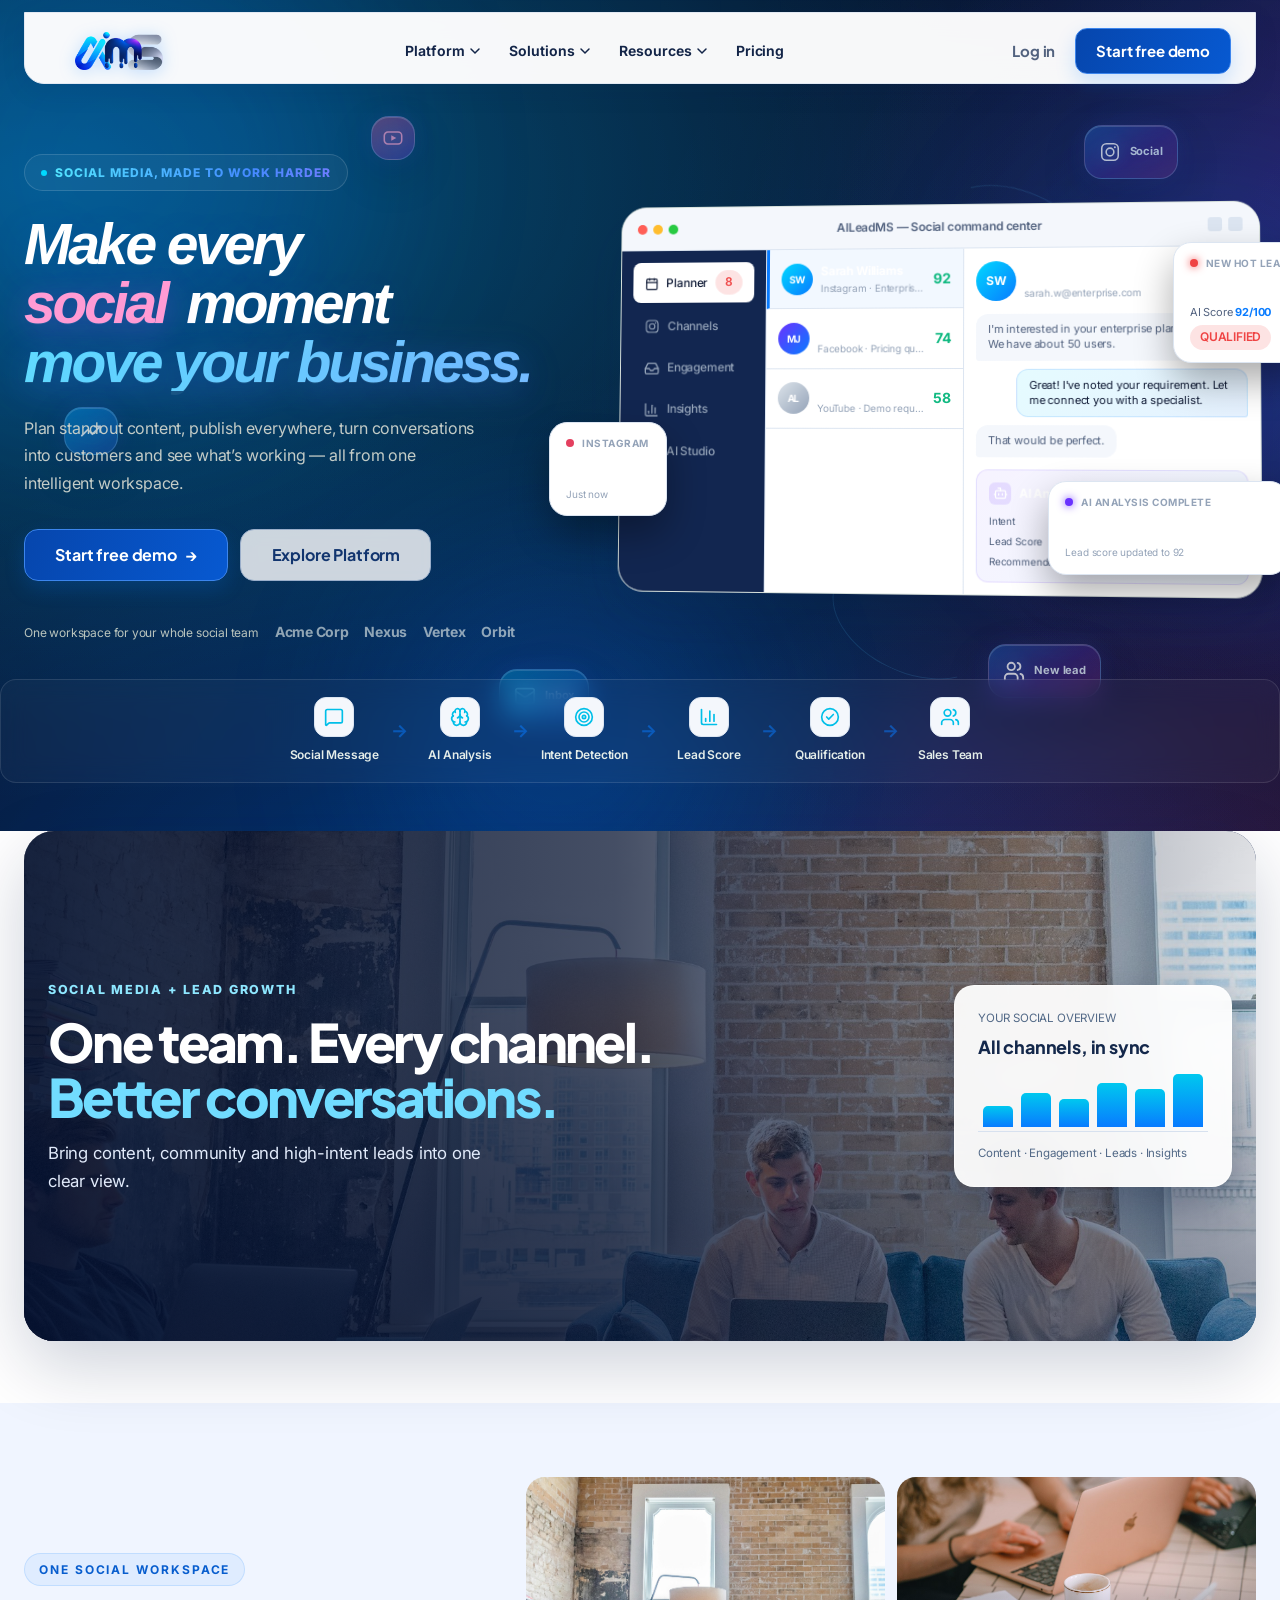
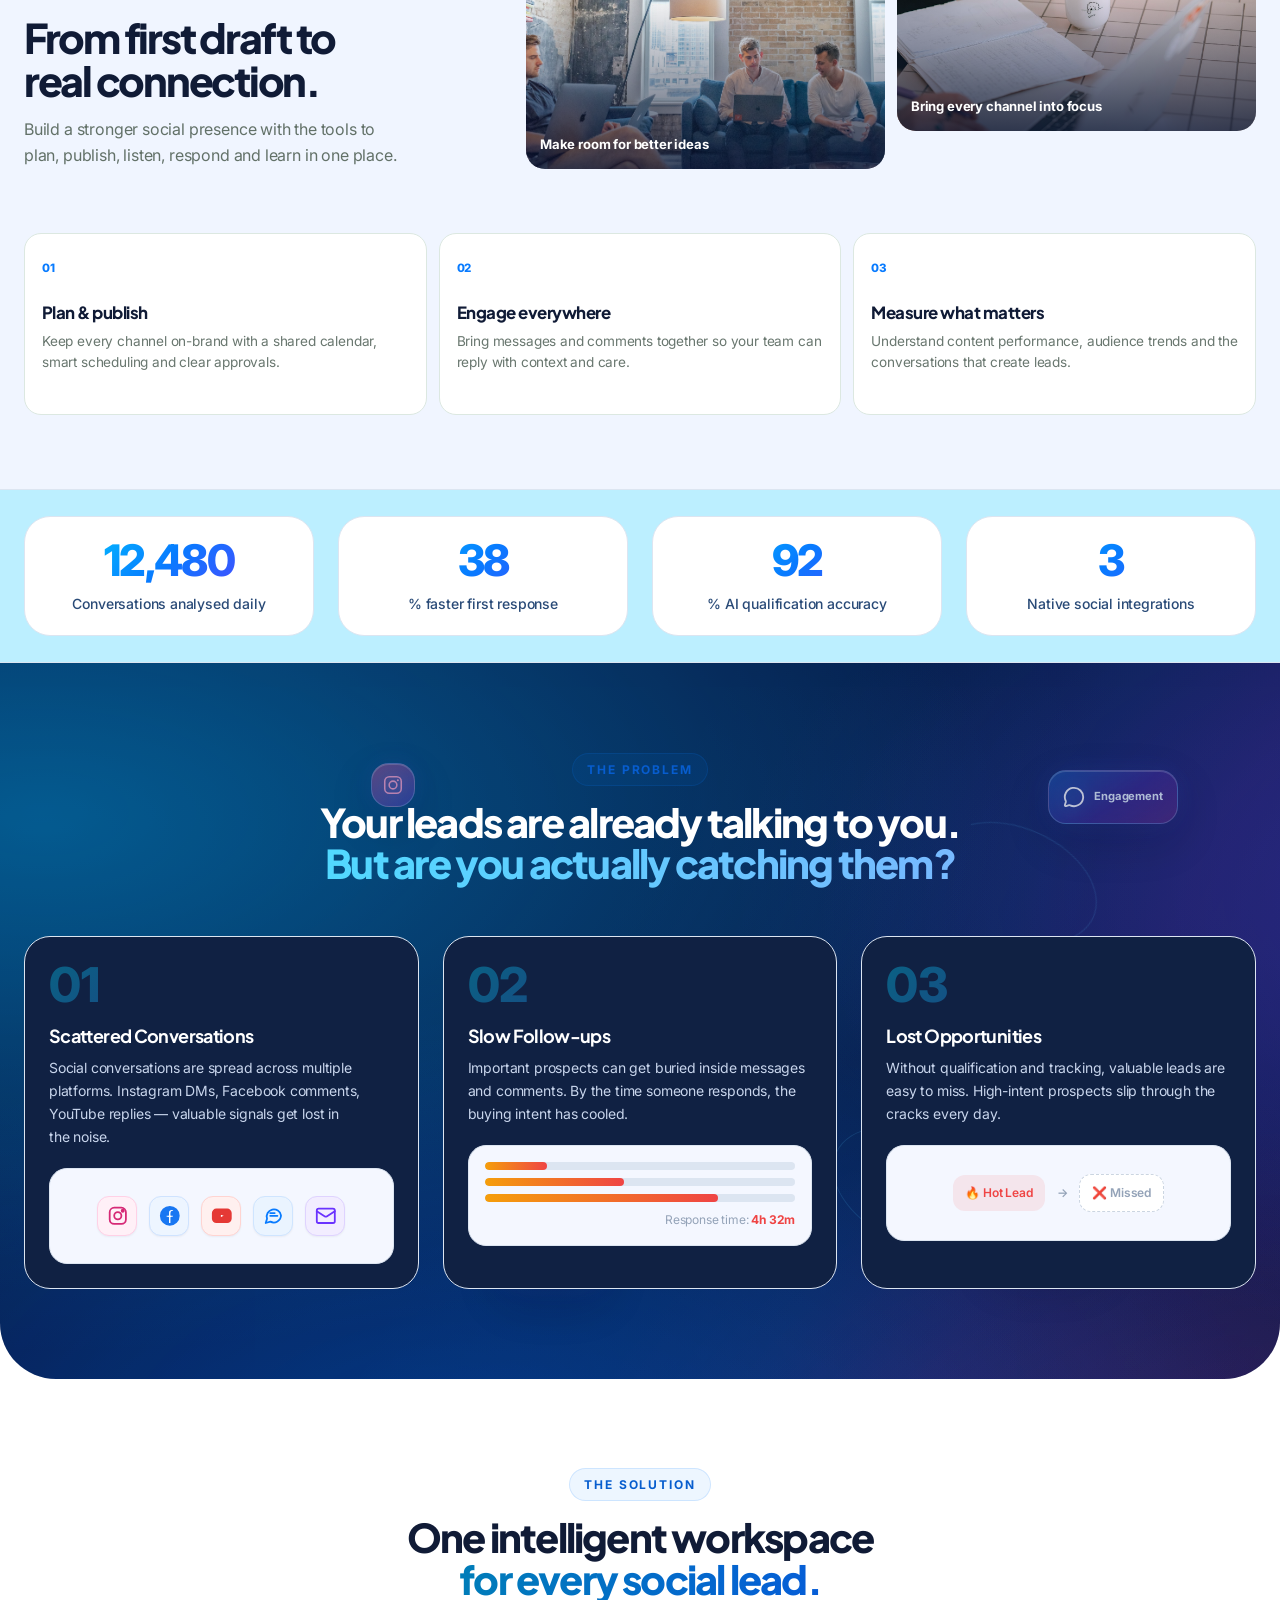
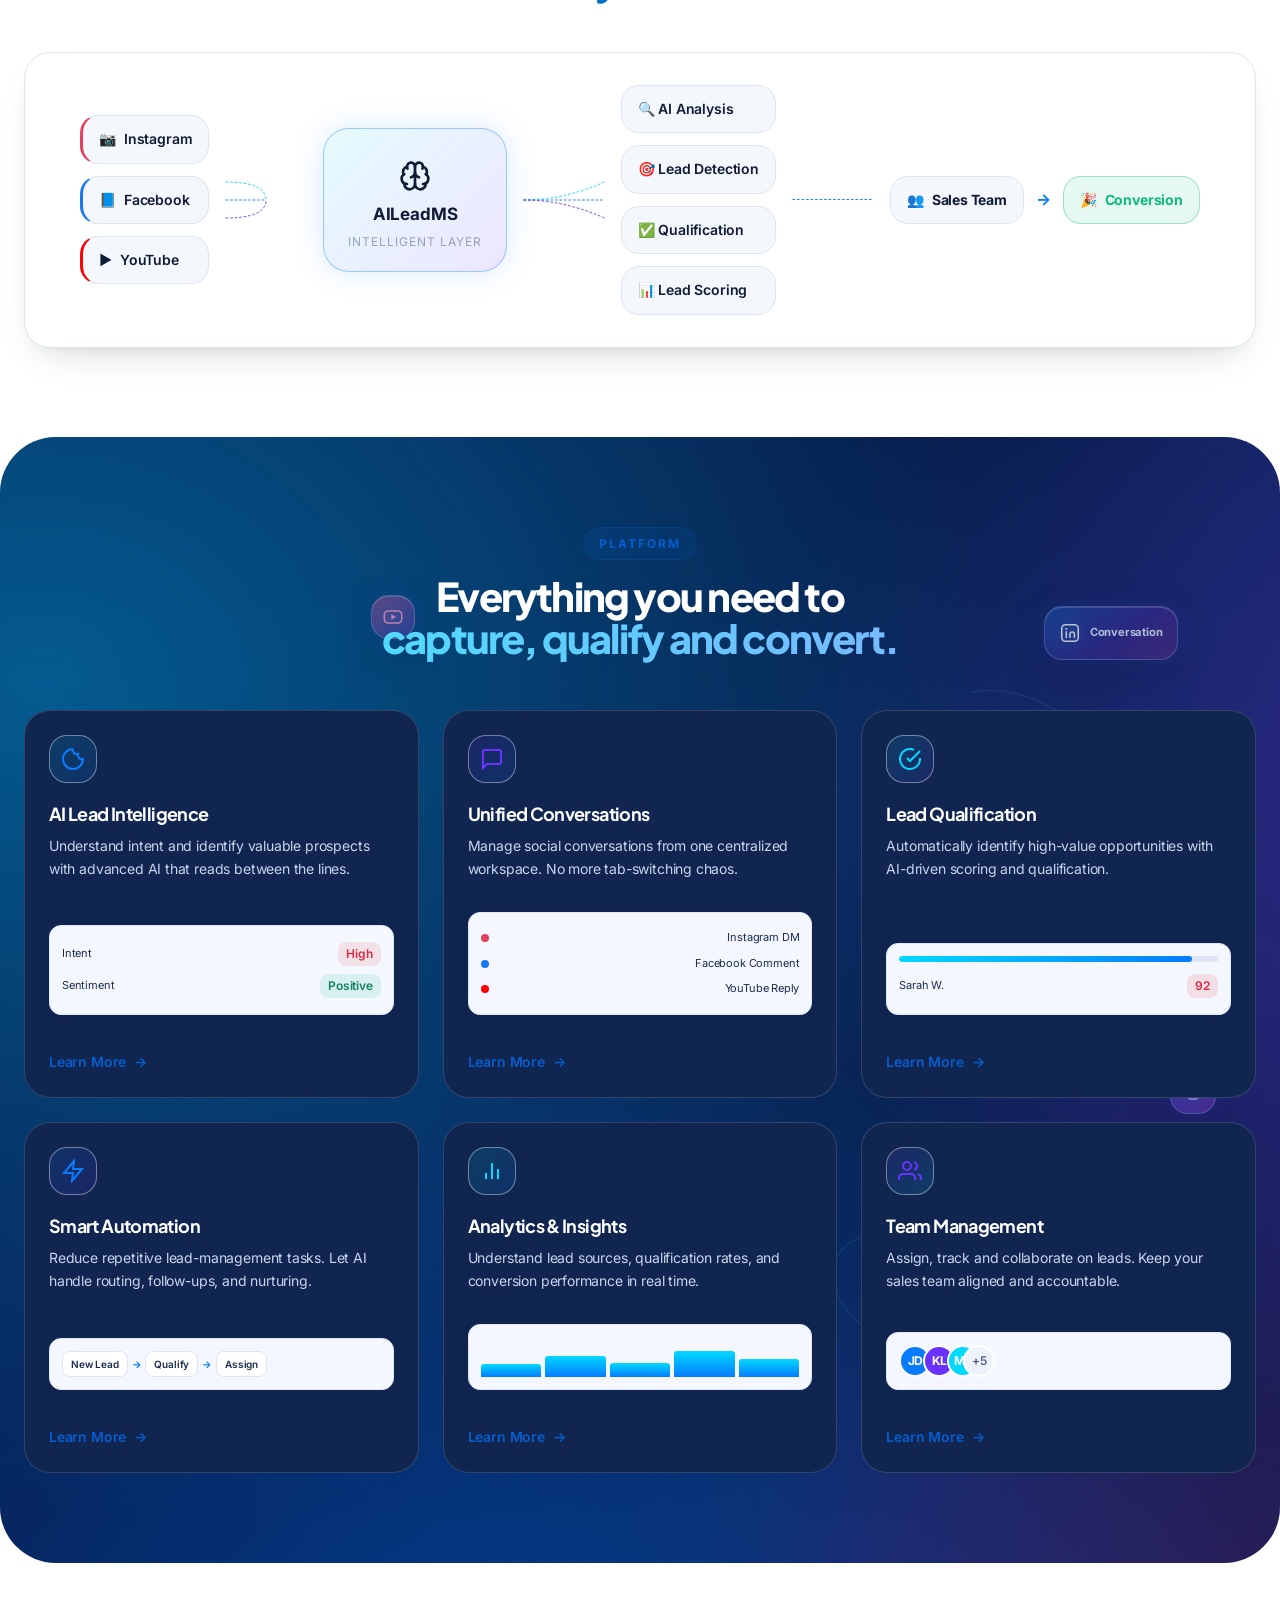
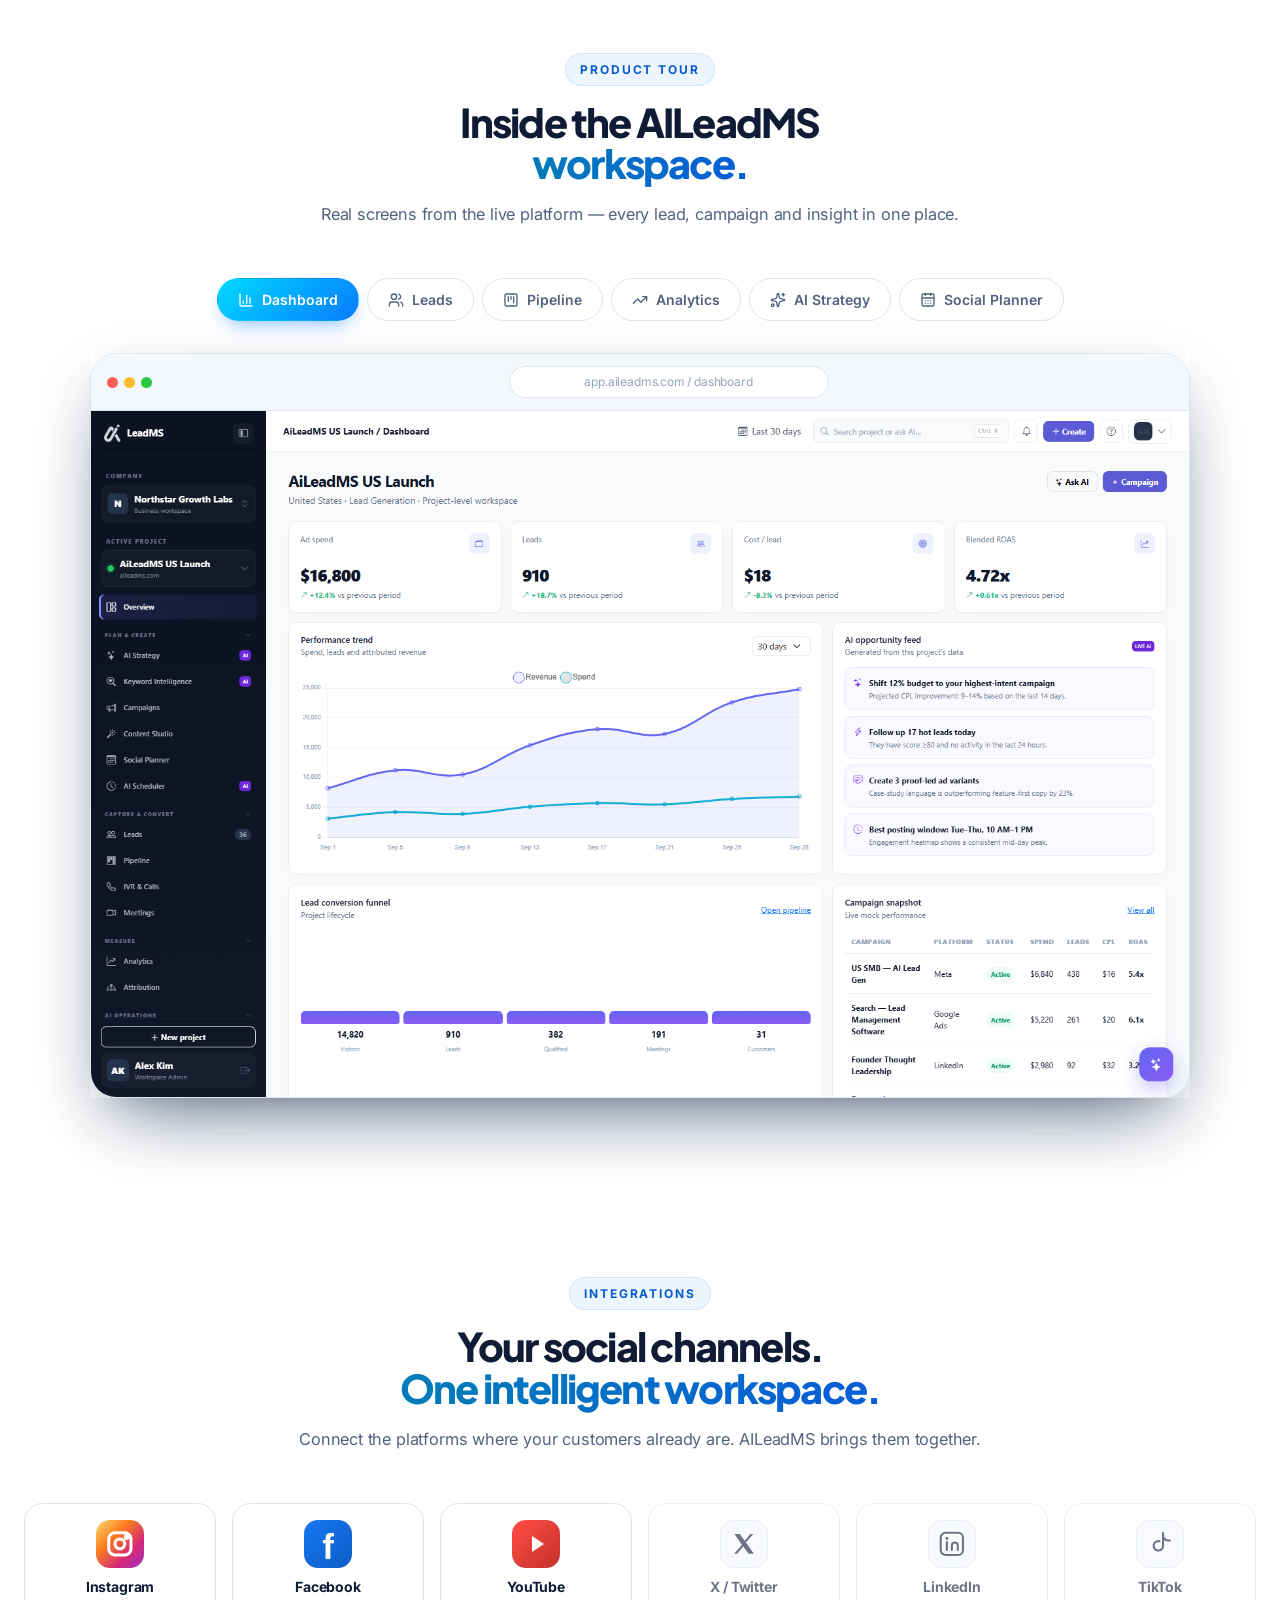
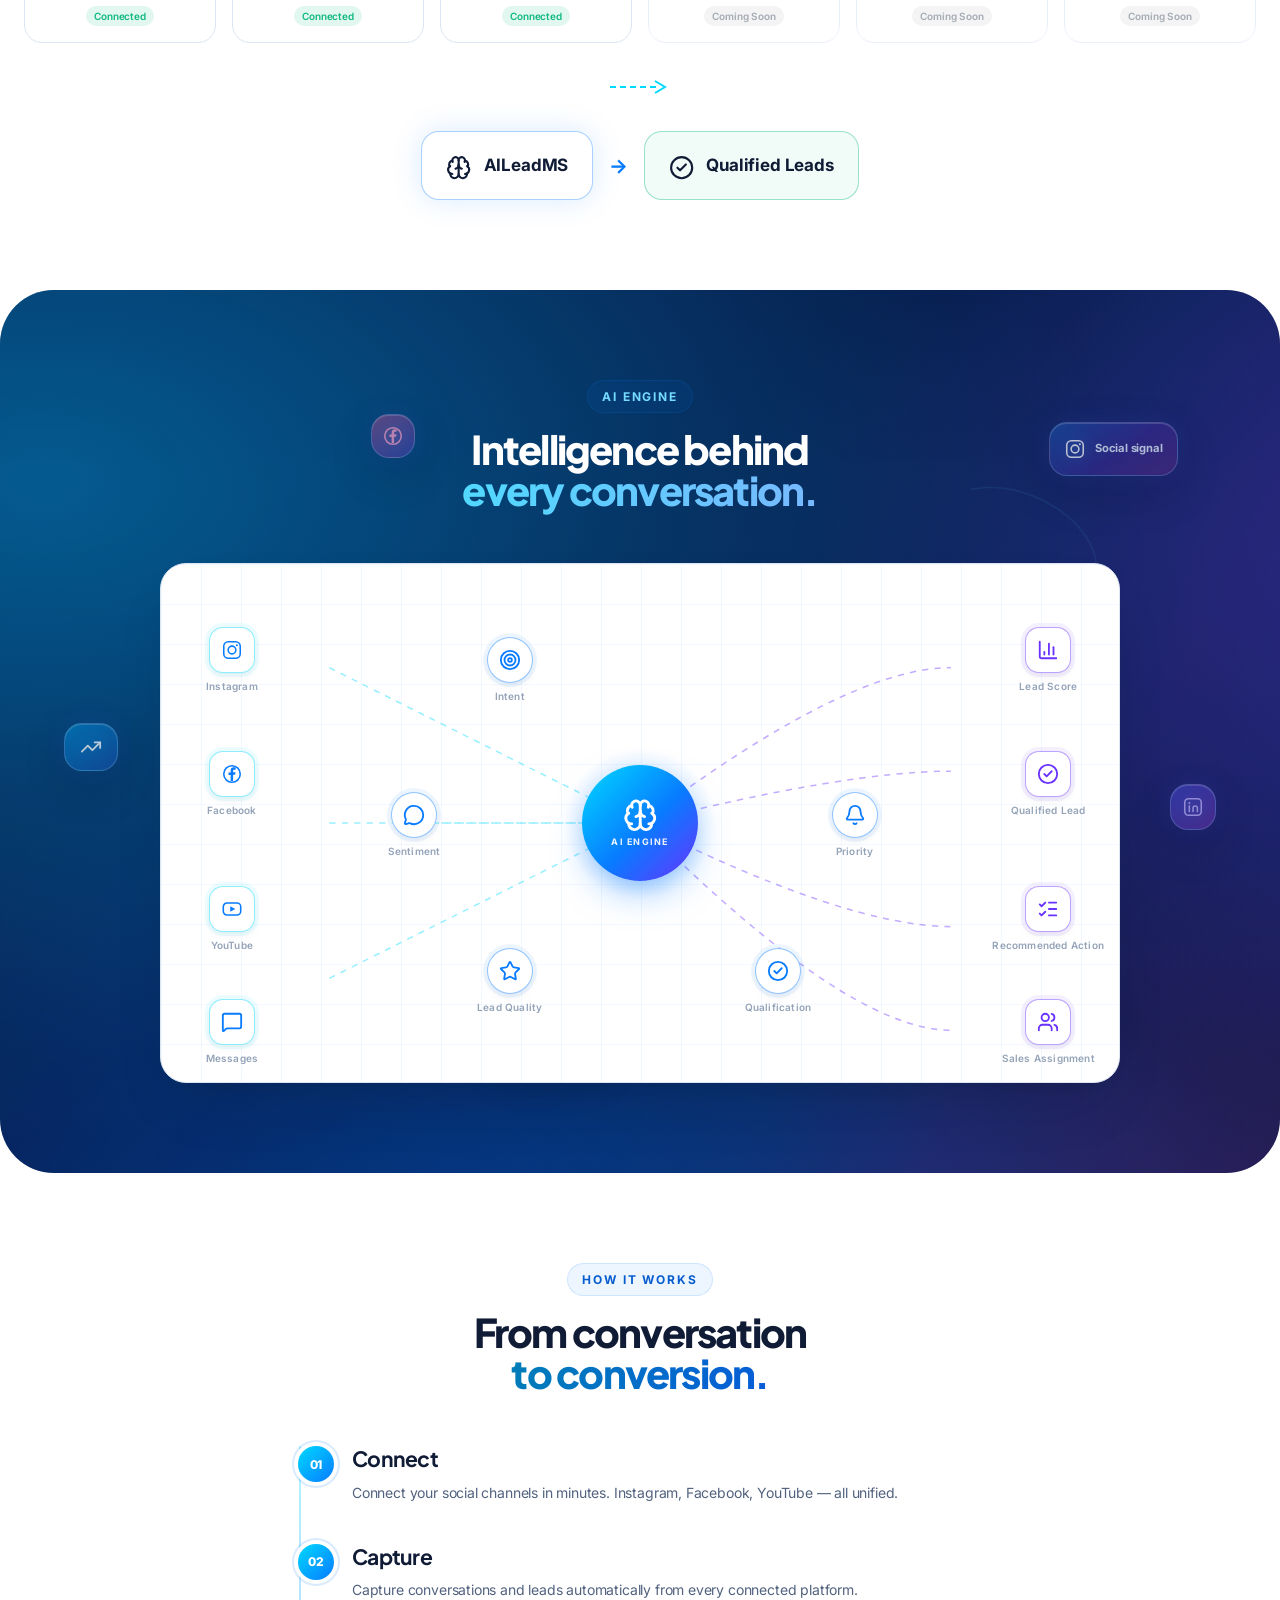
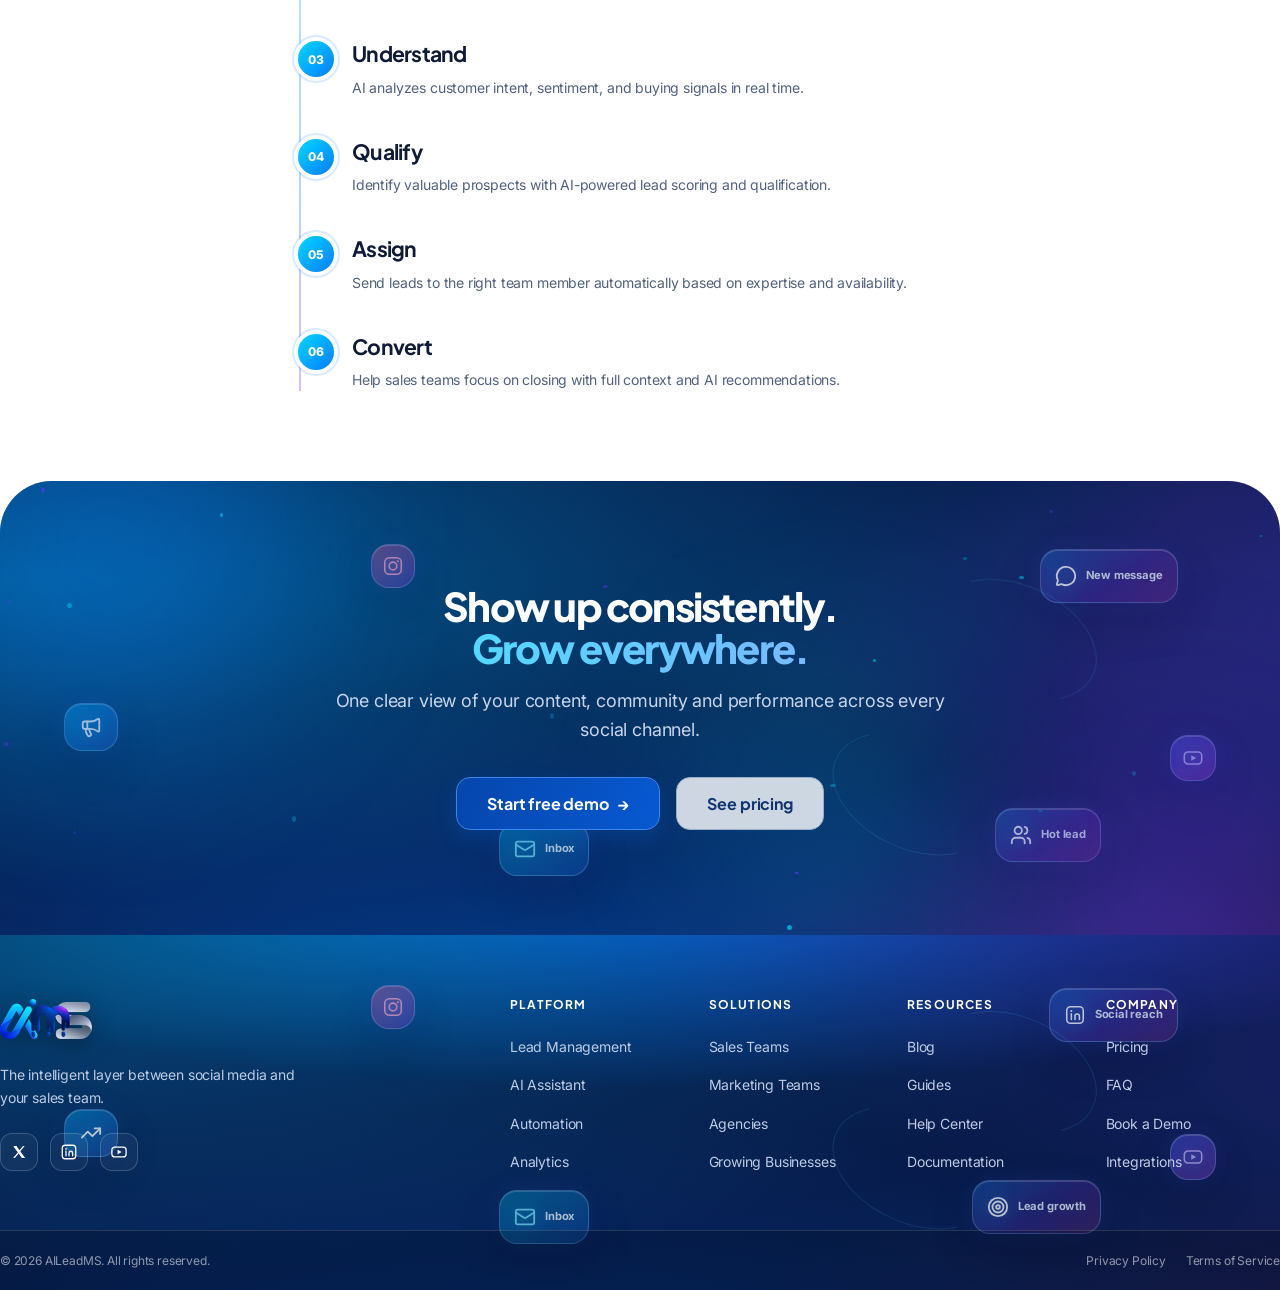
<file: index.html>
<!-- index.html -->
<!DOCTYPE html>
<html lang="en">
<head>
    <meta charset="UTF-8">
    <script>document.documentElement.classList.add('js');</script>
    <meta name="viewport" content="width=device-width, initial-scale=1.0">
    <title>AILeadMS — Social Media Management That Moves Business</title>
    <meta name="description" content="Plan, publish, engage and measure across your social channels with AILeadMS. One intelligent workspace for social media growth and lead management.">
    <!-- Open Graph -->
    <meta property="og:title" content="AILeadMS — AI-Powered Social Lead Management">
    <meta property="og:description" content="Turn every social conversation into a qualified lead with AI.">
    <meta property="og:type" content="website">
    <meta property="og:url" content="https://aileadms.com">
    <meta property="og:image" content="assets/logo/aileadms-logo.png">
    <!-- Canonical -->
    <link rel="canonical" href="https://aileadms.com">
    <!-- Fonts -->
    <link rel="preconnect" href="https://fonts.googleapis.com">
    <link rel="preconnect" href="https://fonts.gstatic.com" crossorigin>
    <link href="https://fonts.googleapis.com/css2?family=Inter:opsz,wght@14..32,400;14..32,500;14..32,600;14..32,700;14..32,800&family=Plus+Jakarta+Sans:opsz,wght@7..40,600;7..40,700;7..40,800&display=swap" rel="stylesheet">
    <!-- CSS -->
    <link rel="stylesheet" href="css/variables.css">
    <link rel="stylesheet" href="css/base.css">
    <link rel="stylesheet" href="css/components.css">
    <link rel="stylesheet" href="css/navbar.css">
    <link rel="stylesheet" href="css/hero.css">
    <link rel="stylesheet" href="css/sections.css">
    <link rel="stylesheet" href="css/animations.css">
    <link rel="stylesheet" href="css/responsive.css">
    <link rel="stylesheet" href="css/refresh.css">
    <!-- Favicon -->
    <link rel="icon" type="image/png" href="assets/logo/aileadms-logo.png">
    <link rel="stylesheet" href="css/brand-polish.css">
    <link rel="stylesheet" href="css/mobile.css">
</head>
<body>
    <!-- icon-sprite -->
    <svg class="svg-sprite" aria-hidden="true" focusable="false" xmlns="http://www.w3.org/2000/svg"><symbol id="ico-alarm-clock" viewBox="0 0 24 24" fill="none" stroke="currentColor" stroke-width="2" stroke-linecap="round" stroke-linejoin="round"><circle cx="12" cy="13" r="8" /><path d="M12 9v4l2 2" /><path d="M5 3 2 6" /><path d="m22 6-3-3" /><path d="M6.38 18.7 4 21" /><path d="M17.64 18.67 20 21" /></symbol><symbol id="ico-award" viewBox="0 0 24 24" fill="none" stroke="currentColor" stroke-width="2" stroke-linecap="round" stroke-linejoin="round"><path d="m15.477 12.89 1.515 8.526a.5.5 0 0 1-.81.47l-3.58-2.687a1 1 0 0 0-1.197 0l-3.586 2.686a.5.5 0 0 1-.81-.469l1.514-8.526" /><circle cx="12" cy="8" r="6" /></symbol><symbol id="ico-badge-check" viewBox="0 0 24 24" fill="none" stroke="currentColor" stroke-width="2" stroke-linecap="round" stroke-linejoin="round"><path d="M3.85 8.62a4 4 0 0 1 4.78-4.77 4 4 0 0 1 6.74 0 4 4 0 0 1 4.78 4.78 4 4 0 0 1 0 6.74 4 4 0 0 1-4.77 4.78 4 4 0 0 1-6.75 0 4 4 0 0 1-4.78-4.77 4 4 0 0 1 0-6.76Z" /><path d="m16 9-5.5 5.5L8 12" /></symbol><symbol id="ico-bell" viewBox="0 0 24 24" fill="none" stroke="currentColor" stroke-width="2" stroke-linecap="round" stroke-linejoin="round"><path d="M10.268 21a2 2 0 0 0 3.464 0" /><path d="M3.262 15.326A1 1 0 0 0 4 17h16a1 1 0 0 0 .74-1.673C19.41 13.956 18 12.499 18 8A6 6 0 0 0 6 8c0 4.499-1.411 5.956-2.738 7.326" /></symbol><symbol id="ico-bell-off" viewBox="0 0 24 24" fill="none" stroke="currentColor" stroke-width="2" stroke-linecap="round" stroke-linejoin="round"><path d="M10.268 21a2 2 0 0 0 3.464 0" /><path d="M17 17H4a1 1 0 0 1-.74-1.673C4.59 13.956 6 12.499 6 8a6 6 0 0 1 .258-1.742" /><path d="m2 2 20 20" /><path d="M8.668 3.01A6 6 0 0 1 18 8c0 2.687.77 4.653 1.707 6.05" /></symbol><symbol id="ico-blocks" viewBox="0 0 24 24" fill="none" stroke="currentColor" stroke-width="2" stroke-linecap="round" stroke-linejoin="round"><path d="M10 22V7a1 1 0 0 0-1-1H4a2 2 0 0 0-2 2v12a2 2 0 0 0 2 2h12a2 2 0 0 0 2-2v-5a1 1 0 0 0-1-1H2" /><rect x="14" y="2" width="8" height="8" rx="1" /></symbol><symbol id="ico-book-open" viewBox="0 0 24 24" fill="none" stroke="currentColor" stroke-width="2" stroke-linecap="round" stroke-linejoin="round"><path d="M12 5v16" /><path d="M20.001 19A2 2 0 0022 17V5a2 2 0 00-1.999-2L16 3.002A5 5 0 0012 5a5 5 0 00-4-2H4a2 2 0 00-2 2v12a2 2 0 001.999 2H8a5 5 0 014 2 5 5 0 014-2z" /></symbol><symbol id="ico-bookmark" viewBox="0 0 24 24" fill="none" stroke="currentColor" stroke-width="2" stroke-linecap="round" stroke-linejoin="round"><path d="M17 3a2 2 0 0 1 2 2v15a1 1 0 0 1-1.496.868l-4.512-2.578a2 2 0 0 0-1.984 0l-4.512 2.578A1 1 0 0 1 5 20V5a2 2 0 0 1 2-2z" /></symbol><symbol id="ico-bot" viewBox="0 0 24 24" fill="none" stroke="currentColor" stroke-width="2" stroke-linecap="round" stroke-linejoin="round"><path d="M12 8V4H8" /><rect width="16" height="12" x="4" y="8" rx="2" /><path d="M2 14h2" /><path d="M20 14h2" /><path d="M15 13v2" /><path d="M9 13v2" /></symbol><symbol id="ico-brain" viewBox="0 0 24 24" fill="none" stroke="currentColor" stroke-width="2" stroke-linecap="round" stroke-linejoin="round"><path d="M12 18V5" /><path d="M15 13a4.17 4.17 0 0 1-3-4 4.17 4.17 0 0 1-3 4" /><path d="M17.598 6.5A3 3 0 1 0 12 5a3 3 0 1 0-5.598 1.5" /><path d="M17.997 5.125a4 4 0 0 1 2.526 5.77" /><path d="M18 18a4 4 0 0 0 2-7.464" /><path d="M19.967 17.483A4 4 0 1 1 12 18a4 4 0 1 1-7.967-.517" /><path d="M6 18a4 4 0 0 1-2-7.464" /><path d="M6.003 5.125a4 4 0 0 0-2.526 5.77" /></symbol><symbol id="ico-briefcase" viewBox="0 0 24 24" fill="none" stroke="currentColor" stroke-width="2" stroke-linecap="round" stroke-linejoin="round"><path d="M16 20V4a2 2 0 0 0-2-2h-4a2 2 0 0 0-2 2v16" /><rect width="20" height="14" x="2" y="6" rx="2" /></symbol><symbol id="ico-building-2" viewBox="0 0 24 24" fill="none" stroke="currentColor" stroke-width="2" stroke-linecap="round" stroke-linejoin="round"><path d="M10 12h4" /><path d="M10 8h4" /><path d="M14 21v-3a2 2 0 0 0-4 0v3" /><path d="M6 10H4a2 2 0 0 0-2 2v7a2 2 0 0 0 2 2h16a2 2 0 0 0 2-2V9a2 2 0 0 0-2-2h-2" /><path d="M6 21V5a2 2 0 0 1 2-2h8a2 2 0 0 1 2 2v16" /></symbol><symbol id="ico-calendar" viewBox="0 0 24 24" fill="none" stroke="currentColor" stroke-width="2" stroke-linecap="round" stroke-linejoin="round"><path d="M8 2v3" /><path d="M16 2v3" /><rect x="3" y="3" width="18" height="18" rx="2" /><path d="M3 9h18" /></symbol><symbol id="ico-calendar-days" viewBox="0 0 24 24" fill="none" stroke="currentColor" stroke-width="2" stroke-linecap="round" stroke-linejoin="round"><path d="M8 2v3" /><path d="M16 2v3" /><rect x="3" y="3" width="18" height="18" rx="2" /><path d="M3 9h18" /><path d="M8 13h.01" /><path d="M12 13h.01" /><path d="M16 13h.01" /><path d="M8 17h.01" /><path d="M12 17h.01" /><path d="M16 17h.01" /></symbol><symbol id="ico-camera" viewBox="0 0 24 24" fill="none" stroke="currentColor" stroke-width="2" stroke-linecap="round" stroke-linejoin="round"><path d="M13.997 4a2 2 0 0 1 1.76 1.05l.486.9A2 2 0 0 0 18.003 7H20a2 2 0 0 1 2 2v9a2 2 0 0 1-2 2H4a2 2 0 0 1-2-2V9a2 2 0 0 1 2-2h1.997a2 2 0 0 0 1.759-1.048l.489-.904A2 2 0 0 1 10.004 4z" /><circle cx="12" cy="13" r="3" /></symbol><symbol id="ico-chart-column" viewBox="0 0 24 24" fill="none" stroke="currentColor" stroke-width="2" stroke-linecap="round" stroke-linejoin="round"><path d="M3 3v16a2 2 0 0 0 2 2h16" /><path d="M18 17V9" /><path d="M13 17V5" /><path d="M8 17v-3" /></symbol><symbol id="ico-circle-alert" viewBox="0 0 24 24" fill="none" stroke="currentColor" stroke-width="2" stroke-linecap="round" stroke-linejoin="round"><circle cx="12" cy="12" r="10" /><line x1="12" x2="12" y1="8" y2="12" /><line x1="12" x2="12.01" y1="16" y2="16" /></symbol><symbol id="ico-circle-check" viewBox="0 0 24 24" fill="none" stroke="currentColor" stroke-width="2" stroke-linecap="round" stroke-linejoin="round"><circle cx="12" cy="12" r="10" /><path d="m16 9-5.5 5.5L8 12" /></symbol><symbol id="ico-circle-help" viewBox="0 0 24 24" fill="none" stroke="currentColor" stroke-width="2" stroke-linecap="round" stroke-linejoin="round"><circle cx="12" cy="12" r="10" /><path d="M9.09 9a3 3 0 0 1 5.83 1c0 2-3 3-3 3" /><path d="M12 17h.01" /></symbol><symbol id="ico-clock" viewBox="0 0 24 24" fill="none" stroke="currentColor" stroke-width="2" stroke-linecap="round" stroke-linejoin="round"><circle cx="12" cy="12" r="10" /><path d="M12 6v6l4 2" /></symbol><symbol id="ico-command" viewBox="0 0 24 24" fill="none" stroke="currentColor" stroke-width="2" stroke-linecap="round" stroke-linejoin="round"><path d="M15 6v12a3 3 0 1 0 3-3H6a3 3 0 1 0 3 3V6a3 3 0 1 0-3 3h12a3 3 0 1 0-3-3" /></symbol><symbol id="ico-contact" viewBox="0 0 24 24" fill="none" stroke="currentColor" stroke-width="2" stroke-linecap="round" stroke-linejoin="round"><path d="M16 2v2" /><path d="M7 21v-2a2 2 0 012-2h6a2 2 0 012 2v2" /><path d="M8 2v2" /><circle cx="12" cy="10" r="3" /><rect x="3" y="3" width="18" height="18" rx="2" /></symbol><symbol id="ico-credit-card" viewBox="0 0 24 24" fill="none" stroke="currentColor" stroke-width="2" stroke-linecap="round" stroke-linejoin="round"><rect width="20" height="14" x="2" y="5" rx="2" /><line x1="2" x2="22" y1="10" y2="10" /><path d="M6 14h2" /></symbol><symbol id="ico-dollar-sign" viewBox="0 0 24 24" fill="none" stroke="currentColor" stroke-width="2" stroke-linecap="round" stroke-linejoin="round"><line x1="12" x2="12" y1="2" y2="22" /><path d="M17 5H9.5a3.5 3.5 0 0 0 0 7h5a3.5 3.5 0 0 1 0 7H6" /></symbol><symbol id="ico-facebook" viewBox="0 0 24 24" fill="none" stroke="currentColor" stroke-width="1.7" stroke-linecap="round" stroke-linejoin="round"><circle cx="12" cy="12" r="9"/><path fill="currentColor" stroke="none" d="M13.2 19.6v-6.7h2.2l.4-2.7h-2.6V8.55c0-.78.28-1.3 1.36-1.3h1.4V4.85c-.24-.03-1.07-.1-2.03-.1-2.01 0-3.39 1.23-3.39 3.48v2.07H8.2v2.7h2.34v6.7z"/></symbol><symbol id="ico-fast-forward" viewBox="0 0 24 24" fill="none" stroke="currentColor" stroke-width="2" stroke-linecap="round" stroke-linejoin="round"><path d="M12 6a2 2 0 0 1 3.414-1.414l6 6a2 2 0 0 1 0 2.828l-6 6A2 2 0 0 1 12 18z" /><path d="M2 6a2 2 0 0 1 3.414-1.414l6 6a2 2 0 0 1 0 2.828l-6 6A2 2 0 0 1 2 18z" /></symbol><symbol id="ico-file-text" viewBox="0 0 24 24" fill="none" stroke="currentColor" stroke-width="2" stroke-linecap="round" stroke-linejoin="round"><path d="M6 22a2 2 0 0 1-2-2V4a2 2 0 0 1 2-2h8a2.4 2.4 0 0 1 1.704.706l3.588 3.588A2.4 2.4 0 0 1 20 8v12a2 2 0 0 1-2 2z" /><path d="M14 2v5a1 1 0 0 0 1 1h5" /><path d="M10 9H8" /><path d="M16 13H8" /><path d="M16 17H8" /></symbol><symbol id="ico-flag" viewBox="0 0 24 24" fill="none" stroke="currentColor" stroke-width="2" stroke-linecap="round" stroke-linejoin="round"><path d="M4 22V4a1 1 0 0 1 .4-.8A6 6 0 0 1 8 2c3 0 5 2 7.333 2q2 0 3.067-.8A1 1 0 0 1 20 4v10a1 1 0 0 1-.4.8A6 6 0 0 1 16 16c-3 0-5-2-8-2a6 6 0 0 0-4 1.528" /></symbol><symbol id="ico-flame" viewBox="0 0 24 24" fill="none" stroke="currentColor" stroke-width="2" stroke-linecap="round" stroke-linejoin="round"><path d="M12 3q1 4 4 6.5t3 5.5a1 1 0 0 1-14 0 5 5 0 0 1 1-3 1 1 0 0 0 5 0c0-2-1.5-3-1.5-5q0-2 2.5-4" /></symbol><symbol id="ico-folder" viewBox="0 0 24 24" fill="none" stroke="currentColor" stroke-width="2" stroke-linecap="round" stroke-linejoin="round"><path d="M20 20a2 2 0 0 0 2-2V8a2 2 0 0 0-2-2h-7.9a2 2 0 0 1-1.69-.9L9.6 3.9A2 2 0 0 0 7.93 3H4a2 2 0 0 0-2 2v13a2 2 0 0 0 2 2Z" /></symbol><symbol id="ico-gauge" viewBox="0 0 24 24" fill="none" stroke="currentColor" stroke-width="2" stroke-linecap="round" stroke-linejoin="round"><path d="m12 14 4-4" /><path d="M3.34 19a10 10 0 1 1 17.32 0" /></symbol><symbol id="ico-git-branch" viewBox="0 0 24 24" fill="none" stroke="currentColor" stroke-width="2" stroke-linecap="round" stroke-linejoin="round"><path d="M15 6a9 9 0 0 0-9 9V3" /><circle cx="18" cy="6" r="3" /><circle cx="6" cy="18" r="3" /></symbol><symbol id="ico-globe" viewBox="0 0 24 24" fill="none" stroke="currentColor" stroke-width="2" stroke-linecap="round" stroke-linejoin="round"><circle cx="12" cy="12" r="10" /><path d="M12 2a14.5 14.5 0 0 0 0 20 14.5 14.5 0 0 0 0-20" /><path d="M2 12h20" /></symbol><symbol id="ico-handshake" viewBox="0 0 24 24" fill="none" stroke="currentColor" stroke-width="2" stroke-linecap="round" stroke-linejoin="round"><path d="m11 17 2 2a1 1 0 1 0 3-3" /><path d="m14 14 2.5 2.5a1 1 0 1 0 3-3l-3.88-3.88a3 3 0 0 0-4.24 0l-.88.88a1 1 0 1 1-3-3l2.81-2.81a5.79 5.79 0 0 1 7.06-.87l.47.28a2 2 0 0 0 1.42.25L21 4" /><path d="m21 3 1 11h-2" /><path d="M3 3 2 14l6.5 6.5a1 1 0 1 0 3-3" /><path d="M3 4h8" /></symbol><symbol id="ico-image" viewBox="0 0 24 24" fill="none" stroke="currentColor" stroke-width="2" stroke-linecap="round" stroke-linejoin="round"><rect width="18" height="18" x="3" y="3" rx="2" ry="2" /><circle cx="9" cy="9" r="2" /><path d="m21 15-3.086-3.086a2 2 0 0 0-2.828 0L6 21" /></symbol><symbol id="ico-inbox" viewBox="0 0 24 24" fill="none" stroke="currentColor" stroke-width="2" stroke-linecap="round" stroke-linejoin="round"><polyline points="22 12 16 12 14 15 10 15 8 12 2 12" /><path d="M5.45 5.11 2 12v6a2 2 0 0 0 2 2h16a2 2 0 0 0 2-2v-6l-3.45-6.89A2 2 0 0 0 16.76 4H7.24a2 2 0 0 0-1.79 1.11z" /></symbol><symbol id="ico-instagram" viewBox="0 0 24 24" fill="none" stroke="currentColor" stroke-width="1.7" stroke-linecap="round" stroke-linejoin="round"><rect x="3" y="3" width="18" height="18" rx="5"/><circle cx="12" cy="12" r="4.2"/><circle cx="17.3" cy="6.7" r="1.1" fill="currentColor" stroke="none"/></symbol><symbol id="ico-key" viewBox="0 0 24 24" fill="none" stroke="currentColor" stroke-width="2" stroke-linecap="round" stroke-linejoin="round"><path d="m2 21 9.6-9.6" /><path d="m7.5 15.5 2.3 2.3a1 1 0 0 1 0 1.4l-2.1 2.1a1 1 0 0 1-1.4 0L4 19" /><circle cx="15.5" cy="7.5" r="5.5" /></symbol><symbol id="ico-lightbulb" viewBox="0 0 24 24" fill="none" stroke="currentColor" stroke-width="2" stroke-linecap="round" stroke-linejoin="round"><path d="M15 14c.2-1 .7-1.7 1.5-2.5 1-.9 1.5-2.2 1.5-3.5A6 6 0 0 0 6 8c0 1 .2 2.2 1.5 3.5.7.7 1.3 1.5 1.5 2.5" /><path d="M9 18h6" /><path d="M10 22h4" /></symbol><symbol id="ico-link-2" viewBox="0 0 24 24" fill="none" stroke="currentColor" stroke-width="2" stroke-linecap="round" stroke-linejoin="round"><path d="M9 17H7A5 5 0 0 1 7 7h2" /><path d="M15 7h2a5 5 0 1 1 0 10h-2" /><line x1="8" x2="16" y1="12" y2="12" /></symbol><symbol id="ico-linkedin" viewBox="0 0 24 24" fill="none" stroke="currentColor" stroke-width="1.7" stroke-linecap="round" stroke-linejoin="round"><rect x="3" y="3" width="18" height="18" rx="4"/><path d="M8 10.6V17"/><circle cx="8" cy="7.7" r="1.15" fill="currentColor" stroke="none"/><path d="M12 17v-3.7a2.4 2.4 0 0 1 4.8 0V17"/></symbol><symbol id="ico-list-checks" viewBox="0 0 24 24" fill="none" stroke="currentColor" stroke-width="2" stroke-linecap="round" stroke-linejoin="round"><path d="M13 5h8" /><path d="M13 12h8" /><path d="M13 19h8" /><path d="m3 17 2 2 4-4" /><path d="m3 7 2 2 4-4" /></symbol><symbol id="ico-lock" viewBox="0 0 24 24" fill="none" stroke="currentColor" stroke-width="2" stroke-linecap="round" stroke-linejoin="round"><rect width="18" height="11" x="3" y="11" rx="2" ry="2" /><path d="M7 11V7a5 5 0 0 1 10 0v4" /></symbol><symbol id="ico-mail" viewBox="0 0 24 24" fill="none" stroke="currentColor" stroke-width="2" stroke-linecap="round" stroke-linejoin="round"><path d="m22 7-8.991 5.727a2 2 0 0 1-2.009 0L2 7" /><rect x="2" y="4" width="20" height="16" rx="2" /></symbol><symbol id="ico-map-pin" viewBox="0 0 24 24" fill="none" stroke="currentColor" stroke-width="2" stroke-linecap="round" stroke-linejoin="round"><path d="M20 10c0 4.993-5.539 10.193-7.399 11.799a1 1 0 0 1-1.202 0C9.539 20.193 4 14.993 4 10a8 8 0 0 1 16 0" /><circle cx="12" cy="10" r="3" /></symbol><symbol id="ico-megaphone" viewBox="0 0 24 24" fill="none" stroke="currentColor" stroke-width="2" stroke-linecap="round" stroke-linejoin="round"><path d="M11 6a13 13 0 0 0 8.4-2.8A1 1 0 0 1 21 4v12a1 1 0 0 1-1.6.8A13 13 0 0 0 11 14H5a2 2 0 0 1-2-2V8a2 2 0 0 1 2-2z" /><path d="M6 14a12 12 0 0 0 2.4 7.2 2 2 0 0 0 3.2-2.4A8 8 0 0 1 10 14" /><path d="M8 6v8" /></symbol><symbol id="ico-message-circle" viewBox="0 0 24 24" fill="none" stroke="currentColor" stroke-width="2" stroke-linecap="round" stroke-linejoin="round"><path d="M2.992 16.342a2 2 0 0 1 .094 1.167l-1.065 3.29a1 1 0 0 0 1.236 1.168l3.413-.998a2 2 0 0 1 1.099.092 10 10 0 1 0-4.777-4.719" /></symbol><symbol id="ico-message-square" viewBox="0 0 24 24" fill="none" stroke="currentColor" stroke-width="2" stroke-linecap="round" stroke-linejoin="round"><path d="M22 17a2 2 0 0 1-2 2H6.828a2 2 0 0 0-1.414.586l-2.202 2.202A.71.71 0 0 1 2 21.286V5a2 2 0 0 1 2-2h16a2 2 0 0 1 2 2z" /></symbol><symbol id="ico-monitor" viewBox="0 0 24 24" fill="none" stroke="currentColor" stroke-width="2" stroke-linecap="round" stroke-linejoin="round"><rect width="20" height="14" x="2" y="3" rx="2" /><line x1="8" x2="16" y1="21" y2="21" /><line x1="12" x2="12" y1="17" y2="21" /></symbol><symbol id="ico-network" viewBox="0 0 24 24" fill="none" stroke="currentColor" stroke-width="2" stroke-linecap="round" stroke-linejoin="round"><rect x="16" y="16" width="6" height="6" rx="1" /><rect x="2" y="16" width="6" height="6" rx="1" /><rect x="9" y="2" width="6" height="6" rx="1" /><path d="M5 16v-3a1 1 0 0 1 1-1h12a1 1 0 0 1 1 1v3" /><path d="M12 12V8" /></symbol><symbol id="ico-package" viewBox="0 0 24 24" fill="none" stroke="currentColor" stroke-width="2" stroke-linecap="round" stroke-linejoin="round"><path d="M11 21.73a2 2 0 0 0 2 0l7-4A2 2 0 0 0 21 16V8a2 2 0 0 0-1-1.73l-7-4a2 2 0 0 0-2 0l-7 4A2 2 0 0 0 3 8v8a2 2 0 0 0 1 1.73z" /><path d="M12 22V12" /><polyline points="3.29 7 12 12 20.71 7" /><path d="m7.5 4.27 9 5.15" /></symbol><symbol id="ico-palette" viewBox="0 0 24 24" fill="none" stroke="currentColor" stroke-width="2" stroke-linecap="round" stroke-linejoin="round"><path d="M12 22a1 1 0 0 1 0-20 10 9 0 0 1 10 9 5 5 0 0 1-5 5h-2.25a1.75 1.75 0 0 0-1.4 2.8l.3.4a1.75 1.75 0 0 1-1.4 2.8z" /><circle cx="13.5" cy="6.5" r=".5" fill="currentColor" /><circle cx="17.5" cy="10.5" r=".5" fill="currentColor" /><circle cx="6.5" cy="12.5" r=".5" fill="currentColor" /><circle cx="8.5" cy="7.5" r=".5" fill="currentColor" /></symbol><symbol id="ico-pen-line" viewBox="0 0 24 24" fill="none" stroke="currentColor" stroke-width="2" stroke-linecap="round" stroke-linejoin="round"><path d="M13 21h8" /><path d="M21.174 6.812a1 1 0 0 0-3.986-3.987L3.842 16.174a2 2 0 0 0-.5.83l-1.321 4.352a.5.5 0 0 0 .623.622l4.353-1.32a2 2 0 0 0 .83-.497z" /></symbol><symbol id="ico-puzzle" viewBox="0 0 24 24" fill="none" stroke="currentColor" stroke-width="2" stroke-linecap="round" stroke-linejoin="round"><path d="M15.39 4.39a1 1 0 0 0 1.68-.474 2.5 2.5 0 1 1 3.014 3.015 1 1 0 0 0-.474 1.68l1.683 1.682a2.414 2.414 0 0 1 0 3.414L19.61 15.39a1 1 0 0 1-1.68-.474 2.5 2.5 0 1 0-3.014 3.015 1 1 0 0 1 .474 1.68l-1.683 1.682a2.414 2.414 0 0 1-3.414 0L8.61 19.61a1 1 0 0 0-1.68.474 2.5 2.5 0 1 1-3.014-3.015 1 1 0 0 0 .474-1.68l-1.683-1.682a2.414 2.414 0 0 1 0-3.414L4.39 8.61a1 1 0 0 1 1.68.474 2.5 2.5 0 1 0 3.014-3.015 1 1 0 0 1-.474-1.68l1.683-1.682a2.414 2.414 0 0 1 3.414 0z" /></symbol><symbol id="ico-refresh-cw" viewBox="0 0 24 24" fill="none" stroke="currentColor" stroke-width="2" stroke-linecap="round" stroke-linejoin="round"><path d="M3 12a9 9 0 0 1 9-9 9.75 9.75 0 0 1 6.74 2.74L21 8" /><path d="M21 3v5h-5" /><path d="M21 12a9 9 0 0 1-9 9 9.75 9.75 0 0 1-6.74-2.74L3 16" /><path d="M8 16H3v5" /></symbol><symbol id="ico-rocket" viewBox="0 0 24 24" fill="none" stroke="currentColor" stroke-width="2" stroke-linecap="round" stroke-linejoin="round"><path d="M12 15v5s3.03-.55 4-2c1.08-1.62 0-5 0-5" /><path d="M4.5 16.5c-1.5 1.26-2 5-2 5s3.74-.5 5-2c.71-.84.7-2.13-.09-2.91a2.18 2.18 0 0 0-2.91-.09" /><path d="M9 12a22 22 0 0 1 2-3.95A12.88 12.88 0 0 1 22 2c0 2.72-.78 7.5-6 11a22.4 22.4 0 0 1-4 2z" /><path d="M9 12H4s.55-3.03 2-4c1.62-1.08 5 .05 5 .05" /></symbol><symbol id="ico-route" viewBox="0 0 24 24" fill="none" stroke="currentColor" stroke-width="2" stroke-linecap="round" stroke-linejoin="round"><circle cx="6" cy="19" r="3" /><path d="M9 19h8.5a3.5 3.5 0 0 0 0-7h-11a3.5 3.5 0 0 1 0-7H15" /><circle cx="18" cy="5" r="3" /></symbol><symbol id="ico-search" viewBox="0 0 24 24" fill="none" stroke="currentColor" stroke-width="2" stroke-linecap="round" stroke-linejoin="round"><path d="m21 21-4.34-4.34" /><circle cx="11" cy="11" r="8" /></symbol><symbol id="ico-settings" viewBox="0 0 24 24" fill="none" stroke="currentColor" stroke-width="2" stroke-linecap="round" stroke-linejoin="round"><path d="M9.671 4.136a2.34 2.34 0 0 1 4.659 0 2.34 2.34 0 0 0 3.319 1.915 2.34 2.34 0 0 1 2.33 4.033 2.34 2.34 0 0 0 0 3.831 2.34 2.34 0 0 1-2.33 4.033 2.34 2.34 0 0 0-3.319 1.915 2.34 2.34 0 0 1-4.659 0 2.34 2.34 0 0 0-3.32-1.915 2.34 2.34 0 0 1-2.33-4.033 2.34 2.34 0 0 0 0-3.831A2.34 2.34 0 0 1 6.35 6.051a2.34 2.34 0 0 0 3.319-1.915" /><circle cx="12" cy="12" r="3" /></symbol><symbol id="ico-shield" viewBox="0 0 24 24" fill="none" stroke="currentColor" stroke-width="2" stroke-linecap="round" stroke-linejoin="round"><path d="M20 13c0 5-3.5 7.5-7.66 8.95a1 1 0 0 1-.67-.01C7.5 20.5 4 18 4 13V6a1 1 0 0 1 1-1c2 0 4.5-1.2 6.24-2.72a1.17 1.17 0 0 1 1.52 0C14.51 3.81 17 5 19 5a1 1 0 0 1 1 1z" /></symbol><symbol id="ico-slack" viewBox="0 0 24 24" fill="none" stroke="currentColor" stroke-width="1.7" stroke-linecap="round" stroke-linejoin="round"><path d="M9 3.5a1.7 1.7 0 1 1 3.4 0V12a1.7 1.7 0 1 1-3.4 0z"/><path d="M15.7 9a1.7 1.7 0 1 1 0 3.4H7.3a1.7 1.7 0 1 1 0-3.4z" transform="translate(0 -2)"/><path d="M20.5 15a1.7 1.7 0 1 1-3.4 0V6.5a1.7 1.7 0 1 1 3.4 0z"/><path d="M3.5 18.5a1.7 1.7 0 1 1 0-3.4H12a1.7 1.7 0 1 1 0 3.4z"/></symbol><symbol id="ico-smartphone" viewBox="0 0 24 24" fill="none" stroke="currentColor" stroke-width="2" stroke-linecap="round" stroke-linejoin="round"><rect width="14" height="20" x="5" y="2" rx="2" ry="2" /><path d="M12 18h.01" /></symbol><symbol id="ico-snowflake" viewBox="0 0 24 24" fill="none" stroke="currentColor" stroke-width="2" stroke-linecap="round" stroke-linejoin="round"><path d="m10 20-1.25-2.5L6 18" /><path d="M10 4 8.75 6.5 6 6" /><path d="m14 20 1.25-2.5L18 18" /><path d="m14 4 1.25 2.5L18 6" /><path d="m17 21-3-6h-4" /><path d="m17 3-3 6 1.5 3" /><path d="M2 12h6.5L10 9" /><path d="m20 10-1.5 2 1.5 2" /><path d="M22 12h-6.5L14 15" /><path d="m4 10 1.5 2L4 14" /><path d="m7 21 3-6-1.5-3" /><path d="m7 3 3 6h4" /></symbol><symbol id="ico-sparkles" viewBox="0 0 24 24" fill="none" stroke="currentColor" stroke-width="2" stroke-linecap="round" stroke-linejoin="round"><path d="M11.017 2.814a1 1 0 0 1 1.966 0l1.051 5.558a2 2 0 0 0 1.594 1.594l5.558 1.051a1 1 0 0 1 0 1.966l-5.558 1.051a2 2 0 0 0-1.594 1.594l-1.051 5.558a1 1 0 0 1-1.966 0l-1.051-5.558a2 2 0 0 0-1.594-1.594l-5.558-1.051a1 1 0 0 1 0-1.966l5.558-1.051a2 2 0 0 0 1.594-1.594z" /><path d="M20 2v4" /><path d="M22 4h-4" /><circle cx="4" cy="20" r="2" /></symbol><symbol id="ico-split" viewBox="0 0 24 24" fill="none" stroke="currentColor" stroke-width="2" stroke-linecap="round" stroke-linejoin="round"><path d="M16 3h5v5" /><path d="M8 3H3v5" /><path d="M12 22v-8.3a4 4 0 0 0-1.172-2.872L3 3" /><path d="m15 9 6-6" /></symbol><symbol id="ico-square-kanban" viewBox="0 0 24 24" fill="none" stroke="currentColor" stroke-width="2" stroke-linecap="round" stroke-linejoin="round"><rect width="18" height="18" x="3" y="3" rx="2" /><path d="M8 7v7" /><path d="M12 7v4" /><path d="M16 7v9" /></symbol><symbol id="ico-star" viewBox="0 0 24 24" fill="none" stroke="currentColor" stroke-width="2" stroke-linecap="round" stroke-linejoin="round"><path d="M11.525 2.295a.53.53 0 0 1 .95 0l2.31 4.679a2.123 2.123 0 0 0 1.595 1.16l5.166.756a.53.53 0 0 1 .294.904l-3.736 3.638a2.123 2.123 0 0 0-.611 1.878l.882 5.14a.53.53 0 0 1-.771.56l-4.618-2.428a2.122 2.122 0 0 0-1.973 0L6.396 21.01a.53.53 0 0 1-.77-.56l.881-5.139a2.122 2.122 0 0 0-.611-1.879L2.16 9.795a.53.53 0 0 1 .294-.906l5.165-.755a2.122 2.122 0 0 0 1.597-1.16z" /></symbol><symbol id="ico-sun" viewBox="0 0 24 24" fill="none" stroke="currentColor" stroke-width="2" stroke-linecap="round" stroke-linejoin="round"><circle cx="12" cy="12" r="4" /><path d="M12 2v2" /><path d="M12 20v2" /><path d="m4.93 4.93 1.41 1.41" /><path d="m17.66 17.66 1.41 1.41" /><path d="M2 12h2" /><path d="M20 12h2" /><path d="m6.34 17.66-1.41 1.41" /><path d="m19.07 4.93-1.41 1.41" /></symbol><symbol id="ico-table" viewBox="0 0 24 24" fill="none" stroke="currentColor" stroke-width="2" stroke-linecap="round" stroke-linejoin="round"><path d="M12 3v18" /><rect width="18" height="18" x="3" y="3" rx="2" /><path d="M3 9h18" /><path d="M3 15h18" /></symbol><symbol id="ico-target" viewBox="0 0 24 24" fill="none" stroke="currentColor" stroke-width="2" stroke-linecap="round" stroke-linejoin="round"><circle cx="12" cy="12" r="10" /><circle cx="12" cy="12" r="6" /><circle cx="12" cy="12" r="2" /></symbol><symbol id="ico-tiktok" viewBox="0 0 24 24" fill="none" stroke="currentColor" stroke-width="1.7" stroke-linecap="round" stroke-linejoin="round"><path d="M14.6 3.2v10.4a3.8 3.8 0 1 1-3.8-3.8c.32 0 .63.04.92.12"/><path d="M14.6 6.4a5.7 5.7 0 0 0 5.5 2.9"/></symbol><symbol id="ico-timer" viewBox="0 0 24 24" fill="none" stroke="currentColor" stroke-width="2" stroke-linecap="round" stroke-linejoin="round"><line x1="10" x2="14" y1="2" y2="2" /><line x1="12" x2="15" y1="14" y2="11" /><circle cx="12" cy="14" r="8" /></symbol><symbol id="ico-trending-down" viewBox="0 0 24 24" fill="none" stroke="currentColor" stroke-width="2" stroke-linecap="round" stroke-linejoin="round"><path d="M16 17h6v-6" /><path d="m22 17-8.5-8.5-5 5L2 7" /></symbol><symbol id="ico-trending-up" viewBox="0 0 24 24" fill="none" stroke="currentColor" stroke-width="2" stroke-linecap="round" stroke-linejoin="round"><path d="M16 7h6v6" /><path d="m22 7-8.5 8.5-5-5L2 17" /></symbol><symbol id="ico-users" viewBox="0 0 24 24" fill="none" stroke="currentColor" stroke-width="2" stroke-linecap="round" stroke-linejoin="round"><path d="M16 21v-2a4 4 0 0 0-4-4H6a4 4 0 0 0-4 4v2" /><path d="M16 3.128a4 4 0 0 1 0 7.744" /><path d="M22 21v-2a4 4 0 0 0-3-3.87" /><circle cx="9" cy="7" r="4" /></symbol><symbol id="ico-video" viewBox="0 0 24 24" fill="none" stroke="currentColor" stroke-width="2" stroke-linecap="round" stroke-linejoin="round"><path d="m16 13 5.223 3.482a.5.5 0 0 0 .777-.416V7.87a.5.5 0 0 0-.752-.432L16 10.5" /><rect x="2" y="6" width="14" height="12" rx="2" /></symbol><symbol id="ico-wand-sparkles" viewBox="0 0 24 24" fill="none" stroke="currentColor" stroke-width="2" stroke-linecap="round" stroke-linejoin="round"><path d="m21.64 3.64-1.28-1.28a1.21 1.21 0 0 0-1.72 0L2.36 18.64a1.21 1.21 0 0 0 0 1.72l1.28 1.28a1.2 1.2 0 0 0 1.72 0L21.64 5.36a1.2 1.2 0 0 0 0-1.72" /><path d="m14 7 3 3" /><path d="M5 6v4" /><path d="M19 14v4" /><path d="M10 2v2" /><path d="M7 8H3" /><path d="M21 16h-4" /><path d="M11 3H9" /></symbol><symbol id="ico-whatsapp" viewBox="0 0 24 24" fill="none" stroke="currentColor" stroke-width="1.7" stroke-linecap="round" stroke-linejoin="round"><path d="M20.5 11.7a8.5 8.5 0 0 1-12.6 7.5L3.5 20.5l1.4-4.3A8.5 8.5 0 1 1 20.5 11.7z"/><path d="M9 9.4c.3 2.4 2.3 4.5 4.7 5 .6.1 1.2-.2 1.4-.8l.2-.6-1.9-1-.7.8a5.6 5.6 0 0 1-2.3-2.3l.8-.7-1-1.9-.6.2c-.6.2-.9.8-.6 1.3z"/></symbol><symbol id="ico-workflow" viewBox="0 0 24 24" fill="none" stroke="currentColor" stroke-width="2" stroke-linecap="round" stroke-linejoin="round"><rect width="8" height="8" x="3" y="3" rx="2" /><path d="M7 11v4a2 2 0 0 0 2 2h4" /><rect width="8" height="8" x="13" y="13" rx="2" /></symbol><symbol id="ico-x" viewBox="0 0 24 24" fill="none" stroke="currentColor" stroke-width="1.7" stroke-linecap="round" stroke-linejoin="round"><path fill="currentColor" stroke="none" d="M4.4 4h4.3l4 5.5L17.3 4h2.3l-5.9 6.9L20.1 20h-4.3l-4.3-5.9L6.5 20H4.2l6.2-7.3z"/></symbol><symbol id="ico-youtube" viewBox="0 0 24 24" fill="none" stroke="currentColor" stroke-width="1.7" stroke-linecap="round" stroke-linejoin="round"><rect x="2.5" y="5.5" width="19" height="13" rx="4"/><path fill="currentColor" stroke="none" d="M10.1 9.1l5.5 2.9-5.5 2.9z"/></symbol><symbol id="ico-zap" viewBox="0 0 24 24" fill="none" stroke="currentColor" stroke-width="2" stroke-linecap="round" stroke-linejoin="round"><path d="M15.914 4a1.5 1.5 0 00-2.474-1.561l-9 9A1.5 1.5 0 005.5 14h4.002a.5.5 0 01.471.666L8.086 20a1.5 1.5 0 002.475 1.56l9-9A1.5 1.5 0 0018.5 10h-3.997a.5.5 0 01-.472-.667z" /></symbol></svg>
    <svg class="svg-sprite" aria-hidden="true" focusable="false">
        <symbol id="ico-insta" viewBox="0 0 24 24"><rect x="3" y="3" width="18" height="18" rx="5" fill="none" stroke="currentColor" stroke-width="2"/><circle cx="12" cy="12" r="4" fill="none" stroke="currentColor" stroke-width="2"/><circle cx="17.5" cy="6.5" r="1.2" fill="currentColor"/></symbol>
        <symbol id="ico-insta-logo" viewBox="0 0 24 24"><rect x="3" y="3" width="18" height="18" rx="5" fill="none" stroke="currentColor" stroke-width="2.4"/><circle cx="12" cy="12" r="4" fill="none" stroke="currentColor" stroke-width="2.4"/><circle cx="17.5" cy="6.5" r="1.4" fill="currentColor"/></symbol>
        <symbol id="ico-fb" viewBox="0 0 24 24"><circle cx="12" cy="12" r="10" fill="currentColor"/><path d="M13.7 21v-7h2.4l.4-3h-2.8V9c0-.9.3-1.5 1.6-1.5h1.3V4.8c-.6-.1-1.4-.2-2.4-.2-2.5 0-4.1 1.5-4.1 4.2V11H7.5v3h2.6v7z" fill="#fff"/></symbol>
        <symbol id="ico-fb-logo" viewBox="0 0 24 24"><circle cx="12" cy="12" r="10" fill="currentColor"/><path d="M13.7 21v-7h2.4l.4-3h-2.8V9c0-.9.3-1.5 1.6-1.5h1.3V4.8c-.6-.1-1.4-.2-2.4-.2-2.5 0-4.1 1.5-4.1 4.2V11H7.5v3h2.6v7z" fill="#fff"/></symbol>
        <symbol id="ico-yt" viewBox="0 0 24 24"><rect x="2" y="5" width="20" height="14" rx="4" fill="currentColor"/><path d="m10 9 6 3-6 3z" fill="#fff"/></symbol>
        <symbol id="ico-yt-logo" viewBox="0 0 24 24"><rect x="2" y="5" width="20" height="14" rx="4" fill="currentColor"/><path d="m10 9 6 3-6 3z" fill="#fff"/></symbol>
        <symbol id="ico-msg" viewBox="0 0 24 24"><path d="M20 11.5a8 8 0 0 1-11.8 7L3 20l1.5-4.7A8 8 0 1 1 20 11.5Z" fill="none" stroke="currentColor" stroke-width="2" stroke-linejoin="round"/><path d="M8 12h8M8 9h5" fill="none" stroke="currentColor" stroke-width="2" stroke-linecap="round"/></symbol>
    </svg>
    <!-- Skip Link -->
    <a href="#main-content" class="skip-link">Skip to main content</a>

    <!-- Navbar -->
    <header class="navbar" id="navbar">
        <div class="container navbar__inner">
            <a href="index.html" class="navbar__logo" aria-label="AILeadMS Home">
                <img src="assets/logo/aileadms-logo.png" alt="AILeadMS" width="150" height="70">
            </a>

            <nav class="navbar__nav" aria-label="Main navigation">
                <ul class="navbar__menu">
                    <li class="navbar__item has-dropdown">
                        <button class="navbar__link" aria-expanded="false" aria-haspopup="true">
                            Platform
                            <svg width="12" height="12" viewBox="0 0 12 12" fill="none" aria-hidden="true"><path d="M2 4 L6 8 L10 4" stroke="currentColor" stroke-width="1.5" stroke-linecap="round"/></svg>
                        </button>
                        <div class="navbar__dropdown">
                            <a href="lead-management.html" class="dropdown__link">
                                <span class="dropdown__icon"><svg class="ico" aria-hidden="true"><use href="#ico-list-checks"></use></svg></span>
                                <span>
                                    <strong>Lead Management</strong>
                                    <small>See every lead, know what to do next</small>
                                </span>
                            </a>
                            <a href="ai-assistant.html" class="dropdown__link">
                                <span class="dropdown__icon"><svg class="ico" aria-hidden="true"><use href="#ico-bot"></use></svg></span>
                                <span>
                                    <strong>AI Assistant</strong>
                                    <small>Your AI for every conversation</small>
                                </span>
                            </a>
                            <a href="automation.html" class="dropdown__link">
                                <span class="dropdown__icon"><svg class="ico" aria-hidden="true"><use href="#ico-zap"></use></svg></span>
                                <span>
                                    <strong>Automation</strong>
                                    <small>Let AI handle the repetitive work</small>
                                </span>
                            </a>
                            <a href="analytics.html" class="dropdown__link">
                                <span class="dropdown__icon"><svg class="ico" aria-hidden="true"><use href="#ico-chart-column"></use></svg></span>
                                <span>
                                    <strong>Analytics</strong>
                                    <small>Turn conversations into intelligence</small>
                                </span>
                            </a>
                        </div>
                    </li>
                    <li class="navbar__item has-dropdown">
                        <button class="navbar__link" aria-expanded="false" aria-haspopup="true">
                            Solutions
                            <svg width="12" height="12" viewBox="0 0 12 12" fill="none" aria-hidden="true"><path d="M2 4 L6 8 L10 4" stroke="currentColor" stroke-width="1.5" stroke-linecap="round"/></svg>
                        </button>
                        <div class="navbar__dropdown">
                            <a href="solutions.html#sales" class="dropdown__link">
                                <span class="dropdown__icon"><svg class="ico" aria-hidden="true"><use href="#ico-briefcase"></use></svg></span>
                                <span><strong>Sales Teams</strong><small>Close more deals</small></span>
                            </a>
                            <a href="solutions.html#marketing" class="dropdown__link">
                                <span class="dropdown__icon"><svg class="ico" aria-hidden="true"><use href="#ico-megaphone"></use></svg></span>
                                <span><strong>Marketing Teams</strong><small>Prove social ROI</small></span>
                            </a>
                            <a href="solutions.html#agencies" class="dropdown__link">
                                <span class="dropdown__icon"><svg class="ico" aria-hidden="true"><use href="#ico-building-2"></use></svg></span>
                                <span><strong>Agencies</strong><small>Manage multiple clients</small></span>
                            </a>
                            <a href="solutions.html#growing" class="dropdown__link">
                                <span class="dropdown__icon"><svg class="ico" aria-hidden="true"><use href="#ico-rocket"></use></svg></span>
                                <span><strong>Growing Businesses</strong><small>Scale without chaos</small></span>
                            </a>
                        </div>
                    </li>
                    <li class="navbar__item has-dropdown">
                        <button class="navbar__link" aria-expanded="false" aria-haspopup="true">
                            Resources
                            <svg width="12" height="12" viewBox="0 0 12 12" fill="none" aria-hidden="true"><path d="M2 4 L6 8 L10 4" stroke="currentColor" stroke-width="1.5" stroke-linecap="round"/></svg>
                        </button>
                        <div class="navbar__dropdown">
                            <a href="resources.html#blog" class="dropdown__link">
                                <span class="dropdown__icon"><svg class="ico" aria-hidden="true"><use href="#ico-pen-line"></use></svg></span>
                                <span><strong>Blog</strong><small>Insights and best practices</small></span>
                            </a>
                            <a href="resources.html#guides" class="dropdown__link">
                                <span class="dropdown__icon"><svg class="ico" aria-hidden="true"><use href="#ico-book-open"></use></svg></span>
                                <span><strong>Guides</strong><small>Step-by-step playbooks</small></span>
                            </a>
                            <a href="resources.html#help" class="dropdown__link">
                                <span class="dropdown__icon"><svg class="ico" aria-hidden="true"><use href="#ico-circle-help"></use></svg></span>
                                <span><strong>Help Center</strong><small>Get answers fast</small></span>
                            </a>
                            <a href="resources.html#docs" class="dropdown__link">
                                <span class="dropdown__icon"><svg class="ico" aria-hidden="true"><use href="#ico-file-text"></use></svg></span>
                                <span><strong>Documentation</strong><small>Technical reference</small></span>
                            </a>
                        </div>
                    </li>
                    <li class="navbar__item"><a href="pricing.html" class="navbar__link">Pricing</a></li>
                </ul>
            </nav>

            <div class="navbar__actions">
                <a href="demo.html" class="btn btn--ghost">Log in</a>
                <a href="#demo-form" class="btn btn--primary nav-demo-trigger">Start free demo</a>
                <button class="mobile-menu-btn" id="mobileMenuBtn" aria-label="Open menu" aria-expanded="false">
                    <span></span><span></span><span></span>
                </button>
            </div>
        </div>
    </header>

    <!-- Mobile Menu -->
    <div class="mobile-menu" id="mobileMenu" aria-hidden="true">
        <div class="mobile-menu__inner">
            <nav aria-label="Mobile navigation">
                <ul class="mobile-menu__list">
                    <li><a href="platform.html" class="mobile-menu__link">Platform</a></li>
                    <li><a href="solutions.html" class="mobile-menu__link">Solutions</a></li>
                    <li><a href="resources.html" class="mobile-menu__link">Resources</a></li>
                    <li><a href="pricing.html" class="mobile-menu__link">Pricing</a></li>
                    <li><a href="demo.html" class="mobile-menu__link">Log in</a></li>
                </ul>
            </nav>
            <a href="#demo-form" class="btn btn--primary btn--large mobile-menu__cta demo-trigger">Start free demo <span class="btn__arrow">→</span></a>
        </div>
    </div>

    <main id="main-content">
        <!-- Hero Section -->
        <section class="hero">
            <div class="ambient-icons" aria-hidden="true">
                <span class="ambient-icon ambient-icon--one"><svg class="ico"><use href="#ico-instagram"></use></svg><b>Social</b></span>
                <span class="ambient-icon ambient-icon--two"><svg class="ico"><use href="#ico-users"></use></svg><b>New lead</b></span>
                <span class="ambient-icon ambient-icon--three"><svg class="ico"><use href="#ico-trending-up"></use></svg></span>
                <span class="ambient-icon ambient-icon--four"><svg class="ico"><use href="#ico-youtube"></use></svg></span>
                <span class="ambient-icon ambient-icon--five"><svg class="ico"><use href="#ico-mail"></use></svg><b>Inbox</b></span>
                <span class="ambient-icon ambient-icon--six"><svg class="ico"><use href="#ico-linkedin"></use></svg></span>
                <i class="ambient-link ambient-link--one"></i><i class="ambient-link ambient-link--two"></i>
            </div>
            <div class="hero__bg-grid" aria-hidden="true"></div>
            <div class="hero__orb hero__orb--1" aria-hidden="true"></div>
            <div class="hero__orb hero__orb--2" aria-hidden="true"></div>
            <div class="hero__orb hero__orb--3" aria-hidden="true"></div>

            <div class="container hero__inner">
                <div class="hero__content">
                    <div class="hero__badge reveal">
                        <span class="badge__dot"></span>
                        <span class="badge-gradient-text">SOCIAL MEDIA, MADE TO WORK HARDER</span>
                    </div>
                    <h1 class="hero__title reveal">
                        Make every <span class="social-word">social</span> moment <span class="text-gradient hero-title-accent">move your business.</span>
                    </h1>
                    <p class="hero__description reveal">
                        Plan standout content, publish everywhere, turn conversations into customers and see what’s working — all from one intelligent workspace.
                    </p>
                    <div class="hero__actions reveal">
                        <a href="#demo-form" class="btn btn--primary btn--large demo-trigger">Start free demo <span class="btn__arrow">→</span></a>
                        <a href="platform.html" class="btn btn--outline btn--large">Explore Platform</a>
                    </div>
                    <div class="hero__trust reveal">
                        <span>One workspace for your whole social team</span>
                        <div class="trust__logos">
                            <span class="trust__logo">Acme Corp</span>
                            <span class="trust__logo">Nexus</span>
                            <span class="trust__logo">Vertex</span>
                            <span class="trust__logo">Orbit</span>
                        </div>
                    </div>
                </div>

                <div class="hero__visual reveal">
                    <!-- Custom Dashboard UI -->
                    <div class="dashboard-mockup">
                        <div class="dashboard-mockup__header">
                            <div class="mockup__dots"><span></span><span></span><span></span></div>
                        <div class="mockup__title">AILeadMS — Social command center</div>
                            <div class="mockup__actions"><span></span><span></span></div>
                        </div>
                        <div class="dashboard-mockup__body">
                            <div class="mockup__sidebar">
                                <div class="mockup__nav-item active"><span class="nav-icon"><svg class="ico" aria-hidden="true"><use href="#ico-calendar"></use></svg></span> Planner <span class="badge badge--hot">8</span></div>
                                <div class="mockup__nav-item"><span class="nav-icon"><svg class="ico" aria-hidden="true"><use href="#ico-instagram"></use></svg></span> Channels</div>
                                <div class="mockup__nav-item"><span class="nav-icon"><svg class="ico" aria-hidden="true"><use href="#ico-inbox"></use></svg></span> Engagement</div>
                                <div class="mockup__nav-item"><span class="nav-icon"><svg class="ico" aria-hidden="true"><use href="#ico-chart-column"></use></svg></span> Insights</div>
                                <div class="mockup__nav-item"><span class="nav-icon"><svg class="ico" aria-hidden="true"><use href="#ico-bot"></use></svg></span> AI Studio</div>
                            </div>
                            <div class="mockup__main">
                                <div class="mockup__lead-list">
                                    <div class="mockup__lead-item active">
                                        <div class="lead-avatar" style="background: linear-gradient(135deg, #00D9FF, #087BFF);">SW</div>
                                        <div class="lead-info">
                                            <strong>Sarah Williams</strong>
                                            <small>Instagram · Enterprise plan inquiry</small>
                                        </div>
                                        <div class="lead-score"><span class="score">92</span></div>
                                    </div>
                                    <div class="mockup__lead-item">
                                        <div class="lead-avatar" style="background: linear-gradient(135deg, #6A32FF, #087BFF);">MJ</div>
                                        <div class="lead-info">
                                            <strong>Mike Johnson</strong>
                                            <small>Facebook · Pricing question</small>
                                        </div>
                                        <div class="lead-score"><span class="score score--warm">74</span></div>
                                    </div>
                                    <div class="mockup__lead-item">
                                        <div class="lead-avatar" style="background: linear-gradient(135deg, #DCE3EA, #94A3B8);">AL</div>
                                        <div class="lead-info">
                                            <strong>Anna Lee</strong>
                                            <small>YouTube · Demo request</small>
                                        </div>
                                        <div class="lead-score"><span class="score score--cold">58</span></div>
                                    </div>
                                </div>
                                <div class="mockup__detail">
                                    <div class="detail-header">
                                        <div class="lead-avatar large" style="background: linear-gradient(135deg, #00D9FF, #087BFF);">SW</div>
                                        <div>
                                            <strong>Sarah Williams</strong>
                                            <small>sarah.w@enterprise.com</small>
                                        </div>
                                        <span class="badge badge--qualified">QUALIFIED</span>
                                    </div>
                                    <div class="detail-conversation">
                                        <div class="message customer">I'm interested in your enterprise plan. We have about 50 users.</div>
                                        <div class="message ai">Great! I've noted your requirement. Let me connect you with a specialist.</div>
                                        <div class="message customer">That would be perfect.</div>
                                    </div>
                                    <div class="detail-ai-card">
                                        <div class="ai-card__header">
                                            <span class="ai-icon"><svg class="ico" aria-hidden="true"><use href="#ico-bot"></use></svg></span>
                                            <strong>AI Analysis</strong>
                                        </div>
                                        <div class="ai-card__body">
                                            <div class="ai-metric"><span>Intent</span><span class="metric--high">High</span></div>
                                            <div class="ai-metric"><span>Lead Score</span><span class="metric--score">92/100</span></div>
                                            <div class="ai-metric"><span>Recommended Action</span><span class="metric--action">Assign to Sales</span></div>
                                        </div>
                                    </div>
                                </div>
                            </div>
                        </div>
                    </div>

                    <!-- Floating Cards -->
                    <div class="floating-card floating-card--1" aria-hidden="true">
                        <div class="fc-header"><span class="fc-dot hot"></span> NEW HOT LEAD</div>
                        <div class="fc-body">
                            <strong>Sarah Williams</strong>
                            <div class="fc-score">AI Score <span>92/100</span></div>
                            <span class="badge badge--hot">QUALIFIED</span>
                        </div>
                    </div>
                    <div class="floating-card floating-card--2" aria-hidden="true">
                        <div class="fc-header"><span class="fc-dot insta"></span> Instagram</div>
                        <div class="fc-body">
                            <strong>+1 New Lead</strong>
                            <small>Just now</small>
                        </div>
                    </div>
                    <div class="floating-card floating-card--3" aria-hidden="true">
                        <div class="fc-header"><span class="fc-dot ai"></span> AI Analysis Complete</div>
                        <div class="fc-body">
                            <strong>High purchase intent detected.</strong>
                            <small>Lead score updated to 92</small>
                        </div>
                    </div>
                </div>
            </div>

            <!-- Hero Flow Animation -->
            <div class="hero-flow container" aria-hidden="true">
                <div class="flow-step">
                    <div class="flow-icon"><svg class="ico" aria-hidden="true"><use href="#ico-message-square"></use></svg></div>
                    <span>Social Message</span>
                </div>
                <div class="flow-arrow">→</div>
                <div class="flow-step">
                    <div class="flow-icon"><svg class="ico" aria-hidden="true"><use href="#ico-brain"></use></svg></div>
                    <span>AI Analysis</span>
                </div>
                <div class="flow-arrow">→</div>
                <div class="flow-step">
                    <div class="flow-icon"><svg class="ico" aria-hidden="true"><use href="#ico-target"></use></svg></div>
                    <span>Intent Detection</span>
                </div>
                <div class="flow-arrow">→</div>
                <div class="flow-step">
                    <div class="flow-icon"><svg class="ico" aria-hidden="true"><use href="#ico-chart-column"></use></svg></div>
                    <span>Lead Score</span>
                </div>
                <div class="flow-arrow">→</div>
                <div class="flow-step">
                    <div class="flow-icon"><svg class="ico" aria-hidden="true"><use href="#ico-circle-check"></use></svg></div>
                    <span>Qualification</span>
                </div>
                <div class="flow-arrow">→</div>
                <div class="flow-step">
                    <div class="flow-icon"><svg class="ico" aria-hidden="true"><use href="#ico-users"></use></svg></div>
                    <span>Sales Team</span>
                </div>
            </div>
        </section>

        <section class="social-showcase" aria-label="Social media and lead management for growing teams">
            <img src="assets/images/social-team-unsplash.jpg" alt="Marketing team collaborating around a laptop on social media campaigns" loading="lazy">
            <div class="social-showcase__shade"></div>
            <div class="container social-showcase__content">
                <div><span class="social-showcase__eyebrow">SOCIAL MEDIA + LEAD GROWTH</span><h2>One team. Every channel.<br><span>Better conversations.</span></h2><p>Bring content, community and high-intent leads into one clear view.</p></div>
                <div class="social-showcase__panel"><span>YOUR SOCIAL OVERVIEW</span><strong>All channels, in sync</strong><div><i></i><i></i><i></i><i></i><i></i><i></i></div><small>Content · Engagement · Leads · Insights</small></div>
            </div>
        </section>

        <section class="social-suite" aria-labelledby="social-suite-title">
            <div class="container social-suite__inner">
                <div class="social-suite__intro">
                    <span class="section-label">ONE SOCIAL WORKSPACE</span>
                    <h2 id="social-suite-title">From first draft to real connection.</h2>
                    <p>Build a stronger social presence with the tools to plan, publish, listen, respond and learn in one place.</p>
                </div>
                <div class="social-suite__photos">
                    <figure><img src="assets/images/social-team-unsplash.jpg" alt="Social media team planning a campaign together" loading="lazy"><figcaption>Make room for better ideas</figcaption></figure>
                    <figure><img src="assets/images/social-planning-unsplash.jpg" alt="Creative team planning social media content at a laptop" loading="lazy"><figcaption>Bring every channel into focus</figcaption></figure>
                </div>
                <div class="social-suite__grid">
                    <article><span>01</span><h3>Plan & publish</h3><p>Keep every channel on-brand with a shared calendar, smart scheduling and clear approvals.</p></article>
                    <article><span>02</span><h3>Engage everywhere</h3><p>Bring messages and comments together so your team can reply with context and care.</p></article>
                    <article><span>03</span><h3>Measure what matters</h3><p>Understand content performance, audience trends and the conversations that create leads.</p></article>
                </div>
            </div>
        </section>

        <!-- Stats Band -->
        <section class="stats-band">
            <div class="container">
                <div class="stats-grid stagger-children">
                    <div class="stat">
                        <span class="stat__value" data-counter="12480">0</span>
                        <span class="stat__label">Conversations analysed daily</span>
                    </div>
                    <div class="stat">
                        <span class="stat__value" data-counter="38">0</span>
                        <span class="stat__label">% faster first response</span>
                    </div>
                    <div class="stat">
                        <span class="stat__value" data-counter="92">0</span>
                        <span class="stat__label">% AI qualification accuracy</span>
                    </div>
                    <div class="stat">
                        <span class="stat__value" data-counter="3">0</span>
                        <span class="stat__label">Native social integrations</span>
                    </div>
                </div>
            </div>
        </section>

        <!-- Problem Section -->
        <section class="section problem">
            <div class="ambient-icons" aria-hidden="true">
                <span class="ambient-icon ambient-icon--one"><svg class="ico"><use href="#ico-message-circle"></use></svg><b>Engagement</b></span>
                <span class="ambient-icon ambient-icon--two"><svg class="ico"><use href="#ico-target"></use></svg><b>Qualified</b></span>
                <span class="ambient-icon ambient-icon--three"><svg class="ico"><use href="#ico-facebook"></use></svg></span>
                <span class="ambient-icon ambient-icon--four"><svg class="ico"><use href="#ico-instagram"></use></svg></span>
                <span class="ambient-icon ambient-icon--five"><svg class="ico"><use href="#ico-trending-up"></use></svg><b>Growing</b></span>
                <span class="ambient-icon ambient-icon--six"><svg class="ico"><use href="#ico-linkedin"></use></svg></span>
                <i class="ambient-link ambient-link--one"></i><i class="ambient-link ambient-link--two"></i>
            </div>
            <div class="container">
                <div class="section-header reveal">
                    <span class="section-label">THE PROBLEM</span>
                    <h2>Your leads are already talking to you.<br><span class="text-gradient">But are you actually catching them?</span></h2>
                </div>
                <div class="problem__grid">
                    <article class="problem-card reveal">
                        <div class="problem-card__number">01</div>
                        <h3>Scattered Conversations</h3>
                        <p>Social conversations are spread across multiple platforms. Instagram DMs, Facebook comments, YouTube replies — valuable signals get lost in the noise.</p>
                        <div class="problem-card__visual">
                            <div class="scatter-visual">
                                <span class="scatter-item insta"><svg class="ico" aria-hidden="true"><use href="#ico-insta"></use></svg></span>
                                <span class="scatter-item fb"><svg class="ico" aria-hidden="true"><use href="#ico-fb"></use></svg></span>
                                <span class="scatter-item yt"><svg class="ico" aria-hidden="true"><use href="#ico-yt"></use></svg></span>
                                <span class="scatter-item msg"><svg class="ico" aria-hidden="true"><use href="#ico-msg"></use></svg></span>
                                <span class="scatter-item mail"><svg class="ico" aria-hidden="true"><use href="#ico-mail"></use></svg></span>
                            </div>
                        </div>
                    </article>
                    <article class="problem-card reveal">
                        <div class="problem-card__number">02</div>
                        <h3>Slow Follow-ups</h3>
                        <p>Important prospects can get buried inside messages and comments. By the time someone responds, the buying intent has cooled.</p>
                        <div class="problem-card__visual">
                            <div class="slow-visual">
                                <div class="slow-bar"><span style="width: 20%"></span></div>
                                <div class="slow-bar"><span style="width: 45%"></span></div>
                                <div class="slow-bar"><span style="width: 75%"></span></div>
                                <div class="slow-label">Response time: <strong>4h 32m</strong></div>
                            </div>
                        </div>
                    </article>
                    <article class="problem-card reveal">
                        <div class="problem-card__number">03</div>
                        <h3>Lost Opportunities</h3>
                        <p>Without qualification and tracking, valuable leads are easy to miss. High-intent prospects slip through the cracks every day.</p>
                        <div class="problem-card__visual">
                            <div class="lost-visual">
                                <div class="lost-lead">🔥 Hot Lead</div>
                                <div class="lost-arrow">→</div>
                                <div class="lost-void">❌ Missed</div>
                            </div>
                        </div>
                    </article>
                </div>
            </div>
        </section>

        <!-- Solution Section -->
        <section class="section solution">
            <div class="container">
                <div class="section-header reveal">
                    <span class="section-label">THE SOLUTION</span>
                    <h2>One intelligent workspace<br><span class="text-gradient">for every social lead.</span></h2>
                </div>
                <div class="solution__flow reveal">
                    <div class="solution__inputs">
                        <div class="solution-input insta"><span>📷</span> Instagram</div>
                        <div class="solution-input fb"><span>📘</span> Facebook</div>
                        <div class="solution-input yt"><span>▶️</span> YouTube</div>
                    </div>
                    <div class="solution__connector">
                        <svg viewBox="0 0 200 120" class="connector-svg" aria-hidden="true">
                            <path d="M10 20 Q100 20, 100 60" stroke="var(--brand-cyan)" stroke-width="2" fill="none" stroke-dasharray="6 4" class="dash-path"/>
                            <path d="M10 60 Q100 60, 100 60" stroke="var(--brand-blue)" stroke-width="2" fill="none" stroke-dasharray="6 4" class="dash-path"/>
                            <path d="M10 100 Q100 100, 100 60" stroke="var(--brand-purple)" stroke-width="2" fill="none" stroke-dasharray="6 4" class="dash-path"/>
                        </svg>
                    </div>
                    <div class="solution__core">
                        <div class="core-box">
                            <span class="core-icon"><svg class="ico" aria-hidden="true"><use href="#ico-brain"></use></svg></span>
                            <strong>AILeadMS</strong>
                            <small>Intelligent Layer</small>
                        </div>
                    </div>
                    <div class="solution__connector">
                        <svg viewBox="0 0 200 120" class="connector-svg" aria-hidden="true">
                            <path d="M10 60 Q100 60, 190 20" stroke="var(--brand-cyan)" stroke-width="2" fill="none" stroke-dasharray="6 4" class="dash-path"/>
                            <path d="M10 60 Q100 60, 190 60" stroke="var(--brand-blue)" stroke-width="2" fill="none" stroke-dasharray="6 4" class="dash-path"/>
                            <path d="M10 60 Q100 60, 190 100" stroke="var(--brand-purple)" stroke-width="2" fill="none" stroke-dasharray="6 4" class="dash-path"/>
                        </svg>
                    </div>
                    <div class="solution__outputs">
                        <div class="solution-output">🔍 AI Analysis</div>
                        <div class="solution-output">🎯 Lead Detection</div>
                        <div class="solution-output">✅ Qualification</div>
                        <div class="solution-output">📊 Lead Scoring</div>
                    </div>
                    <div class="solution__connector">
                        <svg viewBox="0 0 200 60" class="connector-svg" aria-hidden="true">
                            <path d="M10 30 L190 30" stroke="var(--brand-blue)" stroke-width="2" fill="none" stroke-dasharray="6 4" class="dash-path"/>
                        </svg>
                    </div>
                    <div class="solution__final">
                        <div class="final-box">
                            <span>👥</span>
                            <strong>Sales Team</strong>
                        </div>
                        <div class="final-arrow">→</div>
                        <div class="final-box final-box--success">
                            <span>🎉</span>
                            <strong>Conversion</strong>
                        </div>
                    </div>
                </div>
            </div>
        </section>

        <!-- Platform Features -->
        <section class="section features">
            <div class="ambient-icons" aria-hidden="true">
                <span class="ambient-icon ambient-icon--one"><svg class="ico"><use href="#ico-linkedin"></use></svg><b>Conversation</b></span>
                <span class="ambient-icon ambient-icon--two"><svg class="ico"><use href="#ico-users"></use></svg><b>Lead scored</b></span>
                <span class="ambient-icon ambient-icon--three"><svg class="ico"><use href="#ico-instagram"></use></svg></span>
                <span class="ambient-icon ambient-icon--four"><svg class="ico"><use href="#ico-youtube"></use></svg></span>
                <span class="ambient-icon ambient-icon--five"><svg class="ico"><use href="#ico-mail"></use></svg><b>Inbox</b></span>
                <span class="ambient-icon ambient-icon--six"><svg class="ico"><use href="#ico-facebook"></use></svg></span>
                <i class="ambient-link ambient-link--one"></i><i class="ambient-link ambient-link--two"></i>
            </div>
            <div class="container">
                <div class="section-header reveal">
                    <span class="section-label">PLATFORM</span>
                    <h2>Everything you need to<br><span class="text-gradient">capture, qualify and convert.</span></h2>
                </div>
                <div class="features__grid">
                    <article class="feature-card reveal">
                        <div class="feature-card__icon" style="background: linear-gradient(135deg, #00D9FF20, #087BFF20); color: #087BFF;">
                            <svg width="24" height="24" viewBox="0 0 24 24" fill="none" stroke="currentColor" stroke-width="2"><path d="M12 2a10 10 0 1 0 10 10 4 4 0 0 1-5-5 4 4 0 0 1-5-5"/><path d="M8.5 8.5v.01"/><path d="M16 12v.01"/><path d="M12 16v.01"/></svg>
                        </div>
                        <h3>AI Lead Intelligence</h3>
                        <p>Understand intent and identify valuable prospects with advanced AI that reads between the lines.</p>
                        <div class="feature-card__ui">
                            <div class="mini-ui">
                                <div class="mini-ui__row"><span>Intent</span><span class="tag tag--high">High</span></div>
                                <div class="mini-ui__row"><span>Sentiment</span><span class="tag tag--positive">Positive</span></div>
                            </div>
                        </div>
                        <a href="ai-assistant.html" class="feature-card__link">Learn More <span>→</span></a>
                    </article>

                    <article class="feature-card reveal">
                        <div class="feature-card__icon" style="background: linear-gradient(135deg, #6A32FF20, #087BFF20); color: #6A32FF;">
                            <svg width="24" height="24" viewBox="0 0 24 24" fill="none" stroke="currentColor" stroke-width="2"><path d="M21 15a2 2 0 0 1-2 2H7l-4 4V5a2 2 0 0 1 2-2h14a2 2 0 0 1 2 2z"/></svg>
                        </div>
                        <h3>Unified Conversations</h3>
                        <p>Manage social conversations from one centralized workspace. No more tab-switching chaos.</p>
                        <div class="feature-card__ui">
                            <div class="mini-ui">
                                <div class="mini-ui__row"><span class="dot insta"></span> Instagram DM</div>
                                <div class="mini-ui__row"><span class="dot fb"></span> Facebook Comment</div>
                                <div class="mini-ui__row"><span class="dot yt"></span> YouTube Reply</div>
                            </div>
                        </div>
                        <a href="lead-management.html" class="feature-card__link">Learn More <span>→</span></a>
                    </article>

                    <article class="feature-card reveal">
                        <div class="feature-card__icon" style="background: linear-gradient(135deg, #00D9FF20, #6A32FF20); color: #00D9FF;">
                            <svg width="24" height="24" viewBox="0 0 24 24" fill="none" stroke="currentColor" stroke-width="2"><path d="M22 11.08V12a10 10 0 1 1-5.93-9.14"/><polyline points="22 4 12 14.01 9 11.01"/></svg>
                        </div>
                        <h3>Lead Qualification</h3>
                        <p>Automatically identify high-value opportunities with AI-driven scoring and qualification.</p>
                        <div class="feature-card__ui">
                            <div class="mini-ui">
                                <div class="score-bar"><span style="width: 92%"></span></div>
                                <div class="mini-ui__row"><span>Sarah W.</span><span class="tag tag--hot">92</span></div>
                            </div>
                        </div>
                        <a href="lead-management.html" class="feature-card__link">Learn More <span>→</span></a>
                    </article>

                    <article class="feature-card reveal">
                        <div class="feature-card__icon" style="background: linear-gradient(135deg, #087BFF20, #6A32FF20); color: #087BFF;">
                            <svg width="24" height="24" viewBox="0 0 24 24" fill="none" stroke="currentColor" stroke-width="2"><polygon points="13 2 3 14 12 14 11 22 21 10 12 10 13 2"/></svg>
                        </div>
                        <h3>Smart Automation</h3>
                        <p>Reduce repetitive lead-management tasks. Let AI handle routing, follow-ups, and nurturing.</p>
                        <div class="feature-card__ui">
                            <div class="mini-ui">
                                <div class="workflow-mini">
                                    <span class="wf-node">New Lead</span>
                                    <span class="wf-arrow">→</span>
                                    <span class="wf-node">Qualify</span>
                                    <span class="wf-arrow">→</span>
                                    <span class="wf-node">Assign</span>
                                </div>
                            </div>
                        </div>
                        <a href="automation.html" class="feature-card__link">Learn More <span>→</span></a>
                    </article>

                    <article class="feature-card reveal">
                        <div class="feature-card__icon" style="background: linear-gradient(135deg, #00D9FF20, #087BFF20); color: #00D9FF;">
                            <svg width="24" height="24" viewBox="0 0 24 24" fill="none" stroke="currentColor" stroke-width="2"><path d="M18 20V10"/><path d="M12 20V4"/><path d="M6 20v-6"/></svg>
                        </div>
                        <h3>Analytics & Insights</h3>
                        <p>Understand lead sources, qualification rates, and conversion performance in real time.</p>
                        <div class="feature-card__ui">
                            <div class="mini-ui">
                                <div class="chart-mini">
                                    <span style="height: 40%"></span>
                                    <span style="height: 65%"></span>
                                    <span style="height: 45%"></span>
                                    <span style="height: 80%"></span>
                                    <span style="height: 55%"></span>
                                </div>
                            </div>
                        </div>
                        <a href="analytics.html" class="feature-card__link">Learn More <span>→</span></a>
                    </article>

                    <article class="feature-card reveal">
                        <div class="feature-card__icon" style="background: linear-gradient(135deg, #6A32FF20, #00D9FF20); color: #6A32FF;">
                            <svg width="24" height="24" viewBox="0 0 24 24" fill="none" stroke="currentColor" stroke-width="2"><path d="M17 21v-2a4 4 0 0 0-4-4H5a4 4 0 0 0-4 4v2"/><circle cx="9" cy="7" r="4"/><path d="M23 21v-2a4 4 0 0 0-3-3.87"/><path d="M16 3.13a4 4 0 0 1 0 7.75"/></svg>
                        </div>
                        <h3>Team Management</h3>
                        <p>Assign, track and collaborate on leads. Keep your sales team aligned and accountable.</p>
                        <div class="feature-card__ui">
                            <div class="mini-ui">
                                <div class="avatar-row">
                                    <span class="avatar" style="background: #087BFF;">JD</span>
                                    <span class="avatar" style="background: #6A32FF;">KL</span>
                                    <span class="avatar" style="background: #00D9FF;">MR</span>
                                    <span class="avatar-more">+5</span>
                                </div>
                            </div>
                        </div>
                        <a href="lead-management.html" class="feature-card__link">Learn More <span>→</span></a>
                    </article>
                </div>
            </div>
        </section>

        <!-- Product Tour -->
        <section class="section product-tour">
            <div class="container">
                <div class="section-header reveal">
                    <span class="section-label">PRODUCT TOUR</span>
                    <h2>Inside the AILeadMS<br><span class="text-gradient">workspace.</span></h2>
                    <p class="section-subtitle">Real screens from the live platform — every lead, campaign and insight in one place.</p>
                </div>
                <div class="product-tour__tabs reveal" role="tablist" aria-label="Product screens">
                    <button class="tour-tab active" data-shot="dashboard" role="tab" aria-selected="true"><svg class="ico" aria-hidden="true"><use href="#ico-chart-column"></use></svg> Dashboard</button>
                    <button class="tour-tab" data-shot="leads" role="tab" aria-selected="false"><svg class="ico" aria-hidden="true"><use href="#ico-users"></use></svg> Leads</button>
                    <button class="tour-tab" data-shot="pipeline" role="tab" aria-selected="false"><svg class="ico" aria-hidden="true"><use href="#ico-square-kanban"></use></svg> Pipeline</button>
                    <button class="tour-tab" data-shot="analytics" role="tab" aria-selected="false"><svg class="ico" aria-hidden="true"><use href="#ico-trending-up"></use></svg> Analytics</button>
                    <button class="tour-tab" data-shot="ai-strategy" role="tab" aria-selected="false"><svg class="ico" aria-hidden="true"><use href="#ico-sparkles"></use></svg> AI Strategy</button>
                    <button class="tour-tab" data-shot="social-planner" role="tab" aria-selected="false"><svg class="ico" aria-hidden="true"><use href="#ico-calendar-days"></use></svg> Social Planner</button>
                </div>
                <div class="tour-stage reveal">
                    <div class="browser-frame">
                        <div class="browser-frame__bar">
                            <div class="browser-frame__dots"><span></span><span></span><span></span></div>
                            <div class="browser-frame__url">app.aileadms.com / <span id="tourUrl">dashboard</span></div>
                        </div>
                        <img class="browser-frame__shot active" data-shot="dashboard" src="assets/product-ui/dashboard.png" alt="AILeadMS dashboard overview" width="1680" height="1050" loading="lazy">
                        <img class="browser-frame__shot" data-shot="leads" src="assets/product-ui/leads.png" alt="AILeadMS leads inbox" width="1680" height="1050" loading="lazy">
                        <img class="browser-frame__shot" data-shot="pipeline" src="assets/product-ui/pipeline.png" alt="AILeadMS kanban pipeline" width="1680" height="1050" loading="lazy">
                        <img class="browser-frame__shot" data-shot="analytics" src="assets/product-ui/analytics.png" alt="AILeadMS analytics" width="1680" height="1050" loading="lazy">
                        <img class="browser-frame__shot" data-shot="ai-strategy" src="assets/product-ui/ai-strategy.png" alt="AILeadMS AI strategy" width="1680" height="1050" loading="lazy">
                        <img class="browser-frame__shot" data-shot="social-planner" src="assets/product-ui/social-planner.png" alt="AILeadMS social planner" width="1680" height="1050" loading="lazy">
                    </div>
                </div>
            </div>
        </section>

        <!-- Integrations -->
        <section class="section integrations">
            <div class="container">
                <div class="section-header reveal">
                    <span class="section-label">INTEGRATIONS</span>
                    <h2>Your social channels.<br><span class="text-gradient">One intelligent workspace.</span></h2>
                    <p class="section-subtitle">Connect the platforms where your customers already are. AILeadMS brings them together.</p>
                </div>
                <div class="integrations__flow reveal">
                    <div class="integration__platforms">
                        <div class="platform-card">
                            <div class="platform-logo insta-logo"><svg class="ico" aria-hidden="true"><use href="#ico-insta-logo"></use></svg></div>
                            <strong>Instagram</strong>
                            <span class="platform-status connected">Connected</span>
                        </div>
                        <div class="platform-card">
                            <div class="platform-logo fb-logo" aria-label="Facebook"><span aria-hidden="true">f</span></div>
                            <strong>Facebook</strong>
                            <span class="platform-status connected">Connected</span>
                        </div>
                        <div class="platform-card">
                            <div class="platform-logo yt-logo" aria-label="YouTube"><span aria-hidden="true"></span></div>
                            <strong>YouTube</strong>
                            <span class="platform-status connected">Connected</span>
                        </div>
                        <div class="platform-card coming-soon">
                            <div class="platform-logo"><svg class="ico" aria-hidden="true"><use href="#ico-x"></use></svg></div>
                            <strong>X / Twitter</strong>
                            <span class="platform-status soon">Coming Soon</span>
                        </div>
                        <div class="platform-card coming-soon">
                            <div class="platform-logo"><svg class="ico" aria-hidden="true"><use href="#ico-linkedin"></use></svg></div>
                            <strong>LinkedIn</strong>
                            <span class="platform-status soon">Coming Soon</span>
                        </div>
                        <div class="platform-card coming-soon">
                            <div class="platform-logo"><svg class="ico" aria-hidden="true"><use href="#ico-tiktok"></use></svg></div>
                            <strong>TikTok</strong>
                            <span class="platform-status soon">Coming Soon</span>
                        </div>
                    </div>
                    <div class="integration__arrow">
                        <svg width="60" height="24" viewBox="0 0 60 24" fill="none" aria-hidden="true">
                            <path d="M0 12 H50" stroke="var(--brand-cyan)" stroke-width="2" stroke-dasharray="6 4" class="dash-path"/>
                            <path d="M45 6 L55 12 L45 18" stroke="var(--brand-cyan)" stroke-width="2" fill="none"/>
                        </svg>
                    </div>
                    <div class="integration__target">
                        <div class="target-box">
                            <span><svg class="ico" aria-hidden="true"><use href="#ico-brain"></use></svg></span>
                            <strong>AILeadMS</strong>
                        </div>
                        <div class="target-arrow">→</div>
                        <div class="target-box target-box--success">
                            <span><svg class="ico" aria-hidden="true"><use href="#ico-circle-check"></use></svg></span>
                            <strong>Qualified Leads</strong>
                        </div>
                    </div>
                </div>
            </div>
        </section>

        <!-- AI Engine Section -->
        <section class="section ai-engine">
            <div class="ambient-icons" aria-hidden="true">
                <span class="ambient-icon ambient-icon--one"><svg class="ico"><use href="#ico-instagram"></use></svg><b>Social signal</b></span>
                <span class="ambient-icon ambient-icon--two"><svg class="ico"><use href="#ico-target"></use></svg><b>Intent found</b></span>
                <span class="ambient-icon ambient-icon--three"><svg class="ico"><use href="#ico-trending-up"></use></svg></span>
                <span class="ambient-icon ambient-icon--four"><svg class="ico"><use href="#ico-facebook"></use></svg></span>
                <span class="ambient-icon ambient-icon--five"><svg class="ico"><use href="#ico-trending-up"></use></svg><b>Scoring</b></span>
                <span class="ambient-icon ambient-icon--six"><svg class="ico"><use href="#ico-linkedin"></use></svg></span>
                <i class="ambient-link ambient-link--one"></i><i class="ambient-link ambient-link--two"></i>
            </div>
            <div class="container">
                <div class="section-header reveal">
                    <span class="section-label">AI ENGINE</span>
                    <h2>Intelligence behind<br><span class="text-gradient">every conversation.</span></h2>
                </div>
                <div class="ai-engine__visual reveal">
                    <div class="ai-engine__canvas" id="aiEngineCanvas">
                        <!-- Animated AI Network -->
                        <div class="ai-core">
                            <div class="ai-core__pulse"></div>
                            <div class="ai-core__inner">
                                <span><svg class="ico" aria-hidden="true"><use href="#ico-brain"></use></svg></span>
                                <strong>AI ENGINE</strong>
                            </div>
                        </div>
                        <!-- Incoming Nodes -->
                        <div class="ai-node ai-node--input ai-node--1" data-label="Instagram"><svg class="ico" aria-hidden="true"><use href="#ico-instagram"></use></svg></div>
                        <div class="ai-node ai-node--input ai-node--2" data-label="Facebook"><svg class="ico" aria-hidden="true"><use href="#ico-facebook"></use></svg></div>
                        <div class="ai-node ai-node--input ai-node--3" data-label="YouTube"><svg class="ico" aria-hidden="true"><use href="#ico-youtube"></use></svg></div>
                        <div class="ai-node ai-node--input ai-node--4" data-label="Messages"><svg class="ico" aria-hidden="true"><use href="#ico-message-square"></use></svg></div>
                        <!-- Processing Nodes -->
                        <div class="ai-node ai-node--process ai-node--p1" data-label="Intent"><svg class="ico" aria-hidden="true"><use href="#ico-target"></use></svg></div>
                        <div class="ai-node ai-node--process ai-node--p2" data-label="Sentiment"><svg class="ico" aria-hidden="true"><use href="#ico-message-circle"></use></svg></div>
                        <div class="ai-node ai-node--process ai-node--p3" data-label="Lead Quality"><svg class="ico" aria-hidden="true"><use href="#ico-star"></use></svg></div>
                        <div class="ai-node ai-node--process ai-node--p4" data-label="Qualification"><svg class="ico" aria-hidden="true"><use href="#ico-circle-check"></use></svg></div>
                        <div class="ai-node ai-node--process ai-node--p5" data-label="Priority"><svg class="ico" aria-hidden="true"><use href="#ico-bell"></use></svg></div>
                        <!-- Output Nodes -->
                        <div class="ai-node ai-node--output ai-node--o1" data-label="Lead Score"><svg class="ico" aria-hidden="true"><use href="#ico-chart-column"></use></svg></div>
                        <div class="ai-node ai-node--output ai-node--o2" data-label="Qualified Lead"><svg class="ico" aria-hidden="true"><use href="#ico-circle-check"></use></svg></div>
                        <div class="ai-node ai-node--output ai-node--o3" data-label="Recommended Action"><svg class="ico" aria-hidden="true"><use href="#ico-list-checks"></use></svg></div>
                        <div class="ai-node ai-node--output ai-node--o4" data-label="Sales Assignment"><svg class="ico" aria-hidden="true"><use href="#ico-users"></use></svg></div>
                        <!-- SVG Lines -->
                        <svg class="ai-lines" viewBox="0 0 800 500" preserveAspectRatio="xMidYMid meet">
                            <g stroke="var(--brand-cyan)" stroke-width="1.5" fill="none" opacity="0.4">
                                <path d="M100 100 Q400 250, 400 250" class="ai-line"/>
                                <path d="M100 250 Q400 250, 400 250" class="ai-line"/>
                                <path d="M100 400 Q400 250, 400 250" class="ai-line"/>
                                <path d="M200 250 Q400 250, 400 250" class="ai-line"/>
                            </g>
                            <g stroke="var(--brand-purple)" stroke-width="1.5" fill="none" opacity="0.4">
                                <path d="M400 250 Q600 100, 700 100" class="ai-line"/>
                                <path d="M400 250 Q600 200, 700 200" class="ai-line"/>
                                <path d="M400 250 Q600 350, 700 350" class="ai-line"/>
                                <path d="M400 250 Q600 450, 700 450" class="ai-line"/>
                            </g>
                        </svg>
                    </div>
                </div>
            </div>
        </section>

        <!-- How It Works -->
        <section class="section how-it-works">
            <div class="container">
                <div class="section-header reveal">
                    <span class="section-label">HOW IT WORKS</span>
                    <h2>From conversation<br><span class="text-gradient">to conversion.</span></h2>
                </div>
                <div class="timeline">
                    <div class="timeline__line" aria-hidden="true"></div>
                    <div class="timeline__step reveal">
                        <div class="timeline__marker">01</div>
                        <div class="timeline__content">
                            <h3>Connect</h3>
                            <p>Connect your social channels in minutes. Instagram, Facebook, YouTube — all unified.</p>
                        </div>
                    </div>
                    <div class="timeline__step reveal">
                        <div class="timeline__marker">02</div>
                        <div class="timeline__content">
                            <h3>Capture</h3>
                            <p>Capture conversations and leads automatically from every connected platform.</p>
                        </div>
                    </div>
                    <div class="timeline__step reveal">
                        <div class="timeline__marker">03</div>
                        <div class="timeline__content">
                            <h3>Understand</h3>
                            <p>AI analyzes customer intent, sentiment, and buying signals in real time.</p>
                        </div>
                    </div>
                    <div class="timeline__step reveal">
                        <div class="timeline__marker">04</div>
                        <div class="timeline__content">
                            <h3>Qualify</h3>
                            <p>Identify valuable prospects with AI-powered lead scoring and qualification.</p>
                        </div>
                    </div>
                    <div class="timeline__step reveal">
                        <div class="timeline__marker">05</div>
                        <div class="timeline__content">
                            <h3>Assign</h3>
                            <p>Send leads to the right team member automatically based on expertise and availability.</p>
                        </div>
                    </div>
                    <div class="timeline__step reveal">
                        <div class="timeline__marker">06</div>
                        <div class="timeline__content">
                            <h3>Convert</h3>
                            <p>Help sales teams focus on closing with full context and AI recommendations.</p>
                        </div>
                    </div>
                </div>
            </div>
        </section>

        <!-- Final CTA -->
        <section class="section cta-final">
            <div class="ambient-icons" aria-hidden="true">
                <span class="ambient-icon ambient-icon--one"><svg class="ico"><use href="#ico-message-circle"></use></svg><b>New message</b></span>
                <span class="ambient-icon ambient-icon--two"><svg class="ico"><use href="#ico-users"></use></svg><b>Hot lead</b></span>
                <span class="ambient-icon ambient-icon--three"><svg class="ico"><use href="#ico-megaphone"></use></svg></span>
                <span class="ambient-icon ambient-icon--four"><svg class="ico"><use href="#ico-instagram"></use></svg></span>
                <span class="ambient-icon ambient-icon--five"><svg class="ico"><use href="#ico-mail"></use></svg><b>Inbox</b></span>
                <span class="ambient-icon ambient-icon--six"><svg class="ico"><use href="#ico-youtube"></use></svg></span>
                <i class="ambient-link ambient-link--one"></i><i class="ambient-link ambient-link--two"></i>
            </div>
            <div class="cta-final__bg" aria-hidden="true">
                <div class="cta-orb cta-orb--1"></div>
                <div class="cta-orb cta-orb--2"></div>
                <div class="cta-orb cta-orb--3"></div>
                <div class="cta-particles" id="ctaParticles"></div>
            </div>
            <div class="container cta-final__inner reveal">
                <h2>Show up consistently.<br><span class="text-gradient">Grow everywhere.</span></h2>
                <p>One clear view of your content, community and performance across every social channel.</p>
                <div class="cta-final__actions">
                    <a href="#demo-form" class="btn btn--primary btn--large demo-trigger">Start free demo <span class="btn__arrow">→</span></a>
                    <a href="pricing.html" class="btn btn--outline btn--large">See pricing</a>
                </div>
            </div>
        </section>
    </main>

    <!-- Footer -->
    <footer class="footer">
        <div class="ambient-icons" aria-hidden="true">
            <span class="ambient-icon ambient-icon--one"><svg class="ico"><use href="#ico-linkedin"></use></svg><b>Social reach</b></span>
            <span class="ambient-icon ambient-icon--two"><svg class="ico"><use href="#ico-target"></use></svg><b>Lead growth</b></span>
            <span class="ambient-icon ambient-icon--three"><svg class="ico"><use href="#ico-trending-up"></use></svg></span>
            <span class="ambient-icon ambient-icon--four"><svg class="ico"><use href="#ico-instagram"></use></svg></span>
            <span class="ambient-icon ambient-icon--five"><svg class="ico"><use href="#ico-mail"></use></svg><b>Inbox</b></span>
            <span class="ambient-icon ambient-icon--six"><svg class="ico"><use href="#ico-youtube"></use></svg></span>
            <i class="ambient-link ambient-link--one"></i><i class="ambient-link ambient-link--two"></i>
        </div>
        <div class="container footer__inner">
            <div class="footer__brand">
                <a href="index.html" class="footer__logo">
                    <img src="assets/logo/aileadms-logo.png" alt="AILeadMS" width="120" height="56">
                </a>
                <p>The intelligent layer between social media and your sales team.</p>
                <div class="footer__social">
                    <a href="#" aria-label="Twitter"><svg class="ico ico--brand" aria-hidden="true"><use href="#ico-x"></use></svg></a>
                    <a href="#" aria-label="LinkedIn"><svg class="ico ico--brand" aria-hidden="true"><use href="#ico-linkedin"></use></svg></a>
                    <a href="#" aria-label="YouTube"><svg class="ico ico--brand" aria-hidden="true"><use href="#ico-youtube"></use></svg></a>
                </div>
            </div>
            <div class="footer__links">
                <div class="footer__col">
                    <h4>Platform</h4>
                    <a href="lead-management.html">Lead Management</a>
                    <a href="ai-assistant.html">AI Assistant</a>
                    <a href="automation.html">Automation</a>
                    <a href="analytics.html">Analytics</a>
                </div>
                <div class="footer__col">
                    <h4>Solutions</h4>
                    <a href="solutions.html#sales">Sales Teams</a>
                    <a href="solutions.html#marketing">Marketing Teams</a>
                    <a href="solutions.html#agencies">Agencies</a>
                    <a href="solutions.html#growing">Growing Businesses</a>
                </div>
                <div class="footer__col">
                    <h4>Resources</h4>
                    <a href="resources.html#blog">Blog</a>
                    <a href="resources.html#guides">Guides</a>
                    <a href="resources.html#help">Help Center</a>
                    <a href="resources.html#docs">Documentation</a>
                </div>
                <div class="footer__col">
                    <h4>Company</h4>
                    <a href="pricing.html">Pricing</a>
                    <a href="faq.html">FAQ</a>
                    <a href="demo.html">Book a Demo</a>
                    <a href="integrations.html">Integrations</a>
                </div>
            </div>
        </div>
        <div class="footer__bottom">
            <div class="container footer__bottom-inner">
                <p>&copy; 2026 AILeadMS. All rights reserved.</p>
                <div class="footer__legal">
                    <a href="privacy-policy.html">Privacy Policy</a>
                    <a href="terms-of-service.html">Terms of Service</a>
                </div>
            </div>
        </div>
    </footer>

    <dialog class="demo-dialog" id="demo-form" aria-labelledby="demo-title">
        <button class="demo-dialog__close" type="button" aria-label="Close form">×</button>
        <span class="section-label">YOUR SOCIAL GROWTH STARTS HERE</span>
        <h2 id="demo-title">Start your free demo</h2>
        <p>Tell us a little about your team. We’ll show you how AILeadMS can bring your social workflow together.</p>
        <form class="demo-form">
            <label>Full name<input name="name" autocomplete="name" required placeholder="Your name"></label>
            <label>Work email<input name="email" type="email" autocomplete="email" required placeholder="you@company.com"></label>
            <label>Company<input name="company" autocomplete="organization" required placeholder="Company name"></label>
            <label>What do you want to improve?<select name="focus"><option>Social media management</option><option>Publishing and planning</option><option>Engagement and community</option><option>Analytics and reporting</option><option>Lead management</option></select></label>
            <button class="btn btn--primary btn--large" type="submit">Request my free demo →</button>
            <small>We’ll only use your details to arrange your demo.</small>
        </form>
    </dialog>
    <!-- Scripts -->
    <script src="js/theme.js"></script>
    <script src="js/navigation.js"></script>
    <script src="js/animations.js"></script>
    <script src="js/components.js"></script>
    <script src="js/main.js"></script>
    <script src="js/demo-modal.js"></script>
</body>
</html>
</file>
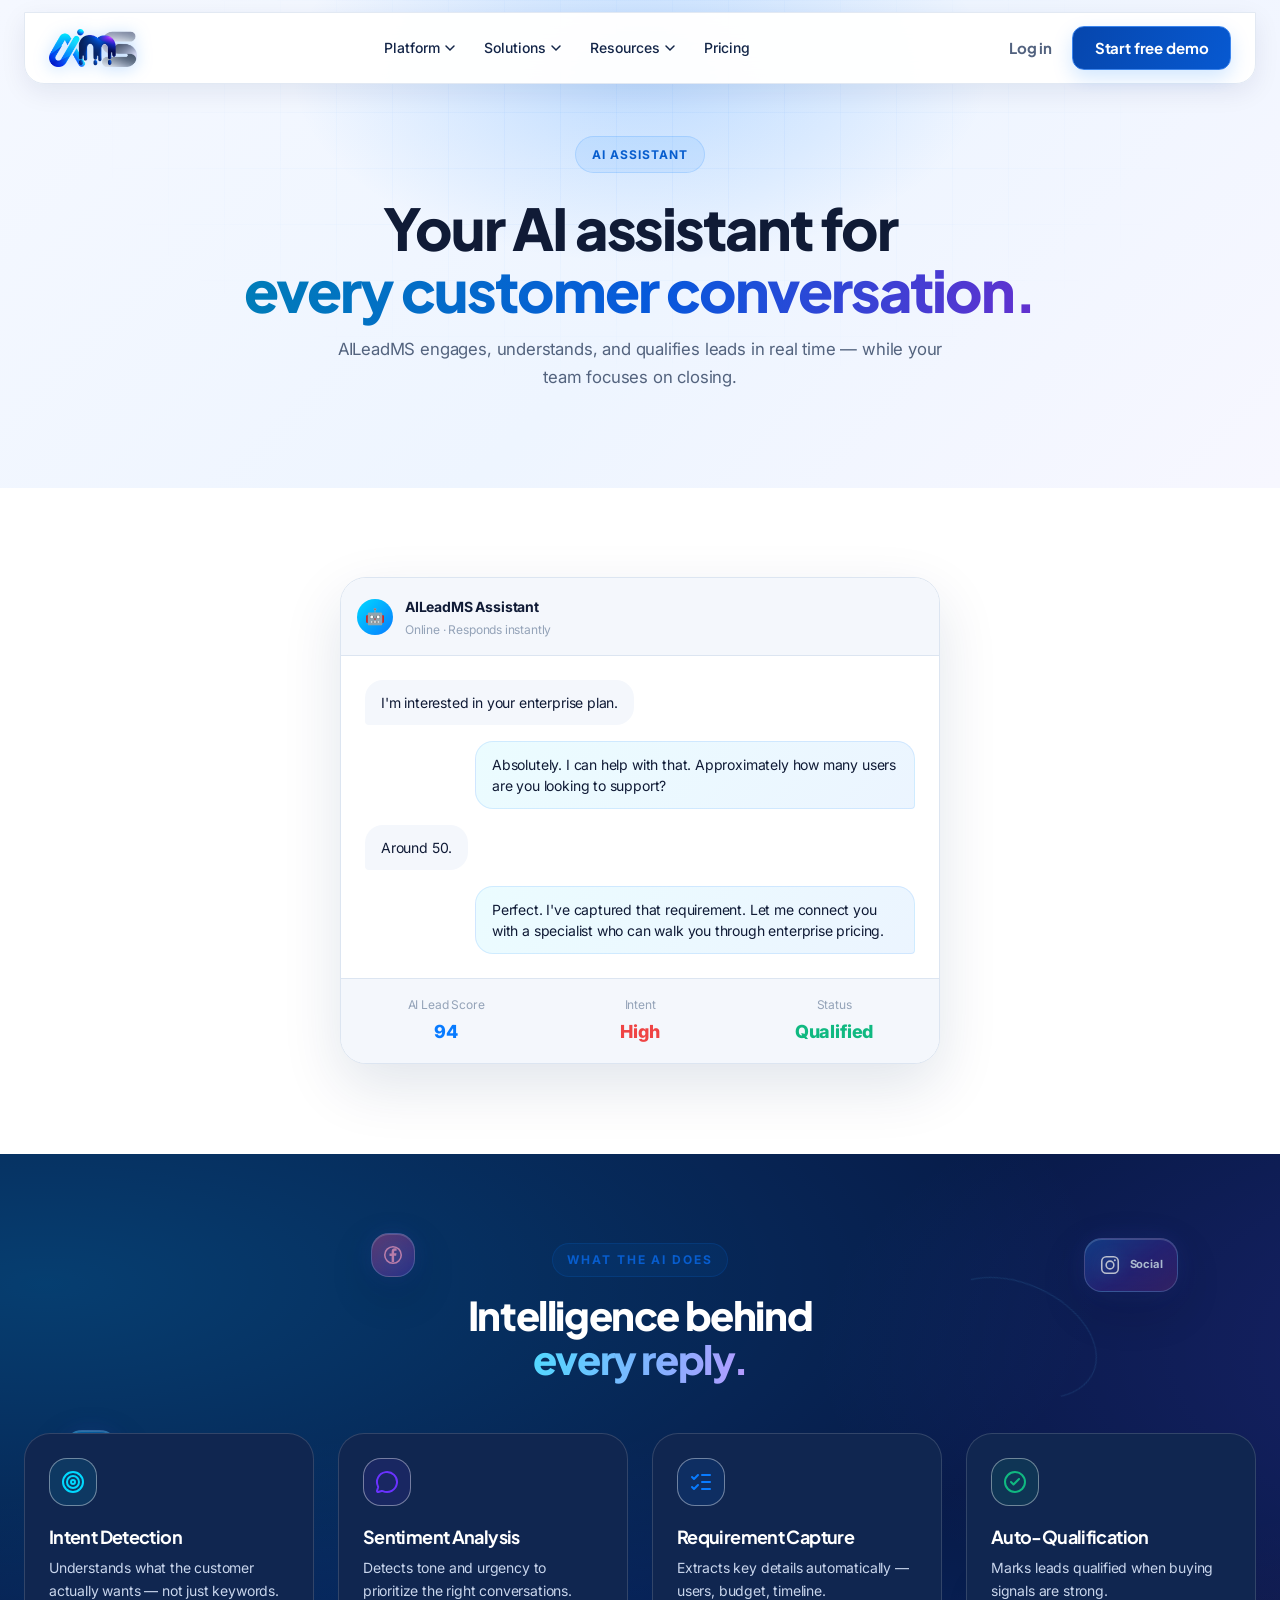
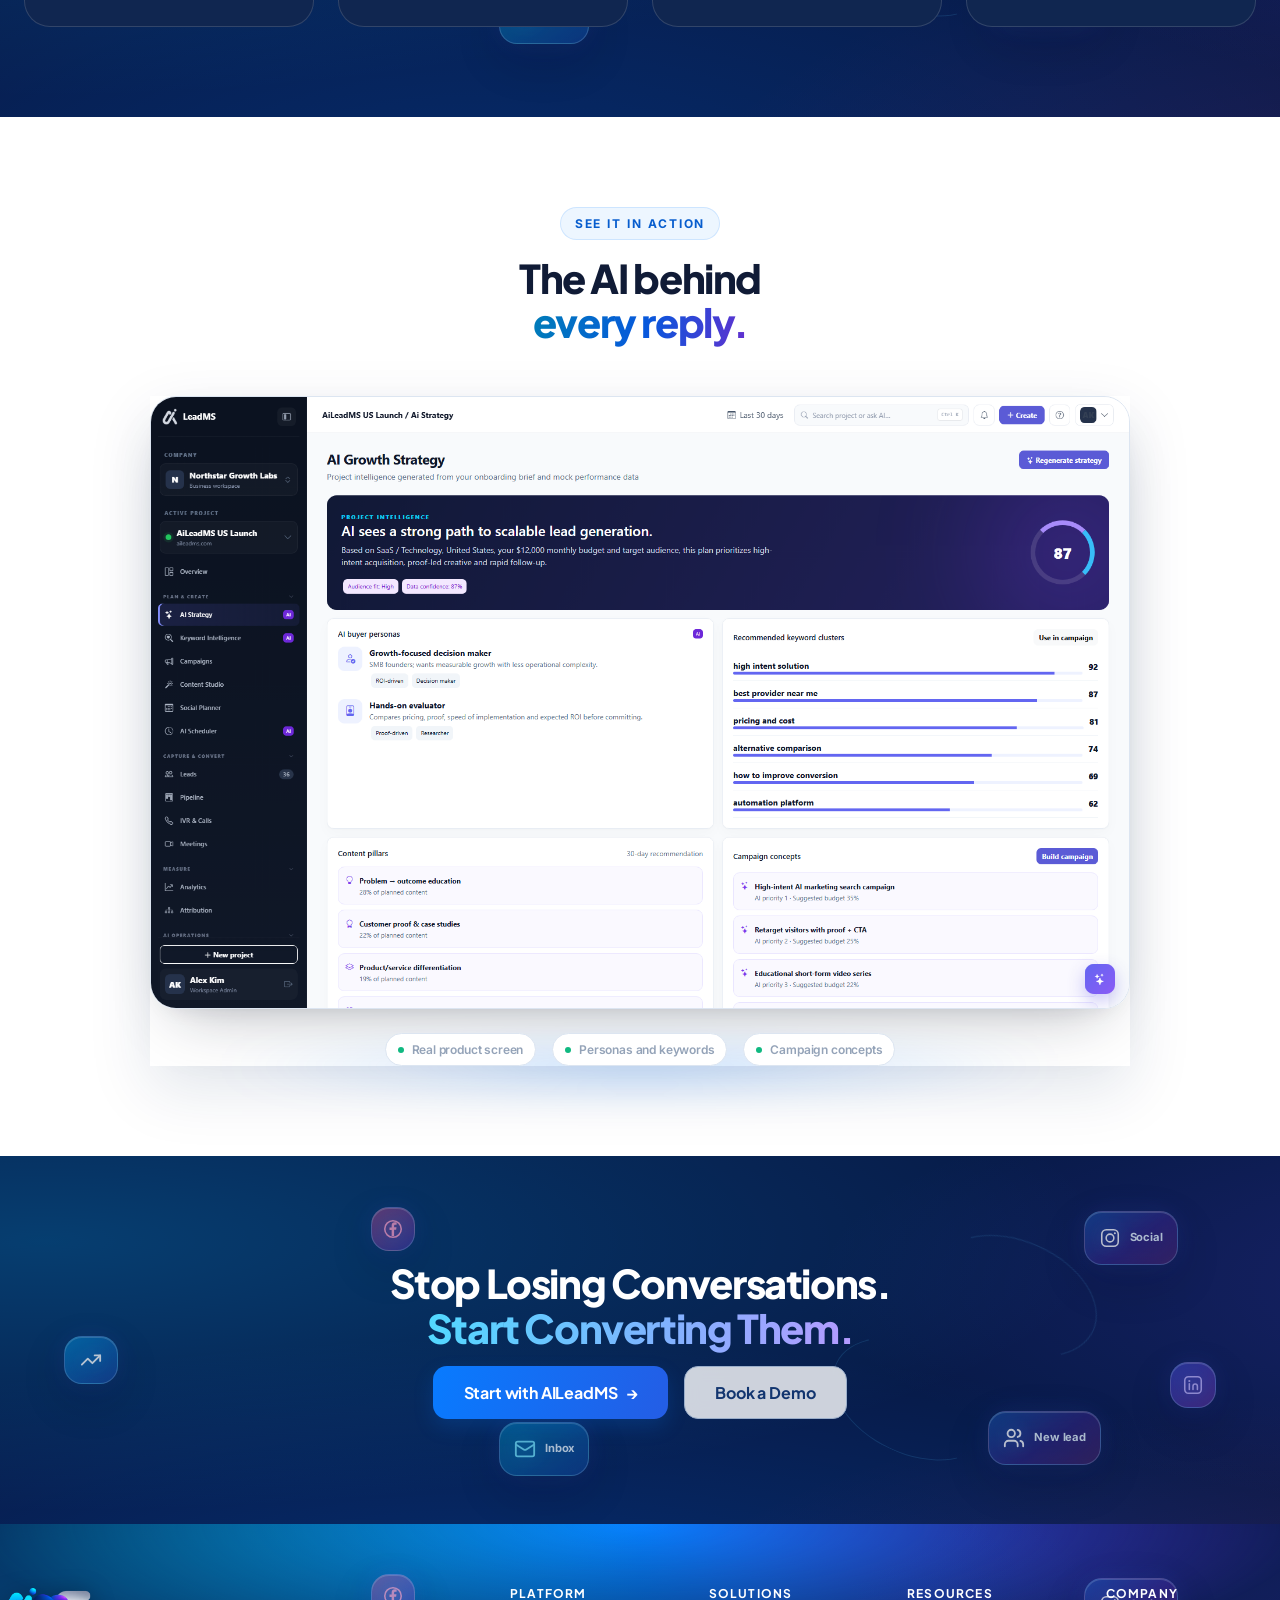
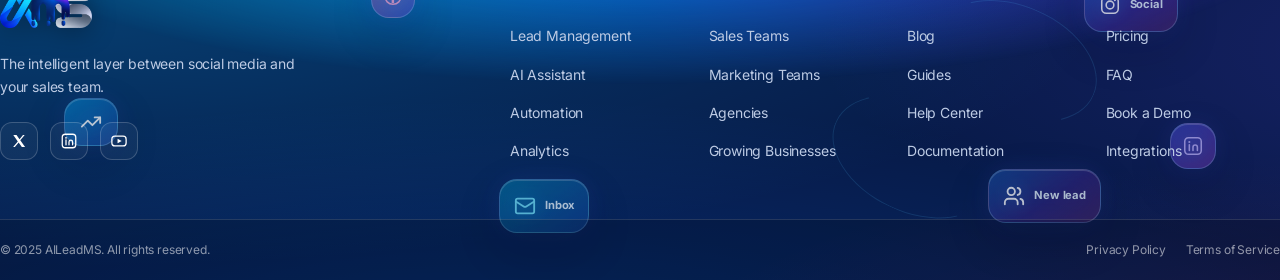
<file: ai-assistant.html>
<!DOCTYPE html>
<html lang="en">
<head>
    <meta charset="UTF-8">
    <script>document.documentElement.classList.add('js');</script>
    <meta name="viewport" content="width=device-width, initial-scale=1.0">
    <title>AI Assistant — AILeadMS</title>
    <meta name="description" content="Your AI assistant for every customer conversation. AILeadMS captures requirements, qualifies leads, and recommends next actions.">
    <link rel="canonical" href="https://aileadms.com/ai-assistant">
    <link rel="preconnect" href="https://fonts.googleapis.com">
    <link href="https://fonts.googleapis.com/css2?family=Inter:opsz,wght@14..32,400;14..32,500;14..32,600;14..32,700;14..32,800&family=Plus+Jakarta+Sans:opsz,wght@7..40,600;7..40,700;7..40,800&display=swap" rel="stylesheet">
    <link rel="stylesheet" href="css/variables.css">
    <link rel="stylesheet" href="css/base.css">
    <link rel="stylesheet" href="css/components.css">
    <link rel="stylesheet" href="css/navbar.css">
    <link rel="stylesheet" href="css/hero.css">
    <link rel="stylesheet" href="css/sections.css">
    <link rel="stylesheet" href="css/animations.css">
    <link rel="stylesheet" href="css/responsive.css">
    <link rel="icon" type="image/png" href="assets/logo/aileadms-logo.png">
    <link rel="stylesheet" href="css/brand-polish.css">
    <link rel="stylesheet" href="css/mobile.css">
</head>
<body>
    <!-- icon-sprite -->
    <svg class="svg-sprite" aria-hidden="true" focusable="false" xmlns="http://www.w3.org/2000/svg"><symbol id="ico-alarm-clock" viewBox="0 0 24 24" fill="none" stroke="currentColor" stroke-width="2" stroke-linecap="round" stroke-linejoin="round"><circle cx="12" cy="13" r="8" /><path d="M12 9v4l2 2" /><path d="M5 3 2 6" /><path d="m22 6-3-3" /><path d="M6.38 18.7 4 21" /><path d="M17.64 18.67 20 21" /></symbol><symbol id="ico-award" viewBox="0 0 24 24" fill="none" stroke="currentColor" stroke-width="2" stroke-linecap="round" stroke-linejoin="round"><path d="m15.477 12.89 1.515 8.526a.5.5 0 0 1-.81.47l-3.58-2.687a1 1 0 0 0-1.197 0l-3.586 2.686a.5.5 0 0 1-.81-.469l1.514-8.526" /><circle cx="12" cy="8" r="6" /></symbol><symbol id="ico-badge-check" viewBox="0 0 24 24" fill="none" stroke="currentColor" stroke-width="2" stroke-linecap="round" stroke-linejoin="round"><path d="M3.85 8.62a4 4 0 0 1 4.78-4.77 4 4 0 0 1 6.74 0 4 4 0 0 1 4.78 4.78 4 4 0 0 1 0 6.74 4 4 0 0 1-4.77 4.78 4 4 0 0 1-6.75 0 4 4 0 0 1-4.78-4.77 4 4 0 0 1 0-6.76Z" /><path d="m16 9-5.5 5.5L8 12" /></symbol><symbol id="ico-bell" viewBox="0 0 24 24" fill="none" stroke="currentColor" stroke-width="2" stroke-linecap="round" stroke-linejoin="round"><path d="M10.268 21a2 2 0 0 0 3.464 0" /><path d="M3.262 15.326A1 1 0 0 0 4 17h16a1 1 0 0 0 .74-1.673C19.41 13.956 18 12.499 18 8A6 6 0 0 0 6 8c0 4.499-1.411 5.956-2.738 7.326" /></symbol><symbol id="ico-bell-off" viewBox="0 0 24 24" fill="none" stroke="currentColor" stroke-width="2" stroke-linecap="round" stroke-linejoin="round"><path d="M10.268 21a2 2 0 0 0 3.464 0" /><path d="M17 17H4a1 1 0 0 1-.74-1.673C4.59 13.956 6 12.499 6 8a6 6 0 0 1 .258-1.742" /><path d="m2 2 20 20" /><path d="M8.668 3.01A6 6 0 0 1 18 8c0 2.687.77 4.653 1.707 6.05" /></symbol><symbol id="ico-blocks" viewBox="0 0 24 24" fill="none" stroke="currentColor" stroke-width="2" stroke-linecap="round" stroke-linejoin="round"><path d="M10 22V7a1 1 0 0 0-1-1H4a2 2 0 0 0-2 2v12a2 2 0 0 0 2 2h12a2 2 0 0 0 2-2v-5a1 1 0 0 0-1-1H2" /><rect x="14" y="2" width="8" height="8" rx="1" /></symbol><symbol id="ico-book-open" viewBox="0 0 24 24" fill="none" stroke="currentColor" stroke-width="2" stroke-linecap="round" stroke-linejoin="round"><path d="M12 5v16" /><path d="M20.001 19A2 2 0 0022 17V5a2 2 0 00-1.999-2L16 3.002A5 5 0 0012 5a5 5 0 00-4-2H4a2 2 0 00-2 2v12a2 2 0 001.999 2H8a5 5 0 014 2 5 5 0 014-2z" /></symbol><symbol id="ico-bookmark" viewBox="0 0 24 24" fill="none" stroke="currentColor" stroke-width="2" stroke-linecap="round" stroke-linejoin="round"><path d="M17 3a2 2 0 0 1 2 2v15a1 1 0 0 1-1.496.868l-4.512-2.578a2 2 0 0 0-1.984 0l-4.512 2.578A1 1 0 0 1 5 20V5a2 2 0 0 1 2-2z" /></symbol><symbol id="ico-bot" viewBox="0 0 24 24" fill="none" stroke="currentColor" stroke-width="2" stroke-linecap="round" stroke-linejoin="round"><path d="M12 8V4H8" /><rect width="16" height="12" x="4" y="8" rx="2" /><path d="M2 14h2" /><path d="M20 14h2" /><path d="M15 13v2" /><path d="M9 13v2" /></symbol><symbol id="ico-brain" viewBox="0 0 24 24" fill="none" stroke="currentColor" stroke-width="2" stroke-linecap="round" stroke-linejoin="round"><path d="M12 18V5" /><path d="M15 13a4.17 4.17 0 0 1-3-4 4.17 4.17 0 0 1-3 4" /><path d="M17.598 6.5A3 3 0 1 0 12 5a3 3 0 1 0-5.598 1.5" /><path d="M17.997 5.125a4 4 0 0 1 2.526 5.77" /><path d="M18 18a4 4 0 0 0 2-7.464" /><path d="M19.967 17.483A4 4 0 1 1 12 18a4 4 0 1 1-7.967-.517" /><path d="M6 18a4 4 0 0 1-2-7.464" /><path d="M6.003 5.125a4 4 0 0 0-2.526 5.77" /></symbol><symbol id="ico-briefcase" viewBox="0 0 24 24" fill="none" stroke="currentColor" stroke-width="2" stroke-linecap="round" stroke-linejoin="round"><path d="M16 20V4a2 2 0 0 0-2-2h-4a2 2 0 0 0-2 2v16" /><rect width="20" height="14" x="2" y="6" rx="2" /></symbol><symbol id="ico-building-2" viewBox="0 0 24 24" fill="none" stroke="currentColor" stroke-width="2" stroke-linecap="round" stroke-linejoin="round"><path d="M10 12h4" /><path d="M10 8h4" /><path d="M14 21v-3a2 2 0 0 0-4 0v3" /><path d="M6 10H4a2 2 0 0 0-2 2v7a2 2 0 0 0 2 2h16a2 2 0 0 0 2-2V9a2 2 0 0 0-2-2h-2" /><path d="M6 21V5a2 2 0 0 1 2-2h8a2 2 0 0 1 2 2v16" /></symbol><symbol id="ico-calendar" viewBox="0 0 24 24" fill="none" stroke="currentColor" stroke-width="2" stroke-linecap="round" stroke-linejoin="round"><path d="M8 2v3" /><path d="M16 2v3" /><rect x="3" y="3" width="18" height="18" rx="2" /><path d="M3 9h18" /></symbol><symbol id="ico-calendar-days" viewBox="0 0 24 24" fill="none" stroke="currentColor" stroke-width="2" stroke-linecap="round" stroke-linejoin="round"><path d="M8 2v3" /><path d="M16 2v3" /><rect x="3" y="3" width="18" height="18" rx="2" /><path d="M3 9h18" /><path d="M8 13h.01" /><path d="M12 13h.01" /><path d="M16 13h.01" /><path d="M8 17h.01" /><path d="M12 17h.01" /><path d="M16 17h.01" /></symbol><symbol id="ico-camera" viewBox="0 0 24 24" fill="none" stroke="currentColor" stroke-width="2" stroke-linecap="round" stroke-linejoin="round"><path d="M13.997 4a2 2 0 0 1 1.76 1.05l.486.9A2 2 0 0 0 18.003 7H20a2 2 0 0 1 2 2v9a2 2 0 0 1-2 2H4a2 2 0 0 1-2-2V9a2 2 0 0 1 2-2h1.997a2 2 0 0 0 1.759-1.048l.489-.904A2 2 0 0 1 10.004 4z" /><circle cx="12" cy="13" r="3" /></symbol><symbol id="ico-chart-column" viewBox="0 0 24 24" fill="none" stroke="currentColor" stroke-width="2" stroke-linecap="round" stroke-linejoin="round"><path d="M3 3v16a2 2 0 0 0 2 2h16" /><path d="M18 17V9" /><path d="M13 17V5" /><path d="M8 17v-3" /></symbol><symbol id="ico-circle-alert" viewBox="0 0 24 24" fill="none" stroke="currentColor" stroke-width="2" stroke-linecap="round" stroke-linejoin="round"><circle cx="12" cy="12" r="10" /><line x1="12" x2="12" y1="8" y2="12" /><line x1="12" x2="12.01" y1="16" y2="16" /></symbol><symbol id="ico-circle-check" viewBox="0 0 24 24" fill="none" stroke="currentColor" stroke-width="2" stroke-linecap="round" stroke-linejoin="round"><circle cx="12" cy="12" r="10" /><path d="m16 9-5.5 5.5L8 12" /></symbol><symbol id="ico-circle-help" viewBox="0 0 24 24" fill="none" stroke="currentColor" stroke-width="2" stroke-linecap="round" stroke-linejoin="round"><circle cx="12" cy="12" r="10" /><path d="M9.09 9a3 3 0 0 1 5.83 1c0 2-3 3-3 3" /><path d="M12 17h.01" /></symbol><symbol id="ico-clock" viewBox="0 0 24 24" fill="none" stroke="currentColor" stroke-width="2" stroke-linecap="round" stroke-linejoin="round"><circle cx="12" cy="12" r="10" /><path d="M12 6v6l4 2" /></symbol><symbol id="ico-command" viewBox="0 0 24 24" fill="none" stroke="currentColor" stroke-width="2" stroke-linecap="round" stroke-linejoin="round"><path d="M15 6v12a3 3 0 1 0 3-3H6a3 3 0 1 0 3 3V6a3 3 0 1 0-3 3h12a3 3 0 1 0-3-3" /></symbol><symbol id="ico-contact" viewBox="0 0 24 24" fill="none" stroke="currentColor" stroke-width="2" stroke-linecap="round" stroke-linejoin="round"><path d="M16 2v2" /><path d="M7 21v-2a2 2 0 012-2h6a2 2 0 012 2v2" /><path d="M8 2v2" /><circle cx="12" cy="10" r="3" /><rect x="3" y="3" width="18" height="18" rx="2" /></symbol><symbol id="ico-credit-card" viewBox="0 0 24 24" fill="none" stroke="currentColor" stroke-width="2" stroke-linecap="round" stroke-linejoin="round"><rect width="20" height="14" x="2" y="5" rx="2" /><line x1="2" x2="22" y1="10" y2="10" /><path d="M6 14h2" /></symbol><symbol id="ico-dollar-sign" viewBox="0 0 24 24" fill="none" stroke="currentColor" stroke-width="2" stroke-linecap="round" stroke-linejoin="round"><line x1="12" x2="12" y1="2" y2="22" /><path d="M17 5H9.5a3.5 3.5 0 0 0 0 7h5a3.5 3.5 0 0 1 0 7H6" /></symbol><symbol id="ico-facebook" viewBox="0 0 24 24" fill="none" stroke="currentColor" stroke-width="1.7" stroke-linecap="round" stroke-linejoin="round"><circle cx="12" cy="12" r="9"/><path fill="currentColor" stroke="none" d="M13.2 19.6v-6.7h2.2l.4-2.7h-2.6V8.55c0-.78.28-1.3 1.36-1.3h1.4V4.85c-.24-.03-1.07-.1-2.03-.1-2.01 0-3.39 1.23-3.39 3.48v2.07H8.2v2.7h2.34v6.7z"/></symbol><symbol id="ico-fast-forward" viewBox="0 0 24 24" fill="none" stroke="currentColor" stroke-width="2" stroke-linecap="round" stroke-linejoin="round"><path d="M12 6a2 2 0 0 1 3.414-1.414l6 6a2 2 0 0 1 0 2.828l-6 6A2 2 0 0 1 12 18z" /><path d="M2 6a2 2 0 0 1 3.414-1.414l6 6a2 2 0 0 1 0 2.828l-6 6A2 2 0 0 1 2 18z" /></symbol><symbol id="ico-file-text" viewBox="0 0 24 24" fill="none" stroke="currentColor" stroke-width="2" stroke-linecap="round" stroke-linejoin="round"><path d="M6 22a2 2 0 0 1-2-2V4a2 2 0 0 1 2-2h8a2.4 2.4 0 0 1 1.704.706l3.588 3.588A2.4 2.4 0 0 1 20 8v12a2 2 0 0 1-2 2z" /><path d="M14 2v5a1 1 0 0 0 1 1h5" /><path d="M10 9H8" /><path d="M16 13H8" /><path d="M16 17H8" /></symbol><symbol id="ico-flag" viewBox="0 0 24 24" fill="none" stroke="currentColor" stroke-width="2" stroke-linecap="round" stroke-linejoin="round"><path d="M4 22V4a1 1 0 0 1 .4-.8A6 6 0 0 1 8 2c3 0 5 2 7.333 2q2 0 3.067-.8A1 1 0 0 1 20 4v10a1 1 0 0 1-.4.8A6 6 0 0 1 16 16c-3 0-5-2-8-2a6 6 0 0 0-4 1.528" /></symbol><symbol id="ico-flame" viewBox="0 0 24 24" fill="none" stroke="currentColor" stroke-width="2" stroke-linecap="round" stroke-linejoin="round"><path d="M12 3q1 4 4 6.5t3 5.5a1 1 0 0 1-14 0 5 5 0 0 1 1-3 1 1 0 0 0 5 0c0-2-1.5-3-1.5-5q0-2 2.5-4" /></symbol><symbol id="ico-folder" viewBox="0 0 24 24" fill="none" stroke="currentColor" stroke-width="2" stroke-linecap="round" stroke-linejoin="round"><path d="M20 20a2 2 0 0 0 2-2V8a2 2 0 0 0-2-2h-7.9a2 2 0 0 1-1.69-.9L9.6 3.9A2 2 0 0 0 7.93 3H4a2 2 0 0 0-2 2v13a2 2 0 0 0 2 2Z" /></symbol><symbol id="ico-gauge" viewBox="0 0 24 24" fill="none" stroke="currentColor" stroke-width="2" stroke-linecap="round" stroke-linejoin="round"><path d="m12 14 4-4" /><path d="M3.34 19a10 10 0 1 1 17.32 0" /></symbol><symbol id="ico-git-branch" viewBox="0 0 24 24" fill="none" stroke="currentColor" stroke-width="2" stroke-linecap="round" stroke-linejoin="round"><path d="M15 6a9 9 0 0 0-9 9V3" /><circle cx="18" cy="6" r="3" /><circle cx="6" cy="18" r="3" /></symbol><symbol id="ico-globe" viewBox="0 0 24 24" fill="none" stroke="currentColor" stroke-width="2" stroke-linecap="round" stroke-linejoin="round"><circle cx="12" cy="12" r="10" /><path d="M12 2a14.5 14.5 0 0 0 0 20 14.5 14.5 0 0 0 0-20" /><path d="M2 12h20" /></symbol><symbol id="ico-handshake" viewBox="0 0 24 24" fill="none" stroke="currentColor" stroke-width="2" stroke-linecap="round" stroke-linejoin="round"><path d="m11 17 2 2a1 1 0 1 0 3-3" /><path d="m14 14 2.5 2.5a1 1 0 1 0 3-3l-3.88-3.88a3 3 0 0 0-4.24 0l-.88.88a1 1 0 1 1-3-3l2.81-2.81a5.79 5.79 0 0 1 7.06-.87l.47.28a2 2 0 0 0 1.42.25L21 4" /><path d="m21 3 1 11h-2" /><path d="M3 3 2 14l6.5 6.5a1 1 0 1 0 3-3" /><path d="M3 4h8" /></symbol><symbol id="ico-image" viewBox="0 0 24 24" fill="none" stroke="currentColor" stroke-width="2" stroke-linecap="round" stroke-linejoin="round"><rect width="18" height="18" x="3" y="3" rx="2" ry="2" /><circle cx="9" cy="9" r="2" /><path d="m21 15-3.086-3.086a2 2 0 0 0-2.828 0L6 21" /></symbol><symbol id="ico-inbox" viewBox="0 0 24 24" fill="none" stroke="currentColor" stroke-width="2" stroke-linecap="round" stroke-linejoin="round"><polyline points="22 12 16 12 14 15 10 15 8 12 2 12" /><path d="M5.45 5.11 2 12v6a2 2 0 0 0 2 2h16a2 2 0 0 0 2-2v-6l-3.45-6.89A2 2 0 0 0 16.76 4H7.24a2 2 0 0 0-1.79 1.11z" /></symbol><symbol id="ico-instagram" viewBox="0 0 24 24" fill="none" stroke="currentColor" stroke-width="1.7" stroke-linecap="round" stroke-linejoin="round"><rect x="3" y="3" width="18" height="18" rx="5"/><circle cx="12" cy="12" r="4.2"/><circle cx="17.3" cy="6.7" r="1.1" fill="currentColor" stroke="none"/></symbol><symbol id="ico-key" viewBox="0 0 24 24" fill="none" stroke="currentColor" stroke-width="2" stroke-linecap="round" stroke-linejoin="round"><path d="m2 21 9.6-9.6" /><path d="m7.5 15.5 2.3 2.3a1 1 0 0 1 0 1.4l-2.1 2.1a1 1 0 0 1-1.4 0L4 19" /><circle cx="15.5" cy="7.5" r="5.5" /></symbol><symbol id="ico-lightbulb" viewBox="0 0 24 24" fill="none" stroke="currentColor" stroke-width="2" stroke-linecap="round" stroke-linejoin="round"><path d="M15 14c.2-1 .7-1.7 1.5-2.5 1-.9 1.5-2.2 1.5-3.5A6 6 0 0 0 6 8c0 1 .2 2.2 1.5 3.5.7.7 1.3 1.5 1.5 2.5" /><path d="M9 18h6" /><path d="M10 22h4" /></symbol><symbol id="ico-link-2" viewBox="0 0 24 24" fill="none" stroke="currentColor" stroke-width="2" stroke-linecap="round" stroke-linejoin="round"><path d="M9 17H7A5 5 0 0 1 7 7h2" /><path d="M15 7h2a5 5 0 1 1 0 10h-2" /><line x1="8" x2="16" y1="12" y2="12" /></symbol><symbol id="ico-linkedin" viewBox="0 0 24 24" fill="none" stroke="currentColor" stroke-width="1.7" stroke-linecap="round" stroke-linejoin="round"><rect x="3" y="3" width="18" height="18" rx="4"/><path d="M8 10.6V17"/><circle cx="8" cy="7.7" r="1.15" fill="currentColor" stroke="none"/><path d="M12 17v-3.7a2.4 2.4 0 0 1 4.8 0V17"/></symbol><symbol id="ico-list-checks" viewBox="0 0 24 24" fill="none" stroke="currentColor" stroke-width="2" stroke-linecap="round" stroke-linejoin="round"><path d="M13 5h8" /><path d="M13 12h8" /><path d="M13 19h8" /><path d="m3 17 2 2 4-4" /><path d="m3 7 2 2 4-4" /></symbol><symbol id="ico-lock" viewBox="0 0 24 24" fill="none" stroke="currentColor" stroke-width="2" stroke-linecap="round" stroke-linejoin="round"><rect width="18" height="11" x="3" y="11" rx="2" ry="2" /><path d="M7 11V7a5 5 0 0 1 10 0v4" /></symbol><symbol id="ico-mail" viewBox="0 0 24 24" fill="none" stroke="currentColor" stroke-width="2" stroke-linecap="round" stroke-linejoin="round"><path d="m22 7-8.991 5.727a2 2 0 0 1-2.009 0L2 7" /><rect x="2" y="4" width="20" height="16" rx="2" /></symbol><symbol id="ico-map-pin" viewBox="0 0 24 24" fill="none" stroke="currentColor" stroke-width="2" stroke-linecap="round" stroke-linejoin="round"><path d="M20 10c0 4.993-5.539 10.193-7.399 11.799a1 1 0 0 1-1.202 0C9.539 20.193 4 14.993 4 10a8 8 0 0 1 16 0" /><circle cx="12" cy="10" r="3" /></symbol><symbol id="ico-megaphone" viewBox="0 0 24 24" fill="none" stroke="currentColor" stroke-width="2" stroke-linecap="round" stroke-linejoin="round"><path d="M11 6a13 13 0 0 0 8.4-2.8A1 1 0 0 1 21 4v12a1 1 0 0 1-1.6.8A13 13 0 0 0 11 14H5a2 2 0 0 1-2-2V8a2 2 0 0 1 2-2z" /><path d="M6 14a12 12 0 0 0 2.4 7.2 2 2 0 0 0 3.2-2.4A8 8 0 0 1 10 14" /><path d="M8 6v8" /></symbol><symbol id="ico-message-circle" viewBox="0 0 24 24" fill="none" stroke="currentColor" stroke-width="2" stroke-linecap="round" stroke-linejoin="round"><path d="M2.992 16.342a2 2 0 0 1 .094 1.167l-1.065 3.29a1 1 0 0 0 1.236 1.168l3.413-.998a2 2 0 0 1 1.099.092 10 10 0 1 0-4.777-4.719" /></symbol><symbol id="ico-message-square" viewBox="0 0 24 24" fill="none" stroke="currentColor" stroke-width="2" stroke-linecap="round" stroke-linejoin="round"><path d="M22 17a2 2 0 0 1-2 2H6.828a2 2 0 0 0-1.414.586l-2.202 2.202A.71.71 0 0 1 2 21.286V5a2 2 0 0 1 2-2h16a2 2 0 0 1 2 2z" /></symbol><symbol id="ico-monitor" viewBox="0 0 24 24" fill="none" stroke="currentColor" stroke-width="2" stroke-linecap="round" stroke-linejoin="round"><rect width="20" height="14" x="2" y="3" rx="2" /><line x1="8" x2="16" y1="21" y2="21" /><line x1="12" x2="12" y1="17" y2="21" /></symbol><symbol id="ico-network" viewBox="0 0 24 24" fill="none" stroke="currentColor" stroke-width="2" stroke-linecap="round" stroke-linejoin="round"><rect x="16" y="16" width="6" height="6" rx="1" /><rect x="2" y="16" width="6" height="6" rx="1" /><rect x="9" y="2" width="6" height="6" rx="1" /><path d="M5 16v-3a1 1 0 0 1 1-1h12a1 1 0 0 1 1 1v3" /><path d="M12 12V8" /></symbol><symbol id="ico-package" viewBox="0 0 24 24" fill="none" stroke="currentColor" stroke-width="2" stroke-linecap="round" stroke-linejoin="round"><path d="M11 21.73a2 2 0 0 0 2 0l7-4A2 2 0 0 0 21 16V8a2 2 0 0 0-1-1.73l-7-4a2 2 0 0 0-2 0l-7 4A2 2 0 0 0 3 8v8a2 2 0 0 0 1 1.73z" /><path d="M12 22V12" /><polyline points="3.29 7 12 12 20.71 7" /><path d="m7.5 4.27 9 5.15" /></symbol><symbol id="ico-palette" viewBox="0 0 24 24" fill="none" stroke="currentColor" stroke-width="2" stroke-linecap="round" stroke-linejoin="round"><path d="M12 22a1 1 0 0 1 0-20 10 9 0 0 1 10 9 5 5 0 0 1-5 5h-2.25a1.75 1.75 0 0 0-1.4 2.8l.3.4a1.75 1.75 0 0 1-1.4 2.8z" /><circle cx="13.5" cy="6.5" r=".5" fill="currentColor" /><circle cx="17.5" cy="10.5" r=".5" fill="currentColor" /><circle cx="6.5" cy="12.5" r=".5" fill="currentColor" /><circle cx="8.5" cy="7.5" r=".5" fill="currentColor" /></symbol><symbol id="ico-pen-line" viewBox="0 0 24 24" fill="none" stroke="currentColor" stroke-width="2" stroke-linecap="round" stroke-linejoin="round"><path d="M13 21h8" /><path d="M21.174 6.812a1 1 0 0 0-3.986-3.987L3.842 16.174a2 2 0 0 0-.5.83l-1.321 4.352a.5.5 0 0 0 .623.622l4.353-1.32a2 2 0 0 0 .83-.497z" /></symbol><symbol id="ico-puzzle" viewBox="0 0 24 24" fill="none" stroke="currentColor" stroke-width="2" stroke-linecap="round" stroke-linejoin="round"><path d="M15.39 4.39a1 1 0 0 0 1.68-.474 2.5 2.5 0 1 1 3.014 3.015 1 1 0 0 0-.474 1.68l1.683 1.682a2.414 2.414 0 0 1 0 3.414L19.61 15.39a1 1 0 0 1-1.68-.474 2.5 2.5 0 1 0-3.014 3.015 1 1 0 0 1 .474 1.68l-1.683 1.682a2.414 2.414 0 0 1-3.414 0L8.61 19.61a1 1 0 0 0-1.68.474 2.5 2.5 0 1 1-3.014-3.015 1 1 0 0 0 .474-1.68l-1.683-1.682a2.414 2.414 0 0 1 0-3.414L4.39 8.61a1 1 0 0 1 1.68.474 2.5 2.5 0 1 0 3.014-3.015 1 1 0 0 1-.474-1.68l1.683-1.682a2.414 2.414 0 0 1 3.414 0z" /></symbol><symbol id="ico-refresh-cw" viewBox="0 0 24 24" fill="none" stroke="currentColor" stroke-width="2" stroke-linecap="round" stroke-linejoin="round"><path d="M3 12a9 9 0 0 1 9-9 9.75 9.75 0 0 1 6.74 2.74L21 8" /><path d="M21 3v5h-5" /><path d="M21 12a9 9 0 0 1-9 9 9.75 9.75 0 0 1-6.74-2.74L3 16" /><path d="M8 16H3v5" /></symbol><symbol id="ico-rocket" viewBox="0 0 24 24" fill="none" stroke="currentColor" stroke-width="2" stroke-linecap="round" stroke-linejoin="round"><path d="M12 15v5s3.03-.55 4-2c1.08-1.62 0-5 0-5" /><path d="M4.5 16.5c-1.5 1.26-2 5-2 5s3.74-.5 5-2c.71-.84.7-2.13-.09-2.91a2.18 2.18 0 0 0-2.91-.09" /><path d="M9 12a22 22 0 0 1 2-3.95A12.88 12.88 0 0 1 22 2c0 2.72-.78 7.5-6 11a22.4 22.4 0 0 1-4 2z" /><path d="M9 12H4s.55-3.03 2-4c1.62-1.08 5 .05 5 .05" /></symbol><symbol id="ico-route" viewBox="0 0 24 24" fill="none" stroke="currentColor" stroke-width="2" stroke-linecap="round" stroke-linejoin="round"><circle cx="6" cy="19" r="3" /><path d="M9 19h8.5a3.5 3.5 0 0 0 0-7h-11a3.5 3.5 0 0 1 0-7H15" /><circle cx="18" cy="5" r="3" /></symbol><symbol id="ico-search" viewBox="0 0 24 24" fill="none" stroke="currentColor" stroke-width="2" stroke-linecap="round" stroke-linejoin="round"><path d="m21 21-4.34-4.34" /><circle cx="11" cy="11" r="8" /></symbol><symbol id="ico-settings" viewBox="0 0 24 24" fill="none" stroke="currentColor" stroke-width="2" stroke-linecap="round" stroke-linejoin="round"><path d="M9.671 4.136a2.34 2.34 0 0 1 4.659 0 2.34 2.34 0 0 0 3.319 1.915 2.34 2.34 0 0 1 2.33 4.033 2.34 2.34 0 0 0 0 3.831 2.34 2.34 0 0 1-2.33 4.033 2.34 2.34 0 0 0-3.319 1.915 2.34 2.34 0 0 1-4.659 0 2.34 2.34 0 0 0-3.32-1.915 2.34 2.34 0 0 1-2.33-4.033 2.34 2.34 0 0 0 0-3.831A2.34 2.34 0 0 1 6.35 6.051a2.34 2.34 0 0 0 3.319-1.915" /><circle cx="12" cy="12" r="3" /></symbol><symbol id="ico-shield" viewBox="0 0 24 24" fill="none" stroke="currentColor" stroke-width="2" stroke-linecap="round" stroke-linejoin="round"><path d="M20 13c0 5-3.5 7.5-7.66 8.95a1 1 0 0 1-.67-.01C7.5 20.5 4 18 4 13V6a1 1 0 0 1 1-1c2 0 4.5-1.2 6.24-2.72a1.17 1.17 0 0 1 1.52 0C14.51 3.81 17 5 19 5a1 1 0 0 1 1 1z" /></symbol><symbol id="ico-slack" viewBox="0 0 24 24" fill="none" stroke="currentColor" stroke-width="1.7" stroke-linecap="round" stroke-linejoin="round"><path d="M9 3.5a1.7 1.7 0 1 1 3.4 0V12a1.7 1.7 0 1 1-3.4 0z"/><path d="M15.7 9a1.7 1.7 0 1 1 0 3.4H7.3a1.7 1.7 0 1 1 0-3.4z" transform="translate(0 -2)"/><path d="M20.5 15a1.7 1.7 0 1 1-3.4 0V6.5a1.7 1.7 0 1 1 3.4 0z"/><path d="M3.5 18.5a1.7 1.7 0 1 1 0-3.4H12a1.7 1.7 0 1 1 0 3.4z"/></symbol><symbol id="ico-smartphone" viewBox="0 0 24 24" fill="none" stroke="currentColor" stroke-width="2" stroke-linecap="round" stroke-linejoin="round"><rect width="14" height="20" x="5" y="2" rx="2" ry="2" /><path d="M12 18h.01" /></symbol><symbol id="ico-snowflake" viewBox="0 0 24 24" fill="none" stroke="currentColor" stroke-width="2" stroke-linecap="round" stroke-linejoin="round"><path d="m10 20-1.25-2.5L6 18" /><path d="M10 4 8.75 6.5 6 6" /><path d="m14 20 1.25-2.5L18 18" /><path d="m14 4 1.25 2.5L18 6" /><path d="m17 21-3-6h-4" /><path d="m17 3-3 6 1.5 3" /><path d="M2 12h6.5L10 9" /><path d="m20 10-1.5 2 1.5 2" /><path d="M22 12h-6.5L14 15" /><path d="m4 10 1.5 2L4 14" /><path d="m7 21 3-6-1.5-3" /><path d="m7 3 3 6h4" /></symbol><symbol id="ico-sparkles" viewBox="0 0 24 24" fill="none" stroke="currentColor" stroke-width="2" stroke-linecap="round" stroke-linejoin="round"><path d="M11.017 2.814a1 1 0 0 1 1.966 0l1.051 5.558a2 2 0 0 0 1.594 1.594l5.558 1.051a1 1 0 0 1 0 1.966l-5.558 1.051a2 2 0 0 0-1.594 1.594l-1.051 5.558a1 1 0 0 1-1.966 0l-1.051-5.558a2 2 0 0 0-1.594-1.594l-5.558-1.051a1 1 0 0 1 0-1.966l5.558-1.051a2 2 0 0 0 1.594-1.594z" /><path d="M20 2v4" /><path d="M22 4h-4" /><circle cx="4" cy="20" r="2" /></symbol><symbol id="ico-split" viewBox="0 0 24 24" fill="none" stroke="currentColor" stroke-width="2" stroke-linecap="round" stroke-linejoin="round"><path d="M16 3h5v5" /><path d="M8 3H3v5" /><path d="M12 22v-8.3a4 4 0 0 0-1.172-2.872L3 3" /><path d="m15 9 6-6" /></symbol><symbol id="ico-square-kanban" viewBox="0 0 24 24" fill="none" stroke="currentColor" stroke-width="2" stroke-linecap="round" stroke-linejoin="round"><rect width="18" height="18" x="3" y="3" rx="2" /><path d="M8 7v7" /><path d="M12 7v4" /><path d="M16 7v9" /></symbol><symbol id="ico-star" viewBox="0 0 24 24" fill="none" stroke="currentColor" stroke-width="2" stroke-linecap="round" stroke-linejoin="round"><path d="M11.525 2.295a.53.53 0 0 1 .95 0l2.31 4.679a2.123 2.123 0 0 0 1.595 1.16l5.166.756a.53.53 0 0 1 .294.904l-3.736 3.638a2.123 2.123 0 0 0-.611 1.878l.882 5.14a.53.53 0 0 1-.771.56l-4.618-2.428a2.122 2.122 0 0 0-1.973 0L6.396 21.01a.53.53 0 0 1-.77-.56l.881-5.139a2.122 2.122 0 0 0-.611-1.879L2.16 9.795a.53.53 0 0 1 .294-.906l5.165-.755a2.122 2.122 0 0 0 1.597-1.16z" /></symbol><symbol id="ico-sun" viewBox="0 0 24 24" fill="none" stroke="currentColor" stroke-width="2" stroke-linecap="round" stroke-linejoin="round"><circle cx="12" cy="12" r="4" /><path d="M12 2v2" /><path d="M12 20v2" /><path d="m4.93 4.93 1.41 1.41" /><path d="m17.66 17.66 1.41 1.41" /><path d="M2 12h2" /><path d="M20 12h2" /><path d="m6.34 17.66-1.41 1.41" /><path d="m19.07 4.93-1.41 1.41" /></symbol><symbol id="ico-table" viewBox="0 0 24 24" fill="none" stroke="currentColor" stroke-width="2" stroke-linecap="round" stroke-linejoin="round"><path d="M12 3v18" /><rect width="18" height="18" x="3" y="3" rx="2" /><path d="M3 9h18" /><path d="M3 15h18" /></symbol><symbol id="ico-target" viewBox="0 0 24 24" fill="none" stroke="currentColor" stroke-width="2" stroke-linecap="round" stroke-linejoin="round"><circle cx="12" cy="12" r="10" /><circle cx="12" cy="12" r="6" /><circle cx="12" cy="12" r="2" /></symbol><symbol id="ico-tiktok" viewBox="0 0 24 24" fill="none" stroke="currentColor" stroke-width="1.7" stroke-linecap="round" stroke-linejoin="round"><path d="M14.6 3.2v10.4a3.8 3.8 0 1 1-3.8-3.8c.32 0 .63.04.92.12"/><path d="M14.6 6.4a5.7 5.7 0 0 0 5.5 2.9"/></symbol><symbol id="ico-timer" viewBox="0 0 24 24" fill="none" stroke="currentColor" stroke-width="2" stroke-linecap="round" stroke-linejoin="round"><line x1="10" x2="14" y1="2" y2="2" /><line x1="12" x2="15" y1="14" y2="11" /><circle cx="12" cy="14" r="8" /></symbol><symbol id="ico-trending-down" viewBox="0 0 24 24" fill="none" stroke="currentColor" stroke-width="2" stroke-linecap="round" stroke-linejoin="round"><path d="M16 17h6v-6" /><path d="m22 17-8.5-8.5-5 5L2 7" /></symbol><symbol id="ico-trending-up" viewBox="0 0 24 24" fill="none" stroke="currentColor" stroke-width="2" stroke-linecap="round" stroke-linejoin="round"><path d="M16 7h6v6" /><path d="m22 7-8.5 8.5-5-5L2 17" /></symbol><symbol id="ico-users" viewBox="0 0 24 24" fill="none" stroke="currentColor" stroke-width="2" stroke-linecap="round" stroke-linejoin="round"><path d="M16 21v-2a4 4 0 0 0-4-4H6a4 4 0 0 0-4 4v2" /><path d="M16 3.128a4 4 0 0 1 0 7.744" /><path d="M22 21v-2a4 4 0 0 0-3-3.87" /><circle cx="9" cy="7" r="4" /></symbol><symbol id="ico-video" viewBox="0 0 24 24" fill="none" stroke="currentColor" stroke-width="2" stroke-linecap="round" stroke-linejoin="round"><path d="m16 13 5.223 3.482a.5.5 0 0 0 .777-.416V7.87a.5.5 0 0 0-.752-.432L16 10.5" /><rect x="2" y="6" width="14" height="12" rx="2" /></symbol><symbol id="ico-wand-sparkles" viewBox="0 0 24 24" fill="none" stroke="currentColor" stroke-width="2" stroke-linecap="round" stroke-linejoin="round"><path d="m21.64 3.64-1.28-1.28a1.21 1.21 0 0 0-1.72 0L2.36 18.64a1.21 1.21 0 0 0 0 1.72l1.28 1.28a1.2 1.2 0 0 0 1.72 0L21.64 5.36a1.2 1.2 0 0 0 0-1.72" /><path d="m14 7 3 3" /><path d="M5 6v4" /><path d="M19 14v4" /><path d="M10 2v2" /><path d="M7 8H3" /><path d="M21 16h-4" /><path d="M11 3H9" /></symbol><symbol id="ico-whatsapp" viewBox="0 0 24 24" fill="none" stroke="currentColor" stroke-width="1.7" stroke-linecap="round" stroke-linejoin="round"><path d="M20.5 11.7a8.5 8.5 0 0 1-12.6 7.5L3.5 20.5l1.4-4.3A8.5 8.5 0 1 1 20.5 11.7z"/><path d="M9 9.4c.3 2.4 2.3 4.5 4.7 5 .6.1 1.2-.2 1.4-.8l.2-.6-1.9-1-.7.8a5.6 5.6 0 0 1-2.3-2.3l.8-.7-1-1.9-.6.2c-.6.2-.9.8-.6 1.3z"/></symbol><symbol id="ico-workflow" viewBox="0 0 24 24" fill="none" stroke="currentColor" stroke-width="2" stroke-linecap="round" stroke-linejoin="round"><rect width="8" height="8" x="3" y="3" rx="2" /><path d="M7 11v4a2 2 0 0 0 2 2h4" /><rect width="8" height="8" x="13" y="13" rx="2" /></symbol><symbol id="ico-x" viewBox="0 0 24 24" fill="none" stroke="currentColor" stroke-width="1.7" stroke-linecap="round" stroke-linejoin="round"><path fill="currentColor" stroke="none" d="M4.4 4h4.3l4 5.5L17.3 4h2.3l-5.9 6.9L20.1 20h-4.3l-4.3-5.9L6.5 20H4.2l6.2-7.3z"/></symbol><symbol id="ico-youtube" viewBox="0 0 24 24" fill="none" stroke="currentColor" stroke-width="1.7" stroke-linecap="round" stroke-linejoin="round"><rect x="2.5" y="5.5" width="19" height="13" rx="4"/><path fill="currentColor" stroke="none" d="M10.1 9.1l5.5 2.9-5.5 2.9z"/></symbol><symbol id="ico-zap" viewBox="0 0 24 24" fill="none" stroke="currentColor" stroke-width="2" stroke-linecap="round" stroke-linejoin="round"><path d="M15.914 4a1.5 1.5 0 00-2.474-1.561l-9 9A1.5 1.5 0 005.5 14h4.002a.5.5 0 01.471.666L8.086 20a1.5 1.5 0 002.475 1.56l9-9A1.5 1.5 0 0018.5 10h-3.997a.5.5 0 01-.472-.667z" /></symbol></svg>
    <a href="#main-content" class="skip-link">Skip to main content</a>
    <header class="navbar" id="navbar">
        <div class="container navbar__inner">
            <a href="index.html" class="navbar__logo" aria-label="AILeadMS Home">
                <img src="assets/logo/aileadms-logo.png" alt="AILeadMS" width="150" height="70">
            </a>

            <nav class="navbar__nav" aria-label="Main navigation">
                <ul class="navbar__menu">
                    <li class="navbar__item has-dropdown">
                        <button class="navbar__link" aria-expanded="false" aria-haspopup="true">
                            Platform
                            <svg width="12" height="12" viewBox="0 0 12 12" fill="none" aria-hidden="true"><path d="M2 4 L6 8 L10 4" stroke="currentColor" stroke-width="1.5" stroke-linecap="round"/></svg>
                        </button>
                        <div class="navbar__dropdown">
                            <a href="lead-management.html" class="dropdown__link">
                                <span class="dropdown__icon"><svg class="ico" aria-hidden="true"><use href="#ico-list-checks"></use></svg></span>
                                <span>
                                    <strong>Lead Management</strong>
                                    <small>See every lead, know what to do next</small>
                                </span>
                            </a>
                            <a href="ai-assistant.html" class="dropdown__link">
                                <span class="dropdown__icon"><svg class="ico" aria-hidden="true"><use href="#ico-bot"></use></svg></span>
                                <span>
                                    <strong>AI Assistant</strong>
                                    <small>Your AI for every conversation</small>
                                </span>
                            </a>
                            <a href="automation.html" class="dropdown__link">
                                <span class="dropdown__icon"><svg class="ico" aria-hidden="true"><use href="#ico-zap"></use></svg></span>
                                <span>
                                    <strong>Automation</strong>
                                    <small>Let AI handle the repetitive work</small>
                                </span>
                            </a>
                            <a href="analytics.html" class="dropdown__link">
                                <span class="dropdown__icon"><svg class="ico" aria-hidden="true"><use href="#ico-chart-column"></use></svg></span>
                                <span>
                                    <strong>Analytics</strong>
                                    <small>Turn conversations into intelligence</small>
                                </span>
                            </a>
                        </div>
                    </li>
                    <li class="navbar__item has-dropdown">
                        <button class="navbar__link" aria-expanded="false" aria-haspopup="true">
                            Solutions
                            <svg width="12" height="12" viewBox="0 0 12 12" fill="none" aria-hidden="true"><path d="M2 4 L6 8 L10 4" stroke="currentColor" stroke-width="1.5" stroke-linecap="round"/></svg>
                        </button>
                        <div class="navbar__dropdown">
                            <a href="solutions.html#sales" class="dropdown__link">
                                <span class="dropdown__icon"><svg class="ico" aria-hidden="true"><use href="#ico-briefcase"></use></svg></span>
                                <span><strong>Sales Teams</strong><small>Close more deals</small></span>
                            </a>
                            <a href="solutions.html#marketing" class="dropdown__link">
                                <span class="dropdown__icon"><svg class="ico" aria-hidden="true"><use href="#ico-megaphone"></use></svg></span>
                                <span><strong>Marketing Teams</strong><small>Prove social ROI</small></span>
                            </a>
                            <a href="solutions.html#agencies" class="dropdown__link">
                                <span class="dropdown__icon"><svg class="ico" aria-hidden="true"><use href="#ico-building-2"></use></svg></span>
                                <span><strong>Agencies</strong><small>Manage multiple clients</small></span>
                            </a>
                            <a href="solutions.html#growing" class="dropdown__link">
                                <span class="dropdown__icon"><svg class="ico" aria-hidden="true"><use href="#ico-rocket"></use></svg></span>
                                <span><strong>Growing Businesses</strong><small>Scale without chaos</small></span>
                            </a>
                        </div>
                    </li>
                    <li class="navbar__item has-dropdown">
                        <button class="navbar__link" aria-expanded="false" aria-haspopup="true">
                            Resources
                            <svg width="12" height="12" viewBox="0 0 12 12" fill="none" aria-hidden="true"><path d="M2 4 L6 8 L10 4" stroke="currentColor" stroke-width="1.5" stroke-linecap="round"/></svg>
                        </button>
                        <div class="navbar__dropdown">
                            <a href="resources.html#blog" class="dropdown__link">
                                <span class="dropdown__icon"><svg class="ico" aria-hidden="true"><use href="#ico-pen-line"></use></svg></span>
                                <span><strong>Blog</strong><small>Insights and best practices</small></span>
                            </a>
                            <a href="resources.html#guides" class="dropdown__link">
                                <span class="dropdown__icon"><svg class="ico" aria-hidden="true"><use href="#ico-book-open"></use></svg></span>
                                <span><strong>Guides</strong><small>Step-by-step playbooks</small></span>
                            </a>
                            <a href="resources.html#help" class="dropdown__link">
                                <span class="dropdown__icon"><svg class="ico" aria-hidden="true"><use href="#ico-circle-help"></use></svg></span>
                                <span><strong>Help Center</strong><small>Get answers fast</small></span>
                            </a>
                            <a href="resources.html#docs" class="dropdown__link">
                                <span class="dropdown__icon"><svg class="ico" aria-hidden="true"><use href="#ico-file-text"></use></svg></span>
                                <span><strong>Documentation</strong><small>Technical reference</small></span>
                            </a>
                        </div>
                    </li>
                    <li class="navbar__item"><a href="pricing.html" class="navbar__link">Pricing</a></li>
                </ul>
            </nav>

            <div class="navbar__actions">
                <a href="demo.html" class="btn btn--ghost">Log in</a>
                <a href="#demo-form" class="btn btn--primary nav-demo-trigger">Start free demo</a>
                <button class="theme-toggle" id="themeToggle" aria-label="Toggle dark mode">
                    <svg class="theme-toggle__sun" width="18" height="18" viewBox="0 0 24 24" fill="none" stroke="currentColor" stroke-width="2" stroke-linecap="round"><circle cx="12" cy="12" r="5"/><path d="M12 1v2M12 21v2M4.22 4.22l1.42 1.42M18.36 18.36l1.42 1.42M1 12h2M21 12h2M4.22 19.78l1.42-1.42M18.36 5.64l1.42-1.42"/></svg>
                    <svg class="theme-toggle__moon" width="18" height="18" viewBox="0 0 24 24" fill="none" stroke="currentColor" stroke-width="2" stroke-linecap="round"><path d="M21 12.79A9 9 0 1 1 11.21 3 7 7 0 0 0 21 12.79z"/></svg>
                </button>
                <button class="mobile-menu-btn" id="mobileMenuBtn" aria-label="Open menu" aria-expanded="false">
                    <span></span><span></span><span></span>
                </button>
            </div>
        </div>
    </header>

    <!-- Mobile Menu -->
    <div class="mobile-menu" id="mobileMenu" aria-hidden="true">
        <div class="mobile-menu__inner">
            <nav aria-label="Mobile navigation">
                <ul class="mobile-menu__list">
                    <li><a href="platform.html" class="mobile-menu__link">Platform</a></li>
                    <li><a href="solutions.html" class="mobile-menu__link">Solutions</a></li>
                    <li><a href="resources.html" class="mobile-menu__link">Resources</a></li>
                    <li><a href="pricing.html" class="mobile-menu__link">Pricing</a></li>
                    <li><a href="demo.html" class="mobile-menu__link">Log in</a></li>
                </ul>
            </nav>
            <a href="#demo-form" class="btn btn--primary btn--large mobile-menu__cta demo-trigger">Start free demo <span class="btn__arrow">→</span></a>
        </div>
    </div>

    

    <main id="main-content">
        <section class="page-hero">
            <div class="container">
                <span class="page-hero__badge">AI ASSISTANT</span>
                <h1>Your AI assistant for<br><span class="text-gradient">every customer conversation.</span></h1>
                <p>AILeadMS engages, understands, and qualifies leads in real time — while your team focuses on closing.</p>
            </div>
        </section>

        <section class="section">
            <div class="container">
                <div class="chat-demo reveal">
                    <div class="chat-demo__header">
                        <div class="chat-demo__avatar">🤖</div>
                        <div><strong>AILeadMS Assistant</strong><small>Online · Responds instantly</small></div>
                    </div>
                    <div class="chat-demo__body">
                        <div class="chat-bubble chat-bubble--customer">I'm interested in your enterprise plan.</div>
                        <div class="chat-bubble chat-bubble--ai">Absolutely. I can help with that. Approximately how many users are you looking to support?</div>
                        <div class="chat-bubble chat-bubble--customer">Around 50.</div>
                        <div class="chat-bubble chat-bubble--ai">Perfect. I've captured that requirement. Let me connect you with a specialist who can walk you through enterprise pricing.</div>
                    </div>
                    <div class="chat-demo__result">
                        <div class="chat-result__item"><span>AI Lead Score</span><strong class="score">94</strong></div>
                        <div class="chat-result__item"><span>Intent</span><strong class="high">High</strong></div>
                        <div class="chat-result__item"><span>Status</span><strong class="qualified">Qualified</strong></div>
                    </div>
                </div>
            </div>
        </section>

        <section class="section features">
            <div class="container">
                <div class="section-header reveal">
                    <span class="section-label">WHAT THE AI DOES</span>
                    <h2>Intelligence behind<br><span class="text-gradient">every reply.</span></h2>
                </div>
                <div class="features__grid features__grid--4">
                    <article class="feature-card reveal"><div class="feature-card__icon" style="background: rgba(0,217,255,0.1); color: #00D9FF;"><svg class="ico" aria-hidden="true"><use href="#ico-target"></use></svg></div><h3>Intent Detection</h3><p>Understands what the customer actually wants — not just keywords.</p></article>
                    <article class="feature-card reveal"><div class="feature-card__icon" style="background: rgba(106,50,255,0.1); color: #6A32FF;"><svg class="ico" aria-hidden="true"><use href="#ico-message-circle"></use></svg></div><h3>Sentiment Analysis</h3><p>Detects tone and urgency to prioritize the right conversations.</p></article>
                    <article class="feature-card reveal"><div class="feature-card__icon" style="background: rgba(8,123,255,0.1); color: #087BFF;"><svg class="ico" aria-hidden="true"><use href="#ico-list-checks"></use></svg></div><h3>Requirement Capture</h3><p>Extracts key details automatically — users, budget, timeline.</p></article>
                    <article class="feature-card reveal"><div class="feature-card__icon" style="background: rgba(16,185,129,0.1); color: #10B981;"><svg class="ico" aria-hidden="true"><use href="#ico-circle-check"></use></svg></div><h3>Auto-Qualification</h3><p>Marks leads qualified when buying signals are strong.</p></article>
                </div>
            </div>
        </section>

        <!-- PRODUCT SHOT -->
        <section class="section">
            <div class="container">
                <div class="section-header reveal">
                    <span class="section-label">SEE IT IN ACTION</span>
                    <h2>The AI behind<br><span class="text-gradient">every reply.</span></h2>
                </div>
                <div class="product-shot reveal">
                    <img src="assets/product-ui/ai-strategy.png" alt="AILeadMS AI strategy" width="1680" height="1050" loading="lazy">
                    <div class="product-shot__caption">
                        <span><i></i> Real product screen</span>
                        <span><i></i> Personas and keywords</span>
                        <span><i></i> Campaign concepts</span>
                    </div>
                </div>
            </div>
        </section>
        <section class="section cta-final">
            <div class="container cta-final__inner reveal">
                <h2>Stop Losing Conversations.<br><span class="text-gradient">Start Converting Them.</span></h2>
                <div class="cta-final__actions">
                    <a href="demo.html" class="btn btn--primary btn--large">Start with AILeadMS <span class="btn__arrow">→</span></a>
                    <a href="demo.html" class="btn btn--outline btn--large">Book a Demo</a>
                </div>
            </div>
        </section>
    </main>
    <footer class="footer">
        <div class="container footer__inner">
            <div class="footer__brand">
                <a href="index.html" class="footer__logo">
                    <img src="assets/logo/aileadms-logo.png" alt="AILeadMS" width="120" height="56">
                </a>
                <p>The intelligent layer between social media and your sales team.</p>
                <div class="footer__social">
                    <a href="#" aria-label="Twitter"><svg class="ico ico--brand" aria-hidden="true"><use href="#ico-x"></use></svg></a>
                    <a href="#" aria-label="LinkedIn"><svg class="ico ico--brand" aria-hidden="true"><use href="#ico-linkedin"></use></svg></a>
                    <a href="#" aria-label="YouTube"><svg class="ico ico--brand" aria-hidden="true"><use href="#ico-youtube"></use></svg></a>
                </div>
            </div>
            <div class="footer__links">
                <div class="footer__col">
                    <h4>Platform</h4>
                    <a href="lead-management.html">Lead Management</a>
                    <a href="ai-assistant.html">AI Assistant</a>
                    <a href="automation.html">Automation</a>
                    <a href="analytics.html">Analytics</a>
                </div>
                <div class="footer__col">
                    <h4>Solutions</h4>
                    <a href="solutions.html#sales">Sales Teams</a>
                    <a href="solutions.html#marketing">Marketing Teams</a>
                    <a href="solutions.html#agencies">Agencies</a>
                    <a href="solutions.html#growing">Growing Businesses</a>
                </div>
                <div class="footer__col">
                    <h4>Resources</h4>
                    <a href="resources.html#blog">Blog</a>
                    <a href="resources.html#guides">Guides</a>
                    <a href="resources.html#help">Help Center</a>
                    <a href="resources.html#docs">Documentation</a>
                </div>
                <div class="footer__col">
                    <h4>Company</h4>
                    <a href="pricing.html">Pricing</a>
                    <a href="faq.html">FAQ</a>
                    <a href="demo.html">Book a Demo</a>
                    <a href="integrations.html">Integrations</a>
                </div>
            </div>
        </div>
        <div class="footer__bottom">
            <div class="container footer__bottom-inner">
                <p>&copy; 2025 AILeadMS. All rights reserved.</p>
                <div class="footer__legal">
                    <a href="privacy-policy.html">Privacy Policy</a>
                    <a href="terms-of-service.html">Terms of Service</a>
                </div>
            </div>
        </div>
    

</footer>

    <script src="js/theme.js"></script>
    <script src="js/navigation.js"></script>
    <script src="js/animations.js"></script>
    <script src="js/components.js"></script>
    <script src="js/main.js"></script>

    <script src='js/demo-modal.js'></script>
</body>
</html>
</file>
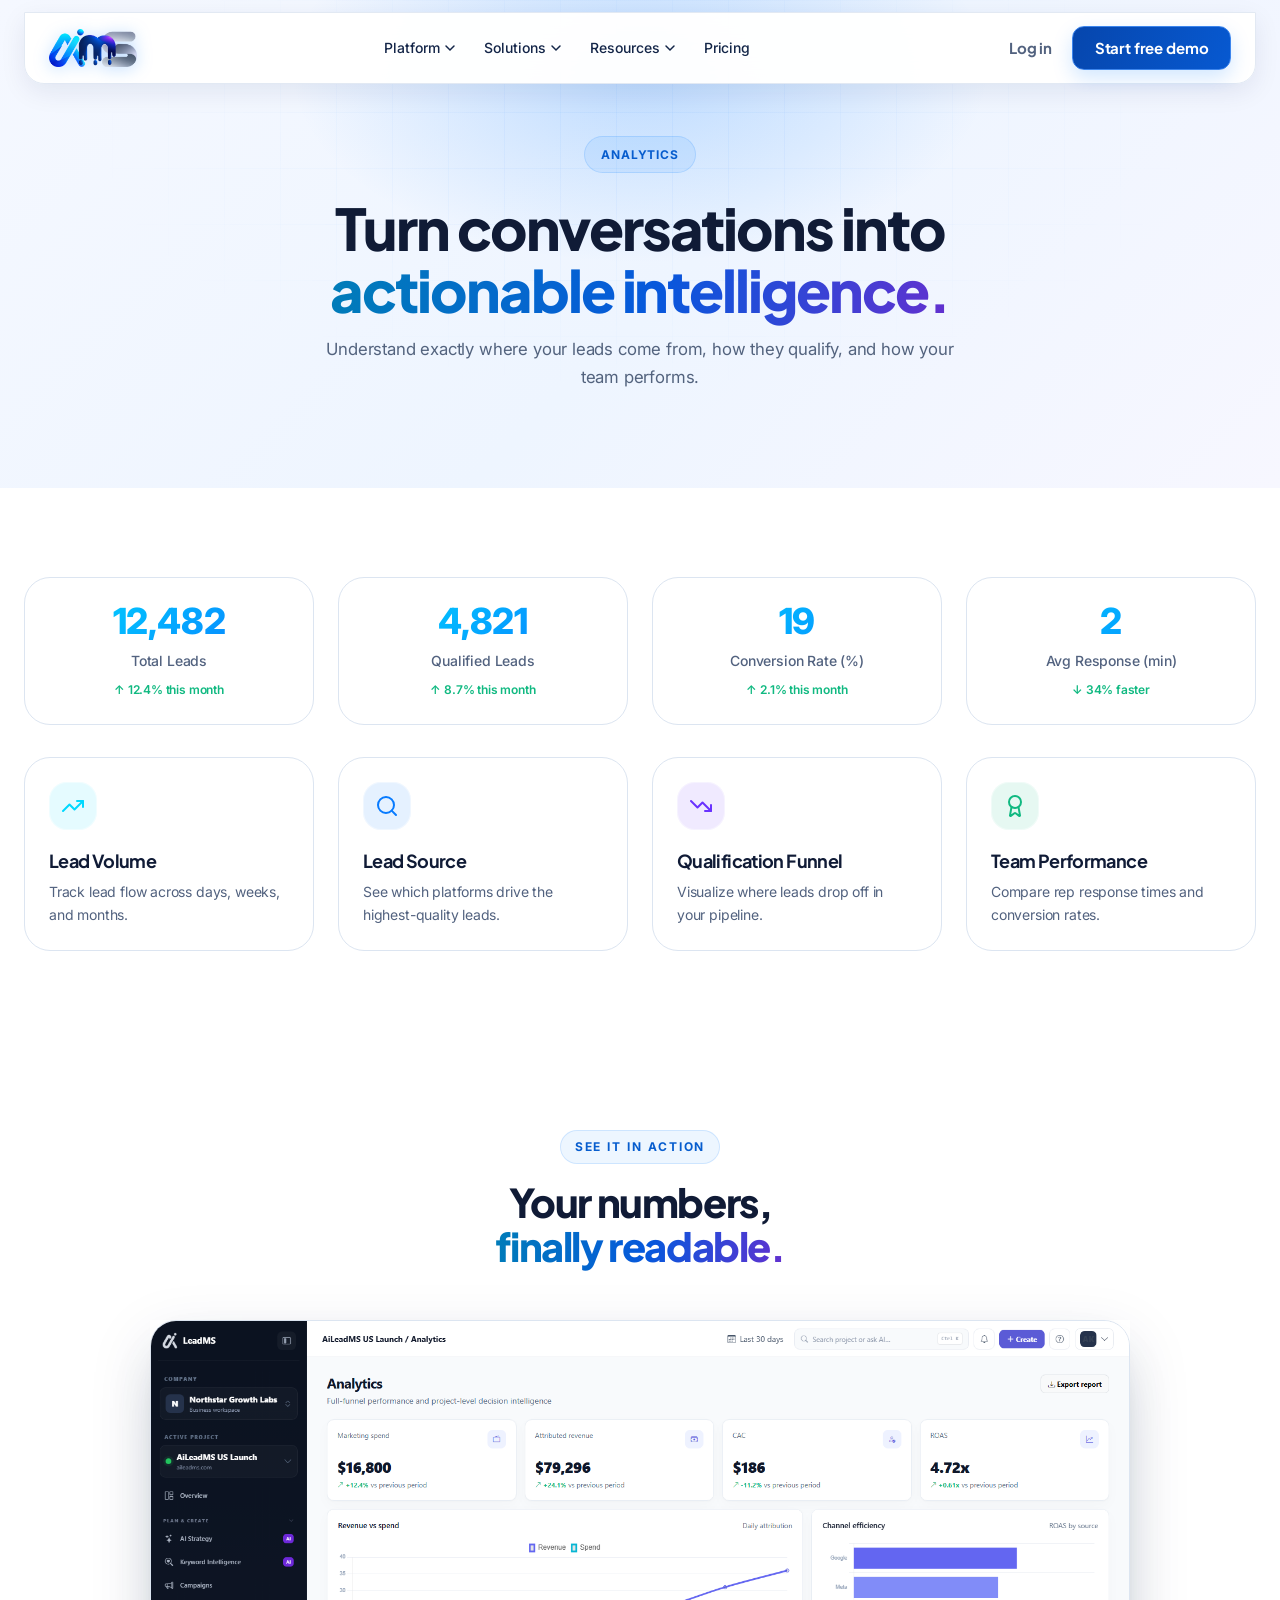
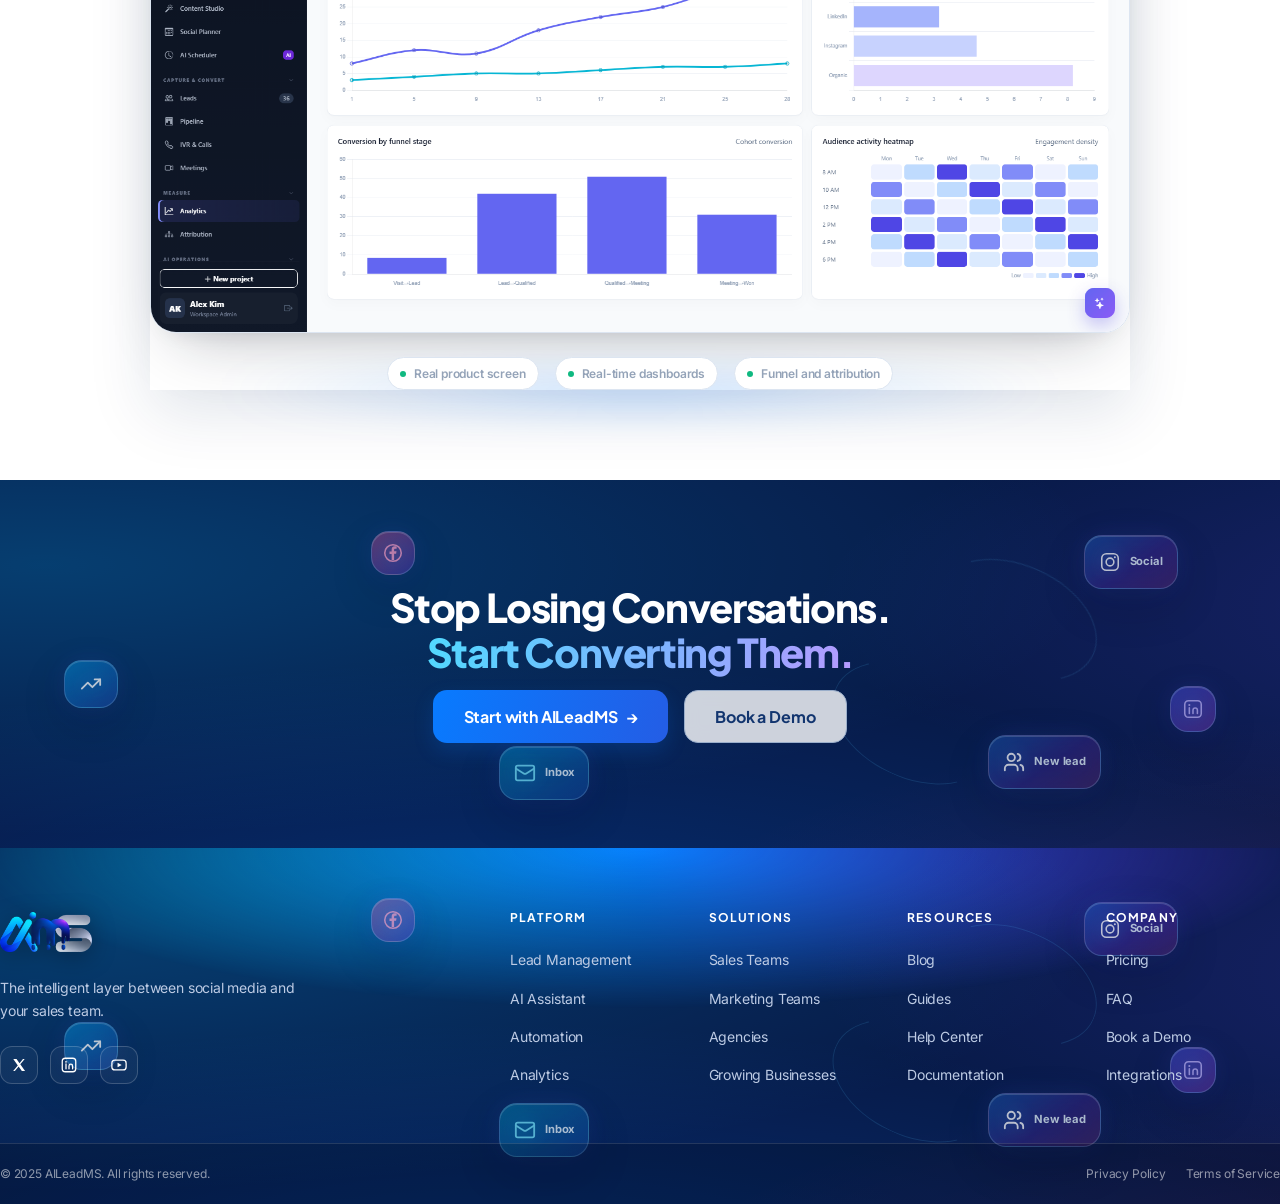
<file: analytics.html>
<!DOCTYPE html>
<html lang="en">
<head>
    <meta charset="UTF-8">
    <script>document.documentElement.classList.add('js');</script>
    <meta name="viewport" content="width=device-width, initial-scale=1.0">
    <title>Analytics — AILeadMS</title>
    <meta name="description" content="Turn conversations into actionable intelligence. Track leads, qualification rates, conversion, and team performance.">
    <link rel="canonical" href="https://aileadms.com/analytics">
    <link rel="preconnect" href="https://fonts.googleapis.com">
    <link href="https://fonts.googleapis.com/css2?family=Inter:opsz,wght@14..32,400;14..32,500;14..32,600;14..32,700;14..32,800&family=Plus+Jakarta+Sans:opsz,wght@7..40,600;7..40,700;7..40,800&display=swap" rel="stylesheet">
    <link rel="stylesheet" href="css/variables.css">
    <link rel="stylesheet" href="css/base.css">
    <link rel="stylesheet" href="css/components.css">
    <link rel="stylesheet" href="css/navbar.css">
    <link rel="stylesheet" href="css/hero.css">
    <link rel="stylesheet" href="css/sections.css">
    <link rel="stylesheet" href="css/animations.css">
    <link rel="stylesheet" href="css/responsive.css">
    <link rel="icon" type="image/png" href="assets/logo/aileadms-logo.png">
    <link rel="stylesheet" href="css/brand-polish.css">
    <link rel="stylesheet" href="css/mobile.css">
</head>
<body>
    <!-- icon-sprite -->
    <svg class="svg-sprite" aria-hidden="true" focusable="false" xmlns="http://www.w3.org/2000/svg"><symbol id="ico-alarm-clock" viewBox="0 0 24 24" fill="none" stroke="currentColor" stroke-width="2" stroke-linecap="round" stroke-linejoin="round"><circle cx="12" cy="13" r="8" /><path d="M12 9v4l2 2" /><path d="M5 3 2 6" /><path d="m22 6-3-3" /><path d="M6.38 18.7 4 21" /><path d="M17.64 18.67 20 21" /></symbol><symbol id="ico-award" viewBox="0 0 24 24" fill="none" stroke="currentColor" stroke-width="2" stroke-linecap="round" stroke-linejoin="round"><path d="m15.477 12.89 1.515 8.526a.5.5 0 0 1-.81.47l-3.58-2.687a1 1 0 0 0-1.197 0l-3.586 2.686a.5.5 0 0 1-.81-.469l1.514-8.526" /><circle cx="12" cy="8" r="6" /></symbol><symbol id="ico-badge-check" viewBox="0 0 24 24" fill="none" stroke="currentColor" stroke-width="2" stroke-linecap="round" stroke-linejoin="round"><path d="M3.85 8.62a4 4 0 0 1 4.78-4.77 4 4 0 0 1 6.74 0 4 4 0 0 1 4.78 4.78 4 4 0 0 1 0 6.74 4 4 0 0 1-4.77 4.78 4 4 0 0 1-6.75 0 4 4 0 0 1-4.78-4.77 4 4 0 0 1 0-6.76Z" /><path d="m16 9-5.5 5.5L8 12" /></symbol><symbol id="ico-bell" viewBox="0 0 24 24" fill="none" stroke="currentColor" stroke-width="2" stroke-linecap="round" stroke-linejoin="round"><path d="M10.268 21a2 2 0 0 0 3.464 0" /><path d="M3.262 15.326A1 1 0 0 0 4 17h16a1 1 0 0 0 .74-1.673C19.41 13.956 18 12.499 18 8A6 6 0 0 0 6 8c0 4.499-1.411 5.956-2.738 7.326" /></symbol><symbol id="ico-bell-off" viewBox="0 0 24 24" fill="none" stroke="currentColor" stroke-width="2" stroke-linecap="round" stroke-linejoin="round"><path d="M10.268 21a2 2 0 0 0 3.464 0" /><path d="M17 17H4a1 1 0 0 1-.74-1.673C4.59 13.956 6 12.499 6 8a6 6 0 0 1 .258-1.742" /><path d="m2 2 20 20" /><path d="M8.668 3.01A6 6 0 0 1 18 8c0 2.687.77 4.653 1.707 6.05" /></symbol><symbol id="ico-blocks" viewBox="0 0 24 24" fill="none" stroke="currentColor" stroke-width="2" stroke-linecap="round" stroke-linejoin="round"><path d="M10 22V7a1 1 0 0 0-1-1H4a2 2 0 0 0-2 2v12a2 2 0 0 0 2 2h12a2 2 0 0 0 2-2v-5a1 1 0 0 0-1-1H2" /><rect x="14" y="2" width="8" height="8" rx="1" /></symbol><symbol id="ico-book-open" viewBox="0 0 24 24" fill="none" stroke="currentColor" stroke-width="2" stroke-linecap="round" stroke-linejoin="round"><path d="M12 5v16" /><path d="M20.001 19A2 2 0 0022 17V5a2 2 0 00-1.999-2L16 3.002A5 5 0 0012 5a5 5 0 00-4-2H4a2 2 0 00-2 2v12a2 2 0 001.999 2H8a5 5 0 014 2 5 5 0 014-2z" /></symbol><symbol id="ico-bookmark" viewBox="0 0 24 24" fill="none" stroke="currentColor" stroke-width="2" stroke-linecap="round" stroke-linejoin="round"><path d="M17 3a2 2 0 0 1 2 2v15a1 1 0 0 1-1.496.868l-4.512-2.578a2 2 0 0 0-1.984 0l-4.512 2.578A1 1 0 0 1 5 20V5a2 2 0 0 1 2-2z" /></symbol><symbol id="ico-bot" viewBox="0 0 24 24" fill="none" stroke="currentColor" stroke-width="2" stroke-linecap="round" stroke-linejoin="round"><path d="M12 8V4H8" /><rect width="16" height="12" x="4" y="8" rx="2" /><path d="M2 14h2" /><path d="M20 14h2" /><path d="M15 13v2" /><path d="M9 13v2" /></symbol><symbol id="ico-brain" viewBox="0 0 24 24" fill="none" stroke="currentColor" stroke-width="2" stroke-linecap="round" stroke-linejoin="round"><path d="M12 18V5" /><path d="M15 13a4.17 4.17 0 0 1-3-4 4.17 4.17 0 0 1-3 4" /><path d="M17.598 6.5A3 3 0 1 0 12 5a3 3 0 1 0-5.598 1.5" /><path d="M17.997 5.125a4 4 0 0 1 2.526 5.77" /><path d="M18 18a4 4 0 0 0 2-7.464" /><path d="M19.967 17.483A4 4 0 1 1 12 18a4 4 0 1 1-7.967-.517" /><path d="M6 18a4 4 0 0 1-2-7.464" /><path d="M6.003 5.125a4 4 0 0 0-2.526 5.77" /></symbol><symbol id="ico-briefcase" viewBox="0 0 24 24" fill="none" stroke="currentColor" stroke-width="2" stroke-linecap="round" stroke-linejoin="round"><path d="M16 20V4a2 2 0 0 0-2-2h-4a2 2 0 0 0-2 2v16" /><rect width="20" height="14" x="2" y="6" rx="2" /></symbol><symbol id="ico-building-2" viewBox="0 0 24 24" fill="none" stroke="currentColor" stroke-width="2" stroke-linecap="round" stroke-linejoin="round"><path d="M10 12h4" /><path d="M10 8h4" /><path d="M14 21v-3a2 2 0 0 0-4 0v3" /><path d="M6 10H4a2 2 0 0 0-2 2v7a2 2 0 0 0 2 2h16a2 2 0 0 0 2-2V9a2 2 0 0 0-2-2h-2" /><path d="M6 21V5a2 2 0 0 1 2-2h8a2 2 0 0 1 2 2v16" /></symbol><symbol id="ico-calendar" viewBox="0 0 24 24" fill="none" stroke="currentColor" stroke-width="2" stroke-linecap="round" stroke-linejoin="round"><path d="M8 2v3" /><path d="M16 2v3" /><rect x="3" y="3" width="18" height="18" rx="2" /><path d="M3 9h18" /></symbol><symbol id="ico-calendar-days" viewBox="0 0 24 24" fill="none" stroke="currentColor" stroke-width="2" stroke-linecap="round" stroke-linejoin="round"><path d="M8 2v3" /><path d="M16 2v3" /><rect x="3" y="3" width="18" height="18" rx="2" /><path d="M3 9h18" /><path d="M8 13h.01" /><path d="M12 13h.01" /><path d="M16 13h.01" /><path d="M8 17h.01" /><path d="M12 17h.01" /><path d="M16 17h.01" /></symbol><symbol id="ico-camera" viewBox="0 0 24 24" fill="none" stroke="currentColor" stroke-width="2" stroke-linecap="round" stroke-linejoin="round"><path d="M13.997 4a2 2 0 0 1 1.76 1.05l.486.9A2 2 0 0 0 18.003 7H20a2 2 0 0 1 2 2v9a2 2 0 0 1-2 2H4a2 2 0 0 1-2-2V9a2 2 0 0 1 2-2h1.997a2 2 0 0 0 1.759-1.048l.489-.904A2 2 0 0 1 10.004 4z" /><circle cx="12" cy="13" r="3" /></symbol><symbol id="ico-chart-column" viewBox="0 0 24 24" fill="none" stroke="currentColor" stroke-width="2" stroke-linecap="round" stroke-linejoin="round"><path d="M3 3v16a2 2 0 0 0 2 2h16" /><path d="M18 17V9" /><path d="M13 17V5" /><path d="M8 17v-3" /></symbol><symbol id="ico-circle-alert" viewBox="0 0 24 24" fill="none" stroke="currentColor" stroke-width="2" stroke-linecap="round" stroke-linejoin="round"><circle cx="12" cy="12" r="10" /><line x1="12" x2="12" y1="8" y2="12" /><line x1="12" x2="12.01" y1="16" y2="16" /></symbol><symbol id="ico-circle-check" viewBox="0 0 24 24" fill="none" stroke="currentColor" stroke-width="2" stroke-linecap="round" stroke-linejoin="round"><circle cx="12" cy="12" r="10" /><path d="m16 9-5.5 5.5L8 12" /></symbol><symbol id="ico-circle-help" viewBox="0 0 24 24" fill="none" stroke="currentColor" stroke-width="2" stroke-linecap="round" stroke-linejoin="round"><circle cx="12" cy="12" r="10" /><path d="M9.09 9a3 3 0 0 1 5.83 1c0 2-3 3-3 3" /><path d="M12 17h.01" /></symbol><symbol id="ico-clock" viewBox="0 0 24 24" fill="none" stroke="currentColor" stroke-width="2" stroke-linecap="round" stroke-linejoin="round"><circle cx="12" cy="12" r="10" /><path d="M12 6v6l4 2" /></symbol><symbol id="ico-command" viewBox="0 0 24 24" fill="none" stroke="currentColor" stroke-width="2" stroke-linecap="round" stroke-linejoin="round"><path d="M15 6v12a3 3 0 1 0 3-3H6a3 3 0 1 0 3 3V6a3 3 0 1 0-3 3h12a3 3 0 1 0-3-3" /></symbol><symbol id="ico-contact" viewBox="0 0 24 24" fill="none" stroke="currentColor" stroke-width="2" stroke-linecap="round" stroke-linejoin="round"><path d="M16 2v2" /><path d="M7 21v-2a2 2 0 012-2h6a2 2 0 012 2v2" /><path d="M8 2v2" /><circle cx="12" cy="10" r="3" /><rect x="3" y="3" width="18" height="18" rx="2" /></symbol><symbol id="ico-credit-card" viewBox="0 0 24 24" fill="none" stroke="currentColor" stroke-width="2" stroke-linecap="round" stroke-linejoin="round"><rect width="20" height="14" x="2" y="5" rx="2" /><line x1="2" x2="22" y1="10" y2="10" /><path d="M6 14h2" /></symbol><symbol id="ico-dollar-sign" viewBox="0 0 24 24" fill="none" stroke="currentColor" stroke-width="2" stroke-linecap="round" stroke-linejoin="round"><line x1="12" x2="12" y1="2" y2="22" /><path d="M17 5H9.5a3.5 3.5 0 0 0 0 7h5a3.5 3.5 0 0 1 0 7H6" /></symbol><symbol id="ico-facebook" viewBox="0 0 24 24" fill="none" stroke="currentColor" stroke-width="1.7" stroke-linecap="round" stroke-linejoin="round"><circle cx="12" cy="12" r="9"/><path fill="currentColor" stroke="none" d="M13.2 19.6v-6.7h2.2l.4-2.7h-2.6V8.55c0-.78.28-1.3 1.36-1.3h1.4V4.85c-.24-.03-1.07-.1-2.03-.1-2.01 0-3.39 1.23-3.39 3.48v2.07H8.2v2.7h2.34v6.7z"/></symbol><symbol id="ico-fast-forward" viewBox="0 0 24 24" fill="none" stroke="currentColor" stroke-width="2" stroke-linecap="round" stroke-linejoin="round"><path d="M12 6a2 2 0 0 1 3.414-1.414l6 6a2 2 0 0 1 0 2.828l-6 6A2 2 0 0 1 12 18z" /><path d="M2 6a2 2 0 0 1 3.414-1.414l6 6a2 2 0 0 1 0 2.828l-6 6A2 2 0 0 1 2 18z" /></symbol><symbol id="ico-file-text" viewBox="0 0 24 24" fill="none" stroke="currentColor" stroke-width="2" stroke-linecap="round" stroke-linejoin="round"><path d="M6 22a2 2 0 0 1-2-2V4a2 2 0 0 1 2-2h8a2.4 2.4 0 0 1 1.704.706l3.588 3.588A2.4 2.4 0 0 1 20 8v12a2 2 0 0 1-2 2z" /><path d="M14 2v5a1 1 0 0 0 1 1h5" /><path d="M10 9H8" /><path d="M16 13H8" /><path d="M16 17H8" /></symbol><symbol id="ico-flag" viewBox="0 0 24 24" fill="none" stroke="currentColor" stroke-width="2" stroke-linecap="round" stroke-linejoin="round"><path d="M4 22V4a1 1 0 0 1 .4-.8A6 6 0 0 1 8 2c3 0 5 2 7.333 2q2 0 3.067-.8A1 1 0 0 1 20 4v10a1 1 0 0 1-.4.8A6 6 0 0 1 16 16c-3 0-5-2-8-2a6 6 0 0 0-4 1.528" /></symbol><symbol id="ico-flame" viewBox="0 0 24 24" fill="none" stroke="currentColor" stroke-width="2" stroke-linecap="round" stroke-linejoin="round"><path d="M12 3q1 4 4 6.5t3 5.5a1 1 0 0 1-14 0 5 5 0 0 1 1-3 1 1 0 0 0 5 0c0-2-1.5-3-1.5-5q0-2 2.5-4" /></symbol><symbol id="ico-folder" viewBox="0 0 24 24" fill="none" stroke="currentColor" stroke-width="2" stroke-linecap="round" stroke-linejoin="round"><path d="M20 20a2 2 0 0 0 2-2V8a2 2 0 0 0-2-2h-7.9a2 2 0 0 1-1.69-.9L9.6 3.9A2 2 0 0 0 7.93 3H4a2 2 0 0 0-2 2v13a2 2 0 0 0 2 2Z" /></symbol><symbol id="ico-gauge" viewBox="0 0 24 24" fill="none" stroke="currentColor" stroke-width="2" stroke-linecap="round" stroke-linejoin="round"><path d="m12 14 4-4" /><path d="M3.34 19a10 10 0 1 1 17.32 0" /></symbol><symbol id="ico-git-branch" viewBox="0 0 24 24" fill="none" stroke="currentColor" stroke-width="2" stroke-linecap="round" stroke-linejoin="round"><path d="M15 6a9 9 0 0 0-9 9V3" /><circle cx="18" cy="6" r="3" /><circle cx="6" cy="18" r="3" /></symbol><symbol id="ico-globe" viewBox="0 0 24 24" fill="none" stroke="currentColor" stroke-width="2" stroke-linecap="round" stroke-linejoin="round"><circle cx="12" cy="12" r="10" /><path d="M12 2a14.5 14.5 0 0 0 0 20 14.5 14.5 0 0 0 0-20" /><path d="M2 12h20" /></symbol><symbol id="ico-handshake" viewBox="0 0 24 24" fill="none" stroke="currentColor" stroke-width="2" stroke-linecap="round" stroke-linejoin="round"><path d="m11 17 2 2a1 1 0 1 0 3-3" /><path d="m14 14 2.5 2.5a1 1 0 1 0 3-3l-3.88-3.88a3 3 0 0 0-4.24 0l-.88.88a1 1 0 1 1-3-3l2.81-2.81a5.79 5.79 0 0 1 7.06-.87l.47.28a2 2 0 0 0 1.42.25L21 4" /><path d="m21 3 1 11h-2" /><path d="M3 3 2 14l6.5 6.5a1 1 0 1 0 3-3" /><path d="M3 4h8" /></symbol><symbol id="ico-image" viewBox="0 0 24 24" fill="none" stroke="currentColor" stroke-width="2" stroke-linecap="round" stroke-linejoin="round"><rect width="18" height="18" x="3" y="3" rx="2" ry="2" /><circle cx="9" cy="9" r="2" /><path d="m21 15-3.086-3.086a2 2 0 0 0-2.828 0L6 21" /></symbol><symbol id="ico-inbox" viewBox="0 0 24 24" fill="none" stroke="currentColor" stroke-width="2" stroke-linecap="round" stroke-linejoin="round"><polyline points="22 12 16 12 14 15 10 15 8 12 2 12" /><path d="M5.45 5.11 2 12v6a2 2 0 0 0 2 2h16a2 2 0 0 0 2-2v-6l-3.45-6.89A2 2 0 0 0 16.76 4H7.24a2 2 0 0 0-1.79 1.11z" /></symbol><symbol id="ico-instagram" viewBox="0 0 24 24" fill="none" stroke="currentColor" stroke-width="1.7" stroke-linecap="round" stroke-linejoin="round"><rect x="3" y="3" width="18" height="18" rx="5"/><circle cx="12" cy="12" r="4.2"/><circle cx="17.3" cy="6.7" r="1.1" fill="currentColor" stroke="none"/></symbol><symbol id="ico-key" viewBox="0 0 24 24" fill="none" stroke="currentColor" stroke-width="2" stroke-linecap="round" stroke-linejoin="round"><path d="m2 21 9.6-9.6" /><path d="m7.5 15.5 2.3 2.3a1 1 0 0 1 0 1.4l-2.1 2.1a1 1 0 0 1-1.4 0L4 19" /><circle cx="15.5" cy="7.5" r="5.5" /></symbol><symbol id="ico-lightbulb" viewBox="0 0 24 24" fill="none" stroke="currentColor" stroke-width="2" stroke-linecap="round" stroke-linejoin="round"><path d="M15 14c.2-1 .7-1.7 1.5-2.5 1-.9 1.5-2.2 1.5-3.5A6 6 0 0 0 6 8c0 1 .2 2.2 1.5 3.5.7.7 1.3 1.5 1.5 2.5" /><path d="M9 18h6" /><path d="M10 22h4" /></symbol><symbol id="ico-link-2" viewBox="0 0 24 24" fill="none" stroke="currentColor" stroke-width="2" stroke-linecap="round" stroke-linejoin="round"><path d="M9 17H7A5 5 0 0 1 7 7h2" /><path d="M15 7h2a5 5 0 1 1 0 10h-2" /><line x1="8" x2="16" y1="12" y2="12" /></symbol><symbol id="ico-linkedin" viewBox="0 0 24 24" fill="none" stroke="currentColor" stroke-width="1.7" stroke-linecap="round" stroke-linejoin="round"><rect x="3" y="3" width="18" height="18" rx="4"/><path d="M8 10.6V17"/><circle cx="8" cy="7.7" r="1.15" fill="currentColor" stroke="none"/><path d="M12 17v-3.7a2.4 2.4 0 0 1 4.8 0V17"/></symbol><symbol id="ico-list-checks" viewBox="0 0 24 24" fill="none" stroke="currentColor" stroke-width="2" stroke-linecap="round" stroke-linejoin="round"><path d="M13 5h8" /><path d="M13 12h8" /><path d="M13 19h8" /><path d="m3 17 2 2 4-4" /><path d="m3 7 2 2 4-4" /></symbol><symbol id="ico-lock" viewBox="0 0 24 24" fill="none" stroke="currentColor" stroke-width="2" stroke-linecap="round" stroke-linejoin="round"><rect width="18" height="11" x="3" y="11" rx="2" ry="2" /><path d="M7 11V7a5 5 0 0 1 10 0v4" /></symbol><symbol id="ico-mail" viewBox="0 0 24 24" fill="none" stroke="currentColor" stroke-width="2" stroke-linecap="round" stroke-linejoin="round"><path d="m22 7-8.991 5.727a2 2 0 0 1-2.009 0L2 7" /><rect x="2" y="4" width="20" height="16" rx="2" /></symbol><symbol id="ico-map-pin" viewBox="0 0 24 24" fill="none" stroke="currentColor" stroke-width="2" stroke-linecap="round" stroke-linejoin="round"><path d="M20 10c0 4.993-5.539 10.193-7.399 11.799a1 1 0 0 1-1.202 0C9.539 20.193 4 14.993 4 10a8 8 0 0 1 16 0" /><circle cx="12" cy="10" r="3" /></symbol><symbol id="ico-megaphone" viewBox="0 0 24 24" fill="none" stroke="currentColor" stroke-width="2" stroke-linecap="round" stroke-linejoin="round"><path d="M11 6a13 13 0 0 0 8.4-2.8A1 1 0 0 1 21 4v12a1 1 0 0 1-1.6.8A13 13 0 0 0 11 14H5a2 2 0 0 1-2-2V8a2 2 0 0 1 2-2z" /><path d="M6 14a12 12 0 0 0 2.4 7.2 2 2 0 0 0 3.2-2.4A8 8 0 0 1 10 14" /><path d="M8 6v8" /></symbol><symbol id="ico-message-circle" viewBox="0 0 24 24" fill="none" stroke="currentColor" stroke-width="2" stroke-linecap="round" stroke-linejoin="round"><path d="M2.992 16.342a2 2 0 0 1 .094 1.167l-1.065 3.29a1 1 0 0 0 1.236 1.168l3.413-.998a2 2 0 0 1 1.099.092 10 10 0 1 0-4.777-4.719" /></symbol><symbol id="ico-message-square" viewBox="0 0 24 24" fill="none" stroke="currentColor" stroke-width="2" stroke-linecap="round" stroke-linejoin="round"><path d="M22 17a2 2 0 0 1-2 2H6.828a2 2 0 0 0-1.414.586l-2.202 2.202A.71.71 0 0 1 2 21.286V5a2 2 0 0 1 2-2h16a2 2 0 0 1 2 2z" /></symbol><symbol id="ico-monitor" viewBox="0 0 24 24" fill="none" stroke="currentColor" stroke-width="2" stroke-linecap="round" stroke-linejoin="round"><rect width="20" height="14" x="2" y="3" rx="2" /><line x1="8" x2="16" y1="21" y2="21" /><line x1="12" x2="12" y1="17" y2="21" /></symbol><symbol id="ico-network" viewBox="0 0 24 24" fill="none" stroke="currentColor" stroke-width="2" stroke-linecap="round" stroke-linejoin="round"><rect x="16" y="16" width="6" height="6" rx="1" /><rect x="2" y="16" width="6" height="6" rx="1" /><rect x="9" y="2" width="6" height="6" rx="1" /><path d="M5 16v-3a1 1 0 0 1 1-1h12a1 1 0 0 1 1 1v3" /><path d="M12 12V8" /></symbol><symbol id="ico-package" viewBox="0 0 24 24" fill="none" stroke="currentColor" stroke-width="2" stroke-linecap="round" stroke-linejoin="round"><path d="M11 21.73a2 2 0 0 0 2 0l7-4A2 2 0 0 0 21 16V8a2 2 0 0 0-1-1.73l-7-4a2 2 0 0 0-2 0l-7 4A2 2 0 0 0 3 8v8a2 2 0 0 0 1 1.73z" /><path d="M12 22V12" /><polyline points="3.29 7 12 12 20.71 7" /><path d="m7.5 4.27 9 5.15" /></symbol><symbol id="ico-palette" viewBox="0 0 24 24" fill="none" stroke="currentColor" stroke-width="2" stroke-linecap="round" stroke-linejoin="round"><path d="M12 22a1 1 0 0 1 0-20 10 9 0 0 1 10 9 5 5 0 0 1-5 5h-2.25a1.75 1.75 0 0 0-1.4 2.8l.3.4a1.75 1.75 0 0 1-1.4 2.8z" /><circle cx="13.5" cy="6.5" r=".5" fill="currentColor" /><circle cx="17.5" cy="10.5" r=".5" fill="currentColor" /><circle cx="6.5" cy="12.5" r=".5" fill="currentColor" /><circle cx="8.5" cy="7.5" r=".5" fill="currentColor" /></symbol><symbol id="ico-pen-line" viewBox="0 0 24 24" fill="none" stroke="currentColor" stroke-width="2" stroke-linecap="round" stroke-linejoin="round"><path d="M13 21h8" /><path d="M21.174 6.812a1 1 0 0 0-3.986-3.987L3.842 16.174a2 2 0 0 0-.5.83l-1.321 4.352a.5.5 0 0 0 .623.622l4.353-1.32a2 2 0 0 0 .83-.497z" /></symbol><symbol id="ico-puzzle" viewBox="0 0 24 24" fill="none" stroke="currentColor" stroke-width="2" stroke-linecap="round" stroke-linejoin="round"><path d="M15.39 4.39a1 1 0 0 0 1.68-.474 2.5 2.5 0 1 1 3.014 3.015 1 1 0 0 0-.474 1.68l1.683 1.682a2.414 2.414 0 0 1 0 3.414L19.61 15.39a1 1 0 0 1-1.68-.474 2.5 2.5 0 1 0-3.014 3.015 1 1 0 0 1 .474 1.68l-1.683 1.682a2.414 2.414 0 0 1-3.414 0L8.61 19.61a1 1 0 0 0-1.68.474 2.5 2.5 0 1 1-3.014-3.015 1 1 0 0 0 .474-1.68l-1.683-1.682a2.414 2.414 0 0 1 0-3.414L4.39 8.61a1 1 0 0 1 1.68.474 2.5 2.5 0 1 0 3.014-3.015 1 1 0 0 1-.474-1.68l1.683-1.682a2.414 2.414 0 0 1 3.414 0z" /></symbol><symbol id="ico-refresh-cw" viewBox="0 0 24 24" fill="none" stroke="currentColor" stroke-width="2" stroke-linecap="round" stroke-linejoin="round"><path d="M3 12a9 9 0 0 1 9-9 9.75 9.75 0 0 1 6.74 2.74L21 8" /><path d="M21 3v5h-5" /><path d="M21 12a9 9 0 0 1-9 9 9.75 9.75 0 0 1-6.74-2.74L3 16" /><path d="M8 16H3v5" /></symbol><symbol id="ico-rocket" viewBox="0 0 24 24" fill="none" stroke="currentColor" stroke-width="2" stroke-linecap="round" stroke-linejoin="round"><path d="M12 15v5s3.03-.55 4-2c1.08-1.62 0-5 0-5" /><path d="M4.5 16.5c-1.5 1.26-2 5-2 5s3.74-.5 5-2c.71-.84.7-2.13-.09-2.91a2.18 2.18 0 0 0-2.91-.09" /><path d="M9 12a22 22 0 0 1 2-3.95A12.88 12.88 0 0 1 22 2c0 2.72-.78 7.5-6 11a22.4 22.4 0 0 1-4 2z" /><path d="M9 12H4s.55-3.03 2-4c1.62-1.08 5 .05 5 .05" /></symbol><symbol id="ico-route" viewBox="0 0 24 24" fill="none" stroke="currentColor" stroke-width="2" stroke-linecap="round" stroke-linejoin="round"><circle cx="6" cy="19" r="3" /><path d="M9 19h8.5a3.5 3.5 0 0 0 0-7h-11a3.5 3.5 0 0 1 0-7H15" /><circle cx="18" cy="5" r="3" /></symbol><symbol id="ico-search" viewBox="0 0 24 24" fill="none" stroke="currentColor" stroke-width="2" stroke-linecap="round" stroke-linejoin="round"><path d="m21 21-4.34-4.34" /><circle cx="11" cy="11" r="8" /></symbol><symbol id="ico-settings" viewBox="0 0 24 24" fill="none" stroke="currentColor" stroke-width="2" stroke-linecap="round" stroke-linejoin="round"><path d="M9.671 4.136a2.34 2.34 0 0 1 4.659 0 2.34 2.34 0 0 0 3.319 1.915 2.34 2.34 0 0 1 2.33 4.033 2.34 2.34 0 0 0 0 3.831 2.34 2.34 0 0 1-2.33 4.033 2.34 2.34 0 0 0-3.319 1.915 2.34 2.34 0 0 1-4.659 0 2.34 2.34 0 0 0-3.32-1.915 2.34 2.34 0 0 1-2.33-4.033 2.34 2.34 0 0 0 0-3.831A2.34 2.34 0 0 1 6.35 6.051a2.34 2.34 0 0 0 3.319-1.915" /><circle cx="12" cy="12" r="3" /></symbol><symbol id="ico-shield" viewBox="0 0 24 24" fill="none" stroke="currentColor" stroke-width="2" stroke-linecap="round" stroke-linejoin="round"><path d="M20 13c0 5-3.5 7.5-7.66 8.95a1 1 0 0 1-.67-.01C7.5 20.5 4 18 4 13V6a1 1 0 0 1 1-1c2 0 4.5-1.2 6.24-2.72a1.17 1.17 0 0 1 1.52 0C14.51 3.81 17 5 19 5a1 1 0 0 1 1 1z" /></symbol><symbol id="ico-slack" viewBox="0 0 24 24" fill="none" stroke="currentColor" stroke-width="1.7" stroke-linecap="round" stroke-linejoin="round"><path d="M9 3.5a1.7 1.7 0 1 1 3.4 0V12a1.7 1.7 0 1 1-3.4 0z"/><path d="M15.7 9a1.7 1.7 0 1 1 0 3.4H7.3a1.7 1.7 0 1 1 0-3.4z" transform="translate(0 -2)"/><path d="M20.5 15a1.7 1.7 0 1 1-3.4 0V6.5a1.7 1.7 0 1 1 3.4 0z"/><path d="M3.5 18.5a1.7 1.7 0 1 1 0-3.4H12a1.7 1.7 0 1 1 0 3.4z"/></symbol><symbol id="ico-smartphone" viewBox="0 0 24 24" fill="none" stroke="currentColor" stroke-width="2" stroke-linecap="round" stroke-linejoin="round"><rect width="14" height="20" x="5" y="2" rx="2" ry="2" /><path d="M12 18h.01" /></symbol><symbol id="ico-snowflake" viewBox="0 0 24 24" fill="none" stroke="currentColor" stroke-width="2" stroke-linecap="round" stroke-linejoin="round"><path d="m10 20-1.25-2.5L6 18" /><path d="M10 4 8.75 6.5 6 6" /><path d="m14 20 1.25-2.5L18 18" /><path d="m14 4 1.25 2.5L18 6" /><path d="m17 21-3-6h-4" /><path d="m17 3-3 6 1.5 3" /><path d="M2 12h6.5L10 9" /><path d="m20 10-1.5 2 1.5 2" /><path d="M22 12h-6.5L14 15" /><path d="m4 10 1.5 2L4 14" /><path d="m7 21 3-6-1.5-3" /><path d="m7 3 3 6h4" /></symbol><symbol id="ico-sparkles" viewBox="0 0 24 24" fill="none" stroke="currentColor" stroke-width="2" stroke-linecap="round" stroke-linejoin="round"><path d="M11.017 2.814a1 1 0 0 1 1.966 0l1.051 5.558a2 2 0 0 0 1.594 1.594l5.558 1.051a1 1 0 0 1 0 1.966l-5.558 1.051a2 2 0 0 0-1.594 1.594l-1.051 5.558a1 1 0 0 1-1.966 0l-1.051-5.558a2 2 0 0 0-1.594-1.594l-5.558-1.051a1 1 0 0 1 0-1.966l5.558-1.051a2 2 0 0 0 1.594-1.594z" /><path d="M20 2v4" /><path d="M22 4h-4" /><circle cx="4" cy="20" r="2" /></symbol><symbol id="ico-split" viewBox="0 0 24 24" fill="none" stroke="currentColor" stroke-width="2" stroke-linecap="round" stroke-linejoin="round"><path d="M16 3h5v5" /><path d="M8 3H3v5" /><path d="M12 22v-8.3a4 4 0 0 0-1.172-2.872L3 3" /><path d="m15 9 6-6" /></symbol><symbol id="ico-square-kanban" viewBox="0 0 24 24" fill="none" stroke="currentColor" stroke-width="2" stroke-linecap="round" stroke-linejoin="round"><rect width="18" height="18" x="3" y="3" rx="2" /><path d="M8 7v7" /><path d="M12 7v4" /><path d="M16 7v9" /></symbol><symbol id="ico-star" viewBox="0 0 24 24" fill="none" stroke="currentColor" stroke-width="2" stroke-linecap="round" stroke-linejoin="round"><path d="M11.525 2.295a.53.53 0 0 1 .95 0l2.31 4.679a2.123 2.123 0 0 0 1.595 1.16l5.166.756a.53.53 0 0 1 .294.904l-3.736 3.638a2.123 2.123 0 0 0-.611 1.878l.882 5.14a.53.53 0 0 1-.771.56l-4.618-2.428a2.122 2.122 0 0 0-1.973 0L6.396 21.01a.53.53 0 0 1-.77-.56l.881-5.139a2.122 2.122 0 0 0-.611-1.879L2.16 9.795a.53.53 0 0 1 .294-.906l5.165-.755a2.122 2.122 0 0 0 1.597-1.16z" /></symbol><symbol id="ico-sun" viewBox="0 0 24 24" fill="none" stroke="currentColor" stroke-width="2" stroke-linecap="round" stroke-linejoin="round"><circle cx="12" cy="12" r="4" /><path d="M12 2v2" /><path d="M12 20v2" /><path d="m4.93 4.93 1.41 1.41" /><path d="m17.66 17.66 1.41 1.41" /><path d="M2 12h2" /><path d="M20 12h2" /><path d="m6.34 17.66-1.41 1.41" /><path d="m19.07 4.93-1.41 1.41" /></symbol><symbol id="ico-table" viewBox="0 0 24 24" fill="none" stroke="currentColor" stroke-width="2" stroke-linecap="round" stroke-linejoin="round"><path d="M12 3v18" /><rect width="18" height="18" x="3" y="3" rx="2" /><path d="M3 9h18" /><path d="M3 15h18" /></symbol><symbol id="ico-target" viewBox="0 0 24 24" fill="none" stroke="currentColor" stroke-width="2" stroke-linecap="round" stroke-linejoin="round"><circle cx="12" cy="12" r="10" /><circle cx="12" cy="12" r="6" /><circle cx="12" cy="12" r="2" /></symbol><symbol id="ico-tiktok" viewBox="0 0 24 24" fill="none" stroke="currentColor" stroke-width="1.7" stroke-linecap="round" stroke-linejoin="round"><path d="M14.6 3.2v10.4a3.8 3.8 0 1 1-3.8-3.8c.32 0 .63.04.92.12"/><path d="M14.6 6.4a5.7 5.7 0 0 0 5.5 2.9"/></symbol><symbol id="ico-timer" viewBox="0 0 24 24" fill="none" stroke="currentColor" stroke-width="2" stroke-linecap="round" stroke-linejoin="round"><line x1="10" x2="14" y1="2" y2="2" /><line x1="12" x2="15" y1="14" y2="11" /><circle cx="12" cy="14" r="8" /></symbol><symbol id="ico-trending-down" viewBox="0 0 24 24" fill="none" stroke="currentColor" stroke-width="2" stroke-linecap="round" stroke-linejoin="round"><path d="M16 17h6v-6" /><path d="m22 17-8.5-8.5-5 5L2 7" /></symbol><symbol id="ico-trending-up" viewBox="0 0 24 24" fill="none" stroke="currentColor" stroke-width="2" stroke-linecap="round" stroke-linejoin="round"><path d="M16 7h6v6" /><path d="m22 7-8.5 8.5-5-5L2 17" /></symbol><symbol id="ico-users" viewBox="0 0 24 24" fill="none" stroke="currentColor" stroke-width="2" stroke-linecap="round" stroke-linejoin="round"><path d="M16 21v-2a4 4 0 0 0-4-4H6a4 4 0 0 0-4 4v2" /><path d="M16 3.128a4 4 0 0 1 0 7.744" /><path d="M22 21v-2a4 4 0 0 0-3-3.87" /><circle cx="9" cy="7" r="4" /></symbol><symbol id="ico-video" viewBox="0 0 24 24" fill="none" stroke="currentColor" stroke-width="2" stroke-linecap="round" stroke-linejoin="round"><path d="m16 13 5.223 3.482a.5.5 0 0 0 .777-.416V7.87a.5.5 0 0 0-.752-.432L16 10.5" /><rect x="2" y="6" width="14" height="12" rx="2" /></symbol><symbol id="ico-wand-sparkles" viewBox="0 0 24 24" fill="none" stroke="currentColor" stroke-width="2" stroke-linecap="round" stroke-linejoin="round"><path d="m21.64 3.64-1.28-1.28a1.21 1.21 0 0 0-1.72 0L2.36 18.64a1.21 1.21 0 0 0 0 1.72l1.28 1.28a1.2 1.2 0 0 0 1.72 0L21.64 5.36a1.2 1.2 0 0 0 0-1.72" /><path d="m14 7 3 3" /><path d="M5 6v4" /><path d="M19 14v4" /><path d="M10 2v2" /><path d="M7 8H3" /><path d="M21 16h-4" /><path d="M11 3H9" /></symbol><symbol id="ico-whatsapp" viewBox="0 0 24 24" fill="none" stroke="currentColor" stroke-width="1.7" stroke-linecap="round" stroke-linejoin="round"><path d="M20.5 11.7a8.5 8.5 0 0 1-12.6 7.5L3.5 20.5l1.4-4.3A8.5 8.5 0 1 1 20.5 11.7z"/><path d="M9 9.4c.3 2.4 2.3 4.5 4.7 5 .6.1 1.2-.2 1.4-.8l.2-.6-1.9-1-.7.8a5.6 5.6 0 0 1-2.3-2.3l.8-.7-1-1.9-.6.2c-.6.2-.9.8-.6 1.3z"/></symbol><symbol id="ico-workflow" viewBox="0 0 24 24" fill="none" stroke="currentColor" stroke-width="2" stroke-linecap="round" stroke-linejoin="round"><rect width="8" height="8" x="3" y="3" rx="2" /><path d="M7 11v4a2 2 0 0 0 2 2h4" /><rect width="8" height="8" x="13" y="13" rx="2" /></symbol><symbol id="ico-x" viewBox="0 0 24 24" fill="none" stroke="currentColor" stroke-width="1.7" stroke-linecap="round" stroke-linejoin="round"><path fill="currentColor" stroke="none" d="M4.4 4h4.3l4 5.5L17.3 4h2.3l-5.9 6.9L20.1 20h-4.3l-4.3-5.9L6.5 20H4.2l6.2-7.3z"/></symbol><symbol id="ico-youtube" viewBox="0 0 24 24" fill="none" stroke="currentColor" stroke-width="1.7" stroke-linecap="round" stroke-linejoin="round"><rect x="2.5" y="5.5" width="19" height="13" rx="4"/><path fill="currentColor" stroke="none" d="M10.1 9.1l5.5 2.9-5.5 2.9z"/></symbol><symbol id="ico-zap" viewBox="0 0 24 24" fill="none" stroke="currentColor" stroke-width="2" stroke-linecap="round" stroke-linejoin="round"><path d="M15.914 4a1.5 1.5 0 00-2.474-1.561l-9 9A1.5 1.5 0 005.5 14h4.002a.5.5 0 01.471.666L8.086 20a1.5 1.5 0 002.475 1.56l9-9A1.5 1.5 0 0018.5 10h-3.997a.5.5 0 01-.472-.667z" /></symbol></svg>
    <a href="#main-content" class="skip-link">Skip to main content</a>
    <header class="navbar" id="navbar">
        <div class="container navbar__inner">
            <a href="index.html" class="navbar__logo" aria-label="AILeadMS Home">
                <img src="assets/logo/aileadms-logo.png" alt="AILeadMS" width="150" height="70">
            </a>

            <nav class="navbar__nav" aria-label="Main navigation">
                <ul class="navbar__menu">
                    <li class="navbar__item has-dropdown">
                        <button class="navbar__link" aria-expanded="false" aria-haspopup="true">
                            Platform
                            <svg width="12" height="12" viewBox="0 0 12 12" fill="none" aria-hidden="true"><path d="M2 4 L6 8 L10 4" stroke="currentColor" stroke-width="1.5" stroke-linecap="round"/></svg>
                        </button>
                        <div class="navbar__dropdown">
                            <a href="lead-management.html" class="dropdown__link">
                                <span class="dropdown__icon"><svg class="ico" aria-hidden="true"><use href="#ico-list-checks"></use></svg></span>
                                <span>
                                    <strong>Lead Management</strong>
                                    <small>See every lead, know what to do next</small>
                                </span>
                            </a>
                            <a href="ai-assistant.html" class="dropdown__link">
                                <span class="dropdown__icon"><svg class="ico" aria-hidden="true"><use href="#ico-bot"></use></svg></span>
                                <span>
                                    <strong>AI Assistant</strong>
                                    <small>Your AI for every conversation</small>
                                </span>
                            </a>
                            <a href="automation.html" class="dropdown__link">
                                <span class="dropdown__icon"><svg class="ico" aria-hidden="true"><use href="#ico-zap"></use></svg></span>
                                <span>
                                    <strong>Automation</strong>
                                    <small>Let AI handle the repetitive work</small>
                                </span>
                            </a>
                            <a href="analytics.html" class="dropdown__link">
                                <span class="dropdown__icon"><svg class="ico" aria-hidden="true"><use href="#ico-chart-column"></use></svg></span>
                                <span>
                                    <strong>Analytics</strong>
                                    <small>Turn conversations into intelligence</small>
                                </span>
                            </a>
                        </div>
                    </li>
                    <li class="navbar__item has-dropdown">
                        <button class="navbar__link" aria-expanded="false" aria-haspopup="true">
                            Solutions
                            <svg width="12" height="12" viewBox="0 0 12 12" fill="none" aria-hidden="true"><path d="M2 4 L6 8 L10 4" stroke="currentColor" stroke-width="1.5" stroke-linecap="round"/></svg>
                        </button>
                        <div class="navbar__dropdown">
                            <a href="solutions.html#sales" class="dropdown__link">
                                <span class="dropdown__icon"><svg class="ico" aria-hidden="true"><use href="#ico-briefcase"></use></svg></span>
                                <span><strong>Sales Teams</strong><small>Close more deals</small></span>
                            </a>
                            <a href="solutions.html#marketing" class="dropdown__link">
                                <span class="dropdown__icon"><svg class="ico" aria-hidden="true"><use href="#ico-megaphone"></use></svg></span>
                                <span><strong>Marketing Teams</strong><small>Prove social ROI</small></span>
                            </a>
                            <a href="solutions.html#agencies" class="dropdown__link">
                                <span class="dropdown__icon"><svg class="ico" aria-hidden="true"><use href="#ico-building-2"></use></svg></span>
                                <span><strong>Agencies</strong><small>Manage multiple clients</small></span>
                            </a>
                            <a href="solutions.html#growing" class="dropdown__link">
                                <span class="dropdown__icon"><svg class="ico" aria-hidden="true"><use href="#ico-rocket"></use></svg></span>
                                <span><strong>Growing Businesses</strong><small>Scale without chaos</small></span>
                            </a>
                        </div>
                    </li>
                    <li class="navbar__item has-dropdown">
                        <button class="navbar__link" aria-expanded="false" aria-haspopup="true">
                            Resources
                            <svg width="12" height="12" viewBox="0 0 12 12" fill="none" aria-hidden="true"><path d="M2 4 L6 8 L10 4" stroke="currentColor" stroke-width="1.5" stroke-linecap="round"/></svg>
                        </button>
                        <div class="navbar__dropdown">
                            <a href="resources.html#blog" class="dropdown__link">
                                <span class="dropdown__icon"><svg class="ico" aria-hidden="true"><use href="#ico-pen-line"></use></svg></span>
                                <span><strong>Blog</strong><small>Insights and best practices</small></span>
                            </a>
                            <a href="resources.html#guides" class="dropdown__link">
                                <span class="dropdown__icon"><svg class="ico" aria-hidden="true"><use href="#ico-book-open"></use></svg></span>
                                <span><strong>Guides</strong><small>Step-by-step playbooks</small></span>
                            </a>
                            <a href="resources.html#help" class="dropdown__link">
                                <span class="dropdown__icon"><svg class="ico" aria-hidden="true"><use href="#ico-circle-help"></use></svg></span>
                                <span><strong>Help Center</strong><small>Get answers fast</small></span>
                            </a>
                            <a href="resources.html#docs" class="dropdown__link">
                                <span class="dropdown__icon"><svg class="ico" aria-hidden="true"><use href="#ico-file-text"></use></svg></span>
                                <span><strong>Documentation</strong><small>Technical reference</small></span>
                            </a>
                        </div>
                    </li>
                    <li class="navbar__item"><a href="pricing.html" class="navbar__link">Pricing</a></li>
                </ul>
            </nav>

            <div class="navbar__actions">
                <a href="demo.html" class="btn btn--ghost">Log in</a>
                <a href="#demo-form" class="btn btn--primary nav-demo-trigger">Start free demo</a>
                <button class="theme-toggle" id="themeToggle" aria-label="Toggle dark mode">
                    <svg class="theme-toggle__sun" width="18" height="18" viewBox="0 0 24 24" fill="none" stroke="currentColor" stroke-width="2" stroke-linecap="round"><circle cx="12" cy="12" r="5"/><path d="M12 1v2M12 21v2M4.22 4.22l1.42 1.42M18.36 18.36l1.42 1.42M1 12h2M21 12h2M4.22 19.78l1.42-1.42M18.36 5.64l1.42-1.42"/></svg>
                    <svg class="theme-toggle__moon" width="18" height="18" viewBox="0 0 24 24" fill="none" stroke="currentColor" stroke-width="2" stroke-linecap="round"><path d="M21 12.79A9 9 0 1 1 11.21 3 7 7 0 0 0 21 12.79z"/></svg>
                </button>
                <button class="mobile-menu-btn" id="mobileMenuBtn" aria-label="Open menu" aria-expanded="false">
                    <span></span><span></span><span></span>
                </button>
            </div>
        </div>
    </header>

    <!-- Mobile Menu -->
    <div class="mobile-menu" id="mobileMenu" aria-hidden="true">
        <div class="mobile-menu__inner">
            <nav aria-label="Mobile navigation">
                <ul class="mobile-menu__list">
                    <li><a href="platform.html" class="mobile-menu__link">Platform</a></li>
                    <li><a href="solutions.html" class="mobile-menu__link">Solutions</a></li>
                    <li><a href="resources.html" class="mobile-menu__link">Resources</a></li>
                    <li><a href="pricing.html" class="mobile-menu__link">Pricing</a></li>
                    <li><a href="demo.html" class="mobile-menu__link">Log in</a></li>
                </ul>
            </nav>
            <a href="#demo-form" class="btn btn--primary btn--large mobile-menu__cta demo-trigger">Start free demo <span class="btn__arrow">→</span></a>
        </div>
    </div>

    

    <main id="main-content">
        <section class="page-hero">
            <div class="container">
                <span class="page-hero__badge">ANALYTICS</span>
                <h1>Turn conversations into<br><span class="text-gradient">actionable intelligence.</span></h1>
                <p>Understand exactly where your leads come from, how they qualify, and how your team performs.</p>
            </div>
        </section>

        <section class="section">
            <div class="container">
                <div class="analytics-grid">
                    <div class="metric-card reveal"><div class="metric-card__value" data-counter="12482">0</div><div class="metric-card__label">Total Leads</div><div class="metric-card__change positive">↑ 12.4% this month</div></div>
                    <div class="metric-card reveal"><div class="metric-card__value" data-counter="4821">0</div><div class="metric-card__label">Qualified Leads</div><div class="metric-card__change positive">↑ 8.7% this month</div></div>
                    <div class="metric-card reveal"><div class="metric-card__value" data-counter="19">0</div><div class="metric-card__label">Conversion Rate (%)</div><div class="metric-card__change positive">↑ 2.1% this month</div></div>
                    <div class="metric-card reveal"><div class="metric-card__value" data-counter="2">0</div><div class="metric-card__label">Avg Response (min)</div><div class="metric-card__change positive">↓ 34% faster</div></div>
                </div>

                <div class="features__grid features__grid--4">
                    <article class="feature-card reveal"><div class="feature-card__icon" style="background: rgba(0,217,255,0.1); color: #00D9FF;"><svg class="ico" aria-hidden="true"><use href="#ico-trending-up"></use></svg></div><h3>Lead Volume</h3><p>Track lead flow across days, weeks, and months.</p></article>
                    <article class="feature-card reveal"><div class="feature-card__icon" style="background: rgba(8,123,255,0.1); color: #087BFF;"><svg class="ico" aria-hidden="true"><use href="#ico-search"></use></svg></div><h3>Lead Source</h3><p>See which platforms drive the highest-quality leads.</p></article>
                    <article class="feature-card reveal"><div class="feature-card__icon" style="background: rgba(106,50,255,0.1); color: #6A32FF;"><svg class="ico" aria-hidden="true"><use href="#ico-trending-down"></use></svg></div><h3>Qualification Funnel</h3><p>Visualize where leads drop off in your pipeline.</p></article>
                    <article class="feature-card reveal"><div class="feature-card__icon" style="background: rgba(16,185,129,0.1); color: #10B981;"><svg class="ico" aria-hidden="true"><use href="#ico-award"></use></svg></div><h3>Team Performance</h3><p>Compare rep response times and conversion rates.</p></article>
                </div>
            </div>
        </section>

        <!-- PRODUCT SHOT -->
        <section class="section">
            <div class="container">
                <div class="section-header reveal">
                    <span class="section-label">SEE IT IN ACTION</span>
                    <h2>Your numbers,<br><span class="text-gradient">finally readable.</span></h2>
                </div>
                <div class="product-shot reveal">
                    <img src="assets/product-ui/analytics.png" alt="AILeadMS analytics dashboard" width="1680" height="1050" loading="lazy">
                    <div class="product-shot__caption">
                        <span><i></i> Real product screen</span>
                        <span><i></i> Real-time dashboards</span>
                        <span><i></i> Funnel and attribution</span>
                    </div>
                </div>
            </div>
        </section>
        <section class="section cta-final">
            <div class="container cta-final__inner reveal">
                <h2>Stop Losing Conversations.<br><span class="text-gradient">Start Converting Them.</span></h2>
                <div class="cta-final__actions">
                    <a href="demo.html" class="btn btn--primary btn--large">Start with AILeadMS <span class="btn__arrow">→</span></a>
                    <a href="demo.html" class="btn btn--outline btn--large">Book a Demo</a>
                </div>
            </div>
        </section>
    </main>
    <footer class="footer">
        <div class="container footer__inner">
            <div class="footer__brand">
                <a href="index.html" class="footer__logo">
                    <img src="assets/logo/aileadms-logo.png" alt="AILeadMS" width="120" height="56">
                </a>
                <p>The intelligent layer between social media and your sales team.</p>
                <div class="footer__social">
                    <a href="#" aria-label="Twitter"><svg class="ico ico--brand" aria-hidden="true"><use href="#ico-x"></use></svg></a>
                    <a href="#" aria-label="LinkedIn"><svg class="ico ico--brand" aria-hidden="true"><use href="#ico-linkedin"></use></svg></a>
                    <a href="#" aria-label="YouTube"><svg class="ico ico--brand" aria-hidden="true"><use href="#ico-youtube"></use></svg></a>
                </div>
            </div>
            <div class="footer__links">
                <div class="footer__col">
                    <h4>Platform</h4>
                    <a href="lead-management.html">Lead Management</a>
                    <a href="ai-assistant.html">AI Assistant</a>
                    <a href="automation.html">Automation</a>
                    <a href="analytics.html">Analytics</a>
                </div>
                <div class="footer__col">
                    <h4>Solutions</h4>
                    <a href="solutions.html#sales">Sales Teams</a>
                    <a href="solutions.html#marketing">Marketing Teams</a>
                    <a href="solutions.html#agencies">Agencies</a>
                    <a href="solutions.html#growing">Growing Businesses</a>
                </div>
                <div class="footer__col">
                    <h4>Resources</h4>
                    <a href="resources.html#blog">Blog</a>
                    <a href="resources.html#guides">Guides</a>
                    <a href="resources.html#help">Help Center</a>
                    <a href="resources.html#docs">Documentation</a>
                </div>
                <div class="footer__col">
                    <h4>Company</h4>
                    <a href="pricing.html">Pricing</a>
                    <a href="faq.html">FAQ</a>
                    <a href="demo.html">Book a Demo</a>
                    <a href="integrations.html">Integrations</a>
                </div>
            </div>
        </div>
        <div class="footer__bottom">
            <div class="container footer__bottom-inner">
                <p>&copy; 2025 AILeadMS. All rights reserved.</p>
                <div class="footer__legal">
                    <a href="privacy-policy.html">Privacy Policy</a>
                    <a href="terms-of-service.html">Terms of Service</a>
                </div>
            </div>
        </div>
    

</footer>

    <script src="js/theme.js"></script>
    <script src="js/navigation.js"></script>
    <script src="js/animations.js"></script>
    <script src="js/components.js"></script>
    <script src="js/main.js"></script>

    <script src='js/demo-modal.js'></script>
</body>
</html>
</file>
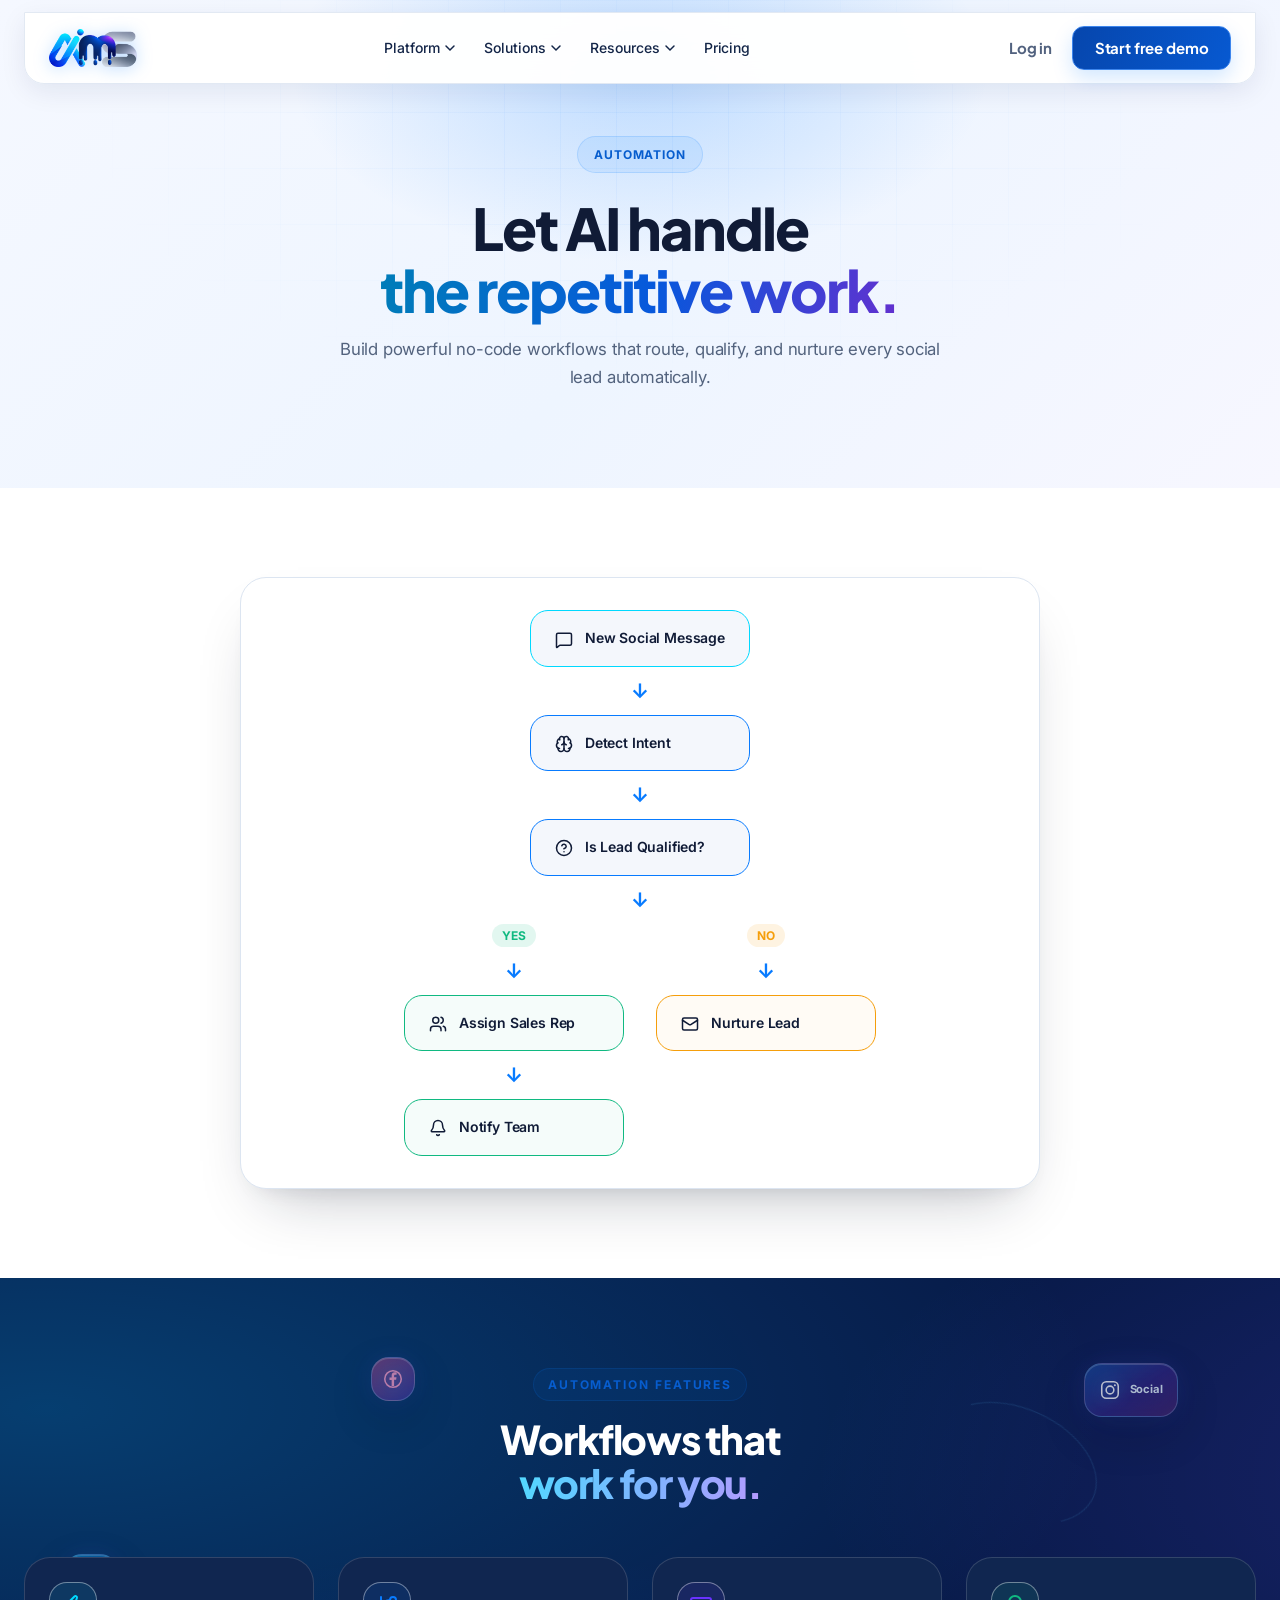
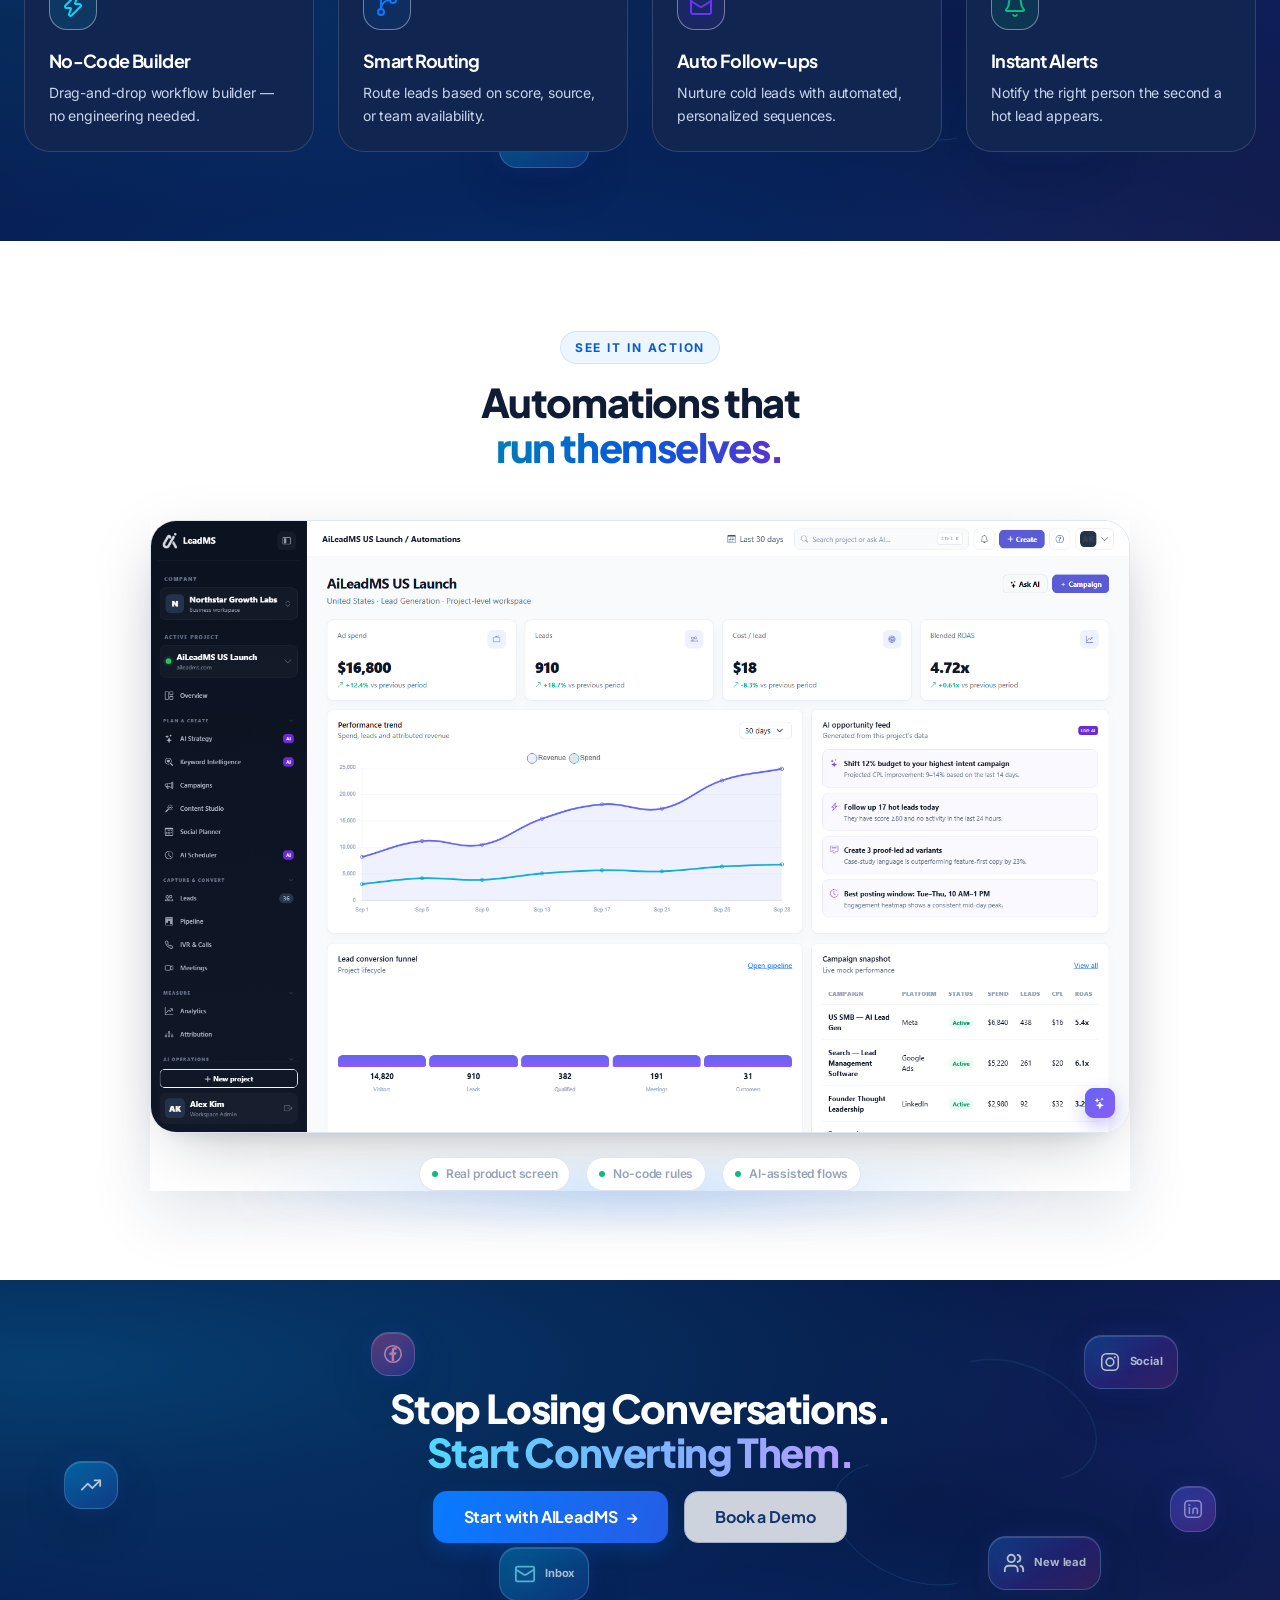
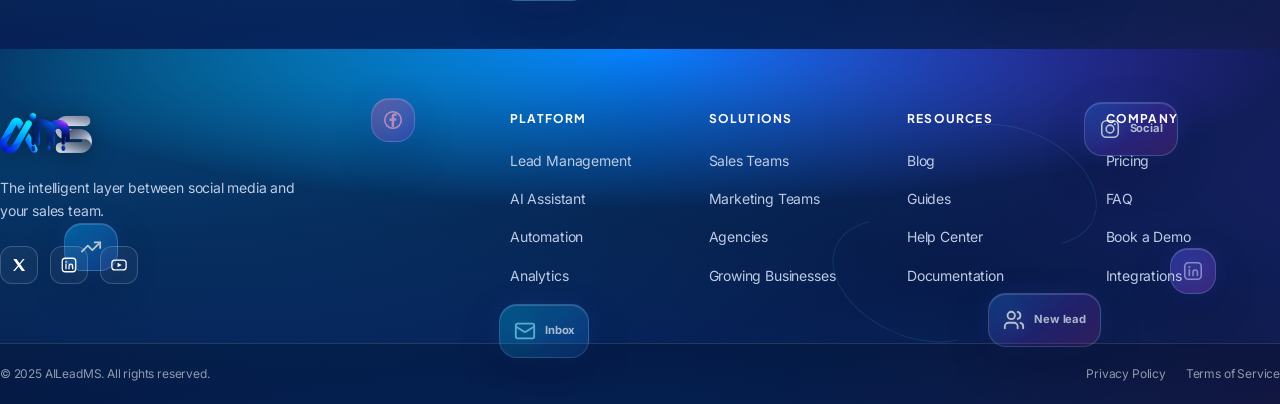
<file: automation.html>
<!DOCTYPE html>
<html lang="en">
<head>
    <meta charset="UTF-8">
    <script>document.documentElement.classList.add('js');</script>
    <meta name="viewport" content="width=device-width, initial-scale=1.0">
    <title>Automation — AILeadMS</title>
    <meta name="description" content="Let AI handle the repetitive work. Build no-code workflows that route, qualify, and nurture social leads automatically.">
    <link rel="canonical" href="https://aileadms.com/automation">
    <link rel="preconnect" href="https://fonts.googleapis.com">
    <link href="https://fonts.googleapis.com/css2?family=Inter:opsz,wght@14..32,400;14..32,500;14..32,600;14..32,700;14..32,800&family=Plus+Jakarta+Sans:opsz,wght@7..40,600;7..40,700;7..40,800&display=swap" rel="stylesheet">
    <link rel="stylesheet" href="css/variables.css">
    <link rel="stylesheet" href="css/base.css">
    <link rel="stylesheet" href="css/components.css">
    <link rel="stylesheet" href="css/navbar.css">
    <link rel="stylesheet" href="css/hero.css">
    <link rel="stylesheet" href="css/sections.css">
    <link rel="stylesheet" href="css/animations.css">
    <link rel="stylesheet" href="css/responsive.css">
    <link rel="icon" type="image/png" href="assets/logo/aileadms-logo.png">
    <link rel="stylesheet" href="css/brand-polish.css">
    <link rel="stylesheet" href="css/mobile.css">
</head>
<body>
    <!-- icon-sprite -->
    <svg class="svg-sprite" aria-hidden="true" focusable="false" xmlns="http://www.w3.org/2000/svg"><symbol id="ico-alarm-clock" viewBox="0 0 24 24" fill="none" stroke="currentColor" stroke-width="2" stroke-linecap="round" stroke-linejoin="round"><circle cx="12" cy="13" r="8" /><path d="M12 9v4l2 2" /><path d="M5 3 2 6" /><path d="m22 6-3-3" /><path d="M6.38 18.7 4 21" /><path d="M17.64 18.67 20 21" /></symbol><symbol id="ico-award" viewBox="0 0 24 24" fill="none" stroke="currentColor" stroke-width="2" stroke-linecap="round" stroke-linejoin="round"><path d="m15.477 12.89 1.515 8.526a.5.5 0 0 1-.81.47l-3.58-2.687a1 1 0 0 0-1.197 0l-3.586 2.686a.5.5 0 0 1-.81-.469l1.514-8.526" /><circle cx="12" cy="8" r="6" /></symbol><symbol id="ico-badge-check" viewBox="0 0 24 24" fill="none" stroke="currentColor" stroke-width="2" stroke-linecap="round" stroke-linejoin="round"><path d="M3.85 8.62a4 4 0 0 1 4.78-4.77 4 4 0 0 1 6.74 0 4 4 0 0 1 4.78 4.78 4 4 0 0 1 0 6.74 4 4 0 0 1-4.77 4.78 4 4 0 0 1-6.75 0 4 4 0 0 1-4.78-4.77 4 4 0 0 1 0-6.76Z" /><path d="m16 9-5.5 5.5L8 12" /></symbol><symbol id="ico-bell" viewBox="0 0 24 24" fill="none" stroke="currentColor" stroke-width="2" stroke-linecap="round" stroke-linejoin="round"><path d="M10.268 21a2 2 0 0 0 3.464 0" /><path d="M3.262 15.326A1 1 0 0 0 4 17h16a1 1 0 0 0 .74-1.673C19.41 13.956 18 12.499 18 8A6 6 0 0 0 6 8c0 4.499-1.411 5.956-2.738 7.326" /></symbol><symbol id="ico-bell-off" viewBox="0 0 24 24" fill="none" stroke="currentColor" stroke-width="2" stroke-linecap="round" stroke-linejoin="round"><path d="M10.268 21a2 2 0 0 0 3.464 0" /><path d="M17 17H4a1 1 0 0 1-.74-1.673C4.59 13.956 6 12.499 6 8a6 6 0 0 1 .258-1.742" /><path d="m2 2 20 20" /><path d="M8.668 3.01A6 6 0 0 1 18 8c0 2.687.77 4.653 1.707 6.05" /></symbol><symbol id="ico-blocks" viewBox="0 0 24 24" fill="none" stroke="currentColor" stroke-width="2" stroke-linecap="round" stroke-linejoin="round"><path d="M10 22V7a1 1 0 0 0-1-1H4a2 2 0 0 0-2 2v12a2 2 0 0 0 2 2h12a2 2 0 0 0 2-2v-5a1 1 0 0 0-1-1H2" /><rect x="14" y="2" width="8" height="8" rx="1" /></symbol><symbol id="ico-book-open" viewBox="0 0 24 24" fill="none" stroke="currentColor" stroke-width="2" stroke-linecap="round" stroke-linejoin="round"><path d="M12 5v16" /><path d="M20.001 19A2 2 0 0022 17V5a2 2 0 00-1.999-2L16 3.002A5 5 0 0012 5a5 5 0 00-4-2H4a2 2 0 00-2 2v12a2 2 0 001.999 2H8a5 5 0 014 2 5 5 0 014-2z" /></symbol><symbol id="ico-bookmark" viewBox="0 0 24 24" fill="none" stroke="currentColor" stroke-width="2" stroke-linecap="round" stroke-linejoin="round"><path d="M17 3a2 2 0 0 1 2 2v15a1 1 0 0 1-1.496.868l-4.512-2.578a2 2 0 0 0-1.984 0l-4.512 2.578A1 1 0 0 1 5 20V5a2 2 0 0 1 2-2z" /></symbol><symbol id="ico-bot" viewBox="0 0 24 24" fill="none" stroke="currentColor" stroke-width="2" stroke-linecap="round" stroke-linejoin="round"><path d="M12 8V4H8" /><rect width="16" height="12" x="4" y="8" rx="2" /><path d="M2 14h2" /><path d="M20 14h2" /><path d="M15 13v2" /><path d="M9 13v2" /></symbol><symbol id="ico-brain" viewBox="0 0 24 24" fill="none" stroke="currentColor" stroke-width="2" stroke-linecap="round" stroke-linejoin="round"><path d="M12 18V5" /><path d="M15 13a4.17 4.17 0 0 1-3-4 4.17 4.17 0 0 1-3 4" /><path d="M17.598 6.5A3 3 0 1 0 12 5a3 3 0 1 0-5.598 1.5" /><path d="M17.997 5.125a4 4 0 0 1 2.526 5.77" /><path d="M18 18a4 4 0 0 0 2-7.464" /><path d="M19.967 17.483A4 4 0 1 1 12 18a4 4 0 1 1-7.967-.517" /><path d="M6 18a4 4 0 0 1-2-7.464" /><path d="M6.003 5.125a4 4 0 0 0-2.526 5.77" /></symbol><symbol id="ico-briefcase" viewBox="0 0 24 24" fill="none" stroke="currentColor" stroke-width="2" stroke-linecap="round" stroke-linejoin="round"><path d="M16 20V4a2 2 0 0 0-2-2h-4a2 2 0 0 0-2 2v16" /><rect width="20" height="14" x="2" y="6" rx="2" /></symbol><symbol id="ico-building-2" viewBox="0 0 24 24" fill="none" stroke="currentColor" stroke-width="2" stroke-linecap="round" stroke-linejoin="round"><path d="M10 12h4" /><path d="M10 8h4" /><path d="M14 21v-3a2 2 0 0 0-4 0v3" /><path d="M6 10H4a2 2 0 0 0-2 2v7a2 2 0 0 0 2 2h16a2 2 0 0 0 2-2V9a2 2 0 0 0-2-2h-2" /><path d="M6 21V5a2 2 0 0 1 2-2h8a2 2 0 0 1 2 2v16" /></symbol><symbol id="ico-calendar" viewBox="0 0 24 24" fill="none" stroke="currentColor" stroke-width="2" stroke-linecap="round" stroke-linejoin="round"><path d="M8 2v3" /><path d="M16 2v3" /><rect x="3" y="3" width="18" height="18" rx="2" /><path d="M3 9h18" /></symbol><symbol id="ico-calendar-days" viewBox="0 0 24 24" fill="none" stroke="currentColor" stroke-width="2" stroke-linecap="round" stroke-linejoin="round"><path d="M8 2v3" /><path d="M16 2v3" /><rect x="3" y="3" width="18" height="18" rx="2" /><path d="M3 9h18" /><path d="M8 13h.01" /><path d="M12 13h.01" /><path d="M16 13h.01" /><path d="M8 17h.01" /><path d="M12 17h.01" /><path d="M16 17h.01" /></symbol><symbol id="ico-camera" viewBox="0 0 24 24" fill="none" stroke="currentColor" stroke-width="2" stroke-linecap="round" stroke-linejoin="round"><path d="M13.997 4a2 2 0 0 1 1.76 1.05l.486.9A2 2 0 0 0 18.003 7H20a2 2 0 0 1 2 2v9a2 2 0 0 1-2 2H4a2 2 0 0 1-2-2V9a2 2 0 0 1 2-2h1.997a2 2 0 0 0 1.759-1.048l.489-.904A2 2 0 0 1 10.004 4z" /><circle cx="12" cy="13" r="3" /></symbol><symbol id="ico-chart-column" viewBox="0 0 24 24" fill="none" stroke="currentColor" stroke-width="2" stroke-linecap="round" stroke-linejoin="round"><path d="M3 3v16a2 2 0 0 0 2 2h16" /><path d="M18 17V9" /><path d="M13 17V5" /><path d="M8 17v-3" /></symbol><symbol id="ico-circle-alert" viewBox="0 0 24 24" fill="none" stroke="currentColor" stroke-width="2" stroke-linecap="round" stroke-linejoin="round"><circle cx="12" cy="12" r="10" /><line x1="12" x2="12" y1="8" y2="12" /><line x1="12" x2="12.01" y1="16" y2="16" /></symbol><symbol id="ico-circle-check" viewBox="0 0 24 24" fill="none" stroke="currentColor" stroke-width="2" stroke-linecap="round" stroke-linejoin="round"><circle cx="12" cy="12" r="10" /><path d="m16 9-5.5 5.5L8 12" /></symbol><symbol id="ico-circle-help" viewBox="0 0 24 24" fill="none" stroke="currentColor" stroke-width="2" stroke-linecap="round" stroke-linejoin="round"><circle cx="12" cy="12" r="10" /><path d="M9.09 9a3 3 0 0 1 5.83 1c0 2-3 3-3 3" /><path d="M12 17h.01" /></symbol><symbol id="ico-clock" viewBox="0 0 24 24" fill="none" stroke="currentColor" stroke-width="2" stroke-linecap="round" stroke-linejoin="round"><circle cx="12" cy="12" r="10" /><path d="M12 6v6l4 2" /></symbol><symbol id="ico-command" viewBox="0 0 24 24" fill="none" stroke="currentColor" stroke-width="2" stroke-linecap="round" stroke-linejoin="round"><path d="M15 6v12a3 3 0 1 0 3-3H6a3 3 0 1 0 3 3V6a3 3 0 1 0-3 3h12a3 3 0 1 0-3-3" /></symbol><symbol id="ico-contact" viewBox="0 0 24 24" fill="none" stroke="currentColor" stroke-width="2" stroke-linecap="round" stroke-linejoin="round"><path d="M16 2v2" /><path d="M7 21v-2a2 2 0 012-2h6a2 2 0 012 2v2" /><path d="M8 2v2" /><circle cx="12" cy="10" r="3" /><rect x="3" y="3" width="18" height="18" rx="2" /></symbol><symbol id="ico-credit-card" viewBox="0 0 24 24" fill="none" stroke="currentColor" stroke-width="2" stroke-linecap="round" stroke-linejoin="round"><rect width="20" height="14" x="2" y="5" rx="2" /><line x1="2" x2="22" y1="10" y2="10" /><path d="M6 14h2" /></symbol><symbol id="ico-dollar-sign" viewBox="0 0 24 24" fill="none" stroke="currentColor" stroke-width="2" stroke-linecap="round" stroke-linejoin="round"><line x1="12" x2="12" y1="2" y2="22" /><path d="M17 5H9.5a3.5 3.5 0 0 0 0 7h5a3.5 3.5 0 0 1 0 7H6" /></symbol><symbol id="ico-facebook" viewBox="0 0 24 24" fill="none" stroke="currentColor" stroke-width="1.7" stroke-linecap="round" stroke-linejoin="round"><circle cx="12" cy="12" r="9"/><path fill="currentColor" stroke="none" d="M13.2 19.6v-6.7h2.2l.4-2.7h-2.6V8.55c0-.78.28-1.3 1.36-1.3h1.4V4.85c-.24-.03-1.07-.1-2.03-.1-2.01 0-3.39 1.23-3.39 3.48v2.07H8.2v2.7h2.34v6.7z"/></symbol><symbol id="ico-fast-forward" viewBox="0 0 24 24" fill="none" stroke="currentColor" stroke-width="2" stroke-linecap="round" stroke-linejoin="round"><path d="M12 6a2 2 0 0 1 3.414-1.414l6 6a2 2 0 0 1 0 2.828l-6 6A2 2 0 0 1 12 18z" /><path d="M2 6a2 2 0 0 1 3.414-1.414l6 6a2 2 0 0 1 0 2.828l-6 6A2 2 0 0 1 2 18z" /></symbol><symbol id="ico-file-text" viewBox="0 0 24 24" fill="none" stroke="currentColor" stroke-width="2" stroke-linecap="round" stroke-linejoin="round"><path d="M6 22a2 2 0 0 1-2-2V4a2 2 0 0 1 2-2h8a2.4 2.4 0 0 1 1.704.706l3.588 3.588A2.4 2.4 0 0 1 20 8v12a2 2 0 0 1-2 2z" /><path d="M14 2v5a1 1 0 0 0 1 1h5" /><path d="M10 9H8" /><path d="M16 13H8" /><path d="M16 17H8" /></symbol><symbol id="ico-flag" viewBox="0 0 24 24" fill="none" stroke="currentColor" stroke-width="2" stroke-linecap="round" stroke-linejoin="round"><path d="M4 22V4a1 1 0 0 1 .4-.8A6 6 0 0 1 8 2c3 0 5 2 7.333 2q2 0 3.067-.8A1 1 0 0 1 20 4v10a1 1 0 0 1-.4.8A6 6 0 0 1 16 16c-3 0-5-2-8-2a6 6 0 0 0-4 1.528" /></symbol><symbol id="ico-flame" viewBox="0 0 24 24" fill="none" stroke="currentColor" stroke-width="2" stroke-linecap="round" stroke-linejoin="round"><path d="M12 3q1 4 4 6.5t3 5.5a1 1 0 0 1-14 0 5 5 0 0 1 1-3 1 1 0 0 0 5 0c0-2-1.5-3-1.5-5q0-2 2.5-4" /></symbol><symbol id="ico-folder" viewBox="0 0 24 24" fill="none" stroke="currentColor" stroke-width="2" stroke-linecap="round" stroke-linejoin="round"><path d="M20 20a2 2 0 0 0 2-2V8a2 2 0 0 0-2-2h-7.9a2 2 0 0 1-1.69-.9L9.6 3.9A2 2 0 0 0 7.93 3H4a2 2 0 0 0-2 2v13a2 2 0 0 0 2 2Z" /></symbol><symbol id="ico-gauge" viewBox="0 0 24 24" fill="none" stroke="currentColor" stroke-width="2" stroke-linecap="round" stroke-linejoin="round"><path d="m12 14 4-4" /><path d="M3.34 19a10 10 0 1 1 17.32 0" /></symbol><symbol id="ico-git-branch" viewBox="0 0 24 24" fill="none" stroke="currentColor" stroke-width="2" stroke-linecap="round" stroke-linejoin="round"><path d="M15 6a9 9 0 0 0-9 9V3" /><circle cx="18" cy="6" r="3" /><circle cx="6" cy="18" r="3" /></symbol><symbol id="ico-globe" viewBox="0 0 24 24" fill="none" stroke="currentColor" stroke-width="2" stroke-linecap="round" stroke-linejoin="round"><circle cx="12" cy="12" r="10" /><path d="M12 2a14.5 14.5 0 0 0 0 20 14.5 14.5 0 0 0 0-20" /><path d="M2 12h20" /></symbol><symbol id="ico-handshake" viewBox="0 0 24 24" fill="none" stroke="currentColor" stroke-width="2" stroke-linecap="round" stroke-linejoin="round"><path d="m11 17 2 2a1 1 0 1 0 3-3" /><path d="m14 14 2.5 2.5a1 1 0 1 0 3-3l-3.88-3.88a3 3 0 0 0-4.24 0l-.88.88a1 1 0 1 1-3-3l2.81-2.81a5.79 5.79 0 0 1 7.06-.87l.47.28a2 2 0 0 0 1.42.25L21 4" /><path d="m21 3 1 11h-2" /><path d="M3 3 2 14l6.5 6.5a1 1 0 1 0 3-3" /><path d="M3 4h8" /></symbol><symbol id="ico-image" viewBox="0 0 24 24" fill="none" stroke="currentColor" stroke-width="2" stroke-linecap="round" stroke-linejoin="round"><rect width="18" height="18" x="3" y="3" rx="2" ry="2" /><circle cx="9" cy="9" r="2" /><path d="m21 15-3.086-3.086a2 2 0 0 0-2.828 0L6 21" /></symbol><symbol id="ico-inbox" viewBox="0 0 24 24" fill="none" stroke="currentColor" stroke-width="2" stroke-linecap="round" stroke-linejoin="round"><polyline points="22 12 16 12 14 15 10 15 8 12 2 12" /><path d="M5.45 5.11 2 12v6a2 2 0 0 0 2 2h16a2 2 0 0 0 2-2v-6l-3.45-6.89A2 2 0 0 0 16.76 4H7.24a2 2 0 0 0-1.79 1.11z" /></symbol><symbol id="ico-instagram" viewBox="0 0 24 24" fill="none" stroke="currentColor" stroke-width="1.7" stroke-linecap="round" stroke-linejoin="round"><rect x="3" y="3" width="18" height="18" rx="5"/><circle cx="12" cy="12" r="4.2"/><circle cx="17.3" cy="6.7" r="1.1" fill="currentColor" stroke="none"/></symbol><symbol id="ico-key" viewBox="0 0 24 24" fill="none" stroke="currentColor" stroke-width="2" stroke-linecap="round" stroke-linejoin="round"><path d="m2 21 9.6-9.6" /><path d="m7.5 15.5 2.3 2.3a1 1 0 0 1 0 1.4l-2.1 2.1a1 1 0 0 1-1.4 0L4 19" /><circle cx="15.5" cy="7.5" r="5.5" /></symbol><symbol id="ico-lightbulb" viewBox="0 0 24 24" fill="none" stroke="currentColor" stroke-width="2" stroke-linecap="round" stroke-linejoin="round"><path d="M15 14c.2-1 .7-1.7 1.5-2.5 1-.9 1.5-2.2 1.5-3.5A6 6 0 0 0 6 8c0 1 .2 2.2 1.5 3.5.7.7 1.3 1.5 1.5 2.5" /><path d="M9 18h6" /><path d="M10 22h4" /></symbol><symbol id="ico-link-2" viewBox="0 0 24 24" fill="none" stroke="currentColor" stroke-width="2" stroke-linecap="round" stroke-linejoin="round"><path d="M9 17H7A5 5 0 0 1 7 7h2" /><path d="M15 7h2a5 5 0 1 1 0 10h-2" /><line x1="8" x2="16" y1="12" y2="12" /></symbol><symbol id="ico-linkedin" viewBox="0 0 24 24" fill="none" stroke="currentColor" stroke-width="1.7" stroke-linecap="round" stroke-linejoin="round"><rect x="3" y="3" width="18" height="18" rx="4"/><path d="M8 10.6V17"/><circle cx="8" cy="7.7" r="1.15" fill="currentColor" stroke="none"/><path d="M12 17v-3.7a2.4 2.4 0 0 1 4.8 0V17"/></symbol><symbol id="ico-list-checks" viewBox="0 0 24 24" fill="none" stroke="currentColor" stroke-width="2" stroke-linecap="round" stroke-linejoin="round"><path d="M13 5h8" /><path d="M13 12h8" /><path d="M13 19h8" /><path d="m3 17 2 2 4-4" /><path d="m3 7 2 2 4-4" /></symbol><symbol id="ico-lock" viewBox="0 0 24 24" fill="none" stroke="currentColor" stroke-width="2" stroke-linecap="round" stroke-linejoin="round"><rect width="18" height="11" x="3" y="11" rx="2" ry="2" /><path d="M7 11V7a5 5 0 0 1 10 0v4" /></symbol><symbol id="ico-mail" viewBox="0 0 24 24" fill="none" stroke="currentColor" stroke-width="2" stroke-linecap="round" stroke-linejoin="round"><path d="m22 7-8.991 5.727a2 2 0 0 1-2.009 0L2 7" /><rect x="2" y="4" width="20" height="16" rx="2" /></symbol><symbol id="ico-map-pin" viewBox="0 0 24 24" fill="none" stroke="currentColor" stroke-width="2" stroke-linecap="round" stroke-linejoin="round"><path d="M20 10c0 4.993-5.539 10.193-7.399 11.799a1 1 0 0 1-1.202 0C9.539 20.193 4 14.993 4 10a8 8 0 0 1 16 0" /><circle cx="12" cy="10" r="3" /></symbol><symbol id="ico-megaphone" viewBox="0 0 24 24" fill="none" stroke="currentColor" stroke-width="2" stroke-linecap="round" stroke-linejoin="round"><path d="M11 6a13 13 0 0 0 8.4-2.8A1 1 0 0 1 21 4v12a1 1 0 0 1-1.6.8A13 13 0 0 0 11 14H5a2 2 0 0 1-2-2V8a2 2 0 0 1 2-2z" /><path d="M6 14a12 12 0 0 0 2.4 7.2 2 2 0 0 0 3.2-2.4A8 8 0 0 1 10 14" /><path d="M8 6v8" /></symbol><symbol id="ico-message-circle" viewBox="0 0 24 24" fill="none" stroke="currentColor" stroke-width="2" stroke-linecap="round" stroke-linejoin="round"><path d="M2.992 16.342a2 2 0 0 1 .094 1.167l-1.065 3.29a1 1 0 0 0 1.236 1.168l3.413-.998a2 2 0 0 1 1.099.092 10 10 0 1 0-4.777-4.719" /></symbol><symbol id="ico-message-square" viewBox="0 0 24 24" fill="none" stroke="currentColor" stroke-width="2" stroke-linecap="round" stroke-linejoin="round"><path d="M22 17a2 2 0 0 1-2 2H6.828a2 2 0 0 0-1.414.586l-2.202 2.202A.71.71 0 0 1 2 21.286V5a2 2 0 0 1 2-2h16a2 2 0 0 1 2 2z" /></symbol><symbol id="ico-monitor" viewBox="0 0 24 24" fill="none" stroke="currentColor" stroke-width="2" stroke-linecap="round" stroke-linejoin="round"><rect width="20" height="14" x="2" y="3" rx="2" /><line x1="8" x2="16" y1="21" y2="21" /><line x1="12" x2="12" y1="17" y2="21" /></symbol><symbol id="ico-network" viewBox="0 0 24 24" fill="none" stroke="currentColor" stroke-width="2" stroke-linecap="round" stroke-linejoin="round"><rect x="16" y="16" width="6" height="6" rx="1" /><rect x="2" y="16" width="6" height="6" rx="1" /><rect x="9" y="2" width="6" height="6" rx="1" /><path d="M5 16v-3a1 1 0 0 1 1-1h12a1 1 0 0 1 1 1v3" /><path d="M12 12V8" /></symbol><symbol id="ico-package" viewBox="0 0 24 24" fill="none" stroke="currentColor" stroke-width="2" stroke-linecap="round" stroke-linejoin="round"><path d="M11 21.73a2 2 0 0 0 2 0l7-4A2 2 0 0 0 21 16V8a2 2 0 0 0-1-1.73l-7-4a2 2 0 0 0-2 0l-7 4A2 2 0 0 0 3 8v8a2 2 0 0 0 1 1.73z" /><path d="M12 22V12" /><polyline points="3.29 7 12 12 20.71 7" /><path d="m7.5 4.27 9 5.15" /></symbol><symbol id="ico-palette" viewBox="0 0 24 24" fill="none" stroke="currentColor" stroke-width="2" stroke-linecap="round" stroke-linejoin="round"><path d="M12 22a1 1 0 0 1 0-20 10 9 0 0 1 10 9 5 5 0 0 1-5 5h-2.25a1.75 1.75 0 0 0-1.4 2.8l.3.4a1.75 1.75 0 0 1-1.4 2.8z" /><circle cx="13.5" cy="6.5" r=".5" fill="currentColor" /><circle cx="17.5" cy="10.5" r=".5" fill="currentColor" /><circle cx="6.5" cy="12.5" r=".5" fill="currentColor" /><circle cx="8.5" cy="7.5" r=".5" fill="currentColor" /></symbol><symbol id="ico-pen-line" viewBox="0 0 24 24" fill="none" stroke="currentColor" stroke-width="2" stroke-linecap="round" stroke-linejoin="round"><path d="M13 21h8" /><path d="M21.174 6.812a1 1 0 0 0-3.986-3.987L3.842 16.174a2 2 0 0 0-.5.83l-1.321 4.352a.5.5 0 0 0 .623.622l4.353-1.32a2 2 0 0 0 .83-.497z" /></symbol><symbol id="ico-puzzle" viewBox="0 0 24 24" fill="none" stroke="currentColor" stroke-width="2" stroke-linecap="round" stroke-linejoin="round"><path d="M15.39 4.39a1 1 0 0 0 1.68-.474 2.5 2.5 0 1 1 3.014 3.015 1 1 0 0 0-.474 1.68l1.683 1.682a2.414 2.414 0 0 1 0 3.414L19.61 15.39a1 1 0 0 1-1.68-.474 2.5 2.5 0 1 0-3.014 3.015 1 1 0 0 1 .474 1.68l-1.683 1.682a2.414 2.414 0 0 1-3.414 0L8.61 19.61a1 1 0 0 0-1.68.474 2.5 2.5 0 1 1-3.014-3.015 1 1 0 0 0 .474-1.68l-1.683-1.682a2.414 2.414 0 0 1 0-3.414L4.39 8.61a1 1 0 0 1 1.68.474 2.5 2.5 0 1 0 3.014-3.015 1 1 0 0 1-.474-1.68l1.683-1.682a2.414 2.414 0 0 1 3.414 0z" /></symbol><symbol id="ico-refresh-cw" viewBox="0 0 24 24" fill="none" stroke="currentColor" stroke-width="2" stroke-linecap="round" stroke-linejoin="round"><path d="M3 12a9 9 0 0 1 9-9 9.75 9.75 0 0 1 6.74 2.74L21 8" /><path d="M21 3v5h-5" /><path d="M21 12a9 9 0 0 1-9 9 9.75 9.75 0 0 1-6.74-2.74L3 16" /><path d="M8 16H3v5" /></symbol><symbol id="ico-rocket" viewBox="0 0 24 24" fill="none" stroke="currentColor" stroke-width="2" stroke-linecap="round" stroke-linejoin="round"><path d="M12 15v5s3.03-.55 4-2c1.08-1.62 0-5 0-5" /><path d="M4.5 16.5c-1.5 1.26-2 5-2 5s3.74-.5 5-2c.71-.84.7-2.13-.09-2.91a2.18 2.18 0 0 0-2.91-.09" /><path d="M9 12a22 22 0 0 1 2-3.95A12.88 12.88 0 0 1 22 2c0 2.72-.78 7.5-6 11a22.4 22.4 0 0 1-4 2z" /><path d="M9 12H4s.55-3.03 2-4c1.62-1.08 5 .05 5 .05" /></symbol><symbol id="ico-route" viewBox="0 0 24 24" fill="none" stroke="currentColor" stroke-width="2" stroke-linecap="round" stroke-linejoin="round"><circle cx="6" cy="19" r="3" /><path d="M9 19h8.5a3.5 3.5 0 0 0 0-7h-11a3.5 3.5 0 0 1 0-7H15" /><circle cx="18" cy="5" r="3" /></symbol><symbol id="ico-search" viewBox="0 0 24 24" fill="none" stroke="currentColor" stroke-width="2" stroke-linecap="round" stroke-linejoin="round"><path d="m21 21-4.34-4.34" /><circle cx="11" cy="11" r="8" /></symbol><symbol id="ico-settings" viewBox="0 0 24 24" fill="none" stroke="currentColor" stroke-width="2" stroke-linecap="round" stroke-linejoin="round"><path d="M9.671 4.136a2.34 2.34 0 0 1 4.659 0 2.34 2.34 0 0 0 3.319 1.915 2.34 2.34 0 0 1 2.33 4.033 2.34 2.34 0 0 0 0 3.831 2.34 2.34 0 0 1-2.33 4.033 2.34 2.34 0 0 0-3.319 1.915 2.34 2.34 0 0 1-4.659 0 2.34 2.34 0 0 0-3.32-1.915 2.34 2.34 0 0 1-2.33-4.033 2.34 2.34 0 0 0 0-3.831A2.34 2.34 0 0 1 6.35 6.051a2.34 2.34 0 0 0 3.319-1.915" /><circle cx="12" cy="12" r="3" /></symbol><symbol id="ico-shield" viewBox="0 0 24 24" fill="none" stroke="currentColor" stroke-width="2" stroke-linecap="round" stroke-linejoin="round"><path d="M20 13c0 5-3.5 7.5-7.66 8.95a1 1 0 0 1-.67-.01C7.5 20.5 4 18 4 13V6a1 1 0 0 1 1-1c2 0 4.5-1.2 6.24-2.72a1.17 1.17 0 0 1 1.52 0C14.51 3.81 17 5 19 5a1 1 0 0 1 1 1z" /></symbol><symbol id="ico-slack" viewBox="0 0 24 24" fill="none" stroke="currentColor" stroke-width="1.7" stroke-linecap="round" stroke-linejoin="round"><path d="M9 3.5a1.7 1.7 0 1 1 3.4 0V12a1.7 1.7 0 1 1-3.4 0z"/><path d="M15.7 9a1.7 1.7 0 1 1 0 3.4H7.3a1.7 1.7 0 1 1 0-3.4z" transform="translate(0 -2)"/><path d="M20.5 15a1.7 1.7 0 1 1-3.4 0V6.5a1.7 1.7 0 1 1 3.4 0z"/><path d="M3.5 18.5a1.7 1.7 0 1 1 0-3.4H12a1.7 1.7 0 1 1 0 3.4z"/></symbol><symbol id="ico-smartphone" viewBox="0 0 24 24" fill="none" stroke="currentColor" stroke-width="2" stroke-linecap="round" stroke-linejoin="round"><rect width="14" height="20" x="5" y="2" rx="2" ry="2" /><path d="M12 18h.01" /></symbol><symbol id="ico-snowflake" viewBox="0 0 24 24" fill="none" stroke="currentColor" stroke-width="2" stroke-linecap="round" stroke-linejoin="round"><path d="m10 20-1.25-2.5L6 18" /><path d="M10 4 8.75 6.5 6 6" /><path d="m14 20 1.25-2.5L18 18" /><path d="m14 4 1.25 2.5L18 6" /><path d="m17 21-3-6h-4" /><path d="m17 3-3 6 1.5 3" /><path d="M2 12h6.5L10 9" /><path d="m20 10-1.5 2 1.5 2" /><path d="M22 12h-6.5L14 15" /><path d="m4 10 1.5 2L4 14" /><path d="m7 21 3-6-1.5-3" /><path d="m7 3 3 6h4" /></symbol><symbol id="ico-sparkles" viewBox="0 0 24 24" fill="none" stroke="currentColor" stroke-width="2" stroke-linecap="round" stroke-linejoin="round"><path d="M11.017 2.814a1 1 0 0 1 1.966 0l1.051 5.558a2 2 0 0 0 1.594 1.594l5.558 1.051a1 1 0 0 1 0 1.966l-5.558 1.051a2 2 0 0 0-1.594 1.594l-1.051 5.558a1 1 0 0 1-1.966 0l-1.051-5.558a2 2 0 0 0-1.594-1.594l-5.558-1.051a1 1 0 0 1 0-1.966l5.558-1.051a2 2 0 0 0 1.594-1.594z" /><path d="M20 2v4" /><path d="M22 4h-4" /><circle cx="4" cy="20" r="2" /></symbol><symbol id="ico-split" viewBox="0 0 24 24" fill="none" stroke="currentColor" stroke-width="2" stroke-linecap="round" stroke-linejoin="round"><path d="M16 3h5v5" /><path d="M8 3H3v5" /><path d="M12 22v-8.3a4 4 0 0 0-1.172-2.872L3 3" /><path d="m15 9 6-6" /></symbol><symbol id="ico-square-kanban" viewBox="0 0 24 24" fill="none" stroke="currentColor" stroke-width="2" stroke-linecap="round" stroke-linejoin="round"><rect width="18" height="18" x="3" y="3" rx="2" /><path d="M8 7v7" /><path d="M12 7v4" /><path d="M16 7v9" /></symbol><symbol id="ico-star" viewBox="0 0 24 24" fill="none" stroke="currentColor" stroke-width="2" stroke-linecap="round" stroke-linejoin="round"><path d="M11.525 2.295a.53.53 0 0 1 .95 0l2.31 4.679a2.123 2.123 0 0 0 1.595 1.16l5.166.756a.53.53 0 0 1 .294.904l-3.736 3.638a2.123 2.123 0 0 0-.611 1.878l.882 5.14a.53.53 0 0 1-.771.56l-4.618-2.428a2.122 2.122 0 0 0-1.973 0L6.396 21.01a.53.53 0 0 1-.77-.56l.881-5.139a2.122 2.122 0 0 0-.611-1.879L2.16 9.795a.53.53 0 0 1 .294-.906l5.165-.755a2.122 2.122 0 0 0 1.597-1.16z" /></symbol><symbol id="ico-sun" viewBox="0 0 24 24" fill="none" stroke="currentColor" stroke-width="2" stroke-linecap="round" stroke-linejoin="round"><circle cx="12" cy="12" r="4" /><path d="M12 2v2" /><path d="M12 20v2" /><path d="m4.93 4.93 1.41 1.41" /><path d="m17.66 17.66 1.41 1.41" /><path d="M2 12h2" /><path d="M20 12h2" /><path d="m6.34 17.66-1.41 1.41" /><path d="m19.07 4.93-1.41 1.41" /></symbol><symbol id="ico-table" viewBox="0 0 24 24" fill="none" stroke="currentColor" stroke-width="2" stroke-linecap="round" stroke-linejoin="round"><path d="M12 3v18" /><rect width="18" height="18" x="3" y="3" rx="2" /><path d="M3 9h18" /><path d="M3 15h18" /></symbol><symbol id="ico-target" viewBox="0 0 24 24" fill="none" stroke="currentColor" stroke-width="2" stroke-linecap="round" stroke-linejoin="round"><circle cx="12" cy="12" r="10" /><circle cx="12" cy="12" r="6" /><circle cx="12" cy="12" r="2" /></symbol><symbol id="ico-tiktok" viewBox="0 0 24 24" fill="none" stroke="currentColor" stroke-width="1.7" stroke-linecap="round" stroke-linejoin="round"><path d="M14.6 3.2v10.4a3.8 3.8 0 1 1-3.8-3.8c.32 0 .63.04.92.12"/><path d="M14.6 6.4a5.7 5.7 0 0 0 5.5 2.9"/></symbol><symbol id="ico-timer" viewBox="0 0 24 24" fill="none" stroke="currentColor" stroke-width="2" stroke-linecap="round" stroke-linejoin="round"><line x1="10" x2="14" y1="2" y2="2" /><line x1="12" x2="15" y1="14" y2="11" /><circle cx="12" cy="14" r="8" /></symbol><symbol id="ico-trending-down" viewBox="0 0 24 24" fill="none" stroke="currentColor" stroke-width="2" stroke-linecap="round" stroke-linejoin="round"><path d="M16 17h6v-6" /><path d="m22 17-8.5-8.5-5 5L2 7" /></symbol><symbol id="ico-trending-up" viewBox="0 0 24 24" fill="none" stroke="currentColor" stroke-width="2" stroke-linecap="round" stroke-linejoin="round"><path d="M16 7h6v6" /><path d="m22 7-8.5 8.5-5-5L2 17" /></symbol><symbol id="ico-users" viewBox="0 0 24 24" fill="none" stroke="currentColor" stroke-width="2" stroke-linecap="round" stroke-linejoin="round"><path d="M16 21v-2a4 4 0 0 0-4-4H6a4 4 0 0 0-4 4v2" /><path d="M16 3.128a4 4 0 0 1 0 7.744" /><path d="M22 21v-2a4 4 0 0 0-3-3.87" /><circle cx="9" cy="7" r="4" /></symbol><symbol id="ico-video" viewBox="0 0 24 24" fill="none" stroke="currentColor" stroke-width="2" stroke-linecap="round" stroke-linejoin="round"><path d="m16 13 5.223 3.482a.5.5 0 0 0 .777-.416V7.87a.5.5 0 0 0-.752-.432L16 10.5" /><rect x="2" y="6" width="14" height="12" rx="2" /></symbol><symbol id="ico-wand-sparkles" viewBox="0 0 24 24" fill="none" stroke="currentColor" stroke-width="2" stroke-linecap="round" stroke-linejoin="round"><path d="m21.64 3.64-1.28-1.28a1.21 1.21 0 0 0-1.72 0L2.36 18.64a1.21 1.21 0 0 0 0 1.72l1.28 1.28a1.2 1.2 0 0 0 1.72 0L21.64 5.36a1.2 1.2 0 0 0 0-1.72" /><path d="m14 7 3 3" /><path d="M5 6v4" /><path d="M19 14v4" /><path d="M10 2v2" /><path d="M7 8H3" /><path d="M21 16h-4" /><path d="M11 3H9" /></symbol><symbol id="ico-whatsapp" viewBox="0 0 24 24" fill="none" stroke="currentColor" stroke-width="1.7" stroke-linecap="round" stroke-linejoin="round"><path d="M20.5 11.7a8.5 8.5 0 0 1-12.6 7.5L3.5 20.5l1.4-4.3A8.5 8.5 0 1 1 20.5 11.7z"/><path d="M9 9.4c.3 2.4 2.3 4.5 4.7 5 .6.1 1.2-.2 1.4-.8l.2-.6-1.9-1-.7.8a5.6 5.6 0 0 1-2.3-2.3l.8-.7-1-1.9-.6.2c-.6.2-.9.8-.6 1.3z"/></symbol><symbol id="ico-workflow" viewBox="0 0 24 24" fill="none" stroke="currentColor" stroke-width="2" stroke-linecap="round" stroke-linejoin="round"><rect width="8" height="8" x="3" y="3" rx="2" /><path d="M7 11v4a2 2 0 0 0 2 2h4" /><rect width="8" height="8" x="13" y="13" rx="2" /></symbol><symbol id="ico-x" viewBox="0 0 24 24" fill="none" stroke="currentColor" stroke-width="1.7" stroke-linecap="round" stroke-linejoin="round"><path fill="currentColor" stroke="none" d="M4.4 4h4.3l4 5.5L17.3 4h2.3l-5.9 6.9L20.1 20h-4.3l-4.3-5.9L6.5 20H4.2l6.2-7.3z"/></symbol><symbol id="ico-youtube" viewBox="0 0 24 24" fill="none" stroke="currentColor" stroke-width="1.7" stroke-linecap="round" stroke-linejoin="round"><rect x="2.5" y="5.5" width="19" height="13" rx="4"/><path fill="currentColor" stroke="none" d="M10.1 9.1l5.5 2.9-5.5 2.9z"/></symbol><symbol id="ico-zap" viewBox="0 0 24 24" fill="none" stroke="currentColor" stroke-width="2" stroke-linecap="round" stroke-linejoin="round"><path d="M15.914 4a1.5 1.5 0 00-2.474-1.561l-9 9A1.5 1.5 0 005.5 14h4.002a.5.5 0 01.471.666L8.086 20a1.5 1.5 0 002.475 1.56l9-9A1.5 1.5 0 0018.5 10h-3.997a.5.5 0 01-.472-.667z" /></symbol></svg>
    <a href="#main-content" class="skip-link">Skip to main content</a>
    <header class="navbar" id="navbar">
        <div class="container navbar__inner">
            <a href="index.html" class="navbar__logo" aria-label="AILeadMS Home">
                <img src="assets/logo/aileadms-logo.png" alt="AILeadMS" width="150" height="70">
            </a>

            <nav class="navbar__nav" aria-label="Main navigation">
                <ul class="navbar__menu">
                    <li class="navbar__item has-dropdown">
                        <button class="navbar__link" aria-expanded="false" aria-haspopup="true">
                            Platform
                            <svg width="12" height="12" viewBox="0 0 12 12" fill="none" aria-hidden="true"><path d="M2 4 L6 8 L10 4" stroke="currentColor" stroke-width="1.5" stroke-linecap="round"/></svg>
                        </button>
                        <div class="navbar__dropdown">
                            <a href="lead-management.html" class="dropdown__link">
                                <span class="dropdown__icon"><svg class="ico" aria-hidden="true"><use href="#ico-list-checks"></use></svg></span>
                                <span>
                                    <strong>Lead Management</strong>
                                    <small>See every lead, know what to do next</small>
                                </span>
                            </a>
                            <a href="ai-assistant.html" class="dropdown__link">
                                <span class="dropdown__icon"><svg class="ico" aria-hidden="true"><use href="#ico-bot"></use></svg></span>
                                <span>
                                    <strong>AI Assistant</strong>
                                    <small>Your AI for every conversation</small>
                                </span>
                            </a>
                            <a href="automation.html" class="dropdown__link">
                                <span class="dropdown__icon"><svg class="ico" aria-hidden="true"><use href="#ico-zap"></use></svg></span>
                                <span>
                                    <strong>Automation</strong>
                                    <small>Let AI handle the repetitive work</small>
                                </span>
                            </a>
                            <a href="analytics.html" class="dropdown__link">
                                <span class="dropdown__icon"><svg class="ico" aria-hidden="true"><use href="#ico-chart-column"></use></svg></span>
                                <span>
                                    <strong>Analytics</strong>
                                    <small>Turn conversations into intelligence</small>
                                </span>
                            </a>
                        </div>
                    </li>
                    <li class="navbar__item has-dropdown">
                        <button class="navbar__link" aria-expanded="false" aria-haspopup="true">
                            Solutions
                            <svg width="12" height="12" viewBox="0 0 12 12" fill="none" aria-hidden="true"><path d="M2 4 L6 8 L10 4" stroke="currentColor" stroke-width="1.5" stroke-linecap="round"/></svg>
                        </button>
                        <div class="navbar__dropdown">
                            <a href="solutions.html#sales" class="dropdown__link">
                                <span class="dropdown__icon"><svg class="ico" aria-hidden="true"><use href="#ico-briefcase"></use></svg></span>
                                <span><strong>Sales Teams</strong><small>Close more deals</small></span>
                            </a>
                            <a href="solutions.html#marketing" class="dropdown__link">
                                <span class="dropdown__icon"><svg class="ico" aria-hidden="true"><use href="#ico-megaphone"></use></svg></span>
                                <span><strong>Marketing Teams</strong><small>Prove social ROI</small></span>
                            </a>
                            <a href="solutions.html#agencies" class="dropdown__link">
                                <span class="dropdown__icon"><svg class="ico" aria-hidden="true"><use href="#ico-building-2"></use></svg></span>
                                <span><strong>Agencies</strong><small>Manage multiple clients</small></span>
                            </a>
                            <a href="solutions.html#growing" class="dropdown__link">
                                <span class="dropdown__icon"><svg class="ico" aria-hidden="true"><use href="#ico-rocket"></use></svg></span>
                                <span><strong>Growing Businesses</strong><small>Scale without chaos</small></span>
                            </a>
                        </div>
                    </li>
                    <li class="navbar__item has-dropdown">
                        <button class="navbar__link" aria-expanded="false" aria-haspopup="true">
                            Resources
                            <svg width="12" height="12" viewBox="0 0 12 12" fill="none" aria-hidden="true"><path d="M2 4 L6 8 L10 4" stroke="currentColor" stroke-width="1.5" stroke-linecap="round"/></svg>
                        </button>
                        <div class="navbar__dropdown">
                            <a href="resources.html#blog" class="dropdown__link">
                                <span class="dropdown__icon"><svg class="ico" aria-hidden="true"><use href="#ico-pen-line"></use></svg></span>
                                <span><strong>Blog</strong><small>Insights and best practices</small></span>
                            </a>
                            <a href="resources.html#guides" class="dropdown__link">
                                <span class="dropdown__icon"><svg class="ico" aria-hidden="true"><use href="#ico-book-open"></use></svg></span>
                                <span><strong>Guides</strong><small>Step-by-step playbooks</small></span>
                            </a>
                            <a href="resources.html#help" class="dropdown__link">
                                <span class="dropdown__icon"><svg class="ico" aria-hidden="true"><use href="#ico-circle-help"></use></svg></span>
                                <span><strong>Help Center</strong><small>Get answers fast</small></span>
                            </a>
                            <a href="resources.html#docs" class="dropdown__link">
                                <span class="dropdown__icon"><svg class="ico" aria-hidden="true"><use href="#ico-file-text"></use></svg></span>
                                <span><strong>Documentation</strong><small>Technical reference</small></span>
                            </a>
                        </div>
                    </li>
                    <li class="navbar__item"><a href="pricing.html" class="navbar__link">Pricing</a></li>
                </ul>
            </nav>

            <div class="navbar__actions">
                <a href="demo.html" class="btn btn--ghost">Log in</a>
                <a href="#demo-form" class="btn btn--primary nav-demo-trigger">Start free demo</a>
                <button class="theme-toggle" id="themeToggle" aria-label="Toggle dark mode">
                    <svg class="theme-toggle__sun" width="18" height="18" viewBox="0 0 24 24" fill="none" stroke="currentColor" stroke-width="2" stroke-linecap="round"><circle cx="12" cy="12" r="5"/><path d="M12 1v2M12 21v2M4.22 4.22l1.42 1.42M18.36 18.36l1.42 1.42M1 12h2M21 12h2M4.22 19.78l1.42-1.42M18.36 5.64l1.42-1.42"/></svg>
                    <svg class="theme-toggle__moon" width="18" height="18" viewBox="0 0 24 24" fill="none" stroke="currentColor" stroke-width="2" stroke-linecap="round"><path d="M21 12.79A9 9 0 1 1 11.21 3 7 7 0 0 0 21 12.79z"/></svg>
                </button>
                <button class="mobile-menu-btn" id="mobileMenuBtn" aria-label="Open menu" aria-expanded="false">
                    <span></span><span></span><span></span>
                </button>
            </div>
        </div>
    </header>

    <!-- Mobile Menu -->
    <div class="mobile-menu" id="mobileMenu" aria-hidden="true">
        <div class="mobile-menu__inner">
            <nav aria-label="Mobile navigation">
                <ul class="mobile-menu__list">
                    <li><a href="platform.html" class="mobile-menu__link">Platform</a></li>
                    <li><a href="solutions.html" class="mobile-menu__link">Solutions</a></li>
                    <li><a href="resources.html" class="mobile-menu__link">Resources</a></li>
                    <li><a href="pricing.html" class="mobile-menu__link">Pricing</a></li>
                    <li><a href="demo.html" class="mobile-menu__link">Log in</a></li>
                </ul>
            </nav>
            <a href="#demo-form" class="btn btn--primary btn--large mobile-menu__cta demo-trigger">Start free demo <span class="btn__arrow">→</span></a>
        </div>
    </div>

    

    <main id="main-content">
        <section class="page-hero">
            <div class="container">
                <span class="page-hero__badge">AUTOMATION</span>
                <h1>Let AI handle<br><span class="text-gradient">the repetitive work.</span></h1>
                <p>Build powerful no-code workflows that route, qualify, and nurture every social lead automatically.</p>
            </div>
        </section>

        <section class="section">
            <div class="container">
                <div class="workflow-builder reveal">
                    <div class="workflow__step">
                        <div class="workflow__node workflow__node--trigger"><span><svg class="ico" aria-hidden="true"><use href="#ico-message-square"></use></svg></span> New Social Message</div>
                        <div class="workflow__arrow">↓</div>
                        <div class="workflow__node workflow__node--action"><span><svg class="ico" aria-hidden="true"><use href="#ico-brain"></use></svg></span> Detect Intent</div>
                        <div class="workflow__arrow">↓</div>
                        <div class="workflow__node workflow__node--action"><span><svg class="ico" aria-hidden="true"><use href="#ico-circle-help"></use></svg></span> Is Lead Qualified?</div>
                        <div class="workflow__arrow">↓</div>
                        <div class="workflow__branch">
                            <div class="workflow__branch-item">
                                <span class="workflow__label workflow__label--yes">YES</span>
                                <div class="workflow__arrow">↓</div>
                                <div class="workflow__node workflow__node--success"><span><svg class="ico" aria-hidden="true"><use href="#ico-users"></use></svg></span> Assign Sales Rep</div>
                                <div class="workflow__arrow">↓</div>
                                <div class="workflow__node workflow__node--success"><span><svg class="ico" aria-hidden="true"><use href="#ico-bell"></use></svg></span> Notify Team</div>
                            </div>
                            <div class="workflow__branch-item">
                                <span class="workflow__label workflow__label--no">NO</span>
                                <div class="workflow__arrow">↓</div>
                                <div class="workflow__node workflow__node--nurture"><span><svg class="ico" aria-hidden="true"><use href="#ico-mail"></use></svg></span> Nurture Lead</div>
                            </div>
                        </div>
                    </div>
                </div>
            </div>
        </section>

        <section class="section features">
            <div class="container">
                <div class="section-header reveal">
                    <span class="section-label">AUTOMATION FEATURES</span>
                    <h2>Workflows that<br><span class="text-gradient">work for you.</span></h2>
                </div>
                <div class="features__grid features__grid--4">
                    <article class="feature-card reveal"><div class="feature-card__icon" style="background: rgba(0,217,255,0.1); color: #00D9FF;"><svg class="ico" aria-hidden="true"><use href="#ico-zap"></use></svg></div><h3>No-Code Builder</h3><p>Drag-and-drop workflow builder — no engineering needed.</p></article>
                    <article class="feature-card reveal"><div class="feature-card__icon" style="background: rgba(8,123,255,0.1); color: #087BFF;"><svg class="ico" aria-hidden="true"><use href="#ico-git-branch"></use></svg></div><h3>Smart Routing</h3><p>Route leads based on score, source, or team availability.</p></article>
                    <article class="feature-card reveal"><div class="feature-card__icon" style="background: rgba(106,50,255,0.1); color: #6A32FF;"><svg class="ico" aria-hidden="true"><use href="#ico-mail"></use></svg></div><h3>Auto Follow-ups</h3><p>Nurture cold leads with automated, personalized sequences.</p></article>
                    <article class="feature-card reveal"><div class="feature-card__icon" style="background: rgba(16,185,129,0.1); color: #10B981;"><svg class="ico" aria-hidden="true"><use href="#ico-bell"></use></svg></div><h3>Instant Alerts</h3><p>Notify the right person the second a hot lead appears.</p></article>
                </div>
            </div>
        </section>

        <!-- PRODUCT SHOT -->
        <section class="section">
            <div class="container">
                <div class="section-header reveal">
                    <span class="section-label">SEE IT IN ACTION</span>
                    <h2>Automations that<br><span class="text-gradient">run themselves.</span></h2>
                </div>
                <div class="product-shot reveal">
                    <img src="assets/product-ui/automations.png" alt="AILeadMS automations" width="1680" height="1050" loading="lazy">
                    <div class="product-shot__caption">
                        <span><i></i> Real product screen</span>
                        <span><i></i> No-code rules</span>
                        <span><i></i> AI-assisted flows</span>
                    </div>
                </div>
            </div>
        </section>
        <section class="section cta-final">
            <div class="container cta-final__inner reveal">
                <h2>Stop Losing Conversations.<br><span class="text-gradient">Start Converting Them.</span></h2>
                <div class="cta-final__actions">
                    <a href="demo.html" class="btn btn--primary btn--large">Start with AILeadMS <span class="btn__arrow">→</span></a>
                    <a href="demo.html" class="btn btn--outline btn--large">Book a Demo</a>
                </div>
            </div>
        </section>
    </main>
    <footer class="footer">
        <div class="container footer__inner">
            <div class="footer__brand">
                <a href="index.html" class="footer__logo">
                    <img src="assets/logo/aileadms-logo.png" alt="AILeadMS" width="120" height="56">
                </a>
                <p>The intelligent layer between social media and your sales team.</p>
                <div class="footer__social">
                    <a href="#" aria-label="Twitter"><svg class="ico ico--brand" aria-hidden="true"><use href="#ico-x"></use></svg></a>
                    <a href="#" aria-label="LinkedIn"><svg class="ico ico--brand" aria-hidden="true"><use href="#ico-linkedin"></use></svg></a>
                    <a href="#" aria-label="YouTube"><svg class="ico ico--brand" aria-hidden="true"><use href="#ico-youtube"></use></svg></a>
                </div>
            </div>
            <div class="footer__links">
                <div class="footer__col">
                    <h4>Platform</h4>
                    <a href="lead-management.html">Lead Management</a>
                    <a href="ai-assistant.html">AI Assistant</a>
                    <a href="automation.html">Automation</a>
                    <a href="analytics.html">Analytics</a>
                </div>
                <div class="footer__col">
                    <h4>Solutions</h4>
                    <a href="solutions.html#sales">Sales Teams</a>
                    <a href="solutions.html#marketing">Marketing Teams</a>
                    <a href="solutions.html#agencies">Agencies</a>
                    <a href="solutions.html#growing">Growing Businesses</a>
                </div>
                <div class="footer__col">
                    <h4>Resources</h4>
                    <a href="resources.html#blog">Blog</a>
                    <a href="resources.html#guides">Guides</a>
                    <a href="resources.html#help">Help Center</a>
                    <a href="resources.html#docs">Documentation</a>
                </div>
                <div class="footer__col">
                    <h4>Company</h4>
                    <a href="pricing.html">Pricing</a>
                    <a href="faq.html">FAQ</a>
                    <a href="demo.html">Book a Demo</a>
                    <a href="integrations.html">Integrations</a>
                </div>
            </div>
        </div>
        <div class="footer__bottom">
            <div class="container footer__bottom-inner">
                <p>&copy; 2025 AILeadMS. All rights reserved.</p>
                <div class="footer__legal">
                    <a href="privacy-policy.html">Privacy Policy</a>
                    <a href="terms-of-service.html">Terms of Service</a>
                </div>
            </div>
        </div>
    

</footer>

    <script src="js/theme.js"></script>
    <script src="js/navigation.js"></script>
    <script src="js/animations.js"></script>
    <script src="js/components.js"></script>
    <script src="js/main.js"></script>

    <script src='js/demo-modal.js'></script>
</body>
</html>
</file>
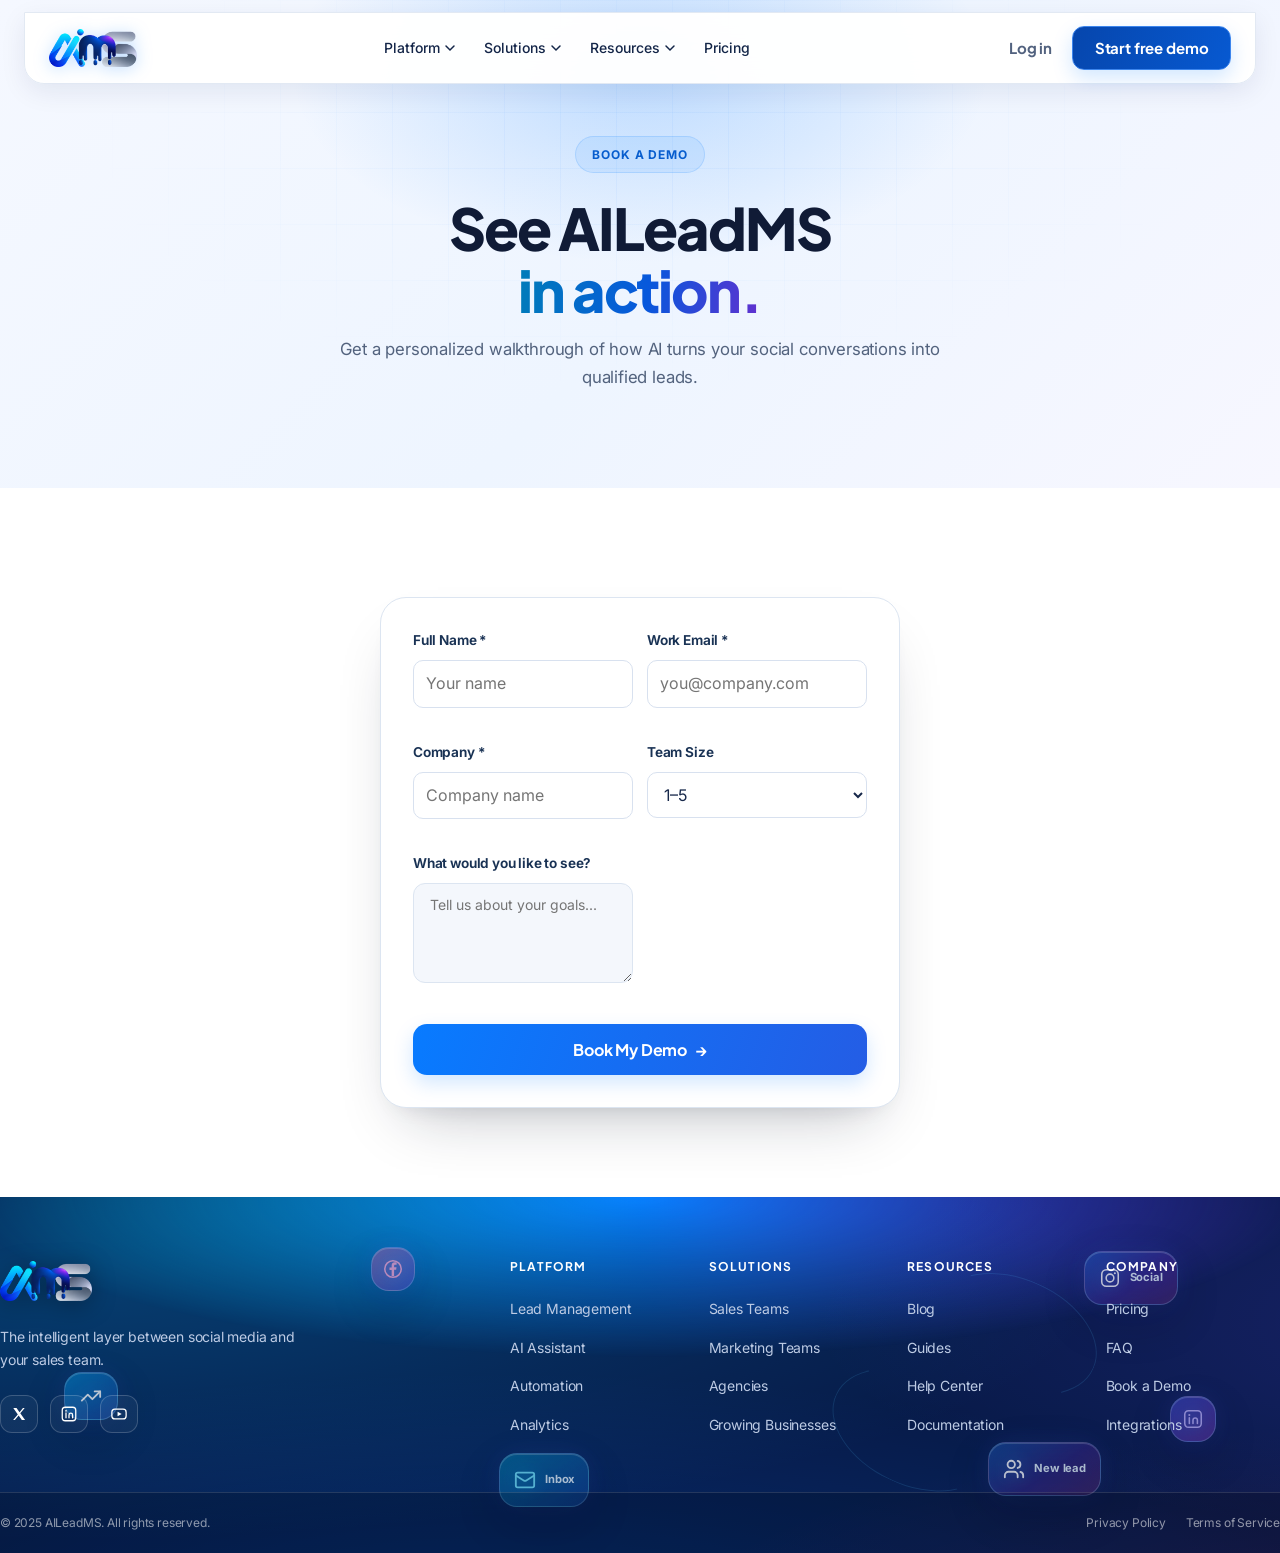
<file: demo.html>
<!DOCTYPE html>
<html lang="en">
<head>
    <meta charset="UTF-8">
    <script>document.documentElement.classList.add('js');</script>
    <meta name="viewport" content="width=device-width, initial-scale=1.0">
    <title>Book a Demo — AILeadMS</title>
    <meta name="description" content="Book a personalized demo of AILeadMS. See how AI turns your social conversations into qualified leads.">
    <link rel="canonical" href="https://aileadms.com/demo">
    <link rel="preconnect" href="https://fonts.googleapis.com">
    <link href="https://fonts.googleapis.com/css2?family=Inter:opsz,wght@14..32,400;14..32,500;14..32,600;14..32,700;14..32,800&family=Plus+Jakarta+Sans:opsz,wght@7..40,600;7..40,700;7..40,800&display=swap" rel="stylesheet">
    <link rel="stylesheet" href="css/variables.css">
    <link rel="stylesheet" href="css/base.css">
    <link rel="stylesheet" href="css/components.css">
    <link rel="stylesheet" href="css/navbar.css">
    <link rel="stylesheet" href="css/hero.css">
    <link rel="stylesheet" href="css/sections.css">
    <link rel="stylesheet" href="css/animations.css">
    <link rel="stylesheet" href="css/responsive.css">
    <style>
        .demo-form { max-width: 520px; margin: 0 auto; background: var(--bg-card); border: 1px solid var(--border-light); border-radius: var(--radius-xl); padding: var(--space-8); box-shadow: var(--shadow-xl); }
        .form-group { margin-bottom: var(--space-5); }
        .form-group label { display: block; font-size: var(--text-sm); font-weight: 600; margin-bottom: var(--space-2); color: var(--text-primary); }
        .form-group input, .form-group select, .form-group textarea { width: 100%; padding: var(--space-3) var(--space-4); border: 1.5px solid var(--border-light); border-radius: var(--radius-md); background: var(--bg-secondary); color: var(--text-primary); font-family: inherit; font-size: var(--text-sm); transition: border-color var(--transition-fast); }
        .form-group input:focus, .form-group select:focus, .form-group textarea:focus { outline: none; border-color: var(--brand-blue); box-shadow: 0 0 0 3px rgba(8,123,255,0.1); }
        .form-group textarea { resize: vertical; min-height: 100px; }
    </style>
    <link rel="icon" type="image/png" href="assets/logo/aileadms-logo.png">
    <link rel="stylesheet" href="css/brand-polish.css">
    <link rel="stylesheet" href="css/mobile.css">
</head>
<body>
    <!-- icon-sprite -->
    <svg class="svg-sprite" aria-hidden="true" focusable="false" xmlns="http://www.w3.org/2000/svg"><symbol id="ico-alarm-clock" viewBox="0 0 24 24" fill="none" stroke="currentColor" stroke-width="2" stroke-linecap="round" stroke-linejoin="round"><circle cx="12" cy="13" r="8" /><path d="M12 9v4l2 2" /><path d="M5 3 2 6" /><path d="m22 6-3-3" /><path d="M6.38 18.7 4 21" /><path d="M17.64 18.67 20 21" /></symbol><symbol id="ico-award" viewBox="0 0 24 24" fill="none" stroke="currentColor" stroke-width="2" stroke-linecap="round" stroke-linejoin="round"><path d="m15.477 12.89 1.515 8.526a.5.5 0 0 1-.81.47l-3.58-2.687a1 1 0 0 0-1.197 0l-3.586 2.686a.5.5 0 0 1-.81-.469l1.514-8.526" /><circle cx="12" cy="8" r="6" /></symbol><symbol id="ico-badge-check" viewBox="0 0 24 24" fill="none" stroke="currentColor" stroke-width="2" stroke-linecap="round" stroke-linejoin="round"><path d="M3.85 8.62a4 4 0 0 1 4.78-4.77 4 4 0 0 1 6.74 0 4 4 0 0 1 4.78 4.78 4 4 0 0 1 0 6.74 4 4 0 0 1-4.77 4.78 4 4 0 0 1-6.75 0 4 4 0 0 1-4.78-4.77 4 4 0 0 1 0-6.76Z" /><path d="m16 9-5.5 5.5L8 12" /></symbol><symbol id="ico-bell" viewBox="0 0 24 24" fill="none" stroke="currentColor" stroke-width="2" stroke-linecap="round" stroke-linejoin="round"><path d="M10.268 21a2 2 0 0 0 3.464 0" /><path d="M3.262 15.326A1 1 0 0 0 4 17h16a1 1 0 0 0 .74-1.673C19.41 13.956 18 12.499 18 8A6 6 0 0 0 6 8c0 4.499-1.411 5.956-2.738 7.326" /></symbol><symbol id="ico-bell-off" viewBox="0 0 24 24" fill="none" stroke="currentColor" stroke-width="2" stroke-linecap="round" stroke-linejoin="round"><path d="M10.268 21a2 2 0 0 0 3.464 0" /><path d="M17 17H4a1 1 0 0 1-.74-1.673C4.59 13.956 6 12.499 6 8a6 6 0 0 1 .258-1.742" /><path d="m2 2 20 20" /><path d="M8.668 3.01A6 6 0 0 1 18 8c0 2.687.77 4.653 1.707 6.05" /></symbol><symbol id="ico-blocks" viewBox="0 0 24 24" fill="none" stroke="currentColor" stroke-width="2" stroke-linecap="round" stroke-linejoin="round"><path d="M10 22V7a1 1 0 0 0-1-1H4a2 2 0 0 0-2 2v12a2 2 0 0 0 2 2h12a2 2 0 0 0 2-2v-5a1 1 0 0 0-1-1H2" /><rect x="14" y="2" width="8" height="8" rx="1" /></symbol><symbol id="ico-book-open" viewBox="0 0 24 24" fill="none" stroke="currentColor" stroke-width="2" stroke-linecap="round" stroke-linejoin="round"><path d="M12 5v16" /><path d="M20.001 19A2 2 0 0022 17V5a2 2 0 00-1.999-2L16 3.002A5 5 0 0012 5a5 5 0 00-4-2H4a2 2 0 00-2 2v12a2 2 0 001.999 2H8a5 5 0 014 2 5 5 0 014-2z" /></symbol><symbol id="ico-bookmark" viewBox="0 0 24 24" fill="none" stroke="currentColor" stroke-width="2" stroke-linecap="round" stroke-linejoin="round"><path d="M17 3a2 2 0 0 1 2 2v15a1 1 0 0 1-1.496.868l-4.512-2.578a2 2 0 0 0-1.984 0l-4.512 2.578A1 1 0 0 1 5 20V5a2 2 0 0 1 2-2z" /></symbol><symbol id="ico-bot" viewBox="0 0 24 24" fill="none" stroke="currentColor" stroke-width="2" stroke-linecap="round" stroke-linejoin="round"><path d="M12 8V4H8" /><rect width="16" height="12" x="4" y="8" rx="2" /><path d="M2 14h2" /><path d="M20 14h2" /><path d="M15 13v2" /><path d="M9 13v2" /></symbol><symbol id="ico-brain" viewBox="0 0 24 24" fill="none" stroke="currentColor" stroke-width="2" stroke-linecap="round" stroke-linejoin="round"><path d="M12 18V5" /><path d="M15 13a4.17 4.17 0 0 1-3-4 4.17 4.17 0 0 1-3 4" /><path d="M17.598 6.5A3 3 0 1 0 12 5a3 3 0 1 0-5.598 1.5" /><path d="M17.997 5.125a4 4 0 0 1 2.526 5.77" /><path d="M18 18a4 4 0 0 0 2-7.464" /><path d="M19.967 17.483A4 4 0 1 1 12 18a4 4 0 1 1-7.967-.517" /><path d="M6 18a4 4 0 0 1-2-7.464" /><path d="M6.003 5.125a4 4 0 0 0-2.526 5.77" /></symbol><symbol id="ico-briefcase" viewBox="0 0 24 24" fill="none" stroke="currentColor" stroke-width="2" stroke-linecap="round" stroke-linejoin="round"><path d="M16 20V4a2 2 0 0 0-2-2h-4a2 2 0 0 0-2 2v16" /><rect width="20" height="14" x="2" y="6" rx="2" /></symbol><symbol id="ico-building-2" viewBox="0 0 24 24" fill="none" stroke="currentColor" stroke-width="2" stroke-linecap="round" stroke-linejoin="round"><path d="M10 12h4" /><path d="M10 8h4" /><path d="M14 21v-3a2 2 0 0 0-4 0v3" /><path d="M6 10H4a2 2 0 0 0-2 2v7a2 2 0 0 0 2 2h16a2 2 0 0 0 2-2V9a2 2 0 0 0-2-2h-2" /><path d="M6 21V5a2 2 0 0 1 2-2h8a2 2 0 0 1 2 2v16" /></symbol><symbol id="ico-calendar" viewBox="0 0 24 24" fill="none" stroke="currentColor" stroke-width="2" stroke-linecap="round" stroke-linejoin="round"><path d="M8 2v3" /><path d="M16 2v3" /><rect x="3" y="3" width="18" height="18" rx="2" /><path d="M3 9h18" /></symbol><symbol id="ico-calendar-days" viewBox="0 0 24 24" fill="none" stroke="currentColor" stroke-width="2" stroke-linecap="round" stroke-linejoin="round"><path d="M8 2v3" /><path d="M16 2v3" /><rect x="3" y="3" width="18" height="18" rx="2" /><path d="M3 9h18" /><path d="M8 13h.01" /><path d="M12 13h.01" /><path d="M16 13h.01" /><path d="M8 17h.01" /><path d="M12 17h.01" /><path d="M16 17h.01" /></symbol><symbol id="ico-camera" viewBox="0 0 24 24" fill="none" stroke="currentColor" stroke-width="2" stroke-linecap="round" stroke-linejoin="round"><path d="M13.997 4a2 2 0 0 1 1.76 1.05l.486.9A2 2 0 0 0 18.003 7H20a2 2 0 0 1 2 2v9a2 2 0 0 1-2 2H4a2 2 0 0 1-2-2V9a2 2 0 0 1 2-2h1.997a2 2 0 0 0 1.759-1.048l.489-.904A2 2 0 0 1 10.004 4z" /><circle cx="12" cy="13" r="3" /></symbol><symbol id="ico-chart-column" viewBox="0 0 24 24" fill="none" stroke="currentColor" stroke-width="2" stroke-linecap="round" stroke-linejoin="round"><path d="M3 3v16a2 2 0 0 0 2 2h16" /><path d="M18 17V9" /><path d="M13 17V5" /><path d="M8 17v-3" /></symbol><symbol id="ico-circle-alert" viewBox="0 0 24 24" fill="none" stroke="currentColor" stroke-width="2" stroke-linecap="round" stroke-linejoin="round"><circle cx="12" cy="12" r="10" /><line x1="12" x2="12" y1="8" y2="12" /><line x1="12" x2="12.01" y1="16" y2="16" /></symbol><symbol id="ico-circle-check" viewBox="0 0 24 24" fill="none" stroke="currentColor" stroke-width="2" stroke-linecap="round" stroke-linejoin="round"><circle cx="12" cy="12" r="10" /><path d="m16 9-5.5 5.5L8 12" /></symbol><symbol id="ico-circle-help" viewBox="0 0 24 24" fill="none" stroke="currentColor" stroke-width="2" stroke-linecap="round" stroke-linejoin="round"><circle cx="12" cy="12" r="10" /><path d="M9.09 9a3 3 0 0 1 5.83 1c0 2-3 3-3 3" /><path d="M12 17h.01" /></symbol><symbol id="ico-clock" viewBox="0 0 24 24" fill="none" stroke="currentColor" stroke-width="2" stroke-linecap="round" stroke-linejoin="round"><circle cx="12" cy="12" r="10" /><path d="M12 6v6l4 2" /></symbol><symbol id="ico-command" viewBox="0 0 24 24" fill="none" stroke="currentColor" stroke-width="2" stroke-linecap="round" stroke-linejoin="round"><path d="M15 6v12a3 3 0 1 0 3-3H6a3 3 0 1 0 3 3V6a3 3 0 1 0-3 3h12a3 3 0 1 0-3-3" /></symbol><symbol id="ico-contact" viewBox="0 0 24 24" fill="none" stroke="currentColor" stroke-width="2" stroke-linecap="round" stroke-linejoin="round"><path d="M16 2v2" /><path d="M7 21v-2a2 2 0 012-2h6a2 2 0 012 2v2" /><path d="M8 2v2" /><circle cx="12" cy="10" r="3" /><rect x="3" y="3" width="18" height="18" rx="2" /></symbol><symbol id="ico-credit-card" viewBox="0 0 24 24" fill="none" stroke="currentColor" stroke-width="2" stroke-linecap="round" stroke-linejoin="round"><rect width="20" height="14" x="2" y="5" rx="2" /><line x1="2" x2="22" y1="10" y2="10" /><path d="M6 14h2" /></symbol><symbol id="ico-dollar-sign" viewBox="0 0 24 24" fill="none" stroke="currentColor" stroke-width="2" stroke-linecap="round" stroke-linejoin="round"><line x1="12" x2="12" y1="2" y2="22" /><path d="M17 5H9.5a3.5 3.5 0 0 0 0 7h5a3.5 3.5 0 0 1 0 7H6" /></symbol><symbol id="ico-facebook" viewBox="0 0 24 24" fill="none" stroke="currentColor" stroke-width="1.7" stroke-linecap="round" stroke-linejoin="round"><circle cx="12" cy="12" r="9"/><path fill="currentColor" stroke="none" d="M13.2 19.6v-6.7h2.2l.4-2.7h-2.6V8.55c0-.78.28-1.3 1.36-1.3h1.4V4.85c-.24-.03-1.07-.1-2.03-.1-2.01 0-3.39 1.23-3.39 3.48v2.07H8.2v2.7h2.34v6.7z"/></symbol><symbol id="ico-fast-forward" viewBox="0 0 24 24" fill="none" stroke="currentColor" stroke-width="2" stroke-linecap="round" stroke-linejoin="round"><path d="M12 6a2 2 0 0 1 3.414-1.414l6 6a2 2 0 0 1 0 2.828l-6 6A2 2 0 0 1 12 18z" /><path d="M2 6a2 2 0 0 1 3.414-1.414l6 6a2 2 0 0 1 0 2.828l-6 6A2 2 0 0 1 2 18z" /></symbol><symbol id="ico-file-text" viewBox="0 0 24 24" fill="none" stroke="currentColor" stroke-width="2" stroke-linecap="round" stroke-linejoin="round"><path d="M6 22a2 2 0 0 1-2-2V4a2 2 0 0 1 2-2h8a2.4 2.4 0 0 1 1.704.706l3.588 3.588A2.4 2.4 0 0 1 20 8v12a2 2 0 0 1-2 2z" /><path d="M14 2v5a1 1 0 0 0 1 1h5" /><path d="M10 9H8" /><path d="M16 13H8" /><path d="M16 17H8" /></symbol><symbol id="ico-flag" viewBox="0 0 24 24" fill="none" stroke="currentColor" stroke-width="2" stroke-linecap="round" stroke-linejoin="round"><path d="M4 22V4a1 1 0 0 1 .4-.8A6 6 0 0 1 8 2c3 0 5 2 7.333 2q2 0 3.067-.8A1 1 0 0 1 20 4v10a1 1 0 0 1-.4.8A6 6 0 0 1 16 16c-3 0-5-2-8-2a6 6 0 0 0-4 1.528" /></symbol><symbol id="ico-flame" viewBox="0 0 24 24" fill="none" stroke="currentColor" stroke-width="2" stroke-linecap="round" stroke-linejoin="round"><path d="M12 3q1 4 4 6.5t3 5.5a1 1 0 0 1-14 0 5 5 0 0 1 1-3 1 1 0 0 0 5 0c0-2-1.5-3-1.5-5q0-2 2.5-4" /></symbol><symbol id="ico-folder" viewBox="0 0 24 24" fill="none" stroke="currentColor" stroke-width="2" stroke-linecap="round" stroke-linejoin="round"><path d="M20 20a2 2 0 0 0 2-2V8a2 2 0 0 0-2-2h-7.9a2 2 0 0 1-1.69-.9L9.6 3.9A2 2 0 0 0 7.93 3H4a2 2 0 0 0-2 2v13a2 2 0 0 0 2 2Z" /></symbol><symbol id="ico-gauge" viewBox="0 0 24 24" fill="none" stroke="currentColor" stroke-width="2" stroke-linecap="round" stroke-linejoin="round"><path d="m12 14 4-4" /><path d="M3.34 19a10 10 0 1 1 17.32 0" /></symbol><symbol id="ico-git-branch" viewBox="0 0 24 24" fill="none" stroke="currentColor" stroke-width="2" stroke-linecap="round" stroke-linejoin="round"><path d="M15 6a9 9 0 0 0-9 9V3" /><circle cx="18" cy="6" r="3" /><circle cx="6" cy="18" r="3" /></symbol><symbol id="ico-globe" viewBox="0 0 24 24" fill="none" stroke="currentColor" stroke-width="2" stroke-linecap="round" stroke-linejoin="round"><circle cx="12" cy="12" r="10" /><path d="M12 2a14.5 14.5 0 0 0 0 20 14.5 14.5 0 0 0 0-20" /><path d="M2 12h20" /></symbol><symbol id="ico-handshake" viewBox="0 0 24 24" fill="none" stroke="currentColor" stroke-width="2" stroke-linecap="round" stroke-linejoin="round"><path d="m11 17 2 2a1 1 0 1 0 3-3" /><path d="m14 14 2.5 2.5a1 1 0 1 0 3-3l-3.88-3.88a3 3 0 0 0-4.24 0l-.88.88a1 1 0 1 1-3-3l2.81-2.81a5.79 5.79 0 0 1 7.06-.87l.47.28a2 2 0 0 0 1.42.25L21 4" /><path d="m21 3 1 11h-2" /><path d="M3 3 2 14l6.5 6.5a1 1 0 1 0 3-3" /><path d="M3 4h8" /></symbol><symbol id="ico-image" viewBox="0 0 24 24" fill="none" stroke="currentColor" stroke-width="2" stroke-linecap="round" stroke-linejoin="round"><rect width="18" height="18" x="3" y="3" rx="2" ry="2" /><circle cx="9" cy="9" r="2" /><path d="m21 15-3.086-3.086a2 2 0 0 0-2.828 0L6 21" /></symbol><symbol id="ico-inbox" viewBox="0 0 24 24" fill="none" stroke="currentColor" stroke-width="2" stroke-linecap="round" stroke-linejoin="round"><polyline points="22 12 16 12 14 15 10 15 8 12 2 12" /><path d="M5.45 5.11 2 12v6a2 2 0 0 0 2 2h16a2 2 0 0 0 2-2v-6l-3.45-6.89A2 2 0 0 0 16.76 4H7.24a2 2 0 0 0-1.79 1.11z" /></symbol><symbol id="ico-instagram" viewBox="0 0 24 24" fill="none" stroke="currentColor" stroke-width="1.7" stroke-linecap="round" stroke-linejoin="round"><rect x="3" y="3" width="18" height="18" rx="5"/><circle cx="12" cy="12" r="4.2"/><circle cx="17.3" cy="6.7" r="1.1" fill="currentColor" stroke="none"/></symbol><symbol id="ico-key" viewBox="0 0 24 24" fill="none" stroke="currentColor" stroke-width="2" stroke-linecap="round" stroke-linejoin="round"><path d="m2 21 9.6-9.6" /><path d="m7.5 15.5 2.3 2.3a1 1 0 0 1 0 1.4l-2.1 2.1a1 1 0 0 1-1.4 0L4 19" /><circle cx="15.5" cy="7.5" r="5.5" /></symbol><symbol id="ico-lightbulb" viewBox="0 0 24 24" fill="none" stroke="currentColor" stroke-width="2" stroke-linecap="round" stroke-linejoin="round"><path d="M15 14c.2-1 .7-1.7 1.5-2.5 1-.9 1.5-2.2 1.5-3.5A6 6 0 0 0 6 8c0 1 .2 2.2 1.5 3.5.7.7 1.3 1.5 1.5 2.5" /><path d="M9 18h6" /><path d="M10 22h4" /></symbol><symbol id="ico-link-2" viewBox="0 0 24 24" fill="none" stroke="currentColor" stroke-width="2" stroke-linecap="round" stroke-linejoin="round"><path d="M9 17H7A5 5 0 0 1 7 7h2" /><path d="M15 7h2a5 5 0 1 1 0 10h-2" /><line x1="8" x2="16" y1="12" y2="12" /></symbol><symbol id="ico-linkedin" viewBox="0 0 24 24" fill="none" stroke="currentColor" stroke-width="1.7" stroke-linecap="round" stroke-linejoin="round"><rect x="3" y="3" width="18" height="18" rx="4"/><path d="M8 10.6V17"/><circle cx="8" cy="7.7" r="1.15" fill="currentColor" stroke="none"/><path d="M12 17v-3.7a2.4 2.4 0 0 1 4.8 0V17"/></symbol><symbol id="ico-list-checks" viewBox="0 0 24 24" fill="none" stroke="currentColor" stroke-width="2" stroke-linecap="round" stroke-linejoin="round"><path d="M13 5h8" /><path d="M13 12h8" /><path d="M13 19h8" /><path d="m3 17 2 2 4-4" /><path d="m3 7 2 2 4-4" /></symbol><symbol id="ico-lock" viewBox="0 0 24 24" fill="none" stroke="currentColor" stroke-width="2" stroke-linecap="round" stroke-linejoin="round"><rect width="18" height="11" x="3" y="11" rx="2" ry="2" /><path d="M7 11V7a5 5 0 0 1 10 0v4" /></symbol><symbol id="ico-mail" viewBox="0 0 24 24" fill="none" stroke="currentColor" stroke-width="2" stroke-linecap="round" stroke-linejoin="round"><path d="m22 7-8.991 5.727a2 2 0 0 1-2.009 0L2 7" /><rect x="2" y="4" width="20" height="16" rx="2" /></symbol><symbol id="ico-map-pin" viewBox="0 0 24 24" fill="none" stroke="currentColor" stroke-width="2" stroke-linecap="round" stroke-linejoin="round"><path d="M20 10c0 4.993-5.539 10.193-7.399 11.799a1 1 0 0 1-1.202 0C9.539 20.193 4 14.993 4 10a8 8 0 0 1 16 0" /><circle cx="12" cy="10" r="3" /></symbol><symbol id="ico-megaphone" viewBox="0 0 24 24" fill="none" stroke="currentColor" stroke-width="2" stroke-linecap="round" stroke-linejoin="round"><path d="M11 6a13 13 0 0 0 8.4-2.8A1 1 0 0 1 21 4v12a1 1 0 0 1-1.6.8A13 13 0 0 0 11 14H5a2 2 0 0 1-2-2V8a2 2 0 0 1 2-2z" /><path d="M6 14a12 12 0 0 0 2.4 7.2 2 2 0 0 0 3.2-2.4A8 8 0 0 1 10 14" /><path d="M8 6v8" /></symbol><symbol id="ico-message-circle" viewBox="0 0 24 24" fill="none" stroke="currentColor" stroke-width="2" stroke-linecap="round" stroke-linejoin="round"><path d="M2.992 16.342a2 2 0 0 1 .094 1.167l-1.065 3.29a1 1 0 0 0 1.236 1.168l3.413-.998a2 2 0 0 1 1.099.092 10 10 0 1 0-4.777-4.719" /></symbol><symbol id="ico-message-square" viewBox="0 0 24 24" fill="none" stroke="currentColor" stroke-width="2" stroke-linecap="round" stroke-linejoin="round"><path d="M22 17a2 2 0 0 1-2 2H6.828a2 2 0 0 0-1.414.586l-2.202 2.202A.71.71 0 0 1 2 21.286V5a2 2 0 0 1 2-2h16a2 2 0 0 1 2 2z" /></symbol><symbol id="ico-monitor" viewBox="0 0 24 24" fill="none" stroke="currentColor" stroke-width="2" stroke-linecap="round" stroke-linejoin="round"><rect width="20" height="14" x="2" y="3" rx="2" /><line x1="8" x2="16" y1="21" y2="21" /><line x1="12" x2="12" y1="17" y2="21" /></symbol><symbol id="ico-network" viewBox="0 0 24 24" fill="none" stroke="currentColor" stroke-width="2" stroke-linecap="round" stroke-linejoin="round"><rect x="16" y="16" width="6" height="6" rx="1" /><rect x="2" y="16" width="6" height="6" rx="1" /><rect x="9" y="2" width="6" height="6" rx="1" /><path d="M5 16v-3a1 1 0 0 1 1-1h12a1 1 0 0 1 1 1v3" /><path d="M12 12V8" /></symbol><symbol id="ico-package" viewBox="0 0 24 24" fill="none" stroke="currentColor" stroke-width="2" stroke-linecap="round" stroke-linejoin="round"><path d="M11 21.73a2 2 0 0 0 2 0l7-4A2 2 0 0 0 21 16V8a2 2 0 0 0-1-1.73l-7-4a2 2 0 0 0-2 0l-7 4A2 2 0 0 0 3 8v8a2 2 0 0 0 1 1.73z" /><path d="M12 22V12" /><polyline points="3.29 7 12 12 20.71 7" /><path d="m7.5 4.27 9 5.15" /></symbol><symbol id="ico-palette" viewBox="0 0 24 24" fill="none" stroke="currentColor" stroke-width="2" stroke-linecap="round" stroke-linejoin="round"><path d="M12 22a1 1 0 0 1 0-20 10 9 0 0 1 10 9 5 5 0 0 1-5 5h-2.25a1.75 1.75 0 0 0-1.4 2.8l.3.4a1.75 1.75 0 0 1-1.4 2.8z" /><circle cx="13.5" cy="6.5" r=".5" fill="currentColor" /><circle cx="17.5" cy="10.5" r=".5" fill="currentColor" /><circle cx="6.5" cy="12.5" r=".5" fill="currentColor" /><circle cx="8.5" cy="7.5" r=".5" fill="currentColor" /></symbol><symbol id="ico-pen-line" viewBox="0 0 24 24" fill="none" stroke="currentColor" stroke-width="2" stroke-linecap="round" stroke-linejoin="round"><path d="M13 21h8" /><path d="M21.174 6.812a1 1 0 0 0-3.986-3.987L3.842 16.174a2 2 0 0 0-.5.83l-1.321 4.352a.5.5 0 0 0 .623.622l4.353-1.32a2 2 0 0 0 .83-.497z" /></symbol><symbol id="ico-puzzle" viewBox="0 0 24 24" fill="none" stroke="currentColor" stroke-width="2" stroke-linecap="round" stroke-linejoin="round"><path d="M15.39 4.39a1 1 0 0 0 1.68-.474 2.5 2.5 0 1 1 3.014 3.015 1 1 0 0 0-.474 1.68l1.683 1.682a2.414 2.414 0 0 1 0 3.414L19.61 15.39a1 1 0 0 1-1.68-.474 2.5 2.5 0 1 0-3.014 3.015 1 1 0 0 1 .474 1.68l-1.683 1.682a2.414 2.414 0 0 1-3.414 0L8.61 19.61a1 1 0 0 0-1.68.474 2.5 2.5 0 1 1-3.014-3.015 1 1 0 0 0 .474-1.68l-1.683-1.682a2.414 2.414 0 0 1 0-3.414L4.39 8.61a1 1 0 0 1 1.68.474 2.5 2.5 0 1 0 3.014-3.015 1 1 0 0 1-.474-1.68l1.683-1.682a2.414 2.414 0 0 1 3.414 0z" /></symbol><symbol id="ico-refresh-cw" viewBox="0 0 24 24" fill="none" stroke="currentColor" stroke-width="2" stroke-linecap="round" stroke-linejoin="round"><path d="M3 12a9 9 0 0 1 9-9 9.75 9.75 0 0 1 6.74 2.74L21 8" /><path d="M21 3v5h-5" /><path d="M21 12a9 9 0 0 1-9 9 9.75 9.75 0 0 1-6.74-2.74L3 16" /><path d="M8 16H3v5" /></symbol><symbol id="ico-rocket" viewBox="0 0 24 24" fill="none" stroke="currentColor" stroke-width="2" stroke-linecap="round" stroke-linejoin="round"><path d="M12 15v5s3.03-.55 4-2c1.08-1.62 0-5 0-5" /><path d="M4.5 16.5c-1.5 1.26-2 5-2 5s3.74-.5 5-2c.71-.84.7-2.13-.09-2.91a2.18 2.18 0 0 0-2.91-.09" /><path d="M9 12a22 22 0 0 1 2-3.95A12.88 12.88 0 0 1 22 2c0 2.72-.78 7.5-6 11a22.4 22.4 0 0 1-4 2z" /><path d="M9 12H4s.55-3.03 2-4c1.62-1.08 5 .05 5 .05" /></symbol><symbol id="ico-route" viewBox="0 0 24 24" fill="none" stroke="currentColor" stroke-width="2" stroke-linecap="round" stroke-linejoin="round"><circle cx="6" cy="19" r="3" /><path d="M9 19h8.5a3.5 3.5 0 0 0 0-7h-11a3.5 3.5 0 0 1 0-7H15" /><circle cx="18" cy="5" r="3" /></symbol><symbol id="ico-search" viewBox="0 0 24 24" fill="none" stroke="currentColor" stroke-width="2" stroke-linecap="round" stroke-linejoin="round"><path d="m21 21-4.34-4.34" /><circle cx="11" cy="11" r="8" /></symbol><symbol id="ico-settings" viewBox="0 0 24 24" fill="none" stroke="currentColor" stroke-width="2" stroke-linecap="round" stroke-linejoin="round"><path d="M9.671 4.136a2.34 2.34 0 0 1 4.659 0 2.34 2.34 0 0 0 3.319 1.915 2.34 2.34 0 0 1 2.33 4.033 2.34 2.34 0 0 0 0 3.831 2.34 2.34 0 0 1-2.33 4.033 2.34 2.34 0 0 0-3.319 1.915 2.34 2.34 0 0 1-4.659 0 2.34 2.34 0 0 0-3.32-1.915 2.34 2.34 0 0 1-2.33-4.033 2.34 2.34 0 0 0 0-3.831A2.34 2.34 0 0 1 6.35 6.051a2.34 2.34 0 0 0 3.319-1.915" /><circle cx="12" cy="12" r="3" /></symbol><symbol id="ico-shield" viewBox="0 0 24 24" fill="none" stroke="currentColor" stroke-width="2" stroke-linecap="round" stroke-linejoin="round"><path d="M20 13c0 5-3.5 7.5-7.66 8.95a1 1 0 0 1-.67-.01C7.5 20.5 4 18 4 13V6a1 1 0 0 1 1-1c2 0 4.5-1.2 6.24-2.72a1.17 1.17 0 0 1 1.52 0C14.51 3.81 17 5 19 5a1 1 0 0 1 1 1z" /></symbol><symbol id="ico-slack" viewBox="0 0 24 24" fill="none" stroke="currentColor" stroke-width="1.7" stroke-linecap="round" stroke-linejoin="round"><path d="M9 3.5a1.7 1.7 0 1 1 3.4 0V12a1.7 1.7 0 1 1-3.4 0z"/><path d="M15.7 9a1.7 1.7 0 1 1 0 3.4H7.3a1.7 1.7 0 1 1 0-3.4z" transform="translate(0 -2)"/><path d="M20.5 15a1.7 1.7 0 1 1-3.4 0V6.5a1.7 1.7 0 1 1 3.4 0z"/><path d="M3.5 18.5a1.7 1.7 0 1 1 0-3.4H12a1.7 1.7 0 1 1 0 3.4z"/></symbol><symbol id="ico-smartphone" viewBox="0 0 24 24" fill="none" stroke="currentColor" stroke-width="2" stroke-linecap="round" stroke-linejoin="round"><rect width="14" height="20" x="5" y="2" rx="2" ry="2" /><path d="M12 18h.01" /></symbol><symbol id="ico-snowflake" viewBox="0 0 24 24" fill="none" stroke="currentColor" stroke-width="2" stroke-linecap="round" stroke-linejoin="round"><path d="m10 20-1.25-2.5L6 18" /><path d="M10 4 8.75 6.5 6 6" /><path d="m14 20 1.25-2.5L18 18" /><path d="m14 4 1.25 2.5L18 6" /><path d="m17 21-3-6h-4" /><path d="m17 3-3 6 1.5 3" /><path d="M2 12h6.5L10 9" /><path d="m20 10-1.5 2 1.5 2" /><path d="M22 12h-6.5L14 15" /><path d="m4 10 1.5 2L4 14" /><path d="m7 21 3-6-1.5-3" /><path d="m7 3 3 6h4" /></symbol><symbol id="ico-sparkles" viewBox="0 0 24 24" fill="none" stroke="currentColor" stroke-width="2" stroke-linecap="round" stroke-linejoin="round"><path d="M11.017 2.814a1 1 0 0 1 1.966 0l1.051 5.558a2 2 0 0 0 1.594 1.594l5.558 1.051a1 1 0 0 1 0 1.966l-5.558 1.051a2 2 0 0 0-1.594 1.594l-1.051 5.558a1 1 0 0 1-1.966 0l-1.051-5.558a2 2 0 0 0-1.594-1.594l-5.558-1.051a1 1 0 0 1 0-1.966l5.558-1.051a2 2 0 0 0 1.594-1.594z" /><path d="M20 2v4" /><path d="M22 4h-4" /><circle cx="4" cy="20" r="2" /></symbol><symbol id="ico-split" viewBox="0 0 24 24" fill="none" stroke="currentColor" stroke-width="2" stroke-linecap="round" stroke-linejoin="round"><path d="M16 3h5v5" /><path d="M8 3H3v5" /><path d="M12 22v-8.3a4 4 0 0 0-1.172-2.872L3 3" /><path d="m15 9 6-6" /></symbol><symbol id="ico-square-kanban" viewBox="0 0 24 24" fill="none" stroke="currentColor" stroke-width="2" stroke-linecap="round" stroke-linejoin="round"><rect width="18" height="18" x="3" y="3" rx="2" /><path d="M8 7v7" /><path d="M12 7v4" /><path d="M16 7v9" /></symbol><symbol id="ico-star" viewBox="0 0 24 24" fill="none" stroke="currentColor" stroke-width="2" stroke-linecap="round" stroke-linejoin="round"><path d="M11.525 2.295a.53.53 0 0 1 .95 0l2.31 4.679a2.123 2.123 0 0 0 1.595 1.16l5.166.756a.53.53 0 0 1 .294.904l-3.736 3.638a2.123 2.123 0 0 0-.611 1.878l.882 5.14a.53.53 0 0 1-.771.56l-4.618-2.428a2.122 2.122 0 0 0-1.973 0L6.396 21.01a.53.53 0 0 1-.77-.56l.881-5.139a2.122 2.122 0 0 0-.611-1.879L2.16 9.795a.53.53 0 0 1 .294-.906l5.165-.755a2.122 2.122 0 0 0 1.597-1.16z" /></symbol><symbol id="ico-sun" viewBox="0 0 24 24" fill="none" stroke="currentColor" stroke-width="2" stroke-linecap="round" stroke-linejoin="round"><circle cx="12" cy="12" r="4" /><path d="M12 2v2" /><path d="M12 20v2" /><path d="m4.93 4.93 1.41 1.41" /><path d="m17.66 17.66 1.41 1.41" /><path d="M2 12h2" /><path d="M20 12h2" /><path d="m6.34 17.66-1.41 1.41" /><path d="m19.07 4.93-1.41 1.41" /></symbol><symbol id="ico-table" viewBox="0 0 24 24" fill="none" stroke="currentColor" stroke-width="2" stroke-linecap="round" stroke-linejoin="round"><path d="M12 3v18" /><rect width="18" height="18" x="3" y="3" rx="2" /><path d="M3 9h18" /><path d="M3 15h18" /></symbol><symbol id="ico-target" viewBox="0 0 24 24" fill="none" stroke="currentColor" stroke-width="2" stroke-linecap="round" stroke-linejoin="round"><circle cx="12" cy="12" r="10" /><circle cx="12" cy="12" r="6" /><circle cx="12" cy="12" r="2" /></symbol><symbol id="ico-tiktok" viewBox="0 0 24 24" fill="none" stroke="currentColor" stroke-width="1.7" stroke-linecap="round" stroke-linejoin="round"><path d="M14.6 3.2v10.4a3.8 3.8 0 1 1-3.8-3.8c.32 0 .63.04.92.12"/><path d="M14.6 6.4a5.7 5.7 0 0 0 5.5 2.9"/></symbol><symbol id="ico-timer" viewBox="0 0 24 24" fill="none" stroke="currentColor" stroke-width="2" stroke-linecap="round" stroke-linejoin="round"><line x1="10" x2="14" y1="2" y2="2" /><line x1="12" x2="15" y1="14" y2="11" /><circle cx="12" cy="14" r="8" /></symbol><symbol id="ico-trending-down" viewBox="0 0 24 24" fill="none" stroke="currentColor" stroke-width="2" stroke-linecap="round" stroke-linejoin="round"><path d="M16 17h6v-6" /><path d="m22 17-8.5-8.5-5 5L2 7" /></symbol><symbol id="ico-trending-up" viewBox="0 0 24 24" fill="none" stroke="currentColor" stroke-width="2" stroke-linecap="round" stroke-linejoin="round"><path d="M16 7h6v6" /><path d="m22 7-8.5 8.5-5-5L2 17" /></symbol><symbol id="ico-users" viewBox="0 0 24 24" fill="none" stroke="currentColor" stroke-width="2" stroke-linecap="round" stroke-linejoin="round"><path d="M16 21v-2a4 4 0 0 0-4-4H6a4 4 0 0 0-4 4v2" /><path d="M16 3.128a4 4 0 0 1 0 7.744" /><path d="M22 21v-2a4 4 0 0 0-3-3.87" /><circle cx="9" cy="7" r="4" /></symbol><symbol id="ico-video" viewBox="0 0 24 24" fill="none" stroke="currentColor" stroke-width="2" stroke-linecap="round" stroke-linejoin="round"><path d="m16 13 5.223 3.482a.5.5 0 0 0 .777-.416V7.87a.5.5 0 0 0-.752-.432L16 10.5" /><rect x="2" y="6" width="14" height="12" rx="2" /></symbol><symbol id="ico-wand-sparkles" viewBox="0 0 24 24" fill="none" stroke="currentColor" stroke-width="2" stroke-linecap="round" stroke-linejoin="round"><path d="m21.64 3.64-1.28-1.28a1.21 1.21 0 0 0-1.72 0L2.36 18.64a1.21 1.21 0 0 0 0 1.72l1.28 1.28a1.2 1.2 0 0 0 1.72 0L21.64 5.36a1.2 1.2 0 0 0 0-1.72" /><path d="m14 7 3 3" /><path d="M5 6v4" /><path d="M19 14v4" /><path d="M10 2v2" /><path d="M7 8H3" /><path d="M21 16h-4" /><path d="M11 3H9" /></symbol><symbol id="ico-whatsapp" viewBox="0 0 24 24" fill="none" stroke="currentColor" stroke-width="1.7" stroke-linecap="round" stroke-linejoin="round"><path d="M20.5 11.7a8.5 8.5 0 0 1-12.6 7.5L3.5 20.5l1.4-4.3A8.5 8.5 0 1 1 20.5 11.7z"/><path d="M9 9.4c.3 2.4 2.3 4.5 4.7 5 .6.1 1.2-.2 1.4-.8l.2-.6-1.9-1-.7.8a5.6 5.6 0 0 1-2.3-2.3l.8-.7-1-1.9-.6.2c-.6.2-.9.8-.6 1.3z"/></symbol><symbol id="ico-workflow" viewBox="0 0 24 24" fill="none" stroke="currentColor" stroke-width="2" stroke-linecap="round" stroke-linejoin="round"><rect width="8" height="8" x="3" y="3" rx="2" /><path d="M7 11v4a2 2 0 0 0 2 2h4" /><rect width="8" height="8" x="13" y="13" rx="2" /></symbol><symbol id="ico-x" viewBox="0 0 24 24" fill="none" stroke="currentColor" stroke-width="1.7" stroke-linecap="round" stroke-linejoin="round"><path fill="currentColor" stroke="none" d="M4.4 4h4.3l4 5.5L17.3 4h2.3l-5.9 6.9L20.1 20h-4.3l-4.3-5.9L6.5 20H4.2l6.2-7.3z"/></symbol><symbol id="ico-youtube" viewBox="0 0 24 24" fill="none" stroke="currentColor" stroke-width="1.7" stroke-linecap="round" stroke-linejoin="round"><rect x="2.5" y="5.5" width="19" height="13" rx="4"/><path fill="currentColor" stroke="none" d="M10.1 9.1l5.5 2.9-5.5 2.9z"/></symbol><symbol id="ico-zap" viewBox="0 0 24 24" fill="none" stroke="currentColor" stroke-width="2" stroke-linecap="round" stroke-linejoin="round"><path d="M15.914 4a1.5 1.5 0 00-2.474-1.561l-9 9A1.5 1.5 0 005.5 14h4.002a.5.5 0 01.471.666L8.086 20a1.5 1.5 0 002.475 1.56l9-9A1.5 1.5 0 0018.5 10h-3.997a.5.5 0 01-.472-.667z" /></symbol></svg>
    <a href="#main-content" class="skip-link">Skip to main content</a>
    <header class="navbar" id="navbar">
        <div class="container navbar__inner">
            <a href="index.html" class="navbar__logo" aria-label="AILeadMS Home">
                <img src="assets/logo/aileadms-logo.png" alt="AILeadMS" width="150" height="70">
            </a>

            <nav class="navbar__nav" aria-label="Main navigation">
                <ul class="navbar__menu">
                    <li class="navbar__item has-dropdown">
                        <button class="navbar__link" aria-expanded="false" aria-haspopup="true">
                            Platform
                            <svg width="12" height="12" viewBox="0 0 12 12" fill="none" aria-hidden="true"><path d="M2 4 L6 8 L10 4" stroke="currentColor" stroke-width="1.5" stroke-linecap="round"/></svg>
                        </button>
                        <div class="navbar__dropdown">
                            <a href="lead-management.html" class="dropdown__link">
                                <span class="dropdown__icon"><svg class="ico" aria-hidden="true"><use href="#ico-list-checks"></use></svg></span>
                                <span>
                                    <strong>Lead Management</strong>
                                    <small>See every lead, know what to do next</small>
                                </span>
                            </a>
                            <a href="ai-assistant.html" class="dropdown__link">
                                <span class="dropdown__icon"><svg class="ico" aria-hidden="true"><use href="#ico-bot"></use></svg></span>
                                <span>
                                    <strong>AI Assistant</strong>
                                    <small>Your AI for every conversation</small>
                                </span>
                            </a>
                            <a href="automation.html" class="dropdown__link">
                                <span class="dropdown__icon"><svg class="ico" aria-hidden="true"><use href="#ico-zap"></use></svg></span>
                                <span>
                                    <strong>Automation</strong>
                                    <small>Let AI handle the repetitive work</small>
                                </span>
                            </a>
                            <a href="analytics.html" class="dropdown__link">
                                <span class="dropdown__icon"><svg class="ico" aria-hidden="true"><use href="#ico-chart-column"></use></svg></span>
                                <span>
                                    <strong>Analytics</strong>
                                    <small>Turn conversations into intelligence</small>
                                </span>
                            </a>
                        </div>
                    </li>
                    <li class="navbar__item has-dropdown">
                        <button class="navbar__link" aria-expanded="false" aria-haspopup="true">
                            Solutions
                            <svg width="12" height="12" viewBox="0 0 12 12" fill="none" aria-hidden="true"><path d="M2 4 L6 8 L10 4" stroke="currentColor" stroke-width="1.5" stroke-linecap="round"/></svg>
                        </button>
                        <div class="navbar__dropdown">
                            <a href="solutions.html#sales" class="dropdown__link">
                                <span class="dropdown__icon"><svg class="ico" aria-hidden="true"><use href="#ico-briefcase"></use></svg></span>
                                <span><strong>Sales Teams</strong><small>Close more deals</small></span>
                            </a>
                            <a href="solutions.html#marketing" class="dropdown__link">
                                <span class="dropdown__icon"><svg class="ico" aria-hidden="true"><use href="#ico-megaphone"></use></svg></span>
                                <span><strong>Marketing Teams</strong><small>Prove social ROI</small></span>
                            </a>
                            <a href="solutions.html#agencies" class="dropdown__link">
                                <span class="dropdown__icon"><svg class="ico" aria-hidden="true"><use href="#ico-building-2"></use></svg></span>
                                <span><strong>Agencies</strong><small>Manage multiple clients</small></span>
                            </a>
                            <a href="solutions.html#growing" class="dropdown__link">
                                <span class="dropdown__icon"><svg class="ico" aria-hidden="true"><use href="#ico-rocket"></use></svg></span>
                                <span><strong>Growing Businesses</strong><small>Scale without chaos</small></span>
                            </a>
                        </div>
                    </li>
                    <li class="navbar__item has-dropdown">
                        <button class="navbar__link" aria-expanded="false" aria-haspopup="true">
                            Resources
                            <svg width="12" height="12" viewBox="0 0 12 12" fill="none" aria-hidden="true"><path d="M2 4 L6 8 L10 4" stroke="currentColor" stroke-width="1.5" stroke-linecap="round"/></svg>
                        </button>
                        <div class="navbar__dropdown">
                            <a href="resources.html#blog" class="dropdown__link">
                                <span class="dropdown__icon"><svg class="ico" aria-hidden="true"><use href="#ico-pen-line"></use></svg></span>
                                <span><strong>Blog</strong><small>Insights and best practices</small></span>
                            </a>
                            <a href="resources.html#guides" class="dropdown__link">
                                <span class="dropdown__icon"><svg class="ico" aria-hidden="true"><use href="#ico-book-open"></use></svg></span>
                                <span><strong>Guides</strong><small>Step-by-step playbooks</small></span>
                            </a>
                            <a href="resources.html#help" class="dropdown__link">
                                <span class="dropdown__icon"><svg class="ico" aria-hidden="true"><use href="#ico-circle-help"></use></svg></span>
                                <span><strong>Help Center</strong><small>Get answers fast</small></span>
                            </a>
                            <a href="resources.html#docs" class="dropdown__link">
                                <span class="dropdown__icon"><svg class="ico" aria-hidden="true"><use href="#ico-file-text"></use></svg></span>
                                <span><strong>Documentation</strong><small>Technical reference</small></span>
                            </a>
                        </div>
                    </li>
                    <li class="navbar__item"><a href="pricing.html" class="navbar__link">Pricing</a></li>
                </ul>
            </nav>

            <div class="navbar__actions">
                <a href="demo.html" class="btn btn--ghost">Log in</a>
                <a href="#demo-form" class="btn btn--primary nav-demo-trigger">Start free demo</a>
                <button class="theme-toggle" id="themeToggle" aria-label="Toggle dark mode">
                    <svg class="theme-toggle__sun" width="18" height="18" viewBox="0 0 24 24" fill="none" stroke="currentColor" stroke-width="2" stroke-linecap="round"><circle cx="12" cy="12" r="5"/><path d="M12 1v2M12 21v2M4.22 4.22l1.42 1.42M18.36 18.36l1.42 1.42M1 12h2M21 12h2M4.22 19.78l1.42-1.42M18.36 5.64l1.42-1.42"/></svg>
                    <svg class="theme-toggle__moon" width="18" height="18" viewBox="0 0 24 24" fill="none" stroke="currentColor" stroke-width="2" stroke-linecap="round"><path d="M21 12.79A9 9 0 1 1 11.21 3 7 7 0 0 0 21 12.79z"/></svg>
                </button>
                <button class="mobile-menu-btn" id="mobileMenuBtn" aria-label="Open menu" aria-expanded="false">
                    <span></span><span></span><span></span>
                </button>
            </div>
        </div>
    </header>

    <!-- Mobile Menu -->
    <div class="mobile-menu" id="mobileMenu" aria-hidden="true">
        <div class="mobile-menu__inner">
            <nav aria-label="Mobile navigation">
                <ul class="mobile-menu__list">
                    <li><a href="platform.html" class="mobile-menu__link">Platform</a></li>
                    <li><a href="solutions.html" class="mobile-menu__link">Solutions</a></li>
                    <li><a href="resources.html" class="mobile-menu__link">Resources</a></li>
                    <li><a href="pricing.html" class="mobile-menu__link">Pricing</a></li>
                    <li><a href="demo.html" class="mobile-menu__link">Log in</a></li>
                </ul>
            </nav>
            <a href="#demo-form" class="btn btn--primary btn--large mobile-menu__cta demo-trigger">Start free demo <span class="btn__arrow">→</span></a>
        </div>
    </div>

    

    <main id="main-content">
        <section class="page-hero">
            <div class="container">
                <span class="page-hero__badge">BOOK A DEMO</span>
                <h1>See AILeadMS<br><span class="text-gradient">in action.</span></h1>
                <p>Get a personalized walkthrough of how AI turns your social conversations into qualified leads.</p>
            </div>
        </section>

        <section class="section">
            <div class="container">
                <form class="demo-form reveal" onsubmit="event.preventDefault(); alert('Thanks! Our team will contact you shortly.');">
                    <div class="form-group">
                        <label for="name">Full Name *</label>
                        <input type="text" id="name" required placeholder="Your name">
                    </div>
                    <div class="form-group">
                        <label for="email">Work Email *</label>
                        <input type="email" id="email" required placeholder="you@company.com">
                    </div>
                    <div class="form-group">
                        <label for="company">Company *</label>
                        <input type="text" id="company" required placeholder="Company name">
                    </div>
                    <div class="form-group">
                        <label for="size">Team Size</label>
                        <select id="size">
                            <option>1–5</option>
                            <option>6–20</option>
                            <option>21–50</option>
                            <option>51–200</option>
                            <option>200+</option>
                        </select>
                    </div>
                    <div class="form-group">
                        <label for="message">What would you like to see?</label>
                        <textarea id="message" placeholder="Tell us about your goals..."></textarea>
                    </div>
                    <button type="submit" class="btn btn--primary btn--large" style="width: 100%;">Book My Demo <span class="btn__arrow">→</span></button>
                </form>
            </div>
        </section>
    </main>
    <footer class="footer">
        <div class="container footer__inner">
            <div class="footer__brand">
                <a href="index.html" class="footer__logo">
                    <img src="assets/logo/aileadms-logo.png" alt="AILeadMS" width="120" height="56">
                </a>
                <p>The intelligent layer between social media and your sales team.</p>
                <div class="footer__social">
                    <a href="#" aria-label="Twitter"><svg class="ico ico--brand" aria-hidden="true"><use href="#ico-x"></use></svg></a>
                    <a href="#" aria-label="LinkedIn"><svg class="ico ico--brand" aria-hidden="true"><use href="#ico-linkedin"></use></svg></a>
                    <a href="#" aria-label="YouTube"><svg class="ico ico--brand" aria-hidden="true"><use href="#ico-youtube"></use></svg></a>
                </div>
            </div>
            <div class="footer__links">
                <div class="footer__col">
                    <h4>Platform</h4>
                    <a href="lead-management.html">Lead Management</a>
                    <a href="ai-assistant.html">AI Assistant</a>
                    <a href="automation.html">Automation</a>
                    <a href="analytics.html">Analytics</a>
                </div>
                <div class="footer__col">
                    <h4>Solutions</h4>
                    <a href="solutions.html#sales">Sales Teams</a>
                    <a href="solutions.html#marketing">Marketing Teams</a>
                    <a href="solutions.html#agencies">Agencies</a>
                    <a href="solutions.html#growing">Growing Businesses</a>
                </div>
                <div class="footer__col">
                    <h4>Resources</h4>
                    <a href="resources.html#blog">Blog</a>
                    <a href="resources.html#guides">Guides</a>
                    <a href="resources.html#help">Help Center</a>
                    <a href="resources.html#docs">Documentation</a>
                </div>
                <div class="footer__col">
                    <h4>Company</h4>
                    <a href="pricing.html">Pricing</a>
                    <a href="faq.html">FAQ</a>
                    <a href="demo.html">Book a Demo</a>
                    <a href="integrations.html">Integrations</a>
                </div>
            </div>
        </div>
        <div class="footer__bottom">
            <div class="container footer__bottom-inner">
                <p>&copy; 2025 AILeadMS. All rights reserved.</p>
                <div class="footer__legal">
                    <a href="privacy-policy.html">Privacy Policy</a>
                    <a href="terms-of-service.html">Terms of Service</a>
                </div>
            </div>
        </div>
    

</footer>

    <script src="js/theme.js"></script>
    <script src="js/navigation.js"></script>
    <script src="js/animations.js"></script>
    <script src="js/components.js"></script>
    <script src="js/main.js"></script>

    <script src='js/demo-modal.js'></script>
</body>
</html>
</file>
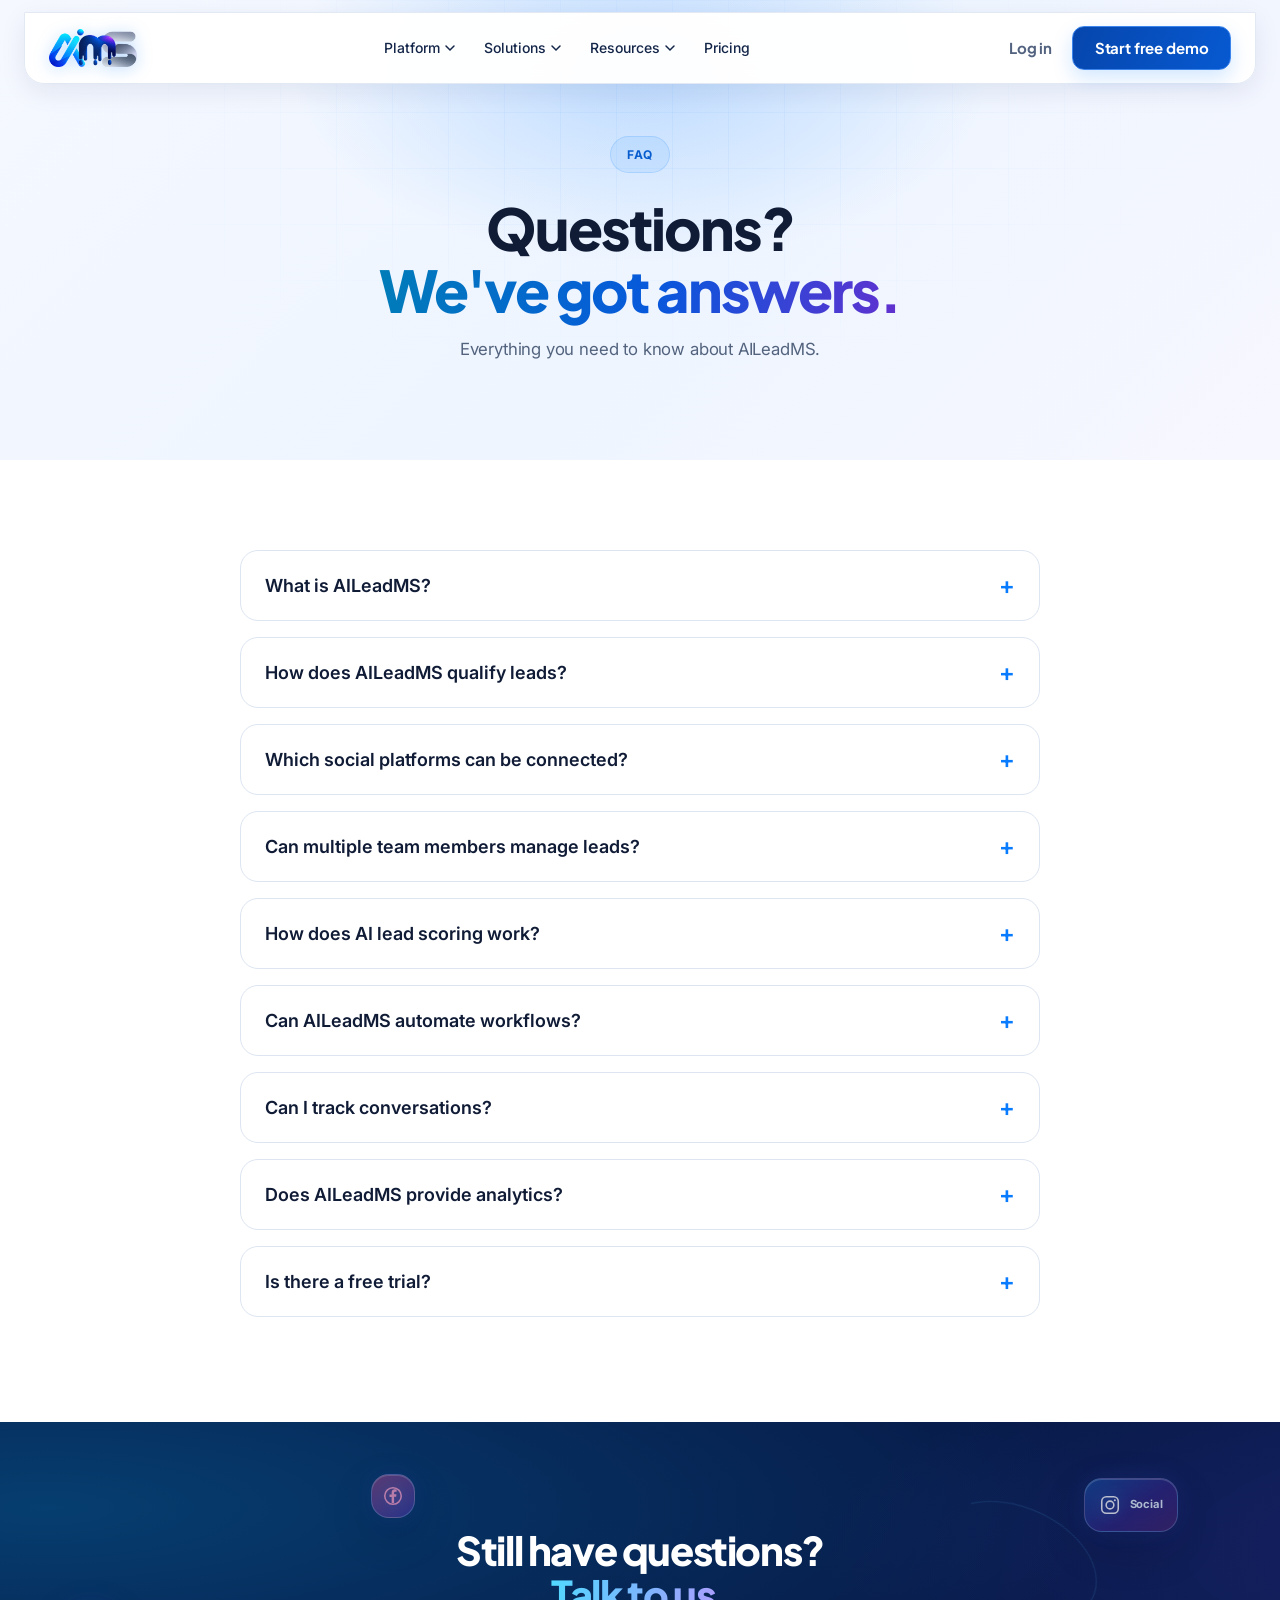
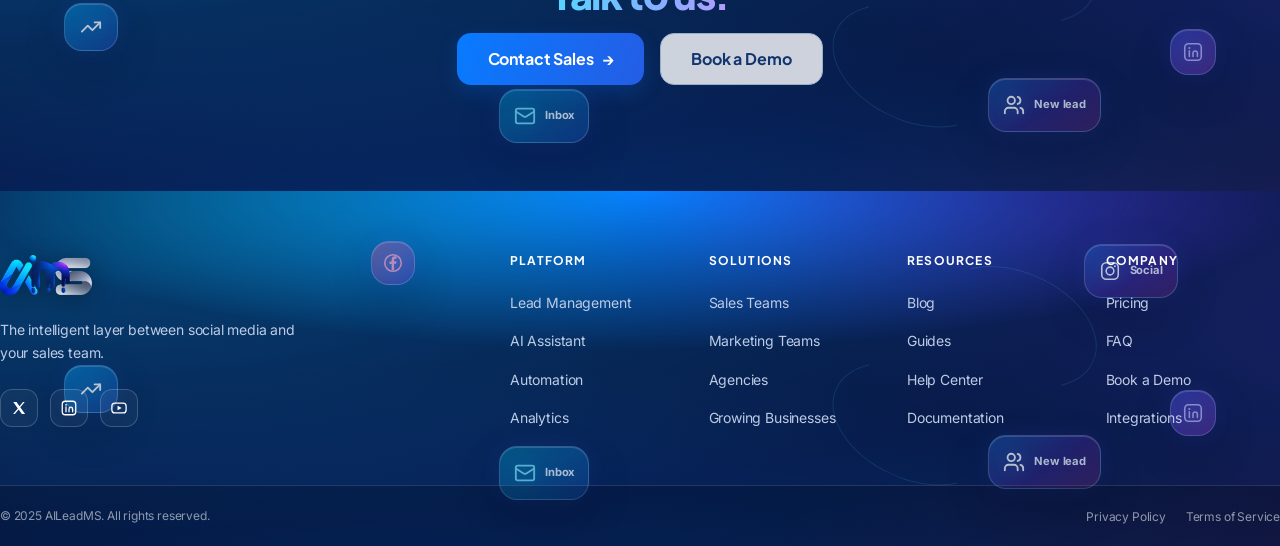
<file: faq.html>
<!DOCTYPE html>
<html lang="en">
<head>
    <meta charset="UTF-8">
    <script>document.documentElement.classList.add('js');</script>
    <meta name="viewport" content="width=device-width, initial-scale=1.0">
    <title>FAQ — AILeadMS</title>
    <meta name="description" content="Frequently asked questions about AILeadMS — AI lead qualification, social integrations, team management, workflows, and analytics.">
    <link rel="canonical" href="https://aileadms.com/faq">
    <link rel="preconnect" href="https://fonts.googleapis.com">
    <link href="https://fonts.googleapis.com/css2?family=Inter:opsz,wght@14..32,400;14..32,500;14..32,600;14..32,700;14..32,800&family=Plus+Jakarta+Sans:opsz,wght@7..40,600;7..40,700;7..40,800&display=swap" rel="stylesheet">
    <link rel="stylesheet" href="css/variables.css">
    <link rel="stylesheet" href="css/base.css">
    <link rel="stylesheet" href="css/components.css">
    <link rel="stylesheet" href="css/navbar.css">
    <link rel="stylesheet" href="css/hero.css">
    <link rel="stylesheet" href="css/sections.css">
    <link rel="stylesheet" href="css/animations.css">
    <link rel="stylesheet" href="css/responsive.css">
    <style>
        .faq-item { background: var(--bg-card); border: 1px solid var(--border-light); border-radius: var(--radius-lg); margin-bottom: var(--space-4); overflow: hidden; transition: all var(--transition-base); }
        .faq-item:hover { border-color: var(--brand-blue); }
        .faq-question { width: 100%; display: flex; justify-content: space-between; align-items: center; padding: var(--space-5) var(--space-6); font-size: var(--text-lg); font-weight: 600; text-align: left; color: var(--text-primary); cursor: pointer; gap: var(--space-4); }
        .faq-question::after { content: '+'; font-size: var(--text-2xl); color: var(--brand-blue); transition: transform var(--transition-base); flex-shrink: 0; }
        .faq-item.open .faq-question::after { transform: rotate(45deg); }
        .faq-answer { max-height: 0; overflow: hidden; transition: max-height 0.4s ease, padding 0.3s ease; padding: 0 var(--space-6); }
        .faq-item.open .faq-answer { max-height: 300px; padding: 0 var(--space-6) var(--space-6); }
        .faq-answer p { font-size: var(--text-sm); color: var(--text-secondary); }
        .faq-list { max-width: 800px; margin: 0 auto; }
    </style>
    <link rel="icon" type="image/png" href="assets/logo/aileadms-logo.png">
    <link rel="stylesheet" href="css/brand-polish.css">
    <link rel="stylesheet" href="css/mobile.css">
</head>
<body>
    <!-- icon-sprite -->
    <svg class="svg-sprite" aria-hidden="true" focusable="false" xmlns="http://www.w3.org/2000/svg"><symbol id="ico-alarm-clock" viewBox="0 0 24 24" fill="none" stroke="currentColor" stroke-width="2" stroke-linecap="round" stroke-linejoin="round"><circle cx="12" cy="13" r="8" /><path d="M12 9v4l2 2" /><path d="M5 3 2 6" /><path d="m22 6-3-3" /><path d="M6.38 18.7 4 21" /><path d="M17.64 18.67 20 21" /></symbol><symbol id="ico-award" viewBox="0 0 24 24" fill="none" stroke="currentColor" stroke-width="2" stroke-linecap="round" stroke-linejoin="round"><path d="m15.477 12.89 1.515 8.526a.5.5 0 0 1-.81.47l-3.58-2.687a1 1 0 0 0-1.197 0l-3.586 2.686a.5.5 0 0 1-.81-.469l1.514-8.526" /><circle cx="12" cy="8" r="6" /></symbol><symbol id="ico-badge-check" viewBox="0 0 24 24" fill="none" stroke="currentColor" stroke-width="2" stroke-linecap="round" stroke-linejoin="round"><path d="M3.85 8.62a4 4 0 0 1 4.78-4.77 4 4 0 0 1 6.74 0 4 4 0 0 1 4.78 4.78 4 4 0 0 1 0 6.74 4 4 0 0 1-4.77 4.78 4 4 0 0 1-6.75 0 4 4 0 0 1-4.78-4.77 4 4 0 0 1 0-6.76Z" /><path d="m16 9-5.5 5.5L8 12" /></symbol><symbol id="ico-bell" viewBox="0 0 24 24" fill="none" stroke="currentColor" stroke-width="2" stroke-linecap="round" stroke-linejoin="round"><path d="M10.268 21a2 2 0 0 0 3.464 0" /><path d="M3.262 15.326A1 1 0 0 0 4 17h16a1 1 0 0 0 .74-1.673C19.41 13.956 18 12.499 18 8A6 6 0 0 0 6 8c0 4.499-1.411 5.956-2.738 7.326" /></symbol><symbol id="ico-bell-off" viewBox="0 0 24 24" fill="none" stroke="currentColor" stroke-width="2" stroke-linecap="round" stroke-linejoin="round"><path d="M10.268 21a2 2 0 0 0 3.464 0" /><path d="M17 17H4a1 1 0 0 1-.74-1.673C4.59 13.956 6 12.499 6 8a6 6 0 0 1 .258-1.742" /><path d="m2 2 20 20" /><path d="M8.668 3.01A6 6 0 0 1 18 8c0 2.687.77 4.653 1.707 6.05" /></symbol><symbol id="ico-blocks" viewBox="0 0 24 24" fill="none" stroke="currentColor" stroke-width="2" stroke-linecap="round" stroke-linejoin="round"><path d="M10 22V7a1 1 0 0 0-1-1H4a2 2 0 0 0-2 2v12a2 2 0 0 0 2 2h12a2 2 0 0 0 2-2v-5a1 1 0 0 0-1-1H2" /><rect x="14" y="2" width="8" height="8" rx="1" /></symbol><symbol id="ico-book-open" viewBox="0 0 24 24" fill="none" stroke="currentColor" stroke-width="2" stroke-linecap="round" stroke-linejoin="round"><path d="M12 5v16" /><path d="M20.001 19A2 2 0 0022 17V5a2 2 0 00-1.999-2L16 3.002A5 5 0 0012 5a5 5 0 00-4-2H4a2 2 0 00-2 2v12a2 2 0 001.999 2H8a5 5 0 014 2 5 5 0 014-2z" /></symbol><symbol id="ico-bookmark" viewBox="0 0 24 24" fill="none" stroke="currentColor" stroke-width="2" stroke-linecap="round" stroke-linejoin="round"><path d="M17 3a2 2 0 0 1 2 2v15a1 1 0 0 1-1.496.868l-4.512-2.578a2 2 0 0 0-1.984 0l-4.512 2.578A1 1 0 0 1 5 20V5a2 2 0 0 1 2-2z" /></symbol><symbol id="ico-bot" viewBox="0 0 24 24" fill="none" stroke="currentColor" stroke-width="2" stroke-linecap="round" stroke-linejoin="round"><path d="M12 8V4H8" /><rect width="16" height="12" x="4" y="8" rx="2" /><path d="M2 14h2" /><path d="M20 14h2" /><path d="M15 13v2" /><path d="M9 13v2" /></symbol><symbol id="ico-brain" viewBox="0 0 24 24" fill="none" stroke="currentColor" stroke-width="2" stroke-linecap="round" stroke-linejoin="round"><path d="M12 18V5" /><path d="M15 13a4.17 4.17 0 0 1-3-4 4.17 4.17 0 0 1-3 4" /><path d="M17.598 6.5A3 3 0 1 0 12 5a3 3 0 1 0-5.598 1.5" /><path d="M17.997 5.125a4 4 0 0 1 2.526 5.77" /><path d="M18 18a4 4 0 0 0 2-7.464" /><path d="M19.967 17.483A4 4 0 1 1 12 18a4 4 0 1 1-7.967-.517" /><path d="M6 18a4 4 0 0 1-2-7.464" /><path d="M6.003 5.125a4 4 0 0 0-2.526 5.77" /></symbol><symbol id="ico-briefcase" viewBox="0 0 24 24" fill="none" stroke="currentColor" stroke-width="2" stroke-linecap="round" stroke-linejoin="round"><path d="M16 20V4a2 2 0 0 0-2-2h-4a2 2 0 0 0-2 2v16" /><rect width="20" height="14" x="2" y="6" rx="2" /></symbol><symbol id="ico-building-2" viewBox="0 0 24 24" fill="none" stroke="currentColor" stroke-width="2" stroke-linecap="round" stroke-linejoin="round"><path d="M10 12h4" /><path d="M10 8h4" /><path d="M14 21v-3a2 2 0 0 0-4 0v3" /><path d="M6 10H4a2 2 0 0 0-2 2v7a2 2 0 0 0 2 2h16a2 2 0 0 0 2-2V9a2 2 0 0 0-2-2h-2" /><path d="M6 21V5a2 2 0 0 1 2-2h8a2 2 0 0 1 2 2v16" /></symbol><symbol id="ico-calendar" viewBox="0 0 24 24" fill="none" stroke="currentColor" stroke-width="2" stroke-linecap="round" stroke-linejoin="round"><path d="M8 2v3" /><path d="M16 2v3" /><rect x="3" y="3" width="18" height="18" rx="2" /><path d="M3 9h18" /></symbol><symbol id="ico-calendar-days" viewBox="0 0 24 24" fill="none" stroke="currentColor" stroke-width="2" stroke-linecap="round" stroke-linejoin="round"><path d="M8 2v3" /><path d="M16 2v3" /><rect x="3" y="3" width="18" height="18" rx="2" /><path d="M3 9h18" /><path d="M8 13h.01" /><path d="M12 13h.01" /><path d="M16 13h.01" /><path d="M8 17h.01" /><path d="M12 17h.01" /><path d="M16 17h.01" /></symbol><symbol id="ico-camera" viewBox="0 0 24 24" fill="none" stroke="currentColor" stroke-width="2" stroke-linecap="round" stroke-linejoin="round"><path d="M13.997 4a2 2 0 0 1 1.76 1.05l.486.9A2 2 0 0 0 18.003 7H20a2 2 0 0 1 2 2v9a2 2 0 0 1-2 2H4a2 2 0 0 1-2-2V9a2 2 0 0 1 2-2h1.997a2 2 0 0 0 1.759-1.048l.489-.904A2 2 0 0 1 10.004 4z" /><circle cx="12" cy="13" r="3" /></symbol><symbol id="ico-chart-column" viewBox="0 0 24 24" fill="none" stroke="currentColor" stroke-width="2" stroke-linecap="round" stroke-linejoin="round"><path d="M3 3v16a2 2 0 0 0 2 2h16" /><path d="M18 17V9" /><path d="M13 17V5" /><path d="M8 17v-3" /></symbol><symbol id="ico-circle-alert" viewBox="0 0 24 24" fill="none" stroke="currentColor" stroke-width="2" stroke-linecap="round" stroke-linejoin="round"><circle cx="12" cy="12" r="10" /><line x1="12" x2="12" y1="8" y2="12" /><line x1="12" x2="12.01" y1="16" y2="16" /></symbol><symbol id="ico-circle-check" viewBox="0 0 24 24" fill="none" stroke="currentColor" stroke-width="2" stroke-linecap="round" stroke-linejoin="round"><circle cx="12" cy="12" r="10" /><path d="m16 9-5.5 5.5L8 12" /></symbol><symbol id="ico-circle-help" viewBox="0 0 24 24" fill="none" stroke="currentColor" stroke-width="2" stroke-linecap="round" stroke-linejoin="round"><circle cx="12" cy="12" r="10" /><path d="M9.09 9a3 3 0 0 1 5.83 1c0 2-3 3-3 3" /><path d="M12 17h.01" /></symbol><symbol id="ico-clock" viewBox="0 0 24 24" fill="none" stroke="currentColor" stroke-width="2" stroke-linecap="round" stroke-linejoin="round"><circle cx="12" cy="12" r="10" /><path d="M12 6v6l4 2" /></symbol><symbol id="ico-command" viewBox="0 0 24 24" fill="none" stroke="currentColor" stroke-width="2" stroke-linecap="round" stroke-linejoin="round"><path d="M15 6v12a3 3 0 1 0 3-3H6a3 3 0 1 0 3 3V6a3 3 0 1 0-3 3h12a3 3 0 1 0-3-3" /></symbol><symbol id="ico-contact" viewBox="0 0 24 24" fill="none" stroke="currentColor" stroke-width="2" stroke-linecap="round" stroke-linejoin="round"><path d="M16 2v2" /><path d="M7 21v-2a2 2 0 012-2h6a2 2 0 012 2v2" /><path d="M8 2v2" /><circle cx="12" cy="10" r="3" /><rect x="3" y="3" width="18" height="18" rx="2" /></symbol><symbol id="ico-credit-card" viewBox="0 0 24 24" fill="none" stroke="currentColor" stroke-width="2" stroke-linecap="round" stroke-linejoin="round"><rect width="20" height="14" x="2" y="5" rx="2" /><line x1="2" x2="22" y1="10" y2="10" /><path d="M6 14h2" /></symbol><symbol id="ico-dollar-sign" viewBox="0 0 24 24" fill="none" stroke="currentColor" stroke-width="2" stroke-linecap="round" stroke-linejoin="round"><line x1="12" x2="12" y1="2" y2="22" /><path d="M17 5H9.5a3.5 3.5 0 0 0 0 7h5a3.5 3.5 0 0 1 0 7H6" /></symbol><symbol id="ico-facebook" viewBox="0 0 24 24" fill="none" stroke="currentColor" stroke-width="1.7" stroke-linecap="round" stroke-linejoin="round"><circle cx="12" cy="12" r="9"/><path fill="currentColor" stroke="none" d="M13.2 19.6v-6.7h2.2l.4-2.7h-2.6V8.55c0-.78.28-1.3 1.36-1.3h1.4V4.85c-.24-.03-1.07-.1-2.03-.1-2.01 0-3.39 1.23-3.39 3.48v2.07H8.2v2.7h2.34v6.7z"/></symbol><symbol id="ico-fast-forward" viewBox="0 0 24 24" fill="none" stroke="currentColor" stroke-width="2" stroke-linecap="round" stroke-linejoin="round"><path d="M12 6a2 2 0 0 1 3.414-1.414l6 6a2 2 0 0 1 0 2.828l-6 6A2 2 0 0 1 12 18z" /><path d="M2 6a2 2 0 0 1 3.414-1.414l6 6a2 2 0 0 1 0 2.828l-6 6A2 2 0 0 1 2 18z" /></symbol><symbol id="ico-file-text" viewBox="0 0 24 24" fill="none" stroke="currentColor" stroke-width="2" stroke-linecap="round" stroke-linejoin="round"><path d="M6 22a2 2 0 0 1-2-2V4a2 2 0 0 1 2-2h8a2.4 2.4 0 0 1 1.704.706l3.588 3.588A2.4 2.4 0 0 1 20 8v12a2 2 0 0 1-2 2z" /><path d="M14 2v5a1 1 0 0 0 1 1h5" /><path d="M10 9H8" /><path d="M16 13H8" /><path d="M16 17H8" /></symbol><symbol id="ico-flag" viewBox="0 0 24 24" fill="none" stroke="currentColor" stroke-width="2" stroke-linecap="round" stroke-linejoin="round"><path d="M4 22V4a1 1 0 0 1 .4-.8A6 6 0 0 1 8 2c3 0 5 2 7.333 2q2 0 3.067-.8A1 1 0 0 1 20 4v10a1 1 0 0 1-.4.8A6 6 0 0 1 16 16c-3 0-5-2-8-2a6 6 0 0 0-4 1.528" /></symbol><symbol id="ico-flame" viewBox="0 0 24 24" fill="none" stroke="currentColor" stroke-width="2" stroke-linecap="round" stroke-linejoin="round"><path d="M12 3q1 4 4 6.5t3 5.5a1 1 0 0 1-14 0 5 5 0 0 1 1-3 1 1 0 0 0 5 0c0-2-1.5-3-1.5-5q0-2 2.5-4" /></symbol><symbol id="ico-folder" viewBox="0 0 24 24" fill="none" stroke="currentColor" stroke-width="2" stroke-linecap="round" stroke-linejoin="round"><path d="M20 20a2 2 0 0 0 2-2V8a2 2 0 0 0-2-2h-7.9a2 2 0 0 1-1.69-.9L9.6 3.9A2 2 0 0 0 7.93 3H4a2 2 0 0 0-2 2v13a2 2 0 0 0 2 2Z" /></symbol><symbol id="ico-gauge" viewBox="0 0 24 24" fill="none" stroke="currentColor" stroke-width="2" stroke-linecap="round" stroke-linejoin="round"><path d="m12 14 4-4" /><path d="M3.34 19a10 10 0 1 1 17.32 0" /></symbol><symbol id="ico-git-branch" viewBox="0 0 24 24" fill="none" stroke="currentColor" stroke-width="2" stroke-linecap="round" stroke-linejoin="round"><path d="M15 6a9 9 0 0 0-9 9V3" /><circle cx="18" cy="6" r="3" /><circle cx="6" cy="18" r="3" /></symbol><symbol id="ico-globe" viewBox="0 0 24 24" fill="none" stroke="currentColor" stroke-width="2" stroke-linecap="round" stroke-linejoin="round"><circle cx="12" cy="12" r="10" /><path d="M12 2a14.5 14.5 0 0 0 0 20 14.5 14.5 0 0 0 0-20" /><path d="M2 12h20" /></symbol><symbol id="ico-handshake" viewBox="0 0 24 24" fill="none" stroke="currentColor" stroke-width="2" stroke-linecap="round" stroke-linejoin="round"><path d="m11 17 2 2a1 1 0 1 0 3-3" /><path d="m14 14 2.5 2.5a1 1 0 1 0 3-3l-3.88-3.88a3 3 0 0 0-4.24 0l-.88.88a1 1 0 1 1-3-3l2.81-2.81a5.79 5.79 0 0 1 7.06-.87l.47.28a2 2 0 0 0 1.42.25L21 4" /><path d="m21 3 1 11h-2" /><path d="M3 3 2 14l6.5 6.5a1 1 0 1 0 3-3" /><path d="M3 4h8" /></symbol><symbol id="ico-image" viewBox="0 0 24 24" fill="none" stroke="currentColor" stroke-width="2" stroke-linecap="round" stroke-linejoin="round"><rect width="18" height="18" x="3" y="3" rx="2" ry="2" /><circle cx="9" cy="9" r="2" /><path d="m21 15-3.086-3.086a2 2 0 0 0-2.828 0L6 21" /></symbol><symbol id="ico-inbox" viewBox="0 0 24 24" fill="none" stroke="currentColor" stroke-width="2" stroke-linecap="round" stroke-linejoin="round"><polyline points="22 12 16 12 14 15 10 15 8 12 2 12" /><path d="M5.45 5.11 2 12v6a2 2 0 0 0 2 2h16a2 2 0 0 0 2-2v-6l-3.45-6.89A2 2 0 0 0 16.76 4H7.24a2 2 0 0 0-1.79 1.11z" /></symbol><symbol id="ico-instagram" viewBox="0 0 24 24" fill="none" stroke="currentColor" stroke-width="1.7" stroke-linecap="round" stroke-linejoin="round"><rect x="3" y="3" width="18" height="18" rx="5"/><circle cx="12" cy="12" r="4.2"/><circle cx="17.3" cy="6.7" r="1.1" fill="currentColor" stroke="none"/></symbol><symbol id="ico-key" viewBox="0 0 24 24" fill="none" stroke="currentColor" stroke-width="2" stroke-linecap="round" stroke-linejoin="round"><path d="m2 21 9.6-9.6" /><path d="m7.5 15.5 2.3 2.3a1 1 0 0 1 0 1.4l-2.1 2.1a1 1 0 0 1-1.4 0L4 19" /><circle cx="15.5" cy="7.5" r="5.5" /></symbol><symbol id="ico-lightbulb" viewBox="0 0 24 24" fill="none" stroke="currentColor" stroke-width="2" stroke-linecap="round" stroke-linejoin="round"><path d="M15 14c.2-1 .7-1.7 1.5-2.5 1-.9 1.5-2.2 1.5-3.5A6 6 0 0 0 6 8c0 1 .2 2.2 1.5 3.5.7.7 1.3 1.5 1.5 2.5" /><path d="M9 18h6" /><path d="M10 22h4" /></symbol><symbol id="ico-link-2" viewBox="0 0 24 24" fill="none" stroke="currentColor" stroke-width="2" stroke-linecap="round" stroke-linejoin="round"><path d="M9 17H7A5 5 0 0 1 7 7h2" /><path d="M15 7h2a5 5 0 1 1 0 10h-2" /><line x1="8" x2="16" y1="12" y2="12" /></symbol><symbol id="ico-linkedin" viewBox="0 0 24 24" fill="none" stroke="currentColor" stroke-width="1.7" stroke-linecap="round" stroke-linejoin="round"><rect x="3" y="3" width="18" height="18" rx="4"/><path d="M8 10.6V17"/><circle cx="8" cy="7.7" r="1.15" fill="currentColor" stroke="none"/><path d="M12 17v-3.7a2.4 2.4 0 0 1 4.8 0V17"/></symbol><symbol id="ico-list-checks" viewBox="0 0 24 24" fill="none" stroke="currentColor" stroke-width="2" stroke-linecap="round" stroke-linejoin="round"><path d="M13 5h8" /><path d="M13 12h8" /><path d="M13 19h8" /><path d="m3 17 2 2 4-4" /><path d="m3 7 2 2 4-4" /></symbol><symbol id="ico-lock" viewBox="0 0 24 24" fill="none" stroke="currentColor" stroke-width="2" stroke-linecap="round" stroke-linejoin="round"><rect width="18" height="11" x="3" y="11" rx="2" ry="2" /><path d="M7 11V7a5 5 0 0 1 10 0v4" /></symbol><symbol id="ico-mail" viewBox="0 0 24 24" fill="none" stroke="currentColor" stroke-width="2" stroke-linecap="round" stroke-linejoin="round"><path d="m22 7-8.991 5.727a2 2 0 0 1-2.009 0L2 7" /><rect x="2" y="4" width="20" height="16" rx="2" /></symbol><symbol id="ico-map-pin" viewBox="0 0 24 24" fill="none" stroke="currentColor" stroke-width="2" stroke-linecap="round" stroke-linejoin="round"><path d="M20 10c0 4.993-5.539 10.193-7.399 11.799a1 1 0 0 1-1.202 0C9.539 20.193 4 14.993 4 10a8 8 0 0 1 16 0" /><circle cx="12" cy="10" r="3" /></symbol><symbol id="ico-megaphone" viewBox="0 0 24 24" fill="none" stroke="currentColor" stroke-width="2" stroke-linecap="round" stroke-linejoin="round"><path d="M11 6a13 13 0 0 0 8.4-2.8A1 1 0 0 1 21 4v12a1 1 0 0 1-1.6.8A13 13 0 0 0 11 14H5a2 2 0 0 1-2-2V8a2 2 0 0 1 2-2z" /><path d="M6 14a12 12 0 0 0 2.4 7.2 2 2 0 0 0 3.2-2.4A8 8 0 0 1 10 14" /><path d="M8 6v8" /></symbol><symbol id="ico-message-circle" viewBox="0 0 24 24" fill="none" stroke="currentColor" stroke-width="2" stroke-linecap="round" stroke-linejoin="round"><path d="M2.992 16.342a2 2 0 0 1 .094 1.167l-1.065 3.29a1 1 0 0 0 1.236 1.168l3.413-.998a2 2 0 0 1 1.099.092 10 10 0 1 0-4.777-4.719" /></symbol><symbol id="ico-message-square" viewBox="0 0 24 24" fill="none" stroke="currentColor" stroke-width="2" stroke-linecap="round" stroke-linejoin="round"><path d="M22 17a2 2 0 0 1-2 2H6.828a2 2 0 0 0-1.414.586l-2.202 2.202A.71.71 0 0 1 2 21.286V5a2 2 0 0 1 2-2h16a2 2 0 0 1 2 2z" /></symbol><symbol id="ico-monitor" viewBox="0 0 24 24" fill="none" stroke="currentColor" stroke-width="2" stroke-linecap="round" stroke-linejoin="round"><rect width="20" height="14" x="2" y="3" rx="2" /><line x1="8" x2="16" y1="21" y2="21" /><line x1="12" x2="12" y1="17" y2="21" /></symbol><symbol id="ico-network" viewBox="0 0 24 24" fill="none" stroke="currentColor" stroke-width="2" stroke-linecap="round" stroke-linejoin="round"><rect x="16" y="16" width="6" height="6" rx="1" /><rect x="2" y="16" width="6" height="6" rx="1" /><rect x="9" y="2" width="6" height="6" rx="1" /><path d="M5 16v-3a1 1 0 0 1 1-1h12a1 1 0 0 1 1 1v3" /><path d="M12 12V8" /></symbol><symbol id="ico-package" viewBox="0 0 24 24" fill="none" stroke="currentColor" stroke-width="2" stroke-linecap="round" stroke-linejoin="round"><path d="M11 21.73a2 2 0 0 0 2 0l7-4A2 2 0 0 0 21 16V8a2 2 0 0 0-1-1.73l-7-4a2 2 0 0 0-2 0l-7 4A2 2 0 0 0 3 8v8a2 2 0 0 0 1 1.73z" /><path d="M12 22V12" /><polyline points="3.29 7 12 12 20.71 7" /><path d="m7.5 4.27 9 5.15" /></symbol><symbol id="ico-palette" viewBox="0 0 24 24" fill="none" stroke="currentColor" stroke-width="2" stroke-linecap="round" stroke-linejoin="round"><path d="M12 22a1 1 0 0 1 0-20 10 9 0 0 1 10 9 5 5 0 0 1-5 5h-2.25a1.75 1.75 0 0 0-1.4 2.8l.3.4a1.75 1.75 0 0 1-1.4 2.8z" /><circle cx="13.5" cy="6.5" r=".5" fill="currentColor" /><circle cx="17.5" cy="10.5" r=".5" fill="currentColor" /><circle cx="6.5" cy="12.5" r=".5" fill="currentColor" /><circle cx="8.5" cy="7.5" r=".5" fill="currentColor" /></symbol><symbol id="ico-pen-line" viewBox="0 0 24 24" fill="none" stroke="currentColor" stroke-width="2" stroke-linecap="round" stroke-linejoin="round"><path d="M13 21h8" /><path d="M21.174 6.812a1 1 0 0 0-3.986-3.987L3.842 16.174a2 2 0 0 0-.5.83l-1.321 4.352a.5.5 0 0 0 .623.622l4.353-1.32a2 2 0 0 0 .83-.497z" /></symbol><symbol id="ico-puzzle" viewBox="0 0 24 24" fill="none" stroke="currentColor" stroke-width="2" stroke-linecap="round" stroke-linejoin="round"><path d="M15.39 4.39a1 1 0 0 0 1.68-.474 2.5 2.5 0 1 1 3.014 3.015 1 1 0 0 0-.474 1.68l1.683 1.682a2.414 2.414 0 0 1 0 3.414L19.61 15.39a1 1 0 0 1-1.68-.474 2.5 2.5 0 1 0-3.014 3.015 1 1 0 0 1 .474 1.68l-1.683 1.682a2.414 2.414 0 0 1-3.414 0L8.61 19.61a1 1 0 0 0-1.68.474 2.5 2.5 0 1 1-3.014-3.015 1 1 0 0 0 .474-1.68l-1.683-1.682a2.414 2.414 0 0 1 0-3.414L4.39 8.61a1 1 0 0 1 1.68.474 2.5 2.5 0 1 0 3.014-3.015 1 1 0 0 1-.474-1.68l1.683-1.682a2.414 2.414 0 0 1 3.414 0z" /></symbol><symbol id="ico-refresh-cw" viewBox="0 0 24 24" fill="none" stroke="currentColor" stroke-width="2" stroke-linecap="round" stroke-linejoin="round"><path d="M3 12a9 9 0 0 1 9-9 9.75 9.75 0 0 1 6.74 2.74L21 8" /><path d="M21 3v5h-5" /><path d="M21 12a9 9 0 0 1-9 9 9.75 9.75 0 0 1-6.74-2.74L3 16" /><path d="M8 16H3v5" /></symbol><symbol id="ico-rocket" viewBox="0 0 24 24" fill="none" stroke="currentColor" stroke-width="2" stroke-linecap="round" stroke-linejoin="round"><path d="M12 15v5s3.03-.55 4-2c1.08-1.62 0-5 0-5" /><path d="M4.5 16.5c-1.5 1.26-2 5-2 5s3.74-.5 5-2c.71-.84.7-2.13-.09-2.91a2.18 2.18 0 0 0-2.91-.09" /><path d="M9 12a22 22 0 0 1 2-3.95A12.88 12.88 0 0 1 22 2c0 2.72-.78 7.5-6 11a22.4 22.4 0 0 1-4 2z" /><path d="M9 12H4s.55-3.03 2-4c1.62-1.08 5 .05 5 .05" /></symbol><symbol id="ico-route" viewBox="0 0 24 24" fill="none" stroke="currentColor" stroke-width="2" stroke-linecap="round" stroke-linejoin="round"><circle cx="6" cy="19" r="3" /><path d="M9 19h8.5a3.5 3.5 0 0 0 0-7h-11a3.5 3.5 0 0 1 0-7H15" /><circle cx="18" cy="5" r="3" /></symbol><symbol id="ico-search" viewBox="0 0 24 24" fill="none" stroke="currentColor" stroke-width="2" stroke-linecap="round" stroke-linejoin="round"><path d="m21 21-4.34-4.34" /><circle cx="11" cy="11" r="8" /></symbol><symbol id="ico-settings" viewBox="0 0 24 24" fill="none" stroke="currentColor" stroke-width="2" stroke-linecap="round" stroke-linejoin="round"><path d="M9.671 4.136a2.34 2.34 0 0 1 4.659 0 2.34 2.34 0 0 0 3.319 1.915 2.34 2.34 0 0 1 2.33 4.033 2.34 2.34 0 0 0 0 3.831 2.34 2.34 0 0 1-2.33 4.033 2.34 2.34 0 0 0-3.319 1.915 2.34 2.34 0 0 1-4.659 0 2.34 2.34 0 0 0-3.32-1.915 2.34 2.34 0 0 1-2.33-4.033 2.34 2.34 0 0 0 0-3.831A2.34 2.34 0 0 1 6.35 6.051a2.34 2.34 0 0 0 3.319-1.915" /><circle cx="12" cy="12" r="3" /></symbol><symbol id="ico-shield" viewBox="0 0 24 24" fill="none" stroke="currentColor" stroke-width="2" stroke-linecap="round" stroke-linejoin="round"><path d="M20 13c0 5-3.5 7.5-7.66 8.95a1 1 0 0 1-.67-.01C7.5 20.5 4 18 4 13V6a1 1 0 0 1 1-1c2 0 4.5-1.2 6.24-2.72a1.17 1.17 0 0 1 1.52 0C14.51 3.81 17 5 19 5a1 1 0 0 1 1 1z" /></symbol><symbol id="ico-slack" viewBox="0 0 24 24" fill="none" stroke="currentColor" stroke-width="1.7" stroke-linecap="round" stroke-linejoin="round"><path d="M9 3.5a1.7 1.7 0 1 1 3.4 0V12a1.7 1.7 0 1 1-3.4 0z"/><path d="M15.7 9a1.7 1.7 0 1 1 0 3.4H7.3a1.7 1.7 0 1 1 0-3.4z" transform="translate(0 -2)"/><path d="M20.5 15a1.7 1.7 0 1 1-3.4 0V6.5a1.7 1.7 0 1 1 3.4 0z"/><path d="M3.5 18.5a1.7 1.7 0 1 1 0-3.4H12a1.7 1.7 0 1 1 0 3.4z"/></symbol><symbol id="ico-smartphone" viewBox="0 0 24 24" fill="none" stroke="currentColor" stroke-width="2" stroke-linecap="round" stroke-linejoin="round"><rect width="14" height="20" x="5" y="2" rx="2" ry="2" /><path d="M12 18h.01" /></symbol><symbol id="ico-snowflake" viewBox="0 0 24 24" fill="none" stroke="currentColor" stroke-width="2" stroke-linecap="round" stroke-linejoin="round"><path d="m10 20-1.25-2.5L6 18" /><path d="M10 4 8.75 6.5 6 6" /><path d="m14 20 1.25-2.5L18 18" /><path d="m14 4 1.25 2.5L18 6" /><path d="m17 21-3-6h-4" /><path d="m17 3-3 6 1.5 3" /><path d="M2 12h6.5L10 9" /><path d="m20 10-1.5 2 1.5 2" /><path d="M22 12h-6.5L14 15" /><path d="m4 10 1.5 2L4 14" /><path d="m7 21 3-6-1.5-3" /><path d="m7 3 3 6h4" /></symbol><symbol id="ico-sparkles" viewBox="0 0 24 24" fill="none" stroke="currentColor" stroke-width="2" stroke-linecap="round" stroke-linejoin="round"><path d="M11.017 2.814a1 1 0 0 1 1.966 0l1.051 5.558a2 2 0 0 0 1.594 1.594l5.558 1.051a1 1 0 0 1 0 1.966l-5.558 1.051a2 2 0 0 0-1.594 1.594l-1.051 5.558a1 1 0 0 1-1.966 0l-1.051-5.558a2 2 0 0 0-1.594-1.594l-5.558-1.051a1 1 0 0 1 0-1.966l5.558-1.051a2 2 0 0 0 1.594-1.594z" /><path d="M20 2v4" /><path d="M22 4h-4" /><circle cx="4" cy="20" r="2" /></symbol><symbol id="ico-split" viewBox="0 0 24 24" fill="none" stroke="currentColor" stroke-width="2" stroke-linecap="round" stroke-linejoin="round"><path d="M16 3h5v5" /><path d="M8 3H3v5" /><path d="M12 22v-8.3a4 4 0 0 0-1.172-2.872L3 3" /><path d="m15 9 6-6" /></symbol><symbol id="ico-square-kanban" viewBox="0 0 24 24" fill="none" stroke="currentColor" stroke-width="2" stroke-linecap="round" stroke-linejoin="round"><rect width="18" height="18" x="3" y="3" rx="2" /><path d="M8 7v7" /><path d="M12 7v4" /><path d="M16 7v9" /></symbol><symbol id="ico-star" viewBox="0 0 24 24" fill="none" stroke="currentColor" stroke-width="2" stroke-linecap="round" stroke-linejoin="round"><path d="M11.525 2.295a.53.53 0 0 1 .95 0l2.31 4.679a2.123 2.123 0 0 0 1.595 1.16l5.166.756a.53.53 0 0 1 .294.904l-3.736 3.638a2.123 2.123 0 0 0-.611 1.878l.882 5.14a.53.53 0 0 1-.771.56l-4.618-2.428a2.122 2.122 0 0 0-1.973 0L6.396 21.01a.53.53 0 0 1-.77-.56l.881-5.139a2.122 2.122 0 0 0-.611-1.879L2.16 9.795a.53.53 0 0 1 .294-.906l5.165-.755a2.122 2.122 0 0 0 1.597-1.16z" /></symbol><symbol id="ico-sun" viewBox="0 0 24 24" fill="none" stroke="currentColor" stroke-width="2" stroke-linecap="round" stroke-linejoin="round"><circle cx="12" cy="12" r="4" /><path d="M12 2v2" /><path d="M12 20v2" /><path d="m4.93 4.93 1.41 1.41" /><path d="m17.66 17.66 1.41 1.41" /><path d="M2 12h2" /><path d="M20 12h2" /><path d="m6.34 17.66-1.41 1.41" /><path d="m19.07 4.93-1.41 1.41" /></symbol><symbol id="ico-table" viewBox="0 0 24 24" fill="none" stroke="currentColor" stroke-width="2" stroke-linecap="round" stroke-linejoin="round"><path d="M12 3v18" /><rect width="18" height="18" x="3" y="3" rx="2" /><path d="M3 9h18" /><path d="M3 15h18" /></symbol><symbol id="ico-target" viewBox="0 0 24 24" fill="none" stroke="currentColor" stroke-width="2" stroke-linecap="round" stroke-linejoin="round"><circle cx="12" cy="12" r="10" /><circle cx="12" cy="12" r="6" /><circle cx="12" cy="12" r="2" /></symbol><symbol id="ico-tiktok" viewBox="0 0 24 24" fill="none" stroke="currentColor" stroke-width="1.7" stroke-linecap="round" stroke-linejoin="round"><path d="M14.6 3.2v10.4a3.8 3.8 0 1 1-3.8-3.8c.32 0 .63.04.92.12"/><path d="M14.6 6.4a5.7 5.7 0 0 0 5.5 2.9"/></symbol><symbol id="ico-timer" viewBox="0 0 24 24" fill="none" stroke="currentColor" stroke-width="2" stroke-linecap="round" stroke-linejoin="round"><line x1="10" x2="14" y1="2" y2="2" /><line x1="12" x2="15" y1="14" y2="11" /><circle cx="12" cy="14" r="8" /></symbol><symbol id="ico-trending-down" viewBox="0 0 24 24" fill="none" stroke="currentColor" stroke-width="2" stroke-linecap="round" stroke-linejoin="round"><path d="M16 17h6v-6" /><path d="m22 17-8.5-8.5-5 5L2 7" /></symbol><symbol id="ico-trending-up" viewBox="0 0 24 24" fill="none" stroke="currentColor" stroke-width="2" stroke-linecap="round" stroke-linejoin="round"><path d="M16 7h6v6" /><path d="m22 7-8.5 8.5-5-5L2 17" /></symbol><symbol id="ico-users" viewBox="0 0 24 24" fill="none" stroke="currentColor" stroke-width="2" stroke-linecap="round" stroke-linejoin="round"><path d="M16 21v-2a4 4 0 0 0-4-4H6a4 4 0 0 0-4 4v2" /><path d="M16 3.128a4 4 0 0 1 0 7.744" /><path d="M22 21v-2a4 4 0 0 0-3-3.87" /><circle cx="9" cy="7" r="4" /></symbol><symbol id="ico-video" viewBox="0 0 24 24" fill="none" stroke="currentColor" stroke-width="2" stroke-linecap="round" stroke-linejoin="round"><path d="m16 13 5.223 3.482a.5.5 0 0 0 .777-.416V7.87a.5.5 0 0 0-.752-.432L16 10.5" /><rect x="2" y="6" width="14" height="12" rx="2" /></symbol><symbol id="ico-wand-sparkles" viewBox="0 0 24 24" fill="none" stroke="currentColor" stroke-width="2" stroke-linecap="round" stroke-linejoin="round"><path d="m21.64 3.64-1.28-1.28a1.21 1.21 0 0 0-1.72 0L2.36 18.64a1.21 1.21 0 0 0 0 1.72l1.28 1.28a1.2 1.2 0 0 0 1.72 0L21.64 5.36a1.2 1.2 0 0 0 0-1.72" /><path d="m14 7 3 3" /><path d="M5 6v4" /><path d="M19 14v4" /><path d="M10 2v2" /><path d="M7 8H3" /><path d="M21 16h-4" /><path d="M11 3H9" /></symbol><symbol id="ico-whatsapp" viewBox="0 0 24 24" fill="none" stroke="currentColor" stroke-width="1.7" stroke-linecap="round" stroke-linejoin="round"><path d="M20.5 11.7a8.5 8.5 0 0 1-12.6 7.5L3.5 20.5l1.4-4.3A8.5 8.5 0 1 1 20.5 11.7z"/><path d="M9 9.4c.3 2.4 2.3 4.5 4.7 5 .6.1 1.2-.2 1.4-.8l.2-.6-1.9-1-.7.8a5.6 5.6 0 0 1-2.3-2.3l.8-.7-1-1.9-.6.2c-.6.2-.9.8-.6 1.3z"/></symbol><symbol id="ico-workflow" viewBox="0 0 24 24" fill="none" stroke="currentColor" stroke-width="2" stroke-linecap="round" stroke-linejoin="round"><rect width="8" height="8" x="3" y="3" rx="2" /><path d="M7 11v4a2 2 0 0 0 2 2h4" /><rect width="8" height="8" x="13" y="13" rx="2" /></symbol><symbol id="ico-x" viewBox="0 0 24 24" fill="none" stroke="currentColor" stroke-width="1.7" stroke-linecap="round" stroke-linejoin="round"><path fill="currentColor" stroke="none" d="M4.4 4h4.3l4 5.5L17.3 4h2.3l-5.9 6.9L20.1 20h-4.3l-4.3-5.9L6.5 20H4.2l6.2-7.3z"/></symbol><symbol id="ico-youtube" viewBox="0 0 24 24" fill="none" stroke="currentColor" stroke-width="1.7" stroke-linecap="round" stroke-linejoin="round"><rect x="2.5" y="5.5" width="19" height="13" rx="4"/><path fill="currentColor" stroke="none" d="M10.1 9.1l5.5 2.9-5.5 2.9z"/></symbol><symbol id="ico-zap" viewBox="0 0 24 24" fill="none" stroke="currentColor" stroke-width="2" stroke-linecap="round" stroke-linejoin="round"><path d="M15.914 4a1.5 1.5 0 00-2.474-1.561l-9 9A1.5 1.5 0 005.5 14h4.002a.5.5 0 01.471.666L8.086 20a1.5 1.5 0 002.475 1.56l9-9A1.5 1.5 0 0018.5 10h-3.997a.5.5 0 01-.472-.667z" /></symbol></svg>
    <a href="#main-content" class="skip-link">Skip to main content</a>
    <header class="navbar" id="navbar">
        <div class="container navbar__inner">
            <a href="index.html" class="navbar__logo" aria-label="AILeadMS Home">
                <img src="assets/logo/aileadms-logo.png" alt="AILeadMS" width="150" height="70">
            </a>

            <nav class="navbar__nav" aria-label="Main navigation">
                <ul class="navbar__menu">
                    <li class="navbar__item has-dropdown">
                        <button class="navbar__link" aria-expanded="false" aria-haspopup="true">
                            Platform
                            <svg width="12" height="12" viewBox="0 0 12 12" fill="none" aria-hidden="true"><path d="M2 4 L6 8 L10 4" stroke="currentColor" stroke-width="1.5" stroke-linecap="round"/></svg>
                        </button>
                        <div class="navbar__dropdown">
                            <a href="lead-management.html" class="dropdown__link">
                                <span class="dropdown__icon"><svg class="ico" aria-hidden="true"><use href="#ico-list-checks"></use></svg></span>
                                <span>
                                    <strong>Lead Management</strong>
                                    <small>See every lead, know what to do next</small>
                                </span>
                            </a>
                            <a href="ai-assistant.html" class="dropdown__link">
                                <span class="dropdown__icon"><svg class="ico" aria-hidden="true"><use href="#ico-bot"></use></svg></span>
                                <span>
                                    <strong>AI Assistant</strong>
                                    <small>Your AI for every conversation</small>
                                </span>
                            </a>
                            <a href="automation.html" class="dropdown__link">
                                <span class="dropdown__icon"><svg class="ico" aria-hidden="true"><use href="#ico-zap"></use></svg></span>
                                <span>
                                    <strong>Automation</strong>
                                    <small>Let AI handle the repetitive work</small>
                                </span>
                            </a>
                            <a href="analytics.html" class="dropdown__link">
                                <span class="dropdown__icon"><svg class="ico" aria-hidden="true"><use href="#ico-chart-column"></use></svg></span>
                                <span>
                                    <strong>Analytics</strong>
                                    <small>Turn conversations into intelligence</small>
                                </span>
                            </a>
                        </div>
                    </li>
                    <li class="navbar__item has-dropdown">
                        <button class="navbar__link" aria-expanded="false" aria-haspopup="true">
                            Solutions
                            <svg width="12" height="12" viewBox="0 0 12 12" fill="none" aria-hidden="true"><path d="M2 4 L6 8 L10 4" stroke="currentColor" stroke-width="1.5" stroke-linecap="round"/></svg>
                        </button>
                        <div class="navbar__dropdown">
                            <a href="solutions.html#sales" class="dropdown__link">
                                <span class="dropdown__icon"><svg class="ico" aria-hidden="true"><use href="#ico-briefcase"></use></svg></span>
                                <span><strong>Sales Teams</strong><small>Close more deals</small></span>
                            </a>
                            <a href="solutions.html#marketing" class="dropdown__link">
                                <span class="dropdown__icon"><svg class="ico" aria-hidden="true"><use href="#ico-megaphone"></use></svg></span>
                                <span><strong>Marketing Teams</strong><small>Prove social ROI</small></span>
                            </a>
                            <a href="solutions.html#agencies" class="dropdown__link">
                                <span class="dropdown__icon"><svg class="ico" aria-hidden="true"><use href="#ico-building-2"></use></svg></span>
                                <span><strong>Agencies</strong><small>Manage multiple clients</small></span>
                            </a>
                            <a href="solutions.html#growing" class="dropdown__link">
                                <span class="dropdown__icon"><svg class="ico" aria-hidden="true"><use href="#ico-rocket"></use></svg></span>
                                <span><strong>Growing Businesses</strong><small>Scale without chaos</small></span>
                            </a>
                        </div>
                    </li>
                    <li class="navbar__item has-dropdown">
                        <button class="navbar__link" aria-expanded="false" aria-haspopup="true">
                            Resources
                            <svg width="12" height="12" viewBox="0 0 12 12" fill="none" aria-hidden="true"><path d="M2 4 L6 8 L10 4" stroke="currentColor" stroke-width="1.5" stroke-linecap="round"/></svg>
                        </button>
                        <div class="navbar__dropdown">
                            <a href="resources.html#blog" class="dropdown__link">
                                <span class="dropdown__icon"><svg class="ico" aria-hidden="true"><use href="#ico-pen-line"></use></svg></span>
                                <span><strong>Blog</strong><small>Insights and best practices</small></span>
                            </a>
                            <a href="resources.html#guides" class="dropdown__link">
                                <span class="dropdown__icon"><svg class="ico" aria-hidden="true"><use href="#ico-book-open"></use></svg></span>
                                <span><strong>Guides</strong><small>Step-by-step playbooks</small></span>
                            </a>
                            <a href="resources.html#help" class="dropdown__link">
                                <span class="dropdown__icon"><svg class="ico" aria-hidden="true"><use href="#ico-circle-help"></use></svg></span>
                                <span><strong>Help Center</strong><small>Get answers fast</small></span>
                            </a>
                            <a href="resources.html#docs" class="dropdown__link">
                                <span class="dropdown__icon"><svg class="ico" aria-hidden="true"><use href="#ico-file-text"></use></svg></span>
                                <span><strong>Documentation</strong><small>Technical reference</small></span>
                            </a>
                        </div>
                    </li>
                    <li class="navbar__item"><a href="pricing.html" class="navbar__link">Pricing</a></li>
                </ul>
            </nav>

            <div class="navbar__actions">
                <a href="demo.html" class="btn btn--ghost">Log in</a>
                <a href="#demo-form" class="btn btn--primary nav-demo-trigger">Start free demo</a>
                <button class="theme-toggle" id="themeToggle" aria-label="Toggle dark mode">
                    <svg class="theme-toggle__sun" width="18" height="18" viewBox="0 0 24 24" fill="none" stroke="currentColor" stroke-width="2" stroke-linecap="round"><circle cx="12" cy="12" r="5"/><path d="M12 1v2M12 21v2M4.22 4.22l1.42 1.42M18.36 18.36l1.42 1.42M1 12h2M21 12h2M4.22 19.78l1.42-1.42M18.36 5.64l1.42-1.42"/></svg>
                    <svg class="theme-toggle__moon" width="18" height="18" viewBox="0 0 24 24" fill="none" stroke="currentColor" stroke-width="2" stroke-linecap="round"><path d="M21 12.79A9 9 0 1 1 11.21 3 7 7 0 0 0 21 12.79z"/></svg>
                </button>
                <button class="mobile-menu-btn" id="mobileMenuBtn" aria-label="Open menu" aria-expanded="false">
                    <span></span><span></span><span></span>
                </button>
            </div>
        </div>
    </header>

    <!-- Mobile Menu -->
    <div class="mobile-menu" id="mobileMenu" aria-hidden="true">
        <div class="mobile-menu__inner">
            <nav aria-label="Mobile navigation">
                <ul class="mobile-menu__list">
                    <li><a href="platform.html" class="mobile-menu__link">Platform</a></li>
                    <li><a href="solutions.html" class="mobile-menu__link">Solutions</a></li>
                    <li><a href="resources.html" class="mobile-menu__link">Resources</a></li>
                    <li><a href="pricing.html" class="mobile-menu__link">Pricing</a></li>
                    <li><a href="demo.html" class="mobile-menu__link">Log in</a></li>
                </ul>
            </nav>
            <a href="#demo-form" class="btn btn--primary btn--large mobile-menu__cta demo-trigger">Start free demo <span class="btn__arrow">→</span></a>
        </div>
    </div>

    

    <main id="main-content">
        <section class="page-hero">
            <div class="container">
                <span class="page-hero__badge">FAQ</span>
                <h1>Questions?<br><span class="text-gradient">We've got answers.</span></h1>
                <p>Everything you need to know about AILeadMS.</p>
            </div>
        </section>

        <section class="section">
            <div class="container">
                <div class="faq-list">
                    <div class="faq-item reveal"><button class="faq-question">What is AILeadMS?</button><div class="faq-answer"><p>AILeadMS is an AI-powered social media lead management platform. It unifies conversations from Instagram, Facebook, and YouTube, applies AI to detect intent and qualify leads, and routes them to your sales team.</p></div></div>
                    <div class="faq-item reveal"><button class="faq-question">How does AILeadMS qualify leads?</button><div class="faq-answer"><p>Our AI analyzes conversation content, buying signals, sentiment, and customer intent. It assigns each lead a score from 0–100 and marks high-intent leads as "Qualified" automatically.</p></div></div>
                    <div class="faq-item reveal"><button class="faq-question">Which social platforms can be connected?</button><div class="faq-answer"><p>Instagram, Facebook, and YouTube are fully supported today. X/Twitter, LinkedIn, and TikTok are coming soon.</p></div></div>
                    <div class="faq-item reveal"><button class="faq-question">Can multiple team members manage leads?</button><div class="faq-answer"><p>Yes. AILeadMS supports teams of any size with role-based access, lead assignment, and collaborative workflows.</p></div></div>
                    <div class="faq-item reveal"><button class="faq-question">How does AI lead scoring work?</button><div class="faq-answer"><p>The AI evaluates dozens of signals — intent keywords, sentiment, engagement history, and profile data — to produce a score that reflects how likely a lead is to convert.</p></div></div>
                    <div class="faq-item reveal"><button class="faq-question">Can AILeadMS automate workflows?</button><div class="faq-answer"><p>Absolutely. Build no-code workflows that route leads, trigger follow-ups, notify teams, and nurture cold leads automatically.</p></div></div>
                    <div class="faq-item reveal"><button class="faq-question">Can I track conversations?</button><div class="faq-answer"><p>Yes. Every conversation is preserved with a full timeline — DMs, comments, replies — attached to the lead record.</p></div></div>
                    <div class="faq-item reveal"><button class="faq-question">Does AILeadMS provide analytics?</button><div class="faq-answer"><p>Yes. Track lead volume, sources, qualification funnel, conversion rate, response time, and team performance in real time.</p></div></div>
                    <div class="faq-item reveal"><button class="faq-question">Is there a free trial?</button><div class="faq-answer"><p>Yes. Contact our sales team to start a free trial of AILeadMS.</p></div></div>
                </div>
            </div>
        </section>

        <section class="section cta-final">
            <div class="container cta-final__inner reveal">
                <h2>Still have questions?<br><span class="text-gradient">Talk to us.</span></h2>
                <div class="cta-final__actions">
                    <a href="demo.html" class="btn btn--primary btn--large">Contact Sales <span class="btn__arrow">→</span></a>
                    <a href="demo.html" class="btn btn--outline btn--large">Book a Demo</a>
                </div>
            </div>
        </section>
    </main>
    <footer class="footer">
        <div class="container footer__inner">
            <div class="footer__brand">
                <a href="index.html" class="footer__logo">
                    <img src="assets/logo/aileadms-logo.png" alt="AILeadMS" width="120" height="56">
                </a>
                <p>The intelligent layer between social media and your sales team.</p>
                <div class="footer__social">
                    <a href="#" aria-label="Twitter"><svg class="ico ico--brand" aria-hidden="true"><use href="#ico-x"></use></svg></a>
                    <a href="#" aria-label="LinkedIn"><svg class="ico ico--brand" aria-hidden="true"><use href="#ico-linkedin"></use></svg></a>
                    <a href="#" aria-label="YouTube"><svg class="ico ico--brand" aria-hidden="true"><use href="#ico-youtube"></use></svg></a>
                </div>
            </div>
            <div class="footer__links">
                <div class="footer__col">
                    <h4>Platform</h4>
                    <a href="lead-management.html">Lead Management</a>
                    <a href="ai-assistant.html">AI Assistant</a>
                    <a href="automation.html">Automation</a>
                    <a href="analytics.html">Analytics</a>
                </div>
                <div class="footer__col">
                    <h4>Solutions</h4>
                    <a href="solutions.html#sales">Sales Teams</a>
                    <a href="solutions.html#marketing">Marketing Teams</a>
                    <a href="solutions.html#agencies">Agencies</a>
                    <a href="solutions.html#growing">Growing Businesses</a>
                </div>
                <div class="footer__col">
                    <h4>Resources</h4>
                    <a href="resources.html#blog">Blog</a>
                    <a href="resources.html#guides">Guides</a>
                    <a href="resources.html#help">Help Center</a>
                    <a href="resources.html#docs">Documentation</a>
                </div>
                <div class="footer__col">
                    <h4>Company</h4>
                    <a href="pricing.html">Pricing</a>
                    <a href="faq.html">FAQ</a>
                    <a href="demo.html">Book a Demo</a>
                    <a href="integrations.html">Integrations</a>
                </div>
            </div>
        </div>
        <div class="footer__bottom">
            <div class="container footer__bottom-inner">
                <p>&copy; 2025 AILeadMS. All rights reserved.</p>
                <div class="footer__legal">
                    <a href="privacy-policy.html">Privacy Policy</a>
                    <a href="terms-of-service.html">Terms of Service</a>
                </div>
            </div>
        </div>
    

</footer>

    <script src="js/theme.js"></script>
    <script src="js/navigation.js"></script>
    <script src="js/animations.js"></script>
    <script src="js/components.js"></script>
    <script src="js/main.js"></script>


    <script>
        document.querySelectorAll('.faq-question').forEach(btn => {
            btn.addEventListener('click', () => {
                const item = btn.parentElement;
                const wasOpen = item.classList.contains('open');
                document.querySelectorAll('.faq-item').forEach(i => i.classList.remove('open'));
                if (!wasOpen) item.classList.add('open');
            });
        });
    </script>
    <script src='js/demo-modal.js'></script>
</body>
</html>
</file>
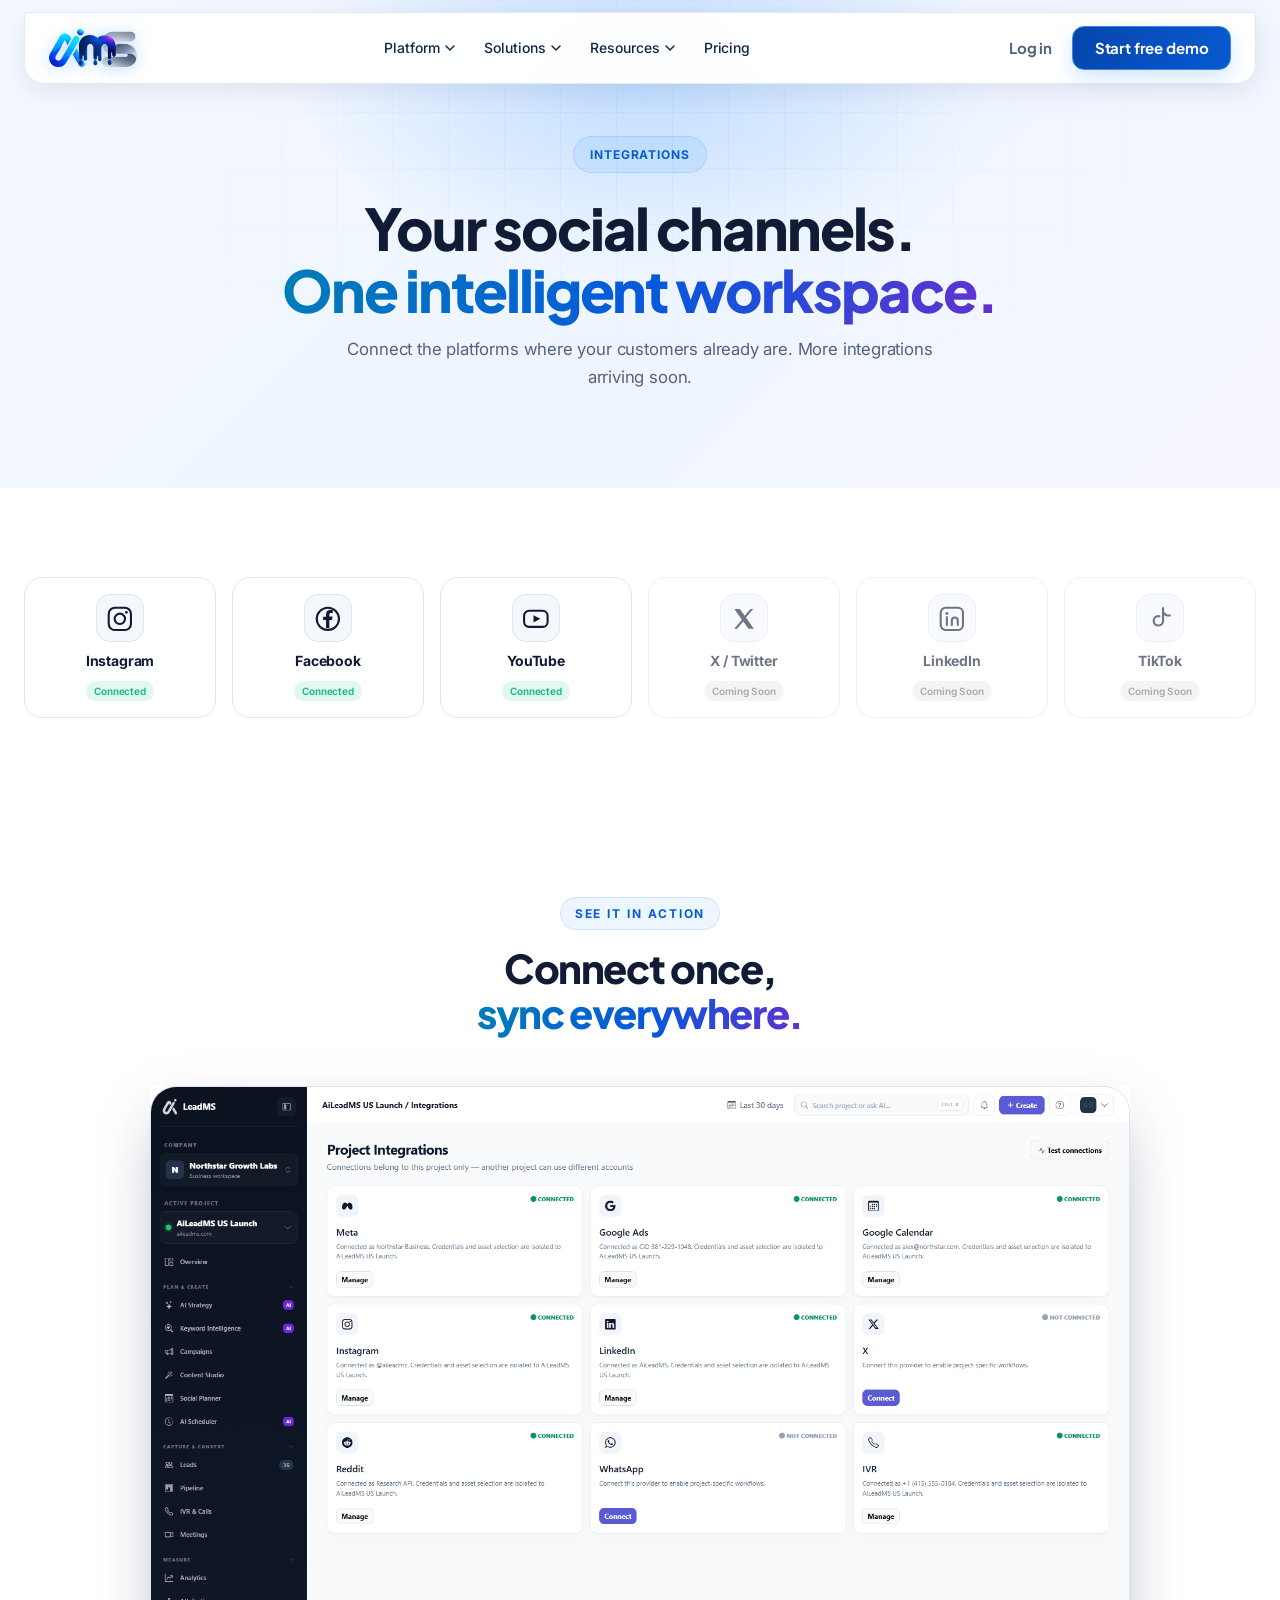
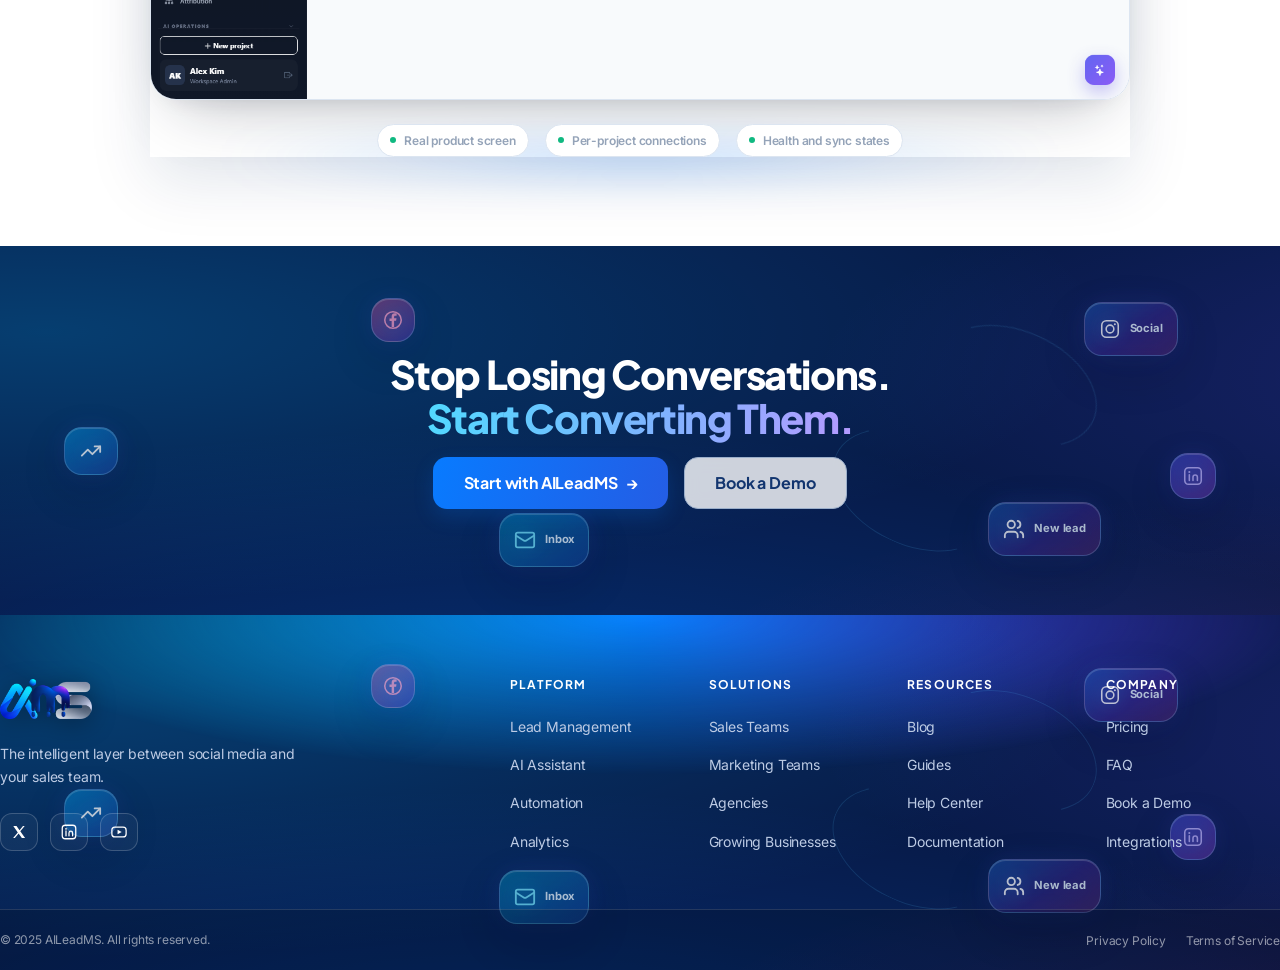
<file: integrations.html>
<!DOCTYPE html>
<html lang="en">
<head>
    <meta charset="UTF-8">
    <script>document.documentElement.classList.add('js');</script>
    <meta name="viewport" content="width=device-width, initial-scale=1.0">
    <title>Integrations — AILeadMS</title>
    <meta name="description" content="Connect Instagram, Facebook, and YouTube to AILeadMS. More integrations coming soon.">
    <link rel="canonical" href="https://aileadms.com/integrations">
    <link rel="preconnect" href="https://fonts.googleapis.com">
    <link href="https://fonts.googleapis.com/css2?family=Inter:opsz,wght@14..32,400;14..32,500;14..32,600;14..32,700;14..32,800&family=Plus+Jakarta+Sans:opsz,wght@7..40,600;7..40,700;7..40,800&display=swap" rel="stylesheet">
    <link rel="stylesheet" href="css/variables.css">
    <link rel="stylesheet" href="css/base.css">
    <link rel="stylesheet" href="css/components.css">
    <link rel="stylesheet" href="css/navbar.css">
    <link rel="stylesheet" href="css/hero.css">
    <link rel="stylesheet" href="css/sections.css">
    <link rel="stylesheet" href="css/animations.css">
    <link rel="stylesheet" href="css/responsive.css">
    <link rel="icon" type="image/png" href="assets/logo/aileadms-logo.png">
    <link rel="stylesheet" href="css/brand-polish.css">
    <link rel="stylesheet" href="css/mobile.css">
</head>
<body>
    <!-- icon-sprite -->
    <svg class="svg-sprite" aria-hidden="true" focusable="false" xmlns="http://www.w3.org/2000/svg"><symbol id="ico-alarm-clock" viewBox="0 0 24 24" fill="none" stroke="currentColor" stroke-width="2" stroke-linecap="round" stroke-linejoin="round"><circle cx="12" cy="13" r="8" /><path d="M12 9v4l2 2" /><path d="M5 3 2 6" /><path d="m22 6-3-3" /><path d="M6.38 18.7 4 21" /><path d="M17.64 18.67 20 21" /></symbol><symbol id="ico-award" viewBox="0 0 24 24" fill="none" stroke="currentColor" stroke-width="2" stroke-linecap="round" stroke-linejoin="round"><path d="m15.477 12.89 1.515 8.526a.5.5 0 0 1-.81.47l-3.58-2.687a1 1 0 0 0-1.197 0l-3.586 2.686a.5.5 0 0 1-.81-.469l1.514-8.526" /><circle cx="12" cy="8" r="6" /></symbol><symbol id="ico-badge-check" viewBox="0 0 24 24" fill="none" stroke="currentColor" stroke-width="2" stroke-linecap="round" stroke-linejoin="round"><path d="M3.85 8.62a4 4 0 0 1 4.78-4.77 4 4 0 0 1 6.74 0 4 4 0 0 1 4.78 4.78 4 4 0 0 1 0 6.74 4 4 0 0 1-4.77 4.78 4 4 0 0 1-6.75 0 4 4 0 0 1-4.78-4.77 4 4 0 0 1 0-6.76Z" /><path d="m16 9-5.5 5.5L8 12" /></symbol><symbol id="ico-bell" viewBox="0 0 24 24" fill="none" stroke="currentColor" stroke-width="2" stroke-linecap="round" stroke-linejoin="round"><path d="M10.268 21a2 2 0 0 0 3.464 0" /><path d="M3.262 15.326A1 1 0 0 0 4 17h16a1 1 0 0 0 .74-1.673C19.41 13.956 18 12.499 18 8A6 6 0 0 0 6 8c0 4.499-1.411 5.956-2.738 7.326" /></symbol><symbol id="ico-bell-off" viewBox="0 0 24 24" fill="none" stroke="currentColor" stroke-width="2" stroke-linecap="round" stroke-linejoin="round"><path d="M10.268 21a2 2 0 0 0 3.464 0" /><path d="M17 17H4a1 1 0 0 1-.74-1.673C4.59 13.956 6 12.499 6 8a6 6 0 0 1 .258-1.742" /><path d="m2 2 20 20" /><path d="M8.668 3.01A6 6 0 0 1 18 8c0 2.687.77 4.653 1.707 6.05" /></symbol><symbol id="ico-blocks" viewBox="0 0 24 24" fill="none" stroke="currentColor" stroke-width="2" stroke-linecap="round" stroke-linejoin="round"><path d="M10 22V7a1 1 0 0 0-1-1H4a2 2 0 0 0-2 2v12a2 2 0 0 0 2 2h12a2 2 0 0 0 2-2v-5a1 1 0 0 0-1-1H2" /><rect x="14" y="2" width="8" height="8" rx="1" /></symbol><symbol id="ico-book-open" viewBox="0 0 24 24" fill="none" stroke="currentColor" stroke-width="2" stroke-linecap="round" stroke-linejoin="round"><path d="M12 5v16" /><path d="M20.001 19A2 2 0 0022 17V5a2 2 0 00-1.999-2L16 3.002A5 5 0 0012 5a5 5 0 00-4-2H4a2 2 0 00-2 2v12a2 2 0 001.999 2H8a5 5 0 014 2 5 5 0 014-2z" /></symbol><symbol id="ico-bookmark" viewBox="0 0 24 24" fill="none" stroke="currentColor" stroke-width="2" stroke-linecap="round" stroke-linejoin="round"><path d="M17 3a2 2 0 0 1 2 2v15a1 1 0 0 1-1.496.868l-4.512-2.578a2 2 0 0 0-1.984 0l-4.512 2.578A1 1 0 0 1 5 20V5a2 2 0 0 1 2-2z" /></symbol><symbol id="ico-bot" viewBox="0 0 24 24" fill="none" stroke="currentColor" stroke-width="2" stroke-linecap="round" stroke-linejoin="round"><path d="M12 8V4H8" /><rect width="16" height="12" x="4" y="8" rx="2" /><path d="M2 14h2" /><path d="M20 14h2" /><path d="M15 13v2" /><path d="M9 13v2" /></symbol><symbol id="ico-brain" viewBox="0 0 24 24" fill="none" stroke="currentColor" stroke-width="2" stroke-linecap="round" stroke-linejoin="round"><path d="M12 18V5" /><path d="M15 13a4.17 4.17 0 0 1-3-4 4.17 4.17 0 0 1-3 4" /><path d="M17.598 6.5A3 3 0 1 0 12 5a3 3 0 1 0-5.598 1.5" /><path d="M17.997 5.125a4 4 0 0 1 2.526 5.77" /><path d="M18 18a4 4 0 0 0 2-7.464" /><path d="M19.967 17.483A4 4 0 1 1 12 18a4 4 0 1 1-7.967-.517" /><path d="M6 18a4 4 0 0 1-2-7.464" /><path d="M6.003 5.125a4 4 0 0 0-2.526 5.77" /></symbol><symbol id="ico-briefcase" viewBox="0 0 24 24" fill="none" stroke="currentColor" stroke-width="2" stroke-linecap="round" stroke-linejoin="round"><path d="M16 20V4a2 2 0 0 0-2-2h-4a2 2 0 0 0-2 2v16" /><rect width="20" height="14" x="2" y="6" rx="2" /></symbol><symbol id="ico-building-2" viewBox="0 0 24 24" fill="none" stroke="currentColor" stroke-width="2" stroke-linecap="round" stroke-linejoin="round"><path d="M10 12h4" /><path d="M10 8h4" /><path d="M14 21v-3a2 2 0 0 0-4 0v3" /><path d="M6 10H4a2 2 0 0 0-2 2v7a2 2 0 0 0 2 2h16a2 2 0 0 0 2-2V9a2 2 0 0 0-2-2h-2" /><path d="M6 21V5a2 2 0 0 1 2-2h8a2 2 0 0 1 2 2v16" /></symbol><symbol id="ico-calendar" viewBox="0 0 24 24" fill="none" stroke="currentColor" stroke-width="2" stroke-linecap="round" stroke-linejoin="round"><path d="M8 2v3" /><path d="M16 2v3" /><rect x="3" y="3" width="18" height="18" rx="2" /><path d="M3 9h18" /></symbol><symbol id="ico-calendar-days" viewBox="0 0 24 24" fill="none" stroke="currentColor" stroke-width="2" stroke-linecap="round" stroke-linejoin="round"><path d="M8 2v3" /><path d="M16 2v3" /><rect x="3" y="3" width="18" height="18" rx="2" /><path d="M3 9h18" /><path d="M8 13h.01" /><path d="M12 13h.01" /><path d="M16 13h.01" /><path d="M8 17h.01" /><path d="M12 17h.01" /><path d="M16 17h.01" /></symbol><symbol id="ico-camera" viewBox="0 0 24 24" fill="none" stroke="currentColor" stroke-width="2" stroke-linecap="round" stroke-linejoin="round"><path d="M13.997 4a2 2 0 0 1 1.76 1.05l.486.9A2 2 0 0 0 18.003 7H20a2 2 0 0 1 2 2v9a2 2 0 0 1-2 2H4a2 2 0 0 1-2-2V9a2 2 0 0 1 2-2h1.997a2 2 0 0 0 1.759-1.048l.489-.904A2 2 0 0 1 10.004 4z" /><circle cx="12" cy="13" r="3" /></symbol><symbol id="ico-chart-column" viewBox="0 0 24 24" fill="none" stroke="currentColor" stroke-width="2" stroke-linecap="round" stroke-linejoin="round"><path d="M3 3v16a2 2 0 0 0 2 2h16" /><path d="M18 17V9" /><path d="M13 17V5" /><path d="M8 17v-3" /></symbol><symbol id="ico-circle-alert" viewBox="0 0 24 24" fill="none" stroke="currentColor" stroke-width="2" stroke-linecap="round" stroke-linejoin="round"><circle cx="12" cy="12" r="10" /><line x1="12" x2="12" y1="8" y2="12" /><line x1="12" x2="12.01" y1="16" y2="16" /></symbol><symbol id="ico-circle-check" viewBox="0 0 24 24" fill="none" stroke="currentColor" stroke-width="2" stroke-linecap="round" stroke-linejoin="round"><circle cx="12" cy="12" r="10" /><path d="m16 9-5.5 5.5L8 12" /></symbol><symbol id="ico-circle-help" viewBox="0 0 24 24" fill="none" stroke="currentColor" stroke-width="2" stroke-linecap="round" stroke-linejoin="round"><circle cx="12" cy="12" r="10" /><path d="M9.09 9a3 3 0 0 1 5.83 1c0 2-3 3-3 3" /><path d="M12 17h.01" /></symbol><symbol id="ico-clock" viewBox="0 0 24 24" fill="none" stroke="currentColor" stroke-width="2" stroke-linecap="round" stroke-linejoin="round"><circle cx="12" cy="12" r="10" /><path d="M12 6v6l4 2" /></symbol><symbol id="ico-command" viewBox="0 0 24 24" fill="none" stroke="currentColor" stroke-width="2" stroke-linecap="round" stroke-linejoin="round"><path d="M15 6v12a3 3 0 1 0 3-3H6a3 3 0 1 0 3 3V6a3 3 0 1 0-3 3h12a3 3 0 1 0-3-3" /></symbol><symbol id="ico-contact" viewBox="0 0 24 24" fill="none" stroke="currentColor" stroke-width="2" stroke-linecap="round" stroke-linejoin="round"><path d="M16 2v2" /><path d="M7 21v-2a2 2 0 012-2h6a2 2 0 012 2v2" /><path d="M8 2v2" /><circle cx="12" cy="10" r="3" /><rect x="3" y="3" width="18" height="18" rx="2" /></symbol><symbol id="ico-credit-card" viewBox="0 0 24 24" fill="none" stroke="currentColor" stroke-width="2" stroke-linecap="round" stroke-linejoin="round"><rect width="20" height="14" x="2" y="5" rx="2" /><line x1="2" x2="22" y1="10" y2="10" /><path d="M6 14h2" /></symbol><symbol id="ico-dollar-sign" viewBox="0 0 24 24" fill="none" stroke="currentColor" stroke-width="2" stroke-linecap="round" stroke-linejoin="round"><line x1="12" x2="12" y1="2" y2="22" /><path d="M17 5H9.5a3.5 3.5 0 0 0 0 7h5a3.5 3.5 0 0 1 0 7H6" /></symbol><symbol id="ico-facebook" viewBox="0 0 24 24" fill="none" stroke="currentColor" stroke-width="1.7" stroke-linecap="round" stroke-linejoin="round"><circle cx="12" cy="12" r="9"/><path fill="currentColor" stroke="none" d="M13.2 19.6v-6.7h2.2l.4-2.7h-2.6V8.55c0-.78.28-1.3 1.36-1.3h1.4V4.85c-.24-.03-1.07-.1-2.03-.1-2.01 0-3.39 1.23-3.39 3.48v2.07H8.2v2.7h2.34v6.7z"/></symbol><symbol id="ico-fast-forward" viewBox="0 0 24 24" fill="none" stroke="currentColor" stroke-width="2" stroke-linecap="round" stroke-linejoin="round"><path d="M12 6a2 2 0 0 1 3.414-1.414l6 6a2 2 0 0 1 0 2.828l-6 6A2 2 0 0 1 12 18z" /><path d="M2 6a2 2 0 0 1 3.414-1.414l6 6a2 2 0 0 1 0 2.828l-6 6A2 2 0 0 1 2 18z" /></symbol><symbol id="ico-file-text" viewBox="0 0 24 24" fill="none" stroke="currentColor" stroke-width="2" stroke-linecap="round" stroke-linejoin="round"><path d="M6 22a2 2 0 0 1-2-2V4a2 2 0 0 1 2-2h8a2.4 2.4 0 0 1 1.704.706l3.588 3.588A2.4 2.4 0 0 1 20 8v12a2 2 0 0 1-2 2z" /><path d="M14 2v5a1 1 0 0 0 1 1h5" /><path d="M10 9H8" /><path d="M16 13H8" /><path d="M16 17H8" /></symbol><symbol id="ico-flag" viewBox="0 0 24 24" fill="none" stroke="currentColor" stroke-width="2" stroke-linecap="round" stroke-linejoin="round"><path d="M4 22V4a1 1 0 0 1 .4-.8A6 6 0 0 1 8 2c3 0 5 2 7.333 2q2 0 3.067-.8A1 1 0 0 1 20 4v10a1 1 0 0 1-.4.8A6 6 0 0 1 16 16c-3 0-5-2-8-2a6 6 0 0 0-4 1.528" /></symbol><symbol id="ico-flame" viewBox="0 0 24 24" fill="none" stroke="currentColor" stroke-width="2" stroke-linecap="round" stroke-linejoin="round"><path d="M12 3q1 4 4 6.5t3 5.5a1 1 0 0 1-14 0 5 5 0 0 1 1-3 1 1 0 0 0 5 0c0-2-1.5-3-1.5-5q0-2 2.5-4" /></symbol><symbol id="ico-folder" viewBox="0 0 24 24" fill="none" stroke="currentColor" stroke-width="2" stroke-linecap="round" stroke-linejoin="round"><path d="M20 20a2 2 0 0 0 2-2V8a2 2 0 0 0-2-2h-7.9a2 2 0 0 1-1.69-.9L9.6 3.9A2 2 0 0 0 7.93 3H4a2 2 0 0 0-2 2v13a2 2 0 0 0 2 2Z" /></symbol><symbol id="ico-gauge" viewBox="0 0 24 24" fill="none" stroke="currentColor" stroke-width="2" stroke-linecap="round" stroke-linejoin="round"><path d="m12 14 4-4" /><path d="M3.34 19a10 10 0 1 1 17.32 0" /></symbol><symbol id="ico-git-branch" viewBox="0 0 24 24" fill="none" stroke="currentColor" stroke-width="2" stroke-linecap="round" stroke-linejoin="round"><path d="M15 6a9 9 0 0 0-9 9V3" /><circle cx="18" cy="6" r="3" /><circle cx="6" cy="18" r="3" /></symbol><symbol id="ico-globe" viewBox="0 0 24 24" fill="none" stroke="currentColor" stroke-width="2" stroke-linecap="round" stroke-linejoin="round"><circle cx="12" cy="12" r="10" /><path d="M12 2a14.5 14.5 0 0 0 0 20 14.5 14.5 0 0 0 0-20" /><path d="M2 12h20" /></symbol><symbol id="ico-handshake" viewBox="0 0 24 24" fill="none" stroke="currentColor" stroke-width="2" stroke-linecap="round" stroke-linejoin="round"><path d="m11 17 2 2a1 1 0 1 0 3-3" /><path d="m14 14 2.5 2.5a1 1 0 1 0 3-3l-3.88-3.88a3 3 0 0 0-4.24 0l-.88.88a1 1 0 1 1-3-3l2.81-2.81a5.79 5.79 0 0 1 7.06-.87l.47.28a2 2 0 0 0 1.42.25L21 4" /><path d="m21 3 1 11h-2" /><path d="M3 3 2 14l6.5 6.5a1 1 0 1 0 3-3" /><path d="M3 4h8" /></symbol><symbol id="ico-image" viewBox="0 0 24 24" fill="none" stroke="currentColor" stroke-width="2" stroke-linecap="round" stroke-linejoin="round"><rect width="18" height="18" x="3" y="3" rx="2" ry="2" /><circle cx="9" cy="9" r="2" /><path d="m21 15-3.086-3.086a2 2 0 0 0-2.828 0L6 21" /></symbol><symbol id="ico-inbox" viewBox="0 0 24 24" fill="none" stroke="currentColor" stroke-width="2" stroke-linecap="round" stroke-linejoin="round"><polyline points="22 12 16 12 14 15 10 15 8 12 2 12" /><path d="M5.45 5.11 2 12v6a2 2 0 0 0 2 2h16a2 2 0 0 0 2-2v-6l-3.45-6.89A2 2 0 0 0 16.76 4H7.24a2 2 0 0 0-1.79 1.11z" /></symbol><symbol id="ico-instagram" viewBox="0 0 24 24" fill="none" stroke="currentColor" stroke-width="1.7" stroke-linecap="round" stroke-linejoin="round"><rect x="3" y="3" width="18" height="18" rx="5"/><circle cx="12" cy="12" r="4.2"/><circle cx="17.3" cy="6.7" r="1.1" fill="currentColor" stroke="none"/></symbol><symbol id="ico-key" viewBox="0 0 24 24" fill="none" stroke="currentColor" stroke-width="2" stroke-linecap="round" stroke-linejoin="round"><path d="m2 21 9.6-9.6" /><path d="m7.5 15.5 2.3 2.3a1 1 0 0 1 0 1.4l-2.1 2.1a1 1 0 0 1-1.4 0L4 19" /><circle cx="15.5" cy="7.5" r="5.5" /></symbol><symbol id="ico-lightbulb" viewBox="0 0 24 24" fill="none" stroke="currentColor" stroke-width="2" stroke-linecap="round" stroke-linejoin="round"><path d="M15 14c.2-1 .7-1.7 1.5-2.5 1-.9 1.5-2.2 1.5-3.5A6 6 0 0 0 6 8c0 1 .2 2.2 1.5 3.5.7.7 1.3 1.5 1.5 2.5" /><path d="M9 18h6" /><path d="M10 22h4" /></symbol><symbol id="ico-link-2" viewBox="0 0 24 24" fill="none" stroke="currentColor" stroke-width="2" stroke-linecap="round" stroke-linejoin="round"><path d="M9 17H7A5 5 0 0 1 7 7h2" /><path d="M15 7h2a5 5 0 1 1 0 10h-2" /><line x1="8" x2="16" y1="12" y2="12" /></symbol><symbol id="ico-linkedin" viewBox="0 0 24 24" fill="none" stroke="currentColor" stroke-width="1.7" stroke-linecap="round" stroke-linejoin="round"><rect x="3" y="3" width="18" height="18" rx="4"/><path d="M8 10.6V17"/><circle cx="8" cy="7.7" r="1.15" fill="currentColor" stroke="none"/><path d="M12 17v-3.7a2.4 2.4 0 0 1 4.8 0V17"/></symbol><symbol id="ico-list-checks" viewBox="0 0 24 24" fill="none" stroke="currentColor" stroke-width="2" stroke-linecap="round" stroke-linejoin="round"><path d="M13 5h8" /><path d="M13 12h8" /><path d="M13 19h8" /><path d="m3 17 2 2 4-4" /><path d="m3 7 2 2 4-4" /></symbol><symbol id="ico-lock" viewBox="0 0 24 24" fill="none" stroke="currentColor" stroke-width="2" stroke-linecap="round" stroke-linejoin="round"><rect width="18" height="11" x="3" y="11" rx="2" ry="2" /><path d="M7 11V7a5 5 0 0 1 10 0v4" /></symbol><symbol id="ico-mail" viewBox="0 0 24 24" fill="none" stroke="currentColor" stroke-width="2" stroke-linecap="round" stroke-linejoin="round"><path d="m22 7-8.991 5.727a2 2 0 0 1-2.009 0L2 7" /><rect x="2" y="4" width="20" height="16" rx="2" /></symbol><symbol id="ico-map-pin" viewBox="0 0 24 24" fill="none" stroke="currentColor" stroke-width="2" stroke-linecap="round" stroke-linejoin="round"><path d="M20 10c0 4.993-5.539 10.193-7.399 11.799a1 1 0 0 1-1.202 0C9.539 20.193 4 14.993 4 10a8 8 0 0 1 16 0" /><circle cx="12" cy="10" r="3" /></symbol><symbol id="ico-megaphone" viewBox="0 0 24 24" fill="none" stroke="currentColor" stroke-width="2" stroke-linecap="round" stroke-linejoin="round"><path d="M11 6a13 13 0 0 0 8.4-2.8A1 1 0 0 1 21 4v12a1 1 0 0 1-1.6.8A13 13 0 0 0 11 14H5a2 2 0 0 1-2-2V8a2 2 0 0 1 2-2z" /><path d="M6 14a12 12 0 0 0 2.4 7.2 2 2 0 0 0 3.2-2.4A8 8 0 0 1 10 14" /><path d="M8 6v8" /></symbol><symbol id="ico-message-circle" viewBox="0 0 24 24" fill="none" stroke="currentColor" stroke-width="2" stroke-linecap="round" stroke-linejoin="round"><path d="M2.992 16.342a2 2 0 0 1 .094 1.167l-1.065 3.29a1 1 0 0 0 1.236 1.168l3.413-.998a2 2 0 0 1 1.099.092 10 10 0 1 0-4.777-4.719" /></symbol><symbol id="ico-message-square" viewBox="0 0 24 24" fill="none" stroke="currentColor" stroke-width="2" stroke-linecap="round" stroke-linejoin="round"><path d="M22 17a2 2 0 0 1-2 2H6.828a2 2 0 0 0-1.414.586l-2.202 2.202A.71.71 0 0 1 2 21.286V5a2 2 0 0 1 2-2h16a2 2 0 0 1 2 2z" /></symbol><symbol id="ico-monitor" viewBox="0 0 24 24" fill="none" stroke="currentColor" stroke-width="2" stroke-linecap="round" stroke-linejoin="round"><rect width="20" height="14" x="2" y="3" rx="2" /><line x1="8" x2="16" y1="21" y2="21" /><line x1="12" x2="12" y1="17" y2="21" /></symbol><symbol id="ico-network" viewBox="0 0 24 24" fill="none" stroke="currentColor" stroke-width="2" stroke-linecap="round" stroke-linejoin="round"><rect x="16" y="16" width="6" height="6" rx="1" /><rect x="2" y="16" width="6" height="6" rx="1" /><rect x="9" y="2" width="6" height="6" rx="1" /><path d="M5 16v-3a1 1 0 0 1 1-1h12a1 1 0 0 1 1 1v3" /><path d="M12 12V8" /></symbol><symbol id="ico-package" viewBox="0 0 24 24" fill="none" stroke="currentColor" stroke-width="2" stroke-linecap="round" stroke-linejoin="round"><path d="M11 21.73a2 2 0 0 0 2 0l7-4A2 2 0 0 0 21 16V8a2 2 0 0 0-1-1.73l-7-4a2 2 0 0 0-2 0l-7 4A2 2 0 0 0 3 8v8a2 2 0 0 0 1 1.73z" /><path d="M12 22V12" /><polyline points="3.29 7 12 12 20.71 7" /><path d="m7.5 4.27 9 5.15" /></symbol><symbol id="ico-palette" viewBox="0 0 24 24" fill="none" stroke="currentColor" stroke-width="2" stroke-linecap="round" stroke-linejoin="round"><path d="M12 22a1 1 0 0 1 0-20 10 9 0 0 1 10 9 5 5 0 0 1-5 5h-2.25a1.75 1.75 0 0 0-1.4 2.8l.3.4a1.75 1.75 0 0 1-1.4 2.8z" /><circle cx="13.5" cy="6.5" r=".5" fill="currentColor" /><circle cx="17.5" cy="10.5" r=".5" fill="currentColor" /><circle cx="6.5" cy="12.5" r=".5" fill="currentColor" /><circle cx="8.5" cy="7.5" r=".5" fill="currentColor" /></symbol><symbol id="ico-pen-line" viewBox="0 0 24 24" fill="none" stroke="currentColor" stroke-width="2" stroke-linecap="round" stroke-linejoin="round"><path d="M13 21h8" /><path d="M21.174 6.812a1 1 0 0 0-3.986-3.987L3.842 16.174a2 2 0 0 0-.5.83l-1.321 4.352a.5.5 0 0 0 .623.622l4.353-1.32a2 2 0 0 0 .83-.497z" /></symbol><symbol id="ico-puzzle" viewBox="0 0 24 24" fill="none" stroke="currentColor" stroke-width="2" stroke-linecap="round" stroke-linejoin="round"><path d="M15.39 4.39a1 1 0 0 0 1.68-.474 2.5 2.5 0 1 1 3.014 3.015 1 1 0 0 0-.474 1.68l1.683 1.682a2.414 2.414 0 0 1 0 3.414L19.61 15.39a1 1 0 0 1-1.68-.474 2.5 2.5 0 1 0-3.014 3.015 1 1 0 0 1 .474 1.68l-1.683 1.682a2.414 2.414 0 0 1-3.414 0L8.61 19.61a1 1 0 0 0-1.68.474 2.5 2.5 0 1 1-3.014-3.015 1 1 0 0 0 .474-1.68l-1.683-1.682a2.414 2.414 0 0 1 0-3.414L4.39 8.61a1 1 0 0 1 1.68.474 2.5 2.5 0 1 0 3.014-3.015 1 1 0 0 1-.474-1.68l1.683-1.682a2.414 2.414 0 0 1 3.414 0z" /></symbol><symbol id="ico-refresh-cw" viewBox="0 0 24 24" fill="none" stroke="currentColor" stroke-width="2" stroke-linecap="round" stroke-linejoin="round"><path d="M3 12a9 9 0 0 1 9-9 9.75 9.75 0 0 1 6.74 2.74L21 8" /><path d="M21 3v5h-5" /><path d="M21 12a9 9 0 0 1-9 9 9.75 9.75 0 0 1-6.74-2.74L3 16" /><path d="M8 16H3v5" /></symbol><symbol id="ico-rocket" viewBox="0 0 24 24" fill="none" stroke="currentColor" stroke-width="2" stroke-linecap="round" stroke-linejoin="round"><path d="M12 15v5s3.03-.55 4-2c1.08-1.62 0-5 0-5" /><path d="M4.5 16.5c-1.5 1.26-2 5-2 5s3.74-.5 5-2c.71-.84.7-2.13-.09-2.91a2.18 2.18 0 0 0-2.91-.09" /><path d="M9 12a22 22 0 0 1 2-3.95A12.88 12.88 0 0 1 22 2c0 2.72-.78 7.5-6 11a22.4 22.4 0 0 1-4 2z" /><path d="M9 12H4s.55-3.03 2-4c1.62-1.08 5 .05 5 .05" /></symbol><symbol id="ico-route" viewBox="0 0 24 24" fill="none" stroke="currentColor" stroke-width="2" stroke-linecap="round" stroke-linejoin="round"><circle cx="6" cy="19" r="3" /><path d="M9 19h8.5a3.5 3.5 0 0 0 0-7h-11a3.5 3.5 0 0 1 0-7H15" /><circle cx="18" cy="5" r="3" /></symbol><symbol id="ico-search" viewBox="0 0 24 24" fill="none" stroke="currentColor" stroke-width="2" stroke-linecap="round" stroke-linejoin="round"><path d="m21 21-4.34-4.34" /><circle cx="11" cy="11" r="8" /></symbol><symbol id="ico-settings" viewBox="0 0 24 24" fill="none" stroke="currentColor" stroke-width="2" stroke-linecap="round" stroke-linejoin="round"><path d="M9.671 4.136a2.34 2.34 0 0 1 4.659 0 2.34 2.34 0 0 0 3.319 1.915 2.34 2.34 0 0 1 2.33 4.033 2.34 2.34 0 0 0 0 3.831 2.34 2.34 0 0 1-2.33 4.033 2.34 2.34 0 0 0-3.319 1.915 2.34 2.34 0 0 1-4.659 0 2.34 2.34 0 0 0-3.32-1.915 2.34 2.34 0 0 1-2.33-4.033 2.34 2.34 0 0 0 0-3.831A2.34 2.34 0 0 1 6.35 6.051a2.34 2.34 0 0 0 3.319-1.915" /><circle cx="12" cy="12" r="3" /></symbol><symbol id="ico-shield" viewBox="0 0 24 24" fill="none" stroke="currentColor" stroke-width="2" stroke-linecap="round" stroke-linejoin="round"><path d="M20 13c0 5-3.5 7.5-7.66 8.95a1 1 0 0 1-.67-.01C7.5 20.5 4 18 4 13V6a1 1 0 0 1 1-1c2 0 4.5-1.2 6.24-2.72a1.17 1.17 0 0 1 1.52 0C14.51 3.81 17 5 19 5a1 1 0 0 1 1 1z" /></symbol><symbol id="ico-slack" viewBox="0 0 24 24" fill="none" stroke="currentColor" stroke-width="1.7" stroke-linecap="round" stroke-linejoin="round"><path d="M9 3.5a1.7 1.7 0 1 1 3.4 0V12a1.7 1.7 0 1 1-3.4 0z"/><path d="M15.7 9a1.7 1.7 0 1 1 0 3.4H7.3a1.7 1.7 0 1 1 0-3.4z" transform="translate(0 -2)"/><path d="M20.5 15a1.7 1.7 0 1 1-3.4 0V6.5a1.7 1.7 0 1 1 3.4 0z"/><path d="M3.5 18.5a1.7 1.7 0 1 1 0-3.4H12a1.7 1.7 0 1 1 0 3.4z"/></symbol><symbol id="ico-smartphone" viewBox="0 0 24 24" fill="none" stroke="currentColor" stroke-width="2" stroke-linecap="round" stroke-linejoin="round"><rect width="14" height="20" x="5" y="2" rx="2" ry="2" /><path d="M12 18h.01" /></symbol><symbol id="ico-snowflake" viewBox="0 0 24 24" fill="none" stroke="currentColor" stroke-width="2" stroke-linecap="round" stroke-linejoin="round"><path d="m10 20-1.25-2.5L6 18" /><path d="M10 4 8.75 6.5 6 6" /><path d="m14 20 1.25-2.5L18 18" /><path d="m14 4 1.25 2.5L18 6" /><path d="m17 21-3-6h-4" /><path d="m17 3-3 6 1.5 3" /><path d="M2 12h6.5L10 9" /><path d="m20 10-1.5 2 1.5 2" /><path d="M22 12h-6.5L14 15" /><path d="m4 10 1.5 2L4 14" /><path d="m7 21 3-6-1.5-3" /><path d="m7 3 3 6h4" /></symbol><symbol id="ico-sparkles" viewBox="0 0 24 24" fill="none" stroke="currentColor" stroke-width="2" stroke-linecap="round" stroke-linejoin="round"><path d="M11.017 2.814a1 1 0 0 1 1.966 0l1.051 5.558a2 2 0 0 0 1.594 1.594l5.558 1.051a1 1 0 0 1 0 1.966l-5.558 1.051a2 2 0 0 0-1.594 1.594l-1.051 5.558a1 1 0 0 1-1.966 0l-1.051-5.558a2 2 0 0 0-1.594-1.594l-5.558-1.051a1 1 0 0 1 0-1.966l5.558-1.051a2 2 0 0 0 1.594-1.594z" /><path d="M20 2v4" /><path d="M22 4h-4" /><circle cx="4" cy="20" r="2" /></symbol><symbol id="ico-split" viewBox="0 0 24 24" fill="none" stroke="currentColor" stroke-width="2" stroke-linecap="round" stroke-linejoin="round"><path d="M16 3h5v5" /><path d="M8 3H3v5" /><path d="M12 22v-8.3a4 4 0 0 0-1.172-2.872L3 3" /><path d="m15 9 6-6" /></symbol><symbol id="ico-square-kanban" viewBox="0 0 24 24" fill="none" stroke="currentColor" stroke-width="2" stroke-linecap="round" stroke-linejoin="round"><rect width="18" height="18" x="3" y="3" rx="2" /><path d="M8 7v7" /><path d="M12 7v4" /><path d="M16 7v9" /></symbol><symbol id="ico-star" viewBox="0 0 24 24" fill="none" stroke="currentColor" stroke-width="2" stroke-linecap="round" stroke-linejoin="round"><path d="M11.525 2.295a.53.53 0 0 1 .95 0l2.31 4.679a2.123 2.123 0 0 0 1.595 1.16l5.166.756a.53.53 0 0 1 .294.904l-3.736 3.638a2.123 2.123 0 0 0-.611 1.878l.882 5.14a.53.53 0 0 1-.771.56l-4.618-2.428a2.122 2.122 0 0 0-1.973 0L6.396 21.01a.53.53 0 0 1-.77-.56l.881-5.139a2.122 2.122 0 0 0-.611-1.879L2.16 9.795a.53.53 0 0 1 .294-.906l5.165-.755a2.122 2.122 0 0 0 1.597-1.16z" /></symbol><symbol id="ico-sun" viewBox="0 0 24 24" fill="none" stroke="currentColor" stroke-width="2" stroke-linecap="round" stroke-linejoin="round"><circle cx="12" cy="12" r="4" /><path d="M12 2v2" /><path d="M12 20v2" /><path d="m4.93 4.93 1.41 1.41" /><path d="m17.66 17.66 1.41 1.41" /><path d="M2 12h2" /><path d="M20 12h2" /><path d="m6.34 17.66-1.41 1.41" /><path d="m19.07 4.93-1.41 1.41" /></symbol><symbol id="ico-table" viewBox="0 0 24 24" fill="none" stroke="currentColor" stroke-width="2" stroke-linecap="round" stroke-linejoin="round"><path d="M12 3v18" /><rect width="18" height="18" x="3" y="3" rx="2" /><path d="M3 9h18" /><path d="M3 15h18" /></symbol><symbol id="ico-target" viewBox="0 0 24 24" fill="none" stroke="currentColor" stroke-width="2" stroke-linecap="round" stroke-linejoin="round"><circle cx="12" cy="12" r="10" /><circle cx="12" cy="12" r="6" /><circle cx="12" cy="12" r="2" /></symbol><symbol id="ico-tiktok" viewBox="0 0 24 24" fill="none" stroke="currentColor" stroke-width="1.7" stroke-linecap="round" stroke-linejoin="round"><path d="M14.6 3.2v10.4a3.8 3.8 0 1 1-3.8-3.8c.32 0 .63.04.92.12"/><path d="M14.6 6.4a5.7 5.7 0 0 0 5.5 2.9"/></symbol><symbol id="ico-timer" viewBox="0 0 24 24" fill="none" stroke="currentColor" stroke-width="2" stroke-linecap="round" stroke-linejoin="round"><line x1="10" x2="14" y1="2" y2="2" /><line x1="12" x2="15" y1="14" y2="11" /><circle cx="12" cy="14" r="8" /></symbol><symbol id="ico-trending-down" viewBox="0 0 24 24" fill="none" stroke="currentColor" stroke-width="2" stroke-linecap="round" stroke-linejoin="round"><path d="M16 17h6v-6" /><path d="m22 17-8.5-8.5-5 5L2 7" /></symbol><symbol id="ico-trending-up" viewBox="0 0 24 24" fill="none" stroke="currentColor" stroke-width="2" stroke-linecap="round" stroke-linejoin="round"><path d="M16 7h6v6" /><path d="m22 7-8.5 8.5-5-5L2 17" /></symbol><symbol id="ico-users" viewBox="0 0 24 24" fill="none" stroke="currentColor" stroke-width="2" stroke-linecap="round" stroke-linejoin="round"><path d="M16 21v-2a4 4 0 0 0-4-4H6a4 4 0 0 0-4 4v2" /><path d="M16 3.128a4 4 0 0 1 0 7.744" /><path d="M22 21v-2a4 4 0 0 0-3-3.87" /><circle cx="9" cy="7" r="4" /></symbol><symbol id="ico-video" viewBox="0 0 24 24" fill="none" stroke="currentColor" stroke-width="2" stroke-linecap="round" stroke-linejoin="round"><path d="m16 13 5.223 3.482a.5.5 0 0 0 .777-.416V7.87a.5.5 0 0 0-.752-.432L16 10.5" /><rect x="2" y="6" width="14" height="12" rx="2" /></symbol><symbol id="ico-wand-sparkles" viewBox="0 0 24 24" fill="none" stroke="currentColor" stroke-width="2" stroke-linecap="round" stroke-linejoin="round"><path d="m21.64 3.64-1.28-1.28a1.21 1.21 0 0 0-1.72 0L2.36 18.64a1.21 1.21 0 0 0 0 1.72l1.28 1.28a1.2 1.2 0 0 0 1.72 0L21.64 5.36a1.2 1.2 0 0 0 0-1.72" /><path d="m14 7 3 3" /><path d="M5 6v4" /><path d="M19 14v4" /><path d="M10 2v2" /><path d="M7 8H3" /><path d="M21 16h-4" /><path d="M11 3H9" /></symbol><symbol id="ico-whatsapp" viewBox="0 0 24 24" fill="none" stroke="currentColor" stroke-width="1.7" stroke-linecap="round" stroke-linejoin="round"><path d="M20.5 11.7a8.5 8.5 0 0 1-12.6 7.5L3.5 20.5l1.4-4.3A8.5 8.5 0 1 1 20.5 11.7z"/><path d="M9 9.4c.3 2.4 2.3 4.5 4.7 5 .6.1 1.2-.2 1.4-.8l.2-.6-1.9-1-.7.8a5.6 5.6 0 0 1-2.3-2.3l.8-.7-1-1.9-.6.2c-.6.2-.9.8-.6 1.3z"/></symbol><symbol id="ico-workflow" viewBox="0 0 24 24" fill="none" stroke="currentColor" stroke-width="2" stroke-linecap="round" stroke-linejoin="round"><rect width="8" height="8" x="3" y="3" rx="2" /><path d="M7 11v4a2 2 0 0 0 2 2h4" /><rect width="8" height="8" x="13" y="13" rx="2" /></symbol><symbol id="ico-x" viewBox="0 0 24 24" fill="none" stroke="currentColor" stroke-width="1.7" stroke-linecap="round" stroke-linejoin="round"><path fill="currentColor" stroke="none" d="M4.4 4h4.3l4 5.5L17.3 4h2.3l-5.9 6.9L20.1 20h-4.3l-4.3-5.9L6.5 20H4.2l6.2-7.3z"/></symbol><symbol id="ico-youtube" viewBox="0 0 24 24" fill="none" stroke="currentColor" stroke-width="1.7" stroke-linecap="round" stroke-linejoin="round"><rect x="2.5" y="5.5" width="19" height="13" rx="4"/><path fill="currentColor" stroke="none" d="M10.1 9.1l5.5 2.9-5.5 2.9z"/></symbol><symbol id="ico-zap" viewBox="0 0 24 24" fill="none" stroke="currentColor" stroke-width="2" stroke-linecap="round" stroke-linejoin="round"><path d="M15.914 4a1.5 1.5 0 00-2.474-1.561l-9 9A1.5 1.5 0 005.5 14h4.002a.5.5 0 01.471.666L8.086 20a1.5 1.5 0 002.475 1.56l9-9A1.5 1.5 0 0018.5 10h-3.997a.5.5 0 01-.472-.667z" /></symbol></svg>
    <a href="#main-content" class="skip-link">Skip to main content</a>
    <header class="navbar" id="navbar">
        <div class="container navbar__inner">
            <a href="index.html" class="navbar__logo" aria-label="AILeadMS Home">
                <img src="assets/logo/aileadms-logo.png" alt="AILeadMS" width="150" height="70">
            </a>

            <nav class="navbar__nav" aria-label="Main navigation">
                <ul class="navbar__menu">
                    <li class="navbar__item has-dropdown">
                        <button class="navbar__link" aria-expanded="false" aria-haspopup="true">
                            Platform
                            <svg width="12" height="12" viewBox="0 0 12 12" fill="none" aria-hidden="true"><path d="M2 4 L6 8 L10 4" stroke="currentColor" stroke-width="1.5" stroke-linecap="round"/></svg>
                        </button>
                        <div class="navbar__dropdown">
                            <a href="lead-management.html" class="dropdown__link">
                                <span class="dropdown__icon"><svg class="ico" aria-hidden="true"><use href="#ico-list-checks"></use></svg></span>
                                <span>
                                    <strong>Lead Management</strong>
                                    <small>See every lead, know what to do next</small>
                                </span>
                            </a>
                            <a href="ai-assistant.html" class="dropdown__link">
                                <span class="dropdown__icon"><svg class="ico" aria-hidden="true"><use href="#ico-bot"></use></svg></span>
                                <span>
                                    <strong>AI Assistant</strong>
                                    <small>Your AI for every conversation</small>
                                </span>
                            </a>
                            <a href="automation.html" class="dropdown__link">
                                <span class="dropdown__icon"><svg class="ico" aria-hidden="true"><use href="#ico-zap"></use></svg></span>
                                <span>
                                    <strong>Automation</strong>
                                    <small>Let AI handle the repetitive work</small>
                                </span>
                            </a>
                            <a href="analytics.html" class="dropdown__link">
                                <span class="dropdown__icon"><svg class="ico" aria-hidden="true"><use href="#ico-chart-column"></use></svg></span>
                                <span>
                                    <strong>Analytics</strong>
                                    <small>Turn conversations into intelligence</small>
                                </span>
                            </a>
                        </div>
                    </li>
                    <li class="navbar__item has-dropdown">
                        <button class="navbar__link" aria-expanded="false" aria-haspopup="true">
                            Solutions
                            <svg width="12" height="12" viewBox="0 0 12 12" fill="none" aria-hidden="true"><path d="M2 4 L6 8 L10 4" stroke="currentColor" stroke-width="1.5" stroke-linecap="round"/></svg>
                        </button>
                        <div class="navbar__dropdown">
                            <a href="solutions.html#sales" class="dropdown__link">
                                <span class="dropdown__icon"><svg class="ico" aria-hidden="true"><use href="#ico-briefcase"></use></svg></span>
                                <span><strong>Sales Teams</strong><small>Close more deals</small></span>
                            </a>
                            <a href="solutions.html#marketing" class="dropdown__link">
                                <span class="dropdown__icon"><svg class="ico" aria-hidden="true"><use href="#ico-megaphone"></use></svg></span>
                                <span><strong>Marketing Teams</strong><small>Prove social ROI</small></span>
                            </a>
                            <a href="solutions.html#agencies" class="dropdown__link">
                                <span class="dropdown__icon"><svg class="ico" aria-hidden="true"><use href="#ico-building-2"></use></svg></span>
                                <span><strong>Agencies</strong><small>Manage multiple clients</small></span>
                            </a>
                            <a href="solutions.html#growing" class="dropdown__link">
                                <span class="dropdown__icon"><svg class="ico" aria-hidden="true"><use href="#ico-rocket"></use></svg></span>
                                <span><strong>Growing Businesses</strong><small>Scale without chaos</small></span>
                            </a>
                        </div>
                    </li>
                    <li class="navbar__item has-dropdown">
                        <button class="navbar__link" aria-expanded="false" aria-haspopup="true">
                            Resources
                            <svg width="12" height="12" viewBox="0 0 12 12" fill="none" aria-hidden="true"><path d="M2 4 L6 8 L10 4" stroke="currentColor" stroke-width="1.5" stroke-linecap="round"/></svg>
                        </button>
                        <div class="navbar__dropdown">
                            <a href="resources.html#blog" class="dropdown__link">
                                <span class="dropdown__icon"><svg class="ico" aria-hidden="true"><use href="#ico-pen-line"></use></svg></span>
                                <span><strong>Blog</strong><small>Insights and best practices</small></span>
                            </a>
                            <a href="resources.html#guides" class="dropdown__link">
                                <span class="dropdown__icon"><svg class="ico" aria-hidden="true"><use href="#ico-book-open"></use></svg></span>
                                <span><strong>Guides</strong><small>Step-by-step playbooks</small></span>
                            </a>
                            <a href="resources.html#help" class="dropdown__link">
                                <span class="dropdown__icon"><svg class="ico" aria-hidden="true"><use href="#ico-circle-help"></use></svg></span>
                                <span><strong>Help Center</strong><small>Get answers fast</small></span>
                            </a>
                            <a href="resources.html#docs" class="dropdown__link">
                                <span class="dropdown__icon"><svg class="ico" aria-hidden="true"><use href="#ico-file-text"></use></svg></span>
                                <span><strong>Documentation</strong><small>Technical reference</small></span>
                            </a>
                        </div>
                    </li>
                    <li class="navbar__item"><a href="pricing.html" class="navbar__link">Pricing</a></li>
                </ul>
            </nav>

            <div class="navbar__actions">
                <a href="demo.html" class="btn btn--ghost">Log in</a>
                <a href="#demo-form" class="btn btn--primary nav-demo-trigger">Start free demo</a>
                <button class="theme-toggle" id="themeToggle" aria-label="Toggle dark mode">
                    <svg class="theme-toggle__sun" width="18" height="18" viewBox="0 0 24 24" fill="none" stroke="currentColor" stroke-width="2" stroke-linecap="round"><circle cx="12" cy="12" r="5"/><path d="M12 1v2M12 21v2M4.22 4.22l1.42 1.42M18.36 18.36l1.42 1.42M1 12h2M21 12h2M4.22 19.78l1.42-1.42M18.36 5.64l1.42-1.42"/></svg>
                    <svg class="theme-toggle__moon" width="18" height="18" viewBox="0 0 24 24" fill="none" stroke="currentColor" stroke-width="2" stroke-linecap="round"><path d="M21 12.79A9 9 0 1 1 11.21 3 7 7 0 0 0 21 12.79z"/></svg>
                </button>
                <button class="mobile-menu-btn" id="mobileMenuBtn" aria-label="Open menu" aria-expanded="false">
                    <span></span><span></span><span></span>
                </button>
            </div>
        </div>
    </header>

    <!-- Mobile Menu -->
    <div class="mobile-menu" id="mobileMenu" aria-hidden="true">
        <div class="mobile-menu__inner">
            <nav aria-label="Mobile navigation">
                <ul class="mobile-menu__list">
                    <li><a href="platform.html" class="mobile-menu__link">Platform</a></li>
                    <li><a href="solutions.html" class="mobile-menu__link">Solutions</a></li>
                    <li><a href="resources.html" class="mobile-menu__link">Resources</a></li>
                    <li><a href="pricing.html" class="mobile-menu__link">Pricing</a></li>
                    <li><a href="demo.html" class="mobile-menu__link">Log in</a></li>
                </ul>
            </nav>
            <a href="#demo-form" class="btn btn--primary btn--large mobile-menu__cta demo-trigger">Start free demo <span class="btn__arrow">→</span></a>
        </div>
    </div>

    

    <main id="main-content">
        <section class="page-hero">
            <div class="container">
                <span class="page-hero__badge">INTEGRATIONS</span>
                <h1>Your social channels.<br><span class="text-gradient">One intelligent workspace.</span></h1>
                <p>Connect the platforms where your customers already are. More integrations arriving soon.</p>
            </div>
        </section>

        <section class="section integrations">
            <div class="container">
                <div class="integration__platforms reveal">
                    <div class="platform-card"><div class="platform-logo"><svg class="ico" aria-hidden="true"><use href="#ico-instagram"></use></svg></div><strong>Instagram</strong><span class="platform-status connected">Connected</span></div>
                    <div class="platform-card"><div class="platform-logo"><svg class="ico" aria-hidden="true"><use href="#ico-facebook"></use></svg></div><strong>Facebook</strong><span class="platform-status connected">Connected</span></div>
                    <div class="platform-card"><div class="platform-logo"><svg class="ico" aria-hidden="true"><use href="#ico-youtube"></use></svg></div><strong>YouTube</strong><span class="platform-status connected">Connected</span></div>
                    <div class="platform-card coming-soon"><div class="platform-logo"><svg class="ico" aria-hidden="true"><use href="#ico-x"></use></svg></div><strong>X / Twitter</strong><span class="platform-status soon">Coming Soon</span></div>
                    <div class="platform-card coming-soon"><div class="platform-logo"><svg class="ico" aria-hidden="true"><use href="#ico-linkedin"></use></svg></div><strong>LinkedIn</strong><span class="platform-status soon">Coming Soon</span></div>
                    <div class="platform-card coming-soon"><div class="platform-logo"><svg class="ico" aria-hidden="true"><use href="#ico-tiktok"></use></svg></div><strong>TikTok</strong><span class="platform-status soon">Coming Soon</span></div>
                </div>
            </div>
        </section>

        <!-- PRODUCT SHOT -->
        <section class="section">
            <div class="container">
                <div class="section-header reveal">
                    <span class="section-label">SEE IT IN ACTION</span>
                    <h2>Connect once,<br><span class="text-gradient">sync everywhere.</span></h2>
                </div>
                <div class="product-shot reveal">
                    <img src="assets/product-ui/integrations.png" alt="AILeadMS integrations" width="1680" height="1050" loading="lazy">
                    <div class="product-shot__caption">
                        <span><i></i> Real product screen</span>
                        <span><i></i> Per-project connections</span>
                        <span><i></i> Health and sync states</span>
                    </div>
                </div>
            </div>
        </section>
        <section class="section cta-final">
            <div class="container cta-final__inner reveal">
                <h2>Stop Losing Conversations.<br><span class="text-gradient">Start Converting Them.</span></h2>
                <div class="cta-final__actions">
                    <a href="demo.html" class="btn btn--primary btn--large">Start with AILeadMS <span class="btn__arrow">→</span></a>
                    <a href="demo.html" class="btn btn--outline btn--large">Book a Demo</a>
                </div>
            </div>
        </section>
    </main>
    <footer class="footer">
        <div class="container footer__inner">
            <div class="footer__brand">
                <a href="index.html" class="footer__logo">
                    <img src="assets/logo/aileadms-logo.png" alt="AILeadMS" width="120" height="56">
                </a>
                <p>The intelligent layer between social media and your sales team.</p>
                <div class="footer__social">
                    <a href="#" aria-label="Twitter"><svg class="ico ico--brand" aria-hidden="true"><use href="#ico-x"></use></svg></a>
                    <a href="#" aria-label="LinkedIn"><svg class="ico ico--brand" aria-hidden="true"><use href="#ico-linkedin"></use></svg></a>
                    <a href="#" aria-label="YouTube"><svg class="ico ico--brand" aria-hidden="true"><use href="#ico-youtube"></use></svg></a>
                </div>
            </div>
            <div class="footer__links">
                <div class="footer__col">
                    <h4>Platform</h4>
                    <a href="lead-management.html">Lead Management</a>
                    <a href="ai-assistant.html">AI Assistant</a>
                    <a href="automation.html">Automation</a>
                    <a href="analytics.html">Analytics</a>
                </div>
                <div class="footer__col">
                    <h4>Solutions</h4>
                    <a href="solutions.html#sales">Sales Teams</a>
                    <a href="solutions.html#marketing">Marketing Teams</a>
                    <a href="solutions.html#agencies">Agencies</a>
                    <a href="solutions.html#growing">Growing Businesses</a>
                </div>
                <div class="footer__col">
                    <h4>Resources</h4>
                    <a href="resources.html#blog">Blog</a>
                    <a href="resources.html#guides">Guides</a>
                    <a href="resources.html#help">Help Center</a>
                    <a href="resources.html#docs">Documentation</a>
                </div>
                <div class="footer__col">
                    <h4>Company</h4>
                    <a href="pricing.html">Pricing</a>
                    <a href="faq.html">FAQ</a>
                    <a href="demo.html">Book a Demo</a>
                    <a href="integrations.html">Integrations</a>
                </div>
            </div>
        </div>
        <div class="footer__bottom">
            <div class="container footer__bottom-inner">
                <p>&copy; 2025 AILeadMS. All rights reserved.</p>
                <div class="footer__legal">
                    <a href="privacy-policy.html">Privacy Policy</a>
                    <a href="terms-of-service.html">Terms of Service</a>
                </div>
            </div>
        </div>
    

</footer>

    <script src="js/theme.js"></script>
    <script src="js/navigation.js"></script>
    <script src="js/animations.js"></script>
    <script src="js/components.js"></script>
    <script src="js/main.js"></script>

    <script src='js/demo-modal.js'></script>
</body>
</html>
</file>
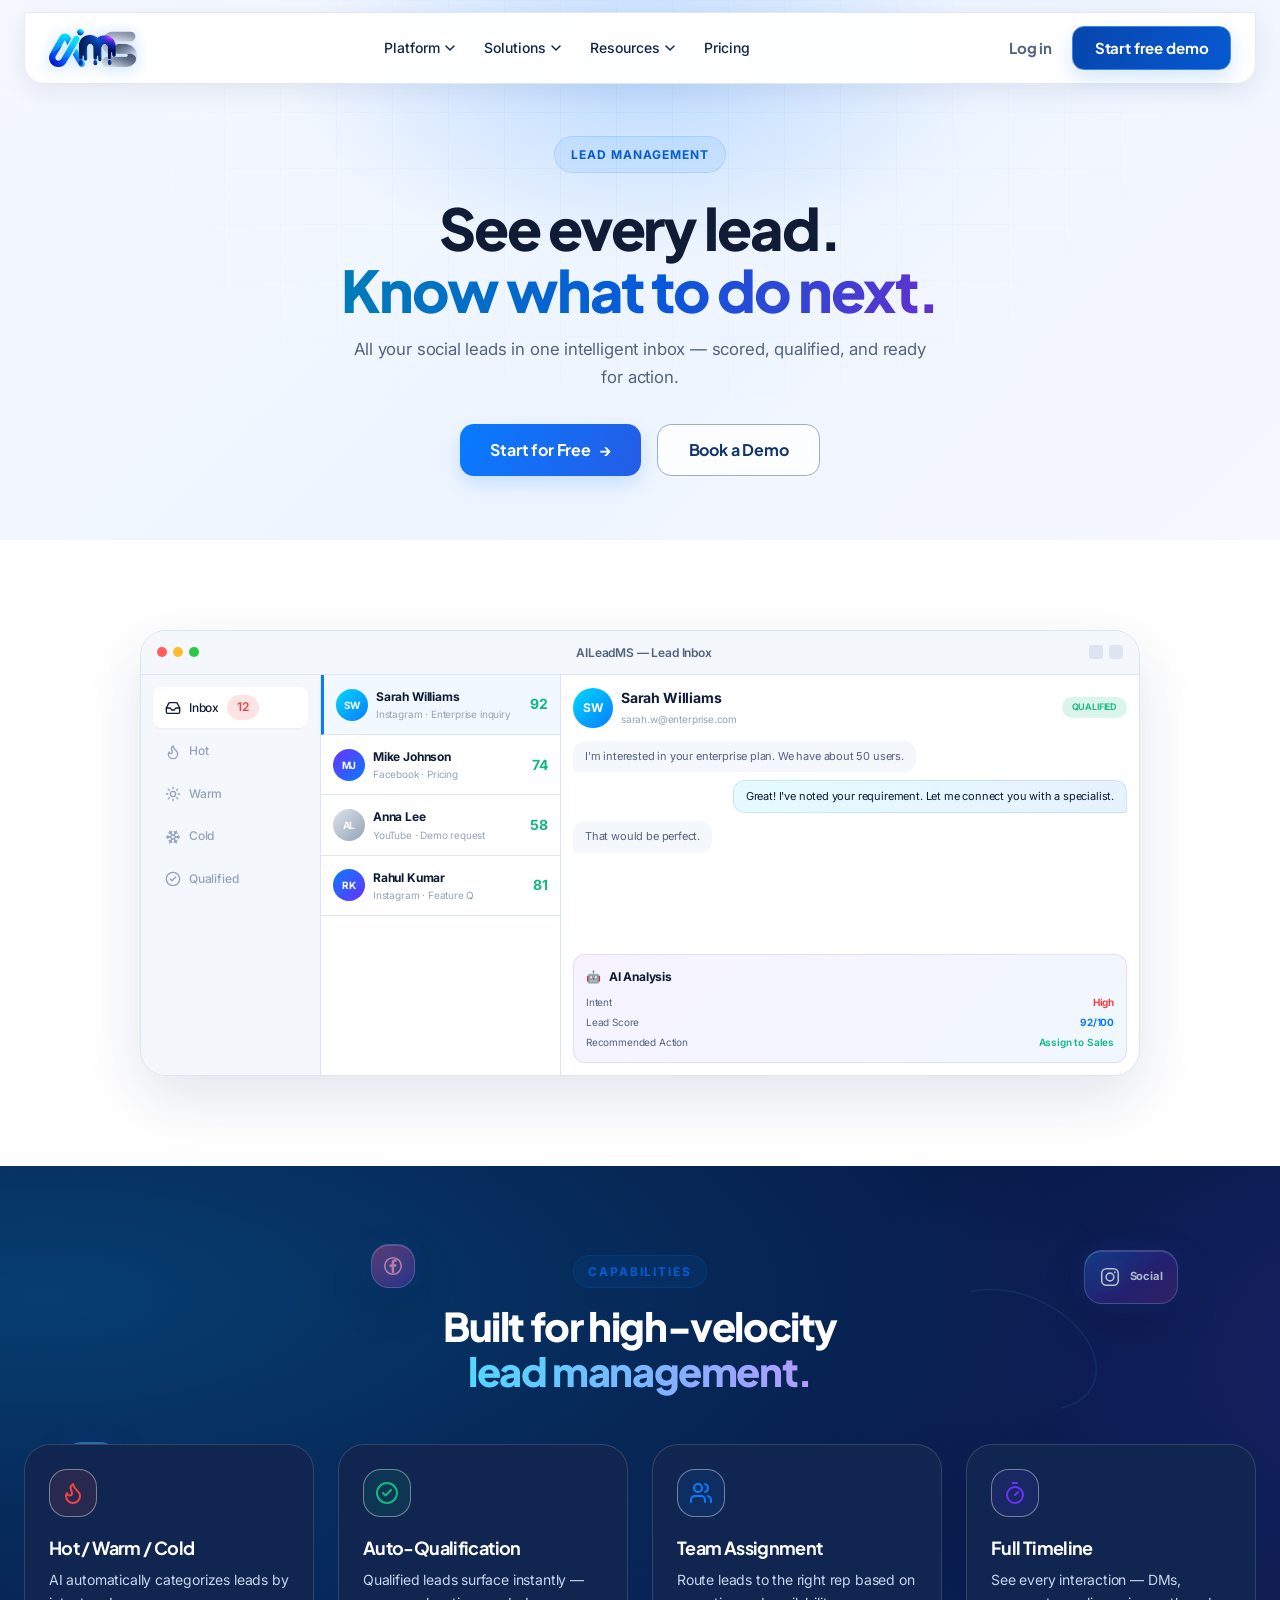
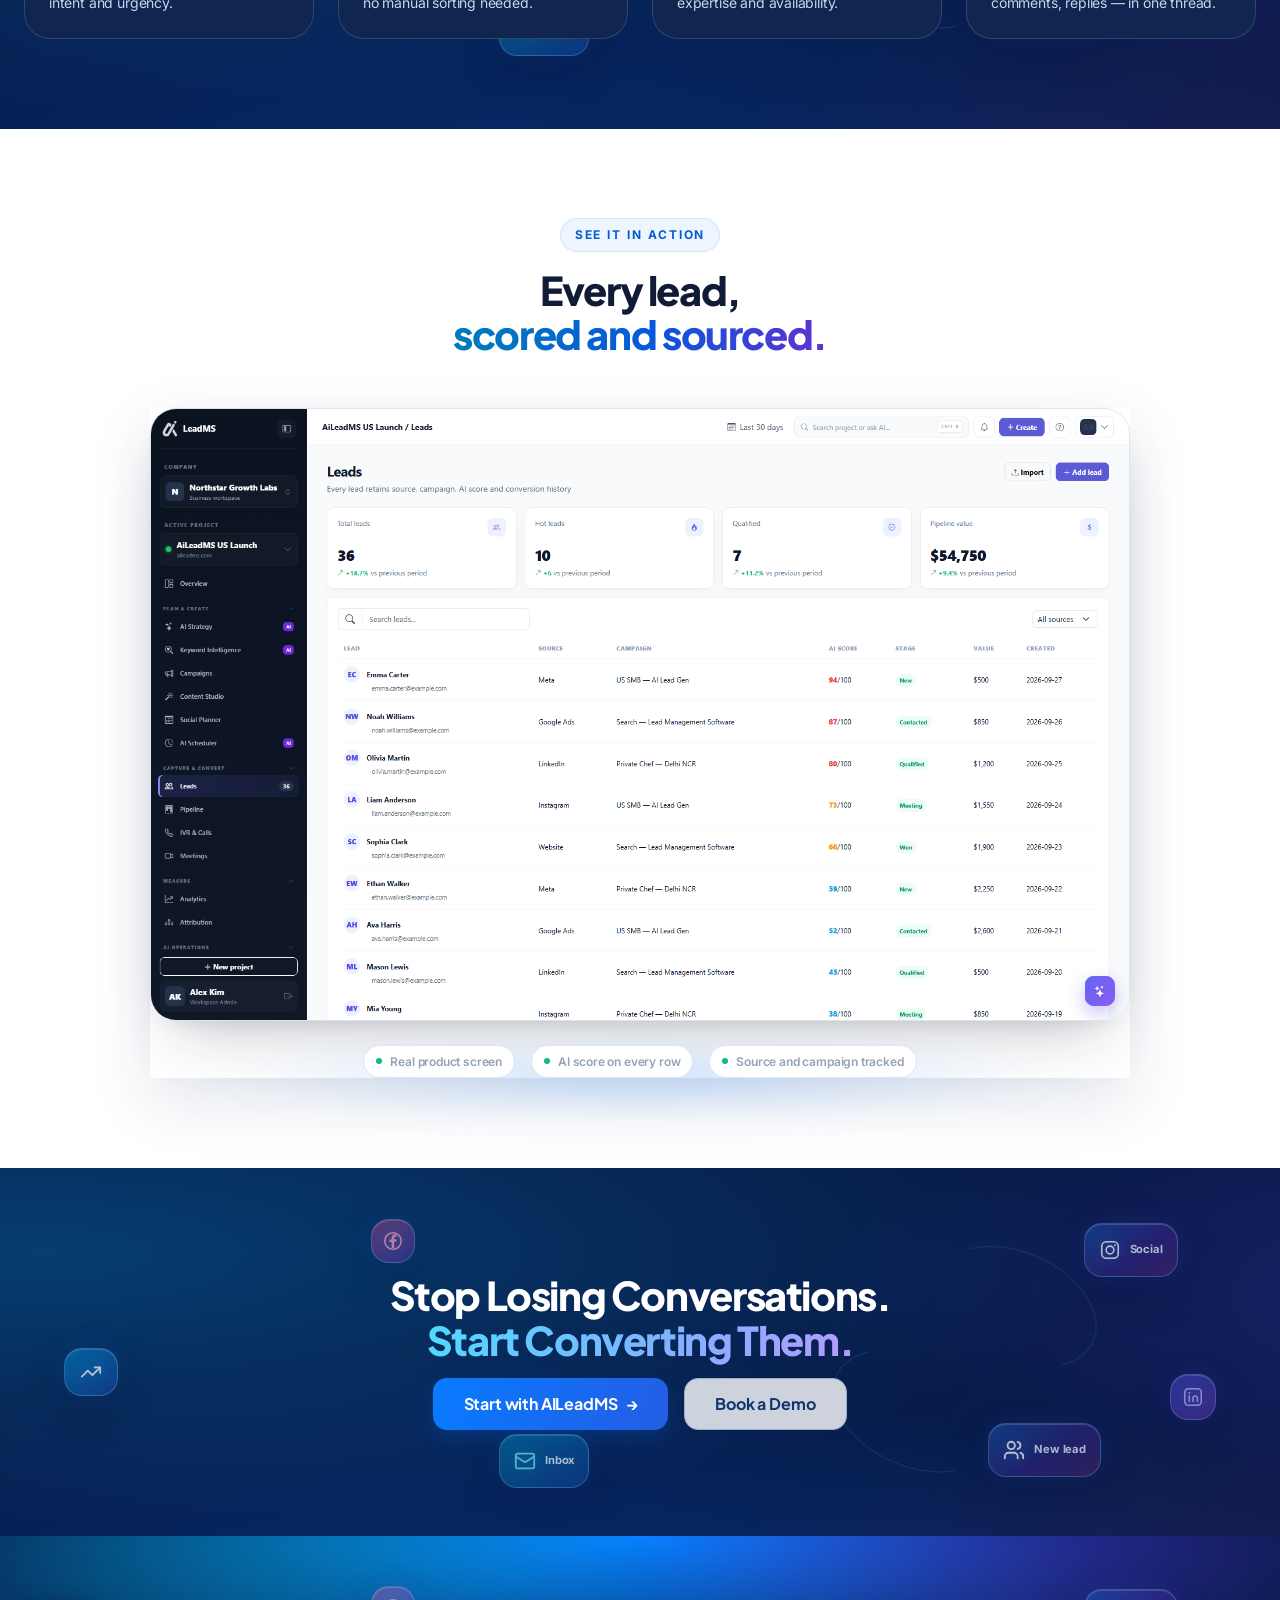
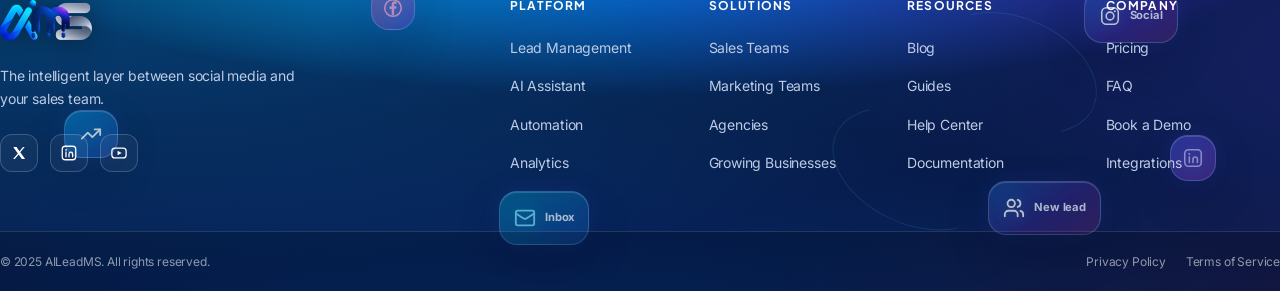
<file: lead-management.html>
<!DOCTYPE html>
<html lang="en">
<head>
    <meta charset="UTF-8">
    <script>document.documentElement.classList.add('js');</script>
    <meta name="viewport" content="width=device-width, initial-scale=1.0">
    <title>Lead Management — AILeadMS</title>
    <meta name="description" content="See every lead. Know what to do next. AILeadMS lead management unifies your social leads with AI scoring, status tracking, and assignment.">
    <link rel="canonical" href="https://aileadms.com/lead-management">
    <link rel="preconnect" href="https://fonts.googleapis.com">
    <link href="https://fonts.googleapis.com/css2?family=Inter:opsz,wght@14..32,400;14..32,500;14..32,600;14..32,700;14..32,800&family=Plus+Jakarta+Sans:opsz,wght@7..40,600;7..40,700;7..40,800&display=swap" rel="stylesheet">
    <link rel="stylesheet" href="css/variables.css">
    <link rel="stylesheet" href="css/base.css">
    <link rel="stylesheet" href="css/components.css">
    <link rel="stylesheet" href="css/navbar.css">
    <link rel="stylesheet" href="css/hero.css">
    <link rel="stylesheet" href="css/sections.css">
    <link rel="stylesheet" href="css/animations.css">
    <link rel="stylesheet" href="css/responsive.css">
    <link rel="icon" type="image/png" href="assets/logo/aileadms-logo.png">
    <link rel="stylesheet" href="css/brand-polish.css">
    <link rel="stylesheet" href="css/mobile.css">
</head>
<body>
    <!-- icon-sprite -->
    <svg class="svg-sprite" aria-hidden="true" focusable="false" xmlns="http://www.w3.org/2000/svg"><symbol id="ico-alarm-clock" viewBox="0 0 24 24" fill="none" stroke="currentColor" stroke-width="2" stroke-linecap="round" stroke-linejoin="round"><circle cx="12" cy="13" r="8" /><path d="M12 9v4l2 2" /><path d="M5 3 2 6" /><path d="m22 6-3-3" /><path d="M6.38 18.7 4 21" /><path d="M17.64 18.67 20 21" /></symbol><symbol id="ico-award" viewBox="0 0 24 24" fill="none" stroke="currentColor" stroke-width="2" stroke-linecap="round" stroke-linejoin="round"><path d="m15.477 12.89 1.515 8.526a.5.5 0 0 1-.81.47l-3.58-2.687a1 1 0 0 0-1.197 0l-3.586 2.686a.5.5 0 0 1-.81-.469l1.514-8.526" /><circle cx="12" cy="8" r="6" /></symbol><symbol id="ico-badge-check" viewBox="0 0 24 24" fill="none" stroke="currentColor" stroke-width="2" stroke-linecap="round" stroke-linejoin="round"><path d="M3.85 8.62a4 4 0 0 1 4.78-4.77 4 4 0 0 1 6.74 0 4 4 0 0 1 4.78 4.78 4 4 0 0 1 0 6.74 4 4 0 0 1-4.77 4.78 4 4 0 0 1-6.75 0 4 4 0 0 1-4.78-4.77 4 4 0 0 1 0-6.76Z" /><path d="m16 9-5.5 5.5L8 12" /></symbol><symbol id="ico-bell" viewBox="0 0 24 24" fill="none" stroke="currentColor" stroke-width="2" stroke-linecap="round" stroke-linejoin="round"><path d="M10.268 21a2 2 0 0 0 3.464 0" /><path d="M3.262 15.326A1 1 0 0 0 4 17h16a1 1 0 0 0 .74-1.673C19.41 13.956 18 12.499 18 8A6 6 0 0 0 6 8c0 4.499-1.411 5.956-2.738 7.326" /></symbol><symbol id="ico-bell-off" viewBox="0 0 24 24" fill="none" stroke="currentColor" stroke-width="2" stroke-linecap="round" stroke-linejoin="round"><path d="M10.268 21a2 2 0 0 0 3.464 0" /><path d="M17 17H4a1 1 0 0 1-.74-1.673C4.59 13.956 6 12.499 6 8a6 6 0 0 1 .258-1.742" /><path d="m2 2 20 20" /><path d="M8.668 3.01A6 6 0 0 1 18 8c0 2.687.77 4.653 1.707 6.05" /></symbol><symbol id="ico-blocks" viewBox="0 0 24 24" fill="none" stroke="currentColor" stroke-width="2" stroke-linecap="round" stroke-linejoin="round"><path d="M10 22V7a1 1 0 0 0-1-1H4a2 2 0 0 0-2 2v12a2 2 0 0 0 2 2h12a2 2 0 0 0 2-2v-5a1 1 0 0 0-1-1H2" /><rect x="14" y="2" width="8" height="8" rx="1" /></symbol><symbol id="ico-book-open" viewBox="0 0 24 24" fill="none" stroke="currentColor" stroke-width="2" stroke-linecap="round" stroke-linejoin="round"><path d="M12 5v16" /><path d="M20.001 19A2 2 0 0022 17V5a2 2 0 00-1.999-2L16 3.002A5 5 0 0012 5a5 5 0 00-4-2H4a2 2 0 00-2 2v12a2 2 0 001.999 2H8a5 5 0 014 2 5 5 0 014-2z" /></symbol><symbol id="ico-bookmark" viewBox="0 0 24 24" fill="none" stroke="currentColor" stroke-width="2" stroke-linecap="round" stroke-linejoin="round"><path d="M17 3a2 2 0 0 1 2 2v15a1 1 0 0 1-1.496.868l-4.512-2.578a2 2 0 0 0-1.984 0l-4.512 2.578A1 1 0 0 1 5 20V5a2 2 0 0 1 2-2z" /></symbol><symbol id="ico-bot" viewBox="0 0 24 24" fill="none" stroke="currentColor" stroke-width="2" stroke-linecap="round" stroke-linejoin="round"><path d="M12 8V4H8" /><rect width="16" height="12" x="4" y="8" rx="2" /><path d="M2 14h2" /><path d="M20 14h2" /><path d="M15 13v2" /><path d="M9 13v2" /></symbol><symbol id="ico-brain" viewBox="0 0 24 24" fill="none" stroke="currentColor" stroke-width="2" stroke-linecap="round" stroke-linejoin="round"><path d="M12 18V5" /><path d="M15 13a4.17 4.17 0 0 1-3-4 4.17 4.17 0 0 1-3 4" /><path d="M17.598 6.5A3 3 0 1 0 12 5a3 3 0 1 0-5.598 1.5" /><path d="M17.997 5.125a4 4 0 0 1 2.526 5.77" /><path d="M18 18a4 4 0 0 0 2-7.464" /><path d="M19.967 17.483A4 4 0 1 1 12 18a4 4 0 1 1-7.967-.517" /><path d="M6 18a4 4 0 0 1-2-7.464" /><path d="M6.003 5.125a4 4 0 0 0-2.526 5.77" /></symbol><symbol id="ico-briefcase" viewBox="0 0 24 24" fill="none" stroke="currentColor" stroke-width="2" stroke-linecap="round" stroke-linejoin="round"><path d="M16 20V4a2 2 0 0 0-2-2h-4a2 2 0 0 0-2 2v16" /><rect width="20" height="14" x="2" y="6" rx="2" /></symbol><symbol id="ico-building-2" viewBox="0 0 24 24" fill="none" stroke="currentColor" stroke-width="2" stroke-linecap="round" stroke-linejoin="round"><path d="M10 12h4" /><path d="M10 8h4" /><path d="M14 21v-3a2 2 0 0 0-4 0v3" /><path d="M6 10H4a2 2 0 0 0-2 2v7a2 2 0 0 0 2 2h16a2 2 0 0 0 2-2V9a2 2 0 0 0-2-2h-2" /><path d="M6 21V5a2 2 0 0 1 2-2h8a2 2 0 0 1 2 2v16" /></symbol><symbol id="ico-calendar" viewBox="0 0 24 24" fill="none" stroke="currentColor" stroke-width="2" stroke-linecap="round" stroke-linejoin="round"><path d="M8 2v3" /><path d="M16 2v3" /><rect x="3" y="3" width="18" height="18" rx="2" /><path d="M3 9h18" /></symbol><symbol id="ico-calendar-days" viewBox="0 0 24 24" fill="none" stroke="currentColor" stroke-width="2" stroke-linecap="round" stroke-linejoin="round"><path d="M8 2v3" /><path d="M16 2v3" /><rect x="3" y="3" width="18" height="18" rx="2" /><path d="M3 9h18" /><path d="M8 13h.01" /><path d="M12 13h.01" /><path d="M16 13h.01" /><path d="M8 17h.01" /><path d="M12 17h.01" /><path d="M16 17h.01" /></symbol><symbol id="ico-camera" viewBox="0 0 24 24" fill="none" stroke="currentColor" stroke-width="2" stroke-linecap="round" stroke-linejoin="round"><path d="M13.997 4a2 2 0 0 1 1.76 1.05l.486.9A2 2 0 0 0 18.003 7H20a2 2 0 0 1 2 2v9a2 2 0 0 1-2 2H4a2 2 0 0 1-2-2V9a2 2 0 0 1 2-2h1.997a2 2 0 0 0 1.759-1.048l.489-.904A2 2 0 0 1 10.004 4z" /><circle cx="12" cy="13" r="3" /></symbol><symbol id="ico-chart-column" viewBox="0 0 24 24" fill="none" stroke="currentColor" stroke-width="2" stroke-linecap="round" stroke-linejoin="round"><path d="M3 3v16a2 2 0 0 0 2 2h16" /><path d="M18 17V9" /><path d="M13 17V5" /><path d="M8 17v-3" /></symbol><symbol id="ico-circle-alert" viewBox="0 0 24 24" fill="none" stroke="currentColor" stroke-width="2" stroke-linecap="round" stroke-linejoin="round"><circle cx="12" cy="12" r="10" /><line x1="12" x2="12" y1="8" y2="12" /><line x1="12" x2="12.01" y1="16" y2="16" /></symbol><symbol id="ico-circle-check" viewBox="0 0 24 24" fill="none" stroke="currentColor" stroke-width="2" stroke-linecap="round" stroke-linejoin="round"><circle cx="12" cy="12" r="10" /><path d="m16 9-5.5 5.5L8 12" /></symbol><symbol id="ico-circle-help" viewBox="0 0 24 24" fill="none" stroke="currentColor" stroke-width="2" stroke-linecap="round" stroke-linejoin="round"><circle cx="12" cy="12" r="10" /><path d="M9.09 9a3 3 0 0 1 5.83 1c0 2-3 3-3 3" /><path d="M12 17h.01" /></symbol><symbol id="ico-clock" viewBox="0 0 24 24" fill="none" stroke="currentColor" stroke-width="2" stroke-linecap="round" stroke-linejoin="round"><circle cx="12" cy="12" r="10" /><path d="M12 6v6l4 2" /></symbol><symbol id="ico-command" viewBox="0 0 24 24" fill="none" stroke="currentColor" stroke-width="2" stroke-linecap="round" stroke-linejoin="round"><path d="M15 6v12a3 3 0 1 0 3-3H6a3 3 0 1 0 3 3V6a3 3 0 1 0-3 3h12a3 3 0 1 0-3-3" /></symbol><symbol id="ico-contact" viewBox="0 0 24 24" fill="none" stroke="currentColor" stroke-width="2" stroke-linecap="round" stroke-linejoin="round"><path d="M16 2v2" /><path d="M7 21v-2a2 2 0 012-2h6a2 2 0 012 2v2" /><path d="M8 2v2" /><circle cx="12" cy="10" r="3" /><rect x="3" y="3" width="18" height="18" rx="2" /></symbol><symbol id="ico-credit-card" viewBox="0 0 24 24" fill="none" stroke="currentColor" stroke-width="2" stroke-linecap="round" stroke-linejoin="round"><rect width="20" height="14" x="2" y="5" rx="2" /><line x1="2" x2="22" y1="10" y2="10" /><path d="M6 14h2" /></symbol><symbol id="ico-dollar-sign" viewBox="0 0 24 24" fill="none" stroke="currentColor" stroke-width="2" stroke-linecap="round" stroke-linejoin="round"><line x1="12" x2="12" y1="2" y2="22" /><path d="M17 5H9.5a3.5 3.5 0 0 0 0 7h5a3.5 3.5 0 0 1 0 7H6" /></symbol><symbol id="ico-facebook" viewBox="0 0 24 24" fill="none" stroke="currentColor" stroke-width="1.7" stroke-linecap="round" stroke-linejoin="round"><circle cx="12" cy="12" r="9"/><path fill="currentColor" stroke="none" d="M13.2 19.6v-6.7h2.2l.4-2.7h-2.6V8.55c0-.78.28-1.3 1.36-1.3h1.4V4.85c-.24-.03-1.07-.1-2.03-.1-2.01 0-3.39 1.23-3.39 3.48v2.07H8.2v2.7h2.34v6.7z"/></symbol><symbol id="ico-fast-forward" viewBox="0 0 24 24" fill="none" stroke="currentColor" stroke-width="2" stroke-linecap="round" stroke-linejoin="round"><path d="M12 6a2 2 0 0 1 3.414-1.414l6 6a2 2 0 0 1 0 2.828l-6 6A2 2 0 0 1 12 18z" /><path d="M2 6a2 2 0 0 1 3.414-1.414l6 6a2 2 0 0 1 0 2.828l-6 6A2 2 0 0 1 2 18z" /></symbol><symbol id="ico-file-text" viewBox="0 0 24 24" fill="none" stroke="currentColor" stroke-width="2" stroke-linecap="round" stroke-linejoin="round"><path d="M6 22a2 2 0 0 1-2-2V4a2 2 0 0 1 2-2h8a2.4 2.4 0 0 1 1.704.706l3.588 3.588A2.4 2.4 0 0 1 20 8v12a2 2 0 0 1-2 2z" /><path d="M14 2v5a1 1 0 0 0 1 1h5" /><path d="M10 9H8" /><path d="M16 13H8" /><path d="M16 17H8" /></symbol><symbol id="ico-flag" viewBox="0 0 24 24" fill="none" stroke="currentColor" stroke-width="2" stroke-linecap="round" stroke-linejoin="round"><path d="M4 22V4a1 1 0 0 1 .4-.8A6 6 0 0 1 8 2c3 0 5 2 7.333 2q2 0 3.067-.8A1 1 0 0 1 20 4v10a1 1 0 0 1-.4.8A6 6 0 0 1 16 16c-3 0-5-2-8-2a6 6 0 0 0-4 1.528" /></symbol><symbol id="ico-flame" viewBox="0 0 24 24" fill="none" stroke="currentColor" stroke-width="2" stroke-linecap="round" stroke-linejoin="round"><path d="M12 3q1 4 4 6.5t3 5.5a1 1 0 0 1-14 0 5 5 0 0 1 1-3 1 1 0 0 0 5 0c0-2-1.5-3-1.5-5q0-2 2.5-4" /></symbol><symbol id="ico-folder" viewBox="0 0 24 24" fill="none" stroke="currentColor" stroke-width="2" stroke-linecap="round" stroke-linejoin="round"><path d="M20 20a2 2 0 0 0 2-2V8a2 2 0 0 0-2-2h-7.9a2 2 0 0 1-1.69-.9L9.6 3.9A2 2 0 0 0 7.93 3H4a2 2 0 0 0-2 2v13a2 2 0 0 0 2 2Z" /></symbol><symbol id="ico-gauge" viewBox="0 0 24 24" fill="none" stroke="currentColor" stroke-width="2" stroke-linecap="round" stroke-linejoin="round"><path d="m12 14 4-4" /><path d="M3.34 19a10 10 0 1 1 17.32 0" /></symbol><symbol id="ico-git-branch" viewBox="0 0 24 24" fill="none" stroke="currentColor" stroke-width="2" stroke-linecap="round" stroke-linejoin="round"><path d="M15 6a9 9 0 0 0-9 9V3" /><circle cx="18" cy="6" r="3" /><circle cx="6" cy="18" r="3" /></symbol><symbol id="ico-globe" viewBox="0 0 24 24" fill="none" stroke="currentColor" stroke-width="2" stroke-linecap="round" stroke-linejoin="round"><circle cx="12" cy="12" r="10" /><path d="M12 2a14.5 14.5 0 0 0 0 20 14.5 14.5 0 0 0 0-20" /><path d="M2 12h20" /></symbol><symbol id="ico-handshake" viewBox="0 0 24 24" fill="none" stroke="currentColor" stroke-width="2" stroke-linecap="round" stroke-linejoin="round"><path d="m11 17 2 2a1 1 0 1 0 3-3" /><path d="m14 14 2.5 2.5a1 1 0 1 0 3-3l-3.88-3.88a3 3 0 0 0-4.24 0l-.88.88a1 1 0 1 1-3-3l2.81-2.81a5.79 5.79 0 0 1 7.06-.87l.47.28a2 2 0 0 0 1.42.25L21 4" /><path d="m21 3 1 11h-2" /><path d="M3 3 2 14l6.5 6.5a1 1 0 1 0 3-3" /><path d="M3 4h8" /></symbol><symbol id="ico-image" viewBox="0 0 24 24" fill="none" stroke="currentColor" stroke-width="2" stroke-linecap="round" stroke-linejoin="round"><rect width="18" height="18" x="3" y="3" rx="2" ry="2" /><circle cx="9" cy="9" r="2" /><path d="m21 15-3.086-3.086a2 2 0 0 0-2.828 0L6 21" /></symbol><symbol id="ico-inbox" viewBox="0 0 24 24" fill="none" stroke="currentColor" stroke-width="2" stroke-linecap="round" stroke-linejoin="round"><polyline points="22 12 16 12 14 15 10 15 8 12 2 12" /><path d="M5.45 5.11 2 12v6a2 2 0 0 0 2 2h16a2 2 0 0 0 2-2v-6l-3.45-6.89A2 2 0 0 0 16.76 4H7.24a2 2 0 0 0-1.79 1.11z" /></symbol><symbol id="ico-instagram" viewBox="0 0 24 24" fill="none" stroke="currentColor" stroke-width="1.7" stroke-linecap="round" stroke-linejoin="round"><rect x="3" y="3" width="18" height="18" rx="5"/><circle cx="12" cy="12" r="4.2"/><circle cx="17.3" cy="6.7" r="1.1" fill="currentColor" stroke="none"/></symbol><symbol id="ico-key" viewBox="0 0 24 24" fill="none" stroke="currentColor" stroke-width="2" stroke-linecap="round" stroke-linejoin="round"><path d="m2 21 9.6-9.6" /><path d="m7.5 15.5 2.3 2.3a1 1 0 0 1 0 1.4l-2.1 2.1a1 1 0 0 1-1.4 0L4 19" /><circle cx="15.5" cy="7.5" r="5.5" /></symbol><symbol id="ico-lightbulb" viewBox="0 0 24 24" fill="none" stroke="currentColor" stroke-width="2" stroke-linecap="round" stroke-linejoin="round"><path d="M15 14c.2-1 .7-1.7 1.5-2.5 1-.9 1.5-2.2 1.5-3.5A6 6 0 0 0 6 8c0 1 .2 2.2 1.5 3.5.7.7 1.3 1.5 1.5 2.5" /><path d="M9 18h6" /><path d="M10 22h4" /></symbol><symbol id="ico-link-2" viewBox="0 0 24 24" fill="none" stroke="currentColor" stroke-width="2" stroke-linecap="round" stroke-linejoin="round"><path d="M9 17H7A5 5 0 0 1 7 7h2" /><path d="M15 7h2a5 5 0 1 1 0 10h-2" /><line x1="8" x2="16" y1="12" y2="12" /></symbol><symbol id="ico-linkedin" viewBox="0 0 24 24" fill="none" stroke="currentColor" stroke-width="1.7" stroke-linecap="round" stroke-linejoin="round"><rect x="3" y="3" width="18" height="18" rx="4"/><path d="M8 10.6V17"/><circle cx="8" cy="7.7" r="1.15" fill="currentColor" stroke="none"/><path d="M12 17v-3.7a2.4 2.4 0 0 1 4.8 0V17"/></symbol><symbol id="ico-list-checks" viewBox="0 0 24 24" fill="none" stroke="currentColor" stroke-width="2" stroke-linecap="round" stroke-linejoin="round"><path d="M13 5h8" /><path d="M13 12h8" /><path d="M13 19h8" /><path d="m3 17 2 2 4-4" /><path d="m3 7 2 2 4-4" /></symbol><symbol id="ico-lock" viewBox="0 0 24 24" fill="none" stroke="currentColor" stroke-width="2" stroke-linecap="round" stroke-linejoin="round"><rect width="18" height="11" x="3" y="11" rx="2" ry="2" /><path d="M7 11V7a5 5 0 0 1 10 0v4" /></symbol><symbol id="ico-mail" viewBox="0 0 24 24" fill="none" stroke="currentColor" stroke-width="2" stroke-linecap="round" stroke-linejoin="round"><path d="m22 7-8.991 5.727a2 2 0 0 1-2.009 0L2 7" /><rect x="2" y="4" width="20" height="16" rx="2" /></symbol><symbol id="ico-map-pin" viewBox="0 0 24 24" fill="none" stroke="currentColor" stroke-width="2" stroke-linecap="round" stroke-linejoin="round"><path d="M20 10c0 4.993-5.539 10.193-7.399 11.799a1 1 0 0 1-1.202 0C9.539 20.193 4 14.993 4 10a8 8 0 0 1 16 0" /><circle cx="12" cy="10" r="3" /></symbol><symbol id="ico-megaphone" viewBox="0 0 24 24" fill="none" stroke="currentColor" stroke-width="2" stroke-linecap="round" stroke-linejoin="round"><path d="M11 6a13 13 0 0 0 8.4-2.8A1 1 0 0 1 21 4v12a1 1 0 0 1-1.6.8A13 13 0 0 0 11 14H5a2 2 0 0 1-2-2V8a2 2 0 0 1 2-2z" /><path d="M6 14a12 12 0 0 0 2.4 7.2 2 2 0 0 0 3.2-2.4A8 8 0 0 1 10 14" /><path d="M8 6v8" /></symbol><symbol id="ico-message-circle" viewBox="0 0 24 24" fill="none" stroke="currentColor" stroke-width="2" stroke-linecap="round" stroke-linejoin="round"><path d="M2.992 16.342a2 2 0 0 1 .094 1.167l-1.065 3.29a1 1 0 0 0 1.236 1.168l3.413-.998a2 2 0 0 1 1.099.092 10 10 0 1 0-4.777-4.719" /></symbol><symbol id="ico-message-square" viewBox="0 0 24 24" fill="none" stroke="currentColor" stroke-width="2" stroke-linecap="round" stroke-linejoin="round"><path d="M22 17a2 2 0 0 1-2 2H6.828a2 2 0 0 0-1.414.586l-2.202 2.202A.71.71 0 0 1 2 21.286V5a2 2 0 0 1 2-2h16a2 2 0 0 1 2 2z" /></symbol><symbol id="ico-monitor" viewBox="0 0 24 24" fill="none" stroke="currentColor" stroke-width="2" stroke-linecap="round" stroke-linejoin="round"><rect width="20" height="14" x="2" y="3" rx="2" /><line x1="8" x2="16" y1="21" y2="21" /><line x1="12" x2="12" y1="17" y2="21" /></symbol><symbol id="ico-network" viewBox="0 0 24 24" fill="none" stroke="currentColor" stroke-width="2" stroke-linecap="round" stroke-linejoin="round"><rect x="16" y="16" width="6" height="6" rx="1" /><rect x="2" y="16" width="6" height="6" rx="1" /><rect x="9" y="2" width="6" height="6" rx="1" /><path d="M5 16v-3a1 1 0 0 1 1-1h12a1 1 0 0 1 1 1v3" /><path d="M12 12V8" /></symbol><symbol id="ico-package" viewBox="0 0 24 24" fill="none" stroke="currentColor" stroke-width="2" stroke-linecap="round" stroke-linejoin="round"><path d="M11 21.73a2 2 0 0 0 2 0l7-4A2 2 0 0 0 21 16V8a2 2 0 0 0-1-1.73l-7-4a2 2 0 0 0-2 0l-7 4A2 2 0 0 0 3 8v8a2 2 0 0 0 1 1.73z" /><path d="M12 22V12" /><polyline points="3.29 7 12 12 20.71 7" /><path d="m7.5 4.27 9 5.15" /></symbol><symbol id="ico-palette" viewBox="0 0 24 24" fill="none" stroke="currentColor" stroke-width="2" stroke-linecap="round" stroke-linejoin="round"><path d="M12 22a1 1 0 0 1 0-20 10 9 0 0 1 10 9 5 5 0 0 1-5 5h-2.25a1.75 1.75 0 0 0-1.4 2.8l.3.4a1.75 1.75 0 0 1-1.4 2.8z" /><circle cx="13.5" cy="6.5" r=".5" fill="currentColor" /><circle cx="17.5" cy="10.5" r=".5" fill="currentColor" /><circle cx="6.5" cy="12.5" r=".5" fill="currentColor" /><circle cx="8.5" cy="7.5" r=".5" fill="currentColor" /></symbol><symbol id="ico-pen-line" viewBox="0 0 24 24" fill="none" stroke="currentColor" stroke-width="2" stroke-linecap="round" stroke-linejoin="round"><path d="M13 21h8" /><path d="M21.174 6.812a1 1 0 0 0-3.986-3.987L3.842 16.174a2 2 0 0 0-.5.83l-1.321 4.352a.5.5 0 0 0 .623.622l4.353-1.32a2 2 0 0 0 .83-.497z" /></symbol><symbol id="ico-puzzle" viewBox="0 0 24 24" fill="none" stroke="currentColor" stroke-width="2" stroke-linecap="round" stroke-linejoin="round"><path d="M15.39 4.39a1 1 0 0 0 1.68-.474 2.5 2.5 0 1 1 3.014 3.015 1 1 0 0 0-.474 1.68l1.683 1.682a2.414 2.414 0 0 1 0 3.414L19.61 15.39a1 1 0 0 1-1.68-.474 2.5 2.5 0 1 0-3.014 3.015 1 1 0 0 1 .474 1.68l-1.683 1.682a2.414 2.414 0 0 1-3.414 0L8.61 19.61a1 1 0 0 0-1.68.474 2.5 2.5 0 1 1-3.014-3.015 1 1 0 0 0 .474-1.68l-1.683-1.682a2.414 2.414 0 0 1 0-3.414L4.39 8.61a1 1 0 0 1 1.68.474 2.5 2.5 0 1 0 3.014-3.015 1 1 0 0 1-.474-1.68l1.683-1.682a2.414 2.414 0 0 1 3.414 0z" /></symbol><symbol id="ico-refresh-cw" viewBox="0 0 24 24" fill="none" stroke="currentColor" stroke-width="2" stroke-linecap="round" stroke-linejoin="round"><path d="M3 12a9 9 0 0 1 9-9 9.75 9.75 0 0 1 6.74 2.74L21 8" /><path d="M21 3v5h-5" /><path d="M21 12a9 9 0 0 1-9 9 9.75 9.75 0 0 1-6.74-2.74L3 16" /><path d="M8 16H3v5" /></symbol><symbol id="ico-rocket" viewBox="0 0 24 24" fill="none" stroke="currentColor" stroke-width="2" stroke-linecap="round" stroke-linejoin="round"><path d="M12 15v5s3.03-.55 4-2c1.08-1.62 0-5 0-5" /><path d="M4.5 16.5c-1.5 1.26-2 5-2 5s3.74-.5 5-2c.71-.84.7-2.13-.09-2.91a2.18 2.18 0 0 0-2.91-.09" /><path d="M9 12a22 22 0 0 1 2-3.95A12.88 12.88 0 0 1 22 2c0 2.72-.78 7.5-6 11a22.4 22.4 0 0 1-4 2z" /><path d="M9 12H4s.55-3.03 2-4c1.62-1.08 5 .05 5 .05" /></symbol><symbol id="ico-route" viewBox="0 0 24 24" fill="none" stroke="currentColor" stroke-width="2" stroke-linecap="round" stroke-linejoin="round"><circle cx="6" cy="19" r="3" /><path d="M9 19h8.5a3.5 3.5 0 0 0 0-7h-11a3.5 3.5 0 0 1 0-7H15" /><circle cx="18" cy="5" r="3" /></symbol><symbol id="ico-search" viewBox="0 0 24 24" fill="none" stroke="currentColor" stroke-width="2" stroke-linecap="round" stroke-linejoin="round"><path d="m21 21-4.34-4.34" /><circle cx="11" cy="11" r="8" /></symbol><symbol id="ico-settings" viewBox="0 0 24 24" fill="none" stroke="currentColor" stroke-width="2" stroke-linecap="round" stroke-linejoin="round"><path d="M9.671 4.136a2.34 2.34 0 0 1 4.659 0 2.34 2.34 0 0 0 3.319 1.915 2.34 2.34 0 0 1 2.33 4.033 2.34 2.34 0 0 0 0 3.831 2.34 2.34 0 0 1-2.33 4.033 2.34 2.34 0 0 0-3.319 1.915 2.34 2.34 0 0 1-4.659 0 2.34 2.34 0 0 0-3.32-1.915 2.34 2.34 0 0 1-2.33-4.033 2.34 2.34 0 0 0 0-3.831A2.34 2.34 0 0 1 6.35 6.051a2.34 2.34 0 0 0 3.319-1.915" /><circle cx="12" cy="12" r="3" /></symbol><symbol id="ico-shield" viewBox="0 0 24 24" fill="none" stroke="currentColor" stroke-width="2" stroke-linecap="round" stroke-linejoin="round"><path d="M20 13c0 5-3.5 7.5-7.66 8.95a1 1 0 0 1-.67-.01C7.5 20.5 4 18 4 13V6a1 1 0 0 1 1-1c2 0 4.5-1.2 6.24-2.72a1.17 1.17 0 0 1 1.52 0C14.51 3.81 17 5 19 5a1 1 0 0 1 1 1z" /></symbol><symbol id="ico-slack" viewBox="0 0 24 24" fill="none" stroke="currentColor" stroke-width="1.7" stroke-linecap="round" stroke-linejoin="round"><path d="M9 3.5a1.7 1.7 0 1 1 3.4 0V12a1.7 1.7 0 1 1-3.4 0z"/><path d="M15.7 9a1.7 1.7 0 1 1 0 3.4H7.3a1.7 1.7 0 1 1 0-3.4z" transform="translate(0 -2)"/><path d="M20.5 15a1.7 1.7 0 1 1-3.4 0V6.5a1.7 1.7 0 1 1 3.4 0z"/><path d="M3.5 18.5a1.7 1.7 0 1 1 0-3.4H12a1.7 1.7 0 1 1 0 3.4z"/></symbol><symbol id="ico-smartphone" viewBox="0 0 24 24" fill="none" stroke="currentColor" stroke-width="2" stroke-linecap="round" stroke-linejoin="round"><rect width="14" height="20" x="5" y="2" rx="2" ry="2" /><path d="M12 18h.01" /></symbol><symbol id="ico-snowflake" viewBox="0 0 24 24" fill="none" stroke="currentColor" stroke-width="2" stroke-linecap="round" stroke-linejoin="round"><path d="m10 20-1.25-2.5L6 18" /><path d="M10 4 8.75 6.5 6 6" /><path d="m14 20 1.25-2.5L18 18" /><path d="m14 4 1.25 2.5L18 6" /><path d="m17 21-3-6h-4" /><path d="m17 3-3 6 1.5 3" /><path d="M2 12h6.5L10 9" /><path d="m20 10-1.5 2 1.5 2" /><path d="M22 12h-6.5L14 15" /><path d="m4 10 1.5 2L4 14" /><path d="m7 21 3-6-1.5-3" /><path d="m7 3 3 6h4" /></symbol><symbol id="ico-sparkles" viewBox="0 0 24 24" fill="none" stroke="currentColor" stroke-width="2" stroke-linecap="round" stroke-linejoin="round"><path d="M11.017 2.814a1 1 0 0 1 1.966 0l1.051 5.558a2 2 0 0 0 1.594 1.594l5.558 1.051a1 1 0 0 1 0 1.966l-5.558 1.051a2 2 0 0 0-1.594 1.594l-1.051 5.558a1 1 0 0 1-1.966 0l-1.051-5.558a2 2 0 0 0-1.594-1.594l-5.558-1.051a1 1 0 0 1 0-1.966l5.558-1.051a2 2 0 0 0 1.594-1.594z" /><path d="M20 2v4" /><path d="M22 4h-4" /><circle cx="4" cy="20" r="2" /></symbol><symbol id="ico-split" viewBox="0 0 24 24" fill="none" stroke="currentColor" stroke-width="2" stroke-linecap="round" stroke-linejoin="round"><path d="M16 3h5v5" /><path d="M8 3H3v5" /><path d="M12 22v-8.3a4 4 0 0 0-1.172-2.872L3 3" /><path d="m15 9 6-6" /></symbol><symbol id="ico-square-kanban" viewBox="0 0 24 24" fill="none" stroke="currentColor" stroke-width="2" stroke-linecap="round" stroke-linejoin="round"><rect width="18" height="18" x="3" y="3" rx="2" /><path d="M8 7v7" /><path d="M12 7v4" /><path d="M16 7v9" /></symbol><symbol id="ico-star" viewBox="0 0 24 24" fill="none" stroke="currentColor" stroke-width="2" stroke-linecap="round" stroke-linejoin="round"><path d="M11.525 2.295a.53.53 0 0 1 .95 0l2.31 4.679a2.123 2.123 0 0 0 1.595 1.16l5.166.756a.53.53 0 0 1 .294.904l-3.736 3.638a2.123 2.123 0 0 0-.611 1.878l.882 5.14a.53.53 0 0 1-.771.56l-4.618-2.428a2.122 2.122 0 0 0-1.973 0L6.396 21.01a.53.53 0 0 1-.77-.56l.881-5.139a2.122 2.122 0 0 0-.611-1.879L2.16 9.795a.53.53 0 0 1 .294-.906l5.165-.755a2.122 2.122 0 0 0 1.597-1.16z" /></symbol><symbol id="ico-sun" viewBox="0 0 24 24" fill="none" stroke="currentColor" stroke-width="2" stroke-linecap="round" stroke-linejoin="round"><circle cx="12" cy="12" r="4" /><path d="M12 2v2" /><path d="M12 20v2" /><path d="m4.93 4.93 1.41 1.41" /><path d="m17.66 17.66 1.41 1.41" /><path d="M2 12h2" /><path d="M20 12h2" /><path d="m6.34 17.66-1.41 1.41" /><path d="m19.07 4.93-1.41 1.41" /></symbol><symbol id="ico-table" viewBox="0 0 24 24" fill="none" stroke="currentColor" stroke-width="2" stroke-linecap="round" stroke-linejoin="round"><path d="M12 3v18" /><rect width="18" height="18" x="3" y="3" rx="2" /><path d="M3 9h18" /><path d="M3 15h18" /></symbol><symbol id="ico-target" viewBox="0 0 24 24" fill="none" stroke="currentColor" stroke-width="2" stroke-linecap="round" stroke-linejoin="round"><circle cx="12" cy="12" r="10" /><circle cx="12" cy="12" r="6" /><circle cx="12" cy="12" r="2" /></symbol><symbol id="ico-tiktok" viewBox="0 0 24 24" fill="none" stroke="currentColor" stroke-width="1.7" stroke-linecap="round" stroke-linejoin="round"><path d="M14.6 3.2v10.4a3.8 3.8 0 1 1-3.8-3.8c.32 0 .63.04.92.12"/><path d="M14.6 6.4a5.7 5.7 0 0 0 5.5 2.9"/></symbol><symbol id="ico-timer" viewBox="0 0 24 24" fill="none" stroke="currentColor" stroke-width="2" stroke-linecap="round" stroke-linejoin="round"><line x1="10" x2="14" y1="2" y2="2" /><line x1="12" x2="15" y1="14" y2="11" /><circle cx="12" cy="14" r="8" /></symbol><symbol id="ico-trending-down" viewBox="0 0 24 24" fill="none" stroke="currentColor" stroke-width="2" stroke-linecap="round" stroke-linejoin="round"><path d="M16 17h6v-6" /><path d="m22 17-8.5-8.5-5 5L2 7" /></symbol><symbol id="ico-trending-up" viewBox="0 0 24 24" fill="none" stroke="currentColor" stroke-width="2" stroke-linecap="round" stroke-linejoin="round"><path d="M16 7h6v6" /><path d="m22 7-8.5 8.5-5-5L2 17" /></symbol><symbol id="ico-users" viewBox="0 0 24 24" fill="none" stroke="currentColor" stroke-width="2" stroke-linecap="round" stroke-linejoin="round"><path d="M16 21v-2a4 4 0 0 0-4-4H6a4 4 0 0 0-4 4v2" /><path d="M16 3.128a4 4 0 0 1 0 7.744" /><path d="M22 21v-2a4 4 0 0 0-3-3.87" /><circle cx="9" cy="7" r="4" /></symbol><symbol id="ico-video" viewBox="0 0 24 24" fill="none" stroke="currentColor" stroke-width="2" stroke-linecap="round" stroke-linejoin="round"><path d="m16 13 5.223 3.482a.5.5 0 0 0 .777-.416V7.87a.5.5 0 0 0-.752-.432L16 10.5" /><rect x="2" y="6" width="14" height="12" rx="2" /></symbol><symbol id="ico-wand-sparkles" viewBox="0 0 24 24" fill="none" stroke="currentColor" stroke-width="2" stroke-linecap="round" stroke-linejoin="round"><path d="m21.64 3.64-1.28-1.28a1.21 1.21 0 0 0-1.72 0L2.36 18.64a1.21 1.21 0 0 0 0 1.72l1.28 1.28a1.2 1.2 0 0 0 1.72 0L21.64 5.36a1.2 1.2 0 0 0 0-1.72" /><path d="m14 7 3 3" /><path d="M5 6v4" /><path d="M19 14v4" /><path d="M10 2v2" /><path d="M7 8H3" /><path d="M21 16h-4" /><path d="M11 3H9" /></symbol><symbol id="ico-whatsapp" viewBox="0 0 24 24" fill="none" stroke="currentColor" stroke-width="1.7" stroke-linecap="round" stroke-linejoin="round"><path d="M20.5 11.7a8.5 8.5 0 0 1-12.6 7.5L3.5 20.5l1.4-4.3A8.5 8.5 0 1 1 20.5 11.7z"/><path d="M9 9.4c.3 2.4 2.3 4.5 4.7 5 .6.1 1.2-.2 1.4-.8l.2-.6-1.9-1-.7.8a5.6 5.6 0 0 1-2.3-2.3l.8-.7-1-1.9-.6.2c-.6.2-.9.8-.6 1.3z"/></symbol><symbol id="ico-workflow" viewBox="0 0 24 24" fill="none" stroke="currentColor" stroke-width="2" stroke-linecap="round" stroke-linejoin="round"><rect width="8" height="8" x="3" y="3" rx="2" /><path d="M7 11v4a2 2 0 0 0 2 2h4" /><rect width="8" height="8" x="13" y="13" rx="2" /></symbol><symbol id="ico-x" viewBox="0 0 24 24" fill="none" stroke="currentColor" stroke-width="1.7" stroke-linecap="round" stroke-linejoin="round"><path fill="currentColor" stroke="none" d="M4.4 4h4.3l4 5.5L17.3 4h2.3l-5.9 6.9L20.1 20h-4.3l-4.3-5.9L6.5 20H4.2l6.2-7.3z"/></symbol><symbol id="ico-youtube" viewBox="0 0 24 24" fill="none" stroke="currentColor" stroke-width="1.7" stroke-linecap="round" stroke-linejoin="round"><rect x="2.5" y="5.5" width="19" height="13" rx="4"/><path fill="currentColor" stroke="none" d="M10.1 9.1l5.5 2.9-5.5 2.9z"/></symbol><symbol id="ico-zap" viewBox="0 0 24 24" fill="none" stroke="currentColor" stroke-width="2" stroke-linecap="round" stroke-linejoin="round"><path d="M15.914 4a1.5 1.5 0 00-2.474-1.561l-9 9A1.5 1.5 0 005.5 14h4.002a.5.5 0 01.471.666L8.086 20a1.5 1.5 0 002.475 1.56l9-9A1.5 1.5 0 0018.5 10h-3.997a.5.5 0 01-.472-.667z" /></symbol></svg>
    <a href="#main-content" class="skip-link">Skip to main content</a>

    <header class="navbar" id="navbar">
        <div class="container navbar__inner">
            <a href="index.html" class="navbar__logo" aria-label="AILeadMS Home">
                <img src="assets/logo/aileadms-logo.png" alt="AILeadMS" width="150" height="70">
            </a>

            <nav class="navbar__nav" aria-label="Main navigation">
                <ul class="navbar__menu">
                    <li class="navbar__item has-dropdown">
                        <button class="navbar__link" aria-expanded="false" aria-haspopup="true">
                            Platform
                            <svg width="12" height="12" viewBox="0 0 12 12" fill="none" aria-hidden="true"><path d="M2 4 L6 8 L10 4" stroke="currentColor" stroke-width="1.5" stroke-linecap="round"/></svg>
                        </button>
                        <div class="navbar__dropdown">
                            <a href="lead-management.html" class="dropdown__link">
                                <span class="dropdown__icon"><svg class="ico" aria-hidden="true"><use href="#ico-list-checks"></use></svg></span>
                                <span>
                                    <strong>Lead Management</strong>
                                    <small>See every lead, know what to do next</small>
                                </span>
                            </a>
                            <a href="ai-assistant.html" class="dropdown__link">
                                <span class="dropdown__icon"><svg class="ico" aria-hidden="true"><use href="#ico-bot"></use></svg></span>
                                <span>
                                    <strong>AI Assistant</strong>
                                    <small>Your AI for every conversation</small>
                                </span>
                            </a>
                            <a href="automation.html" class="dropdown__link">
                                <span class="dropdown__icon"><svg class="ico" aria-hidden="true"><use href="#ico-zap"></use></svg></span>
                                <span>
                                    <strong>Automation</strong>
                                    <small>Let AI handle the repetitive work</small>
                                </span>
                            </a>
                            <a href="analytics.html" class="dropdown__link">
                                <span class="dropdown__icon"><svg class="ico" aria-hidden="true"><use href="#ico-chart-column"></use></svg></span>
                                <span>
                                    <strong>Analytics</strong>
                                    <small>Turn conversations into intelligence</small>
                                </span>
                            </a>
                        </div>
                    </li>
                    <li class="navbar__item has-dropdown">
                        <button class="navbar__link" aria-expanded="false" aria-haspopup="true">
                            Solutions
                            <svg width="12" height="12" viewBox="0 0 12 12" fill="none" aria-hidden="true"><path d="M2 4 L6 8 L10 4" stroke="currentColor" stroke-width="1.5" stroke-linecap="round"/></svg>
                        </button>
                        <div class="navbar__dropdown">
                            <a href="solutions.html#sales" class="dropdown__link">
                                <span class="dropdown__icon"><svg class="ico" aria-hidden="true"><use href="#ico-briefcase"></use></svg></span>
                                <span><strong>Sales Teams</strong><small>Close more deals</small></span>
                            </a>
                            <a href="solutions.html#marketing" class="dropdown__link">
                                <span class="dropdown__icon"><svg class="ico" aria-hidden="true"><use href="#ico-megaphone"></use></svg></span>
                                <span><strong>Marketing Teams</strong><small>Prove social ROI</small></span>
                            </a>
                            <a href="solutions.html#agencies" class="dropdown__link">
                                <span class="dropdown__icon"><svg class="ico" aria-hidden="true"><use href="#ico-building-2"></use></svg></span>
                                <span><strong>Agencies</strong><small>Manage multiple clients</small></span>
                            </a>
                            <a href="solutions.html#growing" class="dropdown__link">
                                <span class="dropdown__icon"><svg class="ico" aria-hidden="true"><use href="#ico-rocket"></use></svg></span>
                                <span><strong>Growing Businesses</strong><small>Scale without chaos</small></span>
                            </a>
                        </div>
                    </li>
                    <li class="navbar__item has-dropdown">
                        <button class="navbar__link" aria-expanded="false" aria-haspopup="true">
                            Resources
                            <svg width="12" height="12" viewBox="0 0 12 12" fill="none" aria-hidden="true"><path d="M2 4 L6 8 L10 4" stroke="currentColor" stroke-width="1.5" stroke-linecap="round"/></svg>
                        </button>
                        <div class="navbar__dropdown">
                            <a href="resources.html#blog" class="dropdown__link">
                                <span class="dropdown__icon"><svg class="ico" aria-hidden="true"><use href="#ico-pen-line"></use></svg></span>
                                <span><strong>Blog</strong><small>Insights and best practices</small></span>
                            </a>
                            <a href="resources.html#guides" class="dropdown__link">
                                <span class="dropdown__icon"><svg class="ico" aria-hidden="true"><use href="#ico-book-open"></use></svg></span>
                                <span><strong>Guides</strong><small>Step-by-step playbooks</small></span>
                            </a>
                            <a href="resources.html#help" class="dropdown__link">
                                <span class="dropdown__icon"><svg class="ico" aria-hidden="true"><use href="#ico-circle-help"></use></svg></span>
                                <span><strong>Help Center</strong><small>Get answers fast</small></span>
                            </a>
                            <a href="resources.html#docs" class="dropdown__link">
                                <span class="dropdown__icon"><svg class="ico" aria-hidden="true"><use href="#ico-file-text"></use></svg></span>
                                <span><strong>Documentation</strong><small>Technical reference</small></span>
                            </a>
                        </div>
                    </li>
                    <li class="navbar__item"><a href="pricing.html" class="navbar__link">Pricing</a></li>
                </ul>
            </nav>

            <div class="navbar__actions">
                <a href="demo.html" class="btn btn--ghost">Log in</a>
                <a href="#demo-form" class="btn btn--primary nav-demo-trigger">Start free demo</a>
                <button class="theme-toggle" id="themeToggle" aria-label="Toggle dark mode">
                    <svg class="theme-toggle__sun" width="18" height="18" viewBox="0 0 24 24" fill="none" stroke="currentColor" stroke-width="2" stroke-linecap="round"><circle cx="12" cy="12" r="5"/><path d="M12 1v2M12 21v2M4.22 4.22l1.42 1.42M18.36 18.36l1.42 1.42M1 12h2M21 12h2M4.22 19.78l1.42-1.42M18.36 5.64l1.42-1.42"/></svg>
                    <svg class="theme-toggle__moon" width="18" height="18" viewBox="0 0 24 24" fill="none" stroke="currentColor" stroke-width="2" stroke-linecap="round"><path d="M21 12.79A9 9 0 1 1 11.21 3 7 7 0 0 0 21 12.79z"/></svg>
                </button>
                <button class="mobile-menu-btn" id="mobileMenuBtn" aria-label="Open menu" aria-expanded="false">
                    <span></span><span></span><span></span>
                </button>
            </div>
        </div>
    </header>

    <!-- Mobile Menu -->
    <div class="mobile-menu" id="mobileMenu" aria-hidden="true">
        <div class="mobile-menu__inner">
            <nav aria-label="Mobile navigation">
                <ul class="mobile-menu__list">
                    <li><a href="platform.html" class="mobile-menu__link">Platform</a></li>
                    <li><a href="solutions.html" class="mobile-menu__link">Solutions</a></li>
                    <li><a href="resources.html" class="mobile-menu__link">Resources</a></li>
                    <li><a href="pricing.html" class="mobile-menu__link">Pricing</a></li>
                    <li><a href="demo.html" class="mobile-menu__link">Log in</a></li>
                </ul>
            </nav>
            <a href="#demo-form" class="btn btn--primary btn--large mobile-menu__cta demo-trigger">Start free demo <span class="btn__arrow">→</span></a>
        </div>
    </div>

    
    

    <main id="main-content">
        <section class="page-hero">
            <div class="container">
                <span class="page-hero__badge">LEAD MANAGEMENT</span>
                <h1>See every lead.<br><span class="text-gradient">Know what to do next.</span></h1>
                <p>All your social leads in one intelligent inbox — scored, qualified, and ready for action.</p>
                <div class="page-hero__actions">
                    <a href="demo.html" class="btn btn--primary btn--large">Start for Free <span class="btn__arrow">→</span></a>
                    <a href="demo.html" class="btn btn--outline btn--large">Book a Demo</a>
                </div>
            </div>
        </section>

        <!-- LEAD DASHBOARD -->
        <section class="section">
            <div class="container">
                <div class="lead-dashboard reveal">
                    <div class="dashboard-mockup">
                        <div class="dashboard-mockup__header">
                            <div class="mockup__dots"><span></span><span></span><span></span></div>
                            <div class="mockup__title">AILeadMS — Lead Inbox</div>
                            <div class="mockup__actions"><span></span><span></span></div>
                        </div>
                        <div class="dashboard-mockup__body">
                            <div class="mockup__sidebar">
                                <div class="mockup__nav-item active"><span class="nav-icon"><svg class="ico" aria-hidden="true"><use href="#ico-inbox"></use></svg></span> Inbox <span class="badge badge--hot">12</span></div>
                                <div class="mockup__nav-item"><span class="nav-icon"><svg class="ico" aria-hidden="true"><use href="#ico-flame"></use></svg></span> Hot</div>
                                <div class="mockup__nav-item"><span class="nav-icon"><svg class="ico" aria-hidden="true"><use href="#ico-sun"></use></svg></span> Warm</div>
                                <div class="mockup__nav-item"><span class="nav-icon"><svg class="ico" aria-hidden="true"><use href="#ico-snowflake"></use></svg></span> Cold</div>
                                <div class="mockup__nav-item"><span class="nav-icon"><svg class="ico" aria-hidden="true"><use href="#ico-circle-check"></use></svg></span> Qualified</div>
                            </div>
                            <div class="mockup__main">
                                <div class="mockup__lead-list">
                                    <div class="mockup__lead-item active">
                                        <div class="lead-avatar" style="background: linear-gradient(135deg, #00D9FF, #087BFF);">SW</div>
                                        <div class="lead-info"><strong>Sarah Williams</strong><small>Instagram · Enterprise inquiry</small></div>
                                        <div class="lead-score"><span class="score">92</span></div>
                                    </div>
                                    <div class="mockup__lead-item">
                                        <div class="lead-avatar" style="background: linear-gradient(135deg, #6A32FF, #087BFF);">MJ</div>
                                        <div class="lead-info"><strong>Mike Johnson</strong><small>Facebook · Pricing</small></div>
                                        <div class="lead-score"><span class="score score--warm">74</span></div>
                                    </div>
                                    <div class="mockup__lead-item">
                                        <div class="lead-avatar" style="background: linear-gradient(135deg, #DCE3EA, #94A3B8);">AL</div>
                                        <div class="lead-info"><strong>Anna Lee</strong><small>YouTube · Demo request</small></div>
                                        <div class="lead-score"><span class="score score--cold">58</span></div>
                                    </div>
                                    <div class="mockup__lead-item">
                                        <div class="lead-avatar" style="background: linear-gradient(135deg, #087BFF, #6A32FF);">RK</div>
                                        <div class="lead-info"><strong>Rahul Kumar</strong><small>Instagram · Feature Q</small></div>
                                        <div class="lead-score"><span class="score score--warm">81</span></div>
                                    </div>
                                </div>
                                <div class="mockup__detail">
                                    <div class="detail-header">
                                        <div class="lead-avatar large" style="background: linear-gradient(135deg, #00D9FF, #087BFF);">SW</div>
                                        <div><strong>Sarah Williams</strong><small>sarah.w@enterprise.com</small></div>
                                        <span class="badge badge--qualified">QUALIFIED</span>
                                    </div>
                                    <div class="detail-conversation">
                                        <div class="message customer">I'm interested in your enterprise plan. We have about 50 users.</div>
                                        <div class="message ai">Great! I've noted your requirement. Let me connect you with a specialist.</div>
                                        <div class="message customer">That would be perfect.</div>
                                    </div>
                                    <div class="detail-ai-card">
                                        <div class="ai-card__header"><span>🤖</span><strong>AI Analysis</strong></div>
                                        <div class="ai-card__body">
                                            <div class="ai-metric"><span>Intent</span><span class="metric--high">High</span></div>
                                            <div class="ai-metric"><span>Lead Score</span><span class="metric--score">92/100</span></div>
                                            <div class="ai-metric"><span>Recommended Action</span><span class="metric--action">Assign to Sales</span></div>
                                        </div>
                                    </div>
                                </div>
                            </div>
                        </div>
                    </div>
                </div>
            </div>
        </section>

        <!-- FEATURES -->
        <section class="section features">
            <div class="container">
                <div class="section-header reveal">
                    <span class="section-label">CAPABILITIES</span>
                    <h2>Built for high-velocity<br><span class="text-gradient">lead management.</span></h2>
                </div>
                <div class="features__grid features__grid--4">
                    <article class="feature-card reveal"><div class="feature-card__icon" style="background: rgba(239,68,68,0.1); color: #EF4444;"><svg class="ico" aria-hidden="true"><use href="#ico-flame"></use></svg></div><h3>Hot / Warm / Cold</h3><p>AI automatically categorizes leads by intent and urgency.</p></article>
                    <article class="feature-card reveal"><div class="feature-card__icon" style="background: rgba(16,185,129,0.1); color: #10B981;"><svg class="ico" aria-hidden="true"><use href="#ico-circle-check"></use></svg></div><h3>Auto-Qualification</h3><p>Qualified leads surface instantly — no manual sorting needed.</p></article>
                    <article class="feature-card reveal"><div class="feature-card__icon" style="background: rgba(8,123,255,0.1); color: #087BFF;"><svg class="ico" aria-hidden="true"><use href="#ico-users"></use></svg></div><h3>Team Assignment</h3><p>Route leads to the right rep based on expertise and availability.</p></article>
                    <article class="feature-card reveal"><div class="feature-card__icon" style="background: rgba(106,50,255,0.1); color: #6A32FF;"><svg class="ico" aria-hidden="true"><use href="#ico-timer"></use></svg></div><h3>Full Timeline</h3><p>See every interaction — DMs, comments, replies — in one thread.</p></article>
                </div>
            </div>
        </section>

        <!-- FINAL CTA -->
        <!-- PRODUCT SHOT -->
        <section class="section">
            <div class="container">
                <div class="section-header reveal">
                    <span class="section-label">SEE IT IN ACTION</span>
                    <h2>Every lead,<br><span class="text-gradient">scored and sourced.</span></h2>
                </div>
                <div class="product-shot reveal">
                    <img src="assets/product-ui/leads.png" alt="AILeadMS leads inbox" width="1680" height="1050" loading="lazy">
                    <div class="product-shot__caption">
                        <span><i></i> Real product screen</span>
                        <span><i></i> AI score on every row</span>
                        <span><i></i> Source and campaign tracked</span>
                    </div>
                </div>
            </div>
        </section>
        <section class="section cta-final">
            <div class="container cta-final__inner reveal">
                <h2>Stop Losing Conversations.<br><span class="text-gradient">Start Converting Them.</span></h2>
                <div class="cta-final__actions">
                    <a href="demo.html" class="btn btn--primary btn--large">Start with AILeadMS <span class="btn__arrow">→</span></a>
                    <a href="demo.html" class="btn btn--outline btn--large">Book a Demo</a>
                </div>
            </div>
        </section>
    </main>

    <footer class="footer">
        <div class="container footer__inner">
            <div class="footer__brand">
                <a href="index.html" class="footer__logo">
                    <img src="assets/logo/aileadms-logo.png" alt="AILeadMS" width="120" height="56">
                </a>
                <p>The intelligent layer between social media and your sales team.</p>
                <div class="footer__social">
                    <a href="#" aria-label="Twitter"><svg class="ico ico--brand" aria-hidden="true"><use href="#ico-x"></use></svg></a>
                    <a href="#" aria-label="LinkedIn"><svg class="ico ico--brand" aria-hidden="true"><use href="#ico-linkedin"></use></svg></a>
                    <a href="#" aria-label="YouTube"><svg class="ico ico--brand" aria-hidden="true"><use href="#ico-youtube"></use></svg></a>
                </div>
            </div>
            <div class="footer__links">
                <div class="footer__col">
                    <h4>Platform</h4>
                    <a href="lead-management.html">Lead Management</a>
                    <a href="ai-assistant.html">AI Assistant</a>
                    <a href="automation.html">Automation</a>
                    <a href="analytics.html">Analytics</a>
                </div>
                <div class="footer__col">
                    <h4>Solutions</h4>
                    <a href="solutions.html#sales">Sales Teams</a>
                    <a href="solutions.html#marketing">Marketing Teams</a>
                    <a href="solutions.html#agencies">Agencies</a>
                    <a href="solutions.html#growing">Growing Businesses</a>
                </div>
                <div class="footer__col">
                    <h4>Resources</h4>
                    <a href="resources.html#blog">Blog</a>
                    <a href="resources.html#guides">Guides</a>
                    <a href="resources.html#help">Help Center</a>
                    <a href="resources.html#docs">Documentation</a>
                </div>
                <div class="footer__col">
                    <h4>Company</h4>
                    <a href="pricing.html">Pricing</a>
                    <a href="faq.html">FAQ</a>
                    <a href="demo.html">Book a Demo</a>
                    <a href="integrations.html">Integrations</a>
                </div>
            </div>
        </div>
        <div class="footer__bottom">
            <div class="container footer__bottom-inner">
                <p>&copy; 2025 AILeadMS. All rights reserved.</p>
                <div class="footer__legal">
                    <a href="privacy-policy.html">Privacy Policy</a>
                    <a href="terms-of-service.html">Terms of Service</a>
                </div>
            </div>
        </div>
    

</footer>

    <script src="js/theme.js"></script>
    <script src="js/navigation.js"></script>
    <script src="js/animations.js"></script>
    <script src="js/components.js"></script>
    <script src="js/main.js"></script>

    
    <script src='js/demo-modal.js'></script>
</body>
</html>
</file>
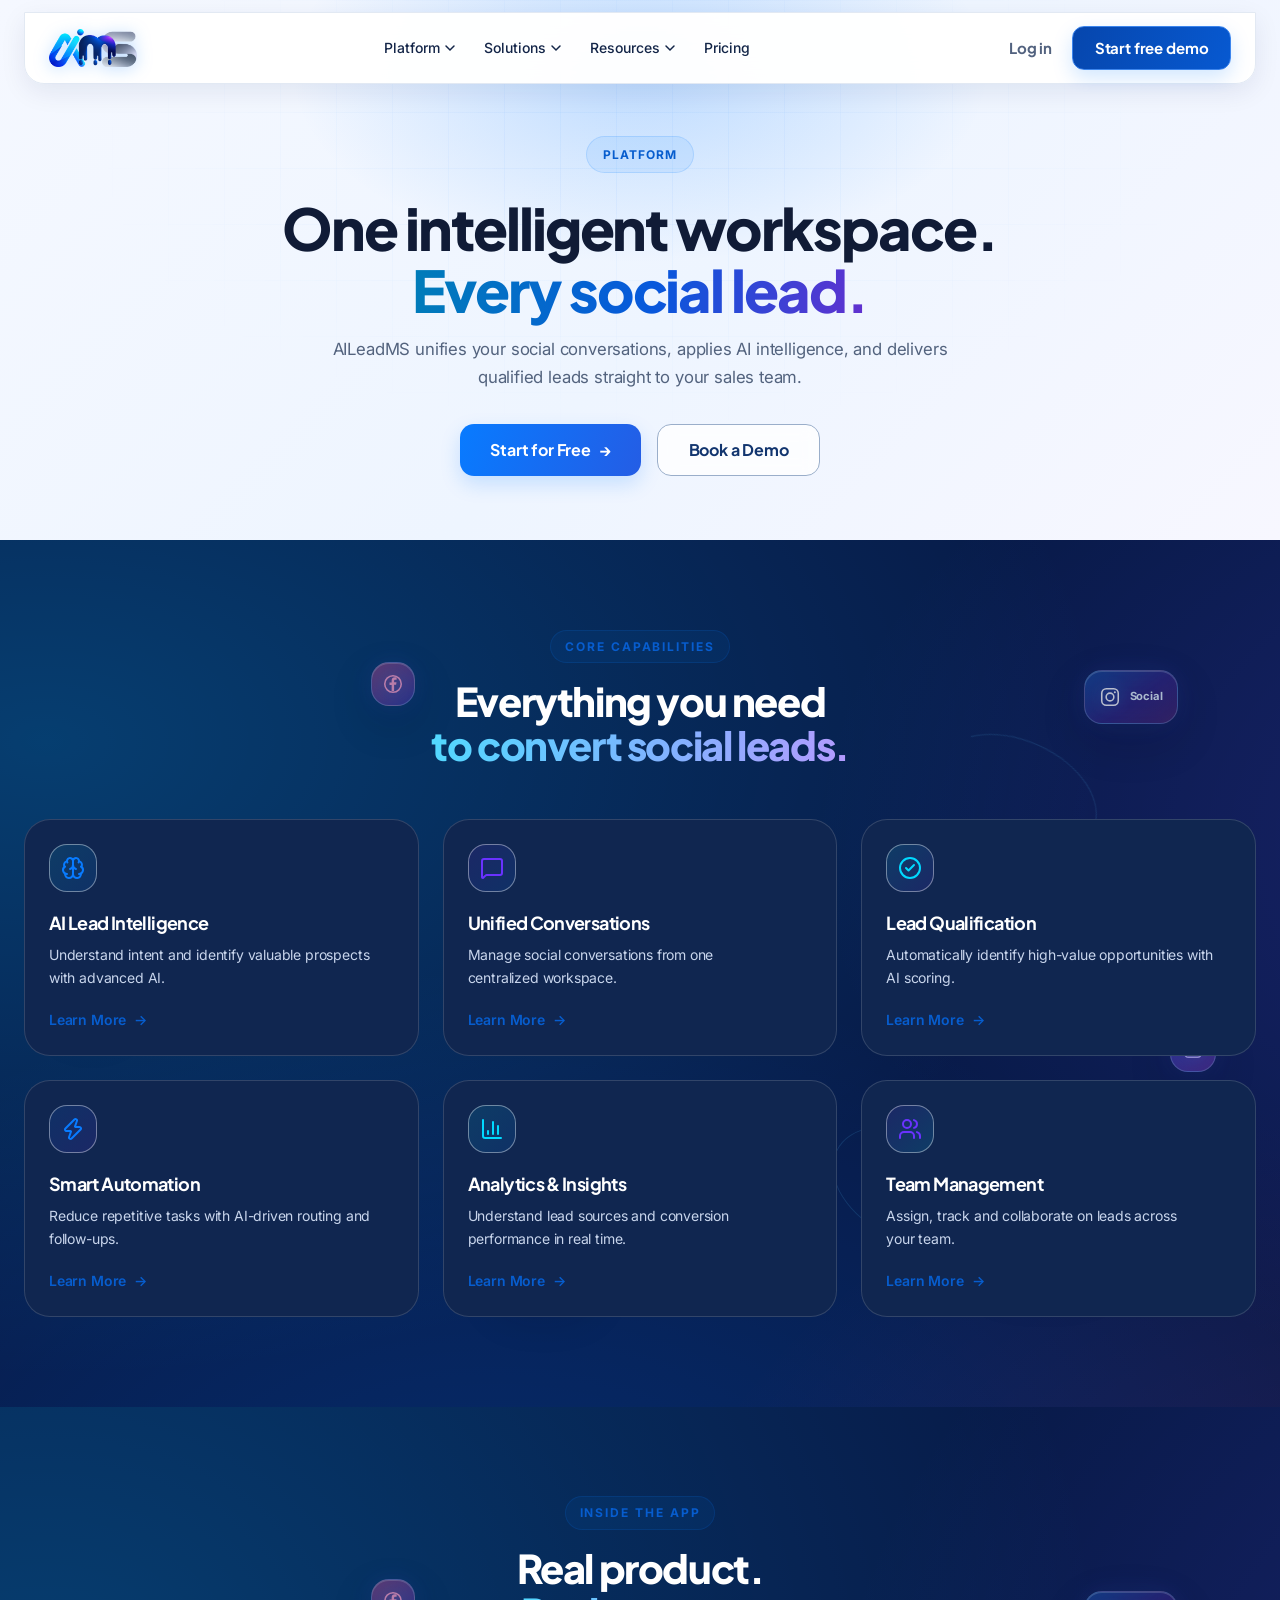
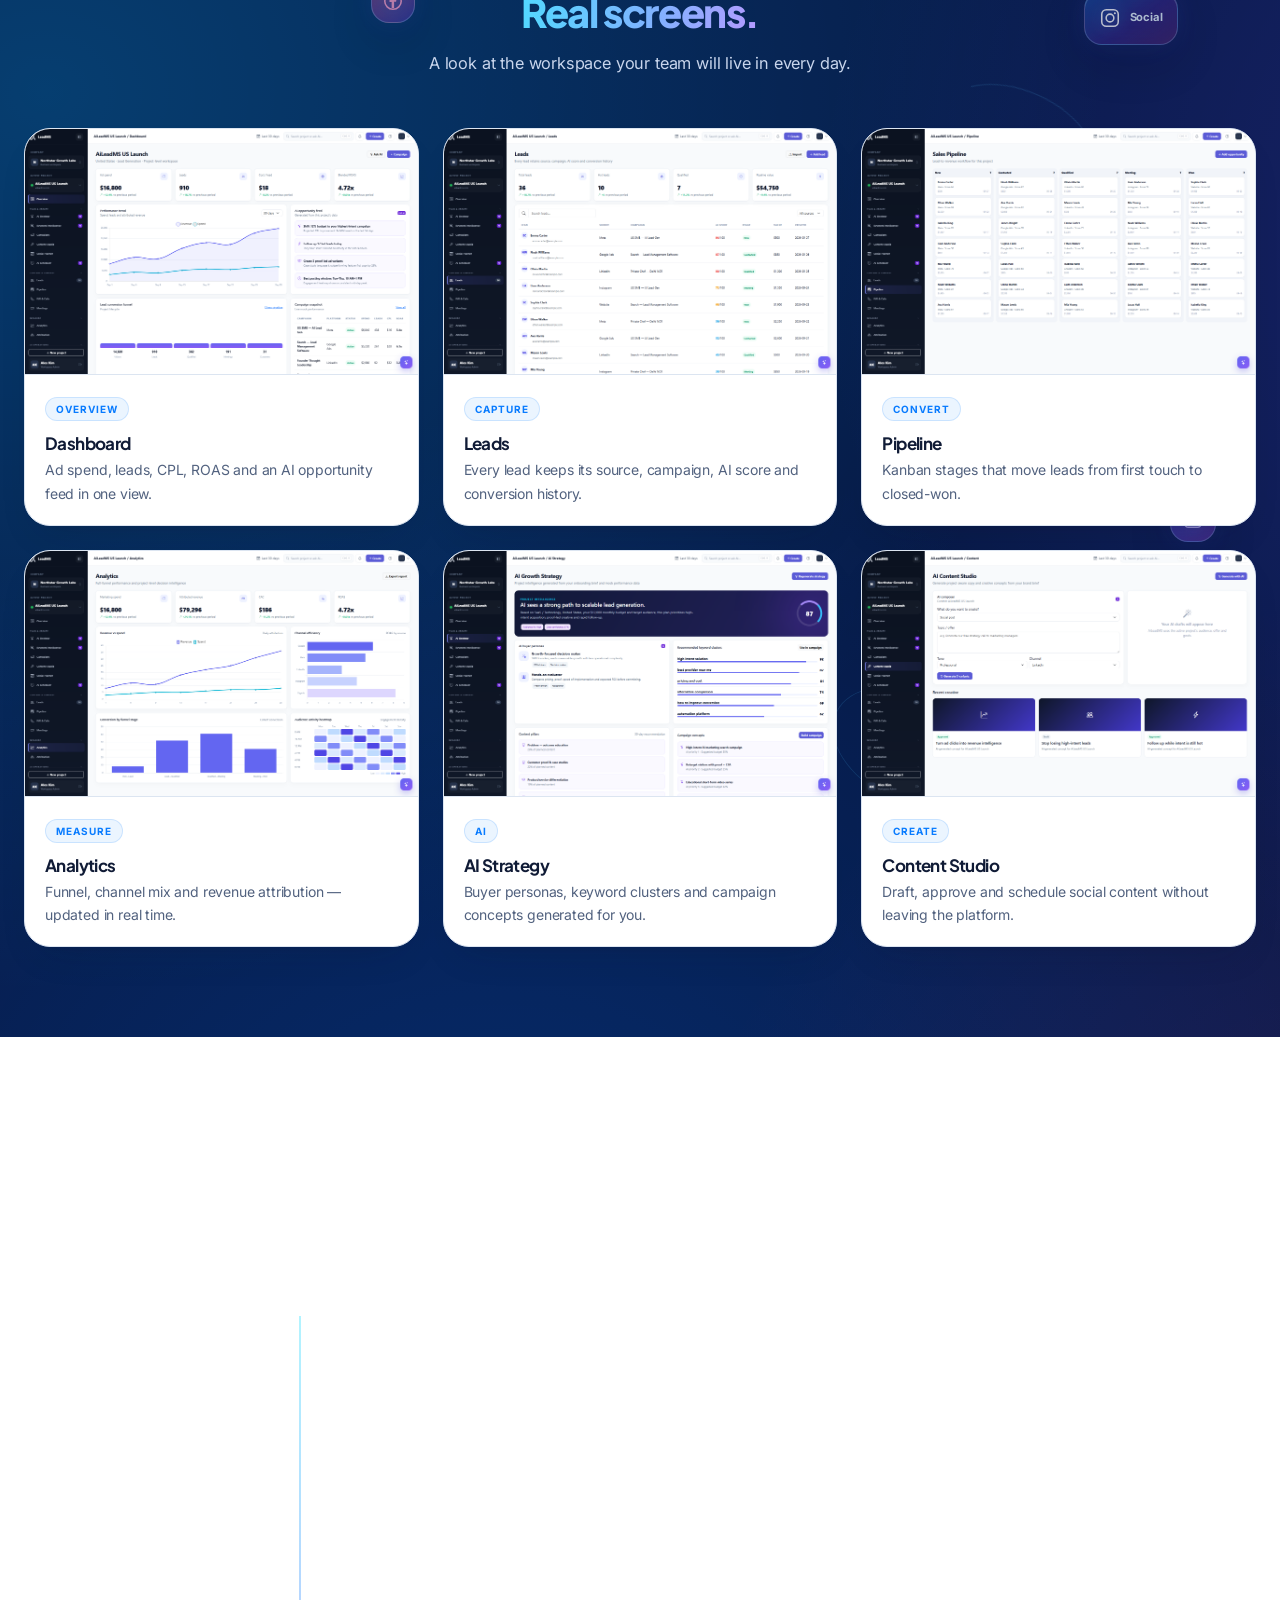
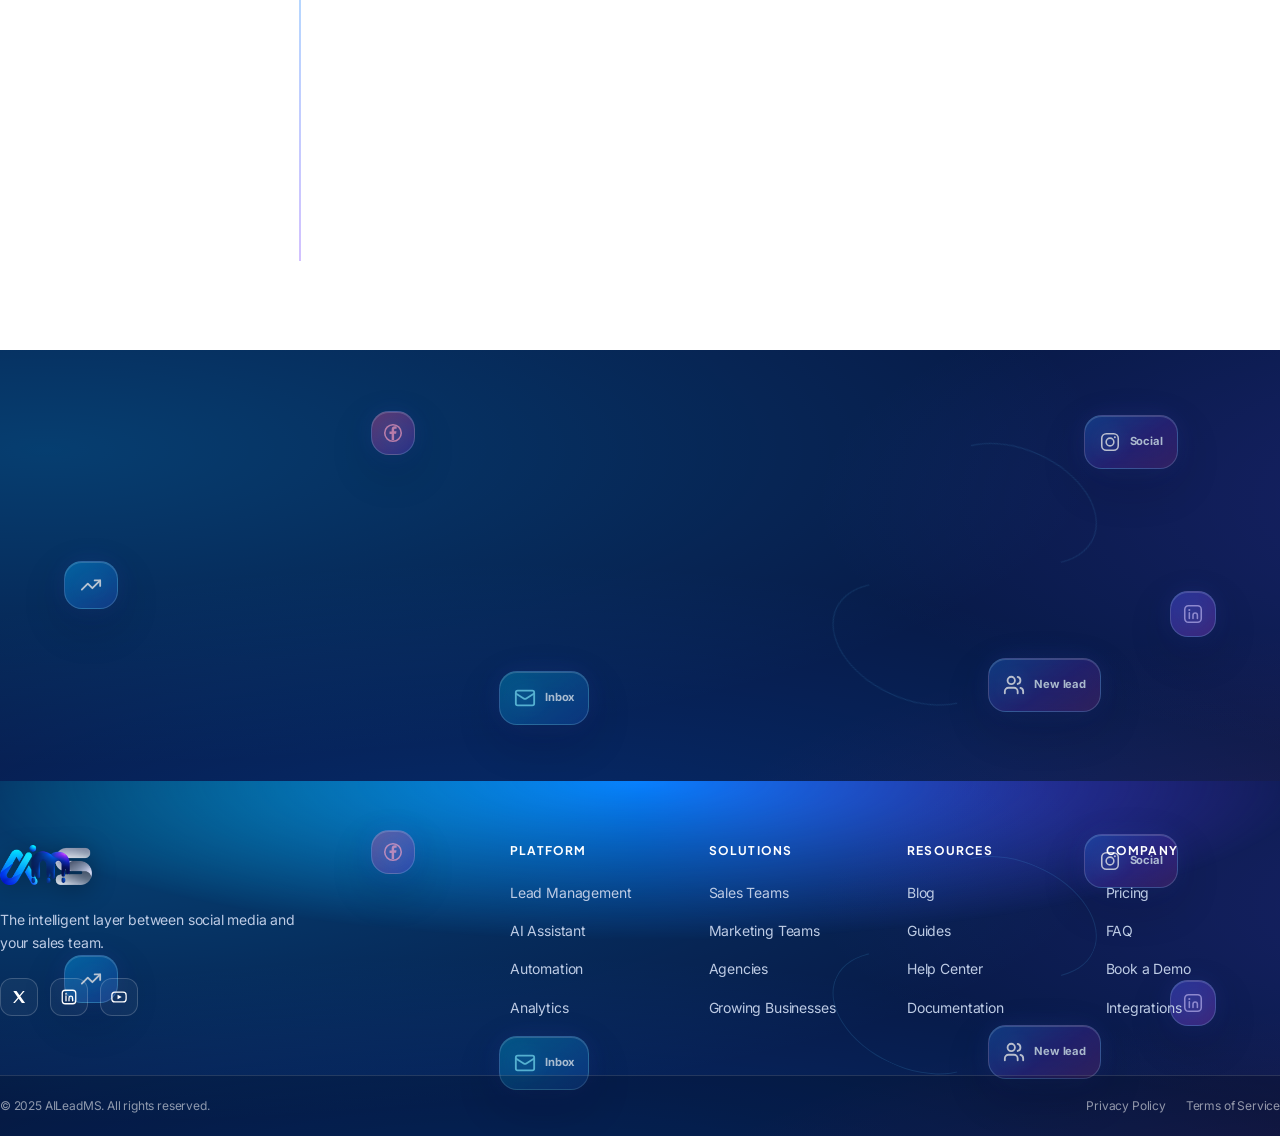
<file: platform.html>
<!DOCTYPE html>
<html lang="en">
<head>
    <meta charset="UTF-8">
    <script>document.documentElement.classList.add('js');</script>
    <meta name="viewport" content="width=device-width, initial-scale=1.0">
    <title>Platform — AILeadMS</title>
    <meta name="description" content="Explore the AILeadMS platform: AI lead intelligence, unified conversations, qualification, automation, analytics and team management.">
    <meta property="og:title" content="Platform — AILeadMS">
    <meta property="og:description" content="Everything you need to capture, qualify and convert social leads.">
    <meta property="og:type" content="website">
    <link rel="canonical" href="https://aileadms.com/platform">
    <link rel="preconnect" href="https://fonts.googleapis.com">
    <link rel="preconnect" href="https://fonts.gstatic.com" crossorigin>
    <link href="https://fonts.googleapis.com/css2?family=Inter:opsz,wght@14..32,400;14..32,500;14..32,600;14..32,700;14..32,800&family=Plus+Jakarta+Sans:opsz,wght@7..40,600;7..40,700;7..40,800&display=swap" rel="stylesheet">
    <link rel="stylesheet" href="css/variables.css">
    <link rel="stylesheet" href="css/base.css">
    <link rel="stylesheet" href="css/components.css">
    <link rel="stylesheet" href="css/navbar.css">
    <link rel="stylesheet" href="css/hero.css">
    <link rel="stylesheet" href="css/sections.css">
    <link rel="stylesheet" href="css/animations.css">
    <link rel="stylesheet" href="css/responsive.css">
    <link rel="icon" type="image/png" href="assets/logo/aileadms-logo.png">
    <link rel="stylesheet" href="css/brand-polish.css">
    <link rel="stylesheet" href="css/mobile.css">
</head>
<body>
    <!-- icon-sprite -->
    <svg class="svg-sprite" aria-hidden="true" focusable="false" xmlns="http://www.w3.org/2000/svg"><symbol id="ico-alarm-clock" viewBox="0 0 24 24" fill="none" stroke="currentColor" stroke-width="2" stroke-linecap="round" stroke-linejoin="round"><circle cx="12" cy="13" r="8" /><path d="M12 9v4l2 2" /><path d="M5 3 2 6" /><path d="m22 6-3-3" /><path d="M6.38 18.7 4 21" /><path d="M17.64 18.67 20 21" /></symbol><symbol id="ico-award" viewBox="0 0 24 24" fill="none" stroke="currentColor" stroke-width="2" stroke-linecap="round" stroke-linejoin="round"><path d="m15.477 12.89 1.515 8.526a.5.5 0 0 1-.81.47l-3.58-2.687a1 1 0 0 0-1.197 0l-3.586 2.686a.5.5 0 0 1-.81-.469l1.514-8.526" /><circle cx="12" cy="8" r="6" /></symbol><symbol id="ico-badge-check" viewBox="0 0 24 24" fill="none" stroke="currentColor" stroke-width="2" stroke-linecap="round" stroke-linejoin="round"><path d="M3.85 8.62a4 4 0 0 1 4.78-4.77 4 4 0 0 1 6.74 0 4 4 0 0 1 4.78 4.78 4 4 0 0 1 0 6.74 4 4 0 0 1-4.77 4.78 4 4 0 0 1-6.75 0 4 4 0 0 1-4.78-4.77 4 4 0 0 1 0-6.76Z" /><path d="m16 9-5.5 5.5L8 12" /></symbol><symbol id="ico-bell" viewBox="0 0 24 24" fill="none" stroke="currentColor" stroke-width="2" stroke-linecap="round" stroke-linejoin="round"><path d="M10.268 21a2 2 0 0 0 3.464 0" /><path d="M3.262 15.326A1 1 0 0 0 4 17h16a1 1 0 0 0 .74-1.673C19.41 13.956 18 12.499 18 8A6 6 0 0 0 6 8c0 4.499-1.411 5.956-2.738 7.326" /></symbol><symbol id="ico-bell-off" viewBox="0 0 24 24" fill="none" stroke="currentColor" stroke-width="2" stroke-linecap="round" stroke-linejoin="round"><path d="M10.268 21a2 2 0 0 0 3.464 0" /><path d="M17 17H4a1 1 0 0 1-.74-1.673C4.59 13.956 6 12.499 6 8a6 6 0 0 1 .258-1.742" /><path d="m2 2 20 20" /><path d="M8.668 3.01A6 6 0 0 1 18 8c0 2.687.77 4.653 1.707 6.05" /></symbol><symbol id="ico-blocks" viewBox="0 0 24 24" fill="none" stroke="currentColor" stroke-width="2" stroke-linecap="round" stroke-linejoin="round"><path d="M10 22V7a1 1 0 0 0-1-1H4a2 2 0 0 0-2 2v12a2 2 0 0 0 2 2h12a2 2 0 0 0 2-2v-5a1 1 0 0 0-1-1H2" /><rect x="14" y="2" width="8" height="8" rx="1" /></symbol><symbol id="ico-book-open" viewBox="0 0 24 24" fill="none" stroke="currentColor" stroke-width="2" stroke-linecap="round" stroke-linejoin="round"><path d="M12 5v16" /><path d="M20.001 19A2 2 0 0022 17V5a2 2 0 00-1.999-2L16 3.002A5 5 0 0012 5a5 5 0 00-4-2H4a2 2 0 00-2 2v12a2 2 0 001.999 2H8a5 5 0 014 2 5 5 0 014-2z" /></symbol><symbol id="ico-bookmark" viewBox="0 0 24 24" fill="none" stroke="currentColor" stroke-width="2" stroke-linecap="round" stroke-linejoin="round"><path d="M17 3a2 2 0 0 1 2 2v15a1 1 0 0 1-1.496.868l-4.512-2.578a2 2 0 0 0-1.984 0l-4.512 2.578A1 1 0 0 1 5 20V5a2 2 0 0 1 2-2z" /></symbol><symbol id="ico-bot" viewBox="0 0 24 24" fill="none" stroke="currentColor" stroke-width="2" stroke-linecap="round" stroke-linejoin="round"><path d="M12 8V4H8" /><rect width="16" height="12" x="4" y="8" rx="2" /><path d="M2 14h2" /><path d="M20 14h2" /><path d="M15 13v2" /><path d="M9 13v2" /></symbol><symbol id="ico-brain" viewBox="0 0 24 24" fill="none" stroke="currentColor" stroke-width="2" stroke-linecap="round" stroke-linejoin="round"><path d="M12 18V5" /><path d="M15 13a4.17 4.17 0 0 1-3-4 4.17 4.17 0 0 1-3 4" /><path d="M17.598 6.5A3 3 0 1 0 12 5a3 3 0 1 0-5.598 1.5" /><path d="M17.997 5.125a4 4 0 0 1 2.526 5.77" /><path d="M18 18a4 4 0 0 0 2-7.464" /><path d="M19.967 17.483A4 4 0 1 1 12 18a4 4 0 1 1-7.967-.517" /><path d="M6 18a4 4 0 0 1-2-7.464" /><path d="M6.003 5.125a4 4 0 0 0-2.526 5.77" /></symbol><symbol id="ico-briefcase" viewBox="0 0 24 24" fill="none" stroke="currentColor" stroke-width="2" stroke-linecap="round" stroke-linejoin="round"><path d="M16 20V4a2 2 0 0 0-2-2h-4a2 2 0 0 0-2 2v16" /><rect width="20" height="14" x="2" y="6" rx="2" /></symbol><symbol id="ico-building-2" viewBox="0 0 24 24" fill="none" stroke="currentColor" stroke-width="2" stroke-linecap="round" stroke-linejoin="round"><path d="M10 12h4" /><path d="M10 8h4" /><path d="M14 21v-3a2 2 0 0 0-4 0v3" /><path d="M6 10H4a2 2 0 0 0-2 2v7a2 2 0 0 0 2 2h16a2 2 0 0 0 2-2V9a2 2 0 0 0-2-2h-2" /><path d="M6 21V5a2 2 0 0 1 2-2h8a2 2 0 0 1 2 2v16" /></symbol><symbol id="ico-calendar" viewBox="0 0 24 24" fill="none" stroke="currentColor" stroke-width="2" stroke-linecap="round" stroke-linejoin="round"><path d="M8 2v3" /><path d="M16 2v3" /><rect x="3" y="3" width="18" height="18" rx="2" /><path d="M3 9h18" /></symbol><symbol id="ico-calendar-days" viewBox="0 0 24 24" fill="none" stroke="currentColor" stroke-width="2" stroke-linecap="round" stroke-linejoin="round"><path d="M8 2v3" /><path d="M16 2v3" /><rect x="3" y="3" width="18" height="18" rx="2" /><path d="M3 9h18" /><path d="M8 13h.01" /><path d="M12 13h.01" /><path d="M16 13h.01" /><path d="M8 17h.01" /><path d="M12 17h.01" /><path d="M16 17h.01" /></symbol><symbol id="ico-camera" viewBox="0 0 24 24" fill="none" stroke="currentColor" stroke-width="2" stroke-linecap="round" stroke-linejoin="round"><path d="M13.997 4a2 2 0 0 1 1.76 1.05l.486.9A2 2 0 0 0 18.003 7H20a2 2 0 0 1 2 2v9a2 2 0 0 1-2 2H4a2 2 0 0 1-2-2V9a2 2 0 0 1 2-2h1.997a2 2 0 0 0 1.759-1.048l.489-.904A2 2 0 0 1 10.004 4z" /><circle cx="12" cy="13" r="3" /></symbol><symbol id="ico-chart-column" viewBox="0 0 24 24" fill="none" stroke="currentColor" stroke-width="2" stroke-linecap="round" stroke-linejoin="round"><path d="M3 3v16a2 2 0 0 0 2 2h16" /><path d="M18 17V9" /><path d="M13 17V5" /><path d="M8 17v-3" /></symbol><symbol id="ico-circle-alert" viewBox="0 0 24 24" fill="none" stroke="currentColor" stroke-width="2" stroke-linecap="round" stroke-linejoin="round"><circle cx="12" cy="12" r="10" /><line x1="12" x2="12" y1="8" y2="12" /><line x1="12" x2="12.01" y1="16" y2="16" /></symbol><symbol id="ico-circle-check" viewBox="0 0 24 24" fill="none" stroke="currentColor" stroke-width="2" stroke-linecap="round" stroke-linejoin="round"><circle cx="12" cy="12" r="10" /><path d="m16 9-5.5 5.5L8 12" /></symbol><symbol id="ico-circle-help" viewBox="0 0 24 24" fill="none" stroke="currentColor" stroke-width="2" stroke-linecap="round" stroke-linejoin="round"><circle cx="12" cy="12" r="10" /><path d="M9.09 9a3 3 0 0 1 5.83 1c0 2-3 3-3 3" /><path d="M12 17h.01" /></symbol><symbol id="ico-clock" viewBox="0 0 24 24" fill="none" stroke="currentColor" stroke-width="2" stroke-linecap="round" stroke-linejoin="round"><circle cx="12" cy="12" r="10" /><path d="M12 6v6l4 2" /></symbol><symbol id="ico-command" viewBox="0 0 24 24" fill="none" stroke="currentColor" stroke-width="2" stroke-linecap="round" stroke-linejoin="round"><path d="M15 6v12a3 3 0 1 0 3-3H6a3 3 0 1 0 3 3V6a3 3 0 1 0-3 3h12a3 3 0 1 0-3-3" /></symbol><symbol id="ico-contact" viewBox="0 0 24 24" fill="none" stroke="currentColor" stroke-width="2" stroke-linecap="round" stroke-linejoin="round"><path d="M16 2v2" /><path d="M7 21v-2a2 2 0 012-2h6a2 2 0 012 2v2" /><path d="M8 2v2" /><circle cx="12" cy="10" r="3" /><rect x="3" y="3" width="18" height="18" rx="2" /></symbol><symbol id="ico-credit-card" viewBox="0 0 24 24" fill="none" stroke="currentColor" stroke-width="2" stroke-linecap="round" stroke-linejoin="round"><rect width="20" height="14" x="2" y="5" rx="2" /><line x1="2" x2="22" y1="10" y2="10" /><path d="M6 14h2" /></symbol><symbol id="ico-dollar-sign" viewBox="0 0 24 24" fill="none" stroke="currentColor" stroke-width="2" stroke-linecap="round" stroke-linejoin="round"><line x1="12" x2="12" y1="2" y2="22" /><path d="M17 5H9.5a3.5 3.5 0 0 0 0 7h5a3.5 3.5 0 0 1 0 7H6" /></symbol><symbol id="ico-facebook" viewBox="0 0 24 24" fill="none" stroke="currentColor" stroke-width="1.7" stroke-linecap="round" stroke-linejoin="round"><circle cx="12" cy="12" r="9"/><path fill="currentColor" stroke="none" d="M13.2 19.6v-6.7h2.2l.4-2.7h-2.6V8.55c0-.78.28-1.3 1.36-1.3h1.4V4.85c-.24-.03-1.07-.1-2.03-.1-2.01 0-3.39 1.23-3.39 3.48v2.07H8.2v2.7h2.34v6.7z"/></symbol><symbol id="ico-fast-forward" viewBox="0 0 24 24" fill="none" stroke="currentColor" stroke-width="2" stroke-linecap="round" stroke-linejoin="round"><path d="M12 6a2 2 0 0 1 3.414-1.414l6 6a2 2 0 0 1 0 2.828l-6 6A2 2 0 0 1 12 18z" /><path d="M2 6a2 2 0 0 1 3.414-1.414l6 6a2 2 0 0 1 0 2.828l-6 6A2 2 0 0 1 2 18z" /></symbol><symbol id="ico-file-text" viewBox="0 0 24 24" fill="none" stroke="currentColor" stroke-width="2" stroke-linecap="round" stroke-linejoin="round"><path d="M6 22a2 2 0 0 1-2-2V4a2 2 0 0 1 2-2h8a2.4 2.4 0 0 1 1.704.706l3.588 3.588A2.4 2.4 0 0 1 20 8v12a2 2 0 0 1-2 2z" /><path d="M14 2v5a1 1 0 0 0 1 1h5" /><path d="M10 9H8" /><path d="M16 13H8" /><path d="M16 17H8" /></symbol><symbol id="ico-flag" viewBox="0 0 24 24" fill="none" stroke="currentColor" stroke-width="2" stroke-linecap="round" stroke-linejoin="round"><path d="M4 22V4a1 1 0 0 1 .4-.8A6 6 0 0 1 8 2c3 0 5 2 7.333 2q2 0 3.067-.8A1 1 0 0 1 20 4v10a1 1 0 0 1-.4.8A6 6 0 0 1 16 16c-3 0-5-2-8-2a6 6 0 0 0-4 1.528" /></symbol><symbol id="ico-flame" viewBox="0 0 24 24" fill="none" stroke="currentColor" stroke-width="2" stroke-linecap="round" stroke-linejoin="round"><path d="M12 3q1 4 4 6.5t3 5.5a1 1 0 0 1-14 0 5 5 0 0 1 1-3 1 1 0 0 0 5 0c0-2-1.5-3-1.5-5q0-2 2.5-4" /></symbol><symbol id="ico-folder" viewBox="0 0 24 24" fill="none" stroke="currentColor" stroke-width="2" stroke-linecap="round" stroke-linejoin="round"><path d="M20 20a2 2 0 0 0 2-2V8a2 2 0 0 0-2-2h-7.9a2 2 0 0 1-1.69-.9L9.6 3.9A2 2 0 0 0 7.93 3H4a2 2 0 0 0-2 2v13a2 2 0 0 0 2 2Z" /></symbol><symbol id="ico-gauge" viewBox="0 0 24 24" fill="none" stroke="currentColor" stroke-width="2" stroke-linecap="round" stroke-linejoin="round"><path d="m12 14 4-4" /><path d="M3.34 19a10 10 0 1 1 17.32 0" /></symbol><symbol id="ico-git-branch" viewBox="0 0 24 24" fill="none" stroke="currentColor" stroke-width="2" stroke-linecap="round" stroke-linejoin="round"><path d="M15 6a9 9 0 0 0-9 9V3" /><circle cx="18" cy="6" r="3" /><circle cx="6" cy="18" r="3" /></symbol><symbol id="ico-globe" viewBox="0 0 24 24" fill="none" stroke="currentColor" stroke-width="2" stroke-linecap="round" stroke-linejoin="round"><circle cx="12" cy="12" r="10" /><path d="M12 2a14.5 14.5 0 0 0 0 20 14.5 14.5 0 0 0 0-20" /><path d="M2 12h20" /></symbol><symbol id="ico-handshake" viewBox="0 0 24 24" fill="none" stroke="currentColor" stroke-width="2" stroke-linecap="round" stroke-linejoin="round"><path d="m11 17 2 2a1 1 0 1 0 3-3" /><path d="m14 14 2.5 2.5a1 1 0 1 0 3-3l-3.88-3.88a3 3 0 0 0-4.24 0l-.88.88a1 1 0 1 1-3-3l2.81-2.81a5.79 5.79 0 0 1 7.06-.87l.47.28a2 2 0 0 0 1.42.25L21 4" /><path d="m21 3 1 11h-2" /><path d="M3 3 2 14l6.5 6.5a1 1 0 1 0 3-3" /><path d="M3 4h8" /></symbol><symbol id="ico-image" viewBox="0 0 24 24" fill="none" stroke="currentColor" stroke-width="2" stroke-linecap="round" stroke-linejoin="round"><rect width="18" height="18" x="3" y="3" rx="2" ry="2" /><circle cx="9" cy="9" r="2" /><path d="m21 15-3.086-3.086a2 2 0 0 0-2.828 0L6 21" /></symbol><symbol id="ico-inbox" viewBox="0 0 24 24" fill="none" stroke="currentColor" stroke-width="2" stroke-linecap="round" stroke-linejoin="round"><polyline points="22 12 16 12 14 15 10 15 8 12 2 12" /><path d="M5.45 5.11 2 12v6a2 2 0 0 0 2 2h16a2 2 0 0 0 2-2v-6l-3.45-6.89A2 2 0 0 0 16.76 4H7.24a2 2 0 0 0-1.79 1.11z" /></symbol><symbol id="ico-instagram" viewBox="0 0 24 24" fill="none" stroke="currentColor" stroke-width="1.7" stroke-linecap="round" stroke-linejoin="round"><rect x="3" y="3" width="18" height="18" rx="5"/><circle cx="12" cy="12" r="4.2"/><circle cx="17.3" cy="6.7" r="1.1" fill="currentColor" stroke="none"/></symbol><symbol id="ico-key" viewBox="0 0 24 24" fill="none" stroke="currentColor" stroke-width="2" stroke-linecap="round" stroke-linejoin="round"><path d="m2 21 9.6-9.6" /><path d="m7.5 15.5 2.3 2.3a1 1 0 0 1 0 1.4l-2.1 2.1a1 1 0 0 1-1.4 0L4 19" /><circle cx="15.5" cy="7.5" r="5.5" /></symbol><symbol id="ico-lightbulb" viewBox="0 0 24 24" fill="none" stroke="currentColor" stroke-width="2" stroke-linecap="round" stroke-linejoin="round"><path d="M15 14c.2-1 .7-1.7 1.5-2.5 1-.9 1.5-2.2 1.5-3.5A6 6 0 0 0 6 8c0 1 .2 2.2 1.5 3.5.7.7 1.3 1.5 1.5 2.5" /><path d="M9 18h6" /><path d="M10 22h4" /></symbol><symbol id="ico-link-2" viewBox="0 0 24 24" fill="none" stroke="currentColor" stroke-width="2" stroke-linecap="round" stroke-linejoin="round"><path d="M9 17H7A5 5 0 0 1 7 7h2" /><path d="M15 7h2a5 5 0 1 1 0 10h-2" /><line x1="8" x2="16" y1="12" y2="12" /></symbol><symbol id="ico-linkedin" viewBox="0 0 24 24" fill="none" stroke="currentColor" stroke-width="1.7" stroke-linecap="round" stroke-linejoin="round"><rect x="3" y="3" width="18" height="18" rx="4"/><path d="M8 10.6V17"/><circle cx="8" cy="7.7" r="1.15" fill="currentColor" stroke="none"/><path d="M12 17v-3.7a2.4 2.4 0 0 1 4.8 0V17"/></symbol><symbol id="ico-list-checks" viewBox="0 0 24 24" fill="none" stroke="currentColor" stroke-width="2" stroke-linecap="round" stroke-linejoin="round"><path d="M13 5h8" /><path d="M13 12h8" /><path d="M13 19h8" /><path d="m3 17 2 2 4-4" /><path d="m3 7 2 2 4-4" /></symbol><symbol id="ico-lock" viewBox="0 0 24 24" fill="none" stroke="currentColor" stroke-width="2" stroke-linecap="round" stroke-linejoin="round"><rect width="18" height="11" x="3" y="11" rx="2" ry="2" /><path d="M7 11V7a5 5 0 0 1 10 0v4" /></symbol><symbol id="ico-mail" viewBox="0 0 24 24" fill="none" stroke="currentColor" stroke-width="2" stroke-linecap="round" stroke-linejoin="round"><path d="m22 7-8.991 5.727a2 2 0 0 1-2.009 0L2 7" /><rect x="2" y="4" width="20" height="16" rx="2" /></symbol><symbol id="ico-map-pin" viewBox="0 0 24 24" fill="none" stroke="currentColor" stroke-width="2" stroke-linecap="round" stroke-linejoin="round"><path d="M20 10c0 4.993-5.539 10.193-7.399 11.799a1 1 0 0 1-1.202 0C9.539 20.193 4 14.993 4 10a8 8 0 0 1 16 0" /><circle cx="12" cy="10" r="3" /></symbol><symbol id="ico-megaphone" viewBox="0 0 24 24" fill="none" stroke="currentColor" stroke-width="2" stroke-linecap="round" stroke-linejoin="round"><path d="M11 6a13 13 0 0 0 8.4-2.8A1 1 0 0 1 21 4v12a1 1 0 0 1-1.6.8A13 13 0 0 0 11 14H5a2 2 0 0 1-2-2V8a2 2 0 0 1 2-2z" /><path d="M6 14a12 12 0 0 0 2.4 7.2 2 2 0 0 0 3.2-2.4A8 8 0 0 1 10 14" /><path d="M8 6v8" /></symbol><symbol id="ico-message-circle" viewBox="0 0 24 24" fill="none" stroke="currentColor" stroke-width="2" stroke-linecap="round" stroke-linejoin="round"><path d="M2.992 16.342a2 2 0 0 1 .094 1.167l-1.065 3.29a1 1 0 0 0 1.236 1.168l3.413-.998a2 2 0 0 1 1.099.092 10 10 0 1 0-4.777-4.719" /></symbol><symbol id="ico-message-square" viewBox="0 0 24 24" fill="none" stroke="currentColor" stroke-width="2" stroke-linecap="round" stroke-linejoin="round"><path d="M22 17a2 2 0 0 1-2 2H6.828a2 2 0 0 0-1.414.586l-2.202 2.202A.71.71 0 0 1 2 21.286V5a2 2 0 0 1 2-2h16a2 2 0 0 1 2 2z" /></symbol><symbol id="ico-monitor" viewBox="0 0 24 24" fill="none" stroke="currentColor" stroke-width="2" stroke-linecap="round" stroke-linejoin="round"><rect width="20" height="14" x="2" y="3" rx="2" /><line x1="8" x2="16" y1="21" y2="21" /><line x1="12" x2="12" y1="17" y2="21" /></symbol><symbol id="ico-network" viewBox="0 0 24 24" fill="none" stroke="currentColor" stroke-width="2" stroke-linecap="round" stroke-linejoin="round"><rect x="16" y="16" width="6" height="6" rx="1" /><rect x="2" y="16" width="6" height="6" rx="1" /><rect x="9" y="2" width="6" height="6" rx="1" /><path d="M5 16v-3a1 1 0 0 1 1-1h12a1 1 0 0 1 1 1v3" /><path d="M12 12V8" /></symbol><symbol id="ico-package" viewBox="0 0 24 24" fill="none" stroke="currentColor" stroke-width="2" stroke-linecap="round" stroke-linejoin="round"><path d="M11 21.73a2 2 0 0 0 2 0l7-4A2 2 0 0 0 21 16V8a2 2 0 0 0-1-1.73l-7-4a2 2 0 0 0-2 0l-7 4A2 2 0 0 0 3 8v8a2 2 0 0 0 1 1.73z" /><path d="M12 22V12" /><polyline points="3.29 7 12 12 20.71 7" /><path d="m7.5 4.27 9 5.15" /></symbol><symbol id="ico-palette" viewBox="0 0 24 24" fill="none" stroke="currentColor" stroke-width="2" stroke-linecap="round" stroke-linejoin="round"><path d="M12 22a1 1 0 0 1 0-20 10 9 0 0 1 10 9 5 5 0 0 1-5 5h-2.25a1.75 1.75 0 0 0-1.4 2.8l.3.4a1.75 1.75 0 0 1-1.4 2.8z" /><circle cx="13.5" cy="6.5" r=".5" fill="currentColor" /><circle cx="17.5" cy="10.5" r=".5" fill="currentColor" /><circle cx="6.5" cy="12.5" r=".5" fill="currentColor" /><circle cx="8.5" cy="7.5" r=".5" fill="currentColor" /></symbol><symbol id="ico-pen-line" viewBox="0 0 24 24" fill="none" stroke="currentColor" stroke-width="2" stroke-linecap="round" stroke-linejoin="round"><path d="M13 21h8" /><path d="M21.174 6.812a1 1 0 0 0-3.986-3.987L3.842 16.174a2 2 0 0 0-.5.83l-1.321 4.352a.5.5 0 0 0 .623.622l4.353-1.32a2 2 0 0 0 .83-.497z" /></symbol><symbol id="ico-puzzle" viewBox="0 0 24 24" fill="none" stroke="currentColor" stroke-width="2" stroke-linecap="round" stroke-linejoin="round"><path d="M15.39 4.39a1 1 0 0 0 1.68-.474 2.5 2.5 0 1 1 3.014 3.015 1 1 0 0 0-.474 1.68l1.683 1.682a2.414 2.414 0 0 1 0 3.414L19.61 15.39a1 1 0 0 1-1.68-.474 2.5 2.5 0 1 0-3.014 3.015 1 1 0 0 1 .474 1.68l-1.683 1.682a2.414 2.414 0 0 1-3.414 0L8.61 19.61a1 1 0 0 0-1.68.474 2.5 2.5 0 1 1-3.014-3.015 1 1 0 0 0 .474-1.68l-1.683-1.682a2.414 2.414 0 0 1 0-3.414L4.39 8.61a1 1 0 0 1 1.68.474 2.5 2.5 0 1 0 3.014-3.015 1 1 0 0 1-.474-1.68l1.683-1.682a2.414 2.414 0 0 1 3.414 0z" /></symbol><symbol id="ico-refresh-cw" viewBox="0 0 24 24" fill="none" stroke="currentColor" stroke-width="2" stroke-linecap="round" stroke-linejoin="round"><path d="M3 12a9 9 0 0 1 9-9 9.75 9.75 0 0 1 6.74 2.74L21 8" /><path d="M21 3v5h-5" /><path d="M21 12a9 9 0 0 1-9 9 9.75 9.75 0 0 1-6.74-2.74L3 16" /><path d="M8 16H3v5" /></symbol><symbol id="ico-rocket" viewBox="0 0 24 24" fill="none" stroke="currentColor" stroke-width="2" stroke-linecap="round" stroke-linejoin="round"><path d="M12 15v5s3.03-.55 4-2c1.08-1.62 0-5 0-5" /><path d="M4.5 16.5c-1.5 1.26-2 5-2 5s3.74-.5 5-2c.71-.84.7-2.13-.09-2.91a2.18 2.18 0 0 0-2.91-.09" /><path d="M9 12a22 22 0 0 1 2-3.95A12.88 12.88 0 0 1 22 2c0 2.72-.78 7.5-6 11a22.4 22.4 0 0 1-4 2z" /><path d="M9 12H4s.55-3.03 2-4c1.62-1.08 5 .05 5 .05" /></symbol><symbol id="ico-route" viewBox="0 0 24 24" fill="none" stroke="currentColor" stroke-width="2" stroke-linecap="round" stroke-linejoin="round"><circle cx="6" cy="19" r="3" /><path d="M9 19h8.5a3.5 3.5 0 0 0 0-7h-11a3.5 3.5 0 0 1 0-7H15" /><circle cx="18" cy="5" r="3" /></symbol><symbol id="ico-search" viewBox="0 0 24 24" fill="none" stroke="currentColor" stroke-width="2" stroke-linecap="round" stroke-linejoin="round"><path d="m21 21-4.34-4.34" /><circle cx="11" cy="11" r="8" /></symbol><symbol id="ico-settings" viewBox="0 0 24 24" fill="none" stroke="currentColor" stroke-width="2" stroke-linecap="round" stroke-linejoin="round"><path d="M9.671 4.136a2.34 2.34 0 0 1 4.659 0 2.34 2.34 0 0 0 3.319 1.915 2.34 2.34 0 0 1 2.33 4.033 2.34 2.34 0 0 0 0 3.831 2.34 2.34 0 0 1-2.33 4.033 2.34 2.34 0 0 0-3.319 1.915 2.34 2.34 0 0 1-4.659 0 2.34 2.34 0 0 0-3.32-1.915 2.34 2.34 0 0 1-2.33-4.033 2.34 2.34 0 0 0 0-3.831A2.34 2.34 0 0 1 6.35 6.051a2.34 2.34 0 0 0 3.319-1.915" /><circle cx="12" cy="12" r="3" /></symbol><symbol id="ico-shield" viewBox="0 0 24 24" fill="none" stroke="currentColor" stroke-width="2" stroke-linecap="round" stroke-linejoin="round"><path d="M20 13c0 5-3.5 7.5-7.66 8.95a1 1 0 0 1-.67-.01C7.5 20.5 4 18 4 13V6a1 1 0 0 1 1-1c2 0 4.5-1.2 6.24-2.72a1.17 1.17 0 0 1 1.52 0C14.51 3.81 17 5 19 5a1 1 0 0 1 1 1z" /></symbol><symbol id="ico-slack" viewBox="0 0 24 24" fill="none" stroke="currentColor" stroke-width="1.7" stroke-linecap="round" stroke-linejoin="round"><path d="M9 3.5a1.7 1.7 0 1 1 3.4 0V12a1.7 1.7 0 1 1-3.4 0z"/><path d="M15.7 9a1.7 1.7 0 1 1 0 3.4H7.3a1.7 1.7 0 1 1 0-3.4z" transform="translate(0 -2)"/><path d="M20.5 15a1.7 1.7 0 1 1-3.4 0V6.5a1.7 1.7 0 1 1 3.4 0z"/><path d="M3.5 18.5a1.7 1.7 0 1 1 0-3.4H12a1.7 1.7 0 1 1 0 3.4z"/></symbol><symbol id="ico-smartphone" viewBox="0 0 24 24" fill="none" stroke="currentColor" stroke-width="2" stroke-linecap="round" stroke-linejoin="round"><rect width="14" height="20" x="5" y="2" rx="2" ry="2" /><path d="M12 18h.01" /></symbol><symbol id="ico-snowflake" viewBox="0 0 24 24" fill="none" stroke="currentColor" stroke-width="2" stroke-linecap="round" stroke-linejoin="round"><path d="m10 20-1.25-2.5L6 18" /><path d="M10 4 8.75 6.5 6 6" /><path d="m14 20 1.25-2.5L18 18" /><path d="m14 4 1.25 2.5L18 6" /><path d="m17 21-3-6h-4" /><path d="m17 3-3 6 1.5 3" /><path d="M2 12h6.5L10 9" /><path d="m20 10-1.5 2 1.5 2" /><path d="M22 12h-6.5L14 15" /><path d="m4 10 1.5 2L4 14" /><path d="m7 21 3-6-1.5-3" /><path d="m7 3 3 6h4" /></symbol><symbol id="ico-sparkles" viewBox="0 0 24 24" fill="none" stroke="currentColor" stroke-width="2" stroke-linecap="round" stroke-linejoin="round"><path d="M11.017 2.814a1 1 0 0 1 1.966 0l1.051 5.558a2 2 0 0 0 1.594 1.594l5.558 1.051a1 1 0 0 1 0 1.966l-5.558 1.051a2 2 0 0 0-1.594 1.594l-1.051 5.558a1 1 0 0 1-1.966 0l-1.051-5.558a2 2 0 0 0-1.594-1.594l-5.558-1.051a1 1 0 0 1 0-1.966l5.558-1.051a2 2 0 0 0 1.594-1.594z" /><path d="M20 2v4" /><path d="M22 4h-4" /><circle cx="4" cy="20" r="2" /></symbol><symbol id="ico-split" viewBox="0 0 24 24" fill="none" stroke="currentColor" stroke-width="2" stroke-linecap="round" stroke-linejoin="round"><path d="M16 3h5v5" /><path d="M8 3H3v5" /><path d="M12 22v-8.3a4 4 0 0 0-1.172-2.872L3 3" /><path d="m15 9 6-6" /></symbol><symbol id="ico-square-kanban" viewBox="0 0 24 24" fill="none" stroke="currentColor" stroke-width="2" stroke-linecap="round" stroke-linejoin="round"><rect width="18" height="18" x="3" y="3" rx="2" /><path d="M8 7v7" /><path d="M12 7v4" /><path d="M16 7v9" /></symbol><symbol id="ico-star" viewBox="0 0 24 24" fill="none" stroke="currentColor" stroke-width="2" stroke-linecap="round" stroke-linejoin="round"><path d="M11.525 2.295a.53.53 0 0 1 .95 0l2.31 4.679a2.123 2.123 0 0 0 1.595 1.16l5.166.756a.53.53 0 0 1 .294.904l-3.736 3.638a2.123 2.123 0 0 0-.611 1.878l.882 5.14a.53.53 0 0 1-.771.56l-4.618-2.428a2.122 2.122 0 0 0-1.973 0L6.396 21.01a.53.53 0 0 1-.77-.56l.881-5.139a2.122 2.122 0 0 0-.611-1.879L2.16 9.795a.53.53 0 0 1 .294-.906l5.165-.755a2.122 2.122 0 0 0 1.597-1.16z" /></symbol><symbol id="ico-sun" viewBox="0 0 24 24" fill="none" stroke="currentColor" stroke-width="2" stroke-linecap="round" stroke-linejoin="round"><circle cx="12" cy="12" r="4" /><path d="M12 2v2" /><path d="M12 20v2" /><path d="m4.93 4.93 1.41 1.41" /><path d="m17.66 17.66 1.41 1.41" /><path d="M2 12h2" /><path d="M20 12h2" /><path d="m6.34 17.66-1.41 1.41" /><path d="m19.07 4.93-1.41 1.41" /></symbol><symbol id="ico-table" viewBox="0 0 24 24" fill="none" stroke="currentColor" stroke-width="2" stroke-linecap="round" stroke-linejoin="round"><path d="M12 3v18" /><rect width="18" height="18" x="3" y="3" rx="2" /><path d="M3 9h18" /><path d="M3 15h18" /></symbol><symbol id="ico-target" viewBox="0 0 24 24" fill="none" stroke="currentColor" stroke-width="2" stroke-linecap="round" stroke-linejoin="round"><circle cx="12" cy="12" r="10" /><circle cx="12" cy="12" r="6" /><circle cx="12" cy="12" r="2" /></symbol><symbol id="ico-tiktok" viewBox="0 0 24 24" fill="none" stroke="currentColor" stroke-width="1.7" stroke-linecap="round" stroke-linejoin="round"><path d="M14.6 3.2v10.4a3.8 3.8 0 1 1-3.8-3.8c.32 0 .63.04.92.12"/><path d="M14.6 6.4a5.7 5.7 0 0 0 5.5 2.9"/></symbol><symbol id="ico-timer" viewBox="0 0 24 24" fill="none" stroke="currentColor" stroke-width="2" stroke-linecap="round" stroke-linejoin="round"><line x1="10" x2="14" y1="2" y2="2" /><line x1="12" x2="15" y1="14" y2="11" /><circle cx="12" cy="14" r="8" /></symbol><symbol id="ico-trending-down" viewBox="0 0 24 24" fill="none" stroke="currentColor" stroke-width="2" stroke-linecap="round" stroke-linejoin="round"><path d="M16 17h6v-6" /><path d="m22 17-8.5-8.5-5 5L2 7" /></symbol><symbol id="ico-trending-up" viewBox="0 0 24 24" fill="none" stroke="currentColor" stroke-width="2" stroke-linecap="round" stroke-linejoin="round"><path d="M16 7h6v6" /><path d="m22 7-8.5 8.5-5-5L2 17" /></symbol><symbol id="ico-users" viewBox="0 0 24 24" fill="none" stroke="currentColor" stroke-width="2" stroke-linecap="round" stroke-linejoin="round"><path d="M16 21v-2a4 4 0 0 0-4-4H6a4 4 0 0 0-4 4v2" /><path d="M16 3.128a4 4 0 0 1 0 7.744" /><path d="M22 21v-2a4 4 0 0 0-3-3.87" /><circle cx="9" cy="7" r="4" /></symbol><symbol id="ico-video" viewBox="0 0 24 24" fill="none" stroke="currentColor" stroke-width="2" stroke-linecap="round" stroke-linejoin="round"><path d="m16 13 5.223 3.482a.5.5 0 0 0 .777-.416V7.87a.5.5 0 0 0-.752-.432L16 10.5" /><rect x="2" y="6" width="14" height="12" rx="2" /></symbol><symbol id="ico-wand-sparkles" viewBox="0 0 24 24" fill="none" stroke="currentColor" stroke-width="2" stroke-linecap="round" stroke-linejoin="round"><path d="m21.64 3.64-1.28-1.28a1.21 1.21 0 0 0-1.72 0L2.36 18.64a1.21 1.21 0 0 0 0 1.72l1.28 1.28a1.2 1.2 0 0 0 1.72 0L21.64 5.36a1.2 1.2 0 0 0 0-1.72" /><path d="m14 7 3 3" /><path d="M5 6v4" /><path d="M19 14v4" /><path d="M10 2v2" /><path d="M7 8H3" /><path d="M21 16h-4" /><path d="M11 3H9" /></symbol><symbol id="ico-whatsapp" viewBox="0 0 24 24" fill="none" stroke="currentColor" stroke-width="1.7" stroke-linecap="round" stroke-linejoin="round"><path d="M20.5 11.7a8.5 8.5 0 0 1-12.6 7.5L3.5 20.5l1.4-4.3A8.5 8.5 0 1 1 20.5 11.7z"/><path d="M9 9.4c.3 2.4 2.3 4.5 4.7 5 .6.1 1.2-.2 1.4-.8l.2-.6-1.9-1-.7.8a5.6 5.6 0 0 1-2.3-2.3l.8-.7-1-1.9-.6.2c-.6.2-.9.8-.6 1.3z"/></symbol><symbol id="ico-workflow" viewBox="0 0 24 24" fill="none" stroke="currentColor" stroke-width="2" stroke-linecap="round" stroke-linejoin="round"><rect width="8" height="8" x="3" y="3" rx="2" /><path d="M7 11v4a2 2 0 0 0 2 2h4" /><rect width="8" height="8" x="13" y="13" rx="2" /></symbol><symbol id="ico-x" viewBox="0 0 24 24" fill="none" stroke="currentColor" stroke-width="1.7" stroke-linecap="round" stroke-linejoin="round"><path fill="currentColor" stroke="none" d="M4.4 4h4.3l4 5.5L17.3 4h2.3l-5.9 6.9L20.1 20h-4.3l-4.3-5.9L6.5 20H4.2l6.2-7.3z"/></symbol><symbol id="ico-youtube" viewBox="0 0 24 24" fill="none" stroke="currentColor" stroke-width="1.7" stroke-linecap="round" stroke-linejoin="round"><rect x="2.5" y="5.5" width="19" height="13" rx="4"/><path fill="currentColor" stroke="none" d="M10.1 9.1l5.5 2.9-5.5 2.9z"/></symbol><symbol id="ico-zap" viewBox="0 0 24 24" fill="none" stroke="currentColor" stroke-width="2" stroke-linecap="round" stroke-linejoin="round"><path d="M15.914 4a1.5 1.5 0 00-2.474-1.561l-9 9A1.5 1.5 0 005.5 14h4.002a.5.5 0 01.471.666L8.086 20a1.5 1.5 0 002.475 1.56l9-9A1.5 1.5 0 0018.5 10h-3.997a.5.5 0 01-.472-.667z" /></symbol></svg>
    <a href="#main-content" class="skip-link">Skip to main content</a>

    <!-- NAVBAR (same as index) -->
    <header class="navbar" id="navbar">
        <div class="container navbar__inner">
            <a href="index.html" class="navbar__logo" aria-label="AILeadMS Home">
                <img src="assets/logo/aileadms-logo.png" alt="AILeadMS" width="150" height="70">
            </a>

            <nav class="navbar__nav" aria-label="Main navigation">
                <ul class="navbar__menu">
                    <li class="navbar__item has-dropdown">
                        <button class="navbar__link" aria-expanded="false" aria-haspopup="true">
                            Platform
                            <svg width="12" height="12" viewBox="0 0 12 12" fill="none" aria-hidden="true"><path d="M2 4 L6 8 L10 4" stroke="currentColor" stroke-width="1.5" stroke-linecap="round"/></svg>
                        </button>
                        <div class="navbar__dropdown">
                            <a href="lead-management.html" class="dropdown__link">
                                <span class="dropdown__icon"><svg class="ico" aria-hidden="true"><use href="#ico-list-checks"></use></svg></span>
                                <span>
                                    <strong>Lead Management</strong>
                                    <small>See every lead, know what to do next</small>
                                </span>
                            </a>
                            <a href="ai-assistant.html" class="dropdown__link">
                                <span class="dropdown__icon"><svg class="ico" aria-hidden="true"><use href="#ico-bot"></use></svg></span>
                                <span>
                                    <strong>AI Assistant</strong>
                                    <small>Your AI for every conversation</small>
                                </span>
                            </a>
                            <a href="automation.html" class="dropdown__link">
                                <span class="dropdown__icon"><svg class="ico" aria-hidden="true"><use href="#ico-zap"></use></svg></span>
                                <span>
                                    <strong>Automation</strong>
                                    <small>Let AI handle the repetitive work</small>
                                </span>
                            </a>
                            <a href="analytics.html" class="dropdown__link">
                                <span class="dropdown__icon"><svg class="ico" aria-hidden="true"><use href="#ico-chart-column"></use></svg></span>
                                <span>
                                    <strong>Analytics</strong>
                                    <small>Turn conversations into intelligence</small>
                                </span>
                            </a>
                        </div>
                    </li>
                    <li class="navbar__item has-dropdown">
                        <button class="navbar__link" aria-expanded="false" aria-haspopup="true">
                            Solutions
                            <svg width="12" height="12" viewBox="0 0 12 12" fill="none" aria-hidden="true"><path d="M2 4 L6 8 L10 4" stroke="currentColor" stroke-width="1.5" stroke-linecap="round"/></svg>
                        </button>
                        <div class="navbar__dropdown">
                            <a href="solutions.html#sales" class="dropdown__link">
                                <span class="dropdown__icon"><svg class="ico" aria-hidden="true"><use href="#ico-briefcase"></use></svg></span>
                                <span><strong>Sales Teams</strong><small>Close more deals</small></span>
                            </a>
                            <a href="solutions.html#marketing" class="dropdown__link">
                                <span class="dropdown__icon"><svg class="ico" aria-hidden="true"><use href="#ico-megaphone"></use></svg></span>
                                <span><strong>Marketing Teams</strong><small>Prove social ROI</small></span>
                            </a>
                            <a href="solutions.html#agencies" class="dropdown__link">
                                <span class="dropdown__icon"><svg class="ico" aria-hidden="true"><use href="#ico-building-2"></use></svg></span>
                                <span><strong>Agencies</strong><small>Manage multiple clients</small></span>
                            </a>
                            <a href="solutions.html#growing" class="dropdown__link">
                                <span class="dropdown__icon"><svg class="ico" aria-hidden="true"><use href="#ico-rocket"></use></svg></span>
                                <span><strong>Growing Businesses</strong><small>Scale without chaos</small></span>
                            </a>
                        </div>
                    </li>
                    <li class="navbar__item has-dropdown">
                        <button class="navbar__link" aria-expanded="false" aria-haspopup="true">
                            Resources
                            <svg width="12" height="12" viewBox="0 0 12 12" fill="none" aria-hidden="true"><path d="M2 4 L6 8 L10 4" stroke="currentColor" stroke-width="1.5" stroke-linecap="round"/></svg>
                        </button>
                        <div class="navbar__dropdown">
                            <a href="resources.html#blog" class="dropdown__link">
                                <span class="dropdown__icon"><svg class="ico" aria-hidden="true"><use href="#ico-pen-line"></use></svg></span>
                                <span><strong>Blog</strong><small>Insights and best practices</small></span>
                            </a>
                            <a href="resources.html#guides" class="dropdown__link">
                                <span class="dropdown__icon"><svg class="ico" aria-hidden="true"><use href="#ico-book-open"></use></svg></span>
                                <span><strong>Guides</strong><small>Step-by-step playbooks</small></span>
                            </a>
                            <a href="resources.html#help" class="dropdown__link">
                                <span class="dropdown__icon"><svg class="ico" aria-hidden="true"><use href="#ico-circle-help"></use></svg></span>
                                <span><strong>Help Center</strong><small>Get answers fast</small></span>
                            </a>
                            <a href="resources.html#docs" class="dropdown__link">
                                <span class="dropdown__icon"><svg class="ico" aria-hidden="true"><use href="#ico-file-text"></use></svg></span>
                                <span><strong>Documentation</strong><small>Technical reference</small></span>
                            </a>
                        </div>
                    </li>
                    <li class="navbar__item"><a href="pricing.html" class="navbar__link">Pricing</a></li>
                </ul>
            </nav>

            <div class="navbar__actions">
                <a href="demo.html" class="btn btn--ghost">Log in</a>
                <a href="#demo-form" class="btn btn--primary nav-demo-trigger">Start free demo</a>
                <button class="theme-toggle" id="themeToggle" aria-label="Toggle dark mode">
                    <svg class="theme-toggle__sun" width="18" height="18" viewBox="0 0 24 24" fill="none" stroke="currentColor" stroke-width="2" stroke-linecap="round"><circle cx="12" cy="12" r="5"/><path d="M12 1v2M12 21v2M4.22 4.22l1.42 1.42M18.36 18.36l1.42 1.42M1 12h2M21 12h2M4.22 19.78l1.42-1.42M18.36 5.64l1.42-1.42"/></svg>
                    <svg class="theme-toggle__moon" width="18" height="18" viewBox="0 0 24 24" fill="none" stroke="currentColor" stroke-width="2" stroke-linecap="round"><path d="M21 12.79A9 9 0 1 1 11.21 3 7 7 0 0 0 21 12.79z"/></svg>
                </button>
                <button class="mobile-menu-btn" id="mobileMenuBtn" aria-label="Open menu" aria-expanded="false">
                    <span></span><span></span><span></span>
                </button>
            </div>
        </div>
    </header>

    <!-- Mobile Menu -->
    <div class="mobile-menu" id="mobileMenu" aria-hidden="true">
        <div class="mobile-menu__inner">
            <nav aria-label="Mobile navigation">
                <ul class="mobile-menu__list">
                    <li><a href="platform.html" class="mobile-menu__link">Platform</a></li>
                    <li><a href="solutions.html" class="mobile-menu__link">Solutions</a></li>
                    <li><a href="resources.html" class="mobile-menu__link">Resources</a></li>
                    <li><a href="pricing.html" class="mobile-menu__link">Pricing</a></li>
                    <li><a href="demo.html" class="mobile-menu__link">Log in</a></li>
                </ul>
            </nav>
            <a href="#demo-form" class="btn btn--primary btn--large mobile-menu__cta demo-trigger">Start free demo <span class="btn__arrow">→</span></a>
        </div>
    </div>

    <main id="main-content">
        <!-- PAGE HERO -->
        <section class="page-hero">
            <div class="container">
                <span class="page-hero__badge">PLATFORM</span>
                <h1>One intelligent workspace.<br><span class="text-gradient">Every social lead.</span></h1>
                <p>AILeadMS unifies your social conversations, applies AI intelligence, and delivers qualified leads straight to your sales team.</p>
                <div class="page-hero__actions">
                    <a href="demo.html" class="btn btn--primary btn--large">Start for Free <span class="btn__arrow">→</span></a>
                    <a href="demo.html" class="btn btn--outline btn--large">Book a Demo</a>
                </div>
            </div>
        </section>

        <!-- FEATURES (reuse from index) -->
        <section class="section features">
            <div class="container">
                <div class="section-header reveal">
                    <span class="section-label">CORE CAPABILITIES</span>
                    <h2>Everything you need<br><span class="text-gradient">to convert social leads.</span></h2>
                </div>
                <div class="features__grid">
                    <article class="feature-card reveal">
                        <div class="feature-card__icon" style="background: linear-gradient(135deg, #00D9FF20, #087BFF20); color: #087BFF;"><svg class="ico" aria-hidden="true"><use href="#ico-brain"></use></svg></div>
                        <h3>AI Lead Intelligence</h3>
                        <p>Understand intent and identify valuable prospects with advanced AI.</p>
                        <a href="ai-assistant.html" class="feature-card__link">Learn More <span>→</span></a>
                    </article>
                    <article class="feature-card reveal">
                        <div class="feature-card__icon" style="background: linear-gradient(135deg, #6A32FF20, #087BFF20); color: #6A32FF;"><svg class="ico" aria-hidden="true"><use href="#ico-message-square"></use></svg></div>
                        <h3>Unified Conversations</h3>
                        <p>Manage social conversations from one centralized workspace.</p>
                        <a href="lead-management.html" class="feature-card__link">Learn More <span>→</span></a>
                    </article>
                    <article class="feature-card reveal">
                        <div class="feature-card__icon" style="background: linear-gradient(135deg, #00D9FF20, #6A32FF20); color: #00D9FF;"><svg class="ico" aria-hidden="true"><use href="#ico-circle-check"></use></svg></div>
                        <h3>Lead Qualification</h3>
                        <p>Automatically identify high-value opportunities with AI scoring.</p>
                        <a href="lead-management.html" class="feature-card__link">Learn More <span>→</span></a>
                    </article>
                    <article class="feature-card reveal">
                        <div class="feature-card__icon" style="background: linear-gradient(135deg, #087BFF20, #6A32FF20); color: #087BFF;"><svg class="ico" aria-hidden="true"><use href="#ico-zap"></use></svg></div>
                        <h3>Smart Automation</h3>
                        <p>Reduce repetitive tasks with AI-driven routing and follow-ups.</p>
                        <a href="automation.html" class="feature-card__link">Learn More <span>→</span></a>
                    </article>
                    <article class="feature-card reveal">
                        <div class="feature-card__icon" style="background: linear-gradient(135deg, #00D9FF20, #087BFF20); color: #00D9FF;"><svg class="ico" aria-hidden="true"><use href="#ico-chart-column"></use></svg></div>
                        <h3>Analytics & Insights</h3>
                        <p>Understand lead sources and conversion performance in real time.</p>
                        <a href="analytics.html" class="feature-card__link">Learn More <span>→</span></a>
                    </article>
                    <article class="feature-card reveal">
                        <div class="feature-card__icon" style="background: linear-gradient(135deg, #6A32FF20, #00D9FF20); color: #6A32FF;"><svg class="ico" aria-hidden="true"><use href="#ico-users"></use></svg></div>
                        <h3>Team Management</h3>
                        <p>Assign, track and collaborate on leads across your team.</p>
                        <a href="lead-management.html" class="feature-card__link">Learn More <span>→</span></a>
                    </article>
                </div>
            </div>
        </section>

        <!-- PRODUCT SCREENS -->
        <section class="section features">
            <div class="container">
                <div class="section-header reveal">
                    <span class="section-label">INSIDE THE APP</span>
                    <h2>Real product.<br><span class="text-gradient">Real screens.</span></h2>
                    <p class="section-subtitle">A look at the workspace your team will live in every day.</p>
                </div>
                <div class="shot-mosaic">
                    <article class="shot-card reveal">
                        <img src="assets/product-ui/dashboard.png" alt="AILeadMS dashboard" width="1680" height="1050" loading="lazy">
                        <div class="shot-card__body"><span class="shot-card__tag">Overview</span><h3>Dashboard</h3><p>Ad spend, leads, CPL, ROAS and an AI opportunity feed in one view.</p></div>
                    </article>
                    <article class="shot-card reveal">
                        <img src="assets/product-ui/leads.png" alt="AILeadMS leads inbox" width="1680" height="1050" loading="lazy">
                        <div class="shot-card__body"><span class="shot-card__tag">Capture</span><h3>Leads</h3><p>Every lead keeps its source, campaign, AI score and conversion history.</p></div>
                    </article>
                    <article class="shot-card reveal">
                        <img src="assets/product-ui/pipeline.png" alt="AILeadMS pipeline" width="1680" height="1050" loading="lazy">
                        <div class="shot-card__body"><span class="shot-card__tag">Convert</span><h3>Pipeline</h3><p>Kanban stages that move leads from first touch to closed-won.</p></div>
                    </article>
                    <article class="shot-card reveal">
                        <img src="assets/product-ui/analytics.png" alt="AILeadMS analytics" width="1680" height="1050" loading="lazy">
                        <div class="shot-card__body"><span class="shot-card__tag">Measure</span><h3>Analytics</h3><p>Funnel, channel mix and revenue attribution — updated in real time.</p></div>
                    </article>
                    <article class="shot-card reveal">
                        <img src="assets/product-ui/ai-strategy.png" alt="AILeadMS AI strategy" width="1680" height="1050" loading="lazy">
                        <div class="shot-card__body"><span class="shot-card__tag">AI</span><h3>AI Strategy</h3><p>Buyer personas, keyword clusters and campaign concepts generated for you.</p></div>
                    </article>
                    <article class="shot-card reveal">
                        <img src="assets/product-ui/content-studio.png" alt="AILeadMS content studio" width="1680" height="1050" loading="lazy">
                        <div class="shot-card__body"><span class="shot-card__tag">Create</span><h3>Content Studio</h3><p>Draft, approve and schedule social content without leaving the platform.</p></div>
                    </article>
                </div>
            </div>
        </section>

        <!-- HOW IT WORKS -->
        <section class="section how-it-works">
            <div class="container">
                <div class="section-header reveal">
                    <span class="section-label">HOW IT WORKS</span>
                    <h2>From conversation<br><span class="text-gradient">to conversion.</span></h2>
                </div>
                <div class="timeline">
                    <div class="timeline__line" aria-hidden="true"></div>
                    <div class="timeline__step reveal"><div class="timeline__marker">01</div><div class="timeline__content"><h3>Connect</h3><p>Connect your social channels in minutes.</p></div></div>
                    <div class="timeline__step reveal"><div class="timeline__marker">02</div><div class="timeline__content"><h3>Capture</h3><p>Capture conversations and leads automatically.</p></div></div>
                    <div class="timeline__step reveal"><div class="timeline__marker">03</div><div class="timeline__content"><h3>Understand</h3><p>AI analyzes customer intent and buying signals.</p></div></div>
                    <div class="timeline__step reveal"><div class="timeline__marker">04</div><div class="timeline__content"><h3>Qualify</h3><p>Identify valuable prospects with AI scoring.</p></div></div>
                    <div class="timeline__step reveal"><div class="timeline__marker">05</div><div class="timeline__content"><h3>Assign</h3><p>Route leads to the right team member.</p></div></div>
                    <div class="timeline__step reveal"><div class="timeline__marker">06</div><div class="timeline__content"><h3>Convert</h3><p>Help sales focus on closing deals.</p></div></div>
                </div>
            </div>
        </section>

        <!-- FINAL CTA -->
        <section class="section cta-final">
            <div class="container cta-final__inner reveal">
                <h2>Stop Losing Conversations.<br><span class="text-gradient">Start Converting Them.</span></h2>
                <p>Bring every social conversation into one intelligent platform.</p>
                <div class="cta-final__actions">
                    <a href="demo.html" class="btn btn--primary btn--large">Start with AILeadMS <span class="btn__arrow">→</span></a>
                    <a href="demo.html" class="btn btn--outline btn--large">Book a Demo</a>
                </div>
            </div>
        </section>
    </main>

    <!-- FOOTER (same as index) -->
    <footer class="footer">
        <div class="container footer__inner">
            <div class="footer__brand">
                <a href="index.html" class="footer__logo">
                    <img src="assets/logo/aileadms-logo.png" alt="AILeadMS" width="120" height="56">
                </a>
                <p>The intelligent layer between social media and your sales team.</p>
                <div class="footer__social">
                    <a href="#" aria-label="Twitter"><svg class="ico ico--brand" aria-hidden="true"><use href="#ico-x"></use></svg></a>
                    <a href="#" aria-label="LinkedIn"><svg class="ico ico--brand" aria-hidden="true"><use href="#ico-linkedin"></use></svg></a>
                    <a href="#" aria-label="YouTube"><svg class="ico ico--brand" aria-hidden="true"><use href="#ico-youtube"></use></svg></a>
                </div>
            </div>
            <div class="footer__links">
                <div class="footer__col">
                    <h4>Platform</h4>
                    <a href="lead-management.html">Lead Management</a>
                    <a href="ai-assistant.html">AI Assistant</a>
                    <a href="automation.html">Automation</a>
                    <a href="analytics.html">Analytics</a>
                </div>
                <div class="footer__col">
                    <h4>Solutions</h4>
                    <a href="solutions.html#sales">Sales Teams</a>
                    <a href="solutions.html#marketing">Marketing Teams</a>
                    <a href="solutions.html#agencies">Agencies</a>
                    <a href="solutions.html#growing">Growing Businesses</a>
                </div>
                <div class="footer__col">
                    <h4>Resources</h4>
                    <a href="resources.html#blog">Blog</a>
                    <a href="resources.html#guides">Guides</a>
                    <a href="resources.html#help">Help Center</a>
                    <a href="resources.html#docs">Documentation</a>
                </div>
                <div class="footer__col">
                    <h4>Company</h4>
                    <a href="pricing.html">Pricing</a>
                    <a href="faq.html">FAQ</a>
                    <a href="demo.html">Book a Demo</a>
                    <a href="integrations.html">Integrations</a>
                </div>
            </div>
        </div>
        <div class="footer__bottom">
            <div class="container footer__bottom-inner">
                <p>&copy; 2025 AILeadMS. All rights reserved.</p>
                <div class="footer__legal">
                    <a href="privacy-policy.html">Privacy Policy</a>
                    <a href="terms-of-service.html">Terms of Service</a>
                </div>
            </div>
        </div>
    

    </footer>

    <script src="js/theme.js"></script>
    <script src="js/navigation.js"></script>
    <script src="js/animations.js"></script>
    <script src="js/components.js"></script>
    <script src="js/main.js"></script>
    <script src='js/demo-modal.js'></script>
</body>
</html>
</file>
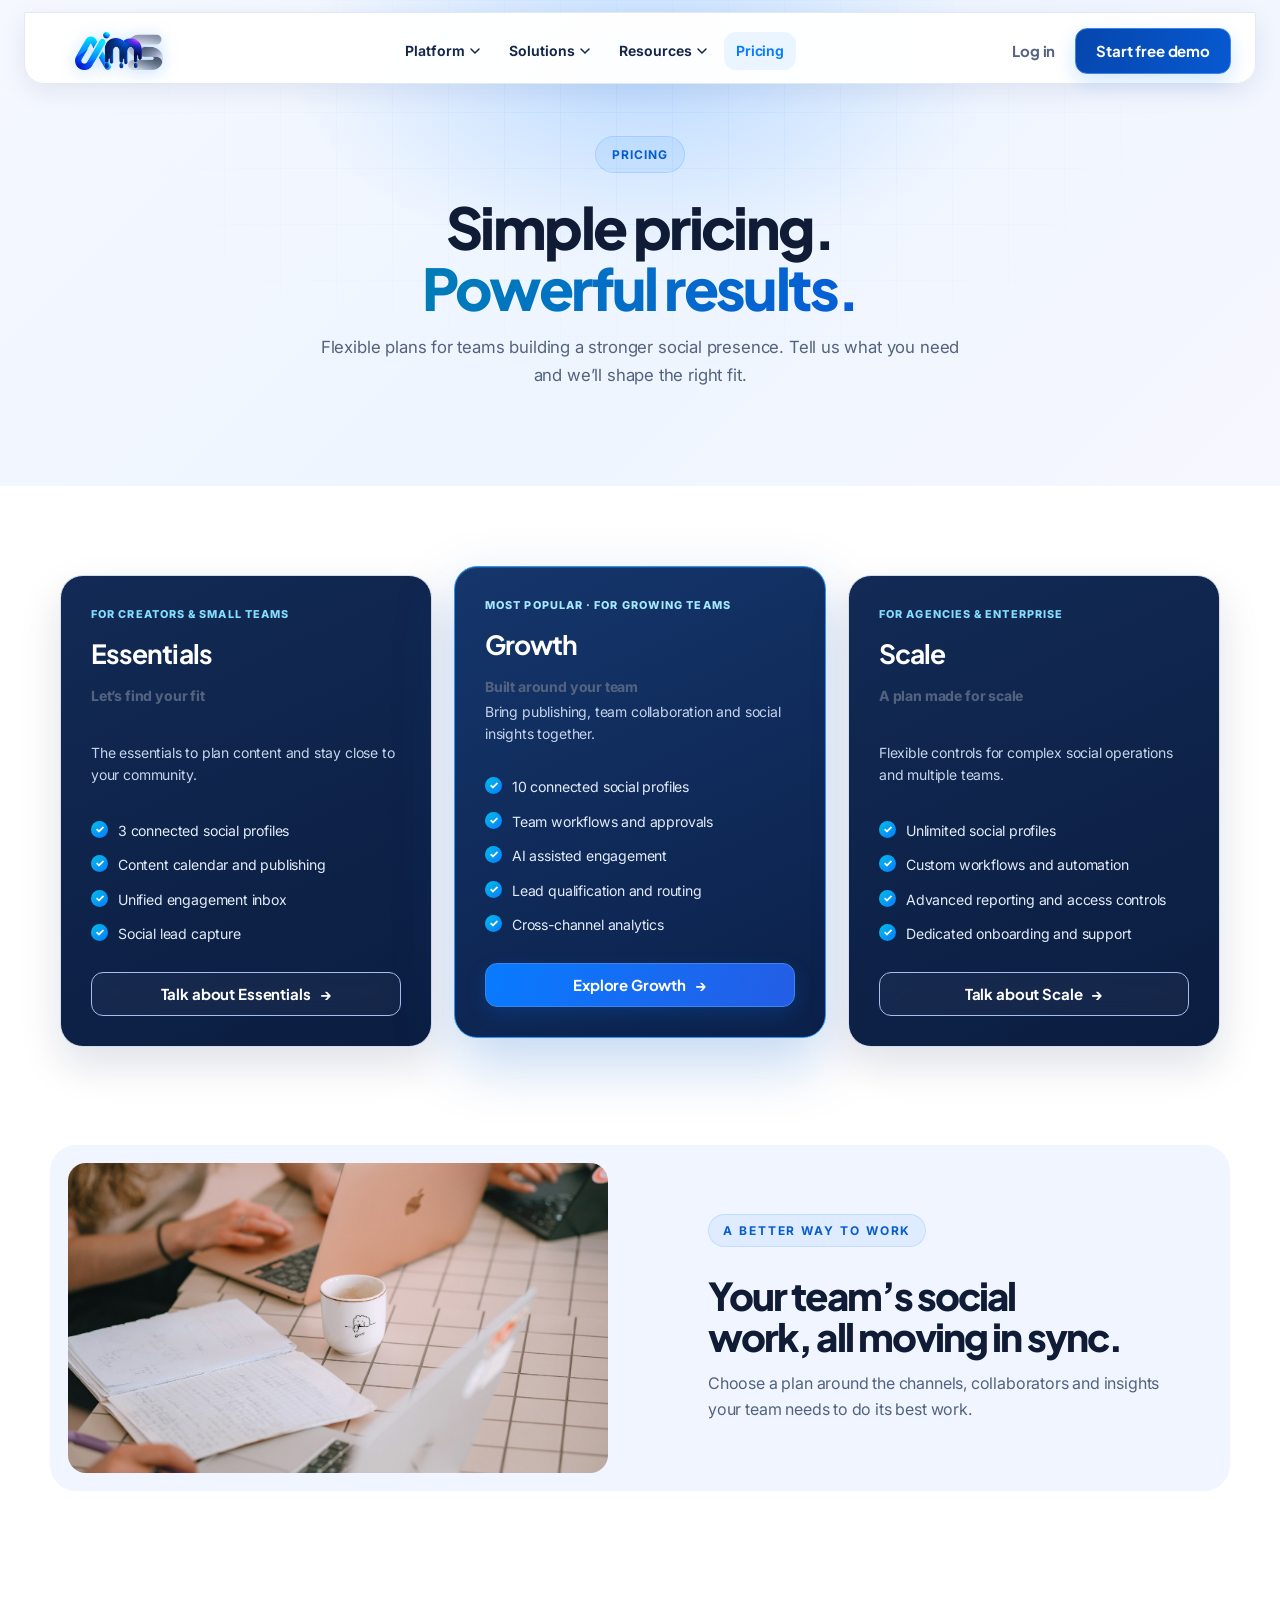
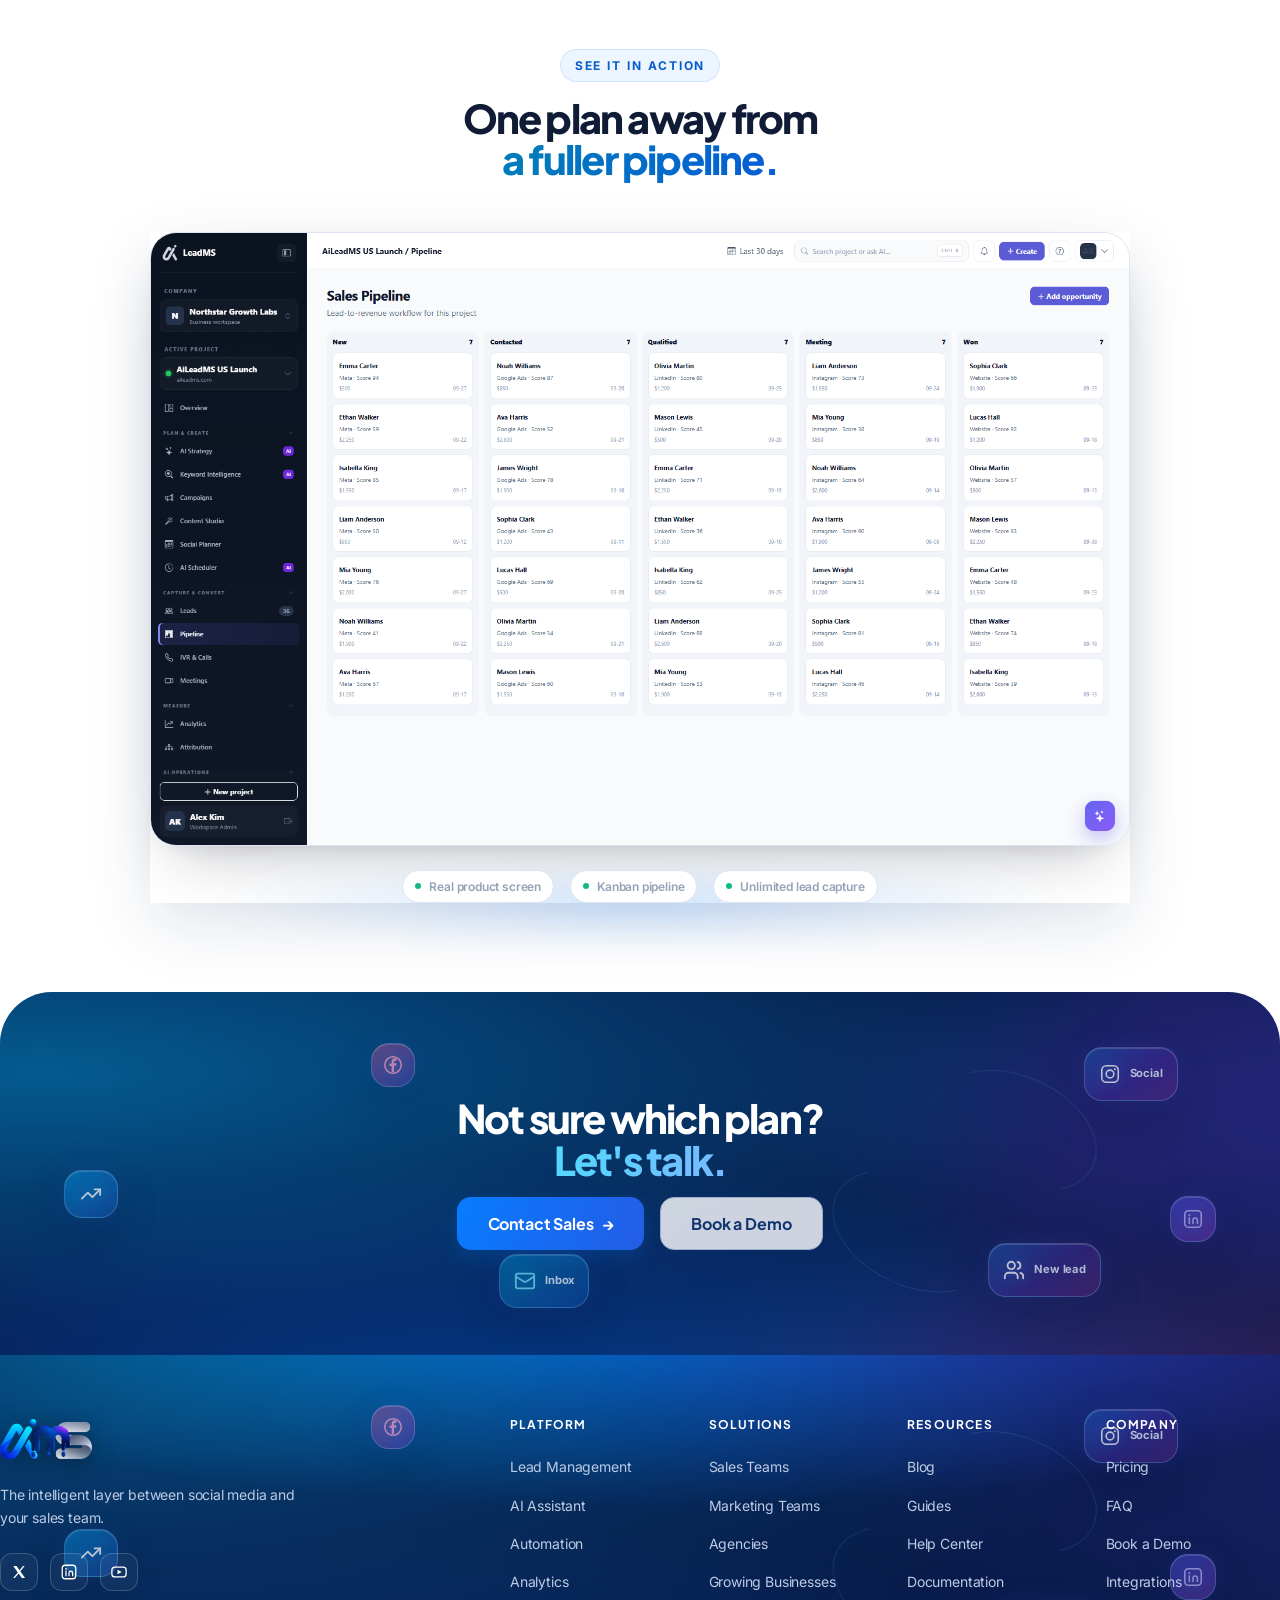
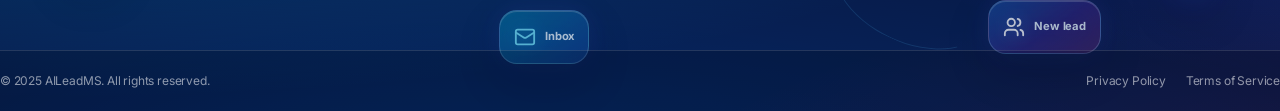
<file: pricing.html>
<!DOCTYPE html>
<html lang="en">
<head>
    <meta charset="UTF-8">
    <script>document.documentElement.classList.add('js');</script>
    <meta name="viewport" content="width=device-width, initial-scale=1.0">
    <title>Pricing — AILeadMS</title>
    <meta name="description" content="Simple, transparent pricing for AILeadMS. Starter, Growth, Business, and Enterprise plans.">
    <link rel="canonical" href="https://aileadms.com/pricing">
    <link rel="preconnect" href="https://fonts.googleapis.com">
    <link href="https://fonts.googleapis.com/css2?family=Inter:opsz,wght@14..32,400;14..32,500;14..32,600;14..32,700;14..32,800&family=Plus+Jakarta+Sans:opsz,wght@7..40,600;7..40,700;7..40,800&display=swap" rel="stylesheet">
    <link rel="stylesheet" href="css/variables.css">
    <link rel="stylesheet" href="css/base.css">
    <link rel="stylesheet" href="css/components.css">
    <link rel="stylesheet" href="css/navbar.css">
    <link rel="stylesheet" href="css/hero.css">
    <link rel="stylesheet" href="css/sections.css">
    <link rel="stylesheet" href="css/animations.css">
    <link rel="stylesheet" href="css/responsive.css">
    <link rel="stylesheet" href="css/refresh.css">
    <link rel="icon" type="image/png" href="assets/logo/aileadms-logo.png">
    <link rel="stylesheet" href="css/brand-polish.css">
    <link rel="stylesheet" href="css/mobile.css">
</head>
<body>
    <!-- icon-sprite -->
    <svg class="svg-sprite" aria-hidden="true" focusable="false" xmlns="http://www.w3.org/2000/svg"><symbol id="ico-alarm-clock" viewBox="0 0 24 24" fill="none" stroke="currentColor" stroke-width="2" stroke-linecap="round" stroke-linejoin="round"><circle cx="12" cy="13" r="8" /><path d="M12 9v4l2 2" /><path d="M5 3 2 6" /><path d="m22 6-3-3" /><path d="M6.38 18.7 4 21" /><path d="M17.64 18.67 20 21" /></symbol><symbol id="ico-award" viewBox="0 0 24 24" fill="none" stroke="currentColor" stroke-width="2" stroke-linecap="round" stroke-linejoin="round"><path d="m15.477 12.89 1.515 8.526a.5.5 0 0 1-.81.47l-3.58-2.687a1 1 0 0 0-1.197 0l-3.586 2.686a.5.5 0 0 1-.81-.469l1.514-8.526" /><circle cx="12" cy="8" r="6" /></symbol><symbol id="ico-badge-check" viewBox="0 0 24 24" fill="none" stroke="currentColor" stroke-width="2" stroke-linecap="round" stroke-linejoin="round"><path d="M3.85 8.62a4 4 0 0 1 4.78-4.77 4 4 0 0 1 6.74 0 4 4 0 0 1 4.78 4.78 4 4 0 0 1 0 6.74 4 4 0 0 1-4.77 4.78 4 4 0 0 1-6.75 0 4 4 0 0 1-4.78-4.77 4 4 0 0 1 0-6.76Z" /><path d="m16 9-5.5 5.5L8 12" /></symbol><symbol id="ico-bell" viewBox="0 0 24 24" fill="none" stroke="currentColor" stroke-width="2" stroke-linecap="round" stroke-linejoin="round"><path d="M10.268 21a2 2 0 0 0 3.464 0" /><path d="M3.262 15.326A1 1 0 0 0 4 17h16a1 1 0 0 0 .74-1.673C19.41 13.956 18 12.499 18 8A6 6 0 0 0 6 8c0 4.499-1.411 5.956-2.738 7.326" /></symbol><symbol id="ico-bell-off" viewBox="0 0 24 24" fill="none" stroke="currentColor" stroke-width="2" stroke-linecap="round" stroke-linejoin="round"><path d="M10.268 21a2 2 0 0 0 3.464 0" /><path d="M17 17H4a1 1 0 0 1-.74-1.673C4.59 13.956 6 12.499 6 8a6 6 0 0 1 .258-1.742" /><path d="m2 2 20 20" /><path d="M8.668 3.01A6 6 0 0 1 18 8c0 2.687.77 4.653 1.707 6.05" /></symbol><symbol id="ico-blocks" viewBox="0 0 24 24" fill="none" stroke="currentColor" stroke-width="2" stroke-linecap="round" stroke-linejoin="round"><path d="M10 22V7a1 1 0 0 0-1-1H4a2 2 0 0 0-2 2v12a2 2 0 0 0 2 2h12a2 2 0 0 0 2-2v-5a1 1 0 0 0-1-1H2" /><rect x="14" y="2" width="8" height="8" rx="1" /></symbol><symbol id="ico-book-open" viewBox="0 0 24 24" fill="none" stroke="currentColor" stroke-width="2" stroke-linecap="round" stroke-linejoin="round"><path d="M12 5v16" /><path d="M20.001 19A2 2 0 0022 17V5a2 2 0 00-1.999-2L16 3.002A5 5 0 0012 5a5 5 0 00-4-2H4a2 2 0 00-2 2v12a2 2 0 001.999 2H8a5 5 0 014 2 5 5 0 014-2z" /></symbol><symbol id="ico-bookmark" viewBox="0 0 24 24" fill="none" stroke="currentColor" stroke-width="2" stroke-linecap="round" stroke-linejoin="round"><path d="M17 3a2 2 0 0 1 2 2v15a1 1 0 0 1-1.496.868l-4.512-2.578a2 2 0 0 0-1.984 0l-4.512 2.578A1 1 0 0 1 5 20V5a2 2 0 0 1 2-2z" /></symbol><symbol id="ico-bot" viewBox="0 0 24 24" fill="none" stroke="currentColor" stroke-width="2" stroke-linecap="round" stroke-linejoin="round"><path d="M12 8V4H8" /><rect width="16" height="12" x="4" y="8" rx="2" /><path d="M2 14h2" /><path d="M20 14h2" /><path d="M15 13v2" /><path d="M9 13v2" /></symbol><symbol id="ico-brain" viewBox="0 0 24 24" fill="none" stroke="currentColor" stroke-width="2" stroke-linecap="round" stroke-linejoin="round"><path d="M12 18V5" /><path d="M15 13a4.17 4.17 0 0 1-3-4 4.17 4.17 0 0 1-3 4" /><path d="M17.598 6.5A3 3 0 1 0 12 5a3 3 0 1 0-5.598 1.5" /><path d="M17.997 5.125a4 4 0 0 1 2.526 5.77" /><path d="M18 18a4 4 0 0 0 2-7.464" /><path d="M19.967 17.483A4 4 0 1 1 12 18a4 4 0 1 1-7.967-.517" /><path d="M6 18a4 4 0 0 1-2-7.464" /><path d="M6.003 5.125a4 4 0 0 0-2.526 5.77" /></symbol><symbol id="ico-briefcase" viewBox="0 0 24 24" fill="none" stroke="currentColor" stroke-width="2" stroke-linecap="round" stroke-linejoin="round"><path d="M16 20V4a2 2 0 0 0-2-2h-4a2 2 0 0 0-2 2v16" /><rect width="20" height="14" x="2" y="6" rx="2" /></symbol><symbol id="ico-building-2" viewBox="0 0 24 24" fill="none" stroke="currentColor" stroke-width="2" stroke-linecap="round" stroke-linejoin="round"><path d="M10 12h4" /><path d="M10 8h4" /><path d="M14 21v-3a2 2 0 0 0-4 0v3" /><path d="M6 10H4a2 2 0 0 0-2 2v7a2 2 0 0 0 2 2h16a2 2 0 0 0 2-2V9a2 2 0 0 0-2-2h-2" /><path d="M6 21V5a2 2 0 0 1 2-2h8a2 2 0 0 1 2 2v16" /></symbol><symbol id="ico-calendar" viewBox="0 0 24 24" fill="none" stroke="currentColor" stroke-width="2" stroke-linecap="round" stroke-linejoin="round"><path d="M8 2v3" /><path d="M16 2v3" /><rect x="3" y="3" width="18" height="18" rx="2" /><path d="M3 9h18" /></symbol><symbol id="ico-calendar-days" viewBox="0 0 24 24" fill="none" stroke="currentColor" stroke-width="2" stroke-linecap="round" stroke-linejoin="round"><path d="M8 2v3" /><path d="M16 2v3" /><rect x="3" y="3" width="18" height="18" rx="2" /><path d="M3 9h18" /><path d="M8 13h.01" /><path d="M12 13h.01" /><path d="M16 13h.01" /><path d="M8 17h.01" /><path d="M12 17h.01" /><path d="M16 17h.01" /></symbol><symbol id="ico-camera" viewBox="0 0 24 24" fill="none" stroke="currentColor" stroke-width="2" stroke-linecap="round" stroke-linejoin="round"><path d="M13.997 4a2 2 0 0 1 1.76 1.05l.486.9A2 2 0 0 0 18.003 7H20a2 2 0 0 1 2 2v9a2 2 0 0 1-2 2H4a2 2 0 0 1-2-2V9a2 2 0 0 1 2-2h1.997a2 2 0 0 0 1.759-1.048l.489-.904A2 2 0 0 1 10.004 4z" /><circle cx="12" cy="13" r="3" /></symbol><symbol id="ico-chart-column" viewBox="0 0 24 24" fill="none" stroke="currentColor" stroke-width="2" stroke-linecap="round" stroke-linejoin="round"><path d="M3 3v16a2 2 0 0 0 2 2h16" /><path d="M18 17V9" /><path d="M13 17V5" /><path d="M8 17v-3" /></symbol><symbol id="ico-circle-alert" viewBox="0 0 24 24" fill="none" stroke="currentColor" stroke-width="2" stroke-linecap="round" stroke-linejoin="round"><circle cx="12" cy="12" r="10" /><line x1="12" x2="12" y1="8" y2="12" /><line x1="12" x2="12.01" y1="16" y2="16" /></symbol><symbol id="ico-circle-check" viewBox="0 0 24 24" fill="none" stroke="currentColor" stroke-width="2" stroke-linecap="round" stroke-linejoin="round"><circle cx="12" cy="12" r="10" /><path d="m16 9-5.5 5.5L8 12" /></symbol><symbol id="ico-circle-help" viewBox="0 0 24 24" fill="none" stroke="currentColor" stroke-width="2" stroke-linecap="round" stroke-linejoin="round"><circle cx="12" cy="12" r="10" /><path d="M9.09 9a3 3 0 0 1 5.83 1c0 2-3 3-3 3" /><path d="M12 17h.01" /></symbol><symbol id="ico-clock" viewBox="0 0 24 24" fill="none" stroke="currentColor" stroke-width="2" stroke-linecap="round" stroke-linejoin="round"><circle cx="12" cy="12" r="10" /><path d="M12 6v6l4 2" /></symbol><symbol id="ico-command" viewBox="0 0 24 24" fill="none" stroke="currentColor" stroke-width="2" stroke-linecap="round" stroke-linejoin="round"><path d="M15 6v12a3 3 0 1 0 3-3H6a3 3 0 1 0 3 3V6a3 3 0 1 0-3 3h12a3 3 0 1 0-3-3" /></symbol><symbol id="ico-contact" viewBox="0 0 24 24" fill="none" stroke="currentColor" stroke-width="2" stroke-linecap="round" stroke-linejoin="round"><path d="M16 2v2" /><path d="M7 21v-2a2 2 0 012-2h6a2 2 0 012 2v2" /><path d="M8 2v2" /><circle cx="12" cy="10" r="3" /><rect x="3" y="3" width="18" height="18" rx="2" /></symbol><symbol id="ico-credit-card" viewBox="0 0 24 24" fill="none" stroke="currentColor" stroke-width="2" stroke-linecap="round" stroke-linejoin="round"><rect width="20" height="14" x="2" y="5" rx="2" /><line x1="2" x2="22" y1="10" y2="10" /><path d="M6 14h2" /></symbol><symbol id="ico-dollar-sign" viewBox="0 0 24 24" fill="none" stroke="currentColor" stroke-width="2" stroke-linecap="round" stroke-linejoin="round"><line x1="12" x2="12" y1="2" y2="22" /><path d="M17 5H9.5a3.5 3.5 0 0 0 0 7h5a3.5 3.5 0 0 1 0 7H6" /></symbol><symbol id="ico-facebook" viewBox="0 0 24 24" fill="none" stroke="currentColor" stroke-width="1.7" stroke-linecap="round" stroke-linejoin="round"><circle cx="12" cy="12" r="9"/><path fill="currentColor" stroke="none" d="M13.2 19.6v-6.7h2.2l.4-2.7h-2.6V8.55c0-.78.28-1.3 1.36-1.3h1.4V4.85c-.24-.03-1.07-.1-2.03-.1-2.01 0-3.39 1.23-3.39 3.48v2.07H8.2v2.7h2.34v6.7z"/></symbol><symbol id="ico-fast-forward" viewBox="0 0 24 24" fill="none" stroke="currentColor" stroke-width="2" stroke-linecap="round" stroke-linejoin="round"><path d="M12 6a2 2 0 0 1 3.414-1.414l6 6a2 2 0 0 1 0 2.828l-6 6A2 2 0 0 1 12 18z" /><path d="M2 6a2 2 0 0 1 3.414-1.414l6 6a2 2 0 0 1 0 2.828l-6 6A2 2 0 0 1 2 18z" /></symbol><symbol id="ico-file-text" viewBox="0 0 24 24" fill="none" stroke="currentColor" stroke-width="2" stroke-linecap="round" stroke-linejoin="round"><path d="M6 22a2 2 0 0 1-2-2V4a2 2 0 0 1 2-2h8a2.4 2.4 0 0 1 1.704.706l3.588 3.588A2.4 2.4 0 0 1 20 8v12a2 2 0 0 1-2 2z" /><path d="M14 2v5a1 1 0 0 0 1 1h5" /><path d="M10 9H8" /><path d="M16 13H8" /><path d="M16 17H8" /></symbol><symbol id="ico-flag" viewBox="0 0 24 24" fill="none" stroke="currentColor" stroke-width="2" stroke-linecap="round" stroke-linejoin="round"><path d="M4 22V4a1 1 0 0 1 .4-.8A6 6 0 0 1 8 2c3 0 5 2 7.333 2q2 0 3.067-.8A1 1 0 0 1 20 4v10a1 1 0 0 1-.4.8A6 6 0 0 1 16 16c-3 0-5-2-8-2a6 6 0 0 0-4 1.528" /></symbol><symbol id="ico-flame" viewBox="0 0 24 24" fill="none" stroke="currentColor" stroke-width="2" stroke-linecap="round" stroke-linejoin="round"><path d="M12 3q1 4 4 6.5t3 5.5a1 1 0 0 1-14 0 5 5 0 0 1 1-3 1 1 0 0 0 5 0c0-2-1.5-3-1.5-5q0-2 2.5-4" /></symbol><symbol id="ico-folder" viewBox="0 0 24 24" fill="none" stroke="currentColor" stroke-width="2" stroke-linecap="round" stroke-linejoin="round"><path d="M20 20a2 2 0 0 0 2-2V8a2 2 0 0 0-2-2h-7.9a2 2 0 0 1-1.69-.9L9.6 3.9A2 2 0 0 0 7.93 3H4a2 2 0 0 0-2 2v13a2 2 0 0 0 2 2Z" /></symbol><symbol id="ico-gauge" viewBox="0 0 24 24" fill="none" stroke="currentColor" stroke-width="2" stroke-linecap="round" stroke-linejoin="round"><path d="m12 14 4-4" /><path d="M3.34 19a10 10 0 1 1 17.32 0" /></symbol><symbol id="ico-git-branch" viewBox="0 0 24 24" fill="none" stroke="currentColor" stroke-width="2" stroke-linecap="round" stroke-linejoin="round"><path d="M15 6a9 9 0 0 0-9 9V3" /><circle cx="18" cy="6" r="3" /><circle cx="6" cy="18" r="3" /></symbol><symbol id="ico-globe" viewBox="0 0 24 24" fill="none" stroke="currentColor" stroke-width="2" stroke-linecap="round" stroke-linejoin="round"><circle cx="12" cy="12" r="10" /><path d="M12 2a14.5 14.5 0 0 0 0 20 14.5 14.5 0 0 0 0-20" /><path d="M2 12h20" /></symbol><symbol id="ico-handshake" viewBox="0 0 24 24" fill="none" stroke="currentColor" stroke-width="2" stroke-linecap="round" stroke-linejoin="round"><path d="m11 17 2 2a1 1 0 1 0 3-3" /><path d="m14 14 2.5 2.5a1 1 0 1 0 3-3l-3.88-3.88a3 3 0 0 0-4.24 0l-.88.88a1 1 0 1 1-3-3l2.81-2.81a5.79 5.79 0 0 1 7.06-.87l.47.28a2 2 0 0 0 1.42.25L21 4" /><path d="m21 3 1 11h-2" /><path d="M3 3 2 14l6.5 6.5a1 1 0 1 0 3-3" /><path d="M3 4h8" /></symbol><symbol id="ico-image" viewBox="0 0 24 24" fill="none" stroke="currentColor" stroke-width="2" stroke-linecap="round" stroke-linejoin="round"><rect width="18" height="18" x="3" y="3" rx="2" ry="2" /><circle cx="9" cy="9" r="2" /><path d="m21 15-3.086-3.086a2 2 0 0 0-2.828 0L6 21" /></symbol><symbol id="ico-inbox" viewBox="0 0 24 24" fill="none" stroke="currentColor" stroke-width="2" stroke-linecap="round" stroke-linejoin="round"><polyline points="22 12 16 12 14 15 10 15 8 12 2 12" /><path d="M5.45 5.11 2 12v6a2 2 0 0 0 2 2h16a2 2 0 0 0 2-2v-6l-3.45-6.89A2 2 0 0 0 16.76 4H7.24a2 2 0 0 0-1.79 1.11z" /></symbol><symbol id="ico-instagram" viewBox="0 0 24 24" fill="none" stroke="currentColor" stroke-width="1.7" stroke-linecap="round" stroke-linejoin="round"><rect x="3" y="3" width="18" height="18" rx="5"/><circle cx="12" cy="12" r="4.2"/><circle cx="17.3" cy="6.7" r="1.1" fill="currentColor" stroke="none"/></symbol><symbol id="ico-key" viewBox="0 0 24 24" fill="none" stroke="currentColor" stroke-width="2" stroke-linecap="round" stroke-linejoin="round"><path d="m2 21 9.6-9.6" /><path d="m7.5 15.5 2.3 2.3a1 1 0 0 1 0 1.4l-2.1 2.1a1 1 0 0 1-1.4 0L4 19" /><circle cx="15.5" cy="7.5" r="5.5" /></symbol><symbol id="ico-lightbulb" viewBox="0 0 24 24" fill="none" stroke="currentColor" stroke-width="2" stroke-linecap="round" stroke-linejoin="round"><path d="M15 14c.2-1 .7-1.7 1.5-2.5 1-.9 1.5-2.2 1.5-3.5A6 6 0 0 0 6 8c0 1 .2 2.2 1.5 3.5.7.7 1.3 1.5 1.5 2.5" /><path d="M9 18h6" /><path d="M10 22h4" /></symbol><symbol id="ico-link-2" viewBox="0 0 24 24" fill="none" stroke="currentColor" stroke-width="2" stroke-linecap="round" stroke-linejoin="round"><path d="M9 17H7A5 5 0 0 1 7 7h2" /><path d="M15 7h2a5 5 0 1 1 0 10h-2" /><line x1="8" x2="16" y1="12" y2="12" /></symbol><symbol id="ico-linkedin" viewBox="0 0 24 24" fill="none" stroke="currentColor" stroke-width="1.7" stroke-linecap="round" stroke-linejoin="round"><rect x="3" y="3" width="18" height="18" rx="4"/><path d="M8 10.6V17"/><circle cx="8" cy="7.7" r="1.15" fill="currentColor" stroke="none"/><path d="M12 17v-3.7a2.4 2.4 0 0 1 4.8 0V17"/></symbol><symbol id="ico-list-checks" viewBox="0 0 24 24" fill="none" stroke="currentColor" stroke-width="2" stroke-linecap="round" stroke-linejoin="round"><path d="M13 5h8" /><path d="M13 12h8" /><path d="M13 19h8" /><path d="m3 17 2 2 4-4" /><path d="m3 7 2 2 4-4" /></symbol><symbol id="ico-lock" viewBox="0 0 24 24" fill="none" stroke="currentColor" stroke-width="2" stroke-linecap="round" stroke-linejoin="round"><rect width="18" height="11" x="3" y="11" rx="2" ry="2" /><path d="M7 11V7a5 5 0 0 1 10 0v4" /></symbol><symbol id="ico-mail" viewBox="0 0 24 24" fill="none" stroke="currentColor" stroke-width="2" stroke-linecap="round" stroke-linejoin="round"><path d="m22 7-8.991 5.727a2 2 0 0 1-2.009 0L2 7" /><rect x="2" y="4" width="20" height="16" rx="2" /></symbol><symbol id="ico-map-pin" viewBox="0 0 24 24" fill="none" stroke="currentColor" stroke-width="2" stroke-linecap="round" stroke-linejoin="round"><path d="M20 10c0 4.993-5.539 10.193-7.399 11.799a1 1 0 0 1-1.202 0C9.539 20.193 4 14.993 4 10a8 8 0 0 1 16 0" /><circle cx="12" cy="10" r="3" /></symbol><symbol id="ico-megaphone" viewBox="0 0 24 24" fill="none" stroke="currentColor" stroke-width="2" stroke-linecap="round" stroke-linejoin="round"><path d="M11 6a13 13 0 0 0 8.4-2.8A1 1 0 0 1 21 4v12a1 1 0 0 1-1.6.8A13 13 0 0 0 11 14H5a2 2 0 0 1-2-2V8a2 2 0 0 1 2-2z" /><path d="M6 14a12 12 0 0 0 2.4 7.2 2 2 0 0 0 3.2-2.4A8 8 0 0 1 10 14" /><path d="M8 6v8" /></symbol><symbol id="ico-message-circle" viewBox="0 0 24 24" fill="none" stroke="currentColor" stroke-width="2" stroke-linecap="round" stroke-linejoin="round"><path d="M2.992 16.342a2 2 0 0 1 .094 1.167l-1.065 3.29a1 1 0 0 0 1.236 1.168l3.413-.998a2 2 0 0 1 1.099.092 10 10 0 1 0-4.777-4.719" /></symbol><symbol id="ico-message-square" viewBox="0 0 24 24" fill="none" stroke="currentColor" stroke-width="2" stroke-linecap="round" stroke-linejoin="round"><path d="M22 17a2 2 0 0 1-2 2H6.828a2 2 0 0 0-1.414.586l-2.202 2.202A.71.71 0 0 1 2 21.286V5a2 2 0 0 1 2-2h16a2 2 0 0 1 2 2z" /></symbol><symbol id="ico-monitor" viewBox="0 0 24 24" fill="none" stroke="currentColor" stroke-width="2" stroke-linecap="round" stroke-linejoin="round"><rect width="20" height="14" x="2" y="3" rx="2" /><line x1="8" x2="16" y1="21" y2="21" /><line x1="12" x2="12" y1="17" y2="21" /></symbol><symbol id="ico-network" viewBox="0 0 24 24" fill="none" stroke="currentColor" stroke-width="2" stroke-linecap="round" stroke-linejoin="round"><rect x="16" y="16" width="6" height="6" rx="1" /><rect x="2" y="16" width="6" height="6" rx="1" /><rect x="9" y="2" width="6" height="6" rx="1" /><path d="M5 16v-3a1 1 0 0 1 1-1h12a1 1 0 0 1 1 1v3" /><path d="M12 12V8" /></symbol><symbol id="ico-package" viewBox="0 0 24 24" fill="none" stroke="currentColor" stroke-width="2" stroke-linecap="round" stroke-linejoin="round"><path d="M11 21.73a2 2 0 0 0 2 0l7-4A2 2 0 0 0 21 16V8a2 2 0 0 0-1-1.73l-7-4a2 2 0 0 0-2 0l-7 4A2 2 0 0 0 3 8v8a2 2 0 0 0 1 1.73z" /><path d="M12 22V12" /><polyline points="3.29 7 12 12 20.71 7" /><path d="m7.5 4.27 9 5.15" /></symbol><symbol id="ico-palette" viewBox="0 0 24 24" fill="none" stroke="currentColor" stroke-width="2" stroke-linecap="round" stroke-linejoin="round"><path d="M12 22a1 1 0 0 1 0-20 10 9 0 0 1 10 9 5 5 0 0 1-5 5h-2.25a1.75 1.75 0 0 0-1.4 2.8l.3.4a1.75 1.75 0 0 1-1.4 2.8z" /><circle cx="13.5" cy="6.5" r=".5" fill="currentColor" /><circle cx="17.5" cy="10.5" r=".5" fill="currentColor" /><circle cx="6.5" cy="12.5" r=".5" fill="currentColor" /><circle cx="8.5" cy="7.5" r=".5" fill="currentColor" /></symbol><symbol id="ico-pen-line" viewBox="0 0 24 24" fill="none" stroke="currentColor" stroke-width="2" stroke-linecap="round" stroke-linejoin="round"><path d="M13 21h8" /><path d="M21.174 6.812a1 1 0 0 0-3.986-3.987L3.842 16.174a2 2 0 0 0-.5.83l-1.321 4.352a.5.5 0 0 0 .623.622l4.353-1.32a2 2 0 0 0 .83-.497z" /></symbol><symbol id="ico-puzzle" viewBox="0 0 24 24" fill="none" stroke="currentColor" stroke-width="2" stroke-linecap="round" stroke-linejoin="round"><path d="M15.39 4.39a1 1 0 0 0 1.68-.474 2.5 2.5 0 1 1 3.014 3.015 1 1 0 0 0-.474 1.68l1.683 1.682a2.414 2.414 0 0 1 0 3.414L19.61 15.39a1 1 0 0 1-1.68-.474 2.5 2.5 0 1 0-3.014 3.015 1 1 0 0 1 .474 1.68l-1.683 1.682a2.414 2.414 0 0 1-3.414 0L8.61 19.61a1 1 0 0 0-1.68.474 2.5 2.5 0 1 1-3.014-3.015 1 1 0 0 0 .474-1.68l-1.683-1.682a2.414 2.414 0 0 1 0-3.414L4.39 8.61a1 1 0 0 1 1.68.474 2.5 2.5 0 1 0 3.014-3.015 1 1 0 0 1-.474-1.68l1.683-1.682a2.414 2.414 0 0 1 3.414 0z" /></symbol><symbol id="ico-refresh-cw" viewBox="0 0 24 24" fill="none" stroke="currentColor" stroke-width="2" stroke-linecap="round" stroke-linejoin="round"><path d="M3 12a9 9 0 0 1 9-9 9.75 9.75 0 0 1 6.74 2.74L21 8" /><path d="M21 3v5h-5" /><path d="M21 12a9 9 0 0 1-9 9 9.75 9.75 0 0 1-6.74-2.74L3 16" /><path d="M8 16H3v5" /></symbol><symbol id="ico-rocket" viewBox="0 0 24 24" fill="none" stroke="currentColor" stroke-width="2" stroke-linecap="round" stroke-linejoin="round"><path d="M12 15v5s3.03-.55 4-2c1.08-1.62 0-5 0-5" /><path d="M4.5 16.5c-1.5 1.26-2 5-2 5s3.74-.5 5-2c.71-.84.7-2.13-.09-2.91a2.18 2.18 0 0 0-2.91-.09" /><path d="M9 12a22 22 0 0 1 2-3.95A12.88 12.88 0 0 1 22 2c0 2.72-.78 7.5-6 11a22.4 22.4 0 0 1-4 2z" /><path d="M9 12H4s.55-3.03 2-4c1.62-1.08 5 .05 5 .05" /></symbol><symbol id="ico-route" viewBox="0 0 24 24" fill="none" stroke="currentColor" stroke-width="2" stroke-linecap="round" stroke-linejoin="round"><circle cx="6" cy="19" r="3" /><path d="M9 19h8.5a3.5 3.5 0 0 0 0-7h-11a3.5 3.5 0 0 1 0-7H15" /><circle cx="18" cy="5" r="3" /></symbol><symbol id="ico-search" viewBox="0 0 24 24" fill="none" stroke="currentColor" stroke-width="2" stroke-linecap="round" stroke-linejoin="round"><path d="m21 21-4.34-4.34" /><circle cx="11" cy="11" r="8" /></symbol><symbol id="ico-settings" viewBox="0 0 24 24" fill="none" stroke="currentColor" stroke-width="2" stroke-linecap="round" stroke-linejoin="round"><path d="M9.671 4.136a2.34 2.34 0 0 1 4.659 0 2.34 2.34 0 0 0 3.319 1.915 2.34 2.34 0 0 1 2.33 4.033 2.34 2.34 0 0 0 0 3.831 2.34 2.34 0 0 1-2.33 4.033 2.34 2.34 0 0 0-3.319 1.915 2.34 2.34 0 0 1-4.659 0 2.34 2.34 0 0 0-3.32-1.915 2.34 2.34 0 0 1-2.33-4.033 2.34 2.34 0 0 0 0-3.831A2.34 2.34 0 0 1 6.35 6.051a2.34 2.34 0 0 0 3.319-1.915" /><circle cx="12" cy="12" r="3" /></symbol><symbol id="ico-shield" viewBox="0 0 24 24" fill="none" stroke="currentColor" stroke-width="2" stroke-linecap="round" stroke-linejoin="round"><path d="M20 13c0 5-3.5 7.5-7.66 8.95a1 1 0 0 1-.67-.01C7.5 20.5 4 18 4 13V6a1 1 0 0 1 1-1c2 0 4.5-1.2 6.24-2.72a1.17 1.17 0 0 1 1.52 0C14.51 3.81 17 5 19 5a1 1 0 0 1 1 1z" /></symbol><symbol id="ico-slack" viewBox="0 0 24 24" fill="none" stroke="currentColor" stroke-width="1.7" stroke-linecap="round" stroke-linejoin="round"><path d="M9 3.5a1.7 1.7 0 1 1 3.4 0V12a1.7 1.7 0 1 1-3.4 0z"/><path d="M15.7 9a1.7 1.7 0 1 1 0 3.4H7.3a1.7 1.7 0 1 1 0-3.4z" transform="translate(0 -2)"/><path d="M20.5 15a1.7 1.7 0 1 1-3.4 0V6.5a1.7 1.7 0 1 1 3.4 0z"/><path d="M3.5 18.5a1.7 1.7 0 1 1 0-3.4H12a1.7 1.7 0 1 1 0 3.4z"/></symbol><symbol id="ico-smartphone" viewBox="0 0 24 24" fill="none" stroke="currentColor" stroke-width="2" stroke-linecap="round" stroke-linejoin="round"><rect width="14" height="20" x="5" y="2" rx="2" ry="2" /><path d="M12 18h.01" /></symbol><symbol id="ico-snowflake" viewBox="0 0 24 24" fill="none" stroke="currentColor" stroke-width="2" stroke-linecap="round" stroke-linejoin="round"><path d="m10 20-1.25-2.5L6 18" /><path d="M10 4 8.75 6.5 6 6" /><path d="m14 20 1.25-2.5L18 18" /><path d="m14 4 1.25 2.5L18 6" /><path d="m17 21-3-6h-4" /><path d="m17 3-3 6 1.5 3" /><path d="M2 12h6.5L10 9" /><path d="m20 10-1.5 2 1.5 2" /><path d="M22 12h-6.5L14 15" /><path d="m4 10 1.5 2L4 14" /><path d="m7 21 3-6-1.5-3" /><path d="m7 3 3 6h4" /></symbol><symbol id="ico-sparkles" viewBox="0 0 24 24" fill="none" stroke="currentColor" stroke-width="2" stroke-linecap="round" stroke-linejoin="round"><path d="M11.017 2.814a1 1 0 0 1 1.966 0l1.051 5.558a2 2 0 0 0 1.594 1.594l5.558 1.051a1 1 0 0 1 0 1.966l-5.558 1.051a2 2 0 0 0-1.594 1.594l-1.051 5.558a1 1 0 0 1-1.966 0l-1.051-5.558a2 2 0 0 0-1.594-1.594l-5.558-1.051a1 1 0 0 1 0-1.966l5.558-1.051a2 2 0 0 0 1.594-1.594z" /><path d="M20 2v4" /><path d="M22 4h-4" /><circle cx="4" cy="20" r="2" /></symbol><symbol id="ico-split" viewBox="0 0 24 24" fill="none" stroke="currentColor" stroke-width="2" stroke-linecap="round" stroke-linejoin="round"><path d="M16 3h5v5" /><path d="M8 3H3v5" /><path d="M12 22v-8.3a4 4 0 0 0-1.172-2.872L3 3" /><path d="m15 9 6-6" /></symbol><symbol id="ico-square-kanban" viewBox="0 0 24 24" fill="none" stroke="currentColor" stroke-width="2" stroke-linecap="round" stroke-linejoin="round"><rect width="18" height="18" x="3" y="3" rx="2" /><path d="M8 7v7" /><path d="M12 7v4" /><path d="M16 7v9" /></symbol><symbol id="ico-star" viewBox="0 0 24 24" fill="none" stroke="currentColor" stroke-width="2" stroke-linecap="round" stroke-linejoin="round"><path d="M11.525 2.295a.53.53 0 0 1 .95 0l2.31 4.679a2.123 2.123 0 0 0 1.595 1.16l5.166.756a.53.53 0 0 1 .294.904l-3.736 3.638a2.123 2.123 0 0 0-.611 1.878l.882 5.14a.53.53 0 0 1-.771.56l-4.618-2.428a2.122 2.122 0 0 0-1.973 0L6.396 21.01a.53.53 0 0 1-.77-.56l.881-5.139a2.122 2.122 0 0 0-.611-1.879L2.16 9.795a.53.53 0 0 1 .294-.906l5.165-.755a2.122 2.122 0 0 0 1.597-1.16z" /></symbol><symbol id="ico-sun" viewBox="0 0 24 24" fill="none" stroke="currentColor" stroke-width="2" stroke-linecap="round" stroke-linejoin="round"><circle cx="12" cy="12" r="4" /><path d="M12 2v2" /><path d="M12 20v2" /><path d="m4.93 4.93 1.41 1.41" /><path d="m17.66 17.66 1.41 1.41" /><path d="M2 12h2" /><path d="M20 12h2" /><path d="m6.34 17.66-1.41 1.41" /><path d="m19.07 4.93-1.41 1.41" /></symbol><symbol id="ico-table" viewBox="0 0 24 24" fill="none" stroke="currentColor" stroke-width="2" stroke-linecap="round" stroke-linejoin="round"><path d="M12 3v18" /><rect width="18" height="18" x="3" y="3" rx="2" /><path d="M3 9h18" /><path d="M3 15h18" /></symbol><symbol id="ico-target" viewBox="0 0 24 24" fill="none" stroke="currentColor" stroke-width="2" stroke-linecap="round" stroke-linejoin="round"><circle cx="12" cy="12" r="10" /><circle cx="12" cy="12" r="6" /><circle cx="12" cy="12" r="2" /></symbol><symbol id="ico-tiktok" viewBox="0 0 24 24" fill="none" stroke="currentColor" stroke-width="1.7" stroke-linecap="round" stroke-linejoin="round"><path d="M14.6 3.2v10.4a3.8 3.8 0 1 1-3.8-3.8c.32 0 .63.04.92.12"/><path d="M14.6 6.4a5.7 5.7 0 0 0 5.5 2.9"/></symbol><symbol id="ico-timer" viewBox="0 0 24 24" fill="none" stroke="currentColor" stroke-width="2" stroke-linecap="round" stroke-linejoin="round"><line x1="10" x2="14" y1="2" y2="2" /><line x1="12" x2="15" y1="14" y2="11" /><circle cx="12" cy="14" r="8" /></symbol><symbol id="ico-trending-down" viewBox="0 0 24 24" fill="none" stroke="currentColor" stroke-width="2" stroke-linecap="round" stroke-linejoin="round"><path d="M16 17h6v-6" /><path d="m22 17-8.5-8.5-5 5L2 7" /></symbol><symbol id="ico-trending-up" viewBox="0 0 24 24" fill="none" stroke="currentColor" stroke-width="2" stroke-linecap="round" stroke-linejoin="round"><path d="M16 7h6v6" /><path d="m22 7-8.5 8.5-5-5L2 17" /></symbol><symbol id="ico-users" viewBox="0 0 24 24" fill="none" stroke="currentColor" stroke-width="2" stroke-linecap="round" stroke-linejoin="round"><path d="M16 21v-2a4 4 0 0 0-4-4H6a4 4 0 0 0-4 4v2" /><path d="M16 3.128a4 4 0 0 1 0 7.744" /><path d="M22 21v-2a4 4 0 0 0-3-3.87" /><circle cx="9" cy="7" r="4" /></symbol><symbol id="ico-video" viewBox="0 0 24 24" fill="none" stroke="currentColor" stroke-width="2" stroke-linecap="round" stroke-linejoin="round"><path d="m16 13 5.223 3.482a.5.5 0 0 0 .777-.416V7.87a.5.5 0 0 0-.752-.432L16 10.5" /><rect x="2" y="6" width="14" height="12" rx="2" /></symbol><symbol id="ico-wand-sparkles" viewBox="0 0 24 24" fill="none" stroke="currentColor" stroke-width="2" stroke-linecap="round" stroke-linejoin="round"><path d="m21.64 3.64-1.28-1.28a1.21 1.21 0 0 0-1.72 0L2.36 18.64a1.21 1.21 0 0 0 0 1.72l1.28 1.28a1.2 1.2 0 0 0 1.72 0L21.64 5.36a1.2 1.2 0 0 0 0-1.72" /><path d="m14 7 3 3" /><path d="M5 6v4" /><path d="M19 14v4" /><path d="M10 2v2" /><path d="M7 8H3" /><path d="M21 16h-4" /><path d="M11 3H9" /></symbol><symbol id="ico-whatsapp" viewBox="0 0 24 24" fill="none" stroke="currentColor" stroke-width="1.7" stroke-linecap="round" stroke-linejoin="round"><path d="M20.5 11.7a8.5 8.5 0 0 1-12.6 7.5L3.5 20.5l1.4-4.3A8.5 8.5 0 1 1 20.5 11.7z"/><path d="M9 9.4c.3 2.4 2.3 4.5 4.7 5 .6.1 1.2-.2 1.4-.8l.2-.6-1.9-1-.7.8a5.6 5.6 0 0 1-2.3-2.3l.8-.7-1-1.9-.6.2c-.6.2-.9.8-.6 1.3z"/></symbol><symbol id="ico-workflow" viewBox="0 0 24 24" fill="none" stroke="currentColor" stroke-width="2" stroke-linecap="round" stroke-linejoin="round"><rect width="8" height="8" x="3" y="3" rx="2" /><path d="M7 11v4a2 2 0 0 0 2 2h4" /><rect width="8" height="8" x="13" y="13" rx="2" /></symbol><symbol id="ico-x" viewBox="0 0 24 24" fill="none" stroke="currentColor" stroke-width="1.7" stroke-linecap="round" stroke-linejoin="round"><path fill="currentColor" stroke="none" d="M4.4 4h4.3l4 5.5L17.3 4h2.3l-5.9 6.9L20.1 20h-4.3l-4.3-5.9L6.5 20H4.2l6.2-7.3z"/></symbol><symbol id="ico-youtube" viewBox="0 0 24 24" fill="none" stroke="currentColor" stroke-width="1.7" stroke-linecap="round" stroke-linejoin="round"><rect x="2.5" y="5.5" width="19" height="13" rx="4"/><path fill="currentColor" stroke="none" d="M10.1 9.1l5.5 2.9-5.5 2.9z"/></symbol><symbol id="ico-zap" viewBox="0 0 24 24" fill="none" stroke="currentColor" stroke-width="2" stroke-linecap="round" stroke-linejoin="round"><path d="M15.914 4a1.5 1.5 0 00-2.474-1.561l-9 9A1.5 1.5 0 005.5 14h4.002a.5.5 0 01.471.666L8.086 20a1.5 1.5 0 002.475 1.56l9-9A1.5 1.5 0 0018.5 10h-3.997a.5.5 0 01-.472-.667z" /></symbol></svg>
    <a href="#main-content" class="skip-link">Skip to main content</a>
    <header class="navbar" id="navbar">
        <div class="container navbar__inner">
            <a href="index.html" class="navbar__logo" aria-label="AILeadMS Home">
                <img src="assets/logo/aileadms-logo.png" alt="AILeadMS" width="150" height="70">
            </a>

            <nav class="navbar__nav" aria-label="Main navigation">
                <ul class="navbar__menu">
                    <li class="navbar__item has-dropdown">
                        <button class="navbar__link" aria-expanded="false" aria-haspopup="true">
                            Platform
                            <svg width="12" height="12" viewBox="0 0 12 12" fill="none" aria-hidden="true"><path d="M2 4 L6 8 L10 4" stroke="currentColor" stroke-width="1.5" stroke-linecap="round"/></svg>
                        </button>
                        <div class="navbar__dropdown">
                            <a href="lead-management.html" class="dropdown__link">
                                <span class="dropdown__icon"><svg class="ico" aria-hidden="true"><use href="#ico-list-checks"></use></svg></span>
                                <span>
                                    <strong>Lead Management</strong>
                                    <small>See every lead, know what to do next</small>
                                </span>
                            </a>
                            <a href="ai-assistant.html" class="dropdown__link">
                                <span class="dropdown__icon"><svg class="ico" aria-hidden="true"><use href="#ico-bot"></use></svg></span>
                                <span>
                                    <strong>AI Assistant</strong>
                                    <small>Your AI for every conversation</small>
                                </span>
                            </a>
                            <a href="automation.html" class="dropdown__link">
                                <span class="dropdown__icon"><svg class="ico" aria-hidden="true"><use href="#ico-zap"></use></svg></span>
                                <span>
                                    <strong>Automation</strong>
                                    <small>Let AI handle the repetitive work</small>
                                </span>
                            </a>
                            <a href="analytics.html" class="dropdown__link">
                                <span class="dropdown__icon"><svg class="ico" aria-hidden="true"><use href="#ico-chart-column"></use></svg></span>
                                <span>
                                    <strong>Analytics</strong>
                                    <small>Turn conversations into intelligence</small>
                                </span>
                            </a>
                        </div>
                    </li>
                    <li class="navbar__item has-dropdown">
                        <button class="navbar__link" aria-expanded="false" aria-haspopup="true">
                            Solutions
                            <svg width="12" height="12" viewBox="0 0 12 12" fill="none" aria-hidden="true"><path d="M2 4 L6 8 L10 4" stroke="currentColor" stroke-width="1.5" stroke-linecap="round"/></svg>
                        </button>
                        <div class="navbar__dropdown">
                            <a href="solutions.html#sales" class="dropdown__link">
                                <span class="dropdown__icon"><svg class="ico" aria-hidden="true"><use href="#ico-briefcase"></use></svg></span>
                                <span><strong>Sales Teams</strong><small>Close more deals</small></span>
                            </a>
                            <a href="solutions.html#marketing" class="dropdown__link">
                                <span class="dropdown__icon"><svg class="ico" aria-hidden="true"><use href="#ico-megaphone"></use></svg></span>
                                <span><strong>Marketing Teams</strong><small>Prove social ROI</small></span>
                            </a>
                            <a href="solutions.html#agencies" class="dropdown__link">
                                <span class="dropdown__icon"><svg class="ico" aria-hidden="true"><use href="#ico-building-2"></use></svg></span>
                                <span><strong>Agencies</strong><small>Manage multiple clients</small></span>
                            </a>
                            <a href="solutions.html#growing" class="dropdown__link">
                                <span class="dropdown__icon"><svg class="ico" aria-hidden="true"><use href="#ico-rocket"></use></svg></span>
                                <span><strong>Growing Businesses</strong><small>Scale without chaos</small></span>
                            </a>
                        </div>
                    </li>
                    <li class="navbar__item has-dropdown">
                        <button class="navbar__link" aria-expanded="false" aria-haspopup="true">
                            Resources
                            <svg width="12" height="12" viewBox="0 0 12 12" fill="none" aria-hidden="true"><path d="M2 4 L6 8 L10 4" stroke="currentColor" stroke-width="1.5" stroke-linecap="round"/></svg>
                        </button>
                        <div class="navbar__dropdown">
                            <a href="resources.html#blog" class="dropdown__link">
                                <span class="dropdown__icon"><svg class="ico" aria-hidden="true"><use href="#ico-pen-line"></use></svg></span>
                                <span><strong>Blog</strong><small>Insights and best practices</small></span>
                            </a>
                            <a href="resources.html#guides" class="dropdown__link">
                                <span class="dropdown__icon"><svg class="ico" aria-hidden="true"><use href="#ico-book-open"></use></svg></span>
                                <span><strong>Guides</strong><small>Step-by-step playbooks</small></span>
                            </a>
                            <a href="resources.html#help" class="dropdown__link">
                                <span class="dropdown__icon"><svg class="ico" aria-hidden="true"><use href="#ico-circle-help"></use></svg></span>
                                <span><strong>Help Center</strong><small>Get answers fast</small></span>
                            </a>
                            <a href="resources.html#docs" class="dropdown__link">
                                <span class="dropdown__icon"><svg class="ico" aria-hidden="true"><use href="#ico-file-text"></use></svg></span>
                                <span><strong>Documentation</strong><small>Technical reference</small></span>
                            </a>
                        </div>
                    </li>
                    <li class="navbar__item"><a href="pricing.html" class="navbar__link">Pricing</a></li>
                </ul>
            </nav>

            <div class="navbar__actions">
                <a href="demo.html" class="btn btn--ghost">Log in</a>
                <a href="#demo-form" class="btn btn--primary nav-demo-trigger">Start free demo</a>
                <button class="theme-toggle" id="themeToggle" aria-label="Toggle dark mode">
                    <svg class="theme-toggle__sun" width="18" height="18" viewBox="0 0 24 24" fill="none" stroke="currentColor" stroke-width="2" stroke-linecap="round"><circle cx="12" cy="12" r="5"/><path d="M12 1v2M12 21v2M4.22 4.22l1.42 1.42M18.36 18.36l1.42 1.42M1 12h2M21 12h2M4.22 19.78l1.42-1.42M18.36 5.64l1.42-1.42"/></svg>
                    <svg class="theme-toggle__moon" width="18" height="18" viewBox="0 0 24 24" fill="none" stroke="currentColor" stroke-width="2" stroke-linecap="round"><path d="M21 12.79A9 9 0 1 1 11.21 3 7 7 0 0 0 21 12.79z"/></svg>
                </button>
                <button class="mobile-menu-btn" id="mobileMenuBtn" aria-label="Open menu" aria-expanded="false">
                    <span></span><span></span><span></span>
                </button>
            </div>
        </div>
    </header>

    <!-- Mobile Menu -->
    <div class="mobile-menu" id="mobileMenu" aria-hidden="true">
        <div class="mobile-menu__inner">
            <nav aria-label="Mobile navigation">
                <ul class="mobile-menu__list">
                    <li><a href="platform.html" class="mobile-menu__link">Platform</a></li>
                    <li><a href="solutions.html" class="mobile-menu__link">Solutions</a></li>
                    <li><a href="resources.html" class="mobile-menu__link">Resources</a></li>
                    <li><a href="pricing.html" class="mobile-menu__link">Pricing</a></li>
                    <li><a href="demo.html" class="mobile-menu__link">Log in</a></li>
                </ul>
            </nav>
            <a href="#demo-form" class="btn btn--primary btn--large mobile-menu__cta demo-trigger">Start free demo <span class="btn__arrow">→</span></a>
        </div>
    </div>

    

    <main id="main-content">
        <section class="page-hero">
            <div class="container">
                <span class="page-hero__badge">PRICING</span>
                <h1>Simple pricing.<br><span class="text-gradient">Powerful results.</span></h1>
                <p>Flexible plans for teams building a stronger social presence. Tell us what you need and we’ll shape the right fit.</p>
            </div>
        </section>

        <section class="section">
            <div class="container">
                <div class="features__grid features__grid--3 pricing-grid">
                    <article class="feature-card pricing-plan reveal">
                        <span class="pricing-plan__eyebrow">FOR CREATORS & SMALL TEAMS</span>
                        <h3>Essentials</h3>
                        <p class="pricing-plan__price">Let’s find your fit</p>
                        <p class="pricing-plan__description">The essentials to plan content and stay close to your community.</p>
                        <ul class="pricing-plan__features">
                            <li>3 connected social profiles</li>
                            <li>Content calendar and publishing</li>
                            <li>Unified engagement inbox</li>
                            <li>Social lead capture</li>
                        </ul>
                        <a href="#demo-form" class="btn btn--outline demo-trigger">Talk about Essentials <span>→</span></a>
                    </article>

                    <article class="feature-card pricing-plan pricing-plan--featured reveal">
                        <span class="pricing-plan__eyebrow">MOST POPULAR · FOR GROWING TEAMS</span>
                        <h3>Growth</h3>
                        <p class="pricing-plan__price">Built around your team</p>
                        <p class="pricing-plan__description">Bring publishing, team collaboration and social insights together.</p>
                        <ul class="pricing-plan__features">
                            <li>10 connected social profiles</li>
                            <li>Team workflows and approvals</li>
                            <li>AI assisted engagement</li>
                            <li>Lead qualification and routing</li>
                            <li>Cross-channel analytics</li>
                        </ul>
                        <a href="#demo-form" class="btn btn--primary demo-trigger">Explore Growth <span>→</span></a>
                    </article>

                    <article class="feature-card pricing-plan reveal">
                        <span class="pricing-plan__eyebrow">FOR AGENCIES & ENTERPRISE</span>
                        <h3>Scale</h3>
                        <p class="pricing-plan__price">A plan made for scale</p>
                        <p class="pricing-plan__description">Flexible controls for complex social operations and multiple teams.</p>
                        <ul class="pricing-plan__features">
                            <li>Unlimited social profiles</li>
                            <li>Custom workflows and automation</li>
                            <li>Advanced reporting and access controls</li>
                            <li>Dedicated onboarding and support</li>
                        </ul>
                        <a href="#demo-form" class="btn btn--outline demo-trigger">Talk about Scale <span>→</span></a>
                    </article>
                </div>
            </div>
        </section>

        <section class="pricing-story" aria-label="Social media team collaboration">
            <img src="assets/images/social-planning-unsplash.jpg" alt="Marketing team collaborating on social content" loading="lazy">
            <div><span class="section-label">A BETTER WAY TO WORK</span><h2>Your team’s social work, all moving in sync.</h2><p>Choose a plan around the channels, collaborators and insights your team needs to do its best work.</p></div>
        </section>

        <!-- PRODUCT SHOT -->
        <section class="section">
            <div class="container">
                <div class="section-header reveal">
                    <span class="section-label">SEE IT IN ACTION</span>
                    <h2>One plan away from<br><span class="text-gradient">a fuller pipeline.</span></h2>
                </div>
                <div class="product-shot reveal">
                    <img src="assets/product-ui/pipeline.png" alt="AILeadMS pipeline" width="1680" height="1050" loading="lazy">
                    <div class="product-shot__caption">
                        <span><i></i> Real product screen</span>
                        <span><i></i> Kanban pipeline</span>
                        <span><i></i> Unlimited lead capture</span>
                    </div>
                </div>
            </div>
        </section>
        <section class="section cta-final">
            <div class="container cta-final__inner reveal">
                <h2>Not sure which plan?<br><span class="text-gradient">Let's talk.</span></h2>
                <div class="cta-final__actions">
                    <a href="demo.html" class="btn btn--primary btn--large">Contact Sales <span class="btn__arrow">→</span></a>
                    <a href="demo.html" class="btn btn--outline btn--large">Book a Demo</a>
                </div>
            </div>
        </section>
    </main>
    <footer class="footer">
        <div class="container footer__inner">
            <div class="footer__brand">
                <a href="index.html" class="footer__logo">
                    <img src="assets/logo/aileadms-logo.png" alt="AILeadMS" width="120" height="56">
                </a>
                <p>The intelligent layer between social media and your sales team.</p>
                <div class="footer__social">
                    <a href="#" aria-label="Twitter"><svg class="ico ico--brand" aria-hidden="true"><use href="#ico-x"></use></svg></a>
                    <a href="#" aria-label="LinkedIn"><svg class="ico ico--brand" aria-hidden="true"><use href="#ico-linkedin"></use></svg></a>
                    <a href="#" aria-label="YouTube"><svg class="ico ico--brand" aria-hidden="true"><use href="#ico-youtube"></use></svg></a>
                </div>
            </div>
            <div class="footer__links">
                <div class="footer__col">
                    <h4>Platform</h4>
                    <a href="lead-management.html">Lead Management</a>
                    <a href="ai-assistant.html">AI Assistant</a>
                    <a href="automation.html">Automation</a>
                    <a href="analytics.html">Analytics</a>
                </div>
                <div class="footer__col">
                    <h4>Solutions</h4>
                    <a href="solutions.html#sales">Sales Teams</a>
                    <a href="solutions.html#marketing">Marketing Teams</a>
                    <a href="solutions.html#agencies">Agencies</a>
                    <a href="solutions.html#growing">Growing Businesses</a>
                </div>
                <div class="footer__col">
                    <h4>Resources</h4>
                    <a href="resources.html#blog">Blog</a>
                    <a href="resources.html#guides">Guides</a>
                    <a href="resources.html#help">Help Center</a>
                    <a href="resources.html#docs">Documentation</a>
                </div>
                <div class="footer__col">
                    <h4>Company</h4>
                    <a href="pricing.html">Pricing</a>
                    <a href="faq.html">FAQ</a>
                    <a href="demo.html">Book a Demo</a>
                    <a href="integrations.html">Integrations</a>
                </div>
            </div>
        </div>
        <div class="footer__bottom">
            <div class="container footer__bottom-inner">
                <p>&copy; 2025 AILeadMS. All rights reserved.</p>
                <div class="footer__legal">
                    <a href="privacy-policy.html">Privacy Policy</a>
                    <a href="terms-of-service.html">Terms of Service</a>
                </div>
            </div>
        </div>
    

</footer>

    <script src="js/theme.js"></script>
    <script src="js/navigation.js"></script>
    <script src="js/animations.js"></script>
    <script src="js/components.js"></script>
    <script src="js/main.js"></script>

    <script src='js/demo-modal.js'></script>
</body>
</html>
</file>
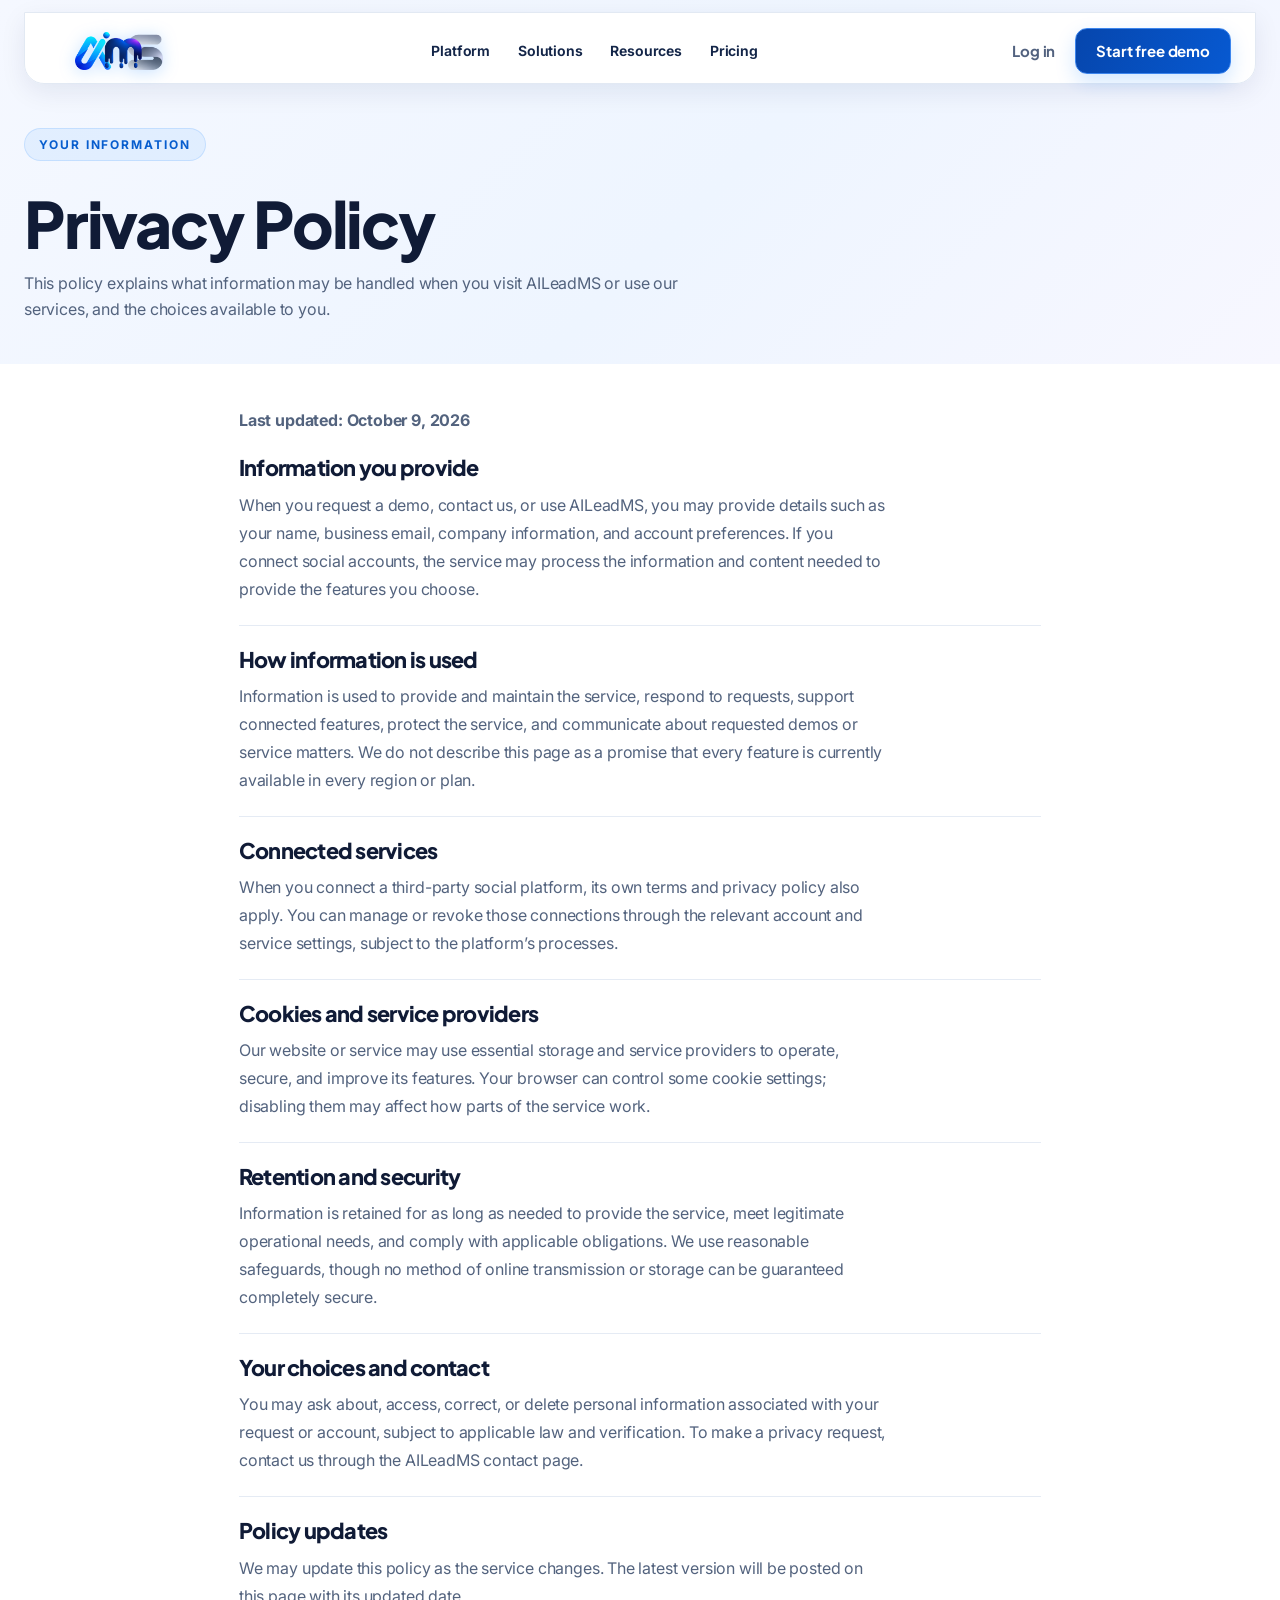
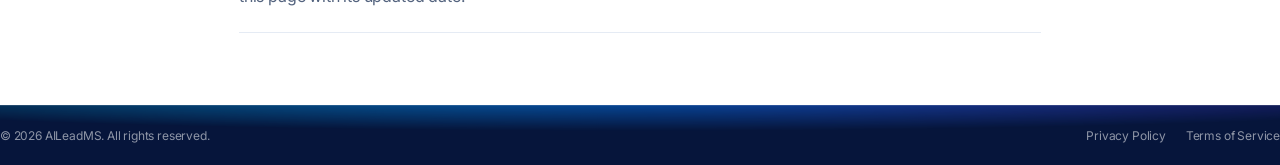
<file: privacy-policy.html>
<!DOCTYPE html>
<html lang="en">
<head>
    <meta charset="UTF-8">
    <meta name="viewport" content="width=device-width, initial-scale=1.0">
    <title>Privacy Policy — AILeadMS</title>
    <meta name="description" content="Learn how AILeadMS handles information when you visit our website or use our social media management services.">
    <link rel="canonical" href="https://aileadms.com/privacy-policy">
    <link rel="preconnect" href="https://fonts.googleapis.com">
    <link href="https://fonts.googleapis.com/css2?family=Inter:wght@400;500;600;700;800&family=Plus+Jakarta+Sans:wght@600;700;800&display=swap" rel="stylesheet">
    <link rel="stylesheet" href="css/variables.css">
    <link rel="stylesheet" href="css/base.css">
    <link rel="stylesheet" href="css/components.css">
    <link rel="stylesheet" href="css/navbar.css">
    <link rel="stylesheet" href="css/sections.css">
    <link rel="stylesheet" href="css/responsive.css">
    <link rel="stylesheet" href="css/refresh.css">
    <link rel="stylesheet" href="css/brand-polish.css">
    <link rel="stylesheet" href="css/mobile.css">
    <style>
        .legal-hero { padding: calc(var(--navbar-height) + 56px) 0 42px; background: linear-gradient(135deg,#f5f8ff,#eef5ff 55%,#f7f7ff); }
        .legal-hero h1 { margin: 12px 0; font-size: clamp(2.3rem,5vw,4rem); }
        .legal-hero p { max-width: 680px; color: #53637e; }
        .legal-content { max-width: 850px; padding-top: 42px; padding-bottom: 72px; }
        .legal-content section { padding: 22px 0; border-bottom: 1px solid #e5ebf4; }
        .legal-content h2 { margin-bottom: 10px; font-size: 1.35rem; }
        .legal-content p,.legal-content li { color: #53637e; line-height: 1.75; }
        .legal-content ul { padding-left: 22px; }
        @media(max-width:768px) {
            .legal-hero { padding-top: calc(var(--navbar-height) + 24px); padding-bottom: 26px; }
            .legal-content { padding-top: 18px; padding-bottom: 36px; }
            .legal-content > p { margin: 0 0 8px; font-size: .82rem; }
            .legal-content section { padding: 12px 0; }
            .legal-content h2 { margin-bottom: 5px; font-size: 1.08rem; }
            .legal-content p,.legal-content li { font-size: .86rem; line-height: 1.5; }
        }
    </style>
    <link rel="icon" type="image/png" href="assets/logo/aileadms-logo.png">
</head>
<body>
    <header class="navbar" id="navbar"><div class="container navbar__inner">
        <a href="index.html" class="navbar__logo" aria-label="AILeadMS Home"><img src="assets/logo/aileadms-logo.png" alt="AILeadMS" width="150" height="70"></a>
        <nav class="navbar__nav" aria-label="Main navigation"><ul class="navbar__menu">
            <li class="navbar__item"><a href="platform.html" class="navbar__link">Platform</a></li>
            <li class="navbar__item"><a href="solutions.html" class="navbar__link">Solutions</a></li>
            <li class="navbar__item"><a href="resources.html" class="navbar__link">Resources</a></li>
            <li class="navbar__item"><a href="pricing.html" class="navbar__link">Pricing</a></li>
        </ul></nav>
        <div class="navbar__actions"><a href="demo.html" class="btn btn--ghost">Log in</a><a href="demo.html" class="btn btn--primary nav-demo-trigger">Start free demo</a><button class="mobile-menu-btn" id="mobileMenuBtn" aria-label="Open menu" aria-expanded="false"><span></span><span></span><span></span></button></div>
    </div></header>
    <div class="mobile-menu" id="mobileMenu" aria-hidden="true"><div class="mobile-menu__inner"><nav aria-label="Mobile navigation"><ul class="mobile-menu__list">
        <li><a href="platform.html" class="mobile-menu__link">Platform</a></li><li><a href="solutions.html" class="mobile-menu__link">Solutions</a></li><li><a href="resources.html" class="mobile-menu__link">Resources</a></li><li><a href="pricing.html" class="mobile-menu__link">Pricing</a></li>
    </ul></nav><a href="demo.html" class="btn btn--primary btn--large mobile-menu__cta">Start free demo</a></div></div>
    <main id="main-content">
        <section class="legal-hero"><div class="container"><span class="section-label">YOUR INFORMATION</span><h1>Privacy Policy</h1><p>This policy explains what information may be handled when you visit AILeadMS or use our services, and the choices available to you.</p></div></section>
        <article class="container legal-content">
            <p><strong>Last updated: October 9, 2026</strong></p>
            <section><h2>Information you provide</h2><p>When you request a demo, contact us, or use AILeadMS, you may provide details such as your name, business email, company information, and account preferences. If you connect social accounts, the service may process the information and content needed to provide the features you choose.</p></section>
            <section><h2>How information is used</h2><p>Information is used to provide and maintain the service, respond to requests, support connected features, protect the service, and communicate about requested demos or service matters. We do not describe this page as a promise that every feature is currently available in every region or plan.</p></section>
            <section><h2>Connected services</h2><p>When you connect a third-party social platform, its own terms and privacy policy also apply. You can manage or revoke those connections through the relevant account and service settings, subject to the platform’s processes.</p></section>
            <section><h2>Cookies and service providers</h2><p>Our website or service may use essential storage and service providers to operate, secure, and improve its features. Your browser can control some cookie settings; disabling them may affect how parts of the service work.</p></section>
            <section><h2>Retention and security</h2><p>Information is retained for as long as needed to provide the service, meet legitimate operational needs, and comply with applicable obligations. We use reasonable safeguards, though no method of online transmission or storage can be guaranteed completely secure.</p></section>
            <section><h2>Your choices and contact</h2><p>You may ask about, access, correct, or delete personal information associated with your request or account, subject to applicable law and verification. To make a privacy request, contact us through the <a href="demo.html">AILeadMS contact page</a>.</p></section>
            <section><h2>Policy updates</h2><p>We may update this policy as the service changes. The latest version will be posted on this page with its updated date.</p></section>
        </article>
    </main>
    <footer class="footer"><div class="footer__bottom"><div class="container footer__bottom-inner"><p>&copy; 2026 AILeadMS. All rights reserved.</p><div class="footer__legal"><a href="privacy-policy.html">Privacy Policy</a><a href="terms-of-service.html">Terms of Service</a></div></div></div></footer>
    <script src="js/navigation.js"></script>
</body>
</html>
</file>
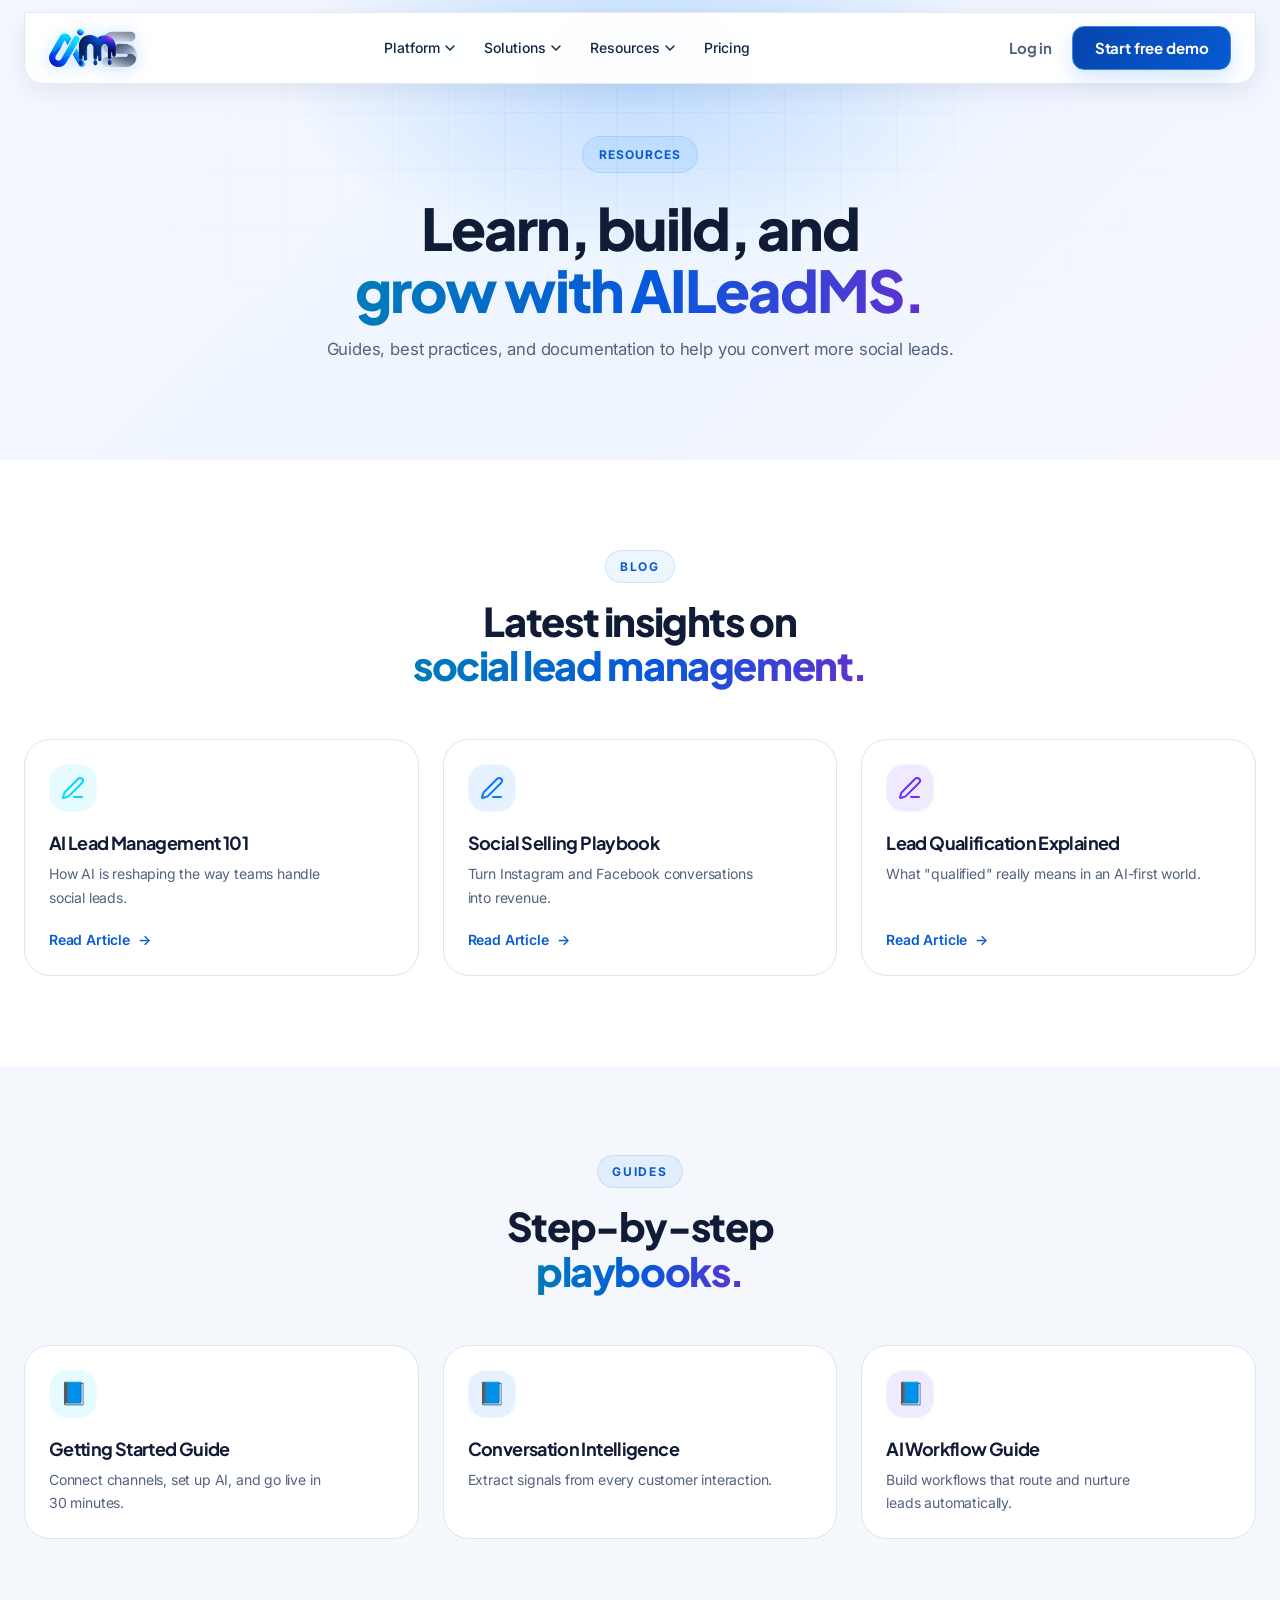
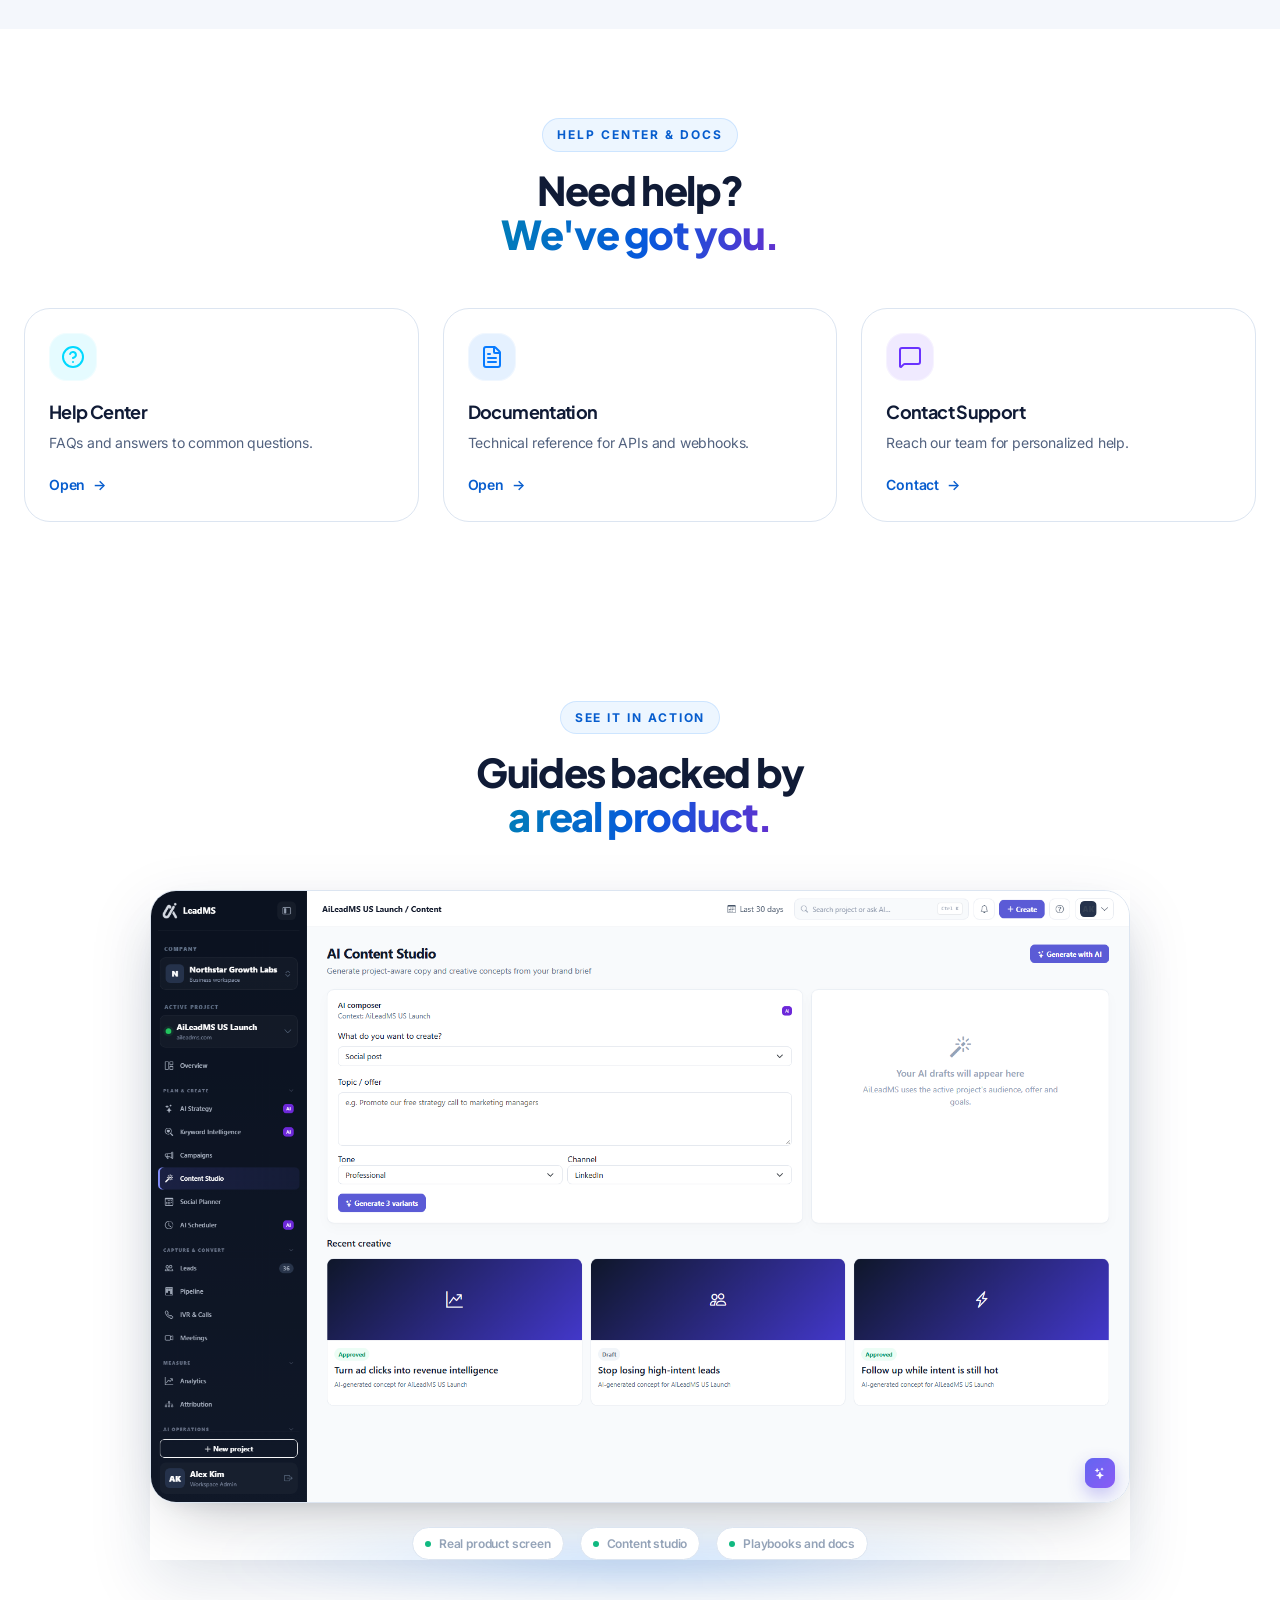
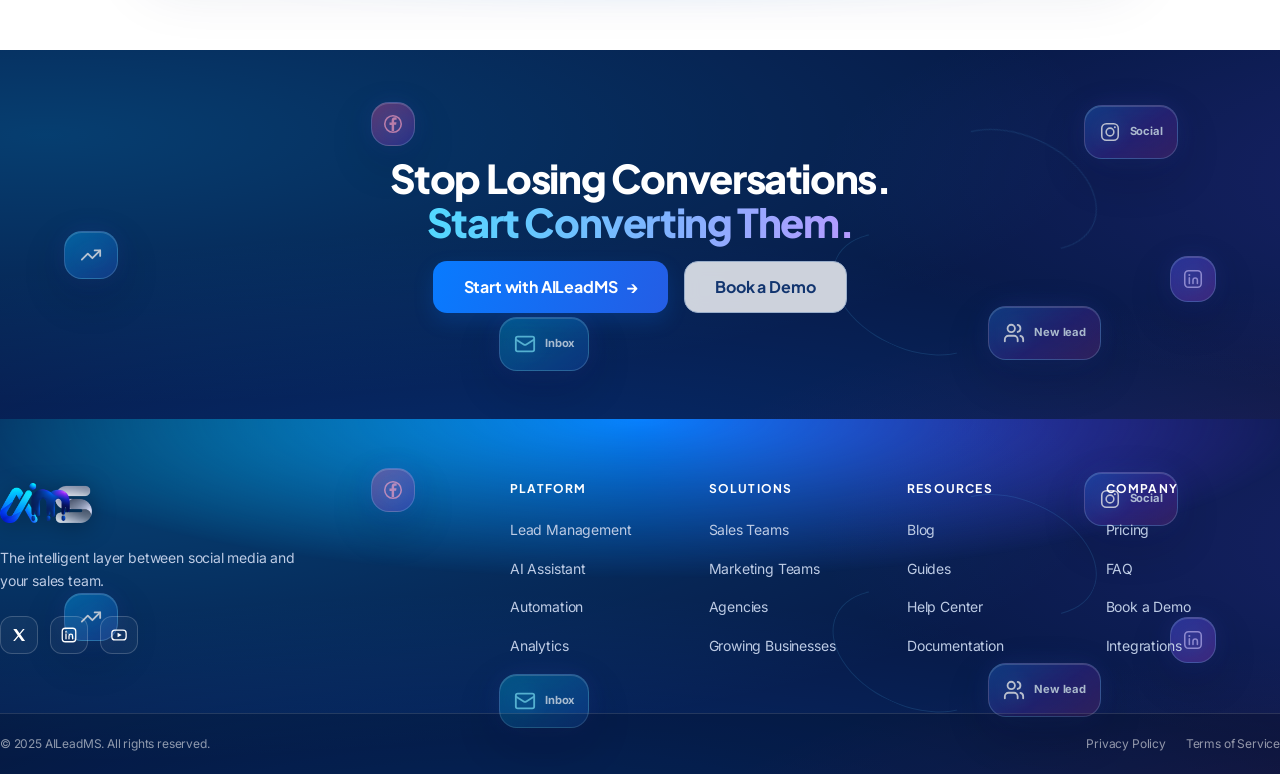
<file: resources.html>
<!DOCTYPE html>
<html lang="en">
<head>
    <meta charset="UTF-8">
    <script>document.documentElement.classList.add('js');</script>
    <meta name="viewport" content="width=device-width, initial-scale=1.0">
    <title>Resources — AILeadMS</title>
    <meta name="description" content="Blog, guides, help center, and documentation for AILeadMS. Learn about AI lead management, social selling, and conversation intelligence.">
    <link rel="canonical" href="https://aileadms.com/resources">
    <link rel="preconnect" href="https://fonts.googleapis.com">
    <link href="https://fonts.googleapis.com/css2?family=Inter:opsz,wght@14..32,400;14..32,500;14..32,600;14..32,700;14..32,800&family=Plus+Jakarta+Sans:opsz,wght@7..40,600;7..40,700;7..40,800&display=swap" rel="stylesheet">
    <link rel="stylesheet" href="css/variables.css">
    <link rel="stylesheet" href="css/base.css">
    <link rel="stylesheet" href="css/components.css">
    <link rel="stylesheet" href="css/navbar.css">
    <link rel="stylesheet" href="css/hero.css">
    <link rel="stylesheet" href="css/sections.css">
    <link rel="stylesheet" href="css/animations.css">
    <link rel="stylesheet" href="css/responsive.css">
    <link rel="icon" type="image/png" href="assets/logo/aileadms-logo.png">
    <link rel="stylesheet" href="css/brand-polish.css">
    <link rel="stylesheet" href="css/mobile.css">
</head>
<body>
    <!-- icon-sprite -->
    <svg class="svg-sprite" aria-hidden="true" focusable="false" xmlns="http://www.w3.org/2000/svg"><symbol id="ico-alarm-clock" viewBox="0 0 24 24" fill="none" stroke="currentColor" stroke-width="2" stroke-linecap="round" stroke-linejoin="round"><circle cx="12" cy="13" r="8" /><path d="M12 9v4l2 2" /><path d="M5 3 2 6" /><path d="m22 6-3-3" /><path d="M6.38 18.7 4 21" /><path d="M17.64 18.67 20 21" /></symbol><symbol id="ico-award" viewBox="0 0 24 24" fill="none" stroke="currentColor" stroke-width="2" stroke-linecap="round" stroke-linejoin="round"><path d="m15.477 12.89 1.515 8.526a.5.5 0 0 1-.81.47l-3.58-2.687a1 1 0 0 0-1.197 0l-3.586 2.686a.5.5 0 0 1-.81-.469l1.514-8.526" /><circle cx="12" cy="8" r="6" /></symbol><symbol id="ico-badge-check" viewBox="0 0 24 24" fill="none" stroke="currentColor" stroke-width="2" stroke-linecap="round" stroke-linejoin="round"><path d="M3.85 8.62a4 4 0 0 1 4.78-4.77 4 4 0 0 1 6.74 0 4 4 0 0 1 4.78 4.78 4 4 0 0 1 0 6.74 4 4 0 0 1-4.77 4.78 4 4 0 0 1-6.75 0 4 4 0 0 1-4.78-4.77 4 4 0 0 1 0-6.76Z" /><path d="m16 9-5.5 5.5L8 12" /></symbol><symbol id="ico-bell" viewBox="0 0 24 24" fill="none" stroke="currentColor" stroke-width="2" stroke-linecap="round" stroke-linejoin="round"><path d="M10.268 21a2 2 0 0 0 3.464 0" /><path d="M3.262 15.326A1 1 0 0 0 4 17h16a1 1 0 0 0 .74-1.673C19.41 13.956 18 12.499 18 8A6 6 0 0 0 6 8c0 4.499-1.411 5.956-2.738 7.326" /></symbol><symbol id="ico-bell-off" viewBox="0 0 24 24" fill="none" stroke="currentColor" stroke-width="2" stroke-linecap="round" stroke-linejoin="round"><path d="M10.268 21a2 2 0 0 0 3.464 0" /><path d="M17 17H4a1 1 0 0 1-.74-1.673C4.59 13.956 6 12.499 6 8a6 6 0 0 1 .258-1.742" /><path d="m2 2 20 20" /><path d="M8.668 3.01A6 6 0 0 1 18 8c0 2.687.77 4.653 1.707 6.05" /></symbol><symbol id="ico-blocks" viewBox="0 0 24 24" fill="none" stroke="currentColor" stroke-width="2" stroke-linecap="round" stroke-linejoin="round"><path d="M10 22V7a1 1 0 0 0-1-1H4a2 2 0 0 0-2 2v12a2 2 0 0 0 2 2h12a2 2 0 0 0 2-2v-5a1 1 0 0 0-1-1H2" /><rect x="14" y="2" width="8" height="8" rx="1" /></symbol><symbol id="ico-book-open" viewBox="0 0 24 24" fill="none" stroke="currentColor" stroke-width="2" stroke-linecap="round" stroke-linejoin="round"><path d="M12 5v16" /><path d="M20.001 19A2 2 0 0022 17V5a2 2 0 00-1.999-2L16 3.002A5 5 0 0012 5a5 5 0 00-4-2H4a2 2 0 00-2 2v12a2 2 0 001.999 2H8a5 5 0 014 2 5 5 0 014-2z" /></symbol><symbol id="ico-bookmark" viewBox="0 0 24 24" fill="none" stroke="currentColor" stroke-width="2" stroke-linecap="round" stroke-linejoin="round"><path d="M17 3a2 2 0 0 1 2 2v15a1 1 0 0 1-1.496.868l-4.512-2.578a2 2 0 0 0-1.984 0l-4.512 2.578A1 1 0 0 1 5 20V5a2 2 0 0 1 2-2z" /></symbol><symbol id="ico-bot" viewBox="0 0 24 24" fill="none" stroke="currentColor" stroke-width="2" stroke-linecap="round" stroke-linejoin="round"><path d="M12 8V4H8" /><rect width="16" height="12" x="4" y="8" rx="2" /><path d="M2 14h2" /><path d="M20 14h2" /><path d="M15 13v2" /><path d="M9 13v2" /></symbol><symbol id="ico-brain" viewBox="0 0 24 24" fill="none" stroke="currentColor" stroke-width="2" stroke-linecap="round" stroke-linejoin="round"><path d="M12 18V5" /><path d="M15 13a4.17 4.17 0 0 1-3-4 4.17 4.17 0 0 1-3 4" /><path d="M17.598 6.5A3 3 0 1 0 12 5a3 3 0 1 0-5.598 1.5" /><path d="M17.997 5.125a4 4 0 0 1 2.526 5.77" /><path d="M18 18a4 4 0 0 0 2-7.464" /><path d="M19.967 17.483A4 4 0 1 1 12 18a4 4 0 1 1-7.967-.517" /><path d="M6 18a4 4 0 0 1-2-7.464" /><path d="M6.003 5.125a4 4 0 0 0-2.526 5.77" /></symbol><symbol id="ico-briefcase" viewBox="0 0 24 24" fill="none" stroke="currentColor" stroke-width="2" stroke-linecap="round" stroke-linejoin="round"><path d="M16 20V4a2 2 0 0 0-2-2h-4a2 2 0 0 0-2 2v16" /><rect width="20" height="14" x="2" y="6" rx="2" /></symbol><symbol id="ico-building-2" viewBox="0 0 24 24" fill="none" stroke="currentColor" stroke-width="2" stroke-linecap="round" stroke-linejoin="round"><path d="M10 12h4" /><path d="M10 8h4" /><path d="M14 21v-3a2 2 0 0 0-4 0v3" /><path d="M6 10H4a2 2 0 0 0-2 2v7a2 2 0 0 0 2 2h16a2 2 0 0 0 2-2V9a2 2 0 0 0-2-2h-2" /><path d="M6 21V5a2 2 0 0 1 2-2h8a2 2 0 0 1 2 2v16" /></symbol><symbol id="ico-calendar" viewBox="0 0 24 24" fill="none" stroke="currentColor" stroke-width="2" stroke-linecap="round" stroke-linejoin="round"><path d="M8 2v3" /><path d="M16 2v3" /><rect x="3" y="3" width="18" height="18" rx="2" /><path d="M3 9h18" /></symbol><symbol id="ico-calendar-days" viewBox="0 0 24 24" fill="none" stroke="currentColor" stroke-width="2" stroke-linecap="round" stroke-linejoin="round"><path d="M8 2v3" /><path d="M16 2v3" /><rect x="3" y="3" width="18" height="18" rx="2" /><path d="M3 9h18" /><path d="M8 13h.01" /><path d="M12 13h.01" /><path d="M16 13h.01" /><path d="M8 17h.01" /><path d="M12 17h.01" /><path d="M16 17h.01" /></symbol><symbol id="ico-camera" viewBox="0 0 24 24" fill="none" stroke="currentColor" stroke-width="2" stroke-linecap="round" stroke-linejoin="round"><path d="M13.997 4a2 2 0 0 1 1.76 1.05l.486.9A2 2 0 0 0 18.003 7H20a2 2 0 0 1 2 2v9a2 2 0 0 1-2 2H4a2 2 0 0 1-2-2V9a2 2 0 0 1 2-2h1.997a2 2 0 0 0 1.759-1.048l.489-.904A2 2 0 0 1 10.004 4z" /><circle cx="12" cy="13" r="3" /></symbol><symbol id="ico-chart-column" viewBox="0 0 24 24" fill="none" stroke="currentColor" stroke-width="2" stroke-linecap="round" stroke-linejoin="round"><path d="M3 3v16a2 2 0 0 0 2 2h16" /><path d="M18 17V9" /><path d="M13 17V5" /><path d="M8 17v-3" /></symbol><symbol id="ico-circle-alert" viewBox="0 0 24 24" fill="none" stroke="currentColor" stroke-width="2" stroke-linecap="round" stroke-linejoin="round"><circle cx="12" cy="12" r="10" /><line x1="12" x2="12" y1="8" y2="12" /><line x1="12" x2="12.01" y1="16" y2="16" /></symbol><symbol id="ico-circle-check" viewBox="0 0 24 24" fill="none" stroke="currentColor" stroke-width="2" stroke-linecap="round" stroke-linejoin="round"><circle cx="12" cy="12" r="10" /><path d="m16 9-5.5 5.5L8 12" /></symbol><symbol id="ico-circle-help" viewBox="0 0 24 24" fill="none" stroke="currentColor" stroke-width="2" stroke-linecap="round" stroke-linejoin="round"><circle cx="12" cy="12" r="10" /><path d="M9.09 9a3 3 0 0 1 5.83 1c0 2-3 3-3 3" /><path d="M12 17h.01" /></symbol><symbol id="ico-clock" viewBox="0 0 24 24" fill="none" stroke="currentColor" stroke-width="2" stroke-linecap="round" stroke-linejoin="round"><circle cx="12" cy="12" r="10" /><path d="M12 6v6l4 2" /></symbol><symbol id="ico-command" viewBox="0 0 24 24" fill="none" stroke="currentColor" stroke-width="2" stroke-linecap="round" stroke-linejoin="round"><path d="M15 6v12a3 3 0 1 0 3-3H6a3 3 0 1 0 3 3V6a3 3 0 1 0-3 3h12a3 3 0 1 0-3-3" /></symbol><symbol id="ico-contact" viewBox="0 0 24 24" fill="none" stroke="currentColor" stroke-width="2" stroke-linecap="round" stroke-linejoin="round"><path d="M16 2v2" /><path d="M7 21v-2a2 2 0 012-2h6a2 2 0 012 2v2" /><path d="M8 2v2" /><circle cx="12" cy="10" r="3" /><rect x="3" y="3" width="18" height="18" rx="2" /></symbol><symbol id="ico-credit-card" viewBox="0 0 24 24" fill="none" stroke="currentColor" stroke-width="2" stroke-linecap="round" stroke-linejoin="round"><rect width="20" height="14" x="2" y="5" rx="2" /><line x1="2" x2="22" y1="10" y2="10" /><path d="M6 14h2" /></symbol><symbol id="ico-dollar-sign" viewBox="0 0 24 24" fill="none" stroke="currentColor" stroke-width="2" stroke-linecap="round" stroke-linejoin="round"><line x1="12" x2="12" y1="2" y2="22" /><path d="M17 5H9.5a3.5 3.5 0 0 0 0 7h5a3.5 3.5 0 0 1 0 7H6" /></symbol><symbol id="ico-facebook" viewBox="0 0 24 24" fill="none" stroke="currentColor" stroke-width="1.7" stroke-linecap="round" stroke-linejoin="round"><circle cx="12" cy="12" r="9"/><path fill="currentColor" stroke="none" d="M13.2 19.6v-6.7h2.2l.4-2.7h-2.6V8.55c0-.78.28-1.3 1.36-1.3h1.4V4.85c-.24-.03-1.07-.1-2.03-.1-2.01 0-3.39 1.23-3.39 3.48v2.07H8.2v2.7h2.34v6.7z"/></symbol><symbol id="ico-fast-forward" viewBox="0 0 24 24" fill="none" stroke="currentColor" stroke-width="2" stroke-linecap="round" stroke-linejoin="round"><path d="M12 6a2 2 0 0 1 3.414-1.414l6 6a2 2 0 0 1 0 2.828l-6 6A2 2 0 0 1 12 18z" /><path d="M2 6a2 2 0 0 1 3.414-1.414l6 6a2 2 0 0 1 0 2.828l-6 6A2 2 0 0 1 2 18z" /></symbol><symbol id="ico-file-text" viewBox="0 0 24 24" fill="none" stroke="currentColor" stroke-width="2" stroke-linecap="round" stroke-linejoin="round"><path d="M6 22a2 2 0 0 1-2-2V4a2 2 0 0 1 2-2h8a2.4 2.4 0 0 1 1.704.706l3.588 3.588A2.4 2.4 0 0 1 20 8v12a2 2 0 0 1-2 2z" /><path d="M14 2v5a1 1 0 0 0 1 1h5" /><path d="M10 9H8" /><path d="M16 13H8" /><path d="M16 17H8" /></symbol><symbol id="ico-flag" viewBox="0 0 24 24" fill="none" stroke="currentColor" stroke-width="2" stroke-linecap="round" stroke-linejoin="round"><path d="M4 22V4a1 1 0 0 1 .4-.8A6 6 0 0 1 8 2c3 0 5 2 7.333 2q2 0 3.067-.8A1 1 0 0 1 20 4v10a1 1 0 0 1-.4.8A6 6 0 0 1 16 16c-3 0-5-2-8-2a6 6 0 0 0-4 1.528" /></symbol><symbol id="ico-flame" viewBox="0 0 24 24" fill="none" stroke="currentColor" stroke-width="2" stroke-linecap="round" stroke-linejoin="round"><path d="M12 3q1 4 4 6.5t3 5.5a1 1 0 0 1-14 0 5 5 0 0 1 1-3 1 1 0 0 0 5 0c0-2-1.5-3-1.5-5q0-2 2.5-4" /></symbol><symbol id="ico-folder" viewBox="0 0 24 24" fill="none" stroke="currentColor" stroke-width="2" stroke-linecap="round" stroke-linejoin="round"><path d="M20 20a2 2 0 0 0 2-2V8a2 2 0 0 0-2-2h-7.9a2 2 0 0 1-1.69-.9L9.6 3.9A2 2 0 0 0 7.93 3H4a2 2 0 0 0-2 2v13a2 2 0 0 0 2 2Z" /></symbol><symbol id="ico-gauge" viewBox="0 0 24 24" fill="none" stroke="currentColor" stroke-width="2" stroke-linecap="round" stroke-linejoin="round"><path d="m12 14 4-4" /><path d="M3.34 19a10 10 0 1 1 17.32 0" /></symbol><symbol id="ico-git-branch" viewBox="0 0 24 24" fill="none" stroke="currentColor" stroke-width="2" stroke-linecap="round" stroke-linejoin="round"><path d="M15 6a9 9 0 0 0-9 9V3" /><circle cx="18" cy="6" r="3" /><circle cx="6" cy="18" r="3" /></symbol><symbol id="ico-globe" viewBox="0 0 24 24" fill="none" stroke="currentColor" stroke-width="2" stroke-linecap="round" stroke-linejoin="round"><circle cx="12" cy="12" r="10" /><path d="M12 2a14.5 14.5 0 0 0 0 20 14.5 14.5 0 0 0 0-20" /><path d="M2 12h20" /></symbol><symbol id="ico-handshake" viewBox="0 0 24 24" fill="none" stroke="currentColor" stroke-width="2" stroke-linecap="round" stroke-linejoin="round"><path d="m11 17 2 2a1 1 0 1 0 3-3" /><path d="m14 14 2.5 2.5a1 1 0 1 0 3-3l-3.88-3.88a3 3 0 0 0-4.24 0l-.88.88a1 1 0 1 1-3-3l2.81-2.81a5.79 5.79 0 0 1 7.06-.87l.47.28a2 2 0 0 0 1.42.25L21 4" /><path d="m21 3 1 11h-2" /><path d="M3 3 2 14l6.5 6.5a1 1 0 1 0 3-3" /><path d="M3 4h8" /></symbol><symbol id="ico-image" viewBox="0 0 24 24" fill="none" stroke="currentColor" stroke-width="2" stroke-linecap="round" stroke-linejoin="round"><rect width="18" height="18" x="3" y="3" rx="2" ry="2" /><circle cx="9" cy="9" r="2" /><path d="m21 15-3.086-3.086a2 2 0 0 0-2.828 0L6 21" /></symbol><symbol id="ico-inbox" viewBox="0 0 24 24" fill="none" stroke="currentColor" stroke-width="2" stroke-linecap="round" stroke-linejoin="round"><polyline points="22 12 16 12 14 15 10 15 8 12 2 12" /><path d="M5.45 5.11 2 12v6a2 2 0 0 0 2 2h16a2 2 0 0 0 2-2v-6l-3.45-6.89A2 2 0 0 0 16.76 4H7.24a2 2 0 0 0-1.79 1.11z" /></symbol><symbol id="ico-instagram" viewBox="0 0 24 24" fill="none" stroke="currentColor" stroke-width="1.7" stroke-linecap="round" stroke-linejoin="round"><rect x="3" y="3" width="18" height="18" rx="5"/><circle cx="12" cy="12" r="4.2"/><circle cx="17.3" cy="6.7" r="1.1" fill="currentColor" stroke="none"/></symbol><symbol id="ico-key" viewBox="0 0 24 24" fill="none" stroke="currentColor" stroke-width="2" stroke-linecap="round" stroke-linejoin="round"><path d="m2 21 9.6-9.6" /><path d="m7.5 15.5 2.3 2.3a1 1 0 0 1 0 1.4l-2.1 2.1a1 1 0 0 1-1.4 0L4 19" /><circle cx="15.5" cy="7.5" r="5.5" /></symbol><symbol id="ico-lightbulb" viewBox="0 0 24 24" fill="none" stroke="currentColor" stroke-width="2" stroke-linecap="round" stroke-linejoin="round"><path d="M15 14c.2-1 .7-1.7 1.5-2.5 1-.9 1.5-2.2 1.5-3.5A6 6 0 0 0 6 8c0 1 .2 2.2 1.5 3.5.7.7 1.3 1.5 1.5 2.5" /><path d="M9 18h6" /><path d="M10 22h4" /></symbol><symbol id="ico-link-2" viewBox="0 0 24 24" fill="none" stroke="currentColor" stroke-width="2" stroke-linecap="round" stroke-linejoin="round"><path d="M9 17H7A5 5 0 0 1 7 7h2" /><path d="M15 7h2a5 5 0 1 1 0 10h-2" /><line x1="8" x2="16" y1="12" y2="12" /></symbol><symbol id="ico-linkedin" viewBox="0 0 24 24" fill="none" stroke="currentColor" stroke-width="1.7" stroke-linecap="round" stroke-linejoin="round"><rect x="3" y="3" width="18" height="18" rx="4"/><path d="M8 10.6V17"/><circle cx="8" cy="7.7" r="1.15" fill="currentColor" stroke="none"/><path d="M12 17v-3.7a2.4 2.4 0 0 1 4.8 0V17"/></symbol><symbol id="ico-list-checks" viewBox="0 0 24 24" fill="none" stroke="currentColor" stroke-width="2" stroke-linecap="round" stroke-linejoin="round"><path d="M13 5h8" /><path d="M13 12h8" /><path d="M13 19h8" /><path d="m3 17 2 2 4-4" /><path d="m3 7 2 2 4-4" /></symbol><symbol id="ico-lock" viewBox="0 0 24 24" fill="none" stroke="currentColor" stroke-width="2" stroke-linecap="round" stroke-linejoin="round"><rect width="18" height="11" x="3" y="11" rx="2" ry="2" /><path d="M7 11V7a5 5 0 0 1 10 0v4" /></symbol><symbol id="ico-mail" viewBox="0 0 24 24" fill="none" stroke="currentColor" stroke-width="2" stroke-linecap="round" stroke-linejoin="round"><path d="m22 7-8.991 5.727a2 2 0 0 1-2.009 0L2 7" /><rect x="2" y="4" width="20" height="16" rx="2" /></symbol><symbol id="ico-map-pin" viewBox="0 0 24 24" fill="none" stroke="currentColor" stroke-width="2" stroke-linecap="round" stroke-linejoin="round"><path d="M20 10c0 4.993-5.539 10.193-7.399 11.799a1 1 0 0 1-1.202 0C9.539 20.193 4 14.993 4 10a8 8 0 0 1 16 0" /><circle cx="12" cy="10" r="3" /></symbol><symbol id="ico-megaphone" viewBox="0 0 24 24" fill="none" stroke="currentColor" stroke-width="2" stroke-linecap="round" stroke-linejoin="round"><path d="M11 6a13 13 0 0 0 8.4-2.8A1 1 0 0 1 21 4v12a1 1 0 0 1-1.6.8A13 13 0 0 0 11 14H5a2 2 0 0 1-2-2V8a2 2 0 0 1 2-2z" /><path d="M6 14a12 12 0 0 0 2.4 7.2 2 2 0 0 0 3.2-2.4A8 8 0 0 1 10 14" /><path d="M8 6v8" /></symbol><symbol id="ico-message-circle" viewBox="0 0 24 24" fill="none" stroke="currentColor" stroke-width="2" stroke-linecap="round" stroke-linejoin="round"><path d="M2.992 16.342a2 2 0 0 1 .094 1.167l-1.065 3.29a1 1 0 0 0 1.236 1.168l3.413-.998a2 2 0 0 1 1.099.092 10 10 0 1 0-4.777-4.719" /></symbol><symbol id="ico-message-square" viewBox="0 0 24 24" fill="none" stroke="currentColor" stroke-width="2" stroke-linecap="round" stroke-linejoin="round"><path d="M22 17a2 2 0 0 1-2 2H6.828a2 2 0 0 0-1.414.586l-2.202 2.202A.71.71 0 0 1 2 21.286V5a2 2 0 0 1 2-2h16a2 2 0 0 1 2 2z" /></symbol><symbol id="ico-monitor" viewBox="0 0 24 24" fill="none" stroke="currentColor" stroke-width="2" stroke-linecap="round" stroke-linejoin="round"><rect width="20" height="14" x="2" y="3" rx="2" /><line x1="8" x2="16" y1="21" y2="21" /><line x1="12" x2="12" y1="17" y2="21" /></symbol><symbol id="ico-network" viewBox="0 0 24 24" fill="none" stroke="currentColor" stroke-width="2" stroke-linecap="round" stroke-linejoin="round"><rect x="16" y="16" width="6" height="6" rx="1" /><rect x="2" y="16" width="6" height="6" rx="1" /><rect x="9" y="2" width="6" height="6" rx="1" /><path d="M5 16v-3a1 1 0 0 1 1-1h12a1 1 0 0 1 1 1v3" /><path d="M12 12V8" /></symbol><symbol id="ico-package" viewBox="0 0 24 24" fill="none" stroke="currentColor" stroke-width="2" stroke-linecap="round" stroke-linejoin="round"><path d="M11 21.73a2 2 0 0 0 2 0l7-4A2 2 0 0 0 21 16V8a2 2 0 0 0-1-1.73l-7-4a2 2 0 0 0-2 0l-7 4A2 2 0 0 0 3 8v8a2 2 0 0 0 1 1.73z" /><path d="M12 22V12" /><polyline points="3.29 7 12 12 20.71 7" /><path d="m7.5 4.27 9 5.15" /></symbol><symbol id="ico-palette" viewBox="0 0 24 24" fill="none" stroke="currentColor" stroke-width="2" stroke-linecap="round" stroke-linejoin="round"><path d="M12 22a1 1 0 0 1 0-20 10 9 0 0 1 10 9 5 5 0 0 1-5 5h-2.25a1.75 1.75 0 0 0-1.4 2.8l.3.4a1.75 1.75 0 0 1-1.4 2.8z" /><circle cx="13.5" cy="6.5" r=".5" fill="currentColor" /><circle cx="17.5" cy="10.5" r=".5" fill="currentColor" /><circle cx="6.5" cy="12.5" r=".5" fill="currentColor" /><circle cx="8.5" cy="7.5" r=".5" fill="currentColor" /></symbol><symbol id="ico-pen-line" viewBox="0 0 24 24" fill="none" stroke="currentColor" stroke-width="2" stroke-linecap="round" stroke-linejoin="round"><path d="M13 21h8" /><path d="M21.174 6.812a1 1 0 0 0-3.986-3.987L3.842 16.174a2 2 0 0 0-.5.83l-1.321 4.352a.5.5 0 0 0 .623.622l4.353-1.32a2 2 0 0 0 .83-.497z" /></symbol><symbol id="ico-puzzle" viewBox="0 0 24 24" fill="none" stroke="currentColor" stroke-width="2" stroke-linecap="round" stroke-linejoin="round"><path d="M15.39 4.39a1 1 0 0 0 1.68-.474 2.5 2.5 0 1 1 3.014 3.015 1 1 0 0 0-.474 1.68l1.683 1.682a2.414 2.414 0 0 1 0 3.414L19.61 15.39a1 1 0 0 1-1.68-.474 2.5 2.5 0 1 0-3.014 3.015 1 1 0 0 1 .474 1.68l-1.683 1.682a2.414 2.414 0 0 1-3.414 0L8.61 19.61a1 1 0 0 0-1.68.474 2.5 2.5 0 1 1-3.014-3.015 1 1 0 0 0 .474-1.68l-1.683-1.682a2.414 2.414 0 0 1 0-3.414L4.39 8.61a1 1 0 0 1 1.68.474 2.5 2.5 0 1 0 3.014-3.015 1 1 0 0 1-.474-1.68l1.683-1.682a2.414 2.414 0 0 1 3.414 0z" /></symbol><symbol id="ico-refresh-cw" viewBox="0 0 24 24" fill="none" stroke="currentColor" stroke-width="2" stroke-linecap="round" stroke-linejoin="round"><path d="M3 12a9 9 0 0 1 9-9 9.75 9.75 0 0 1 6.74 2.74L21 8" /><path d="M21 3v5h-5" /><path d="M21 12a9 9 0 0 1-9 9 9.75 9.75 0 0 1-6.74-2.74L3 16" /><path d="M8 16H3v5" /></symbol><symbol id="ico-rocket" viewBox="0 0 24 24" fill="none" stroke="currentColor" stroke-width="2" stroke-linecap="round" stroke-linejoin="round"><path d="M12 15v5s3.03-.55 4-2c1.08-1.62 0-5 0-5" /><path d="M4.5 16.5c-1.5 1.26-2 5-2 5s3.74-.5 5-2c.71-.84.7-2.13-.09-2.91a2.18 2.18 0 0 0-2.91-.09" /><path d="M9 12a22 22 0 0 1 2-3.95A12.88 12.88 0 0 1 22 2c0 2.72-.78 7.5-6 11a22.4 22.4 0 0 1-4 2z" /><path d="M9 12H4s.55-3.03 2-4c1.62-1.08 5 .05 5 .05" /></symbol><symbol id="ico-route" viewBox="0 0 24 24" fill="none" stroke="currentColor" stroke-width="2" stroke-linecap="round" stroke-linejoin="round"><circle cx="6" cy="19" r="3" /><path d="M9 19h8.5a3.5 3.5 0 0 0 0-7h-11a3.5 3.5 0 0 1 0-7H15" /><circle cx="18" cy="5" r="3" /></symbol><symbol id="ico-search" viewBox="0 0 24 24" fill="none" stroke="currentColor" stroke-width="2" stroke-linecap="round" stroke-linejoin="round"><path d="m21 21-4.34-4.34" /><circle cx="11" cy="11" r="8" /></symbol><symbol id="ico-settings" viewBox="0 0 24 24" fill="none" stroke="currentColor" stroke-width="2" stroke-linecap="round" stroke-linejoin="round"><path d="M9.671 4.136a2.34 2.34 0 0 1 4.659 0 2.34 2.34 0 0 0 3.319 1.915 2.34 2.34 0 0 1 2.33 4.033 2.34 2.34 0 0 0 0 3.831 2.34 2.34 0 0 1-2.33 4.033 2.34 2.34 0 0 0-3.319 1.915 2.34 2.34 0 0 1-4.659 0 2.34 2.34 0 0 0-3.32-1.915 2.34 2.34 0 0 1-2.33-4.033 2.34 2.34 0 0 0 0-3.831A2.34 2.34 0 0 1 6.35 6.051a2.34 2.34 0 0 0 3.319-1.915" /><circle cx="12" cy="12" r="3" /></symbol><symbol id="ico-shield" viewBox="0 0 24 24" fill="none" stroke="currentColor" stroke-width="2" stroke-linecap="round" stroke-linejoin="round"><path d="M20 13c0 5-3.5 7.5-7.66 8.95a1 1 0 0 1-.67-.01C7.5 20.5 4 18 4 13V6a1 1 0 0 1 1-1c2 0 4.5-1.2 6.24-2.72a1.17 1.17 0 0 1 1.52 0C14.51 3.81 17 5 19 5a1 1 0 0 1 1 1z" /></symbol><symbol id="ico-slack" viewBox="0 0 24 24" fill="none" stroke="currentColor" stroke-width="1.7" stroke-linecap="round" stroke-linejoin="round"><path d="M9 3.5a1.7 1.7 0 1 1 3.4 0V12a1.7 1.7 0 1 1-3.4 0z"/><path d="M15.7 9a1.7 1.7 0 1 1 0 3.4H7.3a1.7 1.7 0 1 1 0-3.4z" transform="translate(0 -2)"/><path d="M20.5 15a1.7 1.7 0 1 1-3.4 0V6.5a1.7 1.7 0 1 1 3.4 0z"/><path d="M3.5 18.5a1.7 1.7 0 1 1 0-3.4H12a1.7 1.7 0 1 1 0 3.4z"/></symbol><symbol id="ico-smartphone" viewBox="0 0 24 24" fill="none" stroke="currentColor" stroke-width="2" stroke-linecap="round" stroke-linejoin="round"><rect width="14" height="20" x="5" y="2" rx="2" ry="2" /><path d="M12 18h.01" /></symbol><symbol id="ico-snowflake" viewBox="0 0 24 24" fill="none" stroke="currentColor" stroke-width="2" stroke-linecap="round" stroke-linejoin="round"><path d="m10 20-1.25-2.5L6 18" /><path d="M10 4 8.75 6.5 6 6" /><path d="m14 20 1.25-2.5L18 18" /><path d="m14 4 1.25 2.5L18 6" /><path d="m17 21-3-6h-4" /><path d="m17 3-3 6 1.5 3" /><path d="M2 12h6.5L10 9" /><path d="m20 10-1.5 2 1.5 2" /><path d="M22 12h-6.5L14 15" /><path d="m4 10 1.5 2L4 14" /><path d="m7 21 3-6-1.5-3" /><path d="m7 3 3 6h4" /></symbol><symbol id="ico-sparkles" viewBox="0 0 24 24" fill="none" stroke="currentColor" stroke-width="2" stroke-linecap="round" stroke-linejoin="round"><path d="M11.017 2.814a1 1 0 0 1 1.966 0l1.051 5.558a2 2 0 0 0 1.594 1.594l5.558 1.051a1 1 0 0 1 0 1.966l-5.558 1.051a2 2 0 0 0-1.594 1.594l-1.051 5.558a1 1 0 0 1-1.966 0l-1.051-5.558a2 2 0 0 0-1.594-1.594l-5.558-1.051a1 1 0 0 1 0-1.966l5.558-1.051a2 2 0 0 0 1.594-1.594z" /><path d="M20 2v4" /><path d="M22 4h-4" /><circle cx="4" cy="20" r="2" /></symbol><symbol id="ico-split" viewBox="0 0 24 24" fill="none" stroke="currentColor" stroke-width="2" stroke-linecap="round" stroke-linejoin="round"><path d="M16 3h5v5" /><path d="M8 3H3v5" /><path d="M12 22v-8.3a4 4 0 0 0-1.172-2.872L3 3" /><path d="m15 9 6-6" /></symbol><symbol id="ico-square-kanban" viewBox="0 0 24 24" fill="none" stroke="currentColor" stroke-width="2" stroke-linecap="round" stroke-linejoin="round"><rect width="18" height="18" x="3" y="3" rx="2" /><path d="M8 7v7" /><path d="M12 7v4" /><path d="M16 7v9" /></symbol><symbol id="ico-star" viewBox="0 0 24 24" fill="none" stroke="currentColor" stroke-width="2" stroke-linecap="round" stroke-linejoin="round"><path d="M11.525 2.295a.53.53 0 0 1 .95 0l2.31 4.679a2.123 2.123 0 0 0 1.595 1.16l5.166.756a.53.53 0 0 1 .294.904l-3.736 3.638a2.123 2.123 0 0 0-.611 1.878l.882 5.14a.53.53 0 0 1-.771.56l-4.618-2.428a2.122 2.122 0 0 0-1.973 0L6.396 21.01a.53.53 0 0 1-.77-.56l.881-5.139a2.122 2.122 0 0 0-.611-1.879L2.16 9.795a.53.53 0 0 1 .294-.906l5.165-.755a2.122 2.122 0 0 0 1.597-1.16z" /></symbol><symbol id="ico-sun" viewBox="0 0 24 24" fill="none" stroke="currentColor" stroke-width="2" stroke-linecap="round" stroke-linejoin="round"><circle cx="12" cy="12" r="4" /><path d="M12 2v2" /><path d="M12 20v2" /><path d="m4.93 4.93 1.41 1.41" /><path d="m17.66 17.66 1.41 1.41" /><path d="M2 12h2" /><path d="M20 12h2" /><path d="m6.34 17.66-1.41 1.41" /><path d="m19.07 4.93-1.41 1.41" /></symbol><symbol id="ico-table" viewBox="0 0 24 24" fill="none" stroke="currentColor" stroke-width="2" stroke-linecap="round" stroke-linejoin="round"><path d="M12 3v18" /><rect width="18" height="18" x="3" y="3" rx="2" /><path d="M3 9h18" /><path d="M3 15h18" /></symbol><symbol id="ico-target" viewBox="0 0 24 24" fill="none" stroke="currentColor" stroke-width="2" stroke-linecap="round" stroke-linejoin="round"><circle cx="12" cy="12" r="10" /><circle cx="12" cy="12" r="6" /><circle cx="12" cy="12" r="2" /></symbol><symbol id="ico-tiktok" viewBox="0 0 24 24" fill="none" stroke="currentColor" stroke-width="1.7" stroke-linecap="round" stroke-linejoin="round"><path d="M14.6 3.2v10.4a3.8 3.8 0 1 1-3.8-3.8c.32 0 .63.04.92.12"/><path d="M14.6 6.4a5.7 5.7 0 0 0 5.5 2.9"/></symbol><symbol id="ico-timer" viewBox="0 0 24 24" fill="none" stroke="currentColor" stroke-width="2" stroke-linecap="round" stroke-linejoin="round"><line x1="10" x2="14" y1="2" y2="2" /><line x1="12" x2="15" y1="14" y2="11" /><circle cx="12" cy="14" r="8" /></symbol><symbol id="ico-trending-down" viewBox="0 0 24 24" fill="none" stroke="currentColor" stroke-width="2" stroke-linecap="round" stroke-linejoin="round"><path d="M16 17h6v-6" /><path d="m22 17-8.5-8.5-5 5L2 7" /></symbol><symbol id="ico-trending-up" viewBox="0 0 24 24" fill="none" stroke="currentColor" stroke-width="2" stroke-linecap="round" stroke-linejoin="round"><path d="M16 7h6v6" /><path d="m22 7-8.5 8.5-5-5L2 17" /></symbol><symbol id="ico-users" viewBox="0 0 24 24" fill="none" stroke="currentColor" stroke-width="2" stroke-linecap="round" stroke-linejoin="round"><path d="M16 21v-2a4 4 0 0 0-4-4H6a4 4 0 0 0-4 4v2" /><path d="M16 3.128a4 4 0 0 1 0 7.744" /><path d="M22 21v-2a4 4 0 0 0-3-3.87" /><circle cx="9" cy="7" r="4" /></symbol><symbol id="ico-video" viewBox="0 0 24 24" fill="none" stroke="currentColor" stroke-width="2" stroke-linecap="round" stroke-linejoin="round"><path d="m16 13 5.223 3.482a.5.5 0 0 0 .777-.416V7.87a.5.5 0 0 0-.752-.432L16 10.5" /><rect x="2" y="6" width="14" height="12" rx="2" /></symbol><symbol id="ico-wand-sparkles" viewBox="0 0 24 24" fill="none" stroke="currentColor" stroke-width="2" stroke-linecap="round" stroke-linejoin="round"><path d="m21.64 3.64-1.28-1.28a1.21 1.21 0 0 0-1.72 0L2.36 18.64a1.21 1.21 0 0 0 0 1.72l1.28 1.28a1.2 1.2 0 0 0 1.72 0L21.64 5.36a1.2 1.2 0 0 0 0-1.72" /><path d="m14 7 3 3" /><path d="M5 6v4" /><path d="M19 14v4" /><path d="M10 2v2" /><path d="M7 8H3" /><path d="M21 16h-4" /><path d="M11 3H9" /></symbol><symbol id="ico-whatsapp" viewBox="0 0 24 24" fill="none" stroke="currentColor" stroke-width="1.7" stroke-linecap="round" stroke-linejoin="round"><path d="M20.5 11.7a8.5 8.5 0 0 1-12.6 7.5L3.5 20.5l1.4-4.3A8.5 8.5 0 1 1 20.5 11.7z"/><path d="M9 9.4c.3 2.4 2.3 4.5 4.7 5 .6.1 1.2-.2 1.4-.8l.2-.6-1.9-1-.7.8a5.6 5.6 0 0 1-2.3-2.3l.8-.7-1-1.9-.6.2c-.6.2-.9.8-.6 1.3z"/></symbol><symbol id="ico-workflow" viewBox="0 0 24 24" fill="none" stroke="currentColor" stroke-width="2" stroke-linecap="round" stroke-linejoin="round"><rect width="8" height="8" x="3" y="3" rx="2" /><path d="M7 11v4a2 2 0 0 0 2 2h4" /><rect width="8" height="8" x="13" y="13" rx="2" /></symbol><symbol id="ico-x" viewBox="0 0 24 24" fill="none" stroke="currentColor" stroke-width="1.7" stroke-linecap="round" stroke-linejoin="round"><path fill="currentColor" stroke="none" d="M4.4 4h4.3l4 5.5L17.3 4h2.3l-5.9 6.9L20.1 20h-4.3l-4.3-5.9L6.5 20H4.2l6.2-7.3z"/></symbol><symbol id="ico-youtube" viewBox="0 0 24 24" fill="none" stroke="currentColor" stroke-width="1.7" stroke-linecap="round" stroke-linejoin="round"><rect x="2.5" y="5.5" width="19" height="13" rx="4"/><path fill="currentColor" stroke="none" d="M10.1 9.1l5.5 2.9-5.5 2.9z"/></symbol><symbol id="ico-zap" viewBox="0 0 24 24" fill="none" stroke="currentColor" stroke-width="2" stroke-linecap="round" stroke-linejoin="round"><path d="M15.914 4a1.5 1.5 0 00-2.474-1.561l-9 9A1.5 1.5 0 005.5 14h4.002a.5.5 0 01.471.666L8.086 20a1.5 1.5 0 002.475 1.56l9-9A1.5 1.5 0 0018.5 10h-3.997a.5.5 0 01-.472-.667z" /></symbol></svg>
    <a href="#main-content" class="skip-link">Skip to main content</a>
    <header class="navbar" id="navbar">
        <div class="container navbar__inner">
            <a href="index.html" class="navbar__logo" aria-label="AILeadMS Home">
                <img src="assets/logo/aileadms-logo.png" alt="AILeadMS" width="150" height="70">
            </a>

            <nav class="navbar__nav" aria-label="Main navigation">
                <ul class="navbar__menu">
                    <li class="navbar__item has-dropdown">
                        <button class="navbar__link" aria-expanded="false" aria-haspopup="true">
                            Platform
                            <svg width="12" height="12" viewBox="0 0 12 12" fill="none" aria-hidden="true"><path d="M2 4 L6 8 L10 4" stroke="currentColor" stroke-width="1.5" stroke-linecap="round"/></svg>
                        </button>
                        <div class="navbar__dropdown">
                            <a href="lead-management.html" class="dropdown__link">
                                <span class="dropdown__icon"><svg class="ico" aria-hidden="true"><use href="#ico-list-checks"></use></svg></span>
                                <span>
                                    <strong>Lead Management</strong>
                                    <small>See every lead, know what to do next</small>
                                </span>
                            </a>
                            <a href="ai-assistant.html" class="dropdown__link">
                                <span class="dropdown__icon"><svg class="ico" aria-hidden="true"><use href="#ico-bot"></use></svg></span>
                                <span>
                                    <strong>AI Assistant</strong>
                                    <small>Your AI for every conversation</small>
                                </span>
                            </a>
                            <a href="automation.html" class="dropdown__link">
                                <span class="dropdown__icon"><svg class="ico" aria-hidden="true"><use href="#ico-zap"></use></svg></span>
                                <span>
                                    <strong>Automation</strong>
                                    <small>Let AI handle the repetitive work</small>
                                </span>
                            </a>
                            <a href="analytics.html" class="dropdown__link">
                                <span class="dropdown__icon"><svg class="ico" aria-hidden="true"><use href="#ico-chart-column"></use></svg></span>
                                <span>
                                    <strong>Analytics</strong>
                                    <small>Turn conversations into intelligence</small>
                                </span>
                            </a>
                        </div>
                    </li>
                    <li class="navbar__item has-dropdown">
                        <button class="navbar__link" aria-expanded="false" aria-haspopup="true">
                            Solutions
                            <svg width="12" height="12" viewBox="0 0 12 12" fill="none" aria-hidden="true"><path d="M2 4 L6 8 L10 4" stroke="currentColor" stroke-width="1.5" stroke-linecap="round"/></svg>
                        </button>
                        <div class="navbar__dropdown">
                            <a href="solutions.html#sales" class="dropdown__link">
                                <span class="dropdown__icon"><svg class="ico" aria-hidden="true"><use href="#ico-briefcase"></use></svg></span>
                                <span><strong>Sales Teams</strong><small>Close more deals</small></span>
                            </a>
                            <a href="solutions.html#marketing" class="dropdown__link">
                                <span class="dropdown__icon"><svg class="ico" aria-hidden="true"><use href="#ico-megaphone"></use></svg></span>
                                <span><strong>Marketing Teams</strong><small>Prove social ROI</small></span>
                            </a>
                            <a href="solutions.html#agencies" class="dropdown__link">
                                <span class="dropdown__icon"><svg class="ico" aria-hidden="true"><use href="#ico-building-2"></use></svg></span>
                                <span><strong>Agencies</strong><small>Manage multiple clients</small></span>
                            </a>
                            <a href="solutions.html#growing" class="dropdown__link">
                                <span class="dropdown__icon"><svg class="ico" aria-hidden="true"><use href="#ico-rocket"></use></svg></span>
                                <span><strong>Growing Businesses</strong><small>Scale without chaos</small></span>
                            </a>
                        </div>
                    </li>
                    <li class="navbar__item has-dropdown">
                        <button class="navbar__link" aria-expanded="false" aria-haspopup="true">
                            Resources
                            <svg width="12" height="12" viewBox="0 0 12 12" fill="none" aria-hidden="true"><path d="M2 4 L6 8 L10 4" stroke="currentColor" stroke-width="1.5" stroke-linecap="round"/></svg>
                        </button>
                        <div class="navbar__dropdown">
                            <a href="resources.html#blog" class="dropdown__link">
                                <span class="dropdown__icon"><svg class="ico" aria-hidden="true"><use href="#ico-pen-line"></use></svg></span>
                                <span><strong>Blog</strong><small>Insights and best practices</small></span>
                            </a>
                            <a href="resources.html#guides" class="dropdown__link">
                                <span class="dropdown__icon"><svg class="ico" aria-hidden="true"><use href="#ico-book-open"></use></svg></span>
                                <span><strong>Guides</strong><small>Step-by-step playbooks</small></span>
                            </a>
                            <a href="resources.html#help" class="dropdown__link">
                                <span class="dropdown__icon"><svg class="ico" aria-hidden="true"><use href="#ico-circle-help"></use></svg></span>
                                <span><strong>Help Center</strong><small>Get answers fast</small></span>
                            </a>
                            <a href="resources.html#docs" class="dropdown__link">
                                <span class="dropdown__icon"><svg class="ico" aria-hidden="true"><use href="#ico-file-text"></use></svg></span>
                                <span><strong>Documentation</strong><small>Technical reference</small></span>
                            </a>
                        </div>
                    </li>
                    <li class="navbar__item"><a href="pricing.html" class="navbar__link">Pricing</a></li>
                </ul>
            </nav>

            <div class="navbar__actions">
                <a href="demo.html" class="btn btn--ghost">Log in</a>
                <a href="#demo-form" class="btn btn--primary nav-demo-trigger">Start free demo</a>
                <button class="theme-toggle" id="themeToggle" aria-label="Toggle dark mode">
                    <svg class="theme-toggle__sun" width="18" height="18" viewBox="0 0 24 24" fill="none" stroke="currentColor" stroke-width="2" stroke-linecap="round"><circle cx="12" cy="12" r="5"/><path d="M12 1v2M12 21v2M4.22 4.22l1.42 1.42M18.36 18.36l1.42 1.42M1 12h2M21 12h2M4.22 19.78l1.42-1.42M18.36 5.64l1.42-1.42"/></svg>
                    <svg class="theme-toggle__moon" width="18" height="18" viewBox="0 0 24 24" fill="none" stroke="currentColor" stroke-width="2" stroke-linecap="round"><path d="M21 12.79A9 9 0 1 1 11.21 3 7 7 0 0 0 21 12.79z"/></svg>
                </button>
                <button class="mobile-menu-btn" id="mobileMenuBtn" aria-label="Open menu" aria-expanded="false">
                    <span></span><span></span><span></span>
                </button>
            </div>
        </div>
    </header>

    <!-- Mobile Menu -->
    <div class="mobile-menu" id="mobileMenu" aria-hidden="true">
        <div class="mobile-menu__inner">
            <nav aria-label="Mobile navigation">
                <ul class="mobile-menu__list">
                    <li><a href="platform.html" class="mobile-menu__link">Platform</a></li>
                    <li><a href="solutions.html" class="mobile-menu__link">Solutions</a></li>
                    <li><a href="resources.html" class="mobile-menu__link">Resources</a></li>
                    <li><a href="pricing.html" class="mobile-menu__link">Pricing</a></li>
                    <li><a href="demo.html" class="mobile-menu__link">Log in</a></li>
                </ul>
            </nav>
            <a href="#demo-form" class="btn btn--primary btn--large mobile-menu__cta demo-trigger">Start free demo <span class="btn__arrow">→</span></a>
        </div>
    </div>

    

    <main id="main-content">
        <section class="page-hero">
            <div class="container">
                <span class="page-hero__badge">RESOURCES</span>
                <h1>Learn, build, and<br><span class="text-gradient">grow with AILeadMS.</span></h1>
                <p>Guides, best practices, and documentation to help you convert more social leads.</p>
            </div>
        </section>

        <section class="section" id="blog">
            <div class="container">
                <div class="section-header reveal">
                    <span class="section-label">BLOG</span>
                    <h2>Latest insights on<br><span class="text-gradient">social lead management.</span></h2>
                </div>
                <div class="features__grid">
                    <article class="feature-card reveal"><div class="feature-card__icon" style="background: rgba(0,217,255,0.1); color: #00D9FF;"><svg class="ico" aria-hidden="true"><use href="#ico-pen-line"></use></svg></div><h3>AI Lead Management 101</h3><p>How AI is reshaping the way teams handle social leads.</p><a href="#" class="feature-card__link">Read Article <span>→</span></a></article>
                    <article class="feature-card reveal"><div class="feature-card__icon" style="background: rgba(8,123,255,0.1); color: #087BFF;"><svg class="ico" aria-hidden="true"><use href="#ico-pen-line"></use></svg></div><h3>Social Selling Playbook</h3><p>Turn Instagram and Facebook conversations into revenue.</p><a href="#" class="feature-card__link">Read Article <span>→</span></a></article>
                    <article class="feature-card reveal"><div class="feature-card__icon" style="background: rgba(106,50,255,0.1); color: #6A32FF;"><svg class="ico" aria-hidden="true"><use href="#ico-pen-line"></use></svg></div><h3>Lead Qualification Explained</h3><p>What "qualified" really means in an AI-first world.</p><a href="#" class="feature-card__link">Read Article <span>→</span></a></article>
                </div>
            </div>
        </section>

        <section class="section" id="guides" style="background: var(--bg-secondary);">
            <div class="container">
                <div class="section-header reveal">
                    <span class="section-label">GUIDES</span>
                    <h2>Step-by-step<br><span class="text-gradient">playbooks.</span></h2>
                </div>
                <div class="features__grid">
                    <article class="feature-card reveal"><div class="feature-card__icon" style="background: rgba(0,217,255,0.1); color: #00D9FF;">📘</div><h3>Getting Started Guide</h3><p>Connect channels, set up AI, and go live in 30 minutes.</p></article>
                    <article class="feature-card reveal"><div class="feature-card__icon" style="background: rgba(8,123,255,0.1); color: #087BFF;">📘</div><h3>Conversation Intelligence</h3><p>Extract signals from every customer interaction.</p></article>
                    <article class="feature-card reveal"><div class="feature-card__icon" style="background: rgba(106,50,255,0.1); color: #6A32FF;">📘</div><h3>AI Workflow Guide</h3><p>Build workflows that route and nurture leads automatically.</p></article>
                </div>
            </div>
        </section>

        <section class="section" id="help">
            <div class="container">
                <div class="section-header reveal">
                    <span class="section-label">HELP CENTER & DOCS</span>
                    <h2>Need help?<br><span class="text-gradient">We've got you.</span></h2>
                </div>
                <div class="features__grid">
                    <article class="feature-card reveal"><div class="feature-card__icon" style="background: rgba(0,217,255,0.1); color: #00D9FF;"><svg class="ico" aria-hidden="true"><use href="#ico-circle-help"></use></svg></div><h3>Help Center</h3><p>FAQs and answers to common questions.</p><a href="faq.html" class="feature-card__link">Open <span>→</span></a></article>
                    <article class="feature-card reveal"><div class="feature-card__icon" style="background: rgba(8,123,255,0.1); color: #087BFF;"><svg class="ico" aria-hidden="true"><use href="#ico-file-text"></use></svg></div><h3>Documentation</h3><p>Technical reference for APIs and webhooks.</p><a href="#" class="feature-card__link">Open <span>→</span></a></article>
                    <article class="feature-card reveal"><div class="feature-card__icon" style="background: rgba(106,50,255,0.1); color: #6A32FF;"><svg class="ico" aria-hidden="true"><use href="#ico-message-square"></use></svg></div><h3>Contact Support</h3><p>Reach our team for personalized help.</p><a href="demo.html" class="feature-card__link">Contact <span>→</span></a></article>
                </div>
            </div>
        </section>

        <!-- PRODUCT SHOT -->
        <section class="section">
            <div class="container">
                <div class="section-header reveal">
                    <span class="section-label">SEE IT IN ACTION</span>
                    <h2>Guides backed by<br><span class="text-gradient">a real product.</span></h2>
                </div>
                <div class="product-shot reveal">
                    <img src="assets/product-ui/content-studio.png" alt="AILeadMS content studio" width="1680" height="1050" loading="lazy">
                    <div class="product-shot__caption">
                        <span><i></i> Real product screen</span>
                        <span><i></i> Content studio</span>
                        <span><i></i> Playbooks and docs</span>
                    </div>
                </div>
            </div>
        </section>
        <section class="section cta-final">
            <div class="container cta-final__inner reveal">
                <h2>Stop Losing Conversations.<br><span class="text-gradient">Start Converting Them.</span></h2>
                <div class="cta-final__actions">
                    <a href="demo.html" class="btn btn--primary btn--large">Start with AILeadMS <span class="btn__arrow">→</span></a>
                    <a href="demo.html" class="btn btn--outline btn--large">Book a Demo</a>
                </div>
            </div>
        </section>
    </main>
    <footer class="footer">
        <div class="container footer__inner">
            <div class="footer__brand">
                <a href="index.html" class="footer__logo">
                    <img src="assets/logo/aileadms-logo.png" alt="AILeadMS" width="120" height="56">
                </a>
                <p>The intelligent layer between social media and your sales team.</p>
                <div class="footer__social">
                    <a href="#" aria-label="Twitter"><svg class="ico ico--brand" aria-hidden="true"><use href="#ico-x"></use></svg></a>
                    <a href="#" aria-label="LinkedIn"><svg class="ico ico--brand" aria-hidden="true"><use href="#ico-linkedin"></use></svg></a>
                    <a href="#" aria-label="YouTube"><svg class="ico ico--brand" aria-hidden="true"><use href="#ico-youtube"></use></svg></a>
                </div>
            </div>
            <div class="footer__links">
                <div class="footer__col">
                    <h4>Platform</h4>
                    <a href="lead-management.html">Lead Management</a>
                    <a href="ai-assistant.html">AI Assistant</a>
                    <a href="automation.html">Automation</a>
                    <a href="analytics.html">Analytics</a>
                </div>
                <div class="footer__col">
                    <h4>Solutions</h4>
                    <a href="solutions.html#sales">Sales Teams</a>
                    <a href="solutions.html#marketing">Marketing Teams</a>
                    <a href="solutions.html#agencies">Agencies</a>
                    <a href="solutions.html#growing">Growing Businesses</a>
                </div>
                <div class="footer__col">
                    <h4>Resources</h4>
                    <a href="resources.html#blog">Blog</a>
                    <a href="resources.html#guides">Guides</a>
                    <a href="resources.html#help">Help Center</a>
                    <a href="resources.html#docs">Documentation</a>
                </div>
                <div class="footer__col">
                    <h4>Company</h4>
                    <a href="pricing.html">Pricing</a>
                    <a href="faq.html">FAQ</a>
                    <a href="demo.html">Book a Demo</a>
                    <a href="integrations.html">Integrations</a>
                </div>
            </div>
        </div>
        <div class="footer__bottom">
            <div class="container footer__bottom-inner">
                <p>&copy; 2025 AILeadMS. All rights reserved.</p>
                <div class="footer__legal">
                    <a href="privacy-policy.html">Privacy Policy</a>
                    <a href="terms-of-service.html">Terms of Service</a>
                </div>
            </div>
        </div>
    

</footer>

    <script src="js/theme.js"></script>
    <script src="js/navigation.js"></script>
    <script src="js/animations.js"></script>
    <script src="js/components.js"></script>
    <script src="js/main.js"></script>

    <script src='js/demo-modal.js'></script>
</body>
</html>
</file>
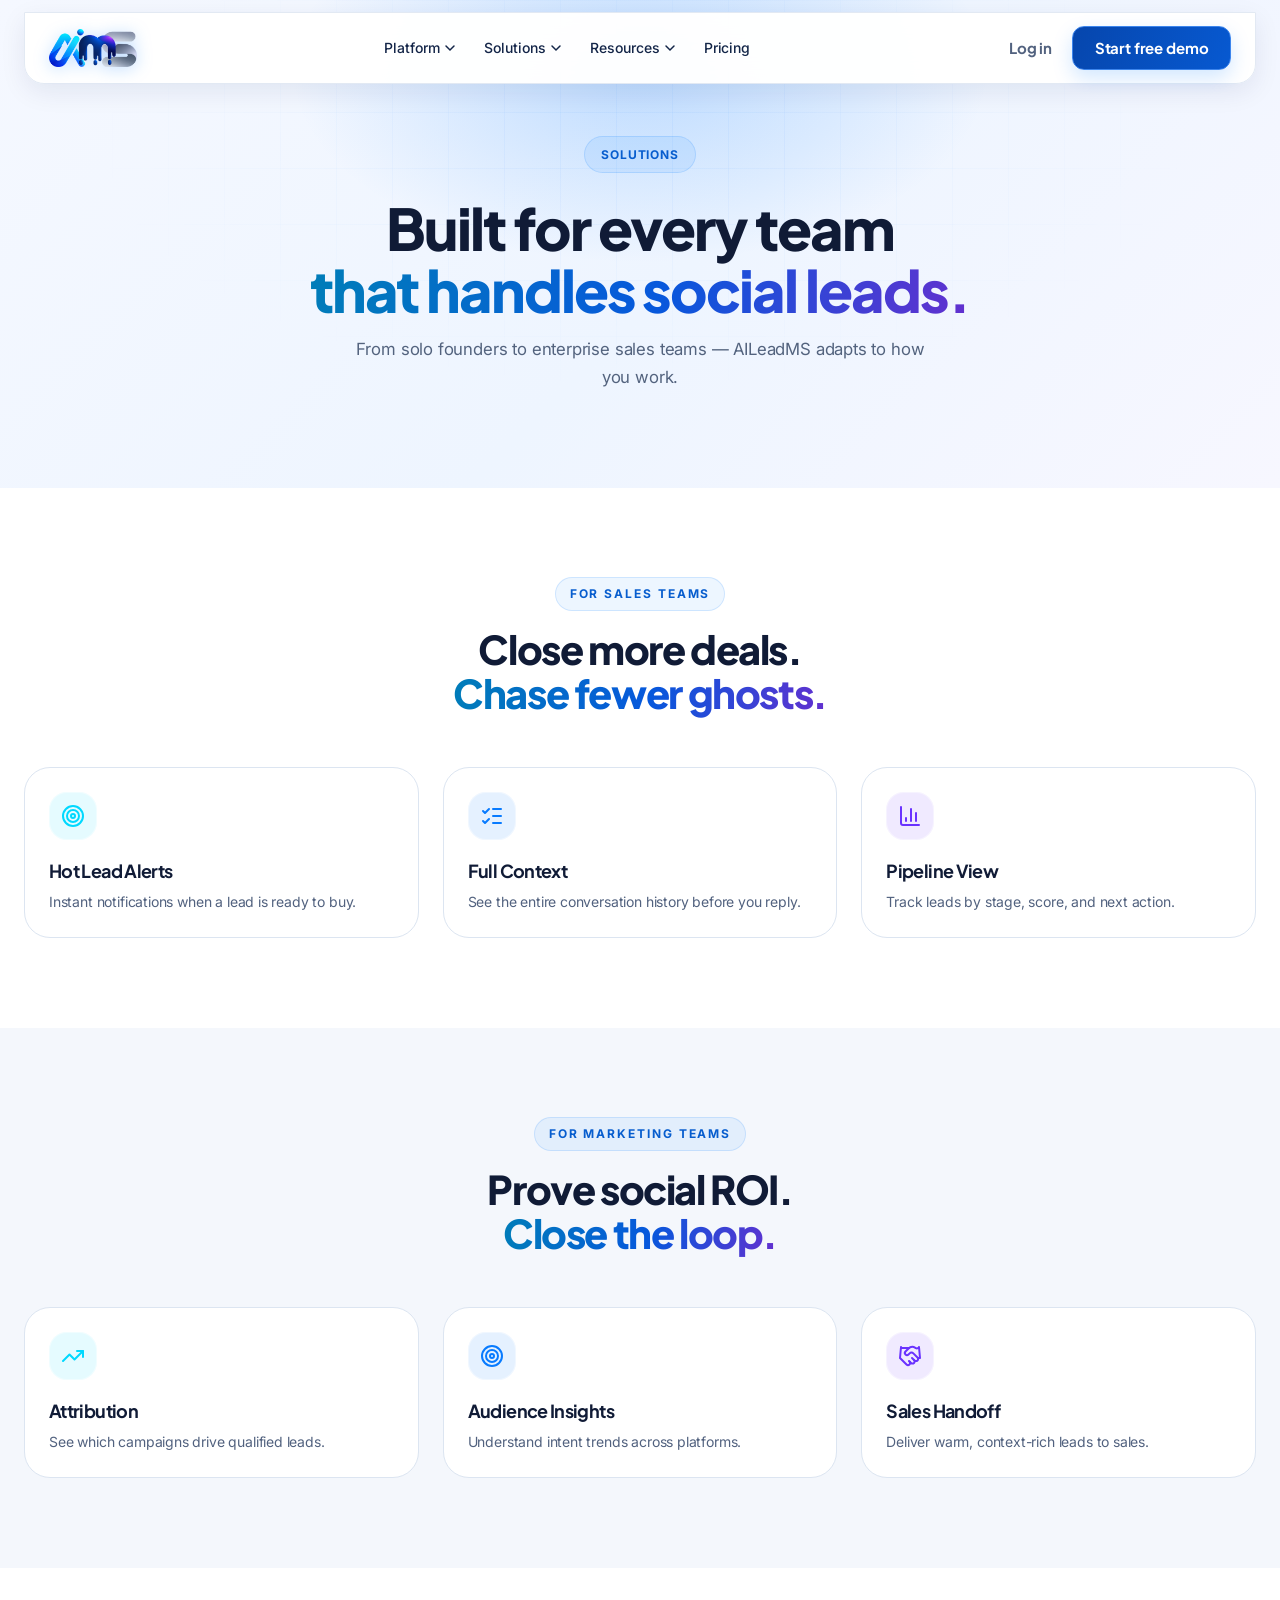
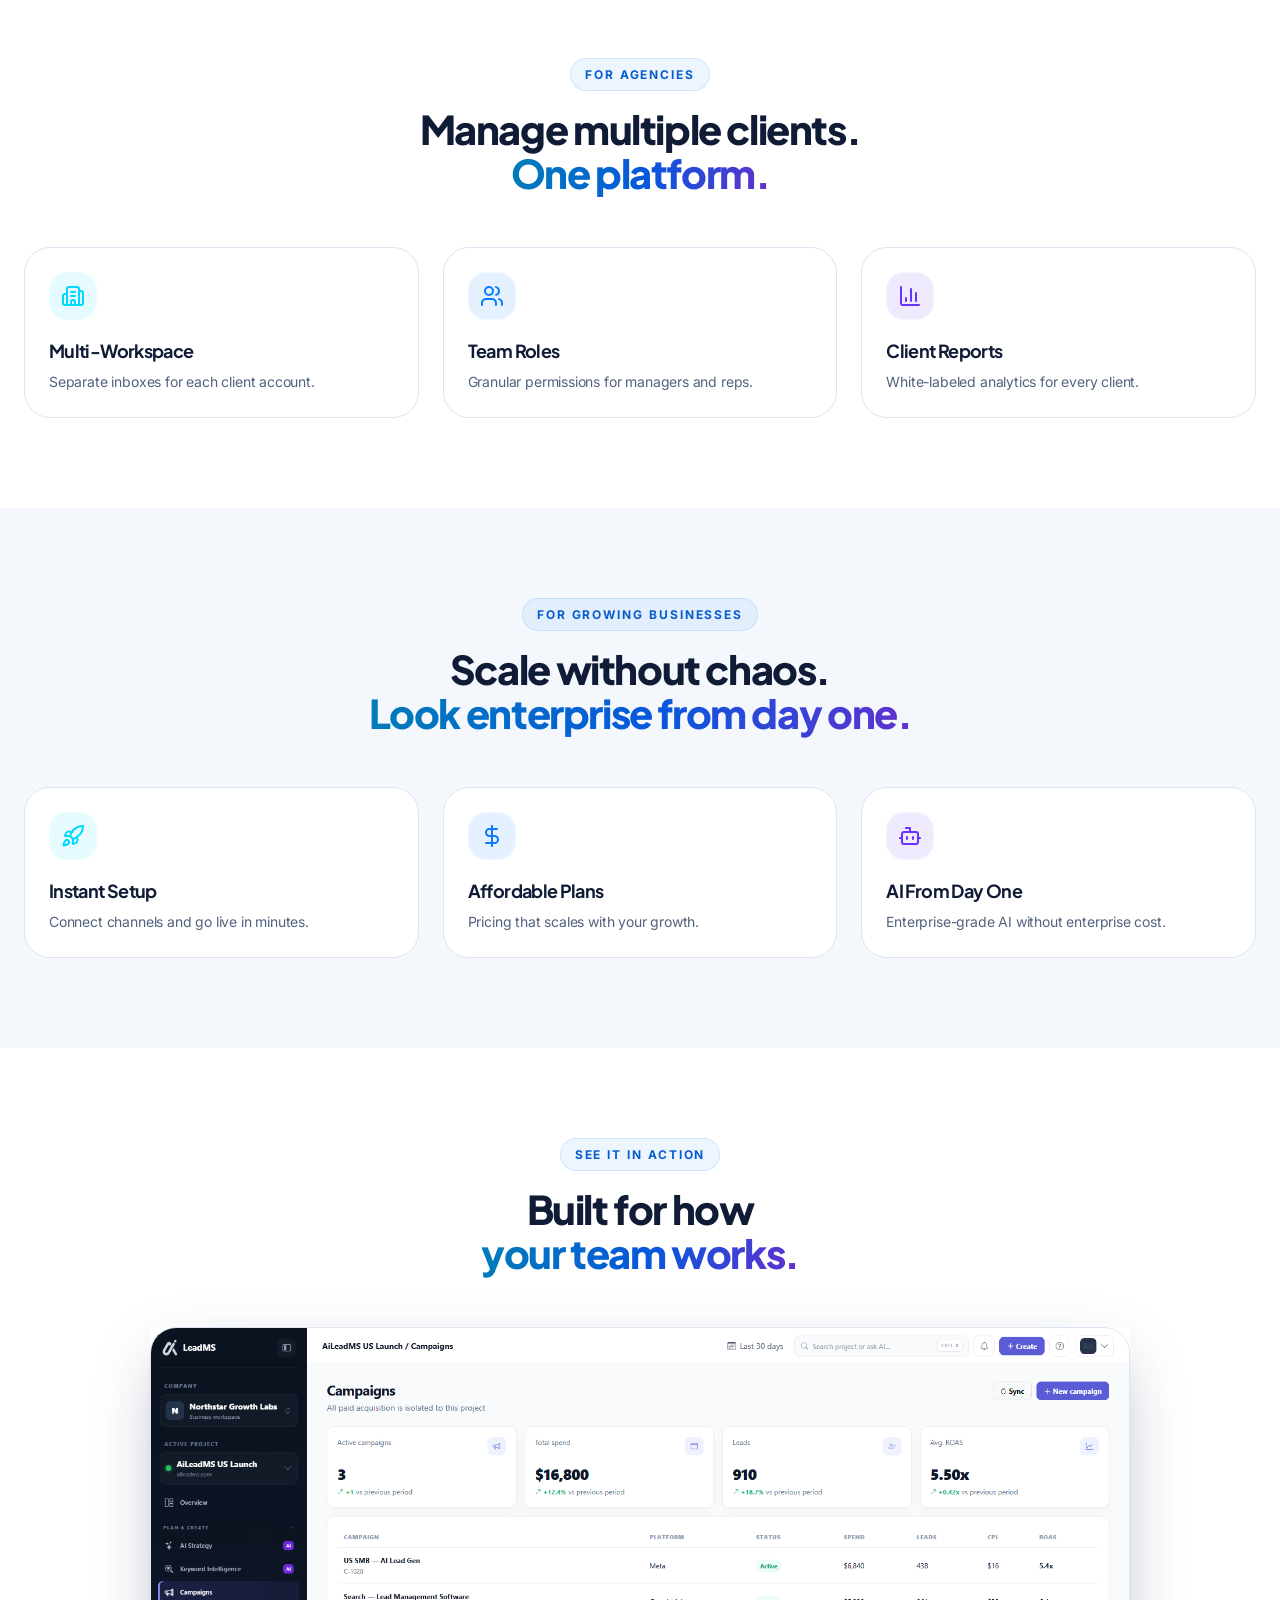
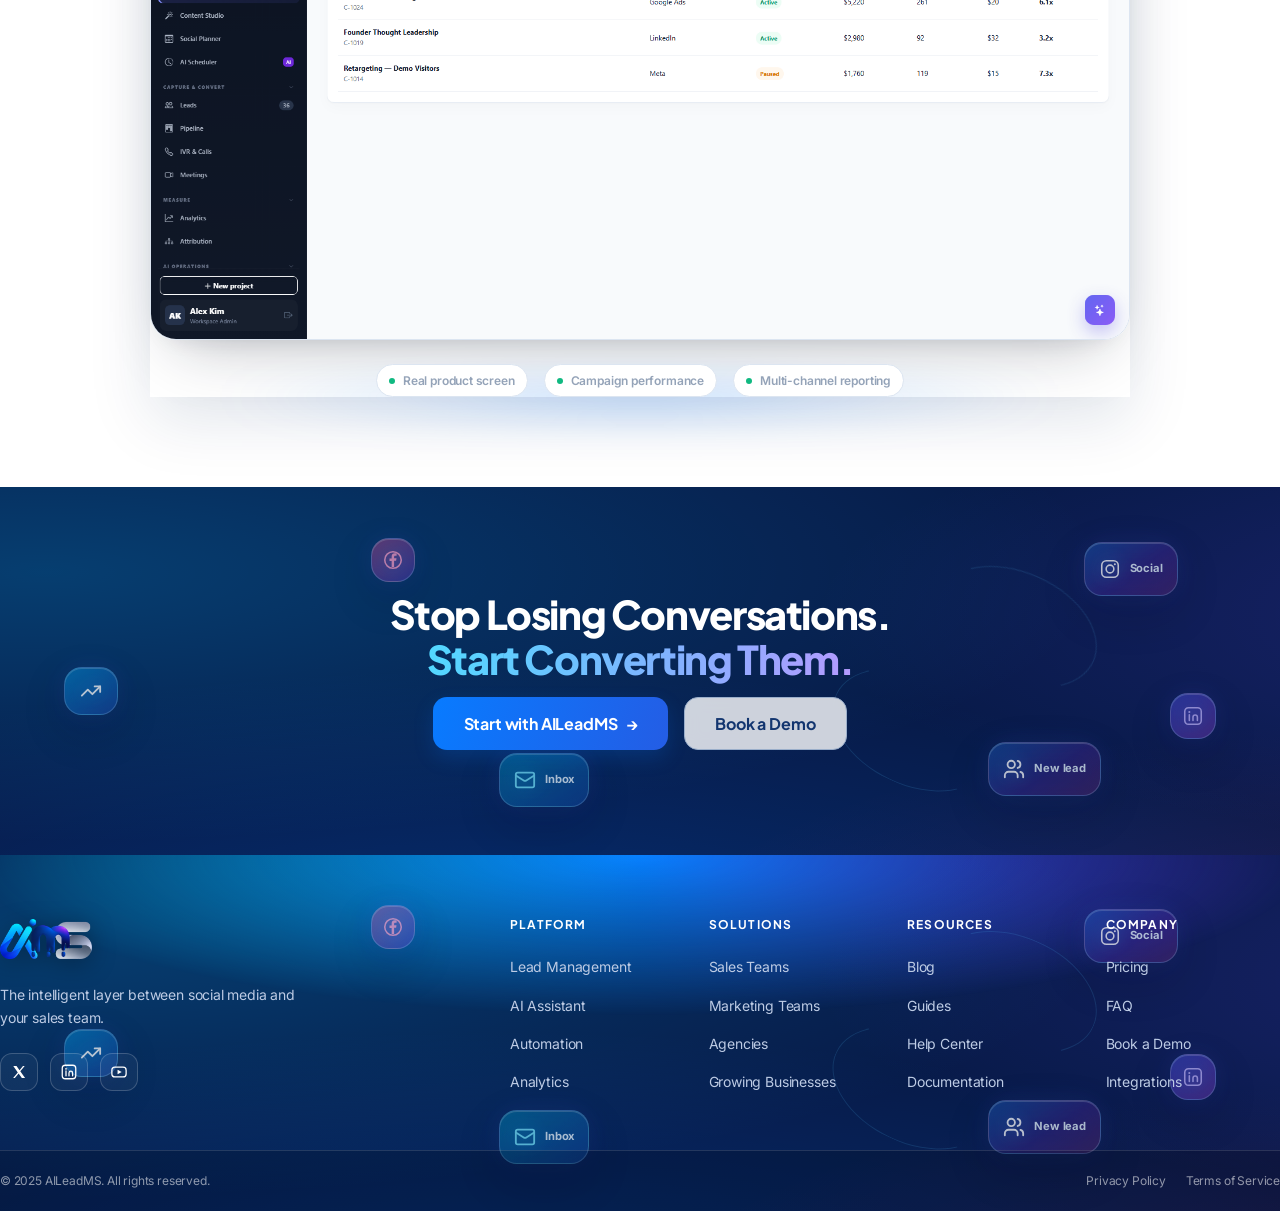
<file: solutions.html>
<!DOCTYPE html>
<html lang="en">
<head>
    <meta charset="UTF-8">
    <script>document.documentElement.classList.add('js');</script>
    <meta name="viewport" content="width=device-width, initial-scale=1.0">
    <title>Solutions — AILeadMS</title>
    <meta name="description" content="AILeadMS for sales teams, marketing teams, agencies, and growing businesses. See how each team converts more social leads.">
    <link rel="canonical" href="https://aileadms.com/solutions">
    <link rel="preconnect" href="https://fonts.googleapis.com">
    <link href="https://fonts.googleapis.com/css2?family=Inter:opsz,wght@14..32,400;14..32,500;14..32,600;14..32,700;14..32,800&family=Plus+Jakarta+Sans:opsz,wght@7..40,600;7..40,700;7..40,800&display=swap" rel="stylesheet">
    <link rel="stylesheet" href="css/variables.css">
    <link rel="stylesheet" href="css/base.css">
    <link rel="stylesheet" href="css/components.css">
    <link rel="stylesheet" href="css/navbar.css">
    <link rel="stylesheet" href="css/hero.css">
    <link rel="stylesheet" href="css/sections.css">
    <link rel="stylesheet" href="css/animations.css">
    <link rel="stylesheet" href="css/responsive.css">
    <link rel="icon" type="image/png" href="assets/logo/aileadms-logo.png">
    <link rel="stylesheet" href="css/brand-polish.css">
    <link rel="stylesheet" href="css/mobile.css">
</head>
<body>
    <!-- icon-sprite -->
    <svg class="svg-sprite" aria-hidden="true" focusable="false" xmlns="http://www.w3.org/2000/svg"><symbol id="ico-alarm-clock" viewBox="0 0 24 24" fill="none" stroke="currentColor" stroke-width="2" stroke-linecap="round" stroke-linejoin="round"><circle cx="12" cy="13" r="8" /><path d="M12 9v4l2 2" /><path d="M5 3 2 6" /><path d="m22 6-3-3" /><path d="M6.38 18.7 4 21" /><path d="M17.64 18.67 20 21" /></symbol><symbol id="ico-award" viewBox="0 0 24 24" fill="none" stroke="currentColor" stroke-width="2" stroke-linecap="round" stroke-linejoin="round"><path d="m15.477 12.89 1.515 8.526a.5.5 0 0 1-.81.47l-3.58-2.687a1 1 0 0 0-1.197 0l-3.586 2.686a.5.5 0 0 1-.81-.469l1.514-8.526" /><circle cx="12" cy="8" r="6" /></symbol><symbol id="ico-badge-check" viewBox="0 0 24 24" fill="none" stroke="currentColor" stroke-width="2" stroke-linecap="round" stroke-linejoin="round"><path d="M3.85 8.62a4 4 0 0 1 4.78-4.77 4 4 0 0 1 6.74 0 4 4 0 0 1 4.78 4.78 4 4 0 0 1 0 6.74 4 4 0 0 1-4.77 4.78 4 4 0 0 1-6.75 0 4 4 0 0 1-4.78-4.77 4 4 0 0 1 0-6.76Z" /><path d="m16 9-5.5 5.5L8 12" /></symbol><symbol id="ico-bell" viewBox="0 0 24 24" fill="none" stroke="currentColor" stroke-width="2" stroke-linecap="round" stroke-linejoin="round"><path d="M10.268 21a2 2 0 0 0 3.464 0" /><path d="M3.262 15.326A1 1 0 0 0 4 17h16a1 1 0 0 0 .74-1.673C19.41 13.956 18 12.499 18 8A6 6 0 0 0 6 8c0 4.499-1.411 5.956-2.738 7.326" /></symbol><symbol id="ico-bell-off" viewBox="0 0 24 24" fill="none" stroke="currentColor" stroke-width="2" stroke-linecap="round" stroke-linejoin="round"><path d="M10.268 21a2 2 0 0 0 3.464 0" /><path d="M17 17H4a1 1 0 0 1-.74-1.673C4.59 13.956 6 12.499 6 8a6 6 0 0 1 .258-1.742" /><path d="m2 2 20 20" /><path d="M8.668 3.01A6 6 0 0 1 18 8c0 2.687.77 4.653 1.707 6.05" /></symbol><symbol id="ico-blocks" viewBox="0 0 24 24" fill="none" stroke="currentColor" stroke-width="2" stroke-linecap="round" stroke-linejoin="round"><path d="M10 22V7a1 1 0 0 0-1-1H4a2 2 0 0 0-2 2v12a2 2 0 0 0 2 2h12a2 2 0 0 0 2-2v-5a1 1 0 0 0-1-1H2" /><rect x="14" y="2" width="8" height="8" rx="1" /></symbol><symbol id="ico-book-open" viewBox="0 0 24 24" fill="none" stroke="currentColor" stroke-width="2" stroke-linecap="round" stroke-linejoin="round"><path d="M12 5v16" /><path d="M20.001 19A2 2 0 0022 17V5a2 2 0 00-1.999-2L16 3.002A5 5 0 0012 5a5 5 0 00-4-2H4a2 2 0 00-2 2v12a2 2 0 001.999 2H8a5 5 0 014 2 5 5 0 014-2z" /></symbol><symbol id="ico-bookmark" viewBox="0 0 24 24" fill="none" stroke="currentColor" stroke-width="2" stroke-linecap="round" stroke-linejoin="round"><path d="M17 3a2 2 0 0 1 2 2v15a1 1 0 0 1-1.496.868l-4.512-2.578a2 2 0 0 0-1.984 0l-4.512 2.578A1 1 0 0 1 5 20V5a2 2 0 0 1 2-2z" /></symbol><symbol id="ico-bot" viewBox="0 0 24 24" fill="none" stroke="currentColor" stroke-width="2" stroke-linecap="round" stroke-linejoin="round"><path d="M12 8V4H8" /><rect width="16" height="12" x="4" y="8" rx="2" /><path d="M2 14h2" /><path d="M20 14h2" /><path d="M15 13v2" /><path d="M9 13v2" /></symbol><symbol id="ico-brain" viewBox="0 0 24 24" fill="none" stroke="currentColor" stroke-width="2" stroke-linecap="round" stroke-linejoin="round"><path d="M12 18V5" /><path d="M15 13a4.17 4.17 0 0 1-3-4 4.17 4.17 0 0 1-3 4" /><path d="M17.598 6.5A3 3 0 1 0 12 5a3 3 0 1 0-5.598 1.5" /><path d="M17.997 5.125a4 4 0 0 1 2.526 5.77" /><path d="M18 18a4 4 0 0 0 2-7.464" /><path d="M19.967 17.483A4 4 0 1 1 12 18a4 4 0 1 1-7.967-.517" /><path d="M6 18a4 4 0 0 1-2-7.464" /><path d="M6.003 5.125a4 4 0 0 0-2.526 5.77" /></symbol><symbol id="ico-briefcase" viewBox="0 0 24 24" fill="none" stroke="currentColor" stroke-width="2" stroke-linecap="round" stroke-linejoin="round"><path d="M16 20V4a2 2 0 0 0-2-2h-4a2 2 0 0 0-2 2v16" /><rect width="20" height="14" x="2" y="6" rx="2" /></symbol><symbol id="ico-building-2" viewBox="0 0 24 24" fill="none" stroke="currentColor" stroke-width="2" stroke-linecap="round" stroke-linejoin="round"><path d="M10 12h4" /><path d="M10 8h4" /><path d="M14 21v-3a2 2 0 0 0-4 0v3" /><path d="M6 10H4a2 2 0 0 0-2 2v7a2 2 0 0 0 2 2h16a2 2 0 0 0 2-2V9a2 2 0 0 0-2-2h-2" /><path d="M6 21V5a2 2 0 0 1 2-2h8a2 2 0 0 1 2 2v16" /></symbol><symbol id="ico-calendar" viewBox="0 0 24 24" fill="none" stroke="currentColor" stroke-width="2" stroke-linecap="round" stroke-linejoin="round"><path d="M8 2v3" /><path d="M16 2v3" /><rect x="3" y="3" width="18" height="18" rx="2" /><path d="M3 9h18" /></symbol><symbol id="ico-calendar-days" viewBox="0 0 24 24" fill="none" stroke="currentColor" stroke-width="2" stroke-linecap="round" stroke-linejoin="round"><path d="M8 2v3" /><path d="M16 2v3" /><rect x="3" y="3" width="18" height="18" rx="2" /><path d="M3 9h18" /><path d="M8 13h.01" /><path d="M12 13h.01" /><path d="M16 13h.01" /><path d="M8 17h.01" /><path d="M12 17h.01" /><path d="M16 17h.01" /></symbol><symbol id="ico-camera" viewBox="0 0 24 24" fill="none" stroke="currentColor" stroke-width="2" stroke-linecap="round" stroke-linejoin="round"><path d="M13.997 4a2 2 0 0 1 1.76 1.05l.486.9A2 2 0 0 0 18.003 7H20a2 2 0 0 1 2 2v9a2 2 0 0 1-2 2H4a2 2 0 0 1-2-2V9a2 2 0 0 1 2-2h1.997a2 2 0 0 0 1.759-1.048l.489-.904A2 2 0 0 1 10.004 4z" /><circle cx="12" cy="13" r="3" /></symbol><symbol id="ico-chart-column" viewBox="0 0 24 24" fill="none" stroke="currentColor" stroke-width="2" stroke-linecap="round" stroke-linejoin="round"><path d="M3 3v16a2 2 0 0 0 2 2h16" /><path d="M18 17V9" /><path d="M13 17V5" /><path d="M8 17v-3" /></symbol><symbol id="ico-circle-alert" viewBox="0 0 24 24" fill="none" stroke="currentColor" stroke-width="2" stroke-linecap="round" stroke-linejoin="round"><circle cx="12" cy="12" r="10" /><line x1="12" x2="12" y1="8" y2="12" /><line x1="12" x2="12.01" y1="16" y2="16" /></symbol><symbol id="ico-circle-check" viewBox="0 0 24 24" fill="none" stroke="currentColor" stroke-width="2" stroke-linecap="round" stroke-linejoin="round"><circle cx="12" cy="12" r="10" /><path d="m16 9-5.5 5.5L8 12" /></symbol><symbol id="ico-circle-help" viewBox="0 0 24 24" fill="none" stroke="currentColor" stroke-width="2" stroke-linecap="round" stroke-linejoin="round"><circle cx="12" cy="12" r="10" /><path d="M9.09 9a3 3 0 0 1 5.83 1c0 2-3 3-3 3" /><path d="M12 17h.01" /></symbol><symbol id="ico-clock" viewBox="0 0 24 24" fill="none" stroke="currentColor" stroke-width="2" stroke-linecap="round" stroke-linejoin="round"><circle cx="12" cy="12" r="10" /><path d="M12 6v6l4 2" /></symbol><symbol id="ico-command" viewBox="0 0 24 24" fill="none" stroke="currentColor" stroke-width="2" stroke-linecap="round" stroke-linejoin="round"><path d="M15 6v12a3 3 0 1 0 3-3H6a3 3 0 1 0 3 3V6a3 3 0 1 0-3 3h12a3 3 0 1 0-3-3" /></symbol><symbol id="ico-contact" viewBox="0 0 24 24" fill="none" stroke="currentColor" stroke-width="2" stroke-linecap="round" stroke-linejoin="round"><path d="M16 2v2" /><path d="M7 21v-2a2 2 0 012-2h6a2 2 0 012 2v2" /><path d="M8 2v2" /><circle cx="12" cy="10" r="3" /><rect x="3" y="3" width="18" height="18" rx="2" /></symbol><symbol id="ico-credit-card" viewBox="0 0 24 24" fill="none" stroke="currentColor" stroke-width="2" stroke-linecap="round" stroke-linejoin="round"><rect width="20" height="14" x="2" y="5" rx="2" /><line x1="2" x2="22" y1="10" y2="10" /><path d="M6 14h2" /></symbol><symbol id="ico-dollar-sign" viewBox="0 0 24 24" fill="none" stroke="currentColor" stroke-width="2" stroke-linecap="round" stroke-linejoin="round"><line x1="12" x2="12" y1="2" y2="22" /><path d="M17 5H9.5a3.5 3.5 0 0 0 0 7h5a3.5 3.5 0 0 1 0 7H6" /></symbol><symbol id="ico-facebook" viewBox="0 0 24 24" fill="none" stroke="currentColor" stroke-width="1.7" stroke-linecap="round" stroke-linejoin="round"><circle cx="12" cy="12" r="9"/><path fill="currentColor" stroke="none" d="M13.2 19.6v-6.7h2.2l.4-2.7h-2.6V8.55c0-.78.28-1.3 1.36-1.3h1.4V4.85c-.24-.03-1.07-.1-2.03-.1-2.01 0-3.39 1.23-3.39 3.48v2.07H8.2v2.7h2.34v6.7z"/></symbol><symbol id="ico-fast-forward" viewBox="0 0 24 24" fill="none" stroke="currentColor" stroke-width="2" stroke-linecap="round" stroke-linejoin="round"><path d="M12 6a2 2 0 0 1 3.414-1.414l6 6a2 2 0 0 1 0 2.828l-6 6A2 2 0 0 1 12 18z" /><path d="M2 6a2 2 0 0 1 3.414-1.414l6 6a2 2 0 0 1 0 2.828l-6 6A2 2 0 0 1 2 18z" /></symbol><symbol id="ico-file-text" viewBox="0 0 24 24" fill="none" stroke="currentColor" stroke-width="2" stroke-linecap="round" stroke-linejoin="round"><path d="M6 22a2 2 0 0 1-2-2V4a2 2 0 0 1 2-2h8a2.4 2.4 0 0 1 1.704.706l3.588 3.588A2.4 2.4 0 0 1 20 8v12a2 2 0 0 1-2 2z" /><path d="M14 2v5a1 1 0 0 0 1 1h5" /><path d="M10 9H8" /><path d="M16 13H8" /><path d="M16 17H8" /></symbol><symbol id="ico-flag" viewBox="0 0 24 24" fill="none" stroke="currentColor" stroke-width="2" stroke-linecap="round" stroke-linejoin="round"><path d="M4 22V4a1 1 0 0 1 .4-.8A6 6 0 0 1 8 2c3 0 5 2 7.333 2q2 0 3.067-.8A1 1 0 0 1 20 4v10a1 1 0 0 1-.4.8A6 6 0 0 1 16 16c-3 0-5-2-8-2a6 6 0 0 0-4 1.528" /></symbol><symbol id="ico-flame" viewBox="0 0 24 24" fill="none" stroke="currentColor" stroke-width="2" stroke-linecap="round" stroke-linejoin="round"><path d="M12 3q1 4 4 6.5t3 5.5a1 1 0 0 1-14 0 5 5 0 0 1 1-3 1 1 0 0 0 5 0c0-2-1.5-3-1.5-5q0-2 2.5-4" /></symbol><symbol id="ico-folder" viewBox="0 0 24 24" fill="none" stroke="currentColor" stroke-width="2" stroke-linecap="round" stroke-linejoin="round"><path d="M20 20a2 2 0 0 0 2-2V8a2 2 0 0 0-2-2h-7.9a2 2 0 0 1-1.69-.9L9.6 3.9A2 2 0 0 0 7.93 3H4a2 2 0 0 0-2 2v13a2 2 0 0 0 2 2Z" /></symbol><symbol id="ico-gauge" viewBox="0 0 24 24" fill="none" stroke="currentColor" stroke-width="2" stroke-linecap="round" stroke-linejoin="round"><path d="m12 14 4-4" /><path d="M3.34 19a10 10 0 1 1 17.32 0" /></symbol><symbol id="ico-git-branch" viewBox="0 0 24 24" fill="none" stroke="currentColor" stroke-width="2" stroke-linecap="round" stroke-linejoin="round"><path d="M15 6a9 9 0 0 0-9 9V3" /><circle cx="18" cy="6" r="3" /><circle cx="6" cy="18" r="3" /></symbol><symbol id="ico-globe" viewBox="0 0 24 24" fill="none" stroke="currentColor" stroke-width="2" stroke-linecap="round" stroke-linejoin="round"><circle cx="12" cy="12" r="10" /><path d="M12 2a14.5 14.5 0 0 0 0 20 14.5 14.5 0 0 0 0-20" /><path d="M2 12h20" /></symbol><symbol id="ico-handshake" viewBox="0 0 24 24" fill="none" stroke="currentColor" stroke-width="2" stroke-linecap="round" stroke-linejoin="round"><path d="m11 17 2 2a1 1 0 1 0 3-3" /><path d="m14 14 2.5 2.5a1 1 0 1 0 3-3l-3.88-3.88a3 3 0 0 0-4.24 0l-.88.88a1 1 0 1 1-3-3l2.81-2.81a5.79 5.79 0 0 1 7.06-.87l.47.28a2 2 0 0 0 1.42.25L21 4" /><path d="m21 3 1 11h-2" /><path d="M3 3 2 14l6.5 6.5a1 1 0 1 0 3-3" /><path d="M3 4h8" /></symbol><symbol id="ico-image" viewBox="0 0 24 24" fill="none" stroke="currentColor" stroke-width="2" stroke-linecap="round" stroke-linejoin="round"><rect width="18" height="18" x="3" y="3" rx="2" ry="2" /><circle cx="9" cy="9" r="2" /><path d="m21 15-3.086-3.086a2 2 0 0 0-2.828 0L6 21" /></symbol><symbol id="ico-inbox" viewBox="0 0 24 24" fill="none" stroke="currentColor" stroke-width="2" stroke-linecap="round" stroke-linejoin="round"><polyline points="22 12 16 12 14 15 10 15 8 12 2 12" /><path d="M5.45 5.11 2 12v6a2 2 0 0 0 2 2h16a2 2 0 0 0 2-2v-6l-3.45-6.89A2 2 0 0 0 16.76 4H7.24a2 2 0 0 0-1.79 1.11z" /></symbol><symbol id="ico-instagram" viewBox="0 0 24 24" fill="none" stroke="currentColor" stroke-width="1.7" stroke-linecap="round" stroke-linejoin="round"><rect x="3" y="3" width="18" height="18" rx="5"/><circle cx="12" cy="12" r="4.2"/><circle cx="17.3" cy="6.7" r="1.1" fill="currentColor" stroke="none"/></symbol><symbol id="ico-key" viewBox="0 0 24 24" fill="none" stroke="currentColor" stroke-width="2" stroke-linecap="round" stroke-linejoin="round"><path d="m2 21 9.6-9.6" /><path d="m7.5 15.5 2.3 2.3a1 1 0 0 1 0 1.4l-2.1 2.1a1 1 0 0 1-1.4 0L4 19" /><circle cx="15.5" cy="7.5" r="5.5" /></symbol><symbol id="ico-lightbulb" viewBox="0 0 24 24" fill="none" stroke="currentColor" stroke-width="2" stroke-linecap="round" stroke-linejoin="round"><path d="M15 14c.2-1 .7-1.7 1.5-2.5 1-.9 1.5-2.2 1.5-3.5A6 6 0 0 0 6 8c0 1 .2 2.2 1.5 3.5.7.7 1.3 1.5 1.5 2.5" /><path d="M9 18h6" /><path d="M10 22h4" /></symbol><symbol id="ico-link-2" viewBox="0 0 24 24" fill="none" stroke="currentColor" stroke-width="2" stroke-linecap="round" stroke-linejoin="round"><path d="M9 17H7A5 5 0 0 1 7 7h2" /><path d="M15 7h2a5 5 0 1 1 0 10h-2" /><line x1="8" x2="16" y1="12" y2="12" /></symbol><symbol id="ico-linkedin" viewBox="0 0 24 24" fill="none" stroke="currentColor" stroke-width="1.7" stroke-linecap="round" stroke-linejoin="round"><rect x="3" y="3" width="18" height="18" rx="4"/><path d="M8 10.6V17"/><circle cx="8" cy="7.7" r="1.15" fill="currentColor" stroke="none"/><path d="M12 17v-3.7a2.4 2.4 0 0 1 4.8 0V17"/></symbol><symbol id="ico-list-checks" viewBox="0 0 24 24" fill="none" stroke="currentColor" stroke-width="2" stroke-linecap="round" stroke-linejoin="round"><path d="M13 5h8" /><path d="M13 12h8" /><path d="M13 19h8" /><path d="m3 17 2 2 4-4" /><path d="m3 7 2 2 4-4" /></symbol><symbol id="ico-lock" viewBox="0 0 24 24" fill="none" stroke="currentColor" stroke-width="2" stroke-linecap="round" stroke-linejoin="round"><rect width="18" height="11" x="3" y="11" rx="2" ry="2" /><path d="M7 11V7a5 5 0 0 1 10 0v4" /></symbol><symbol id="ico-mail" viewBox="0 0 24 24" fill="none" stroke="currentColor" stroke-width="2" stroke-linecap="round" stroke-linejoin="round"><path d="m22 7-8.991 5.727a2 2 0 0 1-2.009 0L2 7" /><rect x="2" y="4" width="20" height="16" rx="2" /></symbol><symbol id="ico-map-pin" viewBox="0 0 24 24" fill="none" stroke="currentColor" stroke-width="2" stroke-linecap="round" stroke-linejoin="round"><path d="M20 10c0 4.993-5.539 10.193-7.399 11.799a1 1 0 0 1-1.202 0C9.539 20.193 4 14.993 4 10a8 8 0 0 1 16 0" /><circle cx="12" cy="10" r="3" /></symbol><symbol id="ico-megaphone" viewBox="0 0 24 24" fill="none" stroke="currentColor" stroke-width="2" stroke-linecap="round" stroke-linejoin="round"><path d="M11 6a13 13 0 0 0 8.4-2.8A1 1 0 0 1 21 4v12a1 1 0 0 1-1.6.8A13 13 0 0 0 11 14H5a2 2 0 0 1-2-2V8a2 2 0 0 1 2-2z" /><path d="M6 14a12 12 0 0 0 2.4 7.2 2 2 0 0 0 3.2-2.4A8 8 0 0 1 10 14" /><path d="M8 6v8" /></symbol><symbol id="ico-message-circle" viewBox="0 0 24 24" fill="none" stroke="currentColor" stroke-width="2" stroke-linecap="round" stroke-linejoin="round"><path d="M2.992 16.342a2 2 0 0 1 .094 1.167l-1.065 3.29a1 1 0 0 0 1.236 1.168l3.413-.998a2 2 0 0 1 1.099.092 10 10 0 1 0-4.777-4.719" /></symbol><symbol id="ico-message-square" viewBox="0 0 24 24" fill="none" stroke="currentColor" stroke-width="2" stroke-linecap="round" stroke-linejoin="round"><path d="M22 17a2 2 0 0 1-2 2H6.828a2 2 0 0 0-1.414.586l-2.202 2.202A.71.71 0 0 1 2 21.286V5a2 2 0 0 1 2-2h16a2 2 0 0 1 2 2z" /></symbol><symbol id="ico-monitor" viewBox="0 0 24 24" fill="none" stroke="currentColor" stroke-width="2" stroke-linecap="round" stroke-linejoin="round"><rect width="20" height="14" x="2" y="3" rx="2" /><line x1="8" x2="16" y1="21" y2="21" /><line x1="12" x2="12" y1="17" y2="21" /></symbol><symbol id="ico-network" viewBox="0 0 24 24" fill="none" stroke="currentColor" stroke-width="2" stroke-linecap="round" stroke-linejoin="round"><rect x="16" y="16" width="6" height="6" rx="1" /><rect x="2" y="16" width="6" height="6" rx="1" /><rect x="9" y="2" width="6" height="6" rx="1" /><path d="M5 16v-3a1 1 0 0 1 1-1h12a1 1 0 0 1 1 1v3" /><path d="M12 12V8" /></symbol><symbol id="ico-package" viewBox="0 0 24 24" fill="none" stroke="currentColor" stroke-width="2" stroke-linecap="round" stroke-linejoin="round"><path d="M11 21.73a2 2 0 0 0 2 0l7-4A2 2 0 0 0 21 16V8a2 2 0 0 0-1-1.73l-7-4a2 2 0 0 0-2 0l-7 4A2 2 0 0 0 3 8v8a2 2 0 0 0 1 1.73z" /><path d="M12 22V12" /><polyline points="3.29 7 12 12 20.71 7" /><path d="m7.5 4.27 9 5.15" /></symbol><symbol id="ico-palette" viewBox="0 0 24 24" fill="none" stroke="currentColor" stroke-width="2" stroke-linecap="round" stroke-linejoin="round"><path d="M12 22a1 1 0 0 1 0-20 10 9 0 0 1 10 9 5 5 0 0 1-5 5h-2.25a1.75 1.75 0 0 0-1.4 2.8l.3.4a1.75 1.75 0 0 1-1.4 2.8z" /><circle cx="13.5" cy="6.5" r=".5" fill="currentColor" /><circle cx="17.5" cy="10.5" r=".5" fill="currentColor" /><circle cx="6.5" cy="12.5" r=".5" fill="currentColor" /><circle cx="8.5" cy="7.5" r=".5" fill="currentColor" /></symbol><symbol id="ico-pen-line" viewBox="0 0 24 24" fill="none" stroke="currentColor" stroke-width="2" stroke-linecap="round" stroke-linejoin="round"><path d="M13 21h8" /><path d="M21.174 6.812a1 1 0 0 0-3.986-3.987L3.842 16.174a2 2 0 0 0-.5.83l-1.321 4.352a.5.5 0 0 0 .623.622l4.353-1.32a2 2 0 0 0 .83-.497z" /></symbol><symbol id="ico-puzzle" viewBox="0 0 24 24" fill="none" stroke="currentColor" stroke-width="2" stroke-linecap="round" stroke-linejoin="round"><path d="M15.39 4.39a1 1 0 0 0 1.68-.474 2.5 2.5 0 1 1 3.014 3.015 1 1 0 0 0-.474 1.68l1.683 1.682a2.414 2.414 0 0 1 0 3.414L19.61 15.39a1 1 0 0 1-1.68-.474 2.5 2.5 0 1 0-3.014 3.015 1 1 0 0 1 .474 1.68l-1.683 1.682a2.414 2.414 0 0 1-3.414 0L8.61 19.61a1 1 0 0 0-1.68.474 2.5 2.5 0 1 1-3.014-3.015 1 1 0 0 0 .474-1.68l-1.683-1.682a2.414 2.414 0 0 1 0-3.414L4.39 8.61a1 1 0 0 1 1.68.474 2.5 2.5 0 1 0 3.014-3.015 1 1 0 0 1-.474-1.68l1.683-1.682a2.414 2.414 0 0 1 3.414 0z" /></symbol><symbol id="ico-refresh-cw" viewBox="0 0 24 24" fill="none" stroke="currentColor" stroke-width="2" stroke-linecap="round" stroke-linejoin="round"><path d="M3 12a9 9 0 0 1 9-9 9.75 9.75 0 0 1 6.74 2.74L21 8" /><path d="M21 3v5h-5" /><path d="M21 12a9 9 0 0 1-9 9 9.75 9.75 0 0 1-6.74-2.74L3 16" /><path d="M8 16H3v5" /></symbol><symbol id="ico-rocket" viewBox="0 0 24 24" fill="none" stroke="currentColor" stroke-width="2" stroke-linecap="round" stroke-linejoin="round"><path d="M12 15v5s3.03-.55 4-2c1.08-1.62 0-5 0-5" /><path d="M4.5 16.5c-1.5 1.26-2 5-2 5s3.74-.5 5-2c.71-.84.7-2.13-.09-2.91a2.18 2.18 0 0 0-2.91-.09" /><path d="M9 12a22 22 0 0 1 2-3.95A12.88 12.88 0 0 1 22 2c0 2.72-.78 7.5-6 11a22.4 22.4 0 0 1-4 2z" /><path d="M9 12H4s.55-3.03 2-4c1.62-1.08 5 .05 5 .05" /></symbol><symbol id="ico-route" viewBox="0 0 24 24" fill="none" stroke="currentColor" stroke-width="2" stroke-linecap="round" stroke-linejoin="round"><circle cx="6" cy="19" r="3" /><path d="M9 19h8.5a3.5 3.5 0 0 0 0-7h-11a3.5 3.5 0 0 1 0-7H15" /><circle cx="18" cy="5" r="3" /></symbol><symbol id="ico-search" viewBox="0 0 24 24" fill="none" stroke="currentColor" stroke-width="2" stroke-linecap="round" stroke-linejoin="round"><path d="m21 21-4.34-4.34" /><circle cx="11" cy="11" r="8" /></symbol><symbol id="ico-settings" viewBox="0 0 24 24" fill="none" stroke="currentColor" stroke-width="2" stroke-linecap="round" stroke-linejoin="round"><path d="M9.671 4.136a2.34 2.34 0 0 1 4.659 0 2.34 2.34 0 0 0 3.319 1.915 2.34 2.34 0 0 1 2.33 4.033 2.34 2.34 0 0 0 0 3.831 2.34 2.34 0 0 1-2.33 4.033 2.34 2.34 0 0 0-3.319 1.915 2.34 2.34 0 0 1-4.659 0 2.34 2.34 0 0 0-3.32-1.915 2.34 2.34 0 0 1-2.33-4.033 2.34 2.34 0 0 0 0-3.831A2.34 2.34 0 0 1 6.35 6.051a2.34 2.34 0 0 0 3.319-1.915" /><circle cx="12" cy="12" r="3" /></symbol><symbol id="ico-shield" viewBox="0 0 24 24" fill="none" stroke="currentColor" stroke-width="2" stroke-linecap="round" stroke-linejoin="round"><path d="M20 13c0 5-3.5 7.5-7.66 8.95a1 1 0 0 1-.67-.01C7.5 20.5 4 18 4 13V6a1 1 0 0 1 1-1c2 0 4.5-1.2 6.24-2.72a1.17 1.17 0 0 1 1.52 0C14.51 3.81 17 5 19 5a1 1 0 0 1 1 1z" /></symbol><symbol id="ico-slack" viewBox="0 0 24 24" fill="none" stroke="currentColor" stroke-width="1.7" stroke-linecap="round" stroke-linejoin="round"><path d="M9 3.5a1.7 1.7 0 1 1 3.4 0V12a1.7 1.7 0 1 1-3.4 0z"/><path d="M15.7 9a1.7 1.7 0 1 1 0 3.4H7.3a1.7 1.7 0 1 1 0-3.4z" transform="translate(0 -2)"/><path d="M20.5 15a1.7 1.7 0 1 1-3.4 0V6.5a1.7 1.7 0 1 1 3.4 0z"/><path d="M3.5 18.5a1.7 1.7 0 1 1 0-3.4H12a1.7 1.7 0 1 1 0 3.4z"/></symbol><symbol id="ico-smartphone" viewBox="0 0 24 24" fill="none" stroke="currentColor" stroke-width="2" stroke-linecap="round" stroke-linejoin="round"><rect width="14" height="20" x="5" y="2" rx="2" ry="2" /><path d="M12 18h.01" /></symbol><symbol id="ico-snowflake" viewBox="0 0 24 24" fill="none" stroke="currentColor" stroke-width="2" stroke-linecap="round" stroke-linejoin="round"><path d="m10 20-1.25-2.5L6 18" /><path d="M10 4 8.75 6.5 6 6" /><path d="m14 20 1.25-2.5L18 18" /><path d="m14 4 1.25 2.5L18 6" /><path d="m17 21-3-6h-4" /><path d="m17 3-3 6 1.5 3" /><path d="M2 12h6.5L10 9" /><path d="m20 10-1.5 2 1.5 2" /><path d="M22 12h-6.5L14 15" /><path d="m4 10 1.5 2L4 14" /><path d="m7 21 3-6-1.5-3" /><path d="m7 3 3 6h4" /></symbol><symbol id="ico-sparkles" viewBox="0 0 24 24" fill="none" stroke="currentColor" stroke-width="2" stroke-linecap="round" stroke-linejoin="round"><path d="M11.017 2.814a1 1 0 0 1 1.966 0l1.051 5.558a2 2 0 0 0 1.594 1.594l5.558 1.051a1 1 0 0 1 0 1.966l-5.558 1.051a2 2 0 0 0-1.594 1.594l-1.051 5.558a1 1 0 0 1-1.966 0l-1.051-5.558a2 2 0 0 0-1.594-1.594l-5.558-1.051a1 1 0 0 1 0-1.966l5.558-1.051a2 2 0 0 0 1.594-1.594z" /><path d="M20 2v4" /><path d="M22 4h-4" /><circle cx="4" cy="20" r="2" /></symbol><symbol id="ico-split" viewBox="0 0 24 24" fill="none" stroke="currentColor" stroke-width="2" stroke-linecap="round" stroke-linejoin="round"><path d="M16 3h5v5" /><path d="M8 3H3v5" /><path d="M12 22v-8.3a4 4 0 0 0-1.172-2.872L3 3" /><path d="m15 9 6-6" /></symbol><symbol id="ico-square-kanban" viewBox="0 0 24 24" fill="none" stroke="currentColor" stroke-width="2" stroke-linecap="round" stroke-linejoin="round"><rect width="18" height="18" x="3" y="3" rx="2" /><path d="M8 7v7" /><path d="M12 7v4" /><path d="M16 7v9" /></symbol><symbol id="ico-star" viewBox="0 0 24 24" fill="none" stroke="currentColor" stroke-width="2" stroke-linecap="round" stroke-linejoin="round"><path d="M11.525 2.295a.53.53 0 0 1 .95 0l2.31 4.679a2.123 2.123 0 0 0 1.595 1.16l5.166.756a.53.53 0 0 1 .294.904l-3.736 3.638a2.123 2.123 0 0 0-.611 1.878l.882 5.14a.53.53 0 0 1-.771.56l-4.618-2.428a2.122 2.122 0 0 0-1.973 0L6.396 21.01a.53.53 0 0 1-.77-.56l.881-5.139a2.122 2.122 0 0 0-.611-1.879L2.16 9.795a.53.53 0 0 1 .294-.906l5.165-.755a2.122 2.122 0 0 0 1.597-1.16z" /></symbol><symbol id="ico-sun" viewBox="0 0 24 24" fill="none" stroke="currentColor" stroke-width="2" stroke-linecap="round" stroke-linejoin="round"><circle cx="12" cy="12" r="4" /><path d="M12 2v2" /><path d="M12 20v2" /><path d="m4.93 4.93 1.41 1.41" /><path d="m17.66 17.66 1.41 1.41" /><path d="M2 12h2" /><path d="M20 12h2" /><path d="m6.34 17.66-1.41 1.41" /><path d="m19.07 4.93-1.41 1.41" /></symbol><symbol id="ico-table" viewBox="0 0 24 24" fill="none" stroke="currentColor" stroke-width="2" stroke-linecap="round" stroke-linejoin="round"><path d="M12 3v18" /><rect width="18" height="18" x="3" y="3" rx="2" /><path d="M3 9h18" /><path d="M3 15h18" /></symbol><symbol id="ico-target" viewBox="0 0 24 24" fill="none" stroke="currentColor" stroke-width="2" stroke-linecap="round" stroke-linejoin="round"><circle cx="12" cy="12" r="10" /><circle cx="12" cy="12" r="6" /><circle cx="12" cy="12" r="2" /></symbol><symbol id="ico-tiktok" viewBox="0 0 24 24" fill="none" stroke="currentColor" stroke-width="1.7" stroke-linecap="round" stroke-linejoin="round"><path d="M14.6 3.2v10.4a3.8 3.8 0 1 1-3.8-3.8c.32 0 .63.04.92.12"/><path d="M14.6 6.4a5.7 5.7 0 0 0 5.5 2.9"/></symbol><symbol id="ico-timer" viewBox="0 0 24 24" fill="none" stroke="currentColor" stroke-width="2" stroke-linecap="round" stroke-linejoin="round"><line x1="10" x2="14" y1="2" y2="2" /><line x1="12" x2="15" y1="14" y2="11" /><circle cx="12" cy="14" r="8" /></symbol><symbol id="ico-trending-down" viewBox="0 0 24 24" fill="none" stroke="currentColor" stroke-width="2" stroke-linecap="round" stroke-linejoin="round"><path d="M16 17h6v-6" /><path d="m22 17-8.5-8.5-5 5L2 7" /></symbol><symbol id="ico-trending-up" viewBox="0 0 24 24" fill="none" stroke="currentColor" stroke-width="2" stroke-linecap="round" stroke-linejoin="round"><path d="M16 7h6v6" /><path d="m22 7-8.5 8.5-5-5L2 17" /></symbol><symbol id="ico-users" viewBox="0 0 24 24" fill="none" stroke="currentColor" stroke-width="2" stroke-linecap="round" stroke-linejoin="round"><path d="M16 21v-2a4 4 0 0 0-4-4H6a4 4 0 0 0-4 4v2" /><path d="M16 3.128a4 4 0 0 1 0 7.744" /><path d="M22 21v-2a4 4 0 0 0-3-3.87" /><circle cx="9" cy="7" r="4" /></symbol><symbol id="ico-video" viewBox="0 0 24 24" fill="none" stroke="currentColor" stroke-width="2" stroke-linecap="round" stroke-linejoin="round"><path d="m16 13 5.223 3.482a.5.5 0 0 0 .777-.416V7.87a.5.5 0 0 0-.752-.432L16 10.5" /><rect x="2" y="6" width="14" height="12" rx="2" /></symbol><symbol id="ico-wand-sparkles" viewBox="0 0 24 24" fill="none" stroke="currentColor" stroke-width="2" stroke-linecap="round" stroke-linejoin="round"><path d="m21.64 3.64-1.28-1.28a1.21 1.21 0 0 0-1.72 0L2.36 18.64a1.21 1.21 0 0 0 0 1.72l1.28 1.28a1.2 1.2 0 0 0 1.72 0L21.64 5.36a1.2 1.2 0 0 0 0-1.72" /><path d="m14 7 3 3" /><path d="M5 6v4" /><path d="M19 14v4" /><path d="M10 2v2" /><path d="M7 8H3" /><path d="M21 16h-4" /><path d="M11 3H9" /></symbol><symbol id="ico-whatsapp" viewBox="0 0 24 24" fill="none" stroke="currentColor" stroke-width="1.7" stroke-linecap="round" stroke-linejoin="round"><path d="M20.5 11.7a8.5 8.5 0 0 1-12.6 7.5L3.5 20.5l1.4-4.3A8.5 8.5 0 1 1 20.5 11.7z"/><path d="M9 9.4c.3 2.4 2.3 4.5 4.7 5 .6.1 1.2-.2 1.4-.8l.2-.6-1.9-1-.7.8a5.6 5.6 0 0 1-2.3-2.3l.8-.7-1-1.9-.6.2c-.6.2-.9.8-.6 1.3z"/></symbol><symbol id="ico-workflow" viewBox="0 0 24 24" fill="none" stroke="currentColor" stroke-width="2" stroke-linecap="round" stroke-linejoin="round"><rect width="8" height="8" x="3" y="3" rx="2" /><path d="M7 11v4a2 2 0 0 0 2 2h4" /><rect width="8" height="8" x="13" y="13" rx="2" /></symbol><symbol id="ico-x" viewBox="0 0 24 24" fill="none" stroke="currentColor" stroke-width="1.7" stroke-linecap="round" stroke-linejoin="round"><path fill="currentColor" stroke="none" d="M4.4 4h4.3l4 5.5L17.3 4h2.3l-5.9 6.9L20.1 20h-4.3l-4.3-5.9L6.5 20H4.2l6.2-7.3z"/></symbol><symbol id="ico-youtube" viewBox="0 0 24 24" fill="none" stroke="currentColor" stroke-width="1.7" stroke-linecap="round" stroke-linejoin="round"><rect x="2.5" y="5.5" width="19" height="13" rx="4"/><path fill="currentColor" stroke="none" d="M10.1 9.1l5.5 2.9-5.5 2.9z"/></symbol><symbol id="ico-zap" viewBox="0 0 24 24" fill="none" stroke="currentColor" stroke-width="2" stroke-linecap="round" stroke-linejoin="round"><path d="M15.914 4a1.5 1.5 0 00-2.474-1.561l-9 9A1.5 1.5 0 005.5 14h4.002a.5.5 0 01.471.666L8.086 20a1.5 1.5 0 002.475 1.56l9-9A1.5 1.5 0 0018.5 10h-3.997a.5.5 0 01-.472-.667z" /></symbol></svg>
    <a href="#main-content" class="skip-link">Skip to main content</a>
    <header class="navbar" id="navbar">
        <div class="container navbar__inner">
            <a href="index.html" class="navbar__logo" aria-label="AILeadMS Home">
                <img src="assets/logo/aileadms-logo.png" alt="AILeadMS" width="150" height="70">
            </a>

            <nav class="navbar__nav" aria-label="Main navigation">
                <ul class="navbar__menu">
                    <li class="navbar__item has-dropdown">
                        <button class="navbar__link" aria-expanded="false" aria-haspopup="true">
                            Platform
                            <svg width="12" height="12" viewBox="0 0 12 12" fill="none" aria-hidden="true"><path d="M2 4 L6 8 L10 4" stroke="currentColor" stroke-width="1.5" stroke-linecap="round"/></svg>
                        </button>
                        <div class="navbar__dropdown">
                            <a href="lead-management.html" class="dropdown__link">
                                <span class="dropdown__icon"><svg class="ico" aria-hidden="true"><use href="#ico-list-checks"></use></svg></span>
                                <span>
                                    <strong>Lead Management</strong>
                                    <small>See every lead, know what to do next</small>
                                </span>
                            </a>
                            <a href="ai-assistant.html" class="dropdown__link">
                                <span class="dropdown__icon"><svg class="ico" aria-hidden="true"><use href="#ico-bot"></use></svg></span>
                                <span>
                                    <strong>AI Assistant</strong>
                                    <small>Your AI for every conversation</small>
                                </span>
                            </a>
                            <a href="automation.html" class="dropdown__link">
                                <span class="dropdown__icon"><svg class="ico" aria-hidden="true"><use href="#ico-zap"></use></svg></span>
                                <span>
                                    <strong>Automation</strong>
                                    <small>Let AI handle the repetitive work</small>
                                </span>
                            </a>
                            <a href="analytics.html" class="dropdown__link">
                                <span class="dropdown__icon"><svg class="ico" aria-hidden="true"><use href="#ico-chart-column"></use></svg></span>
                                <span>
                                    <strong>Analytics</strong>
                                    <small>Turn conversations into intelligence</small>
                                </span>
                            </a>
                        </div>
                    </li>
                    <li class="navbar__item has-dropdown">
                        <button class="navbar__link" aria-expanded="false" aria-haspopup="true">
                            Solutions
                            <svg width="12" height="12" viewBox="0 0 12 12" fill="none" aria-hidden="true"><path d="M2 4 L6 8 L10 4" stroke="currentColor" stroke-width="1.5" stroke-linecap="round"/></svg>
                        </button>
                        <div class="navbar__dropdown">
                            <a href="solutions.html#sales" class="dropdown__link">
                                <span class="dropdown__icon"><svg class="ico" aria-hidden="true"><use href="#ico-briefcase"></use></svg></span>
                                <span><strong>Sales Teams</strong><small>Close more deals</small></span>
                            </a>
                            <a href="solutions.html#marketing" class="dropdown__link">
                                <span class="dropdown__icon"><svg class="ico" aria-hidden="true"><use href="#ico-megaphone"></use></svg></span>
                                <span><strong>Marketing Teams</strong><small>Prove social ROI</small></span>
                            </a>
                            <a href="solutions.html#agencies" class="dropdown__link">
                                <span class="dropdown__icon"><svg class="ico" aria-hidden="true"><use href="#ico-building-2"></use></svg></span>
                                <span><strong>Agencies</strong><small>Manage multiple clients</small></span>
                            </a>
                            <a href="solutions.html#growing" class="dropdown__link">
                                <span class="dropdown__icon"><svg class="ico" aria-hidden="true"><use href="#ico-rocket"></use></svg></span>
                                <span><strong>Growing Businesses</strong><small>Scale without chaos</small></span>
                            </a>
                        </div>
                    </li>
                    <li class="navbar__item has-dropdown">
                        <button class="navbar__link" aria-expanded="false" aria-haspopup="true">
                            Resources
                            <svg width="12" height="12" viewBox="0 0 12 12" fill="none" aria-hidden="true"><path d="M2 4 L6 8 L10 4" stroke="currentColor" stroke-width="1.5" stroke-linecap="round"/></svg>
                        </button>
                        <div class="navbar__dropdown">
                            <a href="resources.html#blog" class="dropdown__link">
                                <span class="dropdown__icon"><svg class="ico" aria-hidden="true"><use href="#ico-pen-line"></use></svg></span>
                                <span><strong>Blog</strong><small>Insights and best practices</small></span>
                            </a>
                            <a href="resources.html#guides" class="dropdown__link">
                                <span class="dropdown__icon"><svg class="ico" aria-hidden="true"><use href="#ico-book-open"></use></svg></span>
                                <span><strong>Guides</strong><small>Step-by-step playbooks</small></span>
                            </a>
                            <a href="resources.html#help" class="dropdown__link">
                                <span class="dropdown__icon"><svg class="ico" aria-hidden="true"><use href="#ico-circle-help"></use></svg></span>
                                <span><strong>Help Center</strong><small>Get answers fast</small></span>
                            </a>
                            <a href="resources.html#docs" class="dropdown__link">
                                <span class="dropdown__icon"><svg class="ico" aria-hidden="true"><use href="#ico-file-text"></use></svg></span>
                                <span><strong>Documentation</strong><small>Technical reference</small></span>
                            </a>
                        </div>
                    </li>
                    <li class="navbar__item"><a href="pricing.html" class="navbar__link">Pricing</a></li>
                </ul>
            </nav>

            <div class="navbar__actions">
                <a href="demo.html" class="btn btn--ghost">Log in</a>
                <a href="#demo-form" class="btn btn--primary nav-demo-trigger">Start free demo</a>
                <button class="theme-toggle" id="themeToggle" aria-label="Toggle dark mode">
                    <svg class="theme-toggle__sun" width="18" height="18" viewBox="0 0 24 24" fill="none" stroke="currentColor" stroke-width="2" stroke-linecap="round"><circle cx="12" cy="12" r="5"/><path d="M12 1v2M12 21v2M4.22 4.22l1.42 1.42M18.36 18.36l1.42 1.42M1 12h2M21 12h2M4.22 19.78l1.42-1.42M18.36 5.64l1.42-1.42"/></svg>
                    <svg class="theme-toggle__moon" width="18" height="18" viewBox="0 0 24 24" fill="none" stroke="currentColor" stroke-width="2" stroke-linecap="round"><path d="M21 12.79A9 9 0 1 1 11.21 3 7 7 0 0 0 21 12.79z"/></svg>
                </button>
                <button class="mobile-menu-btn" id="mobileMenuBtn" aria-label="Open menu" aria-expanded="false">
                    <span></span><span></span><span></span>
                </button>
            </div>
        </div>
    </header>

    <!-- Mobile Menu -->
    <div class="mobile-menu" id="mobileMenu" aria-hidden="true">
        <div class="mobile-menu__inner">
            <nav aria-label="Mobile navigation">
                <ul class="mobile-menu__list">
                    <li><a href="platform.html" class="mobile-menu__link">Platform</a></li>
                    <li><a href="solutions.html" class="mobile-menu__link">Solutions</a></li>
                    <li><a href="resources.html" class="mobile-menu__link">Resources</a></li>
                    <li><a href="pricing.html" class="mobile-menu__link">Pricing</a></li>
                    <li><a href="demo.html" class="mobile-menu__link">Log in</a></li>
                </ul>
            </nav>
            <a href="#demo-form" class="btn btn--primary btn--large mobile-menu__cta demo-trigger">Start free demo <span class="btn__arrow">→</span></a>
        </div>
    </div>

    

    <main id="main-content">
        <section class="page-hero">
            <div class="container">
                <span class="page-hero__badge">SOLUTIONS</span>
                <h1>Built for every team<br><span class="text-gradient">that handles social leads.</span></h1>
                <p>From solo founders to enterprise sales teams — AILeadMS adapts to how you work.</p>
            </div>
        </section>

        <section class="section" id="sales">
            <div class="container">
                <div class="section-header reveal">
                    <span class="section-label">FOR SALES TEAMS</span>
                    <h2>Close more deals.<br><span class="text-gradient">Chase fewer ghosts.</span></h2>
                </div>
                <div class="features__grid">
                    <article class="feature-card reveal"><div class="feature-card__icon" style="background: rgba(0,217,255,0.1); color: #00D9FF;"><svg class="ico" aria-hidden="true"><use href="#ico-target"></use></svg></div><h3>Hot Lead Alerts</h3><p>Instant notifications when a lead is ready to buy.</p></article>
                    <article class="feature-card reveal"><div class="feature-card__icon" style="background: rgba(8,123,255,0.1); color: #087BFF;"><svg class="ico" aria-hidden="true"><use href="#ico-list-checks"></use></svg></div><h3>Full Context</h3><p>See the entire conversation history before you reply.</p></article>
                    <article class="feature-card reveal"><div class="feature-card__icon" style="background: rgba(106,50,255,0.1); color: #6A32FF;"><svg class="ico" aria-hidden="true"><use href="#ico-chart-column"></use></svg></div><h3>Pipeline View</h3><p>Track leads by stage, score, and next action.</p></article>
                </div>
            </div>
        </section>

        <section class="section" id="marketing" style="background: var(--bg-secondary);">
            <div class="container">
                <div class="section-header reveal">
                    <span class="section-label">FOR MARKETING TEAMS</span>
                    <h2>Prove social ROI.<br><span class="text-gradient">Close the loop.</span></h2>
                </div>
                <div class="features__grid">
                    <article class="feature-card reveal"><div class="feature-card__icon" style="background: rgba(0,217,255,0.1); color: #00D9FF;"><svg class="ico" aria-hidden="true"><use href="#ico-trending-up"></use></svg></div><h3>Attribution</h3><p>See which campaigns drive qualified leads.</p></article>
                    <article class="feature-card reveal"><div class="feature-card__icon" style="background: rgba(8,123,255,0.1); color: #087BFF;"><svg class="ico" aria-hidden="true"><use href="#ico-target"></use></svg></div><h3>Audience Insights</h3><p>Understand intent trends across platforms.</p></article>
                    <article class="feature-card reveal"><div class="feature-card__icon" style="background: rgba(106,50,255,0.1); color: #6A32FF;"><svg class="ico" aria-hidden="true"><use href="#ico-handshake"></use></svg></div><h3>Sales Handoff</h3><p>Deliver warm, context-rich leads to sales.</p></article>
                </div>
            </div>
        </section>

        <section class="section" id="agencies">
            <div class="container">
                <div class="section-header reveal">
                    <span class="section-label">FOR AGENCIES</span>
                    <h2>Manage multiple clients.<br><span class="text-gradient">One platform.</span></h2>
                </div>
                <div class="features__grid">
                    <article class="feature-card reveal"><div class="feature-card__icon" style="background: rgba(0,217,255,0.1); color: #00D9FF;"><svg class="ico" aria-hidden="true"><use href="#ico-building-2"></use></svg></div><h3>Multi-Workspace</h3><p>Separate inboxes for each client account.</p></article>
                    <article class="feature-card reveal"><div class="feature-card__icon" style="background: rgba(8,123,255,0.1); color: #087BFF;"><svg class="ico" aria-hidden="true"><use href="#ico-users"></use></svg></div><h3>Team Roles</h3><p>Granular permissions for managers and reps.</p></article>
                    <article class="feature-card reveal"><div class="feature-card__icon" style="background: rgba(106,50,255,0.1); color: #6A32FF;"><svg class="ico" aria-hidden="true"><use href="#ico-chart-column"></use></svg></div><h3>Client Reports</h3><p>White-labeled analytics for every client.</p></article>
                </div>
            </div>
        </section>

        <section class="section" id="growing" style="background: var(--bg-secondary);">
            <div class="container">
                <div class="section-header reveal">
                    <span class="section-label">FOR GROWING BUSINESSES</span>
                    <h2>Scale without chaos.<br><span class="text-gradient">Look enterprise from day one.</span></h2>
                </div>
                <div class="features__grid">
                    <article class="feature-card reveal"><div class="feature-card__icon" style="background: rgba(0,217,255,0.1); color: #00D9FF;"><svg class="ico" aria-hidden="true"><use href="#ico-rocket"></use></svg></div><h3>Instant Setup</h3><p>Connect channels and go live in minutes.</p></article>
                    <article class="feature-card reveal"><div class="feature-card__icon" style="background: rgba(8,123,255,0.1); color: #087BFF;"><svg class="ico" aria-hidden="true"><use href="#ico-dollar-sign"></use></svg></div><h3>Affordable Plans</h3><p>Pricing that scales with your growth.</p></article>
                    <article class="feature-card reveal"><div class="feature-card__icon" style="background: rgba(106,50,255,0.1); color: #6A32FF;"><svg class="ico" aria-hidden="true"><use href="#ico-bot"></use></svg></div><h3>AI From Day One</h3><p>Enterprise-grade AI without enterprise cost.</p></article>
                </div>
            </div>
        </section>

        <!-- PRODUCT SHOT -->
        <section class="section">
            <div class="container">
                <div class="section-header reveal">
                    <span class="section-label">SEE IT IN ACTION</span>
                    <h2>Built for how<br><span class="text-gradient">your team works.</span></h2>
                </div>
                <div class="product-shot reveal">
                    <img src="assets/product-ui/campaigns.png" alt="AILeadMS campaigns" width="1680" height="1050" loading="lazy">
                    <div class="product-shot__caption">
                        <span><i></i> Real product screen</span>
                        <span><i></i> Campaign performance</span>
                        <span><i></i> Multi-channel reporting</span>
                    </div>
                </div>
            </div>
        </section>
        <section class="section cta-final">
            <div class="container cta-final__inner reveal">
                <h2>Stop Losing Conversations.<br><span class="text-gradient">Start Converting Them.</span></h2>
                <div class="cta-final__actions">
                    <a href="demo.html" class="btn btn--primary btn--large">Start with AILeadMS <span class="btn__arrow">→</span></a>
                    <a href="demo.html" class="btn btn--outline btn--large">Book a Demo</a>
                </div>
            </div>
        </section>
    </main>
    <footer class="footer">
        <div class="container footer__inner">
            <div class="footer__brand">
                <a href="index.html" class="footer__logo">
                    <img src="assets/logo/aileadms-logo.png" alt="AILeadMS" width="120" height="56">
                </a>
                <p>The intelligent layer between social media and your sales team.</p>
                <div class="footer__social">
                    <a href="#" aria-label="Twitter"><svg class="ico ico--brand" aria-hidden="true"><use href="#ico-x"></use></svg></a>
                    <a href="#" aria-label="LinkedIn"><svg class="ico ico--brand" aria-hidden="true"><use href="#ico-linkedin"></use></svg></a>
                    <a href="#" aria-label="YouTube"><svg class="ico ico--brand" aria-hidden="true"><use href="#ico-youtube"></use></svg></a>
                </div>
            </div>
            <div class="footer__links">
                <div class="footer__col">
                    <h4>Platform</h4>
                    <a href="lead-management.html">Lead Management</a>
                    <a href="ai-assistant.html">AI Assistant</a>
                    <a href="automation.html">Automation</a>
                    <a href="analytics.html">Analytics</a>
                </div>
                <div class="footer__col">
                    <h4>Solutions</h4>
                    <a href="solutions.html#sales">Sales Teams</a>
                    <a href="solutions.html#marketing">Marketing Teams</a>
                    <a href="solutions.html#agencies">Agencies</a>
                    <a href="solutions.html#growing">Growing Businesses</a>
                </div>
                <div class="footer__col">
                    <h4>Resources</h4>
                    <a href="resources.html#blog">Blog</a>
                    <a href="resources.html#guides">Guides</a>
                    <a href="resources.html#help">Help Center</a>
                    <a href="resources.html#docs">Documentation</a>
                </div>
                <div class="footer__col">
                    <h4>Company</h4>
                    <a href="pricing.html">Pricing</a>
                    <a href="faq.html">FAQ</a>
                    <a href="demo.html">Book a Demo</a>
                    <a href="integrations.html">Integrations</a>
                </div>
            </div>
        </div>
        <div class="footer__bottom">
            <div class="container footer__bottom-inner">
                <p>&copy; 2025 AILeadMS. All rights reserved.</p>
                <div class="footer__legal">
                    <a href="privacy-policy.html">Privacy Policy</a>
                    <a href="terms-of-service.html">Terms of Service</a>
                </div>
            </div>
        </div>
    

</footer>

    <script src="js/theme.js"></script>
    <script src="js/navigation.js"></script>
    <script src="js/animations.js"></script>
    <script src="js/components.js"></script>
    <script src="js/main.js"></script>

    <script src='js/demo-modal.js'></script>
</body>
</html>
</file>
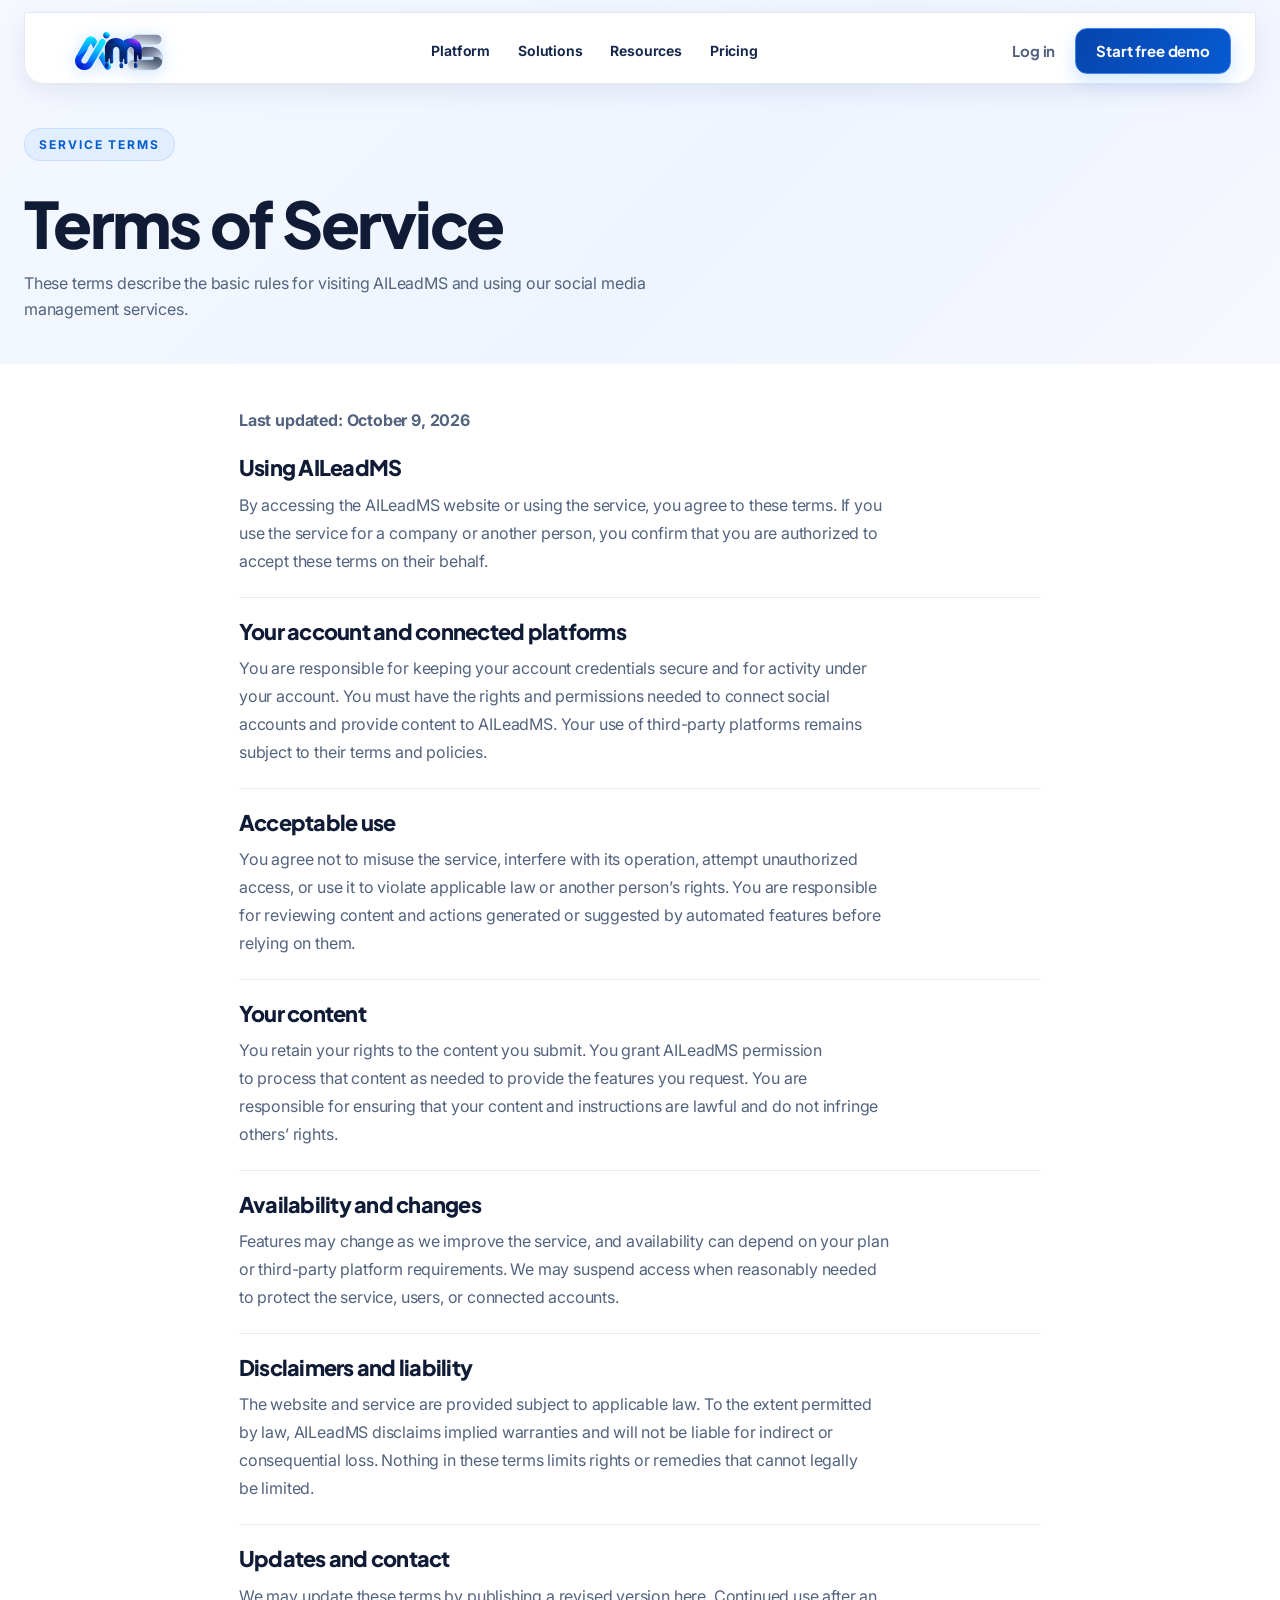
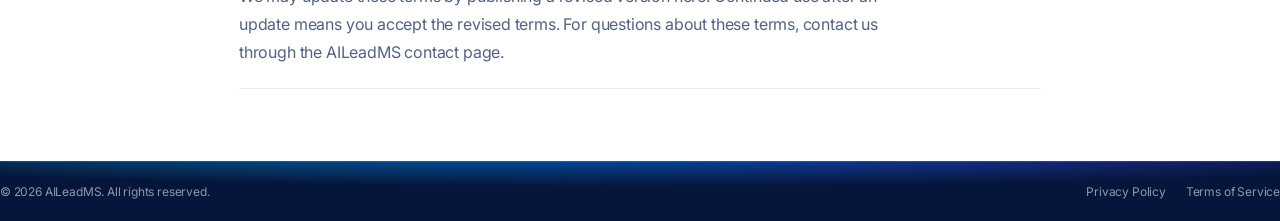
<file: terms-of-service.html>
<!DOCTYPE html>
<html lang="en">
<head>
    <meta charset="UTF-8">
    <meta name="viewport" content="width=device-width, initial-scale=1.0">
    <title>Terms of Service — AILeadMS</title>
    <meta name="description" content="Read the terms that apply when visiting AILeadMS or using its social media management services.">
    <link rel="canonical" href="https://aileadms.com/terms-of-service">
    <link rel="preconnect" href="https://fonts.googleapis.com">
    <link href="https://fonts.googleapis.com/css2?family=Inter:wght@400;500;600;700;800&family=Plus+Jakarta+Sans:wght@600;700;800&display=swap" rel="stylesheet">
    <link rel="stylesheet" href="css/variables.css">
    <link rel="stylesheet" href="css/base.css">
    <link rel="stylesheet" href="css/components.css">
    <link rel="stylesheet" href="css/navbar.css">
    <link rel="stylesheet" href="css/sections.css">
    <link rel="stylesheet" href="css/responsive.css">
    <link rel="stylesheet" href="css/refresh.css">
    <link rel="stylesheet" href="css/brand-polish.css">
    <link rel="stylesheet" href="css/mobile.css">
    <style>
        .legal-hero { padding: calc(var(--navbar-height) + 56px) 0 42px; background: linear-gradient(135deg,#f5f8ff,#eef5ff 55%,#f7f7ff); }
        .legal-hero h1 { margin: 12px 0; font-size: clamp(2.3rem,5vw,4rem); }
        .legal-hero p { max-width: 680px; color: #53637e; }
        .legal-content { max-width: 850px; padding-top: 42px; padding-bottom: 72px; }
        .legal-content section { padding: 22px 0; border-bottom: 1px solid #e5ebf4; }
        .legal-content h2 { margin-bottom: 10px; font-size: 1.35rem; }
        .legal-content p,.legal-content li { color: #53637e; line-height: 1.75; }
        .legal-content ul { padding-left: 22px; }
        @media(max-width:768px) {
            .legal-hero { padding-top: calc(var(--navbar-height) + 24px); padding-bottom: 26px; }
            .legal-content { padding-top: 18px; padding-bottom: 36px; }
            .legal-content > p { margin: 0 0 8px; font-size: .82rem; }
            .legal-content section { padding: 12px 0; }
            .legal-content h2 { margin-bottom: 5px; font-size: 1.08rem; }
            .legal-content p,.legal-content li { font-size: .86rem; line-height: 1.5; }
        }
    </style>
    <link rel="icon" type="image/png" href="assets/logo/aileadms-logo.png">
</head>
<body>
    <header class="navbar" id="navbar"><div class="container navbar__inner">
        <a href="index.html" class="navbar__logo" aria-label="AILeadMS Home"><img src="assets/logo/aileadms-logo.png" alt="AILeadMS" width="150" height="70"></a>
        <nav class="navbar__nav" aria-label="Main navigation"><ul class="navbar__menu">
            <li class="navbar__item"><a href="platform.html" class="navbar__link">Platform</a></li>
            <li class="navbar__item"><a href="solutions.html" class="navbar__link">Solutions</a></li>
            <li class="navbar__item"><a href="resources.html" class="navbar__link">Resources</a></li>
            <li class="navbar__item"><a href="pricing.html" class="navbar__link">Pricing</a></li>
        </ul></nav>
        <div class="navbar__actions"><a href="demo.html" class="btn btn--ghost">Log in</a><a href="demo.html" class="btn btn--primary nav-demo-trigger">Start free demo</a><button class="mobile-menu-btn" id="mobileMenuBtn" aria-label="Open menu" aria-expanded="false"><span></span><span></span><span></span></button></div>
    </div></header>
    <div class="mobile-menu" id="mobileMenu" aria-hidden="true"><div class="mobile-menu__inner"><nav aria-label="Mobile navigation"><ul class="mobile-menu__list">
        <li><a href="platform.html" class="mobile-menu__link">Platform</a></li><li><a href="solutions.html" class="mobile-menu__link">Solutions</a></li><li><a href="resources.html" class="mobile-menu__link">Resources</a></li><li><a href="pricing.html" class="mobile-menu__link">Pricing</a></li>
    </ul></nav><a href="demo.html" class="btn btn--primary btn--large mobile-menu__cta">Start free demo</a></div></div>
    <main id="main-content">
        <section class="legal-hero"><div class="container"><span class="section-label">SERVICE TERMS</span><h1>Terms of Service</h1><p>These terms describe the basic rules for visiting AILeadMS and using our social media management services.</p></div></section>
        <article class="container legal-content">
            <p><strong>Last updated: October 9, 2026</strong></p>
            <section><h2>Using AILeadMS</h2><p>By accessing the AILeadMS website or using the service, you agree to these terms. If you use the service for a company or another person, you confirm that you are authorized to accept these terms on their behalf.</p></section>
            <section><h2>Your account and connected platforms</h2><p>You are responsible for keeping your account credentials secure and for activity under your account. You must have the rights and permissions needed to connect social accounts and provide content to AILeadMS. Your use of third-party platforms remains subject to their terms and policies.</p></section>
            <section><h2>Acceptable use</h2><p>You agree not to misuse the service, interfere with its operation, attempt unauthorized access, or use it to violate applicable law or another person’s rights. You are responsible for reviewing content and actions generated or suggested by automated features before relying on them.</p></section>
            <section><h2>Your content</h2><p>You retain your rights to the content you submit. You grant AILeadMS permission to process that content as needed to provide the features you request. You are responsible for ensuring that your content and instructions are lawful and do not infringe others’ rights.</p></section>
            <section><h2>Availability and changes</h2><p>Features may change as we improve the service, and availability can depend on your plan or third-party platform requirements. We may suspend access when reasonably needed to protect the service, users, or connected accounts.</p></section>
            <section><h2>Disclaimers and liability</h2><p>The website and service are provided subject to applicable law. To the extent permitted by law, AILeadMS disclaims implied warranties and will not be liable for indirect or consequential loss. Nothing in these terms limits rights or remedies that cannot legally be limited.</p></section>
            <section><h2>Updates and contact</h2><p>We may update these terms by publishing a revised version here. Continued use after an update means you accept the revised terms. For questions about these terms, contact us through the <a href="demo.html">AILeadMS contact page</a>.</p></section>
        </article>
    </main>
    <footer class="footer"><div class="footer__bottom"><div class="container footer__bottom-inner"><p>&copy; 2026 AILeadMS. All rights reserved.</p><div class="footer__legal"><a href="privacy-policy.html">Privacy Policy</a><a href="terms-of-service.html">Terms of Service</a></div></div></div></footer>
    <script src="js/navigation.js"></script>
</body>
</html>
</file>
<file: css/variables.css>
/* css/variables.css */
:root {
    /* Brand Colors - derived from logo */
    --brand-cyan: #00D9FF;
    --brand-blue: #087BFF;
    --brand-navy: #062B78;
    --brand-purple: #6A32FF;
    --brand-silver: #DCE3EA;
    --brand-deep: #071A48;
    
    /* Semantic Colors */
    --color-success: #10B981;
    --color-warning: #F59E0B;
    --color-danger: #EF4444;
    --color-hot: #EF4444;
    --color-warm: #F59E0B;
    --color-cold: #6B7280;
    
    /* Light Mode */
    --bg-primary: #FFFFFF;
    --bg-secondary: #F7FAFC;
    --bg-tertiary: #EDF2F7;
    --bg-card: #FFFFFF;
    --bg-elevated: #FFFFFF;
    --bg-glass: rgba(255, 255, 255, 0.8);
    
    --text-primary: #07111F;
    --text-secondary: #475569;
    --text-tertiary: #94A3B8;
    --text-inverse: #FFFFFF;
    
    --border-light: #E2E8F0;
    --border-medium: #CBD5E1;
    --border-focus: var(--brand-blue);
    
    --shadow-sm: 0 1px 2px rgba(15, 23, 42, 0.05);
    --shadow-md: 0 4px 12px -3px rgba(15, 23, 42, 0.08), 0 2px 4px -2px rgba(15, 23, 42, 0.04);
    --shadow-lg: 0 18px 40px -20px rgba(15, 23, 42, 0.22), 0 6px 14px -10px rgba(15, 23, 42, 0.12);
    --shadow-xl: 0 30px 60px -28px rgba(15, 23, 42, 0.3), 0 12px 24px -18px rgba(15, 23, 42, 0.16);
    --shadow-glow: 0 0 30px rgba(8, 123, 255, 0.15);
    
    /* Typography */
    --font-family: 'Inter', -apple-system, BlinkMacSystemFont, 'Segoe UI', Roboto, sans-serif;
    --font-display: 'Plus Jakarta Sans', 'Inter', -apple-system, BlinkMacSystemFont, 'Segoe UI', sans-serif;
    --font-mono: 'SF Mono', 'Fira Code', monospace;
    
    --text-xs: 0.75rem;
    --text-sm: 0.875rem;
    --text-base: 1.0625rem;
    --text-lg: 1.125rem;
    --text-xl: 1.25rem;
    --text-2xl: 1.5rem;
    --text-3xl: 1.875rem;
    --text-4xl: 2.25rem;
    --text-5xl: 3rem;
    --text-6xl: 3.75rem;
    --text-7xl: 4.5rem;
    --text-display: 4.25rem;
    
    /* Spacing */
    --space-1: 0.25rem;
    --space-2: 0.5rem;
    --space-3: 0.75rem;
    --space-4: 1rem;
    --space-5: 1.25rem;
    --space-6: 1.5rem;
    --space-8: 2rem;
    --space-10: 2.5rem;
    --space-12: 3rem;
    --space-16: 4rem;
    --space-20: 5rem;
    --space-24: 6rem;
    
    /* Layout */
    --container-max: 1280px;
    --container-padding: 1.5rem;
    --navbar-height: 72px;
    --radius-sm: 8px;
    --radius-md: 12px;
    --radius-lg: 18px;
    --radius-xl: 26px;
    --radius-2xl: 34px;
    --radius-full: 9999px;
    
    /* Transitions */
    --transition-fast: 150ms cubic-bezier(0.4, 0, 0.2, 1);
    --transition-base: 250ms cubic-bezier(0.4, 0, 0.2, 1);
    --transition-slow: 400ms cubic-bezier(0.4, 0, 0.2, 1);
    
    /* Z-index */
    --z-navbar: 1000;
    --z-mobile-menu: 999;
    --z-modal: 1100;
}

/* Dark Mode */
[data-theme="dark"] {
    --bg-primary: #060B14;
    --bg-secondary: #0B1221;
    --bg-tertiary: #111B2E;
    --bg-card: #0E1628;
    --bg-elevated: #162136;
    --bg-glass: rgba(11, 18, 33, 0.85);
    
    --text-primary: #F1F5F9;
    --text-secondary: #94A3B8;
    --text-tertiary: #64748B;
    --text-inverse: #07111F;
    
    --border-light: #1E293B;
    --border-medium: #334155;
    
    --shadow-sm: 0 1px 2px rgba(0, 0, 0, 0.3);
    --shadow-md: 0 4px 6px -1px rgba(0, 0, 0, 0.4);
    --shadow-lg: 0 10px 15px -3px rgba(0, 0, 0, 0.5);
    --shadow-xl: 0 20px 25px -5px rgba(0, 0, 0, 0.6);
    --shadow-glow: 0 0 40px rgba(0, 217, 255, 0.1);
}
</file>
<file: css/base.css>
/* css/base.css */
*, *::before, *::after {
    box-sizing: border-box;
    margin: 0;
    padding: 0;
}

html {
    scroll-behavior: smooth;
    -webkit-text-size-adjust: 100%;
}

body {
    font-family: var(--font-family);
    font-size: var(--text-base);
    line-height: 1.65;
    letter-spacing: -0.011em;
    text-rendering: optimizeLegibility;
    color: var(--text-primary);
    background-color: var(--bg-primary);
    -webkit-font-smoothing: antialiased;
    -moz-osx-font-smoothing: grayscale;
    transition: background-color var(--transition-slow), color var(--transition-slow);
    overflow-x: hidden;
}

img, svg {
    display: block;
    max-width: 100%;
}

a {
    color: inherit;
    text-decoration: none;
}

button {
    font-family: inherit;
    cursor: pointer;
    border: none;
    background: none;
    color: inherit;
}

ul, ol {
    list-style: none;
}

h1, h2, h3, h4, h5, h6 {
    font-family: var(--font-display);
    line-height: 1.08;
    font-weight: 800;
    letter-spacing: -0.03em;
    text-wrap: balance;
    color: var(--text-primary);
}

h1 { font-size: clamp(2.5rem, 5.4vw, var(--text-display)); letter-spacing: -0.038em; }
h2 { font-size: clamp(2rem, 3.9vw, 3.25rem); letter-spacing: -0.033em; }
h3 { font-size: clamp(1.3rem, 2.2vw, 1.75rem); font-weight: 700; letter-spacing: -0.02em; }
h4 { font-size: 1.125rem; font-weight: 700; letter-spacing: -0.015em; }

p {
    color: var(--text-secondary);
    max-width: 65ch;
    text-wrap: pretty;
}

::selection {
    background: var(--brand-blue);
    color: white;
}

/* Skip Link */
.skip-link {
    position: absolute;
    top: -100%;
    left: var(--space-4);
    z-index: 9999;
    padding: var(--space-3) var(--space-6);
    background: var(--brand-blue);
    color: white;
    border-radius: var(--radius-md);
    font-weight: 600;
    transition: top var(--transition-fast);
}
.skip-link:focus {
    top: var(--space-4);
}

/* Container */
.container {
    width: 100%;
    max-width: var(--container-max);
    margin: 0 auto;
    padding: 0 var(--container-padding);
}

/* Section */
.section {
    padding: var(--space-24) 0;
    position: relative;
}

.section-header {
    text-align: center;
    max-width: 720px;
    margin: 0 auto var(--space-16);
}

.section-label {
    display: inline-block;
    font-size: 0.75rem;
    font-weight: 700;
    letter-spacing: 0.16em;
    text-transform: uppercase;
    color: var(--brand-blue);
    margin-bottom: var(--space-4);
    font-family: var(--font-family);
}

.section-subtitle {
    font-size: 1.125rem;
    line-height: 1.6;
    color: var(--text-secondary);
    margin-top: var(--space-4);
    margin-left: auto;
    margin-right: auto;
}

/* Text Gradient */
.text-gradient {
    background: linear-gradient(135deg, var(--brand-cyan), var(--brand-blue), var(--brand-purple));
    -webkit-background-clip: text;
    -webkit-text-fill-color: transparent;
    background-clip: text;
}

/* Focus States */
:focus-visible {
    outline: 2px solid var(--brand-blue);
    outline-offset: 2px;
    border-radius: var(--radius-sm);
}

/* Scrollbar */
::-webkit-scrollbar {
    width: 8px;
    height: 8px;
}
::-webkit-scrollbar-track {
    background: var(--bg-secondary);
}
::-webkit-scrollbar-thumb {
    background: var(--border-medium);
    border-radius: var(--radius-full);
}
::-webkit-scrollbar-thumb:hover {
    background: var(--text-tertiary);
}

/* Reduced Motion */
@media (prefers-reduced-motion: reduce) {
    *, *::before, *::after {
        animation-duration: 0.01ms !important;
        animation-iteration-count: 1 !important;
        transition-duration: 0.01ms !important;
        scroll-behavior: auto !important;
    }
    .reveal {
        opacity: 1 !important;
        transform: none !important;
    }
}
</file>
<file: css/components.css>
/* css/components.css */
/* Buttons */
.btn {
    display: inline-flex;
    align-items: center;
    justify-content: center;
    gap: var(--space-2);
    font-family: var(--font-display);
    font-size: 0.9375rem;
    font-weight: 700;
    letter-spacing: -0.01em;
    padding: 0.7rem 1.35rem;
    border-radius: var(--radius-md);
    transition: all var(--transition-base);
    white-space: nowrap;
    line-height: 1.35;
    position: relative;
    overflow: hidden;
}

.btn--primary {
    background: linear-gradient(135deg, var(--brand-cyan), var(--brand-blue));
    color: white;
    box-shadow: 0 8px 20px -10px rgba(8, 123, 255, 0.75), inset 0 1px 0 rgba(255, 255, 255, 0.35);
}
.btn--primary:hover {
    transform: translateY(-2px);
    box-shadow: 0 14px 30px -12px rgba(8, 123, 255, 0.8), inset 0 1px 0 rgba(255, 255, 255, 0.4);
}
.btn--primary:active {
    transform: translateY(0);
}

.btn--outline {
    background: var(--bg-glass);
    color: var(--text-primary);
    border: 1px solid var(--border-medium);
    backdrop-filter: blur(8px);
}
.btn--outline:hover {
    border-color: var(--brand-blue);
    color: var(--brand-blue);
    background: rgba(8, 123, 255, 0.06);
    transform: translateY(-2px);
    box-shadow: var(--shadow-md);
}

.btn--ghost {
    background: transparent;
    color: var(--text-secondary);
    padding: 0.5rem 0.75rem;
}
.btn--ghost:hover {
    color: var(--text-primary);
    background: var(--bg-tertiary);
}

.btn--large {
    padding: 0.9rem 1.9rem;
    font-size: 1rem;
    border-radius: 14px;
}

.btn__arrow {
    transition: transform var(--transition-base);
    display: inline-block;
}
.btn:hover .btn__arrow {
    transform: translateX(4px);
}

/* Badges */
.badge {
    display: inline-flex;
    align-items: center;
    gap: var(--space-1);
    font-size: var(--text-xs);
    font-weight: 600;
    padding: 0.25rem 0.625rem;
    border-radius: var(--radius-full);
    line-height: 1.4;
}
.badge--hot { background: rgba(239, 68, 68, 0.15); color: var(--color-hot); }
.badge--warm { background: rgba(245, 158, 11, 0.15); color: var(--color-warm); }
.badge--cold { background: rgba(107, 114, 128, 0.15); color: var(--color-cold); }
.badge--qualified { background: rgba(16, 185, 129, 0.15); color: var(--color-success); }

/* Tags */
.tag {
    font-size: var(--text-xs);
    font-weight: 600;
    padding: 0.15rem 0.5rem;
    border-radius: var(--radius-sm);
}
.tag--high { background: rgba(239, 68, 68, 0.12); color: var(--color-hot); }
.tag--positive { background: rgba(16, 185, 129, 0.12); color: var(--color-success); }

/* Cards */
.card {
    background: var(--bg-card);
    border: 1px solid var(--border-light);
    border-radius: var(--radius-lg);
    padding: var(--space-6);
    transition: all var(--transition-base);
}
.card:hover {
    border-color: var(--brand-blue);
    box-shadow: var(--shadow-lg), var(--shadow-glow);
    transform: translateY(-4px);
}

/* Avatar */
.avatar {
    width: 32px;
    height: 32px;
    border-radius: var(--radius-full);
    display: inline-flex;
    align-items: center;
    justify-content: center;
    font-size: var(--text-xs);
    font-weight: 700;
    color: white;
    border: 2px solid var(--bg-card);
}
.avatar-row {
    display: flex;
    align-items: center;
}
.avatar-row .avatar { margin-right: -8px; }
.avatar-more {
    width: 32px;
    height: 32px;
    border-radius: var(--radius-full);
    background: var(--bg-tertiary);
    color: var(--text-secondary);
    display: inline-flex;
    align-items: center;
    justify-content: center;
    font-size: var(--text-xs);
    font-weight: 600;
    border: 2px solid var(--bg-card);
    margin-left: -8px;
}

/* Dashboard Mockup (reusable) */
.dashboard-mockup {
    background: var(--bg-card);
    border: 1px solid var(--border-light);
    border-radius: var(--radius-xl);
    overflow: hidden;
    box-shadow: var(--shadow-xl);
    font-size: var(--text-xs);
    transition: all var(--transition-slow);
}
.dashboard-mockup__header {
    display: flex;
    align-items: center;
    padding: var(--space-3) var(--space-4);
    background: var(--bg-secondary);
    border-bottom: 1px solid var(--border-light);
    gap: var(--space-3);
}
.mockup__dots { display: flex; gap: 6px; }
.mockup__dots span {
    width: 10px; height: 10px; border-radius: 50%;
    background: var(--border-medium);
}
.mockup__dots span:nth-child(1) { background: #FF5F57; }
.mockup__dots span:nth-child(2) { background: #FFBD2E; }
.mockup__dots span:nth-child(3) { background: #28CA42; }
.mockup__title {
    font-weight: 600;
    font-size: var(--text-xs);
    color: var(--text-secondary);
    flex: 1;
    text-align: center;
}
.mockup__actions { display: flex; gap: 6px; }
.mockup__actions span {
    width: 14px; height: 14px; border-radius: 3px;
    background: var(--border-light);
}
.dashboard-mockup__body {
    display: flex;
    min-height: 280px;
}
.mockup__sidebar {
    width: 150px;
    padding: var(--space-3);
    border-right: 1px solid var(--border-light);
    background: var(--bg-secondary);
    flex-shrink: 0;
}
.mockup__nav-item {
    display: flex;
    align-items: center;
    gap: var(--space-2);
    padding: var(--space-2) var(--space-3);
    border-radius: var(--radius-sm);
    color: var(--text-tertiary);
    font-weight: 500;
    margin-bottom: var(--space-1);
    transition: all var(--transition-fast);
}
.mockup__nav-item.active {
    background: var(--bg-card);
    color: var(--text-primary);
    box-shadow: var(--shadow-sm);
}
.nav-icon { font-size: 14px; }
.mockup__main {
    flex: 1;
    display: flex;
    overflow: hidden;
}
.mockup__lead-list {
    width: 200px;
    border-right: 1px solid var(--border-light);
    overflow-y: auto;
    flex-shrink: 0;
}
.mockup__lead-item {
    display: flex;
    align-items: center;
    gap: var(--space-2);
    padding: var(--space-3);
    border-bottom: 1px solid var(--border-light);
    cursor: pointer;
    transition: background var(--transition-fast);
}
.mockup__lead-item:hover { background: var(--bg-secondary); }
.mockup__lead-item.active { background: rgba(8, 123, 255, 0.05); border-left: 3px solid var(--brand-blue); }
.lead-avatar {
    width: 32px; height: 32px;
    border-radius: var(--radius-full);
    display: flex; align-items: center; justify-content: center;
    font-size: 10px; font-weight: 700; color: white;
    flex-shrink: 0;
}
.lead-avatar.large { width: 40px; height: 40px; font-size: 12px; }
.lead-info { flex: 1; min-width: 0; }
.lead-info strong {
    display: block;
    font-size: var(--text-xs);
    white-space: nowrap; overflow: hidden; text-overflow: ellipsis;
}
.lead-info small {
    font-size: 10px; color: var(--text-tertiary);
    white-space: nowrap; overflow: hidden; text-overflow: ellipsis;
    display: block;
}
.lead-score .score {
    font-weight: 700; font-size: var(--text-sm);
    color: var(--color-success);
}
.score--warm { color: var(--color-warm); }
.score--cold { color: var(--color-cold); }
.mockup__detail {
    flex: 1;
    padding: var(--space-3);
    display: flex;
    flex-direction: column;
    gap: var(--space-3);
    overflow-y: auto;
}
.detail-header {
    display: flex;
    align-items: center;
    gap: var(--space-2);
}
.detail-header strong { font-size: var(--text-sm); display: block; }
.detail-header small { font-size: 10px; color: var(--text-tertiary); }
.detail-header .badge { margin-left: auto; font-size: 9px; }
.detail-conversation {
    display: flex;
    flex-direction: column;
    gap: var(--space-2);
}
.message {
    padding: var(--space-2) var(--space-3);
    border-radius: var(--radius-md);
    font-size: 11px;
    max-width: 85%;
    line-height: 1.4;
}
.message.customer {
    background: var(--bg-secondary);
    color: var(--text-secondary);
    align-self: flex-start;
    border-bottom-left-radius: 3px;
}
.message.ai {
    background: linear-gradient(135deg, rgba(0, 217, 255, 0.1), rgba(8, 123, 255, 0.1));
    color: var(--text-primary);
    align-self: flex-end;
    border-bottom-right-radius: 3px;
    border: 1px solid rgba(8, 123, 255, 0.15);
}
.detail-ai-card {
    background: linear-gradient(135deg, rgba(106, 50, 255, 0.06), rgba(8, 123, 255, 0.06));
    border: 1px solid rgba(106, 50, 255, 0.12);
    border-radius: var(--radius-md);
    padding: var(--space-3);
    margin-top: auto;
}
.ai-card__header {
    display: flex;
    align-items: center;
    gap: var(--space-2);
    font-size: var(--text-xs);
    margin-bottom: var(--space-2);
}
.ai-card__body { display: flex; flex-direction: column; gap: 4px; }
.ai-metric {
    display: flex;
    justify-content: space-between;
    font-size: 10px;
    color: var(--text-secondary);
}
.metric--high { color: var(--color-hot); font-weight: 700; }
.metric--score { color: var(--brand-blue); font-weight: 700; }
.metric--action { color: var(--color-success); font-weight: 600; }

/* Floating Cards */
.floating-card {
    position: absolute;
    background: var(--bg-card);
    border: 1px solid var(--border-light);
    border-radius: var(--radius-lg);
    padding: var(--space-3) var(--space-4);
    box-shadow: var(--shadow-xl);
    font-size: var(--text-xs);
    z-index: 10;
    backdrop-filter: blur(10px);
    animation: float 6s ease-in-out infinite;
}
.floating-card--1 { top: 10%; right: -8%; animation-delay: 0s; }
.floating-card--2 { bottom: 20%; left: -10%; animation-delay: 2s; }
.floating-card--3 { bottom: 5%; right: -5%; animation-delay: 4s; }
.fc-header {
    display: flex;
    align-items: center;
    gap: var(--space-2);
    font-weight: 700;
    font-size: 10px;
    letter-spacing: 0.05em;
    text-transform: uppercase;
    color: var(--text-tertiary);
    margin-bottom: var(--space-2);
}
.fc-dot { width: 8px; height: 8px; border-radius: 50%; }
.fc-dot.hot { background: var(--color-hot); box-shadow: 0 0 8px var(--color-hot); }
.fc-dot.insta { background: #E4405F; }
.fc-dot.ai { background: var(--brand-purple); box-shadow: 0 0 8px var(--brand-purple); }
.fc-body strong { display: block; font-size: var(--text-sm); margin-bottom: 2px; }
.fc-body small { color: var(--text-tertiary); font-size: 10px; }
.fc-score { font-size: 11px; color: var(--text-secondary); margin-bottom: var(--space-1); }
.fc-score span { font-weight: 700; color: var(--brand-blue); }

/* Feature Card Mini UIs */
.mini-ui {
    background: var(--bg-secondary);
    border-radius: var(--radius-md);
    padding: var(--space-3);
    margin: var(--space-4) 0;
    font-size: 11px;
}
.mini-ui__row {
    display: flex;
    justify-content: space-between;
    align-items: center;
    padding: var(--space-1) 0;
}
.dot {
    width: 8px; height: 8px; border-radius: 50%; display: inline-block;
    margin-right: var(--space-1);
}
.dot.insta { background: #E4405F; }
.dot.fb { background: #1877F2; }
.dot.yt { background: #FF0000; }
.score-bar {
    height: 6px;
    background: var(--border-light);
    border-radius: var(--radius-full);
    overflow: hidden;
    margin-bottom: var(--space-2);
}
.score-bar span {
    display: block;
    height: 100%;
    background: linear-gradient(90deg, var(--brand-cyan), var(--brand-blue));
    border-radius: var(--radius-full);
    transition: width 1s ease;
}
.workflow-mini {
    display: flex;
    align-items: center;
    gap: var(--space-1);
    font-size: 10px;
}
.wf-node {
    background: var(--bg-card);
    border: 1px solid var(--border-light);
    padding: 4px 8px;
    border-radius: var(--radius-sm);
    font-weight: 600;
    white-space: nowrap;
}
.wf-arrow { color: var(--brand-blue); font-weight: 700; }
.chart-mini {
    display: flex;
    align-items: flex-end;
    gap: 4px;
    height: 40px;
    padding-top: var(--space-2);
}
.chart-mini span {
    flex: 1;
    background: linear-gradient(180deg, var(--brand-cyan), var(--brand-blue));
    border-radius: 3px 3px 0 0;
    min-height: 8px;
    transition: height 0.8s ease;
}

/* Integration Platform Cards */
.platform-card {
    background: var(--bg-card);
    border: 1px solid var(--border-light);
    border-radius: var(--radius-lg);
    padding: var(--space-4);
    display: flex;
    flex-direction: column;
    align-items: center;
    gap: var(--space-2);
    text-align: center;
    transition: all var(--transition-base);
    position: relative;
}
.platform-card:hover {
    border-color: var(--brand-blue);
    transform: translateY(-4px);
    box-shadow: var(--shadow-lg);
}
.platform-card.coming-soon { opacity: 0.6; }
.platform-card.coming-soon:hover { opacity: 1; }
.platform-logo { font-size: 28px; }
.platform-card strong { font-size: var(--text-sm); }
.platform-status {
    font-size: 10px;
    font-weight: 600;
    padding: 2px 8px;
    border-radius: var(--radius-full);
}
.platform-status.connected { background: rgba(16, 185, 129, 0.12); color: var(--color-success); }
.platform-status.soon { background: rgba(107, 114, 128, 0.12); color: var(--color-cold); }

/* Timeline */
.timeline {
    position: relative;
    max-width: 640px;
    margin: 0 auto;
    padding-left: var(--space-10);
}
.timeline__line {
    position: absolute;
    left: 19px;
    top: 0;
    bottom: 0;
    width: 2px;
    background: linear-gradient(180deg, var(--brand-cyan), var(--brand-blue), var(--brand-purple));
    opacity: 0.3;
}
.timeline__step {
    position: relative;
    padding-bottom: var(--space-10);
    padding-left: var(--space-8);
}
.timeline__step:last-child { padding-bottom: 0; }
.timeline__marker {
    position: absolute;
    left: -22px;
    top: 0;
    width: 36px;
    height: 36px;
    border-radius: 50%;
    background: linear-gradient(135deg, var(--brand-cyan), var(--brand-blue));
    color: white;
    display: flex;
    align-items: center;
    justify-content: center;
    font-size: var(--text-xs);
    font-weight: 800;
    box-shadow: 0 0 0 4px var(--bg-primary), 0 0 0 6px rgba(8, 123, 255, 0.15);
    z-index: 2;
}
.timeline__content h3 { margin-bottom: var(--space-2); }
.timeline__content p { font-size: var(--text-sm); }
/* ============================================================
   MISC POLISH
   ============================================================ */

/* Active nav link (set by js/main.js) */
.navbar__link.active {
    color: var(--brand-blue);
    background: rgba(8, 123, 255, 0.08);
}
.dropdown__link.active {
    background: rgba(8, 123, 255, 0.08);
}
.mobile-menu__link.active { color: var(--brand-blue); }

/* AI card icon */
.ai-icon { font-size: 14px; }
.ai-card__header .ai-icon {
    width: 22px;
    height: 22px;
    border-radius: 6px;
    display: inline-flex;
    align-items: center;
    justify-content: center;
    background: rgba(106, 50, 255, 0.12);
    font-size: 12px;
}

/* Score tag */
.tag--hot { background: rgba(239, 68, 68, 0.14); color: var(--color-hot); }

/* Platform logos */
.platform-logo {
    width: 48px;
    height: 48px;
    border-radius: 14px;
    display: flex;
    align-items: center;
    justify-content: center;
    font-size: 22px;
    background: var(--bg-secondary);
    border: 1px solid var(--border-light);
    transition: transform var(--transition-base);
}
.platform-card:hover .platform-logo { transform: scale(1.08) rotate(-4deg); }
.platform-logo.insta-logo { background: linear-gradient(135deg, #FEDA75, #FA7E1E 35%, #D62976 70%, #962FBF); color: #fff; border: none; }
.platform-logo.fb-logo { background: linear-gradient(135deg, #1877F2, #0C5DC7); color: #fff; border: none; }
.platform-logo.yt-logo { background: linear-gradient(135deg, #FF4E45, #C4302B); color: #fff; border: none; }

/* Scatter visual glyphs */
.scatter-item.msg { background: rgba(8, 123, 255, 0.1); }
.scatter-item.mail { background: rgba(106, 50, 255, 0.1); }

/* Dark mode logo legibility */
[data-theme="dark"] .navbar__logo img {
    filter: drop-shadow(0 0 12px rgba(0, 217, 255, 0.35)) drop-shadow(0 2px 10px rgba(0, 0, 0, 0.6));
}

/* Subtle section label pill */
.section-label {
    padding: 6px 14px;
    border-radius: var(--radius-full);
    background: rgba(8, 123, 255, 0.07);
    border: 1px solid rgba(8, 123, 255, 0.14);
}

/* Card hover glow for problem cards (accent) */
.problem-card:nth-child(2):hover { border-color: rgba(245, 158, 11, 0.4); }
.problem-card:nth-child(3):hover { border-color: rgba(16, 185, 129, 0.4); }

/* Focus ring inside buttons */
.btn:focus-visible { outline-offset: 3px; }

/* ============================================================
   SVG ICON SYSTEM
   ============================================================ */
.svg-sprite {
    position: absolute;
    width: 0;
    height: 0;
    overflow: hidden;
    pointer-events: none;
}
.ico {
    display: inline-block;
    width: 1.15em;
    height: 1.15em;
    vertical-align: -0.2em;
    fill: none;
    stroke: currentColor;
    stroke-width: 2;
    stroke-linecap: round;
    stroke-linejoin: round;
    flex-shrink: 0;
}
.ico--brand { stroke-width: 1.7; }

.dropdown__icon .ico { width: 20px; height: 20px; }
.feature-card__icon .ico { width: 24px; height: 24px; }
.nav-icon .ico { width: 16px; height: 16px; }
.flow-icon .ico { width: 20px; height: 20px; }
.core-icon .ico { width: 32px; height: 32px; }
.ai-icon .ico { width: 15px; height: 15px; }
.scatter-item .ico { width: 19px; height: 19px; }
.ai-node .ico { width: 21px; height: 21px; }
.platform-logo .ico { width: 26px; height: 26px; }
.workflow__node .ico { width: 18px; height: 18px; }
.footer__social .ico { width: 18px; height: 18px; vertical-align: middle; }
.tour-tab .ico { width: 16px; height: 16px; }
</file>
<file: css/navbar.css>
/* css/navbar.css */
.navbar {
    position: fixed;
    top: 0;
    left: 0;
    right: 0;
    height: var(--navbar-height);
    z-index: var(--z-navbar);
    transition: all var(--transition-base);
    background: transparent;
    border-bottom: 1px solid transparent;
}
.navbar.scrolled {
    background: var(--bg-glass);
    backdrop-filter: blur(16px);
    -webkit-backdrop-filter: blur(16px);
    border-bottom-color: var(--border-light);
    box-shadow: var(--shadow-sm);
}
.navbar__inner {
    display: flex;
    align-items: center;
    justify-content: space-between;
    height: 100%;
    gap: var(--space-6);
}
.navbar__logo {
    display: flex;
    align-items: center;
    gap: var(--space-2);
    font-weight: 800;
    font-size: var(--text-lg);
    letter-spacing: -0.03em;
    flex-shrink: 0;
}
.logo-mark { display: flex; }
.logo-text {
    background: linear-gradient(135deg, var(--brand-cyan), var(--brand-blue), var(--brand-purple));
    -webkit-background-clip: text;
    -webkit-text-fill-color: transparent;
    background-clip: text;
}
.navbar__menu {
    display: flex;
    align-items: center;
    gap: var(--space-1);
}
.navbar__item { position: relative; }
.navbar__link {
    display: flex;
    align-items: center;
    gap: var(--space-1);
    padding: var(--space-2) var(--space-3);
    font-size: var(--text-sm);
    font-weight: 500;
    color: var(--text-secondary);
    border-radius: var(--radius-md);
    transition: all var(--transition-fast);
}
.navbar__link:hover {
    color: var(--text-primary);
    background: var(--bg-tertiary);
}
.navbar__link svg {
    transition: transform var(--transition-fast);
}
.navbar__item.has-dropdown:hover .navbar__link svg,
.navbar__item.has-dropdown:focus-within .navbar__link svg {
    transform: rotate(180deg);
}
.navbar__dropdown {
    position: absolute;
    top: calc(100% + 8px);
    left: 0;
    min-width: 280px;
    background: var(--bg-card);
    border: 1px solid var(--border-light);
    border-radius: var(--radius-lg);
    box-shadow: var(--shadow-xl);
    padding: var(--space-2);
    opacity: 0;
    visibility: hidden;
    transform: translateY(-8px);
    transition: all var(--transition-base);
    z-index: 100;
}
.navbar__item.has-dropdown:hover .navbar__dropdown,
.navbar__item.has-dropdown:focus-within .navbar__dropdown {
    opacity: 1;
    visibility: visible;
    transform: translateY(0);
}
.dropdown__link {
    display: flex;
    align-items: flex-start;
    gap: var(--space-3);
    padding: var(--space-3);
    border-radius: var(--radius-md);
    transition: background var(--transition-fast);
}
.dropdown__link:hover {
    background: var(--bg-secondary);
}
.dropdown__icon { font-size: 18px; flex-shrink: 0; margin-top: 2px; }
.dropdown__link strong { display: block; font-size: var(--text-sm); margin-bottom: 2px; }
.dropdown__link small { font-size: var(--text-xs); color: var(--text-tertiary); }
.navbar__actions {
    display: flex;
    align-items: center;
    gap: var(--space-2);
    flex-shrink: 0;
}
.theme-toggle {
    width: 38px;
    height: 38px;
    border-radius: var(--radius-md);
    display: flex;
    align-items: center;
    justify-content: center;
    color: var(--text-secondary);
    transition: all var(--transition-fast);
    border: 1px solid var(--border-light);
}
.theme-toggle:hover {
    color: var(--text-primary);
    background: var(--bg-tertiary);
    border-color: var(--border-medium);
}
.theme-toggle__sun { display: none; }
[data-theme="dark"] .theme-toggle__sun { display: block; }
[data-theme="dark"] .theme-toggle__moon { display: none; }
.mobile-menu-btn {
    display: none;
    flex-direction: column;
    gap: 5px;
    width: 38px;
    height: 38px;
    align-items: center;
    justify-content: center;
    border-radius: var(--radius-md);
    border: 1px solid var(--border-light);
}
.mobile-menu-btn span {
    display: block;
    width: 18px;
    height: 2px;
    background: var(--text-primary);
    border-radius: 2px;
    transition: all var(--transition-base);
}
.mobile-menu-btn[aria-expanded="true"] span:nth-child(1) {
    transform: rotate(45deg) translate(5px, 5px);
}
.mobile-menu-btn[aria-expanded="true"] span:nth-child(2) {
    opacity: 0;
}
.mobile-menu-btn[aria-expanded="true"] span:nth-child(3) {
    transform: rotate(-45deg) translate(5px, -5px);
}

/* Mobile Menu */
.mobile-menu {
    position: fixed;
    inset: 0;
    background: var(--bg-primary);
    z-index: var(--z-mobile-menu);
    padding-top: var(--navbar-height);
    opacity: 0;
    visibility: hidden;
    transition: all var(--transition-base);
    overflow-y: auto;
}
.mobile-menu.open {
    opacity: 1;
    visibility: visible;
}
.mobile-menu__inner {
    padding: var(--space-8) var(--container-padding);
    display: flex;
    flex-direction: column;
    min-height: calc(100vh - var(--navbar-height));
}
.mobile-menu__list {
    flex: 1;
    display: flex;
    flex-direction: column;
    gap: var(--space-2);
}
.mobile-menu__link {
    display: block;
    font-size: var(--text-2xl);
    font-weight: 700;
    padding: var(--space-4) 0;
    border-bottom: 1px solid var(--border-light);
    transition: color var(--transition-fast);
}
.mobile-menu__link:hover { color: var(--brand-blue); }
.mobile-menu__cta {
    margin-top: var(--space-8);
    width: 100%;
}
</file>
<file: css/hero.css>
/* css/hero.css */
.hero {
    position: relative;
    padding-top: calc(var(--navbar-height) + var(--space-16));
    padding-bottom: var(--space-16);
    overflow: hidden;
    min-height: 100vh;
    display: flex;
    flex-direction: column;
    justify-content: center;
}
.hero__bg-grid {
    position: absolute;
    inset: 0;
    background-image: 
        linear-gradient(rgba(8, 123, 255, 0.03) 1px, transparent 1px),
        linear-gradient(90deg, rgba(8, 123, 255, 0.03) 1px, transparent 1px);
    background-size: 60px 60px;
    mask-image: radial-gradient(ellipse 80% 60% at 50% 40%, black 30%, transparent 70%);
    -webkit-mask-image: radial-gradient(ellipse 80% 60% at 50% 40%, black 30%, transparent 70%);
    pointer-events: none;
}
.hero__orb {
    position: absolute;
    border-radius: 50%;
    filter: blur(100px);
    opacity: 0.25;
    pointer-events: none;
}
.hero__orb--1 {
    width: 500px; height: 500px;
    background: var(--brand-cyan);
    top: -10%; left: -10%;
    animation: orbFloat 20s ease-in-out infinite;
}
.hero__orb--2 {
    width: 400px; height: 400px;
    background: var(--brand-purple);
    top: 20%; right: -10%;
    animation: orbFloat 25s ease-in-out infinite reverse;
}
.hero__orb--3 {
    width: 350px; height: 350px;
    background: var(--brand-blue);
    bottom: -10%; left: 30%;
    animation: orbFloat 22s ease-in-out infinite 5s;
}
.hero__inner {
    display: grid;
    grid-template-columns: 1fr 1.1fr;
    gap: var(--space-12);
    align-items: center;
    position: relative;
    z-index: 2;
}
.hero__content { max-width: 560px; }
.hero__badge {
    display: inline-flex;
    align-items: center;
    gap: var(--space-2);
    font-size: var(--text-xs);
    font-weight: 700;
    letter-spacing: 0.08em;
    color: var(--brand-blue);
    background: rgba(8, 123, 255, 0.08);
    border: 1px solid rgba(8, 123, 255, 0.15);
    padding: var(--space-2) var(--space-4);
    border-radius: var(--radius-full);
    margin-bottom: var(--space-6);
}
.badge__dot {
    width: 6px; height: 6px;
    border-radius: 50%;
    background: var(--brand-cyan);
    animation: pulse 2s ease-in-out infinite;
}
.hero__title {
    margin-bottom: var(--space-6);
}
.hero__description {
    font-size: var(--text-lg);
    margin-bottom: var(--space-8);
    max-width: 520px;
}
.hero__actions {
    display: flex;
    gap: var(--space-4);
    flex-wrap: wrap;
    margin-bottom: var(--space-10);
}
.hero__trust {
    display: flex;
    align-items: center;
    gap: var(--space-4);
    flex-wrap: wrap;
    font-size: var(--text-xs);
    color: var(--text-tertiary);
}
.trust__logos {
    display: flex;
    gap: var(--space-4);
    align-items: center;
}
.trust__logo {
    font-weight: 700;
    font-size: var(--text-sm);
    color: var(--text-tertiary);
    opacity: 0.6;
    letter-spacing: -0.02em;
}
.hero__visual {
    position: relative;
    perspective: 1200px;
}
.hero__visual .dashboard-mockup {
    transform: rotateY(-4deg) rotateX(2deg);
    transition: transform var(--transition-slow);
}
.hero__visual:hover .dashboard-mockup {
    transform: rotateY(0deg) rotateX(0deg);
}

/* Hero Flow */
.hero-flow {
    display: flex;
    align-items: center;
    justify-content: center;
    gap: var(--space-3);
    margin-top: var(--space-20);
    padding: var(--space-6) var(--space-8);
    background: var(--bg-glass);
    backdrop-filter: blur(12px);
    border: 1px solid var(--border-light);
    border-radius: var(--radius-xl);
    flex-wrap: wrap;
    position: relative;
    z-index: 2;
}
.flow-step {
    display: flex;
    flex-direction: column;
    align-items: center;
    gap: var(--space-2);
    font-size: var(--text-xs);
    font-weight: 600;
    color: var(--text-secondary);
    text-align: center;
    min-width: 80px;
}
.flow-icon {
    width: 40px; height: 40px;
    border-radius: var(--radius-md);
    background: var(--bg-secondary);
    border: 1px solid var(--border-light);
    display: flex;
    align-items: center;
    justify-content: center;
    font-size: 18px;
    transition: all var(--transition-base);
}
.flow-step:hover .flow-icon {
    border-color: var(--brand-blue);
    box-shadow: var(--shadow-glow);
    transform: translateY(-3px);
}
.flow-arrow {
    color: var(--brand-blue);
    font-weight: 700;
    font-size: var(--text-lg);
    opacity: 0.5;
}

/* Animations */
@keyframes pulse {
    0%, 100% { opacity: 1; transform: scale(1); }
    50% { opacity: 0.5; transform: scale(1.3); }
}
@keyframes float {
    0%, 100% { transform: translateY(0); }
    50% { transform: translateY(-12px); }
}
@keyframes orbFloat {
    0%, 100% { transform: translate(0, 0) scale(1); }
    33% { transform: translate(30px, -30px) scale(1.05); }
    66% { transform: translate(-20px, 20px) scale(0.95); }
}
@keyframes dash {
    to { stroke-dashoffset: -20; }
}
.dash-path {
    animation: dash 1s linear infinite;
}
</file>
<file: css/sections.css>
/* Add to css/sections.css - Page Hero for inner pages */
.page-hero {
    padding-top: calc(var(--navbar-height) + var(--space-16));
    padding-bottom: var(--space-16);
    text-align: center;
    position: relative;
    overflow: hidden;
    background: var(--bg-secondary);
}
.page-hero__badge {
    display: inline-flex;
    align-items: center;
    gap: var(--space-2);
    font-size: var(--text-xs);
    font-weight: 700;
    letter-spacing: 0.08em;
    color: var(--brand-blue);
    background: rgba(8, 123, 255, 0.08);
    border: 1px solid rgba(8, 123, 255, 0.15);
    padding: var(--space-2) var(--space-4);
    border-radius: var(--radius-full);
    margin-bottom: var(--space-6);
}
.page-hero h1 { margin-bottom: var(--space-4); }
.page-hero p {
    font-size: var(--text-lg);
    max-width: 640px;
    margin: 0 auto var(--space-8);
}
.page-hero__actions {
    display: flex;
    gap: var(--space-4);
    justify-content: center;
    flex-wrap: wrap;
}

/* Lead Management Dashboard - Extended */
.lead-dashboard {
    max-width: 1000px;
    margin: 0 auto;
}
.lead-dashboard .dashboard-mockup__body {
    min-height: 400px;
}
.lead-dashboard .mockup__sidebar { width: 180px; }
.lead-dashboard .mockup__lead-list { width: 240px; }

/* AI Assistant Chat */
.chat-demo {
    max-width: 600px;
    margin: 0 auto;
    background: var(--bg-card);
    border: 1px solid var(--border-light);
    border-radius: var(--radius-xl);
    overflow: hidden;
    box-shadow: var(--shadow-xl);
}
.chat-demo__header {
    display: flex;
    align-items: center;
    gap: var(--space-3);
    padding: var(--space-4);
    background: var(--bg-secondary);
    border-bottom: 1px solid var(--border-light);
}
.chat-demo__avatar {
    width: 36px; height: 36px;
    border-radius: 50%;
    background: linear-gradient(135deg, var(--brand-cyan), var(--brand-blue));
    display: flex;
    align-items: center;
    justify-content: center;
    font-size: 16px;
}
.chat-demo__header strong { font-size: var(--text-sm); }
.chat-demo__header small { font-size: var(--text-xs); color: var(--text-tertiary); display: block; }
.chat-demo__body {
    padding: var(--space-6);
    display: flex;
    flex-direction: column;
    gap: var(--space-4);
    min-height: 320px;
}
.chat-bubble {
    max-width: 80%;
    padding: var(--space-3) var(--space-4);
    border-radius: var(--radius-lg);
    font-size: var(--text-sm);
    line-height: 1.5;
    animation: bubbleIn 0.4s ease;
}
@keyframes bubbleIn {
    from { opacity: 0; transform: translateY(10px); }
    to { opacity: 1; transform: translateY(0); }
}
.chat-bubble--customer {
    background: var(--bg-secondary);
    color: var(--text-primary);
    align-self: flex-start;
    border-bottom-left-radius: 4px;
}
.chat-bubble--ai {
    background: linear-gradient(135deg, rgba(0, 217, 255, 0.08), rgba(8, 123, 255, 0.08));
    border: 1px solid rgba(8, 123, 255, 0.12);
    color: var(--text-primary);
    align-self: flex-end;
    border-bottom-right-radius: 4px;
}
.chat-demo__result {
    padding: var(--space-4);
    background: var(--bg-secondary);
    border-top: 1px solid var(--border-light);
    display: grid;
    grid-template-columns: repeat(3, 1fr);
    gap: var(--space-4);
    text-align: center;
}
.chat-result__item span {
    display: block;
    font-size: var(--text-xs);
    color: var(--text-tertiary);
    margin-bottom: var(--space-1);
}
.chat-result__item strong {
    font-size: var(--text-lg);
    font-weight: 800;
}
.chat-result__item strong.high { color: var(--color-hot); }
.chat-result__item strong.qualified { color: var(--color-success); }
.chat-result__item strong.score { color: var(--brand-blue); }

/* Automation Workflow */
.workflow-builder {
    max-width: 800px;
    margin: 0 auto;
    background: var(--bg-card);
    border: 1px solid var(--border-light);
    border-radius: var(--radius-xl);
    padding: var(--space-8);
    box-shadow: var(--shadow-xl);
}
.workflow__step {
    display: flex;
    flex-direction: column;
    align-items: center;
    gap: var(--space-2);
}
.workflow__node {
    display: flex;
    align-items: center;
    gap: var(--space-3);
    background: var(--bg-secondary);
    border: 1.5px solid var(--border-light);
    border-radius: var(--radius-lg);
    padding: var(--space-4) var(--space-6);
    font-weight: 600;
    font-size: var(--text-sm);
    transition: all var(--transition-base);
    min-width: 220px;
}
.workflow__node:hover {
    border-color: var(--brand-blue);
    box-shadow: var(--shadow-glow);
}
.workflow__node--trigger { border-color: var(--brand-cyan); }
.workflow__node--action { border-color: var(--brand-blue); }
.workflow__node--success { border-color: var(--color-success); background: rgba(16, 185, 129, 0.04); }
.workflow__node--nurture { border-color: var(--color-warning); background: rgba(245, 158, 11, 0.04); }
.workflow__arrow {
    color: var(--brand-blue);
    font-size: var(--text-xl);
    font-weight: 700;
}
.workflow__branch {
    display: flex;
    gap: var(--space-8);
    align-items: flex-start;
    justify-content: center;
}
.workflow__branch-item {
    display: flex;
    flex-direction: column;
    align-items: center;
    gap: var(--space-2);
}
.workflow__label {
    font-size: var(--text-xs);
    font-weight: 700;
    padding: 2px 10px;
    border-radius: var(--radius-full);
}
.workflow__label--yes { background: rgba(16, 185, 129, 0.12); color: var(--color-success); }
.workflow__label--no { background: rgba(245, 158, 11, 0.12); color: var(--color-warning); }

/* Analytics Dashboard */
.analytics-grid {
    display: grid;
    grid-template-columns: repeat(4, 1fr);
    gap: var(--space-6);
    margin-bottom: var(--space-8);
}
.metric-card {
    background: var(--bg-card);
    border: 1px solid var(--border-light);
    border-radius: var(--radius-xl);
    padding: var(--space-6);
    text-align: center;
    transition: all var(--transition-base);
}
.metric-card:hover {
    border-color: var(--brand-blue);
    box-shadow: var(--shadow-lg);
    transform: translateY(-3px);
}
.metric-card__value {
    font-size: var(--text-4xl);
    font-weight: 800;
    background: linear-gradient(135deg, var(--brand-cyan), var(--brand-blue));
    -webkit-background-clip: text;
    -webkit-text-fill-color: transparent;
    background-clip: text;
    line-height: 1.1;
    margin-bottom: var(--space-2);
}
.metric-card__label {
    font-size: var(--text-sm);
    color: var(--text-secondary);
    font-weight: 500;
}
.metric-card__change {
    font-size: var(--text-xs);
    font-weight: 600;
    margin-top: var(--space-2);
}
.metric-card__change.positive { color: var(--color-success); }

@media (max-width: 768px) {
    .analytics-grid { grid-template-columns: repeat(2, 1fr); }
    .chat-demo__result { grid-template-columns: 1fr; gap: var(--space-3); }
    .workflow__branch { flex-direction: column; gap: var(--space-6); }
    .workflow__node { min-width: auto; width: 100%; }
    .lead-dashboard .mockup__sidebar { width: 100%; }
    .lead-dashboard .mockup__lead-list { width: 100%; }
}
@media (max-width: 430px) {
    .analytics-grid { grid-template-columns: 1fr; }
}
/* ============================================================
   SECTION STYLES (features / problem / solution / integrations)
   ============================================================ */

/* Section rhythm */
.section.problem { background: var(--bg-secondary); }
.section.solution { background: var(--bg-primary); }
.section.features { background: var(--bg-secondary); }
.section.integrations { background: var(--bg-primary); }
.section.ai-engine { background: var(--bg-secondary); }
.section.how-it-works { background: var(--bg-primary); }

/* ---------- Feature cards ---------- */
.features__grid {
    display: grid;
    grid-template-columns: repeat(3, 1fr);
    gap: var(--space-6);
}
.feature-card {
    background: var(--bg-card);
    border: 1px solid var(--border-light);
    border-radius: var(--radius-xl);
    padding: var(--space-6);
    display: flex;
    flex-direction: column;
    position: relative;
    overflow: hidden;
    transition: transform var(--transition-base), box-shadow var(--transition-base), border-color var(--transition-base);
}
.feature-card::before {
    content: '';
    position: absolute;
    inset: 0 0 auto 0;
    height: 3px;
    background: linear-gradient(90deg, var(--brand-cyan), var(--brand-blue), var(--brand-purple));
    opacity: 0;
    transition: opacity var(--transition-base);
}
.feature-card:hover {
    transform: translateY(-6px);
    border-color: rgba(8, 123, 255, 0.35);
    box-shadow: var(--shadow-xl), 0 20px 40px -24px rgba(8, 123, 255, 0.45);
}
.feature-card:hover::before { opacity: 1; }
.feature-card__icon {
    width: 48px;
    height: 48px;
    border-radius: var(--radius-lg);
    display: flex;
    align-items: center;
    justify-content: center;
    font-size: 22px;
    margin-bottom: var(--space-5);
    flex-shrink: 0;
    box-shadow: inset 0 0 0 1px rgba(255, 255, 255, 0.4);
}
.feature-card h3 {
    font-size: var(--text-lg);
    margin-bottom: var(--space-2);
}
.feature-card p {
    font-size: var(--text-sm);
    color: var(--text-secondary);
    flex: 1;
}
.feature-card__ui { margin-top: var(--space-4); }
.feature-card__link {
    display: inline-flex;
    align-items: center;
    gap: var(--space-2);
    margin-top: var(--space-5);
    font-size: var(--text-sm);
    font-weight: 600;
    color: var(--brand-blue);
    transition: gap var(--transition-fast);
}
.feature-card__link:hover { gap: var(--space-3); }

/* ---------- Problem ---------- */
.problem__grid {
    display: grid;
    grid-template-columns: repeat(3, 1fr);
    gap: var(--space-6);
}
.problem-card {
    background: var(--bg-card);
    border: 1px solid var(--border-light);
    border-radius: var(--radius-xl);
    padding: var(--space-6);
    position: relative;
    overflow: hidden;
    transition: transform var(--transition-base), box-shadow var(--transition-base), border-color var(--transition-base);
}
.problem-card:hover {
    transform: translateY(-5px);
    border-color: rgba(239, 68, 68, 0.35);
    box-shadow: var(--shadow-lg);
}
.problem-card__number {
    font-size: var(--text-5xl);
    font-weight: 800;
    line-height: 1;
    background: linear-gradient(135deg, rgba(0, 217, 255, 0.35), rgba(106, 50, 255, 0.35));
    -webkit-background-clip: text;
    -webkit-text-fill-color: transparent;
    background-clip: text;
    margin-bottom: var(--space-4);
}
.problem-card h3 { font-size: var(--text-lg); margin-bottom: var(--space-2); }
.problem-card p { font-size: var(--text-sm); }
.problem-card__visual {
    margin-top: var(--space-5);
    background: var(--bg-secondary);
    border: 1px solid var(--border-light);
    border-radius: var(--radius-lg);
    padding: var(--space-4);
    min-height: 96px;
    display: flex;
    align-items: center;
    justify-content: center;
}
.scatter-visual {
    display: flex;
    gap: var(--space-3);
    flex-wrap: wrap;
    justify-content: center;
}
.scatter-item {
    width: 40px;
    height: 40px;
    border-radius: var(--radius-md);
    display: flex;
    align-items: center;
    justify-content: center;
    background: var(--bg-card);
    border: 1px solid var(--border-light);
    box-shadow: var(--shadow-sm);
    animation: float 5s ease-in-out infinite;
}
.scatter-item:nth-child(2) { animation-delay: 0.6s; }
.scatter-item:nth-child(3) { animation-delay: 1.2s; }
.scatter-item:nth-child(4) { animation-delay: 1.8s; }
.scatter-item:nth-child(5) { animation-delay: 2.4s; }
.slow-visual { width: 100%; display: flex; flex-direction: column; gap: var(--space-2); }
.slow-bar {
    height: 8px;
    background: var(--border-light);
    border-radius: var(--radius-full);
    overflow: hidden;
}
.slow-bar span {
    display: block;
    height: 100%;
    border-radius: var(--radius-full);
    background: linear-gradient(90deg, var(--color-warning), var(--color-danger));
}
.slow-label {
    font-size: var(--text-xs);
    color: var(--text-tertiary);
    text-align: right;
}
.slow-label strong { color: var(--color-danger); }
.lost-visual {
    display: flex;
    align-items: center;
    justify-content: center;
    gap: var(--space-3);
    font-size: var(--text-xs);
    font-weight: 600;
    flex-wrap: wrap;
    text-align: center;
}
.lost-lead {
    background: rgba(239, 68, 68, 0.1);
    color: var(--color-danger);
    padding: var(--space-2) var(--space-3);
    border-radius: var(--radius-md);
}
.lost-arrow { color: var(--text-tertiary); }
.lost-void {
    background: var(--bg-card);
    border: 1px dashed var(--border-medium);
    color: var(--text-tertiary);
    padding: var(--space-2) var(--space-3);
    border-radius: var(--radius-md);
}

/* ---------- Solution flow ---------- */
.solution__flow {
    display: flex;
    align-items: center;
    justify-content: center;
    gap: var(--space-4);
    flex-wrap: wrap;
    background: var(--bg-card);
    border: 1px solid var(--border-light);
    border-radius: var(--radius-xl);
    padding: var(--space-8) var(--space-6);
    box-shadow: var(--shadow-lg);
}
.solution__inputs,
.solution__outputs,
.solution__final {
    display: flex;
    flex-direction: column;
    gap: var(--space-3);
}
.solution-input,
.solution-output {
    display: flex;
    align-items: center;
    gap: var(--space-2);
    background: var(--bg-secondary);
    border: 1px solid var(--border-light);
    border-radius: var(--radius-lg);
    padding: var(--space-3) var(--space-4);
    font-size: var(--text-sm);
    font-weight: 600;
    white-space: nowrap;
    transition: all var(--transition-base);
}
.solution-input:hover,
.solution-output:hover {
    border-color: var(--brand-blue);
    transform: translateY(-2px);
}
.solution-input.insta { border-left: 3px solid #E4405F; }
.solution-input.fb { border-left: 3px solid #1877F2; }
.solution-input.yt { border-left: 3px solid #FF0000; }
.solution__connector {
    width: 140px;
    flex-shrink: 0;
}
.connector-svg { width: 100%; height: auto; }
.solution__core { flex-shrink: 0; }
.core-box {
    display: flex;
    flex-direction: column;
    align-items: center;
    gap: var(--space-1);
    padding: var(--space-6) var(--space-7);
    border-radius: var(--radius-xl);
    background: linear-gradient(135deg, rgba(0, 217, 255, 0.1), rgba(106, 50, 255, 0.12));
    border: 1.5px solid rgba(8, 123, 255, 0.35);
    box-shadow: var(--shadow-glow);
    text-align: center;
    position: relative;
    min-width: 150px;
}
.core-icon { font-size: 30px; }
.core-box strong { font-size: var(--text-base); }
.core-box small {
    font-size: var(--text-xs);
    color: var(--text-tertiary);
    text-transform: uppercase;
    letter-spacing: 0.08em;
}
.solution__final {
    flex-direction: row;
    align-items: center;
    gap: var(--space-3);
}
.final-box {
    display: flex;
    align-items: center;
    gap: var(--space-2);
    background: var(--bg-secondary);
    border: 1px solid var(--border-light);
    border-radius: var(--radius-lg);
    padding: var(--space-3) var(--space-4);
    font-size: var(--text-sm);
    font-weight: 600;
}
.final-box--success {
    background: rgba(16, 185, 129, 0.1);
    border-color: rgba(16, 185, 129, 0.35);
    color: var(--color-success);
}
.final-arrow { color: var(--brand-blue); font-weight: 700; }

/* ---------- Integrations ---------- */
.integrations__flow {
    display: flex;
    flex-direction: column;
    align-items: center;
    gap: var(--space-8);
}
.integration__platforms {
    display: grid;
    grid-template-columns: repeat(6, 1fr);
    gap: var(--space-4);
    width: 100%;
}
.integration__arrow { display: flex; justify-content: center; }
.integration__target {
    display: flex;
    align-items: center;
    gap: var(--space-4);
    flex-wrap: wrap;
    justify-content: center;
}
.target-box {
    display: flex;
    align-items: center;
    gap: var(--space-3);
    background: var(--bg-card);
    border: 1.5px solid rgba(8, 123, 255, 0.35);
    border-radius: var(--radius-lg);
    padding: var(--space-4) var(--space-6);
    font-size: var(--text-base);
    box-shadow: var(--shadow-glow);
}
.target-box span { font-size: 22px; }
.target-box--success {
    border-color: rgba(16, 185, 129, 0.4);
    background: rgba(16, 185, 129, 0.06);
    box-shadow: none;
}
.target-arrow { color: var(--brand-blue); font-size: var(--text-xl); font-weight: 700; }

/* ---------- AI Engine ---------- */
.ai-engine__visual { max-width: 960px; margin: 0 auto; }
.ai-engine__canvas {
    position: relative;
    height: 520px;
    background:
        linear-gradient(rgba(8, 123, 255, 0.05) 1px, transparent 1px),
        linear-gradient(90deg, rgba(8, 123, 255, 0.05) 1px, transparent 1px),
        var(--bg-card);
    background-size: 40px 40px, 40px 40px, auto;
    border: 1px solid var(--border-light);
    border-radius: var(--radius-xl);
    overflow: hidden;
    box-shadow: var(--shadow-xl);
}
.ai-lines {
    position: absolute;
    inset: 0;
    width: 100%;
    height: 100%;
}
.ai-line {
    stroke-dasharray: 6 6;
    animation: dash 1.4s linear infinite;
}
.ai-core {
    position: absolute;
    top: 50%;
    left: 50%;
    transform: translate(-50%, -50%);
    z-index: 6;
}
.ai-core__pulse {
    position: absolute;
    inset: -18px;
    border-radius: 50%;
    background: radial-gradient(circle, rgba(8, 123, 255, 0.35), transparent 70%);
    animation: pulse 2.6s ease-in-out infinite;
}
.ai-core__inner {
    position: relative;
    width: 116px;
    height: 116px;
    border-radius: 50%;
    display: flex;
    flex-direction: column;
    align-items: center;
    justify-content: center;
    gap: 2px;
    background: linear-gradient(135deg, var(--brand-cyan), var(--brand-blue) 55%, var(--brand-purple));
    color: #fff;
    box-shadow: 0 16px 40px -12px rgba(8, 123, 255, 0.65);
}
.ai-core__inner span { font-size: 30px; line-height: 1; }
.ai-core__inner strong {
    font-size: 9px;
    letter-spacing: 0.14em;
    color: rgba(255, 255, 255, 0.92);
}
.ai-node {
    position: absolute;
    width: 46px;
    height: 46px;
    border-radius: 14px;
    display: flex;
    align-items: center;
    justify-content: center;
    font-size: 20px;
    background: var(--bg-card);
    border: 1px solid var(--border-light);
    box-shadow: var(--shadow-md);
    z-index: 5;
    transition: transform var(--transition-base), box-shadow var(--transition-base);
}
.ai-node::after {
    content: attr(data-label);
    position: absolute;
    top: calc(100% + 6px);
    left: 50%;
    transform: translateX(-50%);
    font-size: 10px;
    font-weight: 600;
    color: var(--text-tertiary);
    white-space: nowrap;
    letter-spacing: 0.02em;
}
.ai-node--input { border-color: rgba(0, 217, 255, 0.45); box-shadow: 0 0 0 4px rgba(0, 217, 255, 0.07), var(--shadow-md); }
.ai-node--process { border-color: rgba(8, 123, 255, 0.45); box-shadow: 0 0 0 4px rgba(8, 123, 255, 0.07), var(--shadow-md); border-radius: 50%; }
.ai-node--output { border-color: rgba(106, 50, 255, 0.45); box-shadow: 0 0 0 4px rgba(106, 50, 255, 0.07), var(--shadow-md); }

.ai-node--1 { left: 5%;  top: 12%; }
.ai-node--2 { left: 5%;  top: 36%; }
.ai-node--3 { left: 5%;  top: 62%; }
.ai-node--4 { left: 5%;  top: 84%; }

.ai-node--p1 { left: 34%; top: 14%; }
.ai-node--p2 { left: 24%; top: 44%; }
.ai-node--p3 { left: 34%; top: 74%; }
.ai-node--p4 { left: 62%; top: 74%; }
.ai-node--p5 { left: 70%; top: 44%; }

.ai-node--o1 { right: 5%; top: 12%; }
.ai-node--o2 { right: 5%; top: 36%; }
.ai-node--o3 { right: 5%; top: 62%; }
.ai-node--o4 { right: 5%; top: 84%; }

/* ---------- How it works ---------- */
.how-it-works .timeline { max-width: 720px; }

/* ---------- Final CTA ---------- */
.cta-final {
    position: relative;
    overflow: hidden;
    background: var(--bg-secondary);
}
.cta-final__bg {
    position: absolute;
    inset: 0;
    pointer-events: none;
    overflow: hidden;
}
.cta-orb {
    position: absolute;
    border-radius: 50%;
    filter: blur(90px);
    opacity: 0.3;
}
.cta-orb--1 { width: 380px; height: 380px; background: var(--brand-blue); top: -120px; left: -80px; }
.cta-orb--2 { width: 320px; height: 320px; background: var(--brand-purple); bottom: -120px; right: -60px; }
.cta-orb--3 { width: 240px; height: 240px; background: var(--brand-cyan); top: 40%; left: 55%; opacity: 0.18; }
.cta-particles { position: absolute; inset: 0; }
.cta-final__inner {
    position: relative;
    z-index: 2;
    text-align: center;
    max-width: 780px;
    margin: 0 auto;
    padding: var(--space-4) 0;
}
.cta-final__inner h2 { margin-bottom: var(--space-4); }
.cta-final__inner p {
    font-size: var(--text-lg);
    margin: 0 auto var(--space-8);
}
.cta-final__actions {
    display: flex;
    gap: var(--space-4);
    justify-content: center;
    flex-wrap: wrap;
}

/* ---------- Footer ---------- */
.footer {
    background: linear-gradient(160deg, #041E4A 0%, #062B78 45%, #0B1D4D 100%);
    color: #fff;
    position: relative;
    overflow: hidden;
}
.footer::before {
    content: '';
    position: absolute;
    inset: 0;
    background-image:
        linear-gradient(rgba(255, 255, 255, 0.04) 1px, transparent 1px),
        linear-gradient(90deg, rgba(255, 255, 255, 0.04) 1px, transparent 1px);
    background-size: 48px 48px;
    mask-image: radial-gradient(ellipse 70% 60% at 50% 0%, black, transparent 75%);
    -webkit-mask-image: radial-gradient(ellipse 70% 60% at 50% 0%, black, transparent 75%);
    pointer-events: none;
}
.footer__inner {
    position: relative;
    display: grid;
    grid-template-columns: 1.2fr 2fr;
    gap: var(--space-12);
    padding: var(--space-16) 0 var(--space-12);
}
.footer__brand p {
    color: rgba(255, 255, 255, 0.65);
    font-size: var(--text-sm);
    margin-top: var(--space-4);
    max-width: 320px;
}
.footer__logo {
    display: inline-flex;
    align-items: center;
    gap: var(--space-3);
}
.footer__logo img {
    height: 40px;
    width: auto;
    filter: drop-shadow(0 4px 12px rgba(0, 0, 0, 0.35));
}
.footer__logo span {
    font-size: var(--text-lg);
    font-weight: 800;
    letter-spacing: -0.03em;
    background: linear-gradient(135deg, var(--brand-cyan), #7dd3ff);
    -webkit-background-clip: text;
    -webkit-text-fill-color: transparent;
    background-clip: text;
}
.footer__social {
    display: flex;
    gap: var(--space-3);
    margin-top: var(--space-6);
}
.footer__social a {
    width: 38px;
    height: 38px;
    border-radius: var(--radius-md);
    display: flex;
    align-items: center;
    justify-content: center;
    background: rgba(255, 255, 255, 0.08);
    border: 1px solid rgba(255, 255, 255, 0.12);
    color: rgba(255, 255, 255, 0.8);
    font-size: var(--text-sm);
    font-weight: 700;
    transition: all var(--transition-fast);
}
.footer__social a:hover {
    background: var(--brand-blue);
    border-color: var(--brand-blue);
    color: #fff;
    transform: translateY(-3px);
}
.footer__links {
    display: grid;
    grid-template-columns: repeat(4, 1fr);
    gap: var(--space-6);
}
.footer__col h4 {
    font-size: var(--text-xs);
    font-weight: 700;
    letter-spacing: 0.1em;
    text-transform: uppercase;
    color: rgba(255, 255, 255, 0.55);
    margin-bottom: var(--space-4);
}
.footer__col a {
    display: block;
    font-size: var(--text-sm);
    color: rgba(255, 255, 255, 0.78);
    padding: var(--space-2) 0;
    transition: all var(--transition-fast);
}
.footer__col a:hover {
    color: #fff;
    transform: translateX(4px);
}
.footer__bottom {
    position: relative;
    border-top: 1px solid rgba(255, 255, 255, 0.12);
    background: rgba(0, 0, 0, 0.18);
}
.footer__bottom-inner {
    display: flex;
    align-items: center;
    justify-content: space-between;
    gap: var(--space-4);
    padding: var(--space-5) 0;
    flex-wrap: wrap;
}
.footer__bottom p {
    font-size: var(--text-xs);
    color: rgba(255, 255, 255, 0.55);
    margin: 0;
}
.footer__legal {
    display: flex;
    gap: var(--space-5);
}
.footer__legal a {
    font-size: var(--text-xs);
    color: rgba(255, 255, 255, 0.55);
    transition: color var(--transition-fast);
}
.footer__legal a:hover { color: #fff; }

/* ============================================================
   PRODUCT SHOWCASE / STATS / PAGE HERO DECOR
   ============================================================ */

/* Page hero decoration for inner pages */
.page-hero::before {
    content: '';
    position: absolute;
    top: -140px;
    left: 50%;
    transform: translateX(-50%);
    width: 760px;
    height: 420px;
    background: radial-gradient(ellipse at center, rgba(8, 123, 255, 0.22), transparent 65%);
    pointer-events: none;
}
.page-hero::after {
    content: '';
    position: absolute;
    inset: 0;
    background-image:
        linear-gradient(rgba(8, 123, 255, 0.05) 1px, transparent 1px),
        linear-gradient(90deg, rgba(8, 123, 255, 0.05) 1px, transparent 1px);
    background-size: 56px 56px;
    mask-image: radial-gradient(ellipse 60% 70% at 50% 30%, black, transparent 72%);
    -webkit-mask-image: radial-gradient(ellipse 60% 70% at 50% 30%, black, transparent 72%);
    pointer-events: none;
}
.page-hero > .container { position: relative; z-index: 2; }

/* Navbar logo image */
.navbar__logo img {
    height: 38px;
    width: auto;
    display: block;
    filter: drop-shadow(0 2px 8px rgba(8, 123, 255, 0.25));
    transition: transform var(--transition-base);
}
.navbar__logo:hover img { transform: scale(1.04); }

/* ---------- Stats band ---------- */
.stats-band {
    background: var(--bg-primary);
    padding: var(--space-16) 0;
    border-top: 1px solid var(--border-light);
    border-bottom: 1px solid var(--border-light);
}
.stats-grid {
    display: grid;
    grid-template-columns: repeat(4, 1fr);
    gap: var(--space-6);
}
.stat {
    text-align: center;
    padding: var(--space-5) var(--space-3);
    border-radius: var(--radius-xl);
    background: var(--bg-card);
    border: 1px solid var(--border-light);
    transition: all var(--transition-base);
}
.stat:hover {
    transform: translateY(-4px);
    border-color: rgba(8, 123, 255, 0.35);
    box-shadow: var(--shadow-lg);
}
.stat__value {
    display: block;
    font-size: clamp(1.9rem, 3.4vw, 2.75rem);
    font-weight: 800;
    letter-spacing: -0.04em;
    line-height: 1.1;
    background: linear-gradient(135deg, var(--brand-cyan), var(--brand-blue), var(--brand-purple));
    -webkit-background-clip: text;
    -webkit-text-fill-color: transparent;
    background-clip: text;
}
.stat__label {
    display: block;
    margin-top: var(--space-2);
    font-size: var(--text-sm);
    color: var(--text-secondary);
    font-weight: 500;
}

/* ---------- Product tour ---------- */
.product-tour__tabs {
    display: flex;
    justify-content: center;
    gap: var(--space-2);
    flex-wrap: wrap;
    margin-bottom: var(--space-8);
}
.tour-tab {
    display: inline-flex;
    align-items: center;
    gap: var(--space-2);
    padding: var(--space-3) var(--space-5);
    border-radius: var(--radius-full);
    font-size: var(--text-sm);
    font-weight: 600;
    color: var(--text-secondary);
    background: var(--bg-card);
    border: 1px solid var(--border-light);
    transition: all var(--transition-fast);
}
.tour-tab:hover {
    border-color: rgba(8, 123, 255, 0.4);
    color: var(--text-primary);
    transform: translateY(-2px);
}
.tour-tab.active {
    background: linear-gradient(135deg, var(--brand-cyan), var(--brand-blue));
    border-color: transparent;
    color: #fff;
    box-shadow: 0 8px 20px -8px rgba(8, 123, 255, 0.6);
}
.tour-stage {
    position: relative;
    max-width: 1100px;
    margin: 0 auto;
}

/* Browser frame */
.browser-frame {
    background: var(--bg-card);
    border: 1px solid var(--border-light);
    border-radius: var(--radius-xl);
    overflow: hidden;
    box-shadow: 0 40px 80px -40px rgba(4, 30, 74, 0.45), var(--shadow-xl);
}
.browser-frame__bar {
    display: flex;
    align-items: center;
    gap: var(--space-3);
    padding: var(--space-3) var(--space-4);
    background: var(--bg-secondary);
    border-bottom: 1px solid var(--border-light);
}
.browser-frame__dots { display: flex; gap: 6px; }
.browser-frame__dots span {
    width: 11px;
    height: 11px;
    border-radius: 50%;
}
.browser-frame__dots span:nth-child(1) { background: #FF5F57; }
.browser-frame__dots span:nth-child(2) { background: #FFBD2E; }
.browser-frame__dots span:nth-child(3) { background: #28CA42; }
.browser-frame__url {
    flex: 1;
    max-width: 320px;
    margin: 0 auto;
    background: var(--bg-card);
    border: 1px solid var(--border-light);
    border-radius: var(--radius-full);
    padding: 5px var(--space-4);
    font-size: var(--text-xs);
    color: var(--text-tertiary);
    text-align: center;
}
.browser-frame__shot {
    display: none;
    width: 100%;
    height: auto;
}
.browser-frame__shot.active { display: block; }

/* Single product shot (inner pages) */
.product-shot {
    max-width: 980px;
    margin: 0 auto;
    position: relative;
}
.product-shot::after {
    content: '';
    position: absolute;
    left: 6%;
    right: 6%;
    bottom: -30px;
    height: 60px;
    background: radial-gradient(ellipse at center, rgba(8, 123, 255, 0.28), transparent 70%);
    filter: blur(18px);
    z-index: -1;
}
.product-shot img {
    width: 100%;
    height: auto;
    border-radius: var(--radius-xl);
    border: 1px solid var(--border-light);
    box-shadow: var(--shadow-xl);
}
.product-shot__caption {
    display: flex;
    justify-content: center;
    gap: var(--space-4);
    flex-wrap: wrap;
    margin-top: var(--space-6);
    font-size: var(--text-xs);
    color: var(--text-tertiary);
}
.product-shot__caption span {
    display: inline-flex;
    align-items: center;
    gap: var(--space-2);
    background: var(--bg-card);
    border: 1px solid var(--border-light);
    padding: 6px var(--space-3);
    border-radius: var(--radius-full);
    font-weight: 600;
}
.product-shot__caption i {
    width: 6px; height: 6px; border-radius: 50%;
    background: var(--color-success);
    display: inline-block;
}

/* Screenshot mosaic */
.shot-mosaic {
    display: grid;
    grid-template-columns: repeat(3, 1fr);
    gap: var(--space-6);
}
.shot-card {
    background: var(--bg-card);
    border: 1px solid var(--border-light);
    border-radius: var(--radius-xl);
    overflow: hidden;
    box-shadow: var(--shadow-lg);
    transition: transform var(--transition-base), box-shadow var(--transition-base), border-color var(--transition-base);
    display: flex;
    flex-direction: column;
}
.shot-card:hover {
    transform: translateY(-6px);
    border-color: rgba(8, 123, 255, 0.35);
    box-shadow: var(--shadow-xl), 0 24px 48px -30px rgba(8, 123, 255, 0.55);
}
.shot-card img {
    width: 100%;
    height: auto;
    display: block;
    border-bottom: 1px solid var(--border-light);
}
.shot-card__body { padding: var(--space-5); }
.shot-card__body h3 { font-size: var(--text-base); margin-bottom: var(--space-1); }
.shot-card__body p { font-size: var(--text-sm); color: var(--text-secondary); }
.shot-card__tag {
    display: inline-block;
    font-size: 10px;
    font-weight: 700;
    letter-spacing: 0.1em;
    text-transform: uppercase;
    color: var(--brand-blue);
    background: rgba(8, 123, 255, 0.08);
    border: 1px solid rgba(8, 123, 255, 0.15);
    padding: 3px 10px;
    border-radius: var(--radius-full);
    margin-bottom: var(--space-3);
}

/* Solution flow: keep single row on desktop */
@media (min-width: 1025px) {
    .solution__flow { flex-wrap: nowrap; gap: var(--space-3); }
    .solution__connector { width: 90px; }
    .solution__core { flex-shrink: 0; }
    .core-box { min-width: 140px; padding: var(--space-5) var(--space-6); }
}

/* 4-card variant (keeps even 2x2 rows instead of an orphan row) */
.features__grid--4 { grid-template-columns: repeat(4, 1fr); }
.features__grid--4 .feature-card { padding: var(--space-6); }
</file>
<file: css/animations.css>
/* css/animations.css */
/* Hidden initial state only applies when JS is available (html.js set inline in <head>) */
.reveal {
    opacity: 0;
    transform: translateY(30px);
    transition: opacity 0.7s cubic-bezier(0.4, 0, 0.2, 1), transform 0.7s cubic-bezier(0.4, 0, 0.2, 1);
}
.reveal.visible {
    opacity: 1;
    transform: translateY(0);
}

/* Staggered children */
.stagger-children > * {
    opacity: 0;
    transform: translateY(20px);
    transition: opacity 0.5s ease, transform 0.5s ease;
}
.stagger-children.visible > * {
    opacity: 1;
    transform: translateY(0);
    transition-delay: 0.3s;
}
.stagger-children.visible > *:nth-child(1) { transition-delay: 0.05s; }
.stagger-children.visible > *:nth-child(2) { transition-delay: 0.1s; }
.stagger-children.visible > *:nth-child(3) { transition-delay: 0.15s; }
.stagger-children.visible > *:nth-child(4) { transition-delay: 0.2s; }
.stagger-children.visible > *:nth-child(5) { transition-delay: 0.25s; }
.stagger-children.visible > *:nth-child(6) { transition-delay: 0.3s; }

/* No-JS / JS-failed fallback: never leave content invisible */
html:not(.js) .reveal,
html:not(.js) .stagger-children > * {
    opacity: 1;
    transform: none;
    transition: none;
}
@media (prefers-reduced-motion: reduce) {
    .reveal,
    .stagger-children > * {
        opacity: 1;
        transform: none;
        transition: none;
    }
}
</file>
<file: css/responsive.css>
/* css/responsive.css */
@media (max-width: 1024px) {
    .hero__inner {
        grid-template-columns: 1fr;
        text-align: center;
    }
    .hero__content {
        max-width: 100%;
        display: flex;
        flex-direction: column;
        align-items: center;
    }
    .hero__description { max-width: 600px; }
    .hero__actions { justify-content: center; }
    .hero__trust { justify-content: center; }
    .hero__visual { max-width: 700px; margin: 0 auto; }
    .hero__visual .dashboard-mockup { transform: none; }
    .floating-card--1 { top: 5%; right: 0; }
    .floating-card--2 { bottom: 15%; left: 0; }
    .floating-card--3 { bottom: 0; right: 0; }
    
    .problem__grid { grid-template-columns: 1fr; max-width: 500px; margin: 0 auto; }
    .features__grid { grid-template-columns: repeat(2, 1fr); }
    .integration__platforms { grid-template-columns: repeat(2, 1fr); }
    
    .footer__inner { grid-template-columns: 1fr; gap: var(--space-10); }
    .footer__links { grid-template-columns: repeat(2, 1fr); }
}

@media (max-width: 768px) {
    :root {
        --container-padding: 1.25rem;
        --navbar-height: 64px;
    }
    
    .navbar__nav { display: none; }
    .navbar__actions .btn--ghost,
    .navbar__actions .btn--primary { display: none; }
    .mobile-menu-btn { display: flex; }
    
    .hero {
        padding-top: calc(var(--navbar-height) + var(--space-10));
        min-height: auto;
    }
    .hero__title { font-size: clamp(1.75rem, 6vw, 2.5rem); }
    .hero__description { font-size: var(--text-base); }
    .hero__actions { flex-direction: column; width: 100%; }
    .hero__actions .btn { width: 100%; }
    .hero-flow {
        flex-direction: column;
        gap: var(--space-4);
    }
    .flow-arrow { transform: rotate(90deg); }
    
    .dashboard-mockup__body { flex-direction: column; }
    .mockup__sidebar { width: 100%; display: flex; overflow-x: auto; gap: var(--space-2); padding: var(--space-2); }
    .mockup__nav-item { white-space: nowrap; margin-bottom: 0; }
    .mockup__main { flex-direction: column; }
    .mockup__lead-list { width: 100%; max-height: 200px; }
    .mockup__detail { padding: var(--space-3); }
    
    .floating-card { display: none; }
    
    .features__grid { grid-template-columns: 1fr; max-width: 480px; margin: 0 auto; }
    .integration__platforms { grid-template-columns: repeat(2, 1fr); }
    
    .solution__inputs { flex-direction: column; align-items: center; }
    .solution__connector { width: 100%; height: 40px; }
    .solution__outputs { flex-direction: column; align-items: center; }
    .solution__final { flex-direction: column; }
    
    .ai-node { width: 34px; height: 34px; font-size: 14px; }
    .ai-core__inner { width: 80px; height: 80px; }
    .ai-core__inner span { font-size: 20px; }
    .ai-core__inner strong { font-size: 8px; }
    
    .timeline { padding-left: var(--space-8); }
    
    .cta-final__actions { flex-direction: column; align-items: center; }
    .cta-final__actions .btn { width: 100%; max-width: 320px; }
    
    .footer__links { grid-template-columns: 1fr 1fr; gap: var(--space-6); }
    .footer__bottom-inner { flex-direction: column; text-align: center; }
}

@media (max-width: 430px) {
    .hero__title { font-size: 1.65rem; }
    .section { padding: var(--space-16) 0; }
    .section-header { margin-bottom: var(--space-10); }
    .dashboard-mockup { font-size: 10px; }
    .detail-conversation .message { font-size: 10px; }
    .ai-node { width: 28px; height: 28px; font-size: 12px; }
    .ai-node::after { display: none; }
    .integration__platforms { grid-template-columns: 1fr 1fr; gap: var(--space-3); }
    .platform-card { padding: var(--space-3); }
    .platform-logo { font-size: 22px; }
    .footer__links { grid-template-columns: 1fr; }
}
/* ---------- New component responsiveness ---------- */
@media (max-width: 1024px) {
    .stats-grid { grid-template-columns: repeat(2, 1fr); }
    .shot-mosaic { grid-template-columns: repeat(2, 1fr); }
    .ai-engine__canvas { height: 440px; }
    .solution__connector { width: 80px; }
}
@media (max-width: 768px) {
    .stats-grid { grid-template-columns: repeat(2, 1fr); gap: var(--space-4); }
    .shot-mosaic { grid-template-columns: 1fr; }
    .product-tour__tabs { gap: var(--space-2); }
    .tour-tab { padding: var(--space-2) var(--space-4); font-size: var(--text-xs); }
    .solution__flow { flex-direction: column; padding: var(--space-6) var(--space-4); }
    .solution__connector { transform: rotate(90deg); width: 70px; }
    .solution__final { flex-direction: column; }
    .footer__inner { padding-top: var(--space-12); }
    .ai-engine__canvas { height: 380px; }
    .ai-node::after { display: none; }
}
@media (max-width: 430px) {
    .stats-grid { grid-template-columns: 1fr; }
    .core-box { min-width: auto; padding: var(--space-5); }
    .browser-frame__url { display: none; }
}
</file>
<file: css/refresh.css>
/* Unified editorial direction for the AILeadMS marketing site. */
:root { --brand-cyan:#00D9FF; --brand-blue:#087BFF; --brand-purple:#6A32FF; --font-family:'Inter',system-ui,sans-serif; --font-display:'Plus Jakarta Sans','Inter',sans-serif; }
html { scroll-behavior:smooth; }
body { background:#fff; color:#101b36; font-family:var(--font-family); }
.theme-toggle { display:none!important; }
.navbar { top:12px; width:min(1320px,calc(100% - 48px)); left:50%; transform:translateX(-50%); border:1px solid rgba(11,25,18,.08); border-radius:0 0 20px 20px; background:#fff; box-shadow:0 10px 28px #10231a14; }
.navbar.navbar--hidden { transform:translate(-50%,-130%); }
.navbar__inner { min-height:76px; }
.navbar__logo img { width:140px; object-fit:contain; }
.navbar__link { font-weight:650; }
.nav-demo-trigger { padding:12px 20px; }
.hero { isolation:isolate; overflow:hidden; min-height:0; padding:154px 0 48px; color:#fff; background:#07132c; }
.hero::before,.problem::before,.features::before,.ai-engine::before,.cta-final::before,.footer::before { position:absolute; z-index:-1; inset:-18%; content:""; pointer-events:none; background:radial-gradient(ellipse at 12% 22%,rgba(0,190,255,.28),transparent 34%),radial-gradient(ellipse at 82% 28%,rgba(109,70,255,.28),transparent 34%),radial-gradient(ellipse at 66% 82%,rgba(255,52,170,.15),transparent 34%),radial-gradient(ellipse at 30% 72%,rgba(0,117,255,.24),transparent 36%),linear-gradient(118deg,transparent 35%,rgba(39,158,255,.07) 49%,rgba(187,75,255,.07) 55%,transparent 68%); background-size:130% 130%; background-position:0% 0%; opacity:.82; animation:lead-color-flow 20s ease-in-out infinite alternate; }
.hero,.problem,.features,.ai-engine,.cta-final,.footer { position:relative; isolation:isolate; overflow:hidden; }
:is(.problem,.features,.ai-engine,.cta-final,.footer) > .container { position:relative; z-index:1; }
@keyframes lead-color-flow { from { background-position:0% 0%; filter:hue-rotate(0deg); } to { background-position:100% 100%; filter:hue-rotate(24deg); } }
.ambient-icons { position:absolute; z-index:0; inset:0; overflow:hidden; pointer-events:none; }
.ambient-icon { position:absolute; display:flex; align-items:center; justify-content:center; gap:9px; min-width:54px; height:54px; padding:0 14px; border:1px solid rgba(168,220,255,.3); border-radius:18px; color:#fff; background:linear-gradient(145deg,rgba(30,111,214,.53),rgba(94,47,186,.39) 55%,rgba(208,49,157,.25)); box-shadow:0 16px 48px rgba(0,8,35,.25),inset 0 1px rgba(255,255,255,.22),0 0 28px rgba(86,117,255,.18); backdrop-filter:blur(12px); animation:ambient-float 8s ease-in-out infinite; opacity:.72; transition:opacity .35s ease,filter .35s ease,box-shadow .35s ease; }
.ambient-icon { transform:translate(var(--pointer-x,0px),var(--pointer-y,0px)); }
.ambient-icon .ico { width:22px; height:22px; flex:none; filter:drop-shadow(0 0 8px rgba(49,206,255,.35)); }
.ambient-icon b { color:#d8f5ff; font-size:.7rem; font-weight:700; white-space:nowrap; }
.ambient-icon--one { top:15%; right:8%; animation-delay:-1.2s; }
.ambient-icon--two { right:14%; bottom:16%; animation-delay:-4.5s; }
.ambient-icon--three { top:49%; left:5%; width:48px; height:48px; padding:0; animation-delay:-2.8s; background:linear-gradient(145deg,rgba(0,174,255,.56),rgba(44,93,228,.42)); }
.ambient-icon--four { top:14%; left:29%; width:44px; height:44px; min-width:44px; padding:0; animation-delay:-5.2s; background:linear-gradient(145deg,rgba(255,77,148,.48),rgba(117,56,219,.44)); }
.ambient-icon--five { bottom:13%; left:39%; animation-delay:-3.3s; background:linear-gradient(145deg,rgba(0,178,218,.48),rgba(25,94,209,.42)); }
.ambient-icon--six { top:56%; right:5%; width:46px; height:46px; min-width:46px; padding:0; animation-delay:-6s; background:linear-gradient(145deg,rgba(82,90,255,.55),rgba(170,67,224,.42)); }
.ambient-icon--four .ico { color:#ff9bc6; }
.ambient-icon--five .ico { color:#75e8ff; }
.ambient-icon--six .ico { color:#c0b4ff; }
:is(.hero,.problem,.features,.ai-engine,.cta-final,.footer):hover .ambient-icon { opacity:1; filter:brightness(1.22) saturate(1.25); box-shadow:0 18px 55px rgba(0,8,35,.3),inset 0 1px rgba(255,255,255,.28),0 0 38px rgba(104,112,255,.34); animation-duration:3.2s; }
.ambient-link { position:absolute; width:170px; height:110px; border:1px solid rgba(87,195,255,.14); border-left-color:transparent; border-bottom-color:transparent; border-radius:50%; transform:rotate(24deg); animation:ambient-link-pulse 5s ease-in-out infinite; }
.ambient-link--one { top:23%; right:14%; }
.ambient-link--two { right:22%; bottom:19%; transform:rotate(205deg); animation-delay:-2.5s; }
@keyframes ambient-float { 0%,100% { translate:0 0; rotate:-3deg; } 50% { translate:0 -15px; rotate:3deg; } }
@keyframes ambient-link-pulse { 0%,100% { opacity:.32; scale:.96; } 50% { opacity:.8; scale:1.04; } }
.hero__bg-grid { opacity:.12; mask-image:linear-gradient(#000,transparent 80%); }
.hero__orb { opacity:.18; filter:blur(90px); background:#087BFF; }
.hero__inner { grid-template-columns:.92fr 1.08fr; align-items:center; gap:42px; }
.hero__content { max-width:590px; }
.hero__badge { color:#8be5ff; border-color:#ffffff24; background:#ffffff0b; }
.hero__title { max-width:720px; font-family:var(--font-display); font-size:clamp(3rem,5.25vw,5.4rem); line-height:.99; letter-spacing:-.068em; font-weight:900; text-wrap:balance; text-shadow:0 8px 42px rgba(23,112,255,.16),0 1px 0 rgba(255,255,255,.08); }
.hero__title.reveal.visible { animation:hero-title-drift 6.5s ease-in-out 1.2s infinite; }
@keyframes hero-title-drift { 0%,100% { translate:0 0; rotate:0deg; } 50% { translate:0 -3px; rotate:-.22deg; } }
.text-gradient,.badge-gradient-text { color:#67dcff; background:linear-gradient(105deg,#52e4ff 0%,#448bff 32%,#a56bff 63%,#ff72c6 84%,#69e5ff 100%); background-size:220% 100%; background-position:0% 50%; background-clip:text; -webkit-background-clip:text; -webkit-text-fill-color:transparent; animation:social-type-flow 9s ease-in-out infinite alternate; }
.badge-gradient-text { font-weight:800; }
@keyframes social-type-flow { to { background-position:100% 50%; } }
.hero__description { color:#c3ccc7; max-width:510px; font-size:1.08rem; line-height:1.7; }
.hero__actions { gap:12px; }
.btn--primary { color:#09110d; background:#67dcff; box-shadow:none; }
.btn--primary:hover { background:#45cfff; transform:translateY(-2px); }
.btn--outline { border-color:#ffffff80; color:#fff; }
.hero__trust { color:#b9c4bd; }
.trust__logo { color:#eef5f0; }
.hero__visual { max-width:none; }
.dashboard-mockup { border:1px solid #d8e1dc; box-shadow:0 28px 90px #0008; transform:perspective(1200px) rotateY(-3deg) rotateX(1deg); }
.mockup__sidebar { background:#122650; }
.floating-card { box-shadow:0 18px 38px #0005; }
.hero-flow { position:relative; z-index:1; margin-top:36px; padding:17px 22px; border:1px solid #ffffff1c; border-radius:16px; background:#ffffff08; }
@media (max-width:760px) { .ambient-icon { scale:.8; opacity:.42; } .ambient-icon--one { top:8%; right:3%; } .ambient-icon--two { right:3%; bottom:7%; } .ambient-icon--three { top:47%; left:2%; } .ambient-icon--four { top:9%; left:8%; } .ambient-icon--five { bottom:7%; left:34%; } .ambient-icon--six { top:48%; right:2%; } .ambient-link { opacity:.35; } }
@media (prefers-reduced-motion:reduce) { .hero::before,.problem::before,.features::before,.ai-engine::before,.cta-final::before,.footer::before,.ambient-icon,.ambient-link { animation:none; } }
@media (prefers-reduced-motion:reduce) { .text-gradient,.badge-gradient-text,.hero__title.reveal.visible { animation:none; background-position:50% 50%; } }
.flow-step span { color:#e5eee9; }
.flow-icon { color:#00bfe8; }
.stats-band { padding:26px 0; color:#102143; background:#bcefff; }
.stats-grid { grid-template-columns:repeat(4,1fr); }
.social-suite { padding:74px 0; background:#f0f5ff; }
.social-suite__inner { display:grid; grid-template-columns:.8fr 1.2fr; align-items:center; gap:64px; }
.social-suite__intro h2 { margin:14px 0; font:800 clamp(2rem,3.2vw,3.4rem)/1.05 var(--font-display); letter-spacing:-.055em; }
.social-suite__intro p { max-width:390px; color:#627168; line-height:1.65; }
.social-suite__photos { display:grid; grid-template-columns:1fr 1fr; gap:12px; }
.social-suite__photos figure { position:relative; height:254px; margin:0; overflow:hidden; border-radius:19px; background:#102143; }
.social-suite__photos figure:first-child { height:292px; }
.social-suite__photos img { width:100%; height:100%; object-fit:cover; }
.social-suite__photos figure::after { position:absolute; inset:40% 0 0; content:""; background:linear-gradient(transparent,rgba(5,18,48,.76)); }
.social-suite__photos figcaption { position:absolute; z-index:1; right:14px; bottom:14px; left:14px; color:#fff; font-size:.82rem; font-weight:700; }
.social-suite__photos figcaption a { display:block; margin-top:5px; color:#c4d8ff; font-size:.67rem; font-weight:500; }
.social-suite__grid { display:grid; grid-template-columns:repeat(3,1fr); gap:12px; }
.social-suite__grid article { min-height:182px; padding:20px 17px; border:1px solid #dce8e1; border-radius:17px; background:#fff; }
.social-suite__grid article>span { color:#087BFF; font-size:.72rem; font-weight:800; }
.social-suite__grid h3 { margin:23px 0 8px; font:750 1.05rem var(--font-display); letter-spacing:-.03em; }
.social-suite__grid p { margin:0; color:#69776f; font-size:.85rem; line-height:1.5; }
.stat__value { color:#122650; }
.stat__label { color:#294a77; }
.section { padding:92px 0; }
.section-header h2,.section h2,.page-hero h1 { font-family:var(--font-display); letter-spacing:-.045em; line-height:1.05; }
.section-label { color:#087BFF; }
.problem { color:#f6f8f6; background:#08142d; border-radius:0 0 56px 56px; }
.problem .section-header h2,.problem-card h3 { color:#fff; }
.problem .section-header .text-gradient { color:#67dcff; }
.problem-card { border:1px solid #ffffff1b; background:#102143; }
.problem-card p { color:#c1cac4; }
.solution { background:#f1f5fc; border-radius:52px; }
.solution__visual,.product-tour,.integrations,.how-it-works { background:#fff; }
.features { color:#f8faf9; background:#08142d; border-radius:56px; }
.features .section-header h2,.features .feature-card h3 { color:#fff; }
.features .section-header p,.features .feature-card p { color:#bdc8c1; }
.feature-card { border:1px solid #ffffff1c; background:#102143; box-shadow:none; }
.feature-card:hover { border-color:#57d4ff; transform:translateY(-4px); }
.section .features__grid--4 .feature-card { color:#f6faf7; }
.section .features__grid--4 .feature-card h3 { color:#fff; }
.section .features__grid--4 .feature-card p { color:#c1ccc5; }
.section .features__grid--4 .feature-card p[style*="font-size: 2rem"] { color:#67dcff!important; }
.section .features__grid--4 .feature-card ul { color:#d8e1db; line-height:1.9; }
.section .features__grid--4 .feature-card .btn--outline { color:#fff; border-color:#a8b9af; }
.product-tour { border-radius:52px; }
.integrations { border-radius:52px; }
.ai-engine { color:#fff; background:#08142d; border-radius:54px; }
.ai-engine .section-header h2,.ai-engine .section-header p { color:#fff; }
.ai-engine .section-header p { opacity:.75; }
.how-it-works { border-radius:52px; }
.cta-final { color:#fff; background:#08142d; border-radius:52px 52px 0 0; }
.cta-final h2 { color:#fff; }
.cta-final p { color:#c1cbc5; }
.footer { color:#eff5f1; background:#07132c; }
.footer__col h4 { color:#fff; }
.footer__col a,.footer__brand p,.footer__bottom { color:#aebbb3; }
.demo-dialog { width:min(540px,calc(100% - 28px)); max-height:calc(100dvh - 28px); padding:34px; border:0; border-radius:24px; color:#17211b; box-shadow:0 25px 90px #0005; }
.demo-dialog::backdrop { background:#07110bd1; backdrop-filter:blur(5px); }
.demo-dialog h2 { margin:12px 0 8px; font:800 clamp(1.8rem,5vw,2.5rem)/1.05 var(--font-display); letter-spacing:-.05em; }
.demo-dialog>p { color:#627068; line-height:1.6; }
.demo-dialog__close { float:right; width:38px; height:38px; border:0; border-radius:50%; background:#f0f4f1; font-size:27px; cursor:pointer; }
.demo-form { display:grid; grid-template-columns:1fr 1fr; gap:14px; margin-top:20px; }
.demo-form label { display:grid; gap:7px; font-size:.85rem; font-weight:650; }
.demo-form input,.demo-form select { width:100%; min-height:46px; padding:10px 12px; border:1px solid #d8e1db; border-radius:10px; background:white; color:#17211b; font:inherit; }
.demo-form .btn,.demo-form small { grid-column:1/-1; }
.demo-form small { color:#738078; text-align:center; }
.hero__title { font-size:clamp(2.8rem,4.6vw,4.65rem); }
.social-suite__inner { grid-template-columns:.75fr 1.25fr; }
.social-suite__grid { grid-column:1/-1; }
.social-suite__intro { align-self:end; }
.pricing-story { display:grid; grid-template-columns:1fr 1fr; align-items:center; gap:clamp(1.5rem,5vw,4rem); width:min(1180px,calc(100% - 48px)); margin:8px auto 68px; padding:18px; border-radius:26px; background:#f0f5ff; }
.pricing-story img { width:100%; height:310px; object-fit:cover; border-radius:18px; }
.pricing-story>div { padding:clamp(12px,3vw,36px); }
.pricing-story h2 { margin:.75rem 0; font:800 clamp(1.7rem,3vw,2.7rem)/1.08 var(--font-display); letter-spacing:-.05em; }
.pricing-story p { color:#53637e; }
.photo-credit { color:#275db4; font-size:.75rem; text-underline-offset:3px; }
@media(max-width:1024px) { .hero__inner { grid-template-columns:1fr; gap:28px; text-align:left; } .hero__content { align-items:flex-start; text-align:left; } .hero__visual { max-width:760px; width:100%; } .hero__trust { justify-content:flex-start; } }
@media(max-width:768px) {
  .navbar { top:0; width:100%; border-radius:0 0 15px 15px; }
  .navbar__inner { min-height:64px; }
  .navbar__logo img { width:116px; height:54px; }
  .nav-demo-trigger { display:none; }
  .hero { padding:100px 0 35px; }
  .hero__inner { gap:20px; }
  .hero__badge { font-size:.65rem; letter-spacing:.06em; }
  .hero__title { max-width:600px; font-size:clamp(2.2rem,8.4vw,3.35rem); line-height:1.02; }
  .hero__description { font-size:.95rem; line-height:1.55; }
  .hero__actions { flex-direction:row; }
  .hero__actions .btn { width:auto; min-height:48px; padding:12px 15px; font-size:.86rem; }
  .hero__trust { display:none; }
  .hero__visual { margin-top:0; }
  .dashboard-mockup { font-size:9px; transform:none; }
  .dashboard-mockup__header { padding:8px 10px; }
  .dashboard-mockup__body { flex-direction:row; }
  .mockup__sidebar { width:82px; display:flex; flex-direction:column; gap:5px; padding:8px 5px; overflow:hidden; }
  .mockup__nav-item { padding:6px 4px; white-space:normal; font-size:8px; }
  .mockup__nav-item .nav-icon { display:none; }
  .mockup__main { flex-direction:row; min-width:0; }
  .mockup__lead-list { width:37%; max-height:210px; overflow:hidden; }
  .mockup__lead-item { padding:7px 5px; gap:4px; }
  .lead-avatar { width:22px; height:22px; flex:none; }
  .lead-info strong { font-size:8px; }
  .lead-info small { font-size:7px; }
  .mockup__detail { min-width:0; padding:8px; }
  .detail-conversation .message { max-width:95%; margin:5px 0; padding:6px; font-size:8px; }
  .detail-ai-card { padding:7px; }
  .ai-card__body { gap:4px; }
  .floating-card { display:none; }
  .hero-flow { display:grid; grid-template-columns:repeat(3,1fr); gap:7px; margin-top:17px; padding:12px; }
  .flow-arrow { display:none; }
  .flow-step { gap:5px; font-size:9px; }
  .flow-icon { width:23px; height:23px; }
  .stats-band { padding:16px 0; }
  .social-suite { padding:45px 0; }
  .social-suite__inner { grid-template-columns:1fr; gap:20px; }
  .social-suite__photos { gap:8px; }
  .social-suite__photos figure,.social-suite__photos figure:first-child { height:170px; border-radius:13px; }
  .social-suite__grid { gap:8px; }
  .social-suite__grid article { min-height:0; padding:13px 10px; border-radius:12px; }
  .social-suite__grid h3 { margin:15px 0 6px; font-size:.88rem; }
  .social-suite__grid p { font-size:.73rem; line-height:1.4; }
  .stats-grid { grid-template-columns:repeat(4,1fr); gap:8px; }
  .stat__value { font-size:clamp(1.2rem,5vw,1.8rem); }
  .stat__label { font-size:9px; line-height:1.25; }
  .section { padding:54px 0; }
  .problem,.features,.ai-engine { border-radius:28px; }
  .solution,.product-tour,.integrations,.how-it-works { border-radius:28px; }
  .cta-final { border-radius:28px 28px 0 0; }
  .demo-dialog { padding:25px 20px; }
  .pricing-story { grid-template-columns:1fr; width:calc(100% - 32px); margin:0 auto 42px; padding:12px; gap:10px; border-radius:18px; }
  .pricing-story img { height:210px; border-radius:12px; }
  .pricing-story>div { padding:12px 7px 18px; }
}
@media(max-width:430px) { .hero__actions .btn { font-size:.78rem; padding:10px 12px; } .hero__title { font-size:2.2rem; } .demo-form { grid-template-columns:1fr; } .demo-form label,.demo-form .btn,.demo-form small { grid-column:1; } }
</file>
<file: css/brand-polish.css>
/* Shared brand and type scale across every marketing page. */
:root {
  --brand-cyan:#00D9FF;
  --brand-blue:#087BFF;
  --brand-purple:#6A32FF;
  --brand-navy:#062B78;
  --brand-deep:#071A48;
  --text-primary:#101b36;
  --text-secondary:#52627f;
  --bg-secondary:#f4f7fc;
  --bg-tertiary:#edf2fa;
  --border-light:#dce5f1;
  --font-family:'Inter',-apple-system,BlinkMacSystemFont,'Segoe UI',sans-serif;
  --font-display:'Plus Jakarta Sans','Inter',sans-serif;
}
.hero__title { font-family:Calibri,"Segoe UI",sans-serif; font-size:clamp(2.9rem,4.7vw,4.9rem); line-height:1; letter-spacing:-.065em; font-style:italic; font-weight:800; }
.hero__title .social-word { display:inline-block; margin-right:.12em; color:#ff9bd4; font-style:italic; font-weight:800; background:none; -webkit-text-fill-color:#ff9bd4; filter:drop-shadow(0 5px 16px rgba(174,84,255,.32)); animation:hero-word-bob 3.2s ease-in-out infinite; }
.hero__title .hero-title-accent { display:inline-block; font-style:italic; font-weight:800; background-image:linear-gradient(100deg,#72edff 0%,#62aaff 33%,#b59aff 66%,#ff9cda 100%); background-size:220% 100%; filter:drop-shadow(0 7px 18px rgba(81,133,255,.28)); animation:social-type-flow 5.5s ease-in-out infinite alternate,hero-word-bob 3.8s ease-in-out -.8s infinite; }
@keyframes hero-word-bob { 0%,100% { translate:0 0; rotate:0deg; } 50% { translate:0 -4px; rotate:-.45deg; } }
@media (prefers-reduced-motion:reduce) { .hero__title .social-word,.hero__title .hero-title-accent { animation:none; background-position:50% 50%; } }
html { scroll-padding-top:90px; }
body { color:#101b36; font-family:var(--font-family); font-size:16px; line-height:1.6; }
h1,h2,h3,h4 { font-family:var(--font-display); letter-spacing:-.035em; }
h1 { font-size:clamp(2.35rem,4.25vw,4.2rem); line-height:1.07; }
h2 { font-size:clamp(1.9rem,3.1vw,3.15rem); line-height:1.12; }
h3 { font-size:clamp(1.15rem,1.65vw,1.5rem); line-height:1.25; }
p { line-height:1.65; }
.hero__title { font-size:clamp(2.7rem,4.45vw,4.45rem); line-height:1.03; letter-spacing:-.055em; }
.hero__description { font-size:1rem; }
.text-gradient { background-image:linear-gradient(100deg,#00bfe8 0%,#087bff 52%,#6a32ff 100%); }
.section-label,.page-hero__badge { color:#075dce; }
.navbar { background:rgba(255,255,255,.97); border-bottom:1px solid #e2e9f3; box-shadow:0 8px 26px rgba(9,31,75,.08); backdrop-filter:blur(16px); }
.navbar__link { color:#132548; }
.navbar__link:hover,.dropdown__link:hover strong,.mobile-menu__link:hover { color:#087BFF; }
.navbar__dropdown { border-color:#e0e8f3; box-shadow:0 18px 45px rgba(8,35,85,.15); }
.btn--primary { color:#fff; background:linear-gradient(110deg,#087bff,#245de5); box-shadow:0 8px 20px rgba(8,123,255,.18); }
.btn--primary:hover { color:#fff; background:linear-gradient(110deg,#006ce7,#174fcf); }
.btn--outline { border-color:#9aaeca; color:#12356f; }
.btn--outline:hover { border-color:#087BFF; color:#075dce; background:#f4f8ff; }
.page-hero { background:linear-gradient(135deg,#f5f8ff 0%,#eef5ff 54%,#f7f7ff 100%); }
.page-hero h1 { max-width:1000px; margin-inline:auto; font-size:clamp(2.45rem,4.5vw,4.25rem); }
.page-hero p { color:#53637e; font-size:1.05rem; }
.section { padding-block:clamp(3.5rem,7vw,6rem); }
.section-header { margin-bottom:clamp(2rem,4vw,3.25rem); }
.section-header h2 { max-width:900px; margin-inline:auto; }
.section-subtitle { max-width:690px; color:#53637e; font-size:1.02rem; }
.feature-card,.problem-card,.platform-card,.pricing-card { border-color:#dce5f1; }
.feature-card__icon,.dropdown__icon { color:#087BFF; background:#ebf3ff; }
.feature-card__link { color:#075dce; }
.product-shot,.tour-stage,.dashboard-mockup,.chat-demo { box-shadow:0 22px 60px rgba(12,39,89,.12); }
.footer { color:#eff5ff; background:#071a48; }
.footer::before { background:linear-gradient(90deg,#00d9ff,#087bff,#6a32ff); }
.footer__col h4,.footer__social a { color:#fff; }
.footer__brand p,.footer__col a,.footer__bottom { color:#bdcbe4; }
.footer__col a:hover,.footer__legal a:hover { color:#66ddff; }
.footer__bottom { border-color:#ffffff20; }
.footer__social a { border-color:#ffffff30; background:#ffffff0b; }
.footer__social a:hover { border-color:#00d9ff; background:#087bff; }
.cta-final { background-color:#071a48; }
.section.features,.section.problem,.section.ai-engine,.section.cta-final,.footer { position:relative; isolation:isolate; overflow:hidden; }
:is(.features,.problem,.ai-engine,.cta-final,.footer) > .container,.footer__inner,.footer__bottom { position:relative; z-index:1; }
.ambient-icons { position:absolute; z-index:0; inset:0; overflow:hidden; pointer-events:none; }
.ambient-icons::before { position:absolute; inset:-20%; content:""; background:radial-gradient(ellipse at 12% 22%,rgba(0,190,255,.22),transparent 34%),radial-gradient(ellipse at 82% 28%,rgba(109,70,255,.24),transparent 34%),radial-gradient(ellipse at 66% 82%,rgba(255,52,170,.13),transparent 34%),radial-gradient(ellipse at 30% 72%,rgba(0,117,255,.2),transparent 36%); background-size:140% 140%; animation:lead-color-flow 20s ease-in-out infinite alternate; }
.ambient-icon { position:absolute; z-index:1; display:flex; align-items:center; justify-content:center; gap:9px; min-width:54px; height:54px; padding:0 14px; border:1px solid rgba(168,220,255,.3); border-radius:18px; color:#fff; background:linear-gradient(145deg,rgba(30,111,214,.53),rgba(94,47,186,.39) 55%,rgba(208,49,157,.25)); box-shadow:0 16px 48px rgba(0,8,35,.25),inset 0 1px rgba(255,255,255,.22),0 0 28px rgba(86,117,255,.18); backdrop-filter:blur(12px); animation:ambient-float 8s ease-in-out infinite; opacity:.72; transform:translate(var(--pointer-x,0px),var(--pointer-y,0px)); transition:opacity .35s ease,filter .35s ease,box-shadow .35s ease; }
.ambient-icon .ico { width:22px; height:22px; flex:none; color:#fff; filter:drop-shadow(0 0 8px rgba(49,206,255,.35)); }
.ambient-icon b { color:#eaf8ff; font-size:.7rem; font-weight:700; white-space:nowrap; }
.ambient-icon--one { top:15%; right:8%; animation-delay:-1.2s; }
.ambient-icon--two { right:14%; bottom:16%; animation-delay:-4.5s; }
.ambient-icon--three { top:49%; left:5%; width:48px; height:48px; padding:0; animation-delay:-2.8s; background:linear-gradient(145deg,rgba(0,174,255,.56),rgba(44,93,228,.42)); }
.ambient-icon--four { top:14%; left:29%; width:44px; height:44px; min-width:44px; padding:0; animation-delay:-5.2s; background:linear-gradient(145deg,rgba(255,77,148,.48),rgba(117,56,219,.44)); }
.ambient-icon--five { bottom:13%; left:39%; animation-delay:-3.3s; background:linear-gradient(145deg,rgba(0,178,218,.48),rgba(25,94,209,.42)); }
.ambient-icon--six { top:56%; right:5%; width:46px; height:46px; min-width:46px; padding:0; animation-delay:-6s; background:linear-gradient(145deg,rgba(82,90,255,.55),rgba(170,67,224,.42)); }
.ambient-link { position:absolute; z-index:1; width:170px; height:110px; border:1px solid rgba(87,195,255,.14); border-left-color:transparent; border-bottom-color:transparent; border-radius:50%; transform:rotate(24deg); animation:ambient-link-pulse 5s ease-in-out infinite; }
.ambient-link--one { top:23%; right:14%; }
.ambient-link--two { right:22%; bottom:19%; transform:rotate(205deg); animation-delay:-2.5s; }
:is(.features,.problem,.ai-engine,.cta-final,.footer):hover .ambient-icon { opacity:1; filter:brightness(1.22) saturate(1.25); box-shadow:0 18px 55px rgba(0,8,35,.3),inset 0 1px rgba(255,255,255,.28),0 0 38px rgba(104,112,255,.34); animation-duration:3.2s; }
@keyframes lead-color-flow { from { background-position:0% 0%; filter:hue-rotate(0deg); } to { background-position:100% 100%; filter:hue-rotate(24deg); } }
@keyframes ambient-float { 0%,100% { translate:0 0; rotate:-3deg; } 50% { translate:0 -15px; rotate:3deg; } }
@keyframes ambient-link-pulse { 0%,100% { opacity:.32; scale:.96; } 50% { opacity:.8; scale:1.04; } }
.ambient-icon--four .ico { color:#ff9bc6; }.ambient-icon--five .ico { color:#75e8ff; }.ambient-icon--six .ico { color:#c0b4ff; }
@media(max-width:760px) { .ambient-icon { scale:.8; opacity:.42; }.ambient-icon--one { top:8%; right:3%; }.ambient-icon--two { right:3%; bottom:7%; }.ambient-icon--three { top:47%; left:2%; }.ambient-icon--four { top:9%; left:8%; }.ambient-icon--five { bottom:7%; left:34%; }.ambient-icon--six { top:48%; right:2%; }.ambient-link { opacity:.35; } }
@media(prefers-reduced-motion:reduce) { .ambient-icons::before,.ambient-icon,.ambient-link { animation:none; } }
.svg-sprite { position:absolute; width:0; height:0; overflow:hidden; }
.ico { flex:none; vertical-align:middle; }
.platform-logo .ico,.scatter-item .ico { width:1.35em; height:1.35em; }
@media(max-width:768px) {
  body { font-size:15px; }
  h1 { font-size:clamp(2.2rem,8.4vw,3.5rem); }
  h2 { font-size:clamp(1.75rem,6.3vw,2.45rem); }
  .hero__title { font-size:clamp(2.15rem,8.4vw,3.25rem); }
  .navbar { box-shadow:0 5px 18px rgba(9,31,75,.1); }
  .section { padding-block:3.25rem; }
  .page-hero { padding-top:calc(var(--navbar-height) + 2.5rem); padding-bottom:3rem; }
  .footer__inner { gap:2rem; }
}

/* High contrast for dark feature sections and their light UI previews. */
.navbar { top:12px; left:50%; width:min(1320px,calc(100% - 48px)); transform:translateX(-50%); border:1px solid #e2e9f3; border-radius:0 0 20px 20px; }
.text-gradient { background-image:linear-gradient(100deg,#007db8 0%,#0758dc 53%,#6330cf 100%); }
.section.features,.section.problem,.section.ai-engine,.section.cta-final { color:#fff; background:#071a48; }
.features .text-gradient,.problem .text-gradient,.ai-engine .text-gradient,.cta-final .text-gradient { background-image:linear-gradient(100deg,#51d9ff 0%,#7fb3ff 55%,#b59aff 100%); }
.features .section-header h2,.features .feature-card h3,.problem .section-header h2,.problem-card h3,.ai-engine .section-header h2,.cta-final h2,.cta-final__inner h2 { color:#fff!important; }
.features .section-header p,.problem-card p,.ai-engine .section-header p,.cta-final p { color:#c8d5ec; }
.problem-card__visual { color:#243a5d; background:#f4f7ff; }
.scatter-item { color:#243a5d; }
.scatter-item.insta { color:#d62976; background:#fff0f7; border-color:#ffd1e6; }
.scatter-item.fb { color:#1877f2; background:#edf5ff; border-color:#cfe3ff; }
.scatter-item.yt { color:#e53935; background:#fff0ef; border-color:#ffd4d1; }
.scatter-item.msg { color:#087bff; background:#eaf4ff; border-color:#cfe5ff; }
.scatter-item.mail { color:#6a32ff; background:#f2edff; border-color:#dfd3ff; }
.features .feature-card { color:#f4f7ff; background:#102650; border-color:#ffffff24; }
.features .feature-card p { color:#c8d5ec; }
.features .feature-card__ui .mini-ui { color:#1b2d50; background:#f4f7ff; border:1px solid #dce7f8; box-shadow:0 5px 16px rgba(7,26,72,.08); }
.features .feature-card__ui .tag--high,.features .feature-card__ui .tag--hot { color:#d92d45; }
.features .feature-card__ui .tag--positive { color:#13845c; }
.features .feature-card__ui p { color:#40516d!important; }
.section.ai-engine .section-label { color:#75dcff; }
.ai-node .ico { display:block; width:22px; height:22px; color:#087BFF; }
.ai-node--process .ico { color:#087BFF; }
.ai-node--output .ico { color:#6A32FF; }
.social-showcase { position:relative; isolation:isolate; width:min(1320px,calc(100% - 48px)); height:clamp(320px,40vw,510px); margin:0 auto 62px; overflow:hidden; border-radius:30px; background:#071a48; box-shadow:0 24px 70px rgba(7,26,72,.2); }
.social-showcase>img,.social-showcase__shade { position:absolute; inset:0; width:100%; height:100%; }
.social-showcase>img { z-index:-2; object-fit:cover; object-position:58% 53%; }
.social-showcase__shade { z-index:-1; background:linear-gradient(90deg,rgba(5,18,48,.92) 0%,rgba(5,18,48,.74) 48%,rgba(5,18,48,.12) 100%),linear-gradient(0deg,rgba(5,18,48,.42),transparent 65%); }
.social-showcase__content { display:flex; height:100%; align-items:center; justify-content:space-between; gap:28px; color:#fff; }
.social-showcase__content>div:first-child { max-width:660px; }
.social-showcase__eyebrow { display:inline-block; margin-bottom:14px; color:#8ee7ff; font-size:.78rem; font-weight:800; letter-spacing:.14em; }
.social-showcase__content h2 { margin:0; color:#fff; font-size:clamp(2rem,4.15vw,4rem); line-height:1.05; letter-spacing:-.05em; }
.social-showcase__content h2 span { color:#71dcff; }
.social-showcase__content p { max-width:480px; margin-top:15px; color:#e1eafa; font-size:1.05rem; }
.social-showcase__panel { min-width:278px; padding:23px; border:1px solid #ffffff6b; border-radius:20px; background:rgba(255,255,255,.94); box-shadow:0 18px 45px #06163855; color:#14284b; backdrop-filter:blur(15px); }
.social-showcase__panel>span,.social-showcase__panel small { display:block; color:#526987; font-size:.72rem; }
.social-showcase__panel strong { display:block; margin:8px 0 16px; font:750 1.12rem var(--font-display); }
.social-showcase__panel>div { display:flex; align-items:end; gap:8px; height:58px; padding:0 5px 4px; border-bottom:1px solid #d7e1ef; }
.social-showcase__panel i { flex:1; border-radius:5px 5px 0 0; background:linear-gradient(#00c8ef,#087bff); }
.social-showcase__panel i:nth-child(1) { height:40%; }.social-showcase__panel i:nth-child(2) { height:65%; }.social-showcase__panel i:nth-child(3) { height:53%; }.social-showcase__panel i:nth-child(4) { height:84%; }.social-showcase__panel i:nth-child(5) { height:72%; }.social-showcase__panel i:nth-child(6) { height:100%; }
.social-showcase__panel small { margin-top:12px; }
.social-showcase__credit { position:absolute; right:15px; bottom:12px; color:#fff; font-size:.68rem; text-shadow:0 1px 4px #000; }
.demo-dialog { width:min(540px,calc(100% - 28px)); max-height:calc(100dvh - 28px); padding:34px; border:0; border-radius:24px; color:#17284a; box-shadow:0 25px 90px #0005; }
.demo-dialog::backdrop { background:#071a48d9; backdrop-filter:blur(5px); }
.demo-dialog h2 { margin:12px 0 8px; font:800 clamp(1.8rem,5vw,2.5rem)/1.05 var(--font-display); letter-spacing:-.05em; }
.demo-dialog>p { color:#52627f; line-height:1.6; }
.demo-dialog__close { float:right; width:38px; height:38px; border:0; border-radius:50%; background:#edf3fc; color:#173669; font-size:27px; cursor:pointer; }
.demo-form { display:grid; grid-template-columns:1fr 1fr; gap:14px; margin-top:20px; }
.demo-form label { display:grid; gap:7px; color:#193254; font-size:.85rem; font-weight:650; }
.demo-form input,.demo-form select { width:100%; min-height:46px; padding:10px 12px; border:1px solid #d8e1ef; border-radius:10px; background:white; color:#17284a; font:inherit; }
.demo-form .btn,.demo-form small { grid-column:1/-1; }
.demo-form small { color:#63738e; text-align:center; }
@media(max-width:768px) {
  .navbar { top:0; width:100%; border-radius:0 0 15px 15px; }
  .social-showcase { width:calc(100% - 28px); height:460px; margin:0 auto 36px; border-radius:20px; }
  .social-showcase>img { object-position:58% center; }
  .social-showcase__shade { background:linear-gradient(90deg,rgba(5,18,48,.86),rgba(5,18,48,.38)),linear-gradient(0deg,rgba(5,18,48,.75),transparent 80%); }
  .social-showcase__content { flex-direction:column; align-items:flex-start; justify-content:center; gap:18px; padding:23px; }
  .social-showcase__content h2 { font-size:clamp(1.85rem,7.2vw,2.75rem); }
  .social-showcase__content p { margin:9px 0 0; font-size:.9rem; }
  .social-showcase__panel { min-width:0; width:min(100%,330px); padding:14px 16px; border-radius:14px; }
  .social-showcase__panel strong { margin:4px 0 8px; }
  .social-showcase__panel>div { height:34px; }
  .social-showcase__panel small { margin-top:7px; font-size:.62rem; }
  .demo-dialog { padding:25px 20px; }
}
@media(max-width:430px) { .demo-form { grid-template-columns:1fr; } .demo-form label,.demo-form .btn,.demo-form small { grid-column:1; } }

/* Final contrast and conversion refinements. */
.hero__title { color:#fff!important; }
.hero .text-gradient { background-image:linear-gradient(100deg,#56dcff 0%,#70b4ff 52%,#b39cff 100%); }
.demo-dialog { position:fixed; inset:0; margin:auto; }
.nav-demo-trigger,.demo-trigger { position:relative; isolation:isolate; overflow:hidden; border:1px solid #3c85ed; background:linear-gradient(110deg,#0646ad,#0759d1); animation:demo-button-glow 3.6s ease-in-out infinite; }
.nav-demo-trigger:hover,.demo-trigger:hover { background:linear-gradient(110deg,#053c96,#064bb8); }
.nav-demo-trigger::after,.demo-trigger::after { position:absolute; z-index:0; top:-30%; bottom:-30%; left:-55%; width:36%; content:""; transform:skewX(-22deg); background:linear-gradient(90deg,transparent,rgba(255,255,255,.28),transparent); animation:demo-button-sheen 4.8s ease-in-out infinite; pointer-events:none; }
@keyframes demo-button-glow { 0%,100% { box-shadow:0 6px 18px rgba(4,50,132,.28),0 0 0 0 rgba(56,132,255,0); } 50% { box-shadow:0 8px 23px rgba(4,50,132,.38),0 0 0 4px rgba(56,132,255,.13); } }
@keyframes demo-button-sheen { 0%,52% { left:-55%; } 82%,100% { left:125%; } }
.features__grid--3.pricing-grid { grid-template-columns:repeat(3,minmax(0,1fr)); gap:22px; width:min(1160px,100%); margin:0 auto; align-items:stretch; }
.pricing-grid .pricing-plan { display:flex; min-height:470px; flex-direction:column; padding:30px; border:1px solid #d2def0; border-radius:23px; color:#f3f7ff; background:linear-gradient(155deg,#122a55,#0b1d40); box-shadow:0 18px 42px rgba(7,26,72,.13); }
.pricing-grid .pricing-plan--featured { position:relative; border:1.5px solid #2496ff; background:linear-gradient(155deg,#15366c,#0b2049); box-shadow:0 24px 60px rgba(8,91,205,.25),inset 0 1px rgba(255,255,255,.12); transform:translateY(-9px); }
.pricing-grid .pricing-plan h3 { margin:9px 0 6px; color:#fff; font-size:1.65rem; }
.pricing-plan__eyebrow { min-height:22px; color:#83ddff; font-size:.68rem; font-weight:800; letter-spacing:.1em; }
.pricing-plan__price { margin:8px 0 3px; color:#fff; font-size:1.13rem; font-weight:750; }
.pricing-plan__description { min-height:52px; margin:0; color:#c5d4ec!important; font-size:.9rem; line-height:1.55; }
.pricing-plan__features { display:grid; gap:12px; margin:23px 0 26px; padding:0; color:#e2ebf8; font-size:.88rem; list-style:none; }
.pricing-plan__features li { position:relative; padding-left:27px; }
.pricing-plan__features li::before { position:absolute; top:1px; left:0; display:grid; width:17px; height:17px; place-items:center; border-radius:50%; content:"✓"; color:#fff; background:linear-gradient(135deg,#00bfe8,#087bff); font-size:.68rem; font-weight:800; }
.pricing-grid .pricing-plan .btn { width:100%; justify-content:center; gap:9px; margin-top:auto; }
.pricing-grid .pricing-plan .btn--outline { border-color:#a4bfeb; color:#fff; background:#ffffff0a; }
.pricing-grid .pricing-plan .btn--outline:hover { color:#fff; background:#ffffff16; }
.pricing-grid .pricing-plan--featured .pricing-plan__eyebrow { color:#a4eaff; }
.pricing-grid .pricing-plan--featured .btn--primary { background:linear-gradient(110deg,#087bff,#245de5); }
.fb-logo span { color:#fff; font-family:Arial,sans-serif; font-size:2.2rem; font-weight:750; line-height:1; transform:translateY(3px); }
.yt-logo span { width:0; height:0; margin-left:4px; border-top:8px solid transparent; border-bottom:8px solid transparent; border-left:12px solid #fff; }
@media(max-width:900px) { .features__grid--3.pricing-grid { grid-template-columns:1fr; width:min(560px,100%); gap:16px; } .pricing-grid .pricing-plan { min-height:0; } .pricing-grid .pricing-plan--featured { transform:none; } .pricing-plan__description { min-height:0; } }
@media(prefers-reduced-motion:reduce) { .nav-demo-trigger,.demo-trigger,.nav-demo-trigger::after,.demo-trigger::after { animation:none; } }
</file>
<file: css/mobile.css>
/* css/mobile.css
   Mobile compaction layer — MUST stay linked last so it wins over
   responsive.css / refresh.css / brand-polish.css.
   Goal: on phones every screen shows more content, less scrolling,
   nothing overflows, navbar + forms stay tight. */

/* ============================================================
   PHONE  (≤768px)
   ============================================================ */
@media (max-width: 768px) {
    :root {
        --container-padding: 1rem;
        --navbar-height: 50px;
    }

    html { -webkit-text-size-adjust: 100%; }

    /* ---------- tighter page rhythm ---------- */
    .section { padding: 1.6rem 0; }
    .section-header { margin-bottom: 1.1rem; }
    .section-header h2,
    h2 { font-size: clamp(1.3rem, 5.4vw, 1.75rem); }
    h1 { font-size: clamp(1.6rem, 6.8vw, 2.1rem); }
    h3 { font-size: 1.08rem; }
    h4 { font-size: 1rem; }
    p { font-size: 0.92rem; line-height: 1.5; }
    .section-subtitle { font-size: 0.92rem; margin-top: 0.45rem; }
    .section-label {
        font-size: 0.66rem;
        padding: 4px 10px;
        margin-bottom: var(--space-2);
        letter-spacing: 0.12em;
    }
    .container { padding: 0 var(--container-padding); }

    /* ---------- navbar + hamburger ---------- */
    .navbar { top: 0; width: 100%; border-radius: 0 0 14px 14px; }
    .navbar__inner { min-height: var(--navbar-height); gap: var(--space-3); }
    .navbar__logo img { width: 88px; height: auto; }
    .navbar__logo { font-size: var(--text-base); }
    .navbar__actions { gap: 6px; }
    .mobile-menu-btn { width: 36px; height: 36px; flex-shrink: 0; }
    .mobile-menu { padding-top: var(--navbar-height); }
    .mobile-menu__inner { padding: 10px var(--container-padding) 26px; }
    .mobile-menu__list { gap: 0; }
    .mobile-menu__link {
        font-size: 1.02rem;
        font-weight: 700;
        padding: 11px 0;
        display: flex;
        align-items: center;
        min-height: 44px;
    }
    .mobile-menu__cta { margin-top: var(--space-5); min-height: 46px; }

    /* ---------- hero: stop the overflow + shrink ---------- */
    .hero {
        padding: calc(var(--navbar-height) + 34px) 0 26px;
        min-height: 0;
    }
    .hero__inner { grid-template-columns: minmax(0, 1fr); gap: 18px; }
    .hero__inner > * { min-width: 0; width: 100%; }
    .hero__content,
    .hero__visual { max-width: 100%; }
    .hero__content { align-items: flex-start; text-align: left; }
    .hero__badge {
        font-size: 0.64rem;
        padding: 5px 11px;
        margin-bottom: var(--space-3);
        letter-spacing: 0.07em;
    }
    .hero__title {
        max-width: 100%;
        font-size: clamp(1.65rem, 7.4vw, 2.3rem);
        letter-spacing: -0.045em;
        margin-bottom: var(--space-4);
    }
    .hero__description {
        font-size: 0.93rem;
        line-height: 1.5;
        max-width: 100%;
        margin-bottom: var(--space-5);
    }
    .hero__actions {
        gap: 8px;
        margin-bottom: var(--space-5);
        flex-wrap: wrap;
    }
    .hero__actions .btn {
        min-height: 44px;
        padding: 10px 15px;
        font-size: 0.85rem;
        flex: 1 1 46%;
    }
    .hero__trust { display: none; }

    /* mockup must never force a wider grid track */
    .hero__visual .dashboard-mockup { transform: none; }
    .dashboard-mockup {
        max-width: 100%;
        font-size: 8.5px;
        overflow: hidden;
    }
    .dashboard-mockup__body,
    .mockup__main,
    .mockup__detail,
    .mockup__lead-list,
    .mockup__sidebar { min-width: 0; }
    .dashboard-mockup__body { min-height: 0; }
    .mockup__sidebar { width: 74px; }
    .mockup__lead-list { width: 34%; }
    .mockup__detail { padding: var(--space-2); gap: var(--space-2); }
    /* Keep the desktop callouts visible on phones, tucked inside the
       dashboard bounds so the hero's overflow clipping cannot cut them off. */
    .floating-card {
        display: block;
        max-width: min(48%, 176px);
        padding: 7px 9px;
        font-size: 9px;
        border-radius: 12px;
    }
    .floating-card--1 { top: 4%; right: 2%; }
    .floating-card--2 { bottom: 18%; left: 2%; }
    .floating-card--3 { bottom: 2%; right: 2%; }
    .floating-card .fc-header { gap: 5px; font-size: 8px; }
    .floating-card .fc-body strong { font-size: 10px; }
    .floating-card .fc-body small,
    .floating-card .fc-score { font-size: 8px; }

    .hero-flow {
        margin-top: 16px;
        padding: 10px;
        gap: 6px;
        grid-template-columns: repeat(3, 1fr);
        display: grid;
    }
    .flow-step { min-width: 0; font-size: 8.5px; gap: 4px; }
    .flow-icon { width: 24px; height: 24px; font-size: 13px; }
    .flow-arrow { display: none; }

    /* ---------- page hero (inner pages) ---------- */
    .page-hero {
        padding-top: calc(var(--navbar-height) + 1.7rem);
        padding-bottom: 1.7rem;
    }
    .page-hero h1 { margin-bottom: var(--space-3); }
    .page-hero p { font-size: 0.92rem; }
    .page-hero__actions { gap: 8px; }
    .page-hero__actions .btn { min-height: 44px; padding: 10px 15px; font-size: 0.85rem; }

    /* ---------- grids: denser, tighter gaps ---------- */
    .features__grid,
    .problem__grid,
    .analytics-grid,
    .stats-grid,
    .shot-mosaic,
    .integration__platforms,
    .chat-demo__result,
    .footer__links,
    .social-suite__grid { gap: 10px; }

    .features__grid { grid-template-columns: 1fr; max-width: 100%; }
    .problem__grid { grid-template-columns: 1fr; max-width: 100%; }
    .analytics-grid { grid-template-columns: repeat(2, 1fr); }
    .integration__platforms { grid-template-columns: repeat(3, 1fr); }
    .chat-demo__result { grid-template-columns: repeat(2, 1fr); }
    .shot-mosaic { grid-template-columns: repeat(2, 1fr); }

    /* ---------- cards: smaller footprint ---------- */
    .card,
    .feature-card,
    .problem-card,
    .platform-card,
    .metric-card,
    .resource-card {
        padding: 14px;
        border-radius: var(--radius-lg);
    }
    .feature-card__icon { width: 36px; height: 36px; font-size: 17px; border-radius: 11px; }
    .feature-card h3 { font-size: 1rem; margin-bottom: 6px; }
    .feature-card p { font-size: 0.84rem; line-height: 1.45; }
    .problem-card__number { font-size: var(--text-3xl); margin-bottom: var(--space-2); }
    .problem-card h3 { font-size: 1rem; }
    .problem-card p { font-size: 0.84rem; line-height: 1.45; }
    .problem-card__visual { margin-top: var(--space-3); }
    .platform-card { gap: var(--space-1); }
    .platform-logo { width: 40px; height: 40px; font-size: 19px; border-radius: 12px; }
    .platform-card strong { font-size: 0.8rem; }
    .mini-ui { padding: 10px; margin: 10px 0; font-size: 10px; }
    .card__title, .card-title { font-size: 1rem; }

    /* ---------- misc sections ---------- */
    .solution__flow { padding: 14px 12px; gap: 10px; }
    .core-box { min-width: 0; padding: 12px; }
    .timeline { padding-left: var(--space-6); }
    .timeline__step { padding-left: var(--space-5); padding-bottom: var(--space-6); }
    .ai-engine__canvas { height: 300px; }
    .ai-core__inner { width: 66px; height: 66px; }
    .ai-core__inner span { font-size: 17px; }
    .ai-node { width: 30px; height: 30px; font-size: 13px; }
    .cta-final__inner { padding: var(--space-2) 0; }
    .cta-final__inner p { font-size: 0.92rem; margin-bottom: var(--space-5); }
    .cta-final__actions { gap: 8px; }
    .cta-final__actions .btn { min-height: 44px; padding: 10px 16px; font-size: 0.85rem; }

    /* ---------- stats / showcase ---------- */
    .stats-grid { grid-template-columns: repeat(4, 1fr); }
    .stat__value { font-size: clamp(1.05rem, 4.6vw, 1.5rem); }
    .stat__label { font-size: 8.5px; line-height: 1.2; }
    .social-showcase { height: 460px; margin-bottom: 30px; }
    .social-showcase__content { padding: 18px; gap: 14px; }
    .social-suite__photos figure { height: 150px; }
    .pricing-story { padding: 10px; gap: 8px; }
    .pricing-story img { height: 180px; }

    /* ---------- footer ---------- */
    .footer__inner { gap: 1.4rem; padding-top: 1.6rem; }
    .footer__links { grid-template-columns: repeat(2, 1fr); gap: 1rem; }
    .footer__col h4 { font-size: 0.88rem; margin-bottom: 0.5rem; }
    .footer__col a { font-size: 0.84rem; padding: 4px 0; }
    .footer__bottom-inner {
        flex-wrap: nowrap;
        gap: 8px;
        padding: 12px 0;
    }
    .footer__bottom-inner p,
    .footer__legal a { font-size: 9px; white-space: nowrap; }
    .footer__bottom-inner > p,
    .footer__legal { flex: 0 0 auto; }
    .footer__legal { flex-wrap: nowrap; gap: 8px; }

    /* ---------- forms: responsive + compact ---------- */
    .demo-dialog {
        width: calc(100% - 20px);
        max-height: calc(100dvh - 20px);
        padding: 20px 16px;
        border-radius: 18px;
    }
    .demo-dialog h2 { font-size: clamp(1.35rem, 6vw, 1.7rem); margin: 8px 0 6px; }
    .demo-dialog > p { font-size: 0.86rem; line-height: 1.45; }
    .demo-form {
        grid-template-columns: 1fr;
        gap: 10px;
        margin-top: 14px;
    }
    .demo-form label { font-size: 0.8rem; gap: 5px; }
    .demo-form input,
    .demo-form select {
        min-height: 44px;
        padding: 9px 11px;
        font-size: 16px; /* stops iOS focus-zoom */
        border-radius: 10px;
    }
    .demo-form .btn { min-height: 46px; width: 100%; }
    .demo-form small { font-size: 0.74rem; }
    .demo-dialog__close { width: 34px; height: 34px; font-size: 22px; }

    /* ---------- tables / wide blocks: no sideways page scroll ---------- */
    .table-responsive,
    .browser-frame,
    .dashboard-mockup,
    .shot-mosaic { overflow-x: auto; -webkit-overflow-scrolling: touch; }
}

/* ============================================================
   SMALL PHONES  (≤430px)
   ============================================================ */
@media (max-width: 430px) {
    .section { padding: 1.35rem 0; }
    .section-header { margin-bottom: 0.9rem; }
    h2, .section-header h2 { font-size: clamp(1.22rem, 5.8vw, 1.55rem); }
    .hero__title { font-size: clamp(1.55rem, 7.6vw, 2rem); }
    .hero__actions .btn { flex: 1 1 100%; }
    .stats-grid { grid-template-columns: repeat(4, 1fr); gap: 6px; }
    .integration__platforms { grid-template-columns: repeat(2, 1fr); }
    .chat-demo__result { grid-template-columns: 1fr; }
    .analytics-grid { grid-template-columns: repeat(2, 1fr); gap: 8px; }
    .card, .feature-card, .problem-card, .platform-card { padding: 12px; }
    .footer__links { grid-template-columns: 1fr 1fr; }
    .mobile-menu__link { font-size: 0.98rem; padding: 10px 0; }
}

/* ============================================================
   SMALL TABLETS / LARGE PHONES  (769–1024px)
   keep the density up so tablets don't scroll forever either
   ============================================================ */
@media (min-width: 769px) and (max-width: 1024px) {
    .section { padding: 3rem 0; }
    .section-header { margin-bottom: 2rem; }
    .features__grid { grid-template-columns: repeat(2, 1fr); gap: 14px; }
    .problem__grid { grid-template-columns: repeat(2, 1fr); gap: 14px; }
    .integration__platforms { grid-template-columns: repeat(4, 1fr); }
    .hero__inner { grid-template-columns: minmax(0, 1fr); }
    .hero__inner > * { min-width: 0; }
    .hero__content, .hero__visual { max-width: 100%; }
    .hero { min-height: 0; padding-top: calc(var(--navbar-height) + 60px); }
    .footer__links { grid-template-columns: repeat(4, 1fr); }
}
</file>
